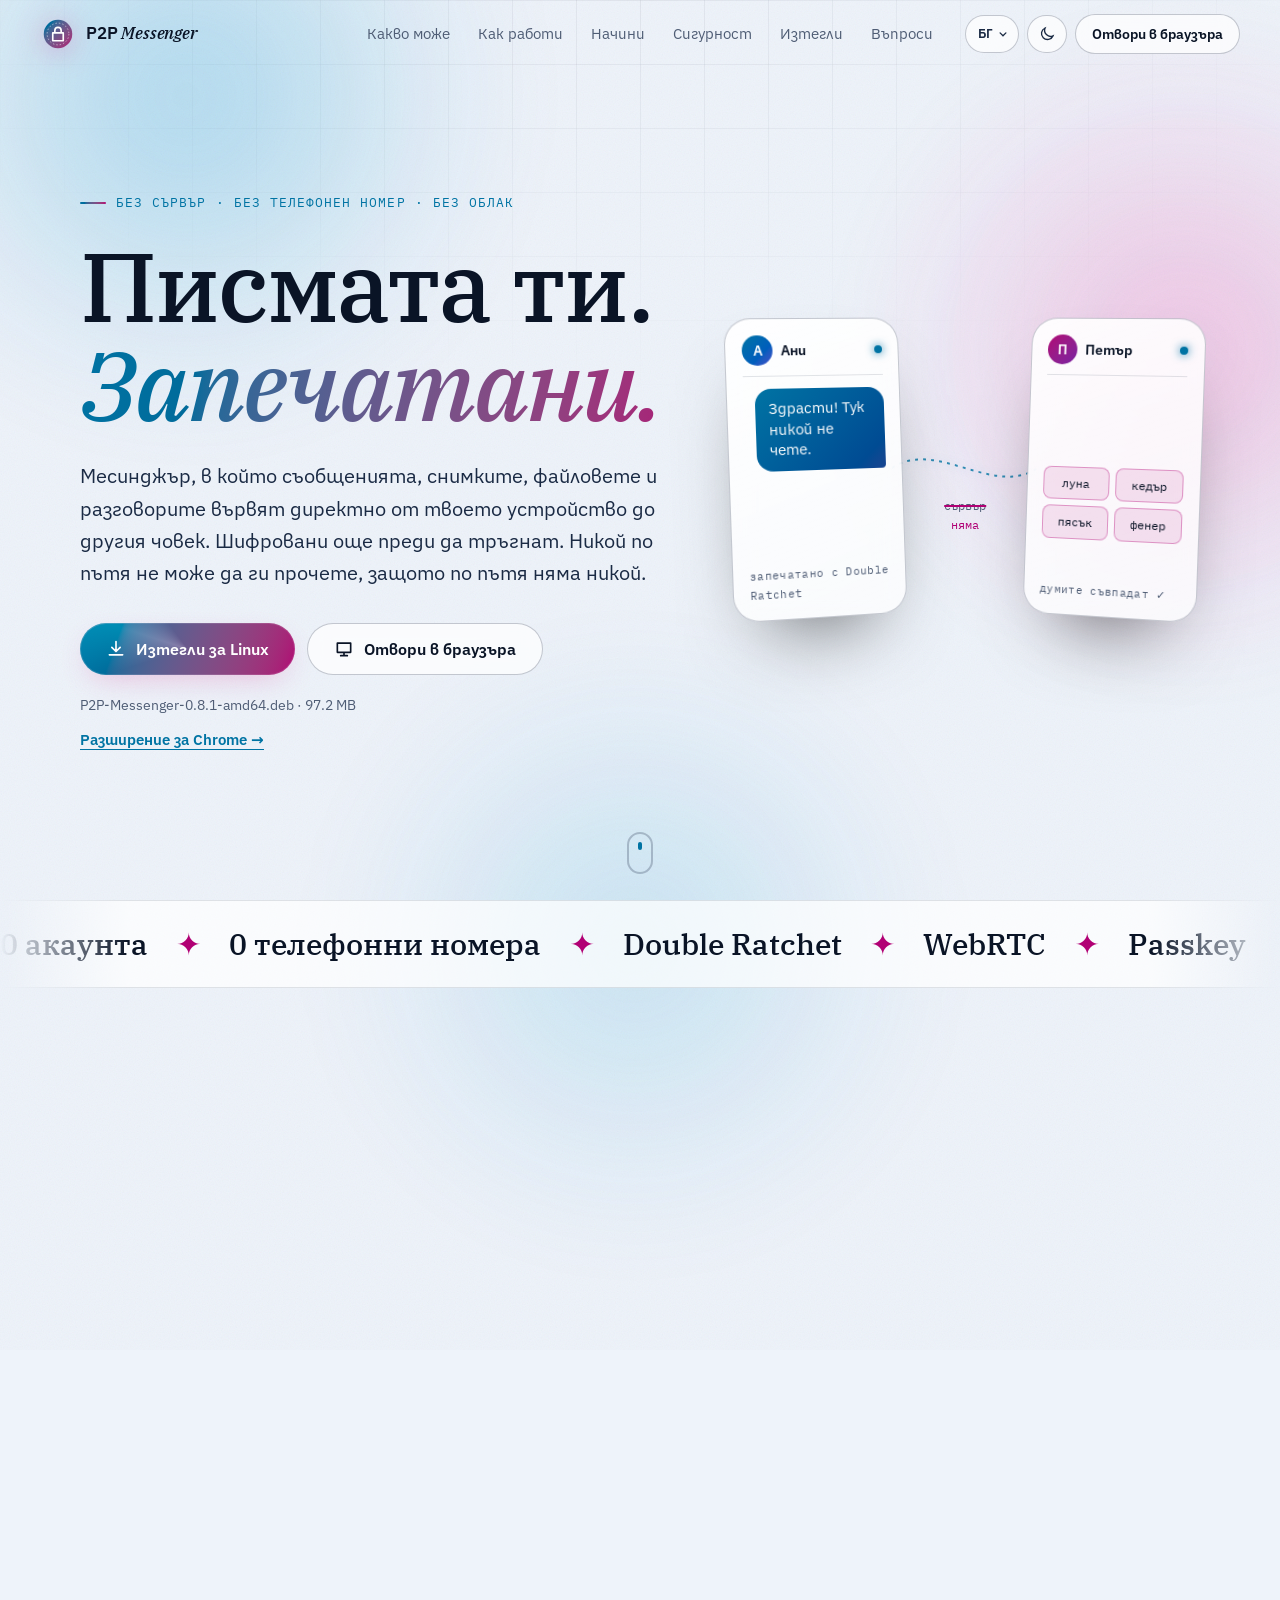
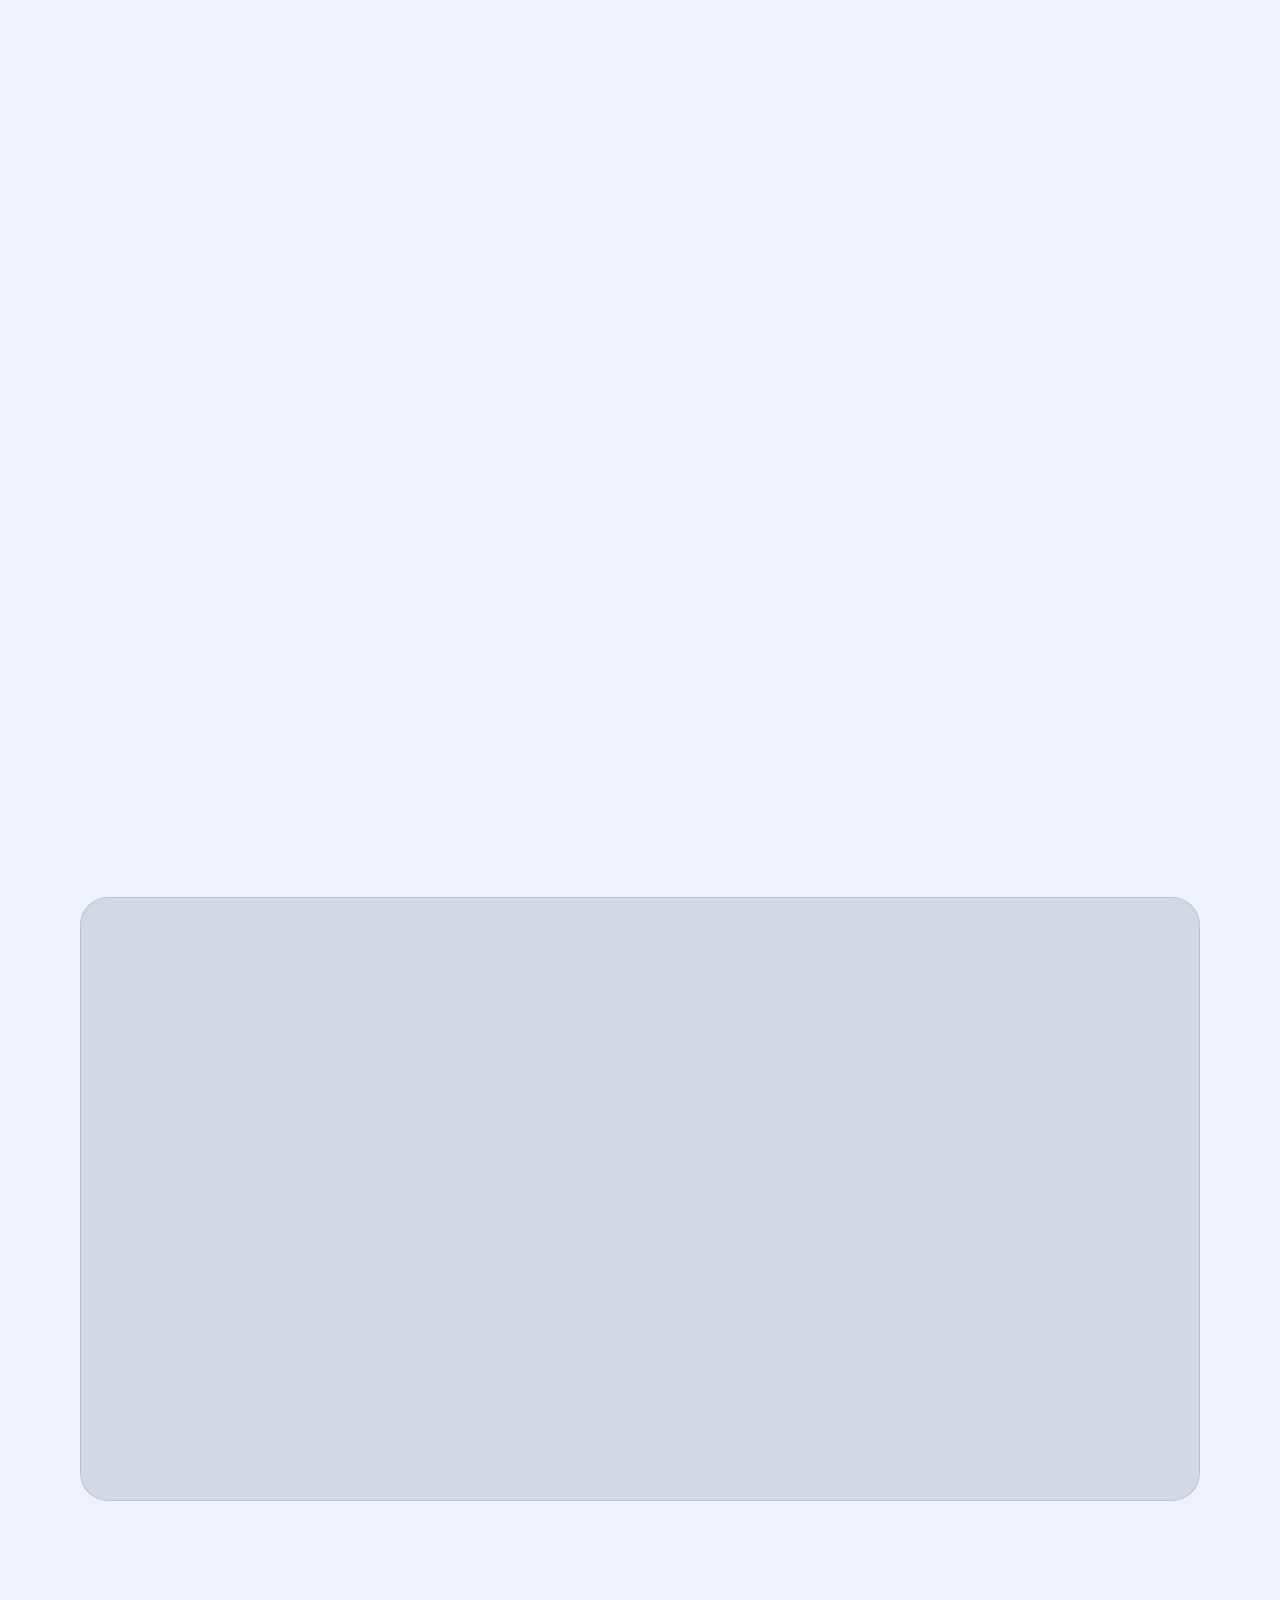
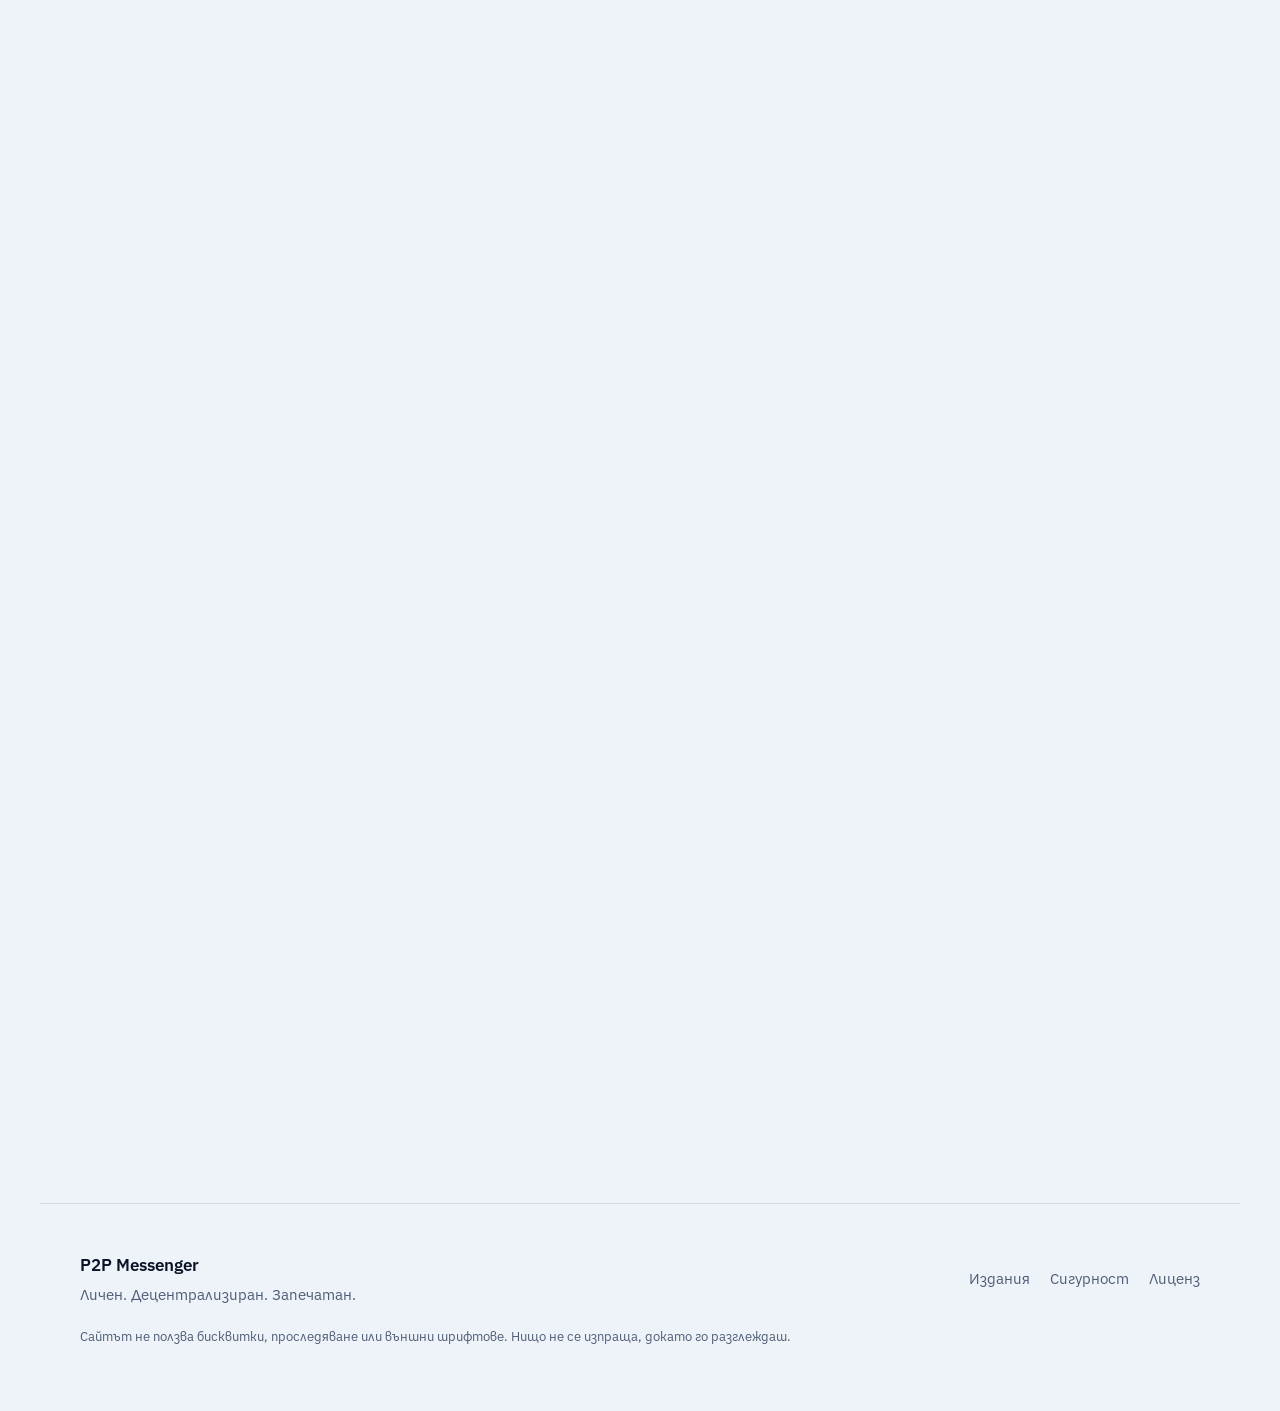
<file: index.html>
<!DOCTYPE html><html lang="bg" data-theme="auto" data-root="" data-lang="bg" data-langs="bg en es pt fr de ru zh"><head>
    <meta charset="utf-8">
    <meta name="viewport" content="width=device-width, initial-scale=1, viewport-fit=cover">
    <meta http-equiv="Content-Security-Policy" content="default-src 'self'; script-src 'self'; style-src 'self'; img-src 'self' data:; font-src 'self'; connect-src 'self'; object-src 'none'; base-uri 'self'; form-action 'none'; frame-src 'none'; worker-src 'self'; manifest-src 'self'">
    <meta name="referrer" content="strict-origin-when-cross-origin">
    <title>Месинджър без телефонен номер и без сървър · P2P Messenger</title>
    <meta name="description" content="Пиши, говори и пращай файлове без номер, имейл и облак. Директно и шифровано. Windows, Linux, Android, iPhone и браузър.">
    <meta name="theme-color" content="#0b1220">
    <meta property="og:title" content="P2P Messenger · Писмата ти. Запечатани.">
    <meta property="og:description" content="Без сървър, без телефон, без облак. Директно и шифровано от край до край.">
    <meta property="og:type" content="website">
    <meta property="og:site_name" content="P2P Messenger">
    <meta property="og:locale" content="bg_BG">
    <meta name="twitter:card" content="summary_large_image">
    <link rel="icon" type="image/png" href="icons/icon-192.png">
    <link rel="apple-touch-icon" href="icons/icon-192.png">
    <link rel="preload" href="fonts/ibm-plex-serif-cyrillic-500-italic.woff2" as="font" type="font/woff2" crossorigin="">
    <link rel="stylesheet" href="site.css">
    <!-- Installed app or an old link to the app: straight to the messenger, before anything is drawn. -->
    <script src="boot.js"></script>
    <script type="module" src="site.js"></script>
  <link rel="canonical" href="https://dyrakarmy.online/"><link rel="alternate" hreflang="bg" href="https://dyrakarmy.online/"><link rel="alternate" hreflang="en" href="https://dyrakarmy.online/en/"><link rel="alternate" hreflang="es" href="https://dyrakarmy.online/es/"><link rel="alternate" hreflang="pt-BR" href="https://dyrakarmy.online/pt/"><link rel="alternate" hreflang="fr" href="https://dyrakarmy.online/fr/"><link rel="alternate" hreflang="de" href="https://dyrakarmy.online/de/"><link rel="alternate" hreflang="ru" href="https://dyrakarmy.online/ru/"><link rel="alternate" hreflang="zh-Hans" href="https://dyrakarmy.online/zh/"><link rel="alternate" hreflang="x-default" href="https://dyrakarmy.online/"><meta property="og:url" content="https://dyrakarmy.online/"><meta property="og:image" content="https://dyrakarmy.online/og-bg.png"><meta property="og:image:width" content="1200"><meta property="og:image:height" content="630"><meta property="og:image:alt" content="P2P Messenger · Писмата ти. Запечатани."><meta property="og:locale:alternate" content="en_US"><meta property="og:locale:alternate" content="es_ES"><meta property="og:locale:alternate" content="pt_BR"><meta property="og:locale:alternate" content="fr_FR"><meta property="og:locale:alternate" content="de_DE"><meta property="og:locale:alternate" content="ru_RU"><meta property="og:locale:alternate" content="zh_CN"><script type="application/ld+json">[{"@context":"https://schema.org","@type":"SoftwareApplication","name":"P2P Messenger","applicationCategory":"CommunicationApplication","operatingSystem":"Windows, Linux, Android, iOS, Web","description":"Пиши, говори и пращай файлове без номер, имейл и облак. Директно и шифровано. Windows, Linux, Android, iPhone и браузър.","inLanguage":"bg","offers":{"@type":"Offer","price":"0","priceCurrency":"EUR"},"url":"https://dyrakarmy.online/","image":"https://dyrakarmy.online/og-bg.png"},{"@context":"https://schema.org","@type":"FAQPage","inLanguage":"bg","mainEntity":[{"@type":"Question","name":"Наистина ли няма сървър?","acceptedAnswer":{"@type":"Answer","text":"За съобщенията и файловете – няма. Те вървят директно. Малък сървър се ползва само за „стая“, когато сте далеч и не можете да сканирате QR: за 10 минути той препраща шифровани кадри, които не може да прочете. Публични STUN сървъри помагат на двете устройства да се намерят, без да виждат съдържание."}},{"@type":"Question","name":"Какво става, ако загубя телефона?","acceptedAnswer":{"@type":"Answer","text":"С 12-те думи възстановяваш профила на ново устройство. Затова ги запиши на хартия. Без тях никой не може да го възстанови, включително ние."}},{"@type":"Question","name":"Трябва ли двамата да сме онлайн?","acceptedAnswer":{"@type":"Answer","text":"Да. Понеже няма сървър, който да пази съобщенията, те се доставят, когато и двамата сте свързани. Това е цената на това никой да не ги пази вместо вас."}},{"@type":"Question","name":"Защо понякога не се свързва?","acceptedAnswer":{"@type":"Answer","text":"Някои мобилни мрежи блокират директните връзки. Пробвайте една Wi‑Fi мрежа за първото свързване или добавете свой TURN сървър в настройките. Чужд сървър по подразбиране не ползваме."}},{"@type":"Question","name":"Колко струва?","acceptedAnswer":{"@type":"Answer","text":"Нищо. Няма реклами, няма абонамент, няма акаунт, който да се продава."}},{"@type":"Question","name":"Безопасно ли е да сваля .exe или .apk отвън?","acceptedAnswer":{"@type":"Answer","text":"Файловете се правят автоматично в GitHub от изходния код. До всеки има SHA-256 сума, а изданията имат подписан SBOM. Ако сумата съвпада, файлът е точно този, който е билднат."}}]}]</script></head>
  <body>
    <a class="skip" href="#main" data-i18n="skip">Към съдържанието</a>

    <!-- living background: two aurora fields that follow the palette, a star grid and film grain -->
    <div class="aurora" aria-hidden="true">
      <span class="blob b1"></span><span class="blob b2"></span><span class="blob b3"></span>
    </div>
    <div class="grid-bg" aria-hidden="true"></div>
    <div class="grain" aria-hidden="true"></div>
    <div class="progress" aria-hidden="true"><span></span></div>

    <header class="bar" id="top">
      <a class="brand" href="#top" aria-label="P2P Messenger">
        <span class="seal" aria-hidden="true">
          <svg viewBox="0 0 48 48"><defs><linearGradient id="sealg" x1="0" y1="0" x2="1" y2="1"><stop offset="0" stop-color="var(--a)"></stop><stop offset="1" stop-color="var(--b)"></stop></linearGradient></defs><circle cx="24" cy="24" r="19" fill="url(#sealg)"></circle><circle cx="24" cy="24" r="14.5" fill="none" stroke="rgba(255,255,255,.55)" stroke-width="1.2" stroke-dasharray="2 2.6"></circle><path d="M17 22.5h14v10.5H17z M19.8 22.5v-3.2a4.2 4.2 0 0 1 8.4 0v3.2" fill="none" stroke="#fff" stroke-width="2.2" stroke-linejoin="round"></path></svg>
        </span>
        <span class="brand-name">P2P <em>Messenger</em></span>
      </a>
      <nav class="nav" aria-label="Основно меню" data-i18n-aria="navLabel">
        <a href="#features" data-i18n="navFeatures">Какво може</a>
        <a href="#how" data-i18n="navHow">Как работи</a>
        <a href="#connect" data-i18n="navConnect">Начини</a>
        <a href="#security" data-i18n="navSecurity">Сигурност</a>
        <a href="#download" data-i18n="navDownload">Изтегли</a>
        <a href="#faq" data-i18n="navFaq">Въпроси</a>
      </nav>
      <div class="bar-tools">
        <details class="langs" data-langs-menu="">
          <summary class="chip lang" aria-label="Език" data-i18n-aria="langLabel"><span data-lang-current="">БГ</span><svg viewBox="0 0 24 24" aria-hidden="true"><path d="m7 10 5 5 5-5"></path></svg></summary>
          <!-- written again for every page by scripts/site/build.mjs from site/locales.js -->
          <ul class="lang-list" data-lang-list="">
            <li><a href="./" hreflang="bg" lang="bg" data-code="bg" aria-current="page">Български</a></li>
            <li><a href="en/" hreflang="en" lang="en" data-code="en">English</a></li>
            <li><a href="es/" hreflang="es" lang="es" data-code="es">Español</a></li>
            <li><a href="pt/" hreflang="pt-BR" lang="pt-BR" data-code="pt">Português (Brasil)</a></li>
            <li><a href="fr/" hreflang="fr" lang="fr" data-code="fr">Français</a></li>
            <li><a href="de/" hreflang="de" lang="de" data-code="de">Deutsch</a></li>
            <li><a href="ru/" hreflang="ru" lang="ru" data-code="ru">Русский</a></li>
            <li><a href="zh/" hreflang="zh-Hans" lang="zh-Hans" data-code="zh">简体中文</a></li>
          </ul>
        </details>
        <button class="chip theme" type="button" data-theme-toggle="" aria-label="Светла или тъмна тема" data-i18n-aria="themeLabel">
          <svg viewBox="0 0 24 24" aria-hidden="true"><path class="sun" d="M12 4V2m0 20v-2m8-8h2M2 12h2m13.7-5.7 1.4-1.4M4.9 19.1l1.4-1.4m11.4 0 1.4 1.4M4.9 4.9l1.4 1.4M12 7a5 5 0 1 0 0 10 5 5 0 0 0 0-10z"></path><path class="moon" d="M20 14.5A8 8 0 0 1 9.5 4a8 8 0 1 0 10.5 10.5z"></path></svg>
        </button>
        <a class="btn btn-ghost bar-open" href="app/" data-i18n="openApp">Отвори в браузъра</a>
        <button class="burger" type="button" aria-expanded="false" aria-controls="menu" data-menu-toggle="" aria-label="Меню" data-i18n-aria="menuLabel">
          <span></span><span></span><span></span>
        </button>
      </div>
    </header>

    <!-- full-screen menu (phones, and the "Меню" button on any size) -->
    <div class="menu" id="menu" hidden="">
      <nav aria-label="Меню" data-i18n-aria="menuLabel">
        <a href="#features"><small>01</small><span data-i18n="navFeatures">Какво може</span></a>
        <a href="#how"><small>02</small><span data-i18n="navHow">Как работи</span></a>
        <a href="#connect"><small>03</small><span data-i18n="navConnect">Начини</span></a>
        <a href="#security"><small>04</small><span data-i18n="navSecurity">Сигурност</span></a>
        <a href="#download"><small>05</small><span data-i18n="navDownload">Изтегли</span></a>
        <a href="#faq"><small>06</small><span data-i18n="navFaq">Въпроси</span></a>
      </nav>
      <div class="menu-quick">
        <p data-i18n="menuQuick">Направо към файла за</p>
        <div class="menu-os">
          <a href="#dl-windows" data-os-jump="windows">Windows</a>
          <a href="#dl-linux" data-os-jump="linux">Linux</a>
          <a href="#dl-android" data-os-jump="android">Android</a>
          <a href="#dl-ios" data-os-jump="ios">iPhone</a>
          <a href="app/" data-i18n="osWeb">Браузър</a>
        </div>
      </div>
    </div>

    <main id="main">
      <!-- ================= HERO ================= -->
      <section class="hero" data-palette="0">
        <div class="hero-copy">
          <p class="kicker reveal" data-i18n="heroKicker">Без сървър · без телефонен номер · без облак</p>
          <h1 class="reveal" data-i18n-html="heroTitle">Писмата ти.<br><em>Запечатани.</em></h1>
          <p class="lead reveal" data-i18n="heroLead">Месинджър, в който съобщенията, снимките, файловете и разговорите вървят директно от твоето устройство до другия човек. Шифровани още преди да тръгнат. Никой по пътя не може да ги прочете, защото по пътя няма никой.</p>
          <div class="cta reveal">
            <a class="btn btn-main magnet" href="#download" data-primary-download="">
              <span class="btn-glow" aria-hidden="true"></span>
              <svg viewBox="0 0 24 24" aria-hidden="true"><path d="M12 3v12m0 0-5-5m5 5 5-5M4 19h16"></path></svg>
              <span data-primary-label="" data-i18n="ctaDownload">Изтегли безплатно</span>
            </a>
            <a class="btn btn-ghost" href="app/">
              <svg viewBox="0 0 24 24" aria-hidden="true"><path d="M4 5h16v11H4zM8 20h8M12 16v4"></path></svg>
              <span data-i18n="openApp">Отвори в браузъра</span>
            </a>
          </div>
          <p class="cta-note reveal" data-primary-note="" data-i18n="ctaNote">Без акаунт · Windows, Linux, Android, iPhone и браузър</p>
          <p class="ext-link reveal"><a href="#download" data-open-tab="extension" data-i18n="extHeroLink">Разширение за Chrome →</a></p>
        </div>

        <!-- the live demo: a message is sealed, travels with nobody in between, and is opened -->
        <div class="demo reveal" aria-label="Демонстрация: съобщение се шифрова, пътува директно и се разшифрова" data-i18n-aria="demoLabel" role="img">
          <div class="device left">
            <div class="device-top"><span class="avatar a1" data-i18n="demoInitA">А</span><b data-i18n="demoA">Ани</b><i class="dot"></i></div>
            <div class="bubble out" data-demo-out="">Здрасти! Тук никой не чете. 🔒</div>
            <div class="cipher" data-demo-cipher="" aria-hidden="true"></div>
            <div class="device-foot mono" data-i18n="demoSealed">запечатано с Double Ratchet</div>
          </div>
          <div class="wire" aria-hidden="true">
            <svg viewBox="0 0 200 60" preserveAspectRatio="none"><path id="wirepath" d="M0 30 C 60 0, 140 60, 200 30"></path></svg>
            <span class="packet" data-demo-packet=""></span>
            <span class="no-server"><s data-i18n="demoServer">сървър</s><b data-i18n="demoNone">няма</b></span>
          </div>
          <div class="device right">
            <div class="device-top"><span class="avatar a2" data-i18n="demoInitB">П</span><b data-i18n="demoB">Петър</b><i class="dot"></i></div>
            <div class="bubble in" data-demo-in="" aria-live="off"></div>
            <div class="words mono" aria-hidden="true" data-i18n-html="demoWords"><span>луна</span><span>кедър</span><span>пясък</span><span>фенер</span></div>
            <div class="device-foot mono" data-i18n="demoVerified">думите съвпадат ✓</div>
          </div>
        </div>
        <a class="scroll-hint" href="#numbers" aria-label="Надолу" data-i18n-aria="scrollDown"><span></span></a>
      </section>

      <!-- ================= MARQUEE ================= -->
      <div class="marquee" aria-hidden="true">
        <div class="track" data-marquee="" data-i18n-html="marquee">
          <span>0 акаунта</span><span>✦</span><span>0 телефонни номера</span><span>✦</span><span>Double Ratchet</span><span>✦</span><span>WebRTC</span><span>✦</span><span>Passkey</span><span>✦</span><span>12 думи за възстановяване</span><span>✦</span><span>AES-GCM на устройството</span><span>✦</span><span>SHA-256 + SBOM</span><span>✦</span>
        </div>
      </div>

      <!-- ================= NUMBERS ================= -->
      <section class="numbers" id="numbers" data-palette="1" aria-label="С числа" data-i18n-aria="numbersLabel">
        <div class="stat reveal"><b data-count="0">0</b><span data-i18n="stat0">сървъра, които пазят съобщенията ти</span></div>
        <div class="stat reveal"><b data-count="100" data-suffix=" MB">100 MB</b><span data-i18n="stat1">файл директно, без облак</span></div>
        <div class="stat reveal"><b data-count="9">9</b><span data-i18n="stat2">души в шифрована група</span></div>
        <div class="stat reveal"><b data-count="12">12</b><span data-i18n="stat3">думи пазят целия ти профил</span></div>
      </section>

      <!-- ================= FEATURES ================= -->
      <section class="features" id="features" data-palette="2">
        <header class="sec-head reveal">
          <p class="kicker" data-i18n="featKicker">Какво може</p>
          <h2 data-i18n-html="featTitle">Всичко от един месинджър.<br><em>Без посредника.</em></h2>
        </header>
        <div class="bento">
          <article class="card big reveal" data-tilt="">
            <div class="card-ico"><svg viewBox="0 0 24 24"><path d="M12 2l8 4v6c0 5-3.5 8.5-8 10-4.5-1.5-8-5-8-10V6z"></path><path d="M8.5 12l2.5 2.5 4.5-5"></path></svg></div>
            <h3 data-i18n="f1t">Шифровано от край до край</h3>
            <p data-i18n="f1p">Всяко съобщение получава нов ключ (Double Ratchet). Дори някой да вземе един ключ, старите и следващите съобщения остават заключени.</p>
            <div class="card-art ratchet" aria-hidden="true"><i></i><i></i><i></i><i></i><i></i><i></i></div>
          </article>
          <article class="card reveal" data-tilt="">
            <div class="card-ico"><svg viewBox="0 0 24 24"><circle cx="8" cy="8" r="4"></circle><path d="M11 11l9 9m-4-4 2-2m-5-1 2-2"></path></svg></div>
            <h3 data-i18n="f2t">Профил без регистрация</h3>
            <p data-i18n="f2p">Passkey или парола на устройството. Без имейл, без телефон, без SMS код.</p>
          </article>
          <article class="card reveal" data-tilt="">
            <div class="card-ico"><svg viewBox="0 0 24 24"><path d="M3 3h7v7H3zM14 3h7v7h-7zM3 14h7v7H3z"></path><path d="M14 14h3v3h-3zM18 18h3v3h-3z"></path></svg></div>
            <h3 data-i18n="f3t">Седем начина да се свържете</h3>
            <p data-i18n="f3p">QR на живо, код отдалеч, Bluetooth, звук, светлина, общ приятел или покана през месинджър. Думите от кода не стигат до сървъра.</p>
          </article>
          <article class="card reveal" data-tilt="">
            <div class="card-ico"><svg viewBox="0 0 24 24"><path d="M14 3H6v18h12V7z"></path><path d="M14 3v4h4M12 10v6m-3-3 3 3 3-3"></path></svg></div>
            <h3 data-i18n="f4t">Файлове до 100 MB</h3>
            <p data-i18n="f4p">Видео, документи, музика с вграден плеър. Ако връзката прекъсне, файлът продължава оттам, докъдето е стигнал. Снимка се поставя с Ctrl+V.</p>
          </article>
          <article class="card reveal" data-tilt="">
            <div class="card-ico"><svg viewBox="0 0 24 24"><path d="M5 4h4l2 5-2.5 1.5a11 11 0 0 0 5 5L15 13l5 2v4a2 2 0 0 1-2 2A16 16 0 0 1 3 6a2 2 0 0 1 2-2"></path></svg></div>
            <h3 data-i18n="f5t">Аудио и видео разговори</h3>
            <p data-i18n="f5p">По същата директна връзка, шифровано (DTLS-SRTP). Смяна на камерата, споделяне на екрана, показател за качеството. При смяна на мрежата разговорът продължава.</p>
          </article>
          <article class="card wide reveal" data-tilt="">
            <div class="card-ico"><svg viewBox="0 0 24 24"><circle cx="9" cy="8" r="3.2"></circle><circle cx="17" cy="9" r="2.6"></circle><path d="M3 20a6 6 0 0 1 12 0M14.5 20a4.5 4.5 0 0 1 7-3.8"></path></svg></div>
            <h3 data-i18n="f6t">Групи до 9 души</h3>
            <p data-i18n="f6p">Админ, име и снимка на групата, GIF-ове. Новият член не вижда старата история, а махнатият губи достъп, дори да е офлайн.</p>
            <div class="card-art orbit" aria-hidden="true"><i></i><i></i><i></i><i></i><i></i></div>
          </article>
          <article class="card reveal" data-tilt="">
            <div class="card-ico"><svg viewBox="0 0 24 24"><path d="M4 7h16M4 12h16M4 17h10"></path></svg></div>
            <h3 data-i18n="f7t">12 думи и си обратно</h3>
            <p data-i18n="f7p">Записваш ги веднъж. На ново устройство профилът се връща с тях.</p>
          </article>
          <article class="card reveal" data-tilt="">
            <div class="card-ico"><svg viewBox="0 0 24 24"><rect x="3" y="4" width="11" height="16" rx="2"></rect><rect x="15" y="8" width="6" height="12" rx="1.5"></rect><path d="M8 17h1"></path></svg></div>
            <h3 data-i18n="f8t">Местене на ново устройство</h3>
            <p data-i18n="f8p">Сканираш QR от стария телефон и профилът ти се пренася шифровано.</p>
          </article>
          <article class="card wide reveal" data-tilt="">
            <div class="card-ico"><svg viewBox="0 0 24 24"><circle cx="12" cy="13" r="8"></circle><path d="M12 9v4l2.5 2.5M9.5 2.5h5"></path></svg></div>
            <h3 data-i18n="f9t">Изчезващи съобщения</h3>
            <p data-i18n="f9p">Таймер за всеки чат: 5 минути, час, ден или седмица. Съобщенията и файловете изчезват и от двата телефона.</p>
          </article>
          <article class="card wide reveal" data-tilt="">
            <div class="card-ico"><svg viewBox="0 0 24 24"><rect x="5" y="10" width="14" height="11" rx="2"></rect><path d="M8 10V7a4 4 0 0 1 8 0v3M12 14v3"></path></svg></div>
            <h3 data-i18n="f10t">Заключване и бутон за паника</h3>
            <p data-i18n="f10p">Приложението се заключва само след избрано време или във фона. Едно потвърждение изтрива профила, контактите и историята от устройството.</p>
          </article>
          <article class="card wide reveal" data-tilt="">
            <div class="card-ico"><svg viewBox="0 0 24 24"><circle cx="11" cy="11" r="6.5"></circle><path d="M16 16l5 5M8.5 11h5M11 8.5v5"></path></svg></div>
            <h3 data-i18n="f11t">Намирате се отново</h3>
            <p data-i18n="f11p">По избор: познат контакт се свързва без нов QR. Публични Nostr релета пренасят само шифрован текст под тема, сменяна на 15 минути. Изключено по подразбиране.</p>
          </article>
          <article class="card wide reveal" data-tilt="">
            <div class="card-ico"><svg viewBox="0 0 24 24"><path d="M6 3h9l4 4v14H6z"></path><path d="M15 3v4h4M9 12h7M9 16h7"></path></svg></div>
            <h3 data-i18n="f12t">Отворен протокол</h3>
            <p data-i18n="f12p">Публична спецификация на протокола и модел на заплахите, с това от какво не пазим. Уязвимости се докладват поверително, с разкриване до 90 дни.</p>
          </article>
        </div>
      </section>

      <!-- ================= HOW ================= -->
      <section class="how" id="how" data-palette="3">
        <header class="sec-head reveal">
          <p class="kicker" data-i18n="howKicker">Как работи</p>
          <h2 data-i18n-html="howTitle">Три стъпки.<br><em>Нула акаунти.</em></h2>
        </header>
        <ol class="steps">
          <li class="step reveal">
            <span class="step-n">1</span>
            <h3 data-i18n="s1t">Създай профил</h3>
            <p data-i18n="s1p">Едно натискане. Ключовете се правят на твоето устройство и не го напускат. Записваш 12-те думи.</p>
          </li>
          <li class="step reveal">
            <span class="step-n">2</span>
            <h3 data-i18n="s2t">Свържи се</h3>
            <p data-i18n="s2p">Свържи се по един от седем начина: QR, код, Bluetooth, звук, светлина, общ приятел или покана. Връзката между двете устройства е директна (WebRTC).</p>
          </li>
          <li class="step reveal">
            <span class="step-n">3</span>
            <h3 data-i18n="s3t">Сравнете думите</h3>
            <p data-i18n="s3p">Двамата виждате едни и същи думи. Ако съвпадат, никой не стои по средата. Готово, пишете си.</p>
          </li>
        </ol>
        <div class="versus reveal">
          <div class="vs-col old">
            <p class="vs-h" data-i18n="vsOld">Обикновен месинджър</p>
            <div class="vs-diagram" aria-hidden="true"><span class="node">📱</span><span class="line"></span><span class="node srv">🗄️</span><span class="line"></span><span class="node">📱</span></div>
            <ul>
              <li data-i18n="vsOld1">акаунт с телефонен номер</li>
              <li data-i18n="vsOld2">съобщенията минават през сървъра им</li>
              <li data-i18n="vsOld3">кой с кого и кога остава при тях</li>
            </ul>
          </div>
          <div class="vs-col new">
            <p class="vs-h" data-i18n="vsNew">P2P Messenger</p>
            <div class="vs-diagram" aria-hidden="true"><span class="node">📱</span><span class="line live"></span><span class="node">📱</span></div>
            <ul>
              <li data-i18n="vsNew1">без номер и без имейл</li>
              <li data-i18n="vsNew2">директно от устройство до устройство</li>
              <li data-i18n="vsNew3">историята е само при вас, шифрована</li>
            </ul>
          </div>
        </div>
      </section>

      <!-- ================= CONNECT: seven ways ================= -->
      <section class="connect" id="connect" data-palette="8">
        <header class="sec-head reveal">
          <p class="kicker" data-i18n="connKicker">Начини за свързване</p>
          <h2 data-i18n-html="connTitle">Седем начина да се свържете.<br><em>Изберете своя.</em></h2>
          <p class="sec-lead" data-i18n="connLead">Всеки начин носи поканата по различен път. След свързването, и при седемте, сравнявате едни и същи 12 думи за сигурност: ако съвпадат, никой не стои по средата.</p>
        </header>
        <div class="ways">
          <article class="card way reveal" data-tilt="" data-way="qr">
            <div class="way-art" aria-hidden="true">
              <svg class="art" viewBox="0 0 240 120" focusable="false">
                <g class="ph"><rect x="52" y="14" width="44" height="88" rx="9"></rect><rect class="scr" x="57" y="24" width="34" height="68" rx="4"></rect></g>
                <g class="ph"><rect x="144" y="14" width="44" height="88" rx="9"></rect><rect class="scr" x="149" y="24" width="34" height="68" rx="4"></rect></g>
                <g class="qr an qr-l"><rect x="63" y="46" width="8" height="8"></rect><rect x="73" y="46" width="8" height="8"></rect><rect x="63" y="56" width="8" height="8"></rect><rect x="73" y="66" width="8" height="8"></rect><rect x="63" y="66" width="8" height="8"></rect><rect x="73" y="56" width="8" height="8" class="dim"></rect></g>
                <g class="qr an qr-r"><rect x="155" y="46" width="8" height="8"></rect><rect x="165" y="56" width="8" height="8"></rect><rect x="155" y="56" width="8" height="8" class="dim"></rect><rect x="165" y="46" width="8" height="8"></rect><rect x="155" y="66" width="8" height="8"></rect><rect x="165" y="66" width="8" height="8" class="dim"></rect></g>
                <rect class="scan an" x="60" y="40" width="28" height="2.5" rx="1.2"></rect>
                <rect class="scan scan-r an" x="152" y="40" width="28" height="2.5" rx="1.2"></rect>
                <g class="ok an"><circle cx="120" cy="58" r="12"></circle><path d="M114 58.5l4.2 4.2 7.8-8.4"></path></g>
              </svg>
            </div>
            <span class="way-n mono" aria-hidden="true">01</span>
            <h3 data-i18n="w1t">QR лице в лице</h3>
            <p data-i18n="w1p">Двата телефона си показват и сканират QR кодове. Поканата е подписан текст в самия код, затова изобщо няма сървър (локален режим).</p>
            <p class="way-when"><b data-i18n="wayWhen">Подходящо, когато</b> <span data-i18n="w1w">сте на едно място.</span></p>
          </article>

          <article class="card way reveal" data-tilt="" data-way="code">
            <div class="way-art" aria-hidden="true">
              <svg class="art" viewBox="0 0 240 120" focusable="false">
                <path class="arc" d="M38 104 Q120 124 202 104"></path>
                <circle class="say an" cx="79" cy="111.5" r="3.6"></circle><circle class="say an" cx="120" cy="114" r="3.6"></circle><circle class="say an" cx="161" cy="111.5" r="3.6"></circle>
                <g class="ph"><rect x="16" y="10" width="44" height="86" rx="9"></rect><rect class="scr" x="21" y="20" width="34" height="66" rx="4"></rect></g>
                <g class="ph"><rect x="180" y="10" width="44" height="86" rx="9"></rect><rect class="scr" x="185" y="20" width="34" height="66" rx="4"></rect></g>
                <g class="chips"><rect class="cd an" x="92" y="12" width="8" height="11" rx="2"></rect><rect class="cd an" x="104" y="12" width="8" height="11" rx="2"></rect><rect class="cd an" x="116" y="12" width="8" height="11" rx="2"></rect><rect class="cd an" x="128" y="12" width="8" height="11" rx="2"></rect><rect class="cd an" x="140" y="12" width="8" height="11" rx="2"></rect></g>
                <g class="box"><rect x="102" y="38" width="36" height="34" rx="7"></rect><path d="M110 50h20M110 58h20M110 66h12"></path></g>
                <rect class="pkt an" x="64" y="49" width="15" height="11" rx="3"></rect>
              </svg>
            </div>
            <span class="way-n mono" aria-hidden="true">02</span>
            <h3 data-i18n="w2t">Кратък код от разстояние</h3>
            <p data-i18n="w2p">Единият отваря стая и по телефона казва код от 5 знака и 3 думи. Сървърът вижда само номера на стаята и шифрован текст; ключът идва от думите (CPace PAKE).</p>
            <p class="way-when"><b data-i18n="wayWhen">Подходящо, когато</b> <span data-i18n="w2w">сте далеч, но можете да си говорите.</span></p>
          </article>

          <article class="card way reveal" data-tilt="" data-way="ble">
            <div class="way-art" aria-hidden="true">
              <svg class="art" viewBox="0 0 240 120" focusable="false">
                <circle class="ring an" cx="120" cy="58" r="14"></circle><circle class="ring r2 an" cx="120" cy="58" r="14"></circle><circle class="ring r3 an" cx="120" cy="58" r="14"></circle>
                <g class="ph"><rect x="52" y="14" width="44" height="88" rx="9"></rect><rect class="scr" x="57" y="24" width="34" height="68" rx="4"></rect></g>
                <g class="ph"><rect x="144" y="14" width="44" height="88" rx="9"></rect><rect class="scr" x="149" y="24" width="34" height="68" rx="4"></rect></g>
                <g class="bt an"><circle cx="120" cy="58" r="15"></circle><path d="M114 52l12 12-6 5V47l6 5-12 12"></path></g>
                <circle class="blip an" cx="74" cy="58" r="4"></circle><circle class="blip b2 an" cx="166" cy="58" r="4"></circle>
              </svg>
            </div>
            <span class="way-n mono" aria-hidden="true">03</span>
            <h3 data-i18n="w3t">Bluetooth</h3>
            <p data-i18n="w3p">Телефоните един до друг си подават поканата по Bluetooth Low Energy. Само в приложението за Android и iPhone, не в браузъра.</p>
            <p class="way-when"><b data-i18n="wayWhen">Подходящо, когато</b> <span data-i18n="w3w">сте близо един до друг и не искате да сканирате.</span></p>
          </article>

          <article class="card way reveal" data-tilt="" data-way="sound">
            <div class="way-art" aria-hidden="true">
              <svg class="art" viewBox="0 0 240 120" focusable="false">
                <g class="ph"><rect x="30" y="14" width="44" height="88" rx="9"></rect><rect class="scr" x="35" y="24" width="34" height="68" rx="4"></rect></g>
                <g class="ph"><rect x="166" y="14" width="44" height="88" rx="9"></rect><rect class="scr" x="171" y="24" width="34" height="68" rx="4"></rect></g>
                <g class="qr"><rect x="41" y="44" width="8" height="8"></rect><rect x="51" y="44" width="8" height="8"></rect><rect x="41" y="54" width="8" height="8"></rect><rect x="51" y="64" width="8" height="8"></rect><rect x="41" y="64" width="8" height="8"></rect><rect x="51" y="54" width="8" height="8" class="dim"></rect></g>
                <circle class="mic an" cx="52" cy="82" r="3.2"></circle>
                <g class="eq"><rect class="eqb an" x="175" y="54" width="3.4" height="14" rx="1.7"></rect><rect class="eqb b2 an" x="181" y="54" width="3.4" height="14" rx="1.7"></rect><rect class="eqb b3 an" x="187" y="54" width="3.4" height="14" rx="1.7"></rect><rect class="eqb b4 an" x="193" y="54" width="3.4" height="14" rx="1.7"></rect><rect class="eqb b5 an" x="199" y="54" width="3.4" height="14" rx="1.7"></rect></g>
                <path class="wave an" d="M156 46q-9 12 0 24"></path><path class="wave w2 an" d="M156 46q-9 12 0 24"></path><path class="wave w3 an" d="M156 46q-9 12 0 24"></path>
              </svg>
            </div>
            <span class="way-n mono" aria-hidden="true">04</span>
            <span class="way-new" data-i18n="wayNew">Ново</span>
            <h3 data-i18n="w4t">QR + звук</h3>
            <p data-i18n="w4p">Единият телефон показва QR, другият отговаря с кратък звук (около 15 секунди) през говорителя, а първият го слуша с микрофона. Няма втори код за сканиране.</p>
            <p class="way-when"><b data-i18n="wayWhen">Подходящо, когато</b> <span data-i18n="w4w">сте заедно на сравнително тихо място.</span></p>
          </article>

          <article class="card way reveal" data-tilt="" data-way="light">
            <div class="way-art" aria-hidden="true">
              <svg class="art" viewBox="0 0 240 120" focusable="false">
                <g class="ph"><rect x="30" y="14" width="44" height="88" rx="9"></rect><rect class="scr" x="35" y="24" width="34" height="68" rx="4"></rect></g>
                <g class="ph"><rect x="166" y="14" width="44" height="88" rx="9"></rect><rect class="scr" x="171" y="24" width="34" height="68" rx="4"></rect></g>
                <g class="cells"><rect class="lc c1 an" x="36.4" y="45" width="6" height="6" rx="1.4"></rect><rect class="lc c2 an" x="44.8" y="45" width="6" height="6" rx="1.4"></rect><rect class="lc c3 an" x="53.2" y="45" width="6" height="6" rx="1.4"></rect><rect class="lc c2 an" x="61.6" y="45" width="6" height="6" rx="1.4"></rect><rect class="lc c3 an" x="36.4" y="53.4" width="6" height="6" rx="1.4"></rect><rect class="lc c1 an" x="44.8" y="53.4" width="6" height="6" rx="1.4"></rect><rect class="lc c2 an" x="53.2" y="53.4" width="6" height="6" rx="1.4"></rect><rect class="lc c1 an" x="61.6" y="53.4" width="6" height="6" rx="1.4"></rect><rect class="lc c2 an" x="36.4" y="61.8" width="6" height="6" rx="1.4"></rect><rect class="lc c3 an" x="44.8" y="61.8" width="6" height="6" rx="1.4"></rect><rect class="lc c1 an" x="53.2" y="61.8" width="6" height="6" rx="1.4"></rect><rect class="lc c3 an" x="61.6" y="61.8" width="6" height="6" rx="1.4"></rect><rect class="lc c1 an" x="36.4" y="70.2" width="6" height="6" rx="1.4"></rect><rect class="lc c2 an" x="44.8" y="70.2" width="6" height="6" rx="1.4"></rect><rect class="lc c3 an" x="53.2" y="70.2" width="6" height="6" rx="1.4"></rect><rect class="lc c2 an" x="61.6" y="70.2" width="6" height="6" rx="1.4"></rect></g>
                <path class="ray an" d="M80 48L158 38"></path><path class="ray r2 an" d="M80 58H158"></path><path class="ray r3 an" d="M80 68L158 78"></path>
                <g class="vf an"><path d="M176 40v-6h6M200 34h6v6M206 78v6h-6M182 84h-6v-6"></path><circle cx="191" cy="59" r="3.4"></circle></g>
                <circle class="lens" cx="188" cy="19" r="1.8"></circle>
              </svg>
            </div>
            <span class="way-n mono" aria-hidden="true">05</span>
            <span class="way-new" data-i18n="wayNew">Ново</span>
            <h3 data-i18n="w7t">QR + светлина</h3>
            <p data-i18n="w7p">Единият телефон показва QR, другият го сканира и в отговор показва на екрана си бавна анимация от цветни квадратчета (5–8 секунди), която първият чете с камерата. Най-много 3 смени в секунда, без червено, с предупреждение преди началото.</p>
            <p class="way-when"><b data-i18n="wayWhen">Подходящо, когато</b> <span data-i18n="w7w">сте заедно, но е шумно.</span></p>
          </article>

          <article class="card way reveal" data-tilt="" data-way="friend">
            <div class="way-art" aria-hidden="true">
              <svg class="art" viewBox="0 0 240 120" focusable="false">
                <path class="ln l1 an" d="M120 36L58 86"></path><path class="ln l2 an" d="M120 36L182 86"></path>
                <path class="ln dash l3 an" d="M70 92H170"></path>
                <circle class="pdot d1 an" cx="120" cy="36" r="4.5"></circle><circle class="pdot d2 an" cx="120" cy="36" r="4.5"></circle>
                <g class="who"><circle cx="120" cy="26" r="15"></circle><circle class="hd" cx="120" cy="22" r="4.6"></circle><path class="sh" d="M111 35a9 8 0 0 1 18 0"></path></g>
                <g class="who"><circle cx="50" cy="92" r="15"></circle><circle class="hd" cx="50" cy="88" r="4.6"></circle><path class="sh" d="M41 101a9 8 0 0 1 18 0"></path></g>
                <g class="who"><circle cx="190" cy="92" r="15"></circle><circle class="hd" cx="190" cy="88" r="4.6"></circle><path class="sh" d="M181 101a9 8 0 0 1 18 0"></path></g>
                <g class="ok an"><circle cx="120" cy="92" r="9"></circle><path d="M115.5 92.2l3.1 3.1 5.9-6.3"></path></g>
              </svg>
            </div>
            <span class="way-n mono" aria-hidden="true">06</span>
            <span class="way-new" data-i18n="wayNew">Ново</span>
            <h3 data-i18n="w5t">Чрез общ приятел</h3>
            <p data-i18n="w5p">Контакт, когото и двамата познавате, ви запознава. Всичко е директно между вас, и двамата трябва да приемете, а приятелят не може да се представи за друг.</p>
            <p class="way-when"><b data-i18n="wayWhen">Подходящо, когато</b> <span data-i18n="w5w">имате общ приятел, на когото вече вярвате.</span></p>
          </article>

          <article class="card way reveal" data-tilt="" data-way="relay">
            <div class="way-art" aria-hidden="true">
              <svg class="art" viewBox="0 0 240 120" focusable="false">
                <path class="arc" d="M40 62Q120 8 200 62"></path>
                <g class="ph"><rect x="16" y="14" width="44" height="88" rx="9"></rect><rect class="scr" x="21" y="24" width="34" height="68" rx="4"></rect></g>
                <g class="ph"><rect x="180" y="14" width="44" height="88" rx="9"></rect><rect class="scr" x="185" y="24" width="34" height="68" rx="4"></rect></g>
                <g class="bub an"><path d="M90 42h60a8 8 0 0 1 8 8v22a8 8 0 0 1-8 8h-44l-10 9v-9h-6a8 8 0 0 1-8-8V50a8 8 0 0 1 8-8z"></path><path class="tx" d="M98 54h44M98 62h30M98 70h38"></path></g>
                <path class="plane an" d="M54 52l18 7-18 7 4-7z"></path>
              </svg>
            </div>
            <span class="way-n mono" aria-hidden="true">07</span>
            <h3 data-i18n="w6t">Telegram бот или копирана покана</h3>
            <p data-i18n="w6p">Подписаната покана минава през Telegram бота или я копирате и поставяте във всеки месинджър. Каналът вижда поканата, но подмяна се издава при сравняването на думите.</p>
            <p class="way-when"><b data-i18n="wayWhen">Подходящо, когато</b> <span data-i18n="w6w">сте далеч и не можете да си говорите.</span></p>
          </article>
        </div>
      </section>

      <!-- ================= VIDEO TUTORIALS ================= -->
      <section class="videos" id="videos" data-palette="8">
        <header class="sec-head reveal">
          <p class="kicker" data-i18n="vidKicker">Видео уроци</p>
          <h2 data-i18n-html="vidTitle">Всеки начин за свързване,<br><em>стъпка по стъпка.</em></h2>
          <p class="sec-lead" data-i18n="vidLead">Седем кратки клипа, около половин минута всеки. Без звук: текстът е в самия кадър.</p>
        </header>
        <div class="vids">
          <figure class="card vid reveal">
            <video controls="" preload="none" playsinline="" width="720" height="616" poster="assets/tutorial-qr-bg.jpg" src="assets/tutorial-qr-bg.mp4" data-tutorial="qr"></video>
            <figcaption><span class="way-n mono" aria-hidden="true">01</span> <span data-i18n="w1t">QR лице в лице</span></figcaption>
          </figure>
          <figure class="card vid reveal">
            <video controls="" preload="none" playsinline="" width="720" height="616" poster="assets/tutorial-short-code-bg.jpg" src="assets/tutorial-short-code-bg.mp4" data-tutorial="short-code"></video>
            <figcaption><span class="way-n mono" aria-hidden="true">02</span> <span data-i18n="w2t">Кратък код от разстояние</span></figcaption>
          </figure>
          <figure class="card vid reveal">
            <video controls="" preload="none" playsinline="" width="720" height="616" poster="assets/tutorial-bluetooth-bg.jpg" src="assets/tutorial-bluetooth-bg.mp4" data-tutorial="bluetooth"></video>
            <figcaption><span class="way-n mono" aria-hidden="true">03</span> <span data-i18n="w3t">Bluetooth</span></figcaption>
          </figure>
          <figure class="card vid reveal">
            <video controls="" preload="none" playsinline="" width="720" height="616" poster="assets/tutorial-sound-bg.jpg" src="assets/tutorial-sound-bg.mp4" data-tutorial="sound"></video>
            <figcaption><span class="way-n mono" aria-hidden="true">04</span> <span data-i18n="w4t">QR + звук</span></figcaption>
          </figure>
          <figure class="card vid reveal">
            <video controls="" preload="none" playsinline="" width="720" height="616" poster="assets/tutorial-light-bg.jpg" src="assets/tutorial-light-bg.mp4" data-tutorial="light"></video>
            <figcaption><span class="way-n mono" aria-hidden="true">05</span> <span data-i18n="w7t">QR + светлина</span></figcaption>
          </figure>
          <figure class="card vid reveal">
            <video controls="" preload="none" playsinline="" width="720" height="616" poster="assets/tutorial-introduction-bg.jpg" src="assets/tutorial-introduction-bg.mp4" data-tutorial="introduction"></video>
            <figcaption><span class="way-n mono" aria-hidden="true">06</span> <span data-i18n="w5t">Чрез общ приятел</span></figcaption>
          </figure>
          <figure class="card vid reveal">
            <video controls="" preload="none" playsinline="" width="720" height="616" poster="assets/tutorial-telegram-bg.jpg" src="assets/tutorial-telegram-bg.mp4" data-tutorial="telegram"></video>
            <figcaption><span class="way-n mono" aria-hidden="true">07</span> <span data-i18n="w6t">Telegram бот или копирана покана</span></figcaption>
          </figure>
        </div>
      </section>

      <!-- ================= EXPERIMENTS ================= -->
      <section class="experiments" id="experiments" data-palette="2">
        <header class="sec-head reveal">
          <p class="kicker" data-i18n="expKicker">Експерименти</p>
          <h2 data-i18n-html="expTitle">Когато мрежата не помага.<br><em>Изключени по подразбиране.</em></h2>
          <p class="sec-lead" data-i18n="expLead">Нови пътища за съобщенията, още в проба. Включват се ръчно в настолното приложение или в Android, а шифроването остава същото.</p>
        </header>
        <div class="exps">
          <article class="card exp reveal"><h3 data-i18n="x1t">Собствено пробиване на NAT</h3><p data-i18n="x1p">Когато WebRTC не успее (два симетрични NAT), приложението пробва със свои UDP сокети, порт от рутера (UPnP, NAT-PMP, PCP) и „рожденно“ пробиване с до 256 сокета.</p></article>
          <article class="card exp reveal"><h3 data-i18n="x2t">Само през Tor</h3><p data-i18n="x2p">В настолното приложение с Tor: връзка само между две onion услуги. В поканата няма нито един IP адрес.</p></article>
          <article class="card exp reveal"><h3 data-i18n="x3t">Mesh без интернет</h3><p data-i18n="x3p">Телефони наблизо препращат шифровани пакети през Bluetooth и Wi-Fi Aware, най-много 7 скока. Кратки текстове и през LoRa (Meshtastic).</p></article>
          <article class="card exp reveal"><h3 data-i18n="x4t">NAT лаборатория</h3><p data-i18n="x4p">Всяка промяна в мрежовия код минава през истински NAT-ове в Linux: cone, restricted, symmetric, със загуба на пакети. Грешката казва защо не става.</p></article>
        </div>
      </section>

      <!-- ================= SECURITY ================= -->
      <section class="security" id="security" data-palette="4">
        <header class="sec-head reveal">
          <p class="kicker" data-i18n="secKicker">Сигурност без хвалби</p>
          <h2 data-i18n-html="secTitle">Казваме какво правим.<br><em>И какво още не.</em></h2>
        </header>
        <div class="sec-grid">
          <div class="sec-item reveal"><b data-i18n="sec1t">Подписани издания</b><p data-i18n="sec1p">Всяко издание има подписан списък на зависимостите (SBOM) и контролни суми.</p></div>
          <div class="sec-item reveal"><b data-i18n="sec2t">Повторими билдове</b><p data-i18n="sec2p">Два чисти билда от един и същи код дават еднакви файлове. Проверява се автоматично.</p></div>
          <div class="sec-item reveal"><b data-i18n="sec3t">Проверен спрямо еталон</b><p data-i18n="sec3p">Double Ratchet минава тестове срещу независима еталонна реализация. Платен външен одит още няма и ние го казваме.</p></div>
          <div class="sec-item reveal"><b data-i18n="sec4t">Сигналният сървър е сляп</b><p data-i18n="sec4p">В режим „стая“ малък Worker препраща само шифровани кадри за 10 минути. Ключът идва от трите думи (PAKE), затова той не вижда поканата, ключовете и адресите ви. Режимът с QR не ползва сървър изобщо.</p></div>
          <div class="sec-item reveal"><b data-i18n="sec5t">Шифровано и на диска</b><p data-i18n="sec5p">Историята и контактите се пазят на устройството, шифровани с AES-GCM. Ключът не излиза от него.</p></div>
          <div class="sec-item reveal"><b data-i18n="sec7t">Ако някой вземе телефона</b><p data-i18n="sec7p">Без отключване няма достъп до нищо. Бутонът за паника работи и от заключения екран. Не пази от снимка на екрана или от копие при другия човек, и не изтрива 12-те думи, ако са записани някъде.</p></div>
          <div class="sec-item reveal warn"><b data-i18n="sec6t">Честно предупреждение</b><p data-i18n="sec6p">Връзката е директна, затова някои мобилни мрежи я блокират. Тогава първото свързване мини през една Wi‑Fi мрежа или през твой собствен TURN сървър.</p></div>
        </div>
      </section>

      <!-- ================= DOWNLOAD ================= -->
      <section class="download" id="download" data-palette="5">
        <header class="sec-head reveal">
          <p class="kicker" data-i18n="dlKicker">Изтегли</p>
          <h2 data-i18n-html="dlTitle">Избери устройството.<br><em>Файлът е директно тук.</em></h2>
          <p class="sec-lead" data-i18n="dlLead">Файловете идват от изданията в GitHub. До всеки има контролна сума SHA-256.</p>
        </header>
        <div class="os-tabs reveal" role="tablist" aria-label="Система" data-i18n-aria="osLabel">
          <button role="tab" type="button" data-tab="windows" id="tab-windows" aria-controls="dl-windows">Windows</button>
          <button role="tab" type="button" data-tab="linux" id="tab-linux" aria-controls="dl-linux">Linux</button>
          <button role="tab" type="button" data-tab="android" id="tab-android" aria-controls="dl-android">Android</button>
          <button role="tab" type="button" data-tab="ios" id="tab-ios" aria-controls="dl-ios">iPhone · iPad</button>
          <button role="tab" type="button" data-tab="web" id="tab-web" aria-controls="dl-web" data-i18n="osWeb">Браузър</button>
          <button role="tab" type="button" data-tab="extension" id="tab-extension" aria-controls="dl-extension" data-i18n="osExtension">Разширение</button>
          <span class="tab-ink" aria-hidden="true"></span>
        </div>

        <div class="panels reveal">
          <div class="panel" role="tabpanel" id="dl-windows" aria-labelledby="tab-windows" data-panel="windows">
            <div class="panel-head"><h3>Windows 10 · 11</h3><span class="badge" data-badge="windows"></span></div>
            <div class="files">
              <a class="file main" data-kind="windowsSetup" data-fallback=""><b data-i18n="winSetup">Инсталатор</b><small data-i18n="winSetupNote">без админ права · .exe</small><span class="meta"></span></a>
              <a class="file" data-kind="windowsPortable" data-fallback=""><b data-i18n="winPortable">Portable</b><small data-i18n="winPortableNote">разархивираш и пускаш · .zip</small><span class="meta"></span></a>
              <a class="file" data-kind="windowsSums" data-fallback=""><b>SHA256SUMS.txt</b><small data-i18n="sums">контролни суми</small><span class="meta"></span></a>
            </div>
            <p class="hint" data-i18n="winHint">Windows SmartScreen може да попита веднъж, защото програмата е нова. Избери „Още информация“ → „Изпълни въпреки това“.</p>
          </div>

          <div class="panel" role="tabpanel" id="dl-linux" aria-labelledby="tab-linux" data-panel="linux" hidden="">
            <div class="panel-head"><h3>Linux x86_64</h3><span class="badge" data-badge="linux"></span></div>
            <div class="files">
              <a class="file main" data-kind="deb" data-fallback=""><b>.deb</b><small>Debian · Ubuntu · Mint</small><span class="meta"></span></a>
              <a class="file" data-kind="rpm" data-fallback=""><b>.rpm</b><small>Fedora · openSUSE</small><span class="meta"></span></a>
              <a class="file" data-kind="appimage" data-fallback=""><b>AppImage</b><small data-i18n="appimageNote">навсякъде, без инсталация</small><span class="meta"></span></a>
              <a class="file" data-kind="flatpak" data-fallback=""><b>Flatpak</b><small data-i18n="flatpakNote">в изолирана среда</small><span class="meta"></span></a>
            </div>
            <div class="code-line" data-install-line="" hidden=""><span class="mono" data-install-cmd="">curl -fsSLO …/install.sh &amp;&amp; bash install.sh</span><button class="copy" type="button" data-copy-from="[data-install-cmd]" data-i18n="copy">Копирай</button></div>
            <p class="hint" data-i18n="linuxHint">install.sh проверява контролните суми преди да инсталира.</p>
          </div>

          <div class="panel" role="tabpanel" id="dl-android" aria-labelledby="tab-android" data-panel="android" hidden="">
            <div class="panel-head"><h3>Android 7+</h3><span class="badge" data-badge="android"></span></div>
            <div class="files">
              <a class="file main" data-kind="apk" data-fallback=""><b>APK</b><small data-i18n="apkNote">директна инсталация</small><span class="meta"></span></a>
              <a class="file" data-kind="androidSums" data-fallback=""><b>SHA256SUMS-android.txt</b><small data-i18n="sums">контролни суми</small><span class="meta"></span></a>
            </div>
            <ol class="mini-steps">
              <li data-i18n="apk1">Изтегли файла на телефона.</li>
              <li data-i18n="apk2">Отвори го и разреши „Инсталиране от този източник“.</li>
              <li data-i18n="apk3">Готово. Или ползвай браузъра: Chrome → ⋮ → „Инсталиране на приложението“.</li>
            </ol>
          </div>

          <div class="panel" role="tabpanel" id="dl-ios" aria-labelledby="tab-ios" data-panel="ios" hidden="">
            <div class="panel-head"><h3>iPhone · iPad</h3><span class="badge soft" data-i18n="iosBadge">през Safari</span></div>
            <ol class="mini-steps big">
              <li data-i18n-html="ios1">Отвори <a href="app/">приложението</a> в Safari.</li>
              <li data-i18n="ios2">Натисни „Сподели“ (квадратчето със стрелка).</li>
              <li data-i18n="ios3">Избери „Към началния екран“. Работи на цял екран, като истинско приложение.</li>
            </ol>
            <p class="hint" data-i18n="iosHint">Приложение в App Store още няма. Уеб версията е същият код и има всичко.</p>
          </div>

          <div class="panel" role="tabpanel" id="dl-web" aria-labelledby="tab-web" data-panel="web" hidden="">
            <div class="panel-head"><h3 data-i18n="webTitle">Направо в браузъра</h3><span class="badge soft" data-i18n="webBadge">без инсталация</span></div>
            <p class="panel-lead" data-i18n="webLead">Chrome, Edge, Firefox или Safari, на компютър или телефон. След първото отваряне работи и без интернет за заредените части.</p>
            <a class="btn btn-main" href="app/"><span data-i18n="openApp">Отвори в браузъра</span></a>
          </div>

          <div class="panel" role="tabpanel" id="dl-extension" aria-labelledby="tab-extension" data-panel="extension" hidden="">
            <div class="panel-head"><h3 data-i18n="extTitle">Разширение за Chrome</h3><span class="badge" data-ext-badge=""></span></div>
            <div class="ext-grid">
              <div class="ext-demo" role="img" aria-label="Как изглежда прозорчето на разширението" data-i18n-aria="extMockLabel">
                <div class="ext-bar" aria-hidden="true"><i></i><i></i><i></i><span class="ext-addr">dyrakarmy.online/app/</span><span class="ext-pin"></span></div>
                <div class="ext-popup" aria-hidden="true" data-ext-mock="" lang="bg">
                  <div class="ext-brand"><span class="ext-ico"></span><div><div class="ext-h1" data-ext-msg="popupTitle">P2P Messenger</div><div class="ext-sub" data-ext-msg="popupSubtitle">Личен, директен, без сървъри.</div></div></div>
                  <div class="ext-status" data-ext-msg="statusClosed">Още не е отворен.</div>
                  <div class="ext-btn primary" data-ext-msg="openMessenger">Отвори месинджъра</div>
                  <div class="ext-btn" data-ext-msg="openWindow">Отвори в малък прозорец</div>
                  <div class="ext-foot"><p data-ext-msg="shortcutHint">Клавиши: Ctrl+Shift+M (Command+Shift+M на Mac)</p><p data-ext-msg="privacyNote">Разширението само отваря приложението. Не събира данни и няма собствени сървъри.</p></div>
                </div>
              </div>
              <div class="ext-info">
                <p class="panel-lead" data-i18n-html="extLead">Малък бутон до адресната лента, който отваря месинджъра с един клик или с <code>Ctrl+Shift+M</code>. Ако вече е отворен в раздел, го връща напред. Не събира данни и няма свои сървъри.</p>
                <div class="files">
                  <a class="file main" href="downloads/p2p-messenger-quick-launch.zip" download="p2p-messenger-quick-launch.zip" data-ext-file=""><b data-i18n="extFile">Свали разширението</b><small>.zip · Chromium</small><span class="meta" data-ext-meta=""></span></a>
                </div>
                <div class="code-line" data-ext-sha-line="" hidden=""><span class="mono"><span class="sha-label">SHA-256</span> <span data-ext-sha=""></span></span><button class="copy" type="button" data-copy-from="[data-ext-sha]" data-i18n="copy">Копирай</button></div>
                <p class="hint" data-i18n="extBrowsers">Работи в Chrome, Edge, Brave и други браузъри на Chromium. Във Firefox и Safari ползвай приложението директно.</p>
                <p class="hint ext-store" data-i18n="extStore">Не е в Chrome Web Store, затова се добавя ръчно като „разархивирано разширение“. Chrome може да покаже предупреждение за режим за разработчици: това е нормално.</p>
              </div>
            </div>
            <ol class="mini-steps ext-steps">
              <li data-i18n="ext1">Свали файла и го разархивирай в папка, която няма да триеш: Chrome чете разширението оттам.</li>
              <li data-i18n-html="ext2">Отвори <code>chrome://extensions</code> (в Edge: <code>edge://extensions</code>) и включи „Режим за разработчици“ горе вдясно.</li>
              <li data-i18n="ext3">Натисни „Зареди неопакован“ (Load unpacked) и избери разархивираната папка, в която е manifest.json.</li>
              <li data-i18n-html="ext4">Готово. Закачи иконата от пъзела до адресната лента и натисни <code>Ctrl+Shift+M</code> (на Mac: <code>Command+Shift+M</code>).</li>
            </ol>
          </div>
        </div>
        <p class="all-releases reveal"><a href="https://github.com/biramentv-ux/p2p-pure-releases/releases" rel="noopener" data-i18n="allReleases">Всички издания и бележки в GitHub →</a></p>
      </section>

      <!-- ================= FAQ ================= -->
      <section class="faq" id="faq" data-palette="6">
        <header class="sec-head reveal">
          <p class="kicker" data-i18n="faqKicker">Въпроси</p>
          <h2 data-i18n-html="faqTitle">Питат ни.<br><em>Отговаряме направо.</em></h2>
        </header>
        <div class="qa">
          <details class="reveal"><summary data-i18n="q1">Наистина ли няма сървър?</summary><p data-i18n="a1">За съобщенията и файловете – няма. Те вървят директно. Малък сървър се ползва само за „стая“, когато сте далеч и не можете да сканирате QR: за 10 минути той препраща шифровани кадри, които не може да прочете. Публични STUN сървъри помагат на двете устройства да се намерят, без да виждат съдържание.</p></details>
          <details class="reveal"><summary data-i18n="q2">Какво става, ако загубя телефона?</summary><p data-i18n="a2">С 12-те думи възстановяваш профила на ново устройство. Затова ги запиши на хартия. Без тях никой не може да го възстанови, включително ние.</p></details>
          <details class="reveal"><summary data-i18n="q3">Трябва ли двамата да сме онлайн?</summary><p data-i18n="a3">Да. Понеже няма сървър, който да пази съобщенията, те се доставят, когато и двамата сте свързани. Това е цената на това никой да не ги пази вместо вас.</p></details>
          <details class="reveal"><summary data-i18n="q4">Защо понякога не се свързва?</summary><p data-i18n="a4">Някои мобилни мрежи блокират директните връзки. Пробвайте една Wi‑Fi мрежа за първото свързване или добавете свой TURN сървър в настройките. Чужд сървър по подразбиране не ползваме.</p></details>
          <details class="reveal"><summary data-i18n="q5">Колко струва?</summary><p data-i18n="a5">Нищо. Няма реклами, няма абонамент, няма акаунт, който да се продава.</p></details>
          <details class="reveal"><summary data-i18n="q6">Безопасно ли е да сваля .exe или .apk отвън?</summary><p data-i18n="a6">Файловете се правят автоматично в GitHub от изходния код. До всеки има SHA-256 сума, а изданията имат подписан SBOM. Ако сумата съвпада, файлът е точно този, който е билднат.</p></details>
        </div>
      </section>

      <!-- ================= FINAL CTA ================= -->
      <section class="final" data-palette="7">
        <div class="final-inner reveal">
          <h2 data-i18n-html="finalTitle">Следващото ти съобщение<br><em>може да е само ваше.</em></h2>
          <div class="cta">
            <a class="btn btn-main magnet" href="#download" data-primary-download=""><span class="btn-glow" aria-hidden="true"></span><span data-primary-label="" data-i18n="ctaDownload">Изтегли безплатно</span></a>
            <a class="btn btn-ghost" href="app/"><span data-i18n="openApp">Отвори в браузъра</span></a>
          </div>
        </div>
      </section>
    </main>

    <footer class="foot">
      <div class="foot-brand"><b>P2P Messenger</b><span data-i18n="footTag">Личен. Децентрализиран. Запечатан.</span></div>
      <nav class="foot-links" aria-label="Връзки" data-i18n-aria="footLabel">
        <a href="https://github.com/biramentv-ux/p2p-pure-releases/releases" rel="noopener" data-i18n="footReleases">Издания</a>
        <a href="https://github.com/biramentv-ux/p2p-pure-releases/blob/main/SECURITY.bg.md" rel="noopener" data-i18n="footSecurity">Сигурност</a>
        <a href="https://github.com/biramentv-ux/p2p-pure-releases/blob/main/LICENSE.bg.md" rel="noopener" data-i18n="footLicense">Лиценз</a>
      </nav>
      <p class="foot-small" data-i18n="footSmall">Сайтът не ползва бисквитки, проследяване или външни шрифтове. Нищо не се изпраща, докато го разглеждаш.</p>
    </footer>

    <!-- Filled in by the build (scripts/site/build.mjs) from the GitHub releases. -->
    <script type="application/json" id="releases">{"windowsSetup":{"name":"P2P-Messenger-Setup-x64.exe","url":"https://github.com/biramentv-ux/p2p-pure-releases/releases/download/desktop-v0.8.1/P2P-Messenger-Setup-x64.exe","size":4288798,"tag":"desktop-v0.8.1","version":"0.8.1","preview":false,"published":"2026-11-05T10:36:54Z"},"windowsPortable":{"name":"P2P-Messenger-portable-x64.zip","url":"https://github.com/biramentv-ux/p2p-pure-releases/releases/download/desktop-v0.8.1/P2P-Messenger-portable-x64.zip","size":2711761,"tag":"desktop-v0.8.1","version":"0.8.1","preview":false,"published":"2026-11-05T10:36:54Z"},"windowsWinget":{"name":"P2P-Messenger-winget-manifests.zip","url":"https://github.com/biramentv-ux/p2p-pure-releases/releases/download/desktop-v0.8.1/P2P-Messenger-winget-manifests.zip","size":2875,"tag":"desktop-v0.8.1","version":"0.8.1","preview":false,"published":"2026-11-05T10:36:54Z"},"windowsSums":{"name":"SHA256SUMS.txt","url":"https://github.com/biramentv-ux/p2p-pure-releases/releases/download/desktop-v0.8.1/SHA256SUMS.txt","size":193,"tag":"desktop-v0.8.1","version":"0.8.1","preview":false,"published":"2026-11-05T10:36:54Z"},"deb":{"name":"P2P-Messenger-0.8.1-amd64.deb","url":"https://github.com/biramentv-ux/p2p-pure-releases/releases/download/desktop-v0.8.1/P2P-Messenger-0.8.1-amd64.deb","size":101917524,"tag":"desktop-v0.8.1","version":"0.8.1","preview":false,"published":"2026-11-05T10:36:54Z"},"rpm":{"name":"P2P-Messenger-0.8.1-x86_64.rpm","url":"https://github.com/biramentv-ux/p2p-pure-releases/releases/download/desktop-v0.8.1/P2P-Messenger-0.8.1-x86_64.rpm","size":91385981,"tag":"desktop-v0.8.1","version":"0.8.1","preview":false,"published":"2026-11-05T10:36:54Z"},"appimage":{"name":"P2P-Messenger-0.8.1-x86_64.AppImage","url":"https://github.com/biramentv-ux/p2p-pure-releases/releases/download/desktop-v0.8.1/P2P-Messenger-0.8.1-x86_64.AppImage","size":127034925,"tag":"desktop-v0.8.1","version":"0.8.1","preview":false,"published":"2026-11-05T10:36:54Z"},"flatpak":{"name":"P2P-Messenger-0.8.1-x86_64.flatpak","url":"https://github.com/biramentv-ux/p2p-pure-releases/releases/download/desktop-v0.8.1/P2P-Messenger-0.8.1-x86_64.flatpak","size":94339728,"tag":"desktop-v0.8.1","version":"0.8.1","preview":false,"published":"2026-11-05T10:36:54Z"},"linuxInstall":{"name":"install.sh","url":"https://github.com/biramentv-ux/p2p-pure-releases/releases/download/desktop-v0.8.1/install.sh","size":16800,"tag":"desktop-v0.8.1","version":"0.8.1","preview":false,"published":"2026-11-05T10:36:54Z"},"linuxSums":{"name":"SHA256SUMS-linux.txt","url":"https://github.com/biramentv-ux/p2p-pure-releases/releases/download/desktop-v0.8.1/SHA256SUMS-linux.txt","size":473,"tag":"desktop-v0.8.1","version":"0.8.1","preview":false,"published":"2026-11-05T10:36:54Z"},"apk":{"name":"P2P-Messenger-0.8.0-android.apk","url":"https://github.com/biramentv-ux/p2p-pure-releases/releases/download/android-v0.8.0/P2P-Messenger-0.8.0-android.apk","size":5607245,"tag":"android-v0.8.0","version":"0.8.0","preview":false,"published":"2026-11-05T03:46:18Z"},"androidSums":{"name":"SHA256SUMS-android.txt","url":"https://github.com/biramentv-ux/p2p-pure-releases/releases/download/android-v0.8.0/SHA256SUMS-android.txt","size":98,"tag":"android-v0.8.0","version":"0.8.0","preview":false,"published":"2026-11-05T03:46:18Z"}}</script>
    <!-- Version, size and SHA-256 of downloads/p2p-messenger-quick-launch.zip, filled in by the build. -->
    <script type="application/json" id="extension-info">{"version":"1.0.0","size":13524,"sha256":"70275520e9c1addf811cdecf3bb54c10b4f0afe1a540a91b978579d4c0860fd7","file":"p2p-messenger-quick-launch-1.0.0.zip"}</script>
  

</body></html>
</file>
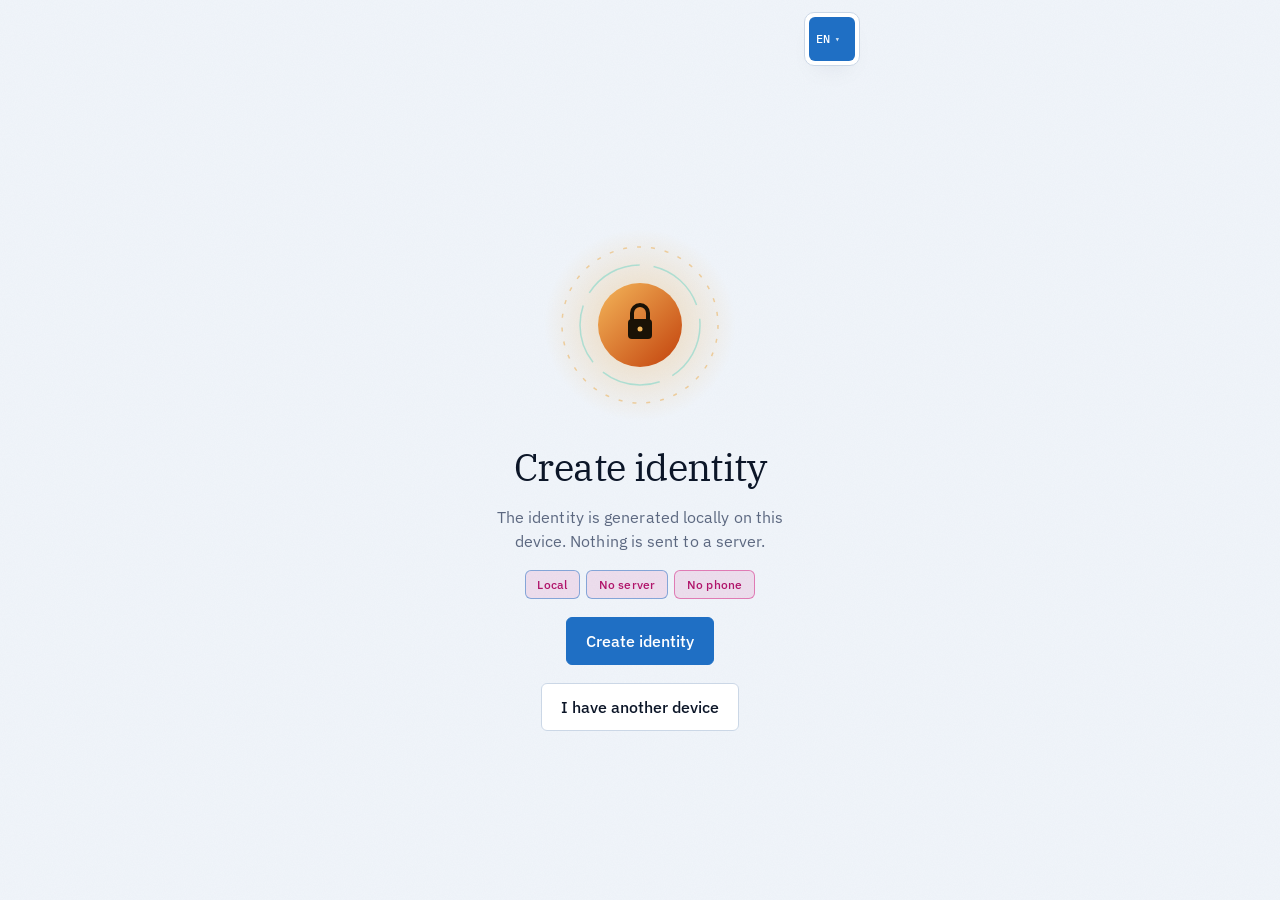
<file: app/index.html>
<!doctype html>
<html lang="en">
  <head>
    <meta http-equiv="Content-Security-Policy" content="default-src 'self'; script-src 'self'; style-src 'self' 'unsafe-inline'; img-src 'self' data: blob: https://media.giphy.com https://*.giphy.com; font-src 'self' data:; connect-src 'self' https://tg.dyrakarmy.online wss://tg.dyrakarmy.online https://api.giphy.com https://*.giphy.com wss://relay.damus.io wss://nos.lol wss://relay.primal.net wss://relay.snort.social; worker-src 'self'; manifest-src 'self'; media-src 'self' blob:; object-src 'none'; base-uri 'self'; form-action 'self'" />
    <meta charset="UTF-8" />
    <link rel="icon" type="image/png" href="/app/icons/icon-192.png" />
    <meta name="viewport" content="width=device-width, initial-scale=1.0" />
    <meta name="theme-color" content="#f1f5fa" media="(prefers-color-scheme: light)" />
    <meta name="theme-color" content="#0b1220" media="(prefers-color-scheme: dark)" />
    <title>P2P Secure Messenger</title>
    <script type="module" crossorigin src="/app/assets/index-C03N0Ti-.js"></script>
    <link rel="stylesheet" crossorigin href="/app/assets/index-jBC5r5DY.css">
  <link rel="manifest" href="/app/manifest.webmanifest"><script id="vite-plugin-pwa:register-sw" src="/app/registerSW.js"></script></head>
  <body>
    <div id="root"></div>
  </body>
</html>
</file>
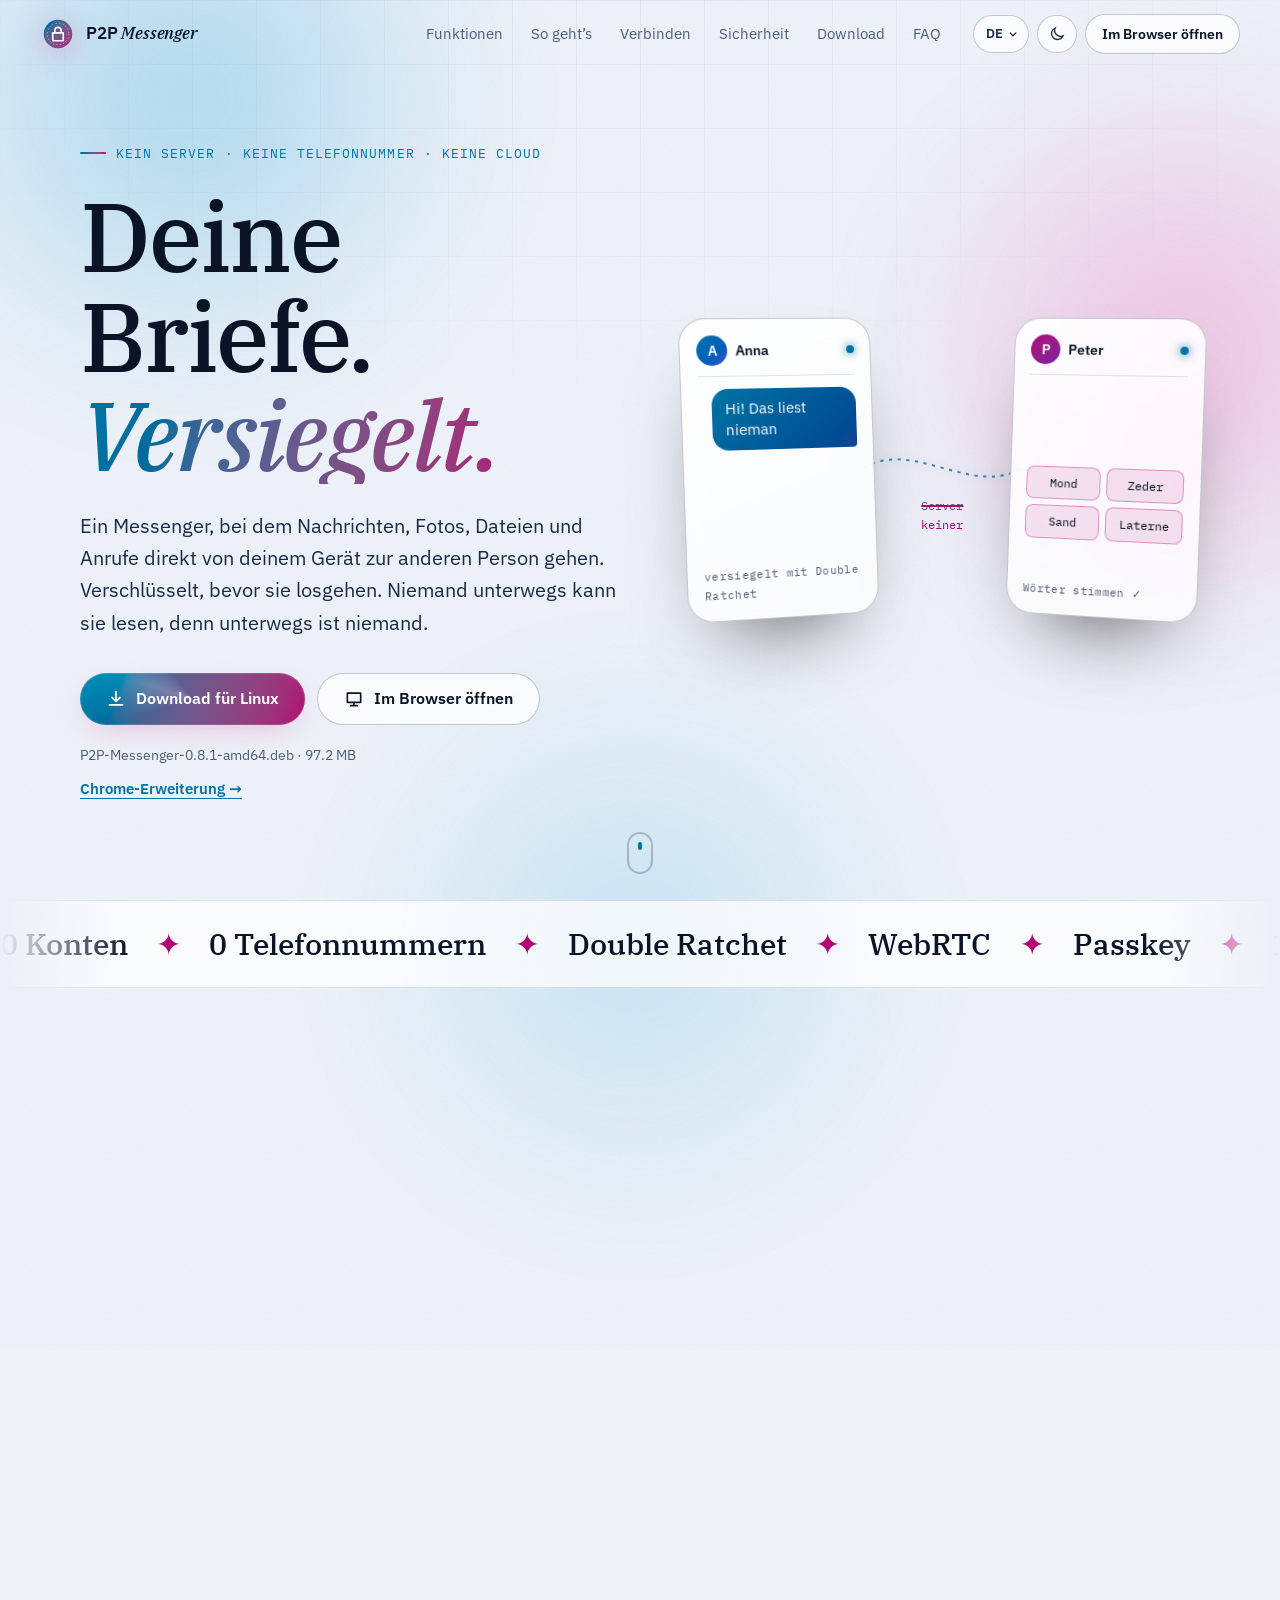
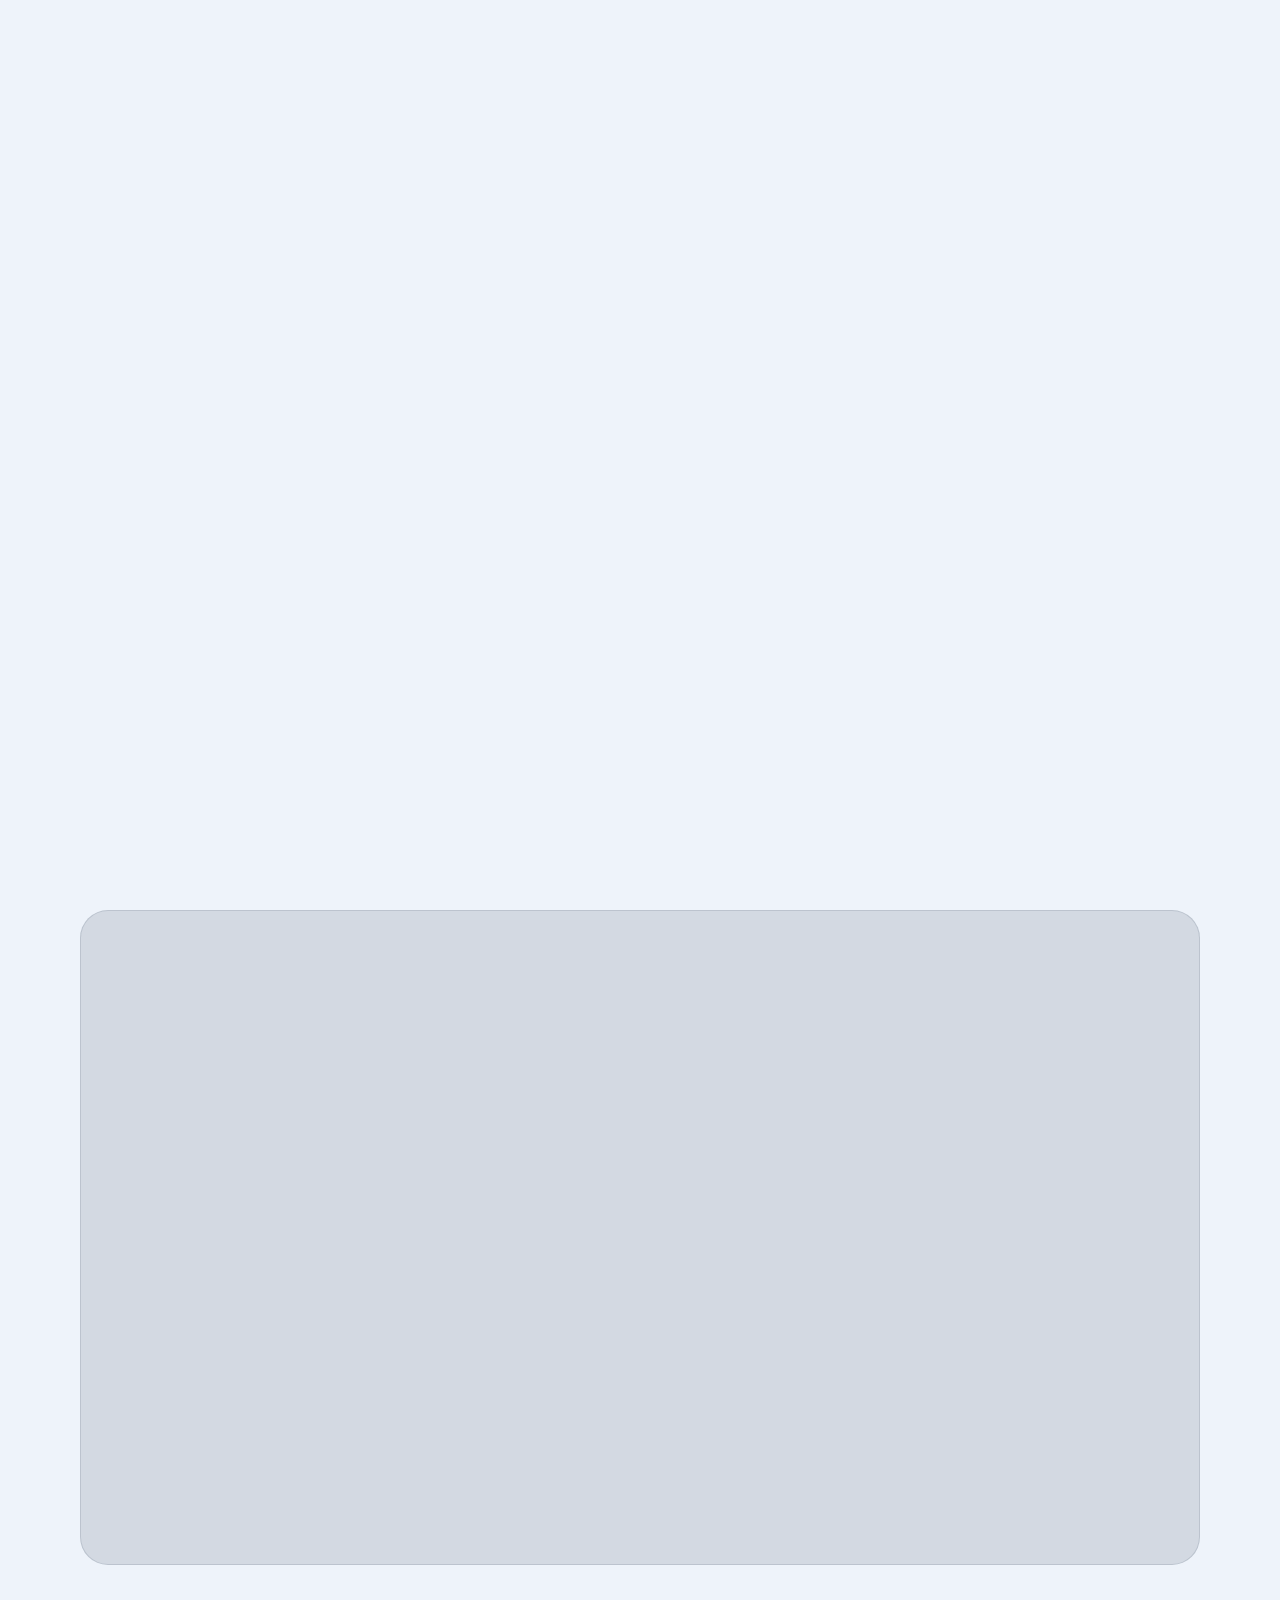
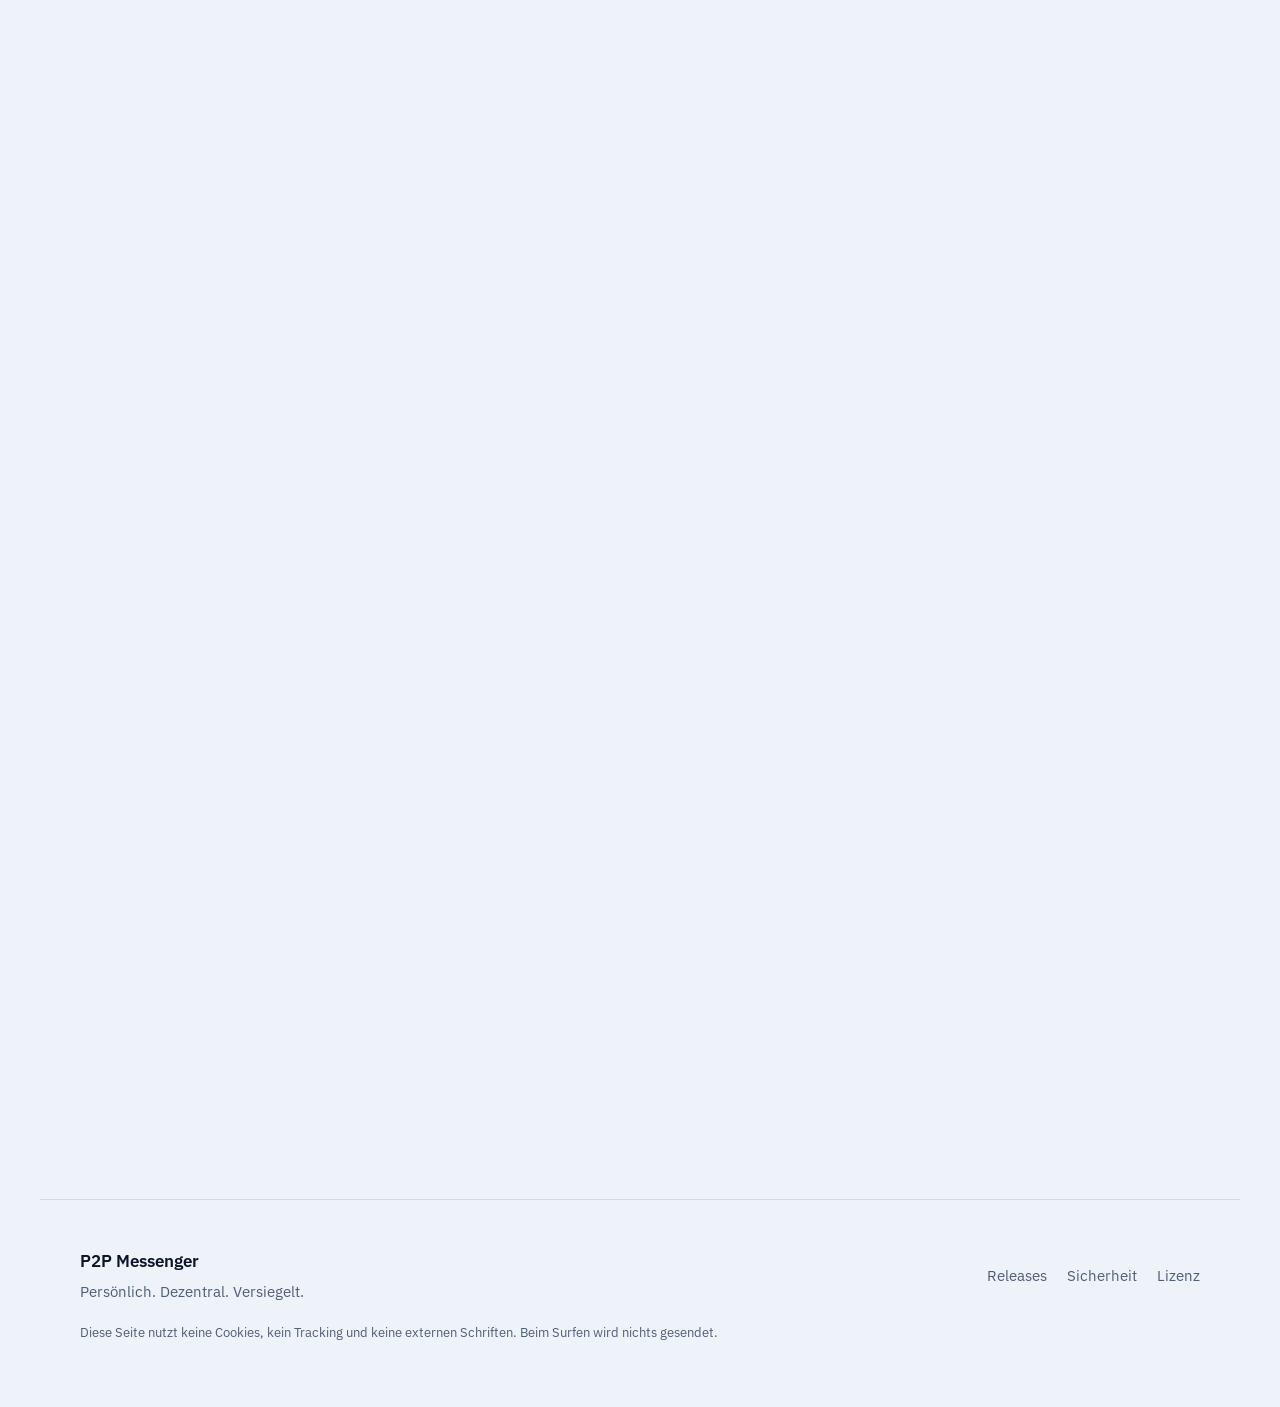
<file: de/index.html>
<!DOCTYPE html><html lang="de" data-theme="auto" data-root="../" data-lang="de" data-langs="bg en es pt fr de ru zh"><head>
    <meta charset="utf-8">
    <meta name="viewport" content="width=device-width, initial-scale=1, viewport-fit=cover">
    <meta http-equiv="Content-Security-Policy" content="default-src 'self'; script-src 'self'; style-src 'self'; img-src 'self' data:; font-src 'self'; connect-src 'self'; object-src 'none'; base-uri 'self'; form-action 'none'; frame-src 'none'; worker-src 'self'; manifest-src 'self'">
    <meta name="referrer" content="strict-origin-when-cross-origin">
    <title>Messenger ohne Telefonnummer und Server · P2P Messenger</title>
    <meta name="description" content="Chatten, telefonieren und Dateien senden – ohne Nummer, E-Mail oder Cloud. Direkt und Ende-zu-Ende-verschlüsselt. Windows, Linux, Android, iPhone und Browser.">
    <meta name="theme-color" content="#0b1220">
    <meta property="og:title" content="P2P Messenger · Deine Briefe. Versiegelt.">
    <meta property="og:description" content="Kein Server, keine Telefonnummer, keine Cloud. Direkt und Ende-zu-Ende-verschlüsselt.">
    <meta property="og:type" content="website">
    <meta property="og:site_name" content="P2P Messenger">
    <meta property="og:locale" content="de_DE">
    <meta name="twitter:card" content="summary_large_image">
    <link rel="icon" type="image/png" href="../icons/icon-192.png">
    <link rel="apple-touch-icon" href="../icons/icon-192.png">
    <link rel="preload" href="../fonts/ibm-plex-serif-cyrillic-500-italic.woff2" as="font" type="font/woff2" crossorigin="">
    <link rel="stylesheet" href="../site.css">
    <!-- Installed app or an old link to the app: straight to the messenger, before anything is drawn. -->
    <script src="../boot.js"></script>
    <script type="module" src="../site.js"></script>
  <link rel="canonical" href="https://dyrakarmy.online/de/"><link rel="alternate" hreflang="bg" href="https://dyrakarmy.online/"><link rel="alternate" hreflang="en" href="https://dyrakarmy.online/en/"><link rel="alternate" hreflang="es" href="https://dyrakarmy.online/es/"><link rel="alternate" hreflang="pt-BR" href="https://dyrakarmy.online/pt/"><link rel="alternate" hreflang="fr" href="https://dyrakarmy.online/fr/"><link rel="alternate" hreflang="de" href="https://dyrakarmy.online/de/"><link rel="alternate" hreflang="ru" href="https://dyrakarmy.online/ru/"><link rel="alternate" hreflang="zh-Hans" href="https://dyrakarmy.online/zh/"><link rel="alternate" hreflang="x-default" href="https://dyrakarmy.online/"><meta property="og:url" content="https://dyrakarmy.online/de/"><meta property="og:image" content="https://dyrakarmy.online/og-en.png"><meta property="og:image:width" content="1200"><meta property="og:image:height" content="630"><meta property="og:image:alt" content="P2P Messenger · Deine Briefe. Versiegelt."><meta property="og:locale:alternate" content="bg_BG"><meta property="og:locale:alternate" content="en_US"><meta property="og:locale:alternate" content="es_ES"><meta property="og:locale:alternate" content="pt_BR"><meta property="og:locale:alternate" content="fr_FR"><meta property="og:locale:alternate" content="ru_RU"><meta property="og:locale:alternate" content="zh_CN"><script type="application/ld+json">[{"@context":"https://schema.org","@type":"SoftwareApplication","name":"P2P Messenger","applicationCategory":"CommunicationApplication","operatingSystem":"Windows, Linux, Android, iOS, Web","description":"Chatten, telefonieren und Dateien senden – ohne Nummer, E-Mail oder Cloud. Direkt und Ende-zu-Ende-verschlüsselt. Windows, Linux, Android, iPhone und Browser.","inLanguage":"de","offers":{"@type":"Offer","price":"0","priceCurrency":"EUR"},"url":"https://dyrakarmy.online/de/","image":"https://dyrakarmy.online/og-en.png"},{"@context":"https://schema.org","@type":"FAQPage","inLanguage":"de","mainEntity":[{"@type":"Question","name":"Gibt es wirklich keinen Server?","acceptedAnswer":{"@type":"Answer","text":"Nicht für Nachrichten und Dateien – die gehen direkt. Ein kleiner Server wird nur für „Räume“ genutzt, wenn ihr weit voneinander entfernt seid und keinen QR-Code scannen könnt: 10 Minuten lang leitet er verschlüsselte Datenpakete weiter, die er nicht lesen kann. Öffentliche STUN-Server helfen den beiden Geräten, sich zu finden, ohne Inhalte zu sehen."}},{"@type":"Question","name":"Handy verloren – und jetzt?","acceptedAnswer":{"@type":"Answer","text":"Die 12 Wörter stellen dein Profil auf einem neuen Gerät wieder her. Schreib sie also auf Papier. Ohne sie kann es niemand wiederherstellen, auch wir nicht."}},{"@type":"Question","name":"Müssen wir beide online sein?","acceptedAnswer":{"@type":"Answer","text":"Ja. Ohne Server, der Nachrichten aufbewahrt, kommen sie an, solange ihr beide verbunden seid. Das ist der Preis dafür, dass niemand sie für dich speichert."}},{"@type":"Question","name":"Warum klappt die Verbindung manchmal nicht?","acceptedAnswer":{"@type":"Answer","text":"Manche Mobilfunknetze blockieren direkte Verbindungen. Nutze für die erste Verbindung dasselbe Wi‑Fi oder trag in den Einstellungen deinen eigenen TURN-Server ein. Standardmäßig nutzen wir keine fremden Server."}},{"@type":"Question","name":"Was kostet das?","acceptedAnswer":{"@type":"Answer","text":"Nichts. Keine Werbung, kein Abo, kein Konto zum Verkaufen."}},{"@type":"Question","name":"Ist es sicher, hier eine .exe oder .apk zu laden?","acceptedAnswer":{"@type":"Answer","text":"Die Dateien werden automatisch auf GitHub aus dem Quellcode gebaut. Jede hat eine SHA-256-Prüfsumme, und Releases tragen eine signierte SBOM. Stimmt die Prüfsumme, ist die Datei genau das, was gebaut wurde."}}]}]</script></head>
  <body>
    <a class="skip" href="#main" data-i18n="skip">Zum Inhalt springen</a>

    <!-- living background: two aurora fields that follow the palette, a star grid and film grain -->
    <div class="aurora" aria-hidden="true">
      <span class="blob b1"></span><span class="blob b2"></span><span class="blob b3"></span>
    </div>
    <div class="grid-bg" aria-hidden="true"></div>
    <div class="grain" aria-hidden="true"></div>
    <div class="progress" aria-hidden="true"><span></span></div>

    <header class="bar" id="top">
      <a class="brand" href="#top" aria-label="P2P Messenger">
        <span class="seal" aria-hidden="true">
          <svg viewBox="0 0 48 48"><defs><linearGradient id="sealg" x1="0" y1="0" x2="1" y2="1"><stop offset="0" stop-color="var(--a)"></stop><stop offset="1" stop-color="var(--b)"></stop></linearGradient></defs><circle cx="24" cy="24" r="19" fill="url(#sealg)"></circle><circle cx="24" cy="24" r="14.5" fill="none" stroke="rgba(255,255,255,.55)" stroke-width="1.2" stroke-dasharray="2 2.6"></circle><path d="M17 22.5h14v10.5H17z M19.8 22.5v-3.2a4.2 4.2 0 0 1 8.4 0v3.2" fill="none" stroke="#fff" stroke-width="2.2" stroke-linejoin="round"></path></svg>
        </span>
        <span class="brand-name">P2P <em>Messenger</em></span>
      </a>
      <nav class="nav" aria-label="Hauptmenü" data-i18n-aria="navLabel">
        <a href="#features" data-i18n="navFeatures">Funktionen</a>
        <a href="#how" data-i18n="navHow">So geht’s</a>
        <a href="#connect" data-i18n="navConnect">Verbinden</a>
        <a href="#security" data-i18n="navSecurity">Sicherheit</a>
        <a href="#download" data-i18n="navDownload">Download</a>
        <a href="#faq" data-i18n="navFaq">FAQ</a>
      </nav>
      <div class="bar-tools">
        <details class="langs" data-langs-menu="">
          <summary class="chip lang" aria-label="Sprache" data-i18n-aria="langLabel"><span data-lang-current="">DE</span><svg viewBox="0 0 24 24" aria-hidden="true"><path d="m7 10 5 5 5-5"></path></svg></summary>
          <!-- written again for every page by scripts/site/build.mjs from site/locales.js -->
          <ul class="lang-list" data-lang-list="">
            <li><a href="../" hreflang="bg" lang="bg" data-code="bg">Български</a></li>
            <li><a href="../en/" hreflang="en" lang="en" data-code="en">English</a></li>
            <li><a href="../es/" hreflang="es" lang="es" data-code="es">Español</a></li>
            <li><a href="../pt/" hreflang="pt-BR" lang="pt-BR" data-code="pt">Português (Brasil)</a></li>
            <li><a href="../fr/" hreflang="fr" lang="fr" data-code="fr">Français</a></li>
            <li><a href="./" hreflang="de" lang="de" data-code="de" aria-current="page">Deutsch</a></li>
            <li><a href="../ru/" hreflang="ru" lang="ru" data-code="ru">Русский</a></li>
            <li><a href="../zh/" hreflang="zh-Hans" lang="zh-Hans" data-code="zh">简体中文</a></li>
          </ul>
        </details>
        <button class="chip theme" type="button" data-theme-toggle="" aria-label="Helles oder dunkles Design" data-i18n-aria="themeLabel">
          <svg viewBox="0 0 24 24" aria-hidden="true"><path class="sun" d="M12 4V2m0 20v-2m8-8h2M2 12h2m13.7-5.7 1.4-1.4M4.9 19.1l1.4-1.4m11.4 0 1.4 1.4M4.9 4.9l1.4 1.4M12 7a5 5 0 1 0 0 10 5 5 0 0 0 0-10z"></path><path class="moon" d="M20 14.5A8 8 0 0 1 9.5 4a8 8 0 1 0 10.5 10.5z"></path></svg>
        </button>
        <a class="btn btn-ghost bar-open" href="../app/" data-i18n="openApp">Im Browser öffnen</a>
        <button class="burger" type="button" aria-expanded="false" aria-controls="menu" data-menu-toggle="" aria-label="Menü" data-i18n-aria="menuLabel">
          <span></span><span></span><span></span>
        </button>
      </div>
    </header>

    <!-- full-screen menu (phones, and the "Меню" button on any size) -->
    <div class="menu" id="menu" hidden="">
      <nav aria-label="Menü" data-i18n-aria="menuLabel">
        <a href="#features"><small>01</small><span data-i18n="navFeatures">Funktionen</span></a>
        <a href="#how"><small>02</small><span data-i18n="navHow">So geht’s</span></a>
        <a href="#connect"><small>03</small><span data-i18n="navConnect">Verbinden</span></a>
        <a href="#security"><small>04</small><span data-i18n="navSecurity">Sicherheit</span></a>
        <a href="#download"><small>05</small><span data-i18n="navDownload">Download</span></a>
        <a href="#faq"><small>06</small><span data-i18n="navFaq">FAQ</span></a>
      </nav>
      <div class="menu-quick">
        <p data-i18n="menuQuick">Direkt zur Datei für</p>
        <div class="menu-os">
          <a href="#dl-windows" data-os-jump="windows">Windows</a>
          <a href="#dl-linux" data-os-jump="linux">Linux</a>
          <a href="#dl-android" data-os-jump="android">Android</a>
          <a href="#dl-ios" data-os-jump="ios">iPhone</a>
          <a href="../app/" data-i18n="osWeb">Browser</a>
        </div>
      </div>
    </div>

    <main id="main">
      <!-- ================= HERO ================= -->
      <section class="hero" data-palette="0">
        <div class="hero-copy">
          <p class="kicker reveal" data-i18n="heroKicker">Kein Server · keine Telefonnummer · keine Cloud</p>
          <h1 class="reveal" data-i18n-html="heroTitle">Deine Briefe.<br><em>Versiegelt.</em></h1>
          <p class="lead reveal" data-i18n="heroLead">Ein Messenger, bei dem Nachrichten, Fotos, Dateien und Anrufe direkt von deinem Gerät zur anderen Person gehen. Verschlüsselt, bevor sie losgehen. Niemand unterwegs kann sie lesen, denn unterwegs ist niemand.</p>
          <div class="cta reveal">
            <a class="btn btn-main magnet" href="#download" data-primary-download="">
              <span class="btn-glow" aria-hidden="true"></span>
              <svg viewBox="0 0 24 24" aria-hidden="true"><path d="M12 3v12m0 0-5-5m5 5 5-5M4 19h16"></path></svg>
              <span data-primary-label="" data-i18n="ctaDownload">Kostenlos laden</span>
            </a>
            <a class="btn btn-ghost" href="../app/">
              <svg viewBox="0 0 24 24" aria-hidden="true"><path d="M4 5h16v11H4zM8 20h8M12 16v4"></path></svg>
              <span data-i18n="openApp">Im Browser öffnen</span>
            </a>
          </div>
          <p class="cta-note reveal" data-primary-note="" data-i18n="ctaNote">Kein Konto · Windows, Linux, Android, iPhone und Browser</p>
          <p class="ext-link reveal"><a href="#download" data-open-tab="extension" data-i18n="extHeroLink">Chrome-Erweiterung →</a></p>
        </div>

        <!-- the live demo: a message is sealed, travels with nobody in between, and is opened -->
        <div class="demo reveal" aria-label="Demo: Eine Nachricht wird verschlüsselt, direkt übertragen und entschlüsselt" data-i18n-aria="demoLabel" role="img">
          <div class="device left">
            <div class="device-top"><span class="avatar a1" data-i18n="demoInitA">A</span><b data-i18n="demoA">Anna</b><i class="dot"></i></div>
            <div class="bubble out" data-demo-out="">Здрасти! Тук никой не чете. 🔒</div>
            <div class="cipher" data-demo-cipher="" aria-hidden="true"></div>
            <div class="device-foot mono" data-i18n="demoSealed">versiegelt mit Double Ratchet</div>
          </div>
          <div class="wire" aria-hidden="true">
            <svg viewBox="0 0 200 60" preserveAspectRatio="none"><path id="wirepath" d="M0 30 C 60 0, 140 60, 200 30"></path></svg>
            <span class="packet" data-demo-packet=""></span>
            <span class="no-server"><s data-i18n="demoServer">Server</s><b data-i18n="demoNone">keiner</b></span>
          </div>
          <div class="device right">
            <div class="device-top"><span class="avatar a2" data-i18n="demoInitB">P</span><b data-i18n="demoB">Peter</b><i class="dot"></i></div>
            <div class="bubble in" data-demo-in="" aria-live="off"></div>
            <div class="words mono" aria-hidden="true" data-i18n-html="demoWords"><span>Mond</span><span>Zeder</span><span>Sand</span><span>Laterne</span></div>
            <div class="device-foot mono" data-i18n="demoVerified">Wörter stimmen ✓</div>
          </div>
        </div>
        <a class="scroll-hint" href="#numbers" aria-label="Nach unten" data-i18n-aria="scrollDown"><span></span></a>
      </section>

      <!-- ================= MARQUEE ================= -->
      <div class="marquee" aria-hidden="true">
        <div class="track" data-marquee="" data-i18n-html="marquee"><span>0 Konten</span><span>✦</span><span>0 Telefonnummern</span><span>✦</span><span>Double Ratchet</span><span>✦</span><span>WebRTC</span><span>✦</span><span>Passkey</span><span>✦</span><span>12 Wiederherstellungswörter</span><span>✦</span><span>AES-GCM auf deinem Gerät</span><span>✦</span><span>SHA-256 + SBOM</span><span>✦</span></div>
      </div>

      <!-- ================= NUMBERS ================= -->
      <section class="numbers" id="numbers" data-palette="1" aria-label="In Zahlen" data-i18n-aria="numbersLabel">
        <div class="stat reveal"><b data-count="0">0</b><span data-i18n="stat0">Server speichern deine Nachrichten</span></div>
        <div class="stat reveal"><b data-count="100" data-suffix=" MB">100 MB</b><span data-i18n="stat1">Datei, direkt rüber, ohne Cloud</span></div>
        <div class="stat reveal"><b data-count="9">9</b><span data-i18n="stat2">Personen in verschlüsselter Gruppe</span></div>
        <div class="stat reveal"><b data-count="12">12</b><span data-i18n="stat3">Wörter schützen dein ganzes Profil</span></div>
      </section>

      <!-- ================= FEATURES ================= -->
      <section class="features" id="features" data-palette="2">
        <header class="sec-head reveal">
          <p class="kicker" data-i18n="featKicker">Funktionen</p>
          <h2 data-i18n-html="featTitle">Alles, was ein Messenger kann.<br><em>Ohne Mittelsmann.</em></h2>
        </header>
        <div class="bento">
          <article class="card big reveal" data-tilt="">
            <div class="card-ico"><svg viewBox="0 0 24 24"><path d="M12 2l8 4v6c0 5-3.5 8.5-8 10-4.5-1.5-8-5-8-10V6z"></path><path d="M8.5 12l2.5 2.5 4.5-5"></path></svg></div>
            <h3 data-i18n="f1t">Ende-zu-Ende-verschlüsselt</h3>
            <p data-i18n="f1p">Jede Nachricht bekommt einen neuen Schlüssel (Double Ratchet). Selbst wenn jemand einen Schlüssel erbeutet, bleiben frühere und spätere Nachrichten verschlossen.</p>
            <div class="card-art ratchet" aria-hidden="true"><i></i><i></i><i></i><i></i><i></i><i></i></div>
          </article>
          <article class="card reveal" data-tilt="">
            <div class="card-ico"><svg viewBox="0 0 24 24"><circle cx="8" cy="8" r="4"></circle><path d="M11 11l9 9m-4-4 2-2m-5-1 2-2"></path></svg></div>
            <h3 data-i18n="f2t">Ohne Anmeldung</h3>
            <p data-i18n="f2p">Ein Passkey oder Passwort auf deinem Gerät. Keine E-Mail, keine Nummer, kein SMS-Code.</p>
          </article>
          <article class="card reveal" data-tilt="">
            <div class="card-ico"><svg viewBox="0 0 24 24"><path d="M3 3h7v7H3zM14 3h7v7h-7zM3 14h7v7H3z"></path><path d="M14 14h3v3h-3zM18 18h3v3h-3z"></path></svg></div>
            <h3 data-i18n="f3t">Sieben Wege zur Verbindung</h3>
            <p data-i18n="f3p">Ein QR-Code live, ein Code aus der Ferne, Bluetooth, Ton, Licht, ein gemeinsamer Freund oder eine Einladung über einen beliebigen Messenger. Die Wörter des Codes erreichen nie den Server.</p>
          </article>
          <article class="card reveal" data-tilt="">
            <div class="card-ico"><svg viewBox="0 0 24 24"><path d="M14 3H6v18h12V7z"></path><path d="M14 3v4h4M12 10v6m-3-3 3 3 3-3"></path></svg></div>
            <h3 data-i18n="f4t">Dateien bis 100 MB</h3>
            <p data-i18n="f4p">Videos, Dokumente, Musik mit eingebautem Player. Bricht die Verbindung ab, geht die Datei dort weiter, wo sie war. Bilder fügst du mit Strg+V ein.</p>
          </article>
          <article class="card reveal" data-tilt="">
            <div class="card-ico"><svg viewBox="0 0 24 24"><path d="M5 4h4l2 5-2.5 1.5a11 11 0 0 0 5 5L15 13l5 2v4a2 2 0 0 1-2 2A16 16 0 0 1 3 6a2 2 0 0 1 2-2"></path></svg></div>
            <h3 data-i18n="f5t">Audio- und Videoanrufe</h3>
            <p data-i18n="f5p">Über dieselbe direkte Verbindung, verschlüsselt (DTLS-SRTP). Kamera wechseln, Bildschirm teilen, Verbindungsqualität sehen. Wechselt das Netz, läuft das Gespräch weiter.</p>
          </article>
          <article class="card wide reveal" data-tilt="">
            <div class="card-ico"><svg viewBox="0 0 24 24"><circle cx="9" cy="8" r="3.2"></circle><circle cx="17" cy="9" r="2.6"></circle><path d="M3 20a6 6 0 0 1 12 0M14.5 20a4.5 4.5 0 0 1 7-3.8"></path></svg></div>
            <h3 data-i18n="f6t">Gruppen bis 9</h3>
            <p data-i18n="f6p">Admin, Gruppenname und -foto, GIFs. Neue Mitglieder sehen keinen alten Verlauf, entfernte verlieren den Zugriff – sogar offline.</p>
            <div class="card-art orbit" aria-hidden="true"><i></i><i></i><i></i><i></i><i></i></div>
          </article>
          <article class="card reveal" data-tilt="">
            <div class="card-ico"><svg viewBox="0 0 24 24"><path d="M4 7h16M4 12h16M4 17h10"></path></svg></div>
            <h3 data-i18n="f7t">12 Wörter und du bist zurück</h3>
            <p data-i18n="f7p">Einmal aufschreiben. Auf einem neuen Gerät holen sie dein Profil zurück.</p>
          </article>
          <article class="card reveal" data-tilt="">
            <div class="card-ico"><svg viewBox="0 0 24 24"><rect x="3" y="4" width="11" height="16" rx="2"></rect><rect x="15" y="8" width="6" height="12" rx="1.5"></rect><path d="M8 17h1"></path></svg></div>
            <h3 data-i18n="f8t">Aufs neue Gerät umziehen</h3>
            <p data-i18n="f8p">Scanne einen QR vom alten Handy und dein Profil zieht verschlüsselt um.</p>
          </article>
          <article class="card wide reveal" data-tilt="">
            <div class="card-ico"><svg viewBox="0 0 24 24"><circle cx="12" cy="13" r="8"></circle><path d="M12 9v4l2.5 2.5M9.5 2.5h5"></path></svg></div>
            <h3 data-i18n="f9t">Verschwindende Nachrichten</h3>
            <p data-i18n="f9p">Ein Timer für jeden Chat: 5 Minuten, eine Stunde, ein Tag oder eine Woche. Nachrichten und Dateien verschwinden von beiden Handys.</p>
          </article>
          <article class="card wide reveal" data-tilt="">
            <div class="card-ico"><svg viewBox="0 0 24 24"><rect x="5" y="10" width="14" height="11" rx="2"></rect><path d="M8 10V7a4 4 0 0 1 8 0v3M12 14v3"></path></svg></div>
            <h3 data-i18n="f10t">Sperre und Panikknopf</h3>
            <p data-i18n="f10p">Die App sperrt sich nach der gewählten Zeit oder im Hintergrund. Eine Bestätigung löscht Profil, Kontakte und Verlauf vom Gerät.</p>
          </article>
          <article class="card wide reveal" data-tilt="">
            <div class="card-ico"><svg viewBox="0 0 24 24"><circle cx="11" cy="11" r="6.5"></circle><path d="M16 16l5 5M8.5 11h5M11 8.5v5"></path></svg></div>
            <h3 data-i18n="f11t">Wieder zueinanderfinden</h3>
            <p data-i18n="f11p">Optional: Ein bekannter Kontakt verbindet sich ohne neuen QR. Öffentliche Nostr-Relays tragen nur verschlüsselten Text unter einem Thema, das alle 15 Minuten wechselt. Standardmäßig aus.</p>
          </article>
          <article class="card wide reveal" data-tilt="">
            <div class="card-ico"><svg viewBox="0 0 24 24"><path d="M6 3h9l4 4v14H6z"></path><path d="M15 3v4h4M9 12h7M9 16h7"></path></svg></div>
            <h3 data-i18n="f12t">Offenes Protokoll</h3>
            <p data-i18n="f12p">Öffentliche Protokollspezifikation und Bedrohungsmodell, auch mit dem, wovor es nicht schützt. Schwachstellen werden vertraulich gemeldet, Offenlegung binnen 90 Tagen.</p>
          </article>
        </div>
      </section>

      <!-- ================= HOW ================= -->
      <section class="how" id="how" data-palette="3">
        <header class="sec-head reveal">
          <p class="kicker" data-i18n="howKicker">So geht’s</p>
          <h2 data-i18n-html="howTitle">Drei Schritte.<br><em>Null Konten.</em></h2>
        </header>
        <ol class="steps">
          <li class="step reveal">
            <span class="step-n">1</span>
            <h3 data-i18n="s1t">Profil erstellen</h3>
            <p data-i18n="s1p">Ein Tipp. Die Schlüssel entstehen auf deinem Gerät und verlassen es nie. Du notierst die 12 Wörter.</p>
          </li>
          <li class="step reveal">
            <span class="step-n">2</span>
            <h3 data-i18n="s2t">Verbinden</h3>
            <p data-i18n="s2p">Verbinde dich auf einem von sieben Wegen: QR, Code, Bluetooth, Ton, Licht, gemeinsamer Freund oder Einladung. Die Verbindung zwischen den beiden Geräten ist direkt (WebRTC).</p>
          </li>
          <li class="step reveal">
            <span class="step-n">3</span>
            <h3 data-i18n="s3t">Wörter vergleichen</h3>
            <p data-i18n="s3p">Ihr seht beide dieselben Wörter. Stimmen sie, sitzt niemand dazwischen. Fertig, legt los.</p>
          </li>
        </ol>
        <div class="versus reveal">
          <div class="vs-col old">
            <p class="vs-h" data-i18n="vsOld">Ein typischer Messenger</p>
            <div class="vs-diagram" aria-hidden="true"><span class="node">📱</span><span class="line"></span><span class="node srv">🗄️</span><span class="line"></span><span class="node">📱</span></div>
            <ul>
              <li data-i18n="vsOld1">ein Konto an eine Telefonnummer gebunden</li>
              <li data-i18n="vsOld2">Nachrichten laufen über ihre Server</li>
              <li data-i18n="vsOld3">wer wann mit wem spricht, bleibt bei ihnen</li>
            </ul>
          </div>
          <div class="vs-col new">
            <p class="vs-h" data-i18n="vsNew">P2P Messenger</p>
            <div class="vs-diagram" aria-hidden="true"><span class="node">📱</span><span class="line live"></span><span class="node">📱</span></div>
            <ul>
              <li data-i18n="vsNew1">keine Nummer, keine E-Mail</li>
              <li data-i18n="vsNew2">direkt von Gerät zu Gerät</li>
              <li data-i18n="vsNew3">der Verlauf bleibt bei dir, verschlüsselt</li>
            </ul>
          </div>
        </div>
      </section>

      <!-- ================= CONNECT: seven ways ================= -->
      <section class="connect" id="connect" data-palette="8">
        <header class="sec-head reveal">
          <p class="kicker" data-i18n="connKicker">Wege zur Verbindung</p>
          <h2 data-i18n-html="connTitle">Sieben Wege, sich zu verbinden.<br><em>Such dir deinen aus.</em></h2>
          <p class="sec-lead" data-i18n="connLead">Jeder Weg bringt die Einladung anders ans Ziel. Danach vergleicht ihr bei allen sieben dieselben 12 Sicherheitswörter: Stimmen sie überein, steht niemand dazwischen.</p>
        </header>
        <div class="ways">
          <article class="card way reveal" data-tilt="" data-way="qr">
            <div class="way-art" aria-hidden="true">
              <svg class="art" viewBox="0 0 240 120" focusable="false">
                <g class="ph"><rect x="52" y="14" width="44" height="88" rx="9"></rect><rect class="scr" x="57" y="24" width="34" height="68" rx="4"></rect></g>
                <g class="ph"><rect x="144" y="14" width="44" height="88" rx="9"></rect><rect class="scr" x="149" y="24" width="34" height="68" rx="4"></rect></g>
                <g class="qr an qr-l"><rect x="63" y="46" width="8" height="8"></rect><rect x="73" y="46" width="8" height="8"></rect><rect x="63" y="56" width="8" height="8"></rect><rect x="73" y="66" width="8" height="8"></rect><rect x="63" y="66" width="8" height="8"></rect><rect x="73" y="56" width="8" height="8" class="dim"></rect></g>
                <g class="qr an qr-r"><rect x="155" y="46" width="8" height="8"></rect><rect x="165" y="56" width="8" height="8"></rect><rect x="155" y="56" width="8" height="8" class="dim"></rect><rect x="165" y="46" width="8" height="8"></rect><rect x="155" y="66" width="8" height="8"></rect><rect x="165" y="66" width="8" height="8" class="dim"></rect></g>
                <rect class="scan an" x="60" y="40" width="28" height="2.5" rx="1.2"></rect>
                <rect class="scan scan-r an" x="152" y="40" width="28" height="2.5" rx="1.2"></rect>
                <g class="ok an"><circle cx="120" cy="58" r="12"></circle><path d="M114 58.5l4.2 4.2 7.8-8.4"></path></g>
              </svg>
            </div>
            <span class="way-n mono" aria-hidden="true">01</span>
            <h3 data-i18n="w1t">QR, von Angesicht zu Angesicht</h3>
            <p data-i18n="w1p">Zwei Handys zeigen und scannen gegenseitig ihre QR-Codes. Die Einladung ist signierter Text im Code, deshalb ist kein Server beteiligt (lokaler Modus).</p>
            <p class="way-when"><b data-i18n="wayWhen">Passt, wenn</b> <span data-i18n="w1w">ihr am selben Ort seid.</span></p>
          </article>

          <article class="card way reveal" data-tilt="" data-way="code">
            <div class="way-art" aria-hidden="true">
              <svg class="art" viewBox="0 0 240 120" focusable="false">
                <path class="arc" d="M38 104 Q120 124 202 104"></path>
                <circle class="say an" cx="79" cy="111.5" r="3.6"></circle><circle class="say an" cx="120" cy="114" r="3.6"></circle><circle class="say an" cx="161" cy="111.5" r="3.6"></circle>
                <g class="ph"><rect x="16" y="10" width="44" height="86" rx="9"></rect><rect class="scr" x="21" y="20" width="34" height="66" rx="4"></rect></g>
                <g class="ph"><rect x="180" y="10" width="44" height="86" rx="9"></rect><rect class="scr" x="185" y="20" width="34" height="66" rx="4"></rect></g>
                <g class="chips"><rect class="cd an" x="92" y="12" width="8" height="11" rx="2"></rect><rect class="cd an" x="104" y="12" width="8" height="11" rx="2"></rect><rect class="cd an" x="116" y="12" width="8" height="11" rx="2"></rect><rect class="cd an" x="128" y="12" width="8" height="11" rx="2"></rect><rect class="cd an" x="140" y="12" width="8" height="11" rx="2"></rect></g>
                <g class="box"><rect x="102" y="38" width="36" height="34" rx="7"></rect><path d="M110 50h20M110 58h20M110 66h12"></path></g>
                <rect class="pkt an" x="64" y="49" width="15" height="11" rx="3"></rect>
              </svg>
            </div>
            <span class="way-n mono" aria-hidden="true">02</span>
            <h3 data-i18n="w2t">Kurzcode aus der Ferne</h3>
            <p data-i18n="w2p">Einer öffnet einen Raum und sagt am Telefon einen Code aus 5 Zeichen und 3 Wörtern. Der Server sieht nur die Raumnummer und Geheimtext; der Schlüssel entsteht aus den Wörtern (CPace PAKE).</p>
            <p class="way-when"><b data-i18n="wayWhen">Passt, wenn</b> <span data-i18n="w2w">ihr weit auseinander seid, aber sprechen könnt.</span></p>
          </article>

          <article class="card way reveal" data-tilt="" data-way="ble">
            <div class="way-art" aria-hidden="true">
              <svg class="art" viewBox="0 0 240 120" focusable="false">
                <circle class="ring an" cx="120" cy="58" r="14"></circle><circle class="ring r2 an" cx="120" cy="58" r="14"></circle><circle class="ring r3 an" cx="120" cy="58" r="14"></circle>
                <g class="ph"><rect x="52" y="14" width="44" height="88" rx="9"></rect><rect class="scr" x="57" y="24" width="34" height="68" rx="4"></rect></g>
                <g class="ph"><rect x="144" y="14" width="44" height="88" rx="9"></rect><rect class="scr" x="149" y="24" width="34" height="68" rx="4"></rect></g>
                <g class="bt an"><circle cx="120" cy="58" r="15"></circle><path d="M114 52l12 12-6 5V47l6 5-12 12"></path></g>
                <circle class="blip an" cx="74" cy="58" r="4"></circle><circle class="blip b2 an" cx="166" cy="58" r="4"></circle>
              </svg>
            </div>
            <span class="way-n mono" aria-hidden="true">03</span>
            <h3 data-i18n="w3t">Bluetooth</h3>
            <p data-i18n="w3p">Handys nebeneinander reichen die Einladung per Bluetooth Low Energy weiter. Nur in der App für Android und iPhone, nicht im Browser.</p>
            <p class="way-when"><b data-i18n="wayWhen">Passt, wenn</b> <span data-i18n="w3w">ihr nah beieinander seid und nicht scannen wollt.</span></p>
          </article>

          <article class="card way reveal" data-tilt="" data-way="sound">
            <div class="way-art" aria-hidden="true">
              <svg class="art" viewBox="0 0 240 120" focusable="false">
                <g class="ph"><rect x="30" y="14" width="44" height="88" rx="9"></rect><rect class="scr" x="35" y="24" width="34" height="68" rx="4"></rect></g>
                <g class="ph"><rect x="166" y="14" width="44" height="88" rx="9"></rect><rect class="scr" x="171" y="24" width="34" height="68" rx="4"></rect></g>
                <g class="qr"><rect x="41" y="44" width="8" height="8"></rect><rect x="51" y="44" width="8" height="8"></rect><rect x="41" y="54" width="8" height="8"></rect><rect x="51" y="64" width="8" height="8"></rect><rect x="41" y="64" width="8" height="8"></rect><rect x="51" y="54" width="8" height="8" class="dim"></rect></g>
                <circle class="mic an" cx="52" cy="82" r="3.2"></circle>
                <g class="eq"><rect class="eqb an" x="175" y="54" width="3.4" height="14" rx="1.7"></rect><rect class="eqb b2 an" x="181" y="54" width="3.4" height="14" rx="1.7"></rect><rect class="eqb b3 an" x="187" y="54" width="3.4" height="14" rx="1.7"></rect><rect class="eqb b4 an" x="193" y="54" width="3.4" height="14" rx="1.7"></rect><rect class="eqb b5 an" x="199" y="54" width="3.4" height="14" rx="1.7"></rect></g>
                <path class="wave an" d="M156 46q-9 12 0 24"></path><path class="wave w2 an" d="M156 46q-9 12 0 24"></path><path class="wave w3 an" d="M156 46q-9 12 0 24"></path>
              </svg>
            </div>
            <span class="way-n mono" aria-hidden="true">04</span>
            <span class="way-new" data-i18n="wayNew">Neu</span>
            <h3 data-i18n="w4t">QR + Ton</h3>
            <p data-i18n="w4p">Ein Handy zeigt einen QR-Code, das andere antwortet mit einem kurzen Ton von etwa 15 Sekunden über den Lautsprecher, und das erste hört ihn mit dem Mikrofon. Kein zweiter Code zum Scannen.</p>
            <p class="way-when"><b data-i18n="wayWhen">Passt, wenn</b> <span data-i18n="w4w">ihr zusammen an einem eher ruhigen Ort seid.</span></p>
          </article>

          <article class="card way reveal" data-tilt="" data-way="light">
            <div class="way-art" aria-hidden="true">
              <svg class="art" viewBox="0 0 240 120" focusable="false">
                <g class="ph"><rect x="30" y="14" width="44" height="88" rx="9"></rect><rect class="scr" x="35" y="24" width="34" height="68" rx="4"></rect></g>
                <g class="ph"><rect x="166" y="14" width="44" height="88" rx="9"></rect><rect class="scr" x="171" y="24" width="34" height="68" rx="4"></rect></g>
                <g class="cells"><rect class="lc c1 an" x="36.4" y="45" width="6" height="6" rx="1.4"></rect><rect class="lc c2 an" x="44.8" y="45" width="6" height="6" rx="1.4"></rect><rect class="lc c3 an" x="53.2" y="45" width="6" height="6" rx="1.4"></rect><rect class="lc c2 an" x="61.6" y="45" width="6" height="6" rx="1.4"></rect><rect class="lc c3 an" x="36.4" y="53.4" width="6" height="6" rx="1.4"></rect><rect class="lc c1 an" x="44.8" y="53.4" width="6" height="6" rx="1.4"></rect><rect class="lc c2 an" x="53.2" y="53.4" width="6" height="6" rx="1.4"></rect><rect class="lc c1 an" x="61.6" y="53.4" width="6" height="6" rx="1.4"></rect><rect class="lc c2 an" x="36.4" y="61.8" width="6" height="6" rx="1.4"></rect><rect class="lc c3 an" x="44.8" y="61.8" width="6" height="6" rx="1.4"></rect><rect class="lc c1 an" x="53.2" y="61.8" width="6" height="6" rx="1.4"></rect><rect class="lc c3 an" x="61.6" y="61.8" width="6" height="6" rx="1.4"></rect><rect class="lc c1 an" x="36.4" y="70.2" width="6" height="6" rx="1.4"></rect><rect class="lc c2 an" x="44.8" y="70.2" width="6" height="6" rx="1.4"></rect><rect class="lc c3 an" x="53.2" y="70.2" width="6" height="6" rx="1.4"></rect><rect class="lc c2 an" x="61.6" y="70.2" width="6" height="6" rx="1.4"></rect></g>
                <path class="ray an" d="M80 48L158 38"></path><path class="ray r2 an" d="M80 58H158"></path><path class="ray r3 an" d="M80 68L158 78"></path>
                <g class="vf an"><path d="M176 40v-6h6M200 34h6v6M206 78v6h-6M182 84h-6v-6"></path><circle cx="191" cy="59" r="3.4"></circle></g>
                <circle class="lens" cx="188" cy="19" r="1.8"></circle>
              </svg>
            </div>
            <span class="way-n mono" aria-hidden="true">05</span>
            <span class="way-new" data-i18n="wayNew">Neu</span>
            <h3 data-i18n="w7t">QR + Licht</h3>
            <p data-i18n="w7p">Ein Handy zeigt einen QR-Code, das andere scannt ihn und antwortet mit einer langsamen Animation bunter Quadrate auf dem Bildschirm (5–8 Sekunden), die das erste mit der Kamera liest. Höchstens 3 Wechsel pro Sekunde, kein Rot und eine Warnung vor dem Start.</p>
            <p class="way-when"><b data-i18n="wayWhen">Passt, wenn</b> <span data-i18n="w7w">ihr zusammen seid, es aber laut ist.</span></p>
          </article>

          <article class="card way reveal" data-tilt="" data-way="friend">
            <div class="way-art" aria-hidden="true">
              <svg class="art" viewBox="0 0 240 120" focusable="false">
                <path class="ln l1 an" d="M120 36L58 86"></path><path class="ln l2 an" d="M120 36L182 86"></path>
                <path class="ln dash l3 an" d="M70 92H170"></path>
                <circle class="pdot d1 an" cx="120" cy="36" r="4.5"></circle><circle class="pdot d2 an" cx="120" cy="36" r="4.5"></circle>
                <g class="who"><circle cx="120" cy="26" r="15"></circle><circle class="hd" cx="120" cy="22" r="4.6"></circle><path class="sh" d="M111 35a9 8 0 0 1 18 0"></path></g>
                <g class="who"><circle cx="50" cy="92" r="15"></circle><circle class="hd" cx="50" cy="88" r="4.6"></circle><path class="sh" d="M41 101a9 8 0 0 1 18 0"></path></g>
                <g class="who"><circle cx="190" cy="92" r="15"></circle><circle class="hd" cx="190" cy="88" r="4.6"></circle><path class="sh" d="M181 101a9 8 0 0 1 18 0"></path></g>
                <g class="ok an"><circle cx="120" cy="92" r="9"></circle><path d="M115.5 92.2l3.1 3.1 5.9-6.3"></path></g>
              </svg>
            </div>
            <span class="way-n mono" aria-hidden="true">06</span>
            <span class="way-new" data-i18n="wayNew">Neu</span>
            <h3 data-i18n="w5t">Über einen gemeinsamen Freund</h3>
            <p data-i18n="w5p">Ein Kontakt, den ihr beide kennt, stellt euch einander vor. Das läuft rein Peer-to-Peer, ihr müsst beide zustimmen, und der Freund kann sich nicht als jemand anderes ausgeben.</p>
            <p class="way-when"><b data-i18n="wayWhen">Passt, wenn</b> <span data-i18n="w5w">ihr einen gemeinsamen Freund habt, dem ihr schon vertraut.</span></p>
          </article>

          <article class="card way reveal" data-tilt="" data-way="relay">
            <div class="way-art" aria-hidden="true">
              <svg class="art" viewBox="0 0 240 120" focusable="false">
                <path class="arc" d="M40 62Q120 8 200 62"></path>
                <g class="ph"><rect x="16" y="14" width="44" height="88" rx="9"></rect><rect class="scr" x="21" y="24" width="34" height="68" rx="4"></rect></g>
                <g class="ph"><rect x="180" y="14" width="44" height="88" rx="9"></rect><rect class="scr" x="185" y="24" width="34" height="68" rx="4"></rect></g>
                <g class="bub an"><path d="M90 42h60a8 8 0 0 1 8 8v22a8 8 0 0 1-8 8h-44l-10 9v-9h-6a8 8 0 0 1-8-8V50a8 8 0 0 1 8-8z"></path><path class="tx" d="M98 54h44M98 62h30M98 70h38"></path></g>
                <path class="plane an" d="M54 52l18 7-18 7 4-7z"></path>
              </svg>
            </div>
            <span class="way-n mono" aria-hidden="true">07</span>
            <h3 data-i18n="w6t">Telegram-Bot oder kopierte Einladung</h3>
            <p data-i18n="w6p">Die signierte Einladung läuft über den Telegram-Bot, oder ihr kopiert sie und fügt sie in einen beliebigen Messenger ein. Der Kanal kann die Einladung sehen, aber ein Austausch fällt beim Vergleich der Wörter auf.</p>
            <p class="way-when"><b data-i18n="wayWhen">Passt, wenn</b> <span data-i18n="w6w">ihr weit weg seid und nicht sprechen könnt.</span></p>
          </article>
        </div>
      </section>

      <!-- ================= VIDEO TUTORIALS ================= -->
      <section class="videos" id="videos" data-palette="8">
        <header class="sec-head reveal">
          <p class="kicker" data-i18n="vidKicker">Video-Anleitungen</p>
          <h2 data-i18n-html="vidTitle">Jeder Weg zur Verbindung,<br><em>Schritt für Schritt.</em></h2>
          <p class="sec-lead" data-i18n="vidLead">Sieben kurze Clips, je etwa eine halbe Minute. Ohne Ton: der Text steht im Bild.</p>
        </header>
        <div class="vids">
          <figure class="card vid reveal">
            <video controls="" preload="none" playsinline="" width="720" height="616" poster="../assets/tutorial-qr-en.jpg" src="../assets/tutorial-qr-en.mp4" data-tutorial="qr"></video>
            <figcaption><span class="way-n mono" aria-hidden="true">01</span> <span data-i18n="w1t">QR, von Angesicht zu Angesicht</span></figcaption>
          </figure>
          <figure class="card vid reveal">
            <video controls="" preload="none" playsinline="" width="720" height="616" poster="../assets/tutorial-short-code-en.jpg" src="../assets/tutorial-short-code-en.mp4" data-tutorial="short-code"></video>
            <figcaption><span class="way-n mono" aria-hidden="true">02</span> <span data-i18n="w2t">Kurzcode aus der Ferne</span></figcaption>
          </figure>
          <figure class="card vid reveal">
            <video controls="" preload="none" playsinline="" width="720" height="616" poster="../assets/tutorial-bluetooth-en.jpg" src="../assets/tutorial-bluetooth-en.mp4" data-tutorial="bluetooth"></video>
            <figcaption><span class="way-n mono" aria-hidden="true">03</span> <span data-i18n="w3t">Bluetooth</span></figcaption>
          </figure>
          <figure class="card vid reveal">
            <video controls="" preload="none" playsinline="" width="720" height="616" poster="../assets/tutorial-sound-en.jpg" src="../assets/tutorial-sound-en.mp4" data-tutorial="sound"></video>
            <figcaption><span class="way-n mono" aria-hidden="true">04</span> <span data-i18n="w4t">QR + Ton</span></figcaption>
          </figure>
          <figure class="card vid reveal">
            <video controls="" preload="none" playsinline="" width="720" height="616" poster="../assets/tutorial-light-en.jpg" src="../assets/tutorial-light-en.mp4" data-tutorial="light"></video>
            <figcaption><span class="way-n mono" aria-hidden="true">05</span> <span data-i18n="w7t">QR + Licht</span></figcaption>
          </figure>
          <figure class="card vid reveal">
            <video controls="" preload="none" playsinline="" width="720" height="616" poster="../assets/tutorial-introduction-en.jpg" src="../assets/tutorial-introduction-en.mp4" data-tutorial="introduction"></video>
            <figcaption><span class="way-n mono" aria-hidden="true">06</span> <span data-i18n="w5t">Über einen gemeinsamen Freund</span></figcaption>
          </figure>
          <figure class="card vid reveal">
            <video controls="" preload="none" playsinline="" width="720" height="616" poster="../assets/tutorial-telegram-en.jpg" src="../assets/tutorial-telegram-en.mp4" data-tutorial="telegram"></video>
            <figcaption><span class="way-n mono" aria-hidden="true">07</span> <span data-i18n="w6t">Telegram-Bot oder kopierte Einladung</span></figcaption>
          </figure>
        </div>
      </section>

      <!-- ================= EXPERIMENTS ================= -->
      <section class="experiments" id="experiments" data-palette="2">
        <header class="sec-head reveal">
          <p class="kicker" data-i18n="expKicker">Experimente</p>
          <h2 data-i18n-html="expTitle">Wenn das Netz nicht hilft.<br><em>Standardmäßig aus.</em></h2>
          <p class="sec-lead" data-i18n="expLead">Neue Wege für deine Nachrichten, noch in Erprobung. Du schaltest sie selbst in der Desktop-App oder unter Android ein; die Verschlüsselung bleibt dieselbe.</p>
        </header>
        <div class="exps">
          <article class="card exp reveal"><h3 data-i18n="x1t">Eigenes NAT-Durchbrechen</h3><p data-i18n="x1p">Wenn WebRTC scheitert (zwei symmetrische NATs), versucht es die App mit eigenen UDP-Sockets, einem Port vom Router (UPnP, NAT-PMP, PCP) und „Geburtstags“-Durchbrechen mit bis zu 256 Sockets.</p></article>
          <article class="card exp reveal"><h3 data-i18n="x2t">Nur über Tor</h3><p data-i18n="x2p">In der Desktop-App mit Tor: eine Verbindung nur zwischen zwei Onion-Diensten. Keine einzige IP-Adresse in der Einladung.</p></article>
          <article class="card exp reveal"><h3 data-i18n="x3t">Mesh ohne Internet</h3><p data-i18n="x3p">Telefone in der Nähe reichen verschlüsselte Pakete über Bluetooth und Wi‑Fi Aware weiter, höchstens 7 Sprünge. Kurze Texte auch über LoRa (Meshtastic).</p></article>
          <article class="card exp reveal"><h3 data-i18n="x4t">NAT-Labor</h3><p data-i18n="x4p">Jede Änderung am Netzwerkcode läuft durch echte NATs unter Linux: Cone, Restricted, Symmetric, mit Paketverlust. Die Fehlermeldung sagt, warum es nicht geklappt hat.</p></article>
        </div>
      </section>

      <!-- ================= SECURITY ================= -->
      <section class="security" id="security" data-palette="4">
        <header class="sec-head reveal">
          <p class="kicker" data-i18n="secKicker">Sicherheit, ohne Angeberei</p>
          <h2 data-i18n-html="secTitle">Wir sagen, was wir tun.<br><em>Und was noch nicht.</em></h2>
        </header>
        <div class="sec-grid">
          <div class="sec-item reveal"><b data-i18n="sec1t">Signierte Releases</b><p data-i18n="sec1p">Jedes Release hat eine signierte Liste der Abhängigkeiten (SBOM) und Prüfsummen.</p></div>
          <div class="sec-item reveal"><b data-i18n="sec2t">Reproduzierbare Builds</b><p data-i18n="sec2p">Zwei saubere Builds aus demselben Code ergeben identische Dateien. Das wird automatisch geprüft.</p></div>
          <div class="sec-item reveal"><b data-i18n="sec3t">Gegen eine Referenz geprüft</b><p data-i18n="sec3p">Der Double Ratchet besteht Tests gegen eine unabhängige Referenzimplementierung. Ein bezahltes externes Audit gibt es noch nicht – und das sagen wir.</p></div>
          <div class="sec-item reveal"><b data-i18n="sec4t">Der Signalserver ist blind</b><p data-i18n="sec4p">Im „Raum“-Modus leitet ein kleiner Worker 10 Minuten lang nur verschlüsselte Datenpakete weiter. Der Schlüssel entsteht aus den drei Wörtern (PAKE), daher sieht er weder die Einladung noch eure Schlüssel oder Adressen. Der QR-Modus nutzt gar keinen Server.</p></div>
          <div class="sec-item reveal"><b data-i18n="sec5t">Auch lokal verschlüsselt</b><p data-i18n="sec5p">Verlauf und Kontakte liegen auf dem Gerät, verschlüsselt mit AES-GCM. Der Schlüssel verlässt es nie.</p></div>
          <div class="sec-item reveal"><b data-i18n="sec7t">Wenn jemand dein Handy nimmt</b><p data-i18n="sec7p">Ohne Entsperren gibt es keinen Zugriff. Der Panikknopf funktioniert auch auf dem Sperrbildschirm. Er schützt nicht vor einem Screenshot oder einer Kopie bei der anderen Person und löscht nicht die 12 Wörter, falls sie irgendwo notiert sind.</p></div>
          <div class="sec-item reveal warn"><b data-i18n="sec6t">Eine ehrliche Warnung</b><p data-i18n="sec6p">Die Verbindung ist direkt, daher blockieren manche Mobilfunknetze sie. Dann die erste Verbindung im selben Wi‑Fi aufbauen oder über deinen eigenen TURN-Server.</p></div>
        </div>
      </section>

      <!-- ================= DOWNLOAD ================= -->
      <section class="download" id="download" data-palette="5">
        <header class="sec-head reveal">
          <p class="kicker" data-i18n="dlKicker">Download</p>
          <h2 data-i18n-html="dlTitle">Wähl dein Gerät.<br><em>Die Datei ist gleich hier.</em></h2>
          <p class="sec-lead" data-i18n="dlLead">Die Dateien stammen aus den GitHub-Releases. Jede hat eine SHA-256-Prüfsumme daneben.</p>
        </header>
        <div class="os-tabs reveal" role="tablist" aria-label="System" data-i18n-aria="osLabel">
          <button role="tab" type="button" data-tab="windows" id="tab-windows" aria-controls="dl-windows">Windows</button>
          <button role="tab" type="button" data-tab="linux" id="tab-linux" aria-controls="dl-linux">Linux</button>
          <button role="tab" type="button" data-tab="android" id="tab-android" aria-controls="dl-android">Android</button>
          <button role="tab" type="button" data-tab="ios" id="tab-ios" aria-controls="dl-ios">iPhone · iPad</button>
          <button role="tab" type="button" data-tab="web" id="tab-web" aria-controls="dl-web" data-i18n="osWeb">Browser</button>
          <button role="tab" type="button" data-tab="extension" id="tab-extension" aria-controls="dl-extension" data-i18n="osExtension">Erweiterung</button>
          <span class="tab-ink" aria-hidden="true"></span>
        </div>

        <div class="panels reveal">
          <div class="panel" role="tabpanel" id="dl-windows" aria-labelledby="tab-windows" data-panel="windows">
            <div class="panel-head"><h3>Windows 10 · 11</h3><span class="badge" data-badge="windows"></span></div>
            <div class="files">
              <a class="file main" data-kind="windowsSetup" data-fallback=""><b data-i18n="winSetup">Installer</b><small data-i18n="winSetupNote">ohne Adminrechte · .exe</small><span class="meta"></span></a>
              <a class="file" data-kind="windowsPortable" data-fallback=""><b data-i18n="winPortable">Portabel</b><small data-i18n="winPortableNote">entpacken, starten · .zip</small><span class="meta"></span></a>
              <a class="file" data-kind="windowsSums" data-fallback=""><b>SHA256SUMS.txt</b><small data-i18n="sums">Prüfsummen</small><span class="meta"></span></a>
            </div>
            <p class="hint" data-i18n="winHint">Windows SmartScreen fragt evtl. einmal nach, weil das Programm neu ist. Wähle „Weitere Informationen“ → „Trotzdem ausführen“.</p>
          </div>

          <div class="panel" role="tabpanel" id="dl-linux" aria-labelledby="tab-linux" data-panel="linux" hidden="">
            <div class="panel-head"><h3>Linux x86_64</h3><span class="badge" data-badge="linux"></span></div>
            <div class="files">
              <a class="file main" data-kind="deb" data-fallback=""><b>.deb</b><small>Debian · Ubuntu · Mint</small><span class="meta"></span></a>
              <a class="file" data-kind="rpm" data-fallback=""><b>.rpm</b><small>Fedora · openSUSE</small><span class="meta"></span></a>
              <a class="file" data-kind="appimage" data-fallback=""><b>AppImage</b><small data-i18n="appimageNote">läuft überall, ohne Installation</small><span class="meta"></span></a>
              <a class="file" data-kind="flatpak" data-fallback=""><b>Flatpak</b><small data-i18n="flatpakNote">Sandbox</small><span class="meta"></span></a>
            </div>
            <div class="code-line" data-install-line="" hidden=""><span class="mono" data-install-cmd="">curl -fsSLO …/install.sh &amp;&amp; bash install.sh</span><button class="copy" type="button" data-copy-from="[data-install-cmd]" data-i18n="copy">Kopieren</button></div>
            <p class="hint" data-i18n="linuxHint">install.sh prüft die Prüfsummen, bevor es etwas installiert.</p>
          </div>

          <div class="panel" role="tabpanel" id="dl-android" aria-labelledby="tab-android" data-panel="android" hidden="">
            <div class="panel-head"><h3>Android 7+</h3><span class="badge" data-badge="android"></span></div>
            <div class="files">
              <a class="file main" data-kind="apk" data-fallback=""><b>APK</b><small data-i18n="apkNote">direkt installieren</small><span class="meta"></span></a>
              <a class="file" data-kind="androidSums" data-fallback=""><b>SHA256SUMS-android.txt</b><small data-i18n="sums">Prüfsummen</small><span class="meta"></span></a>
            </div>
            <ol class="mini-steps">
              <li data-i18n="apk1">Lade die Datei auf dein Handy.</li>
              <li data-i18n="apk2">Öffne sie und erlaube „Von dieser Quelle zulassen“.</li>
              <li data-i18n="apk3">Fertig. Oder per Browser: Chrome → ⋮ → „App installieren“.</li>
            </ol>
          </div>

          <div class="panel" role="tabpanel" id="dl-ios" aria-labelledby="tab-ios" data-panel="ios" hidden="">
            <div class="panel-head"><h3>iPhone · iPad</h3><span class="badge soft" data-i18n="iosBadge">über Safari</span></div>
            <ol class="mini-steps big">
              <li data-i18n-html="ios1">Öffne die <a href="../app/">App</a> in Safari.</li>
              <li data-i18n="ios2">Tippe auf „Teilen“ (das Quadrat mit Pfeil).</li>
              <li data-i18n="ios3">Wähle „Zum Home-Bildschirm“. Sie läuft im Vollbild, wie eine echte App.</li>
            </ol>
            <p class="hint" data-i18n="iosHint">Im App Store gibt es noch keine App. Die Web-Version ist derselbe Code und kann alles.</p>
          </div>

          <div class="panel" role="tabpanel" id="dl-web" aria-labelledby="tab-web" data-panel="web" hidden="">
            <div class="panel-head"><h3 data-i18n="webTitle">Direkt im Browser</h3><span class="badge soft" data-i18n="webBadge">kein Setup</span></div>
            <p class="panel-lead" data-i18n="webLead">Chrome, Edge, Firefox oder Safari, am Computer oder Handy. Nach dem ersten Besuch funktionieren die geladenen Teile auch offline.</p>
            <a class="btn btn-main" href="../app/"><span data-i18n="openApp">Im Browser öffnen</span></a>
          </div>

          <div class="panel" role="tabpanel" id="dl-extension" aria-labelledby="tab-extension" data-panel="extension" hidden="">
            <div class="panel-head"><h3 data-i18n="extTitle">Chrome-Erweiterung</h3><span class="badge" data-ext-badge=""></span></div>
            <div class="ext-grid">
              <div class="ext-demo" role="img" aria-label="So sieht das Fenster der Erweiterung aus" data-i18n-aria="extMockLabel">
                <div class="ext-bar" aria-hidden="true"><i></i><i></i><i></i><span class="ext-addr">dyrakarmy.online/app/</span><span class="ext-pin"></span></div>
                <div class="ext-popup" aria-hidden="true" data-ext-mock="" lang="en">
                  <div class="ext-brand"><span class="ext-ico"></span><div><div class="ext-h1" data-ext-msg="popupTitle">P2P Messenger</div><div class="ext-sub" data-ext-msg="popupSubtitle">Private, direct, no servers.</div></div></div>
                  <div class="ext-status" data-ext-msg="statusClosed">Not open yet.</div>
                  <div class="ext-btn primary" data-ext-msg="openMessenger">Open messenger</div>
                  <div class="ext-btn" data-ext-msg="openWindow">Open in a small window</div>
                  <div class="ext-foot"><p data-ext-msg="shortcutHint">Shortcut: Ctrl+Shift+M (Command+Shift+M on Mac)</p><p data-ext-msg="privacyNote">The extension only opens the app. It collects no data and runs no servers of its own.</p></div>
                </div>
              </div>
              <div class="ext-info">
                <p class="panel-lead" data-i18n-html="extLead">Ein kleiner Button neben der Adressleiste, der den Messenger mit einem Klick oder mit <code>Ctrl+Shift+M</code> öffnet. Ist er schon in einem Tab offen, holt er diesen nach vorn. Er sammelt keine Daten und hat keine eigenen Server.</p>
                <div class="files">
                  <a class="file main" href="../downloads/p2p-messenger-quick-launch.zip" download="p2p-messenger-quick-launch.zip" data-ext-file=""><b data-i18n="extFile">Erweiterung herunterladen</b><small>.zip · Chromium</small><span class="meta" data-ext-meta=""></span></a>
                </div>
                <div class="code-line" data-ext-sha-line="" hidden=""><span class="mono"><span class="sha-label">SHA-256</span> <span data-ext-sha=""></span></span><button class="copy" type="button" data-copy-from="[data-ext-sha]" data-i18n="copy">Kopieren</button></div>
                <p class="hint" data-i18n="extBrowsers">Läuft in Chrome, Edge, Brave und anderen Chromium-Browsern. In Firefox und Safari nutze die App direkt.</p>
                <p class="hint ext-store" data-i18n="extStore">Sie ist nicht im Chrome Web Store, du fügst sie also von Hand als „entpackte Erweiterung“ hinzu. Chrome zeigt eventuell eine Warnung zum Entwicklermodus: Das ist normal.</p>
              </div>
            </div>
            <ol class="mini-steps ext-steps">
              <li data-i18n="ext1">Lade die Datei herunter und entpacke sie in einen Ordner, den du behältst: Chrome liest die Erweiterung von dort.</li>
              <li data-i18n-html="ext2">Öffne <code>chrome://extensions</code> (in Edge: <code>edge://extensions</code>) und schalte oben rechts den „Entwicklermodus“ ein.</li>
              <li data-i18n="ext3">Klicke auf „Entpackte Erweiterung laden“ (Load unpacked) und wähle den entpackten Ordner, in dem manifest.json liegt.</li>
              <li data-i18n-html="ext4">Fertig. Hefte das Symbol über das Puzzle-Menü neben der Adressleiste an und drücke <code>Ctrl+Shift+M</code> (am Mac: <code>Command+Shift+M</code>).</li>
            </ol>
          </div>
        </div>
        <p class="all-releases reveal"><a href="https://github.com/biramentv-ux/p2p-pure-releases/releases" rel="noopener" data-i18n="allReleases">Alle Releases und Hinweise auf GitHub →</a></p>
      </section>

      <!-- ================= FAQ ================= -->
      <section class="faq" id="faq" data-palette="6">
        <header class="sec-head reveal">
          <p class="kicker" data-i18n="faqKicker">FAQ</p>
          <h2 data-i18n-html="faqTitle">Ihr fragt.<br><em>Wir antworten klar.</em></h2>
        </header>
        <div class="qa">
          <details class="reveal"><summary data-i18n="q1">Gibt es wirklich keinen Server?</summary><p data-i18n="a1">Nicht für Nachrichten und Dateien – die gehen direkt. Ein kleiner Server wird nur für „Räume“ genutzt, wenn ihr weit voneinander entfernt seid und keinen QR-Code scannen könnt: 10 Minuten lang leitet er verschlüsselte Datenpakete weiter, die er nicht lesen kann. Öffentliche STUN-Server helfen den beiden Geräten, sich zu finden, ohne Inhalte zu sehen.</p></details>
          <details class="reveal"><summary data-i18n="q2">Handy verloren – und jetzt?</summary><p data-i18n="a2">Die 12 Wörter stellen dein Profil auf einem neuen Gerät wieder her. Schreib sie also auf Papier. Ohne sie kann es niemand wiederherstellen, auch wir nicht.</p></details>
          <details class="reveal"><summary data-i18n="q3">Müssen wir beide online sein?</summary><p data-i18n="a3">Ja. Ohne Server, der Nachrichten aufbewahrt, kommen sie an, solange ihr beide verbunden seid. Das ist der Preis dafür, dass niemand sie für dich speichert.</p></details>
          <details class="reveal"><summary data-i18n="q4">Warum klappt die Verbindung manchmal nicht?</summary><p data-i18n="a4">Manche Mobilfunknetze blockieren direkte Verbindungen. Nutze für die erste Verbindung dasselbe Wi‑Fi oder trag in den Einstellungen deinen eigenen TURN-Server ein. Standardmäßig nutzen wir keine fremden Server.</p></details>
          <details class="reveal"><summary data-i18n="q5">Was kostet das?</summary><p data-i18n="a5">Nichts. Keine Werbung, kein Abo, kein Konto zum Verkaufen.</p></details>
          <details class="reveal"><summary data-i18n="q6">Ist es sicher, hier eine .exe oder .apk zu laden?</summary><p data-i18n="a6">Die Dateien werden automatisch auf GitHub aus dem Quellcode gebaut. Jede hat eine SHA-256-Prüfsumme, und Releases tragen eine signierte SBOM. Stimmt die Prüfsumme, ist die Datei genau das, was gebaut wurde.</p></details>
        </div>
      </section>

      <!-- ================= FINAL CTA ================= -->
      <section class="final" data-palette="7">
        <div class="final-inner reveal">
          <h2 data-i18n-html="finalTitle">Deine nächste Nachricht<br><em>kann nur dir gehören.</em></h2>
          <div class="cta">
            <a class="btn btn-main magnet" href="#download" data-primary-download=""><span class="btn-glow" aria-hidden="true"></span><span data-primary-label="" data-i18n="ctaDownload">Kostenlos laden</span></a>
            <a class="btn btn-ghost" href="../app/"><span data-i18n="openApp">Im Browser öffnen</span></a>
          </div>
        </div>
      </section>
    </main>

    <footer class="foot">
      <div class="foot-brand"><b>P2P Messenger</b><span data-i18n="footTag">Persönlich. Dezentral. Versiegelt.</span></div>
      <nav class="foot-links" aria-label="Links" data-i18n-aria="footLabel">
        <a href="https://github.com/biramentv-ux/p2p-pure-releases/releases" rel="noopener" data-i18n="footReleases">Releases</a>
        <a href="https://github.com/biramentv-ux/p2p-pure-releases/blob/main/SECURITY.md" rel="noopener" data-i18n="footSecurity">Sicherheit</a>
        <a href="https://github.com/biramentv-ux/p2p-pure-releases/blob/main/LICENSE" rel="noopener" data-i18n="footLicense">Lizenz</a>
      </nav>
      <p class="foot-small" data-i18n="footSmall">Diese Seite nutzt keine Cookies, kein Tracking und keine externen Schriften. Beim Surfen wird nichts gesendet.</p>
    </footer>

    <!-- Filled in by the build (scripts/site/build.mjs) from the GitHub releases. -->
    <script type="application/json" id="releases">{"windowsSetup":{"name":"P2P-Messenger-Setup-x64.exe","url":"https://github.com/biramentv-ux/p2p-pure-releases/releases/download/desktop-v0.8.1/P2P-Messenger-Setup-x64.exe","size":4288798,"tag":"desktop-v0.8.1","version":"0.8.1","preview":false,"published":"2026-11-05T10:36:54Z"},"windowsPortable":{"name":"P2P-Messenger-portable-x64.zip","url":"https://github.com/biramentv-ux/p2p-pure-releases/releases/download/desktop-v0.8.1/P2P-Messenger-portable-x64.zip","size":2711761,"tag":"desktop-v0.8.1","version":"0.8.1","preview":false,"published":"2026-11-05T10:36:54Z"},"windowsWinget":{"name":"P2P-Messenger-winget-manifests.zip","url":"https://github.com/biramentv-ux/p2p-pure-releases/releases/download/desktop-v0.8.1/P2P-Messenger-winget-manifests.zip","size":2875,"tag":"desktop-v0.8.1","version":"0.8.1","preview":false,"published":"2026-11-05T10:36:54Z"},"windowsSums":{"name":"SHA256SUMS.txt","url":"https://github.com/biramentv-ux/p2p-pure-releases/releases/download/desktop-v0.8.1/SHA256SUMS.txt","size":193,"tag":"desktop-v0.8.1","version":"0.8.1","preview":false,"published":"2026-11-05T10:36:54Z"},"deb":{"name":"P2P-Messenger-0.8.1-amd64.deb","url":"https://github.com/biramentv-ux/p2p-pure-releases/releases/download/desktop-v0.8.1/P2P-Messenger-0.8.1-amd64.deb","size":101917524,"tag":"desktop-v0.8.1","version":"0.8.1","preview":false,"published":"2026-11-05T10:36:54Z"},"rpm":{"name":"P2P-Messenger-0.8.1-x86_64.rpm","url":"https://github.com/biramentv-ux/p2p-pure-releases/releases/download/desktop-v0.8.1/P2P-Messenger-0.8.1-x86_64.rpm","size":91385981,"tag":"desktop-v0.8.1","version":"0.8.1","preview":false,"published":"2026-11-05T10:36:54Z"},"appimage":{"name":"P2P-Messenger-0.8.1-x86_64.AppImage","url":"https://github.com/biramentv-ux/p2p-pure-releases/releases/download/desktop-v0.8.1/P2P-Messenger-0.8.1-x86_64.AppImage","size":127034925,"tag":"desktop-v0.8.1","version":"0.8.1","preview":false,"published":"2026-11-05T10:36:54Z"},"flatpak":{"name":"P2P-Messenger-0.8.1-x86_64.flatpak","url":"https://github.com/biramentv-ux/p2p-pure-releases/releases/download/desktop-v0.8.1/P2P-Messenger-0.8.1-x86_64.flatpak","size":94339728,"tag":"desktop-v0.8.1","version":"0.8.1","preview":false,"published":"2026-11-05T10:36:54Z"},"linuxInstall":{"name":"install.sh","url":"https://github.com/biramentv-ux/p2p-pure-releases/releases/download/desktop-v0.8.1/install.sh","size":16800,"tag":"desktop-v0.8.1","version":"0.8.1","preview":false,"published":"2026-11-05T10:36:54Z"},"linuxSums":{"name":"SHA256SUMS-linux.txt","url":"https://github.com/biramentv-ux/p2p-pure-releases/releases/download/desktop-v0.8.1/SHA256SUMS-linux.txt","size":473,"tag":"desktop-v0.8.1","version":"0.8.1","preview":false,"published":"2026-11-05T10:36:54Z"},"apk":{"name":"P2P-Messenger-0.8.0-android.apk","url":"https://github.com/biramentv-ux/p2p-pure-releases/releases/download/android-v0.8.0/P2P-Messenger-0.8.0-android.apk","size":5607245,"tag":"android-v0.8.0","version":"0.8.0","preview":false,"published":"2026-11-05T03:46:18Z"},"androidSums":{"name":"SHA256SUMS-android.txt","url":"https://github.com/biramentv-ux/p2p-pure-releases/releases/download/android-v0.8.0/SHA256SUMS-android.txt","size":98,"tag":"android-v0.8.0","version":"0.8.0","preview":false,"published":"2026-11-05T03:46:18Z"}}</script>
    <!-- Version, size and SHA-256 of downloads/p2p-messenger-quick-launch.zip, filled in by the build. -->
    <script type="application/json" id="extension-info">{"version":"1.0.0","size":13524,"sha256":"70275520e9c1addf811cdecf3bb54c10b4f0afe1a540a91b978579d4c0860fd7","file":"p2p-messenger-quick-launch-1.0.0.zip"}</script>
  

</body></html>
</file>
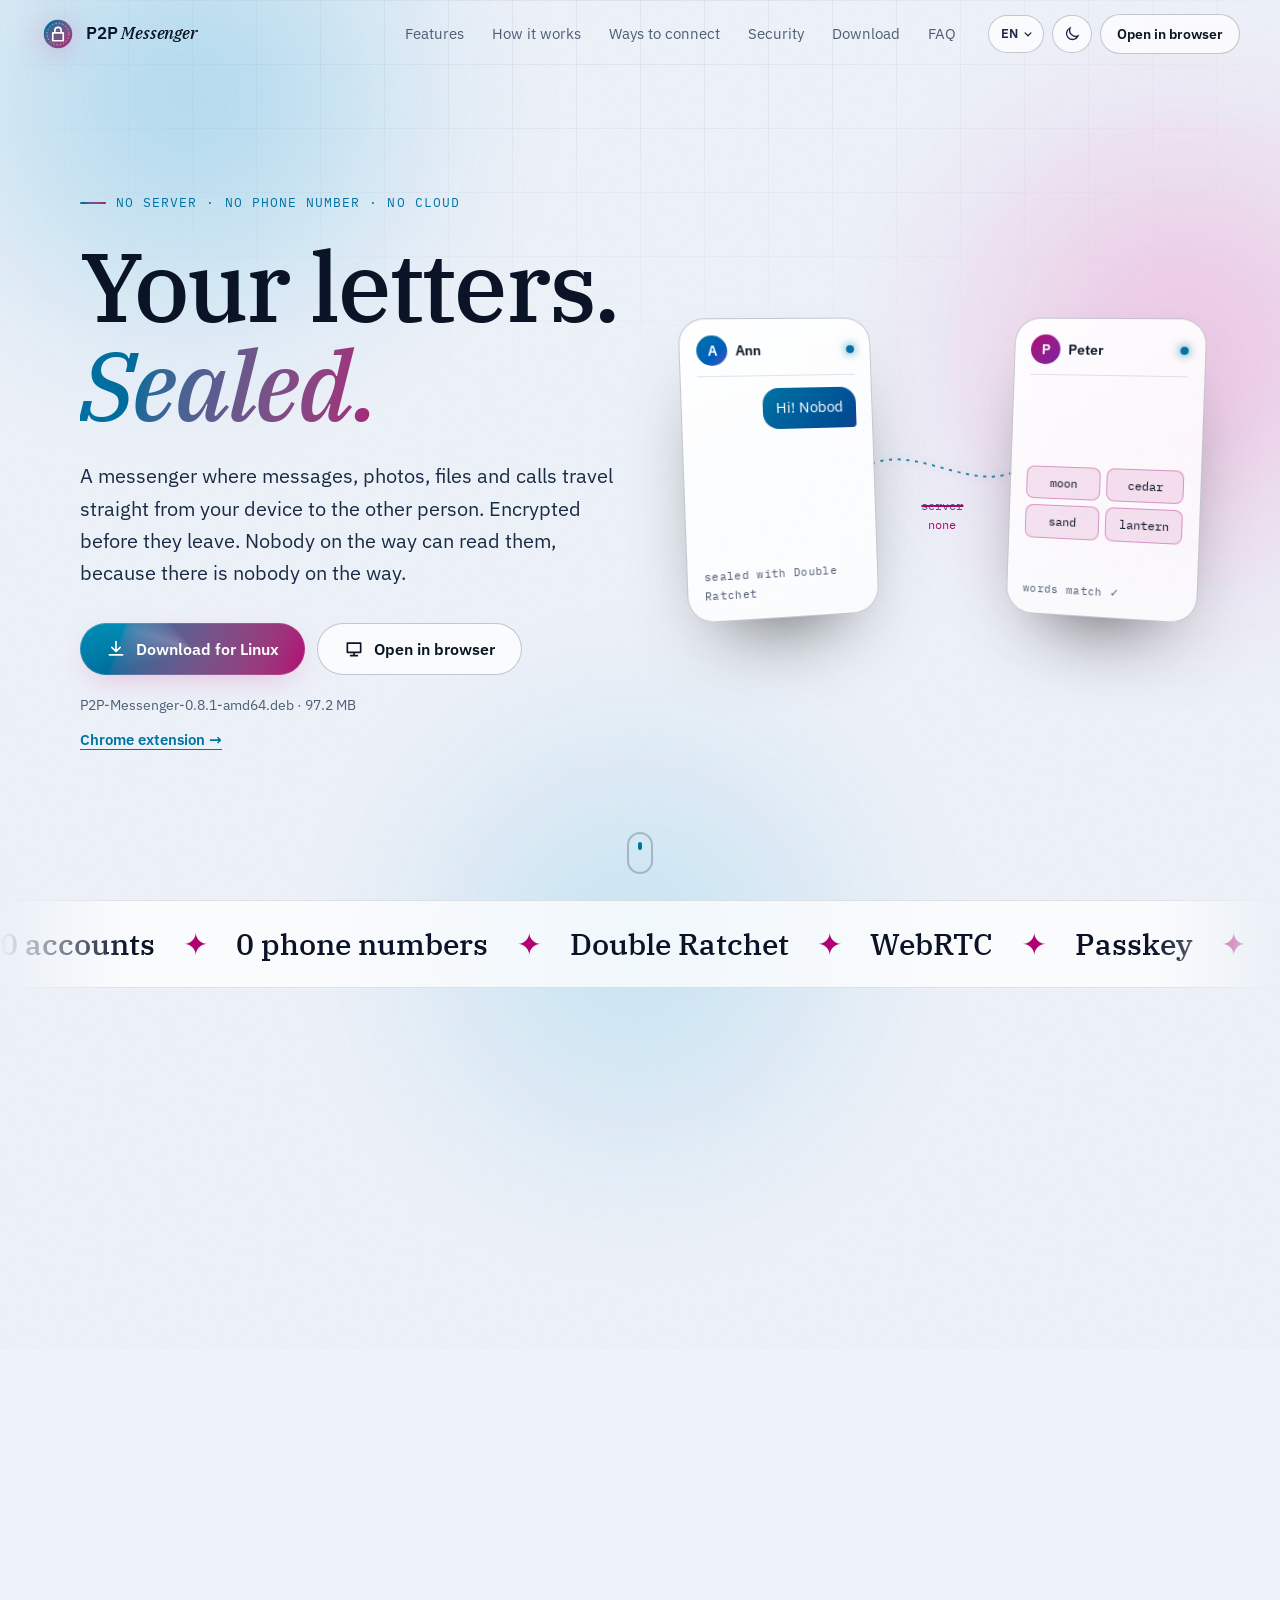
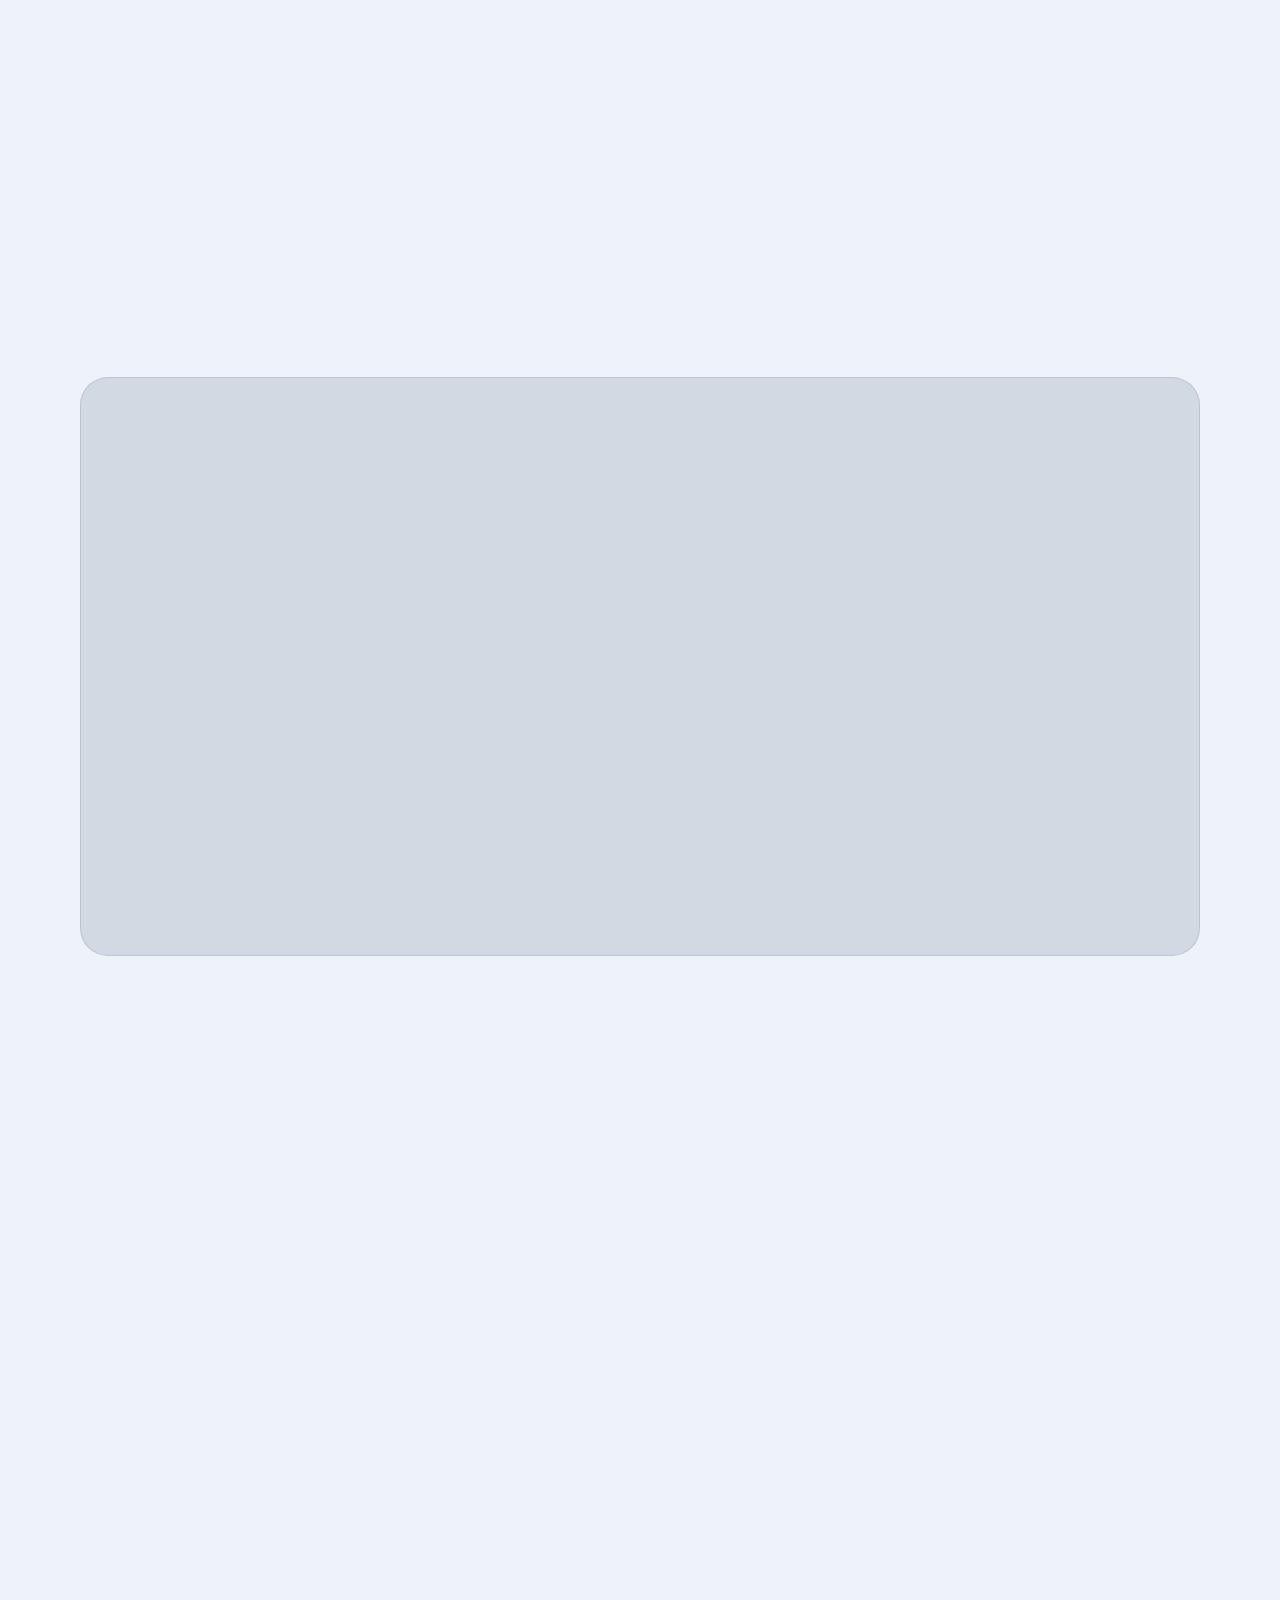
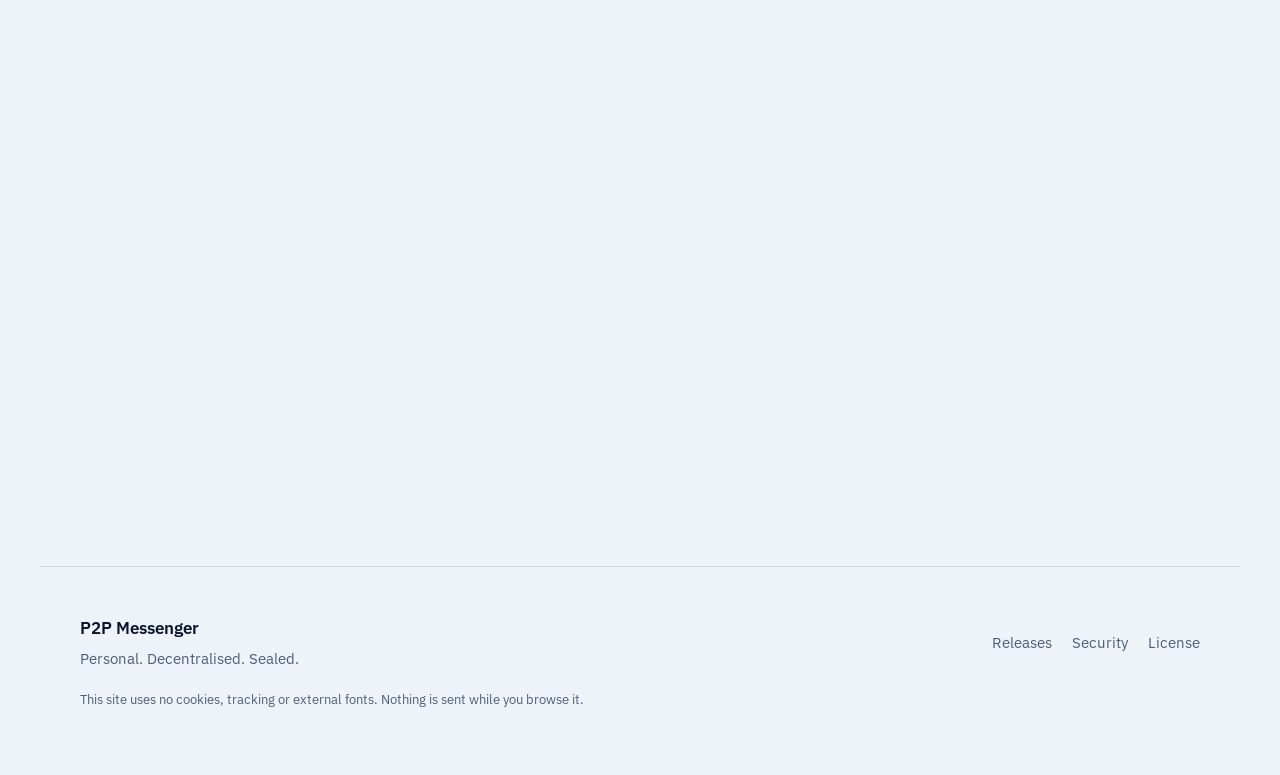
<file: en/index.html>
<!DOCTYPE html><html lang="en" data-theme="auto" data-root="../" data-lang="en" data-langs="bg en es pt fr de ru zh"><head>
    <meta charset="utf-8">
    <meta name="viewport" content="width=device-width, initial-scale=1, viewport-fit=cover">
    <meta http-equiv="Content-Security-Policy" content="default-src 'self'; script-src 'self'; style-src 'self'; img-src 'self' data:; font-src 'self'; connect-src 'self'; object-src 'none'; base-uri 'self'; form-action 'none'; frame-src 'none'; worker-src 'self'; manifest-src 'self'">
    <meta name="referrer" content="strict-origin-when-cross-origin">
    <title>Messenger without a phone number or server · P2P Messenger</title>
    <meta name="description" content="Chat, call and send files with no number, email or cloud. Direct and end-to-end encrypted. Windows, Linux, Android, iPhone and browser.">
    <meta name="theme-color" content="#0b1220">
    <meta property="og:title" content="P2P Messenger · Your letters. Sealed.">
    <meta property="og:description" content="No server, no phone number, no cloud. Direct and end-to-end encrypted.">
    <meta property="og:type" content="website">
    <meta property="og:site_name" content="P2P Messenger">
    <meta property="og:locale" content="en_US">
    <meta name="twitter:card" content="summary_large_image">
    <link rel="icon" type="image/png" href="../icons/icon-192.png">
    <link rel="apple-touch-icon" href="../icons/icon-192.png">
    <link rel="preload" href="../fonts/ibm-plex-serif-cyrillic-500-italic.woff2" as="font" type="font/woff2" crossorigin="">
    <link rel="stylesheet" href="../site.css">
    <!-- Installed app or an old link to the app: straight to the messenger, before anything is drawn. -->
    <script src="../boot.js"></script>
    <script type="module" src="../site.js"></script>
  <link rel="canonical" href="https://dyrakarmy.online/en/"><link rel="alternate" hreflang="bg" href="https://dyrakarmy.online/"><link rel="alternate" hreflang="en" href="https://dyrakarmy.online/en/"><link rel="alternate" hreflang="es" href="https://dyrakarmy.online/es/"><link rel="alternate" hreflang="pt-BR" href="https://dyrakarmy.online/pt/"><link rel="alternate" hreflang="fr" href="https://dyrakarmy.online/fr/"><link rel="alternate" hreflang="de" href="https://dyrakarmy.online/de/"><link rel="alternate" hreflang="ru" href="https://dyrakarmy.online/ru/"><link rel="alternate" hreflang="zh-Hans" href="https://dyrakarmy.online/zh/"><link rel="alternate" hreflang="x-default" href="https://dyrakarmy.online/"><meta property="og:url" content="https://dyrakarmy.online/en/"><meta property="og:image" content="https://dyrakarmy.online/og-en.png"><meta property="og:image:width" content="1200"><meta property="og:image:height" content="630"><meta property="og:image:alt" content="P2P Messenger · Your letters. Sealed."><meta property="og:locale:alternate" content="bg_BG"><meta property="og:locale:alternate" content="es_ES"><meta property="og:locale:alternate" content="pt_BR"><meta property="og:locale:alternate" content="fr_FR"><meta property="og:locale:alternate" content="de_DE"><meta property="og:locale:alternate" content="ru_RU"><meta property="og:locale:alternate" content="zh_CN"><script type="application/ld+json">[{"@context":"https://schema.org","@type":"SoftwareApplication","name":"P2P Messenger","applicationCategory":"CommunicationApplication","operatingSystem":"Windows, Linux, Android, iOS, Web","description":"Chat, call and send files with no number, email or cloud. Direct and end-to-end encrypted. Windows, Linux, Android, iPhone and browser.","inLanguage":"en","offers":{"@type":"Offer","price":"0","priceCurrency":"EUR"},"url":"https://dyrakarmy.online/en/","image":"https://dyrakarmy.online/og-en.png"},{"@context":"https://schema.org","@type":"FAQPage","inLanguage":"en","mainEntity":[{"@type":"Question","name":"Is there really no server?","acceptedAnswer":{"@type":"Answer","text":"Not for messages and files. They travel directly. A small server is used only for “rooms”, when you are far apart and cannot scan a QR: for 10 minutes it relays encrypted frames it cannot read. Public STUN servers help the two devices find each other without seeing any content."}},{"@type":"Question","name":"What if I lose my phone?","acceptedAnswer":{"@type":"Answer","text":"The 12 words restore your profile on a new device. So write them on paper. Without them nobody can restore it, including us."}},{"@type":"Question","name":"Do we both need to be online?","acceptedAnswer":{"@type":"Answer","text":"Yes. With no server to hold messages, they are delivered while you are both connected. That is the price of nobody keeping them for you."}},{"@type":"Question","name":"Why does it sometimes not connect?","acceptedAnswer":{"@type":"Answer","text":"Some mobile networks block direct links. Try one Wi‑Fi network for the first connection, or add your own TURN server in the settings. We use nobody else's server by default."}},{"@type":"Question","name":"How much does it cost?","acceptedAnswer":{"@type":"Answer","text":"Nothing. No ads, no subscription, no account to sell."}},{"@type":"Question","name":"Is it safe to download an .exe or .apk from here?","acceptedAnswer":{"@type":"Answer","text":"The files are built automatically on GitHub from the source code. Each has a SHA-256 checksum, and releases carry a signed SBOM. If the checksum matches, the file is exactly what was built."}}]}]</script></head>
  <body>
    <a class="skip" href="#main" data-i18n="skip">Skip to content</a>

    <!-- living background: two aurora fields that follow the palette, a star grid and film grain -->
    <div class="aurora" aria-hidden="true">
      <span class="blob b1"></span><span class="blob b2"></span><span class="blob b3"></span>
    </div>
    <div class="grid-bg" aria-hidden="true"></div>
    <div class="grain" aria-hidden="true"></div>
    <div class="progress" aria-hidden="true"><span></span></div>

    <header class="bar" id="top">
      <a class="brand" href="#top" aria-label="P2P Messenger">
        <span class="seal" aria-hidden="true">
          <svg viewBox="0 0 48 48"><defs><linearGradient id="sealg" x1="0" y1="0" x2="1" y2="1"><stop offset="0" stop-color="var(--a)"></stop><stop offset="1" stop-color="var(--b)"></stop></linearGradient></defs><circle cx="24" cy="24" r="19" fill="url(#sealg)"></circle><circle cx="24" cy="24" r="14.5" fill="none" stroke="rgba(255,255,255,.55)" stroke-width="1.2" stroke-dasharray="2 2.6"></circle><path d="M17 22.5h14v10.5H17z M19.8 22.5v-3.2a4.2 4.2 0 0 1 8.4 0v3.2" fill="none" stroke="#fff" stroke-width="2.2" stroke-linejoin="round"></path></svg>
        </span>
        <span class="brand-name">P2P <em>Messenger</em></span>
      </a>
      <nav class="nav" aria-label="Main menu" data-i18n-aria="navLabel">
        <a href="#features" data-i18n="navFeatures">Features</a>
        <a href="#how" data-i18n="navHow">How it works</a>
        <a href="#connect" data-i18n="navConnect">Ways to connect</a>
        <a href="#security" data-i18n="navSecurity">Security</a>
        <a href="#download" data-i18n="navDownload">Download</a>
        <a href="#faq" data-i18n="navFaq">FAQ</a>
      </nav>
      <div class="bar-tools">
        <details class="langs" data-langs-menu="">
          <summary class="chip lang" aria-label="Language" data-i18n-aria="langLabel"><span data-lang-current="">EN</span><svg viewBox="0 0 24 24" aria-hidden="true"><path d="m7 10 5 5 5-5"></path></svg></summary>
          <!-- written again for every page by scripts/site/build.mjs from site/locales.js -->
          <ul class="lang-list" data-lang-list="">
            <li><a href="../" hreflang="bg" lang="bg" data-code="bg">Български</a></li>
            <li><a href="./" hreflang="en" lang="en" data-code="en" aria-current="page">English</a></li>
            <li><a href="../es/" hreflang="es" lang="es" data-code="es">Español</a></li>
            <li><a href="../pt/" hreflang="pt-BR" lang="pt-BR" data-code="pt">Português (Brasil)</a></li>
            <li><a href="../fr/" hreflang="fr" lang="fr" data-code="fr">Français</a></li>
            <li><a href="../de/" hreflang="de" lang="de" data-code="de">Deutsch</a></li>
            <li><a href="../ru/" hreflang="ru" lang="ru" data-code="ru">Русский</a></li>
            <li><a href="../zh/" hreflang="zh-Hans" lang="zh-Hans" data-code="zh">简体中文</a></li>
          </ul>
        </details>
        <button class="chip theme" type="button" data-theme-toggle="" aria-label="Light or dark theme" data-i18n-aria="themeLabel">
          <svg viewBox="0 0 24 24" aria-hidden="true"><path class="sun" d="M12 4V2m0 20v-2m8-8h2M2 12h2m13.7-5.7 1.4-1.4M4.9 19.1l1.4-1.4m11.4 0 1.4 1.4M4.9 4.9l1.4 1.4M12 7a5 5 0 1 0 0 10 5 5 0 0 0 0-10z"></path><path class="moon" d="M20 14.5A8 8 0 0 1 9.5 4a8 8 0 1 0 10.5 10.5z"></path></svg>
        </button>
        <a class="btn btn-ghost bar-open" href="../app/" data-i18n="openApp">Open in browser</a>
        <button class="burger" type="button" aria-expanded="false" aria-controls="menu" data-menu-toggle="" aria-label="Menu" data-i18n-aria="menuLabel">
          <span></span><span></span><span></span>
        </button>
      </div>
    </header>

    <!-- full-screen menu (phones, and the "Меню" button on any size) -->
    <div class="menu" id="menu" hidden="">
      <nav aria-label="Menu" data-i18n-aria="menuLabel">
        <a href="#features"><small>01</small><span data-i18n="navFeatures">Features</span></a>
        <a href="#how"><small>02</small><span data-i18n="navHow">How it works</span></a>
        <a href="#connect"><small>03</small><span data-i18n="navConnect">Ways to connect</span></a>
        <a href="#security"><small>04</small><span data-i18n="navSecurity">Security</span></a>
        <a href="#download"><small>05</small><span data-i18n="navDownload">Download</span></a>
        <a href="#faq"><small>06</small><span data-i18n="navFaq">FAQ</span></a>
      </nav>
      <div class="menu-quick">
        <p data-i18n="menuQuick">Straight to the file for</p>
        <div class="menu-os">
          <a href="#dl-windows" data-os-jump="windows">Windows</a>
          <a href="#dl-linux" data-os-jump="linux">Linux</a>
          <a href="#dl-android" data-os-jump="android">Android</a>
          <a href="#dl-ios" data-os-jump="ios">iPhone</a>
          <a href="../app/" data-i18n="osWeb">Browser</a>
        </div>
      </div>
    </div>

    <main id="main">
      <!-- ================= HERO ================= -->
      <section class="hero" data-palette="0">
        <div class="hero-copy">
          <p class="kicker reveal" data-i18n="heroKicker">No server · no phone number · no cloud</p>
          <h1 class="reveal" data-i18n-html="heroTitle">Your letters.<br><em>Sealed.</em></h1>
          <p class="lead reveal" data-i18n="heroLead">A messenger where messages, photos, files and calls travel straight from your device to the other person. Encrypted before they leave. Nobody on the way can read them, because there is nobody on the way.</p>
          <div class="cta reveal">
            <a class="btn btn-main magnet" href="#download" data-primary-download="">
              <span class="btn-glow" aria-hidden="true"></span>
              <svg viewBox="0 0 24 24" aria-hidden="true"><path d="M12 3v12m0 0-5-5m5 5 5-5M4 19h16"></path></svg>
              <span data-primary-label="" data-i18n="ctaDownload">Download free</span>
            </a>
            <a class="btn btn-ghost" href="../app/">
              <svg viewBox="0 0 24 24" aria-hidden="true"><path d="M4 5h16v11H4zM8 20h8M12 16v4"></path></svg>
              <span data-i18n="openApp">Open in browser</span>
            </a>
          </div>
          <p class="cta-note reveal" data-primary-note="" data-i18n="ctaNote">No account · Windows, Linux, Android, iPhone and browser</p>
          <p class="ext-link reveal"><a href="#download" data-open-tab="extension" data-i18n="extHeroLink">Chrome extension →</a></p>
        </div>

        <!-- the live demo: a message is sealed, travels with nobody in between, and is opened -->
        <div class="demo reveal" aria-label="Demo: a message is encrypted, travels directly and is decrypted" data-i18n-aria="demoLabel" role="img">
          <div class="device left">
            <div class="device-top"><span class="avatar a1" data-i18n="demoInitA">A</span><b data-i18n="demoA">Ann</b><i class="dot"></i></div>
            <div class="bubble out" data-demo-out="">Здрасти! Тук никой не чете. 🔒</div>
            <div class="cipher" data-demo-cipher="" aria-hidden="true"></div>
            <div class="device-foot mono" data-i18n="demoSealed">sealed with Double Ratchet</div>
          </div>
          <div class="wire" aria-hidden="true">
            <svg viewBox="0 0 200 60" preserveAspectRatio="none"><path id="wirepath" d="M0 30 C 60 0, 140 60, 200 30"></path></svg>
            <span class="packet" data-demo-packet=""></span>
            <span class="no-server"><s data-i18n="demoServer">server</s><b data-i18n="demoNone">none</b></span>
          </div>
          <div class="device right">
            <div class="device-top"><span class="avatar a2" data-i18n="demoInitB">P</span><b data-i18n="demoB">Peter</b><i class="dot"></i></div>
            <div class="bubble in" data-demo-in="" aria-live="off"></div>
            <div class="words mono" aria-hidden="true" data-i18n-html="demoWords"><span>moon</span><span>cedar</span><span>sand</span><span>lantern</span></div>
            <div class="device-foot mono" data-i18n="demoVerified">words match ✓</div>
          </div>
        </div>
        <a class="scroll-hint" href="#numbers" aria-label="Scroll down" data-i18n-aria="scrollDown"><span></span></a>
      </section>

      <!-- ================= MARQUEE ================= -->
      <div class="marquee" aria-hidden="true">
        <div class="track" data-marquee="" data-i18n-html="marquee"><span>0 accounts</span><span>✦</span><span>0 phone numbers</span><span>✦</span><span>Double Ratchet</span><span>✦</span><span>WebRTC</span><span>✦</span><span>Passkey</span><span>✦</span><span>12 recovery words</span><span>✦</span><span>AES-GCM on your device</span><span>✦</span><span>SHA-256 + SBOM</span><span>✦</span></div>
      </div>

      <!-- ================= NUMBERS ================= -->
      <section class="numbers" id="numbers" data-palette="1" aria-label="In numbers" data-i18n-aria="numbersLabel">
        <div class="stat reveal"><b data-count="0">0</b><span data-i18n="stat0">servers keeping your messages</span></div>
        <div class="stat reveal"><b data-count="100" data-suffix=" MB">100 MB</b><span data-i18n="stat1">file, straight across, no cloud</span></div>
        <div class="stat reveal"><b data-count="9">9</b><span data-i18n="stat2">people in an encrypted group</span></div>
        <div class="stat reveal"><b data-count="12">12</b><span data-i18n="stat3">words protect your whole profile</span></div>
      </section>

      <!-- ================= FEATURES ================= -->
      <section class="features" id="features" data-palette="2">
        <header class="sec-head reveal">
          <p class="kicker" data-i18n="featKicker">Features</p>
          <h2 data-i18n-html="featTitle">Everything a messenger does.<br><em>Minus the middleman.</em></h2>
        </header>
        <div class="bento">
          <article class="card big reveal" data-tilt="">
            <div class="card-ico"><svg viewBox="0 0 24 24"><path d="M12 2l8 4v6c0 5-3.5 8.5-8 10-4.5-1.5-8-5-8-10V6z"></path><path d="M8.5 12l2.5 2.5 4.5-5"></path></svg></div>
            <h3 data-i18n="f1t">End-to-end encrypted</h3>
            <p data-i18n="f1p">Every message gets a fresh key (Double Ratchet). Even if someone gets hold of one key, older and later messages stay locked.</p>
            <div class="card-art ratchet" aria-hidden="true"><i></i><i></i><i></i><i></i><i></i><i></i></div>
          </article>
          <article class="card reveal" data-tilt="">
            <div class="card-ico"><svg viewBox="0 0 24 24"><circle cx="8" cy="8" r="4"></circle><path d="M11 11l9 9m-4-4 2-2m-5-1 2-2"></path></svg></div>
            <h3 data-i18n="f2t">No sign-up</h3>
            <p data-i18n="f2p">A passkey or password on your device. No email, no phone, no SMS code.</p>
          </article>
          <article class="card reveal" data-tilt="">
            <div class="card-ico"><svg viewBox="0 0 24 24"><path d="M3 3h7v7H3zM14 3h7v7h-7zM3 14h7v7H3z"></path><path d="M14 14h3v3h-3zM18 18h3v3h-3z"></path></svg></div>
            <h3 data-i18n="f3t">Seven ways to connect</h3>
            <p data-i18n="f3p">A live QR, a code from afar, Bluetooth, sound, light, a mutual friend or an invitation through any messenger. The code’s words never reach the server.</p>
          </article>
          <article class="card reveal" data-tilt="">
            <div class="card-ico"><svg viewBox="0 0 24 24"><path d="M14 3H6v18h12V7z"></path><path d="M14 3v4h4M12 10v6m-3-3 3 3 3-3"></path></svg></div>
            <h3 data-i18n="f4t">Files up to 100 MB</h3>
            <p data-i18n="f4p">Video, documents, music with a built-in player. If the link drops, the file continues from where it stopped. Paste a picture with Ctrl+V.</p>
          </article>
          <article class="card reveal" data-tilt="">
            <div class="card-ico"><svg viewBox="0 0 24 24"><path d="M5 4h4l2 5-2.5 1.5a11 11 0 0 0 5 5L15 13l5 2v4a2 2 0 0 1-2 2A16 16 0 0 1 3 6a2 2 0 0 1 2-2"></path></svg></div>
            <h3 data-i18n="f5t">Audio and video calls</h3>
            <p data-i18n="f5p">Over the same direct link, encrypted (DTLS-SRTP). Switch cameras, share your screen, see the connection quality. When the network changes, the call carries on.</p>
          </article>
          <article class="card wide reveal" data-tilt="">
            <div class="card-ico"><svg viewBox="0 0 24 24"><circle cx="9" cy="8" r="3.2"></circle><circle cx="17" cy="9" r="2.6"></circle><path d="M3 20a6 6 0 0 1 12 0M14.5 20a4.5 4.5 0 0 1 7-3.8"></path></svg></div>
            <h3 data-i18n="f6t">Groups of up to 9</h3>
            <p data-i18n="f6p">Admin, group name and photo, GIFs. A new member does not see old history, and a removed one loses access even while offline.</p>
            <div class="card-art orbit" aria-hidden="true"><i></i><i></i><i></i><i></i><i></i></div>
          </article>
          <article class="card reveal" data-tilt="">
            <div class="card-ico"><svg viewBox="0 0 24 24"><path d="M4 7h16M4 12h16M4 17h10"></path></svg></div>
            <h3 data-i18n="f7t">12 words and you are back</h3>
            <p data-i18n="f7p">Write them down once. On a new device they bring your profile back.</p>
          </article>
          <article class="card reveal" data-tilt="">
            <div class="card-ico"><svg viewBox="0 0 24 24"><rect x="3" y="4" width="11" height="16" rx="2"></rect><rect x="15" y="8" width="6" height="12" rx="1.5"></rect><path d="M8 17h1"></path></svg></div>
            <h3 data-i18n="f8t">Move to a new device</h3>
            <p data-i18n="f8p">Scan a QR from the old phone and your profile moves over, encrypted.</p>
          </article>
          <article class="card wide reveal" data-tilt="">
            <div class="card-ico"><svg viewBox="0 0 24 24"><circle cx="12" cy="13" r="8"></circle><path d="M12 9v4l2.5 2.5M9.5 2.5h5"></path></svg></div>
            <h3 data-i18n="f9t">Disappearing messages</h3>
            <p data-i18n="f9p">A timer for each chat: 5 minutes, an hour, a day or a week. Messages and files disappear from both phones.</p>
          </article>
          <article class="card wide reveal" data-tilt="">
            <div class="card-ico"><svg viewBox="0 0 24 24"><rect x="5" y="10" width="14" height="11" rx="2"></rect><path d="M8 10V7a4 4 0 0 1 8 0v3M12 14v3"></path></svg></div>
            <h3 data-i18n="f10t">Lock and panic button</h3>
            <p data-i18n="f10p">The app locks itself after the time you choose, or in the background. One confirmation deletes the profile, contacts and history from the device.</p>
          </article>
          <article class="card wide reveal" data-tilt="">
            <div class="card-ico"><svg viewBox="0 0 24 24"><circle cx="11" cy="11" r="6.5"></circle><path d="M16 16l5 5M8.5 11h5M11 8.5v5"></path></svg></div>
            <h3 data-i18n="f11t">Find each other again</h3>
            <p data-i18n="f11p">Optional: a known contact connects without a new QR. Public Nostr relays carry only encrypted text under a topic that changes every 15 minutes. Off by default.</p>
          </article>
          <article class="card wide reveal" data-tilt="">
            <div class="card-ico"><svg viewBox="0 0 24 24"><path d="M6 3h9l4 4v14H6z"></path><path d="M15 3v4h4M9 12h7M9 16h7"></path></svg></div>
            <h3 data-i18n="f12t">Open protocol</h3>
            <p data-i18n="f12p">A public protocol specification and threat model, including what it does not protect against. Vulnerabilities are reported privately, with disclosure within 90 days.</p>
          </article>
        </div>
      </section>

      <!-- ================= HOW ================= -->
      <section class="how" id="how" data-palette="3">
        <header class="sec-head reveal">
          <p class="kicker" data-i18n="howKicker">How it works</p>
          <h2 data-i18n-html="howTitle">Three steps.<br><em>Zero accounts.</em></h2>
        </header>
        <ol class="steps">
          <li class="step reveal">
            <span class="step-n">1</span>
            <h3 data-i18n="s1t">Create a profile</h3>
            <p data-i18n="s1p">One tap. Keys are made on your device and never leave it. You write down the 12 words.</p>
          </li>
          <li class="step reveal">
            <span class="step-n">2</span>
            <h3 data-i18n="s2t">Connect</h3>
            <p data-i18n="s2p">Connect in any of seven ways: QR, code, Bluetooth, sound, light, a mutual friend or an invitation. The link between the two devices is direct (WebRTC).</p>
          </li>
          <li class="step reveal">
            <span class="step-n">3</span>
            <h3 data-i18n="s3t">Compare the words</h3>
            <p data-i18n="s3p">You both see the same words. If they match, nobody is in the middle. Done, start talking.</p>
          </li>
        </ol>
        <div class="versus reveal">
          <div class="vs-col old">
            <p class="vs-h" data-i18n="vsOld">A typical messenger</p>
            <div class="vs-diagram" aria-hidden="true"><span class="node">📱</span><span class="line"></span><span class="node srv">🗄️</span><span class="line"></span><span class="node">📱</span></div>
            <ul>
              <li data-i18n="vsOld1">an account tied to a phone number</li>
              <li data-i18n="vsOld2">messages pass through their servers</li>
              <li data-i18n="vsOld3">who talks to whom and when stays with them</li>
            </ul>
          </div>
          <div class="vs-col new">
            <p class="vs-h" data-i18n="vsNew">P2P Messenger</p>
            <div class="vs-diagram" aria-hidden="true"><span class="node">📱</span><span class="line live"></span><span class="node">📱</span></div>
            <ul>
              <li data-i18n="vsNew1">no number and no email</li>
              <li data-i18n="vsNew2">straight from device to device</li>
              <li data-i18n="vsNew3">history stays with you, encrypted</li>
            </ul>
          </div>
        </div>
      </section>

      <!-- ================= CONNECT: seven ways ================= -->
      <section class="connect" id="connect" data-palette="8">
        <header class="sec-head reveal">
          <p class="kicker" data-i18n="connKicker">Ways to connect</p>
          <h2 data-i18n-html="connTitle">Seven ways to connect.<br><em>Pick the one that fits.</em></h2>
          <p class="sec-lead" data-i18n="connLead">Each way carries the invitation differently. After connecting, with all seven, you compare the same 12 safety words: if they match, nobody is in the middle.</p>
        </header>
        <div class="ways">
          <article class="card way reveal" data-tilt="" data-way="qr">
            <div class="way-art" aria-hidden="true">
              <svg class="art" viewBox="0 0 240 120" focusable="false">
                <g class="ph"><rect x="52" y="14" width="44" height="88" rx="9"></rect><rect class="scr" x="57" y="24" width="34" height="68" rx="4"></rect></g>
                <g class="ph"><rect x="144" y="14" width="44" height="88" rx="9"></rect><rect class="scr" x="149" y="24" width="34" height="68" rx="4"></rect></g>
                <g class="qr an qr-l"><rect x="63" y="46" width="8" height="8"></rect><rect x="73" y="46" width="8" height="8"></rect><rect x="63" y="56" width="8" height="8"></rect><rect x="73" y="66" width="8" height="8"></rect><rect x="63" y="66" width="8" height="8"></rect><rect x="73" y="56" width="8" height="8" class="dim"></rect></g>
                <g class="qr an qr-r"><rect x="155" y="46" width="8" height="8"></rect><rect x="165" y="56" width="8" height="8"></rect><rect x="155" y="56" width="8" height="8" class="dim"></rect><rect x="165" y="46" width="8" height="8"></rect><rect x="155" y="66" width="8" height="8"></rect><rect x="165" y="66" width="8" height="8" class="dim"></rect></g>
                <rect class="scan an" x="60" y="40" width="28" height="2.5" rx="1.2"></rect>
                <rect class="scan scan-r an" x="152" y="40" width="28" height="2.5" rx="1.2"></rect>
                <g class="ok an"><circle cx="120" cy="58" r="12"></circle><path d="M114 58.5l4.2 4.2 7.8-8.4"></path></g>
              </svg>
            </div>
            <span class="way-n mono" aria-hidden="true">01</span>
            <h3 data-i18n="w1t">QR, face to face</h3>
            <p data-i18n="w1p">Two phones show and scan each other’s QR codes. The invitation is signed text inside the code, so no server is involved at all (local mode).</p>
            <p class="way-when"><b data-i18n="wayWhen">Best when</b> <span data-i18n="w1w">you are in the same place.</span></p>
          </article>

          <article class="card way reveal" data-tilt="" data-way="code">
            <div class="way-art" aria-hidden="true">
              <svg class="art" viewBox="0 0 240 120" focusable="false">
                <path class="arc" d="M38 104 Q120 124 202 104"></path>
                <circle class="say an" cx="79" cy="111.5" r="3.6"></circle><circle class="say an" cx="120" cy="114" r="3.6"></circle><circle class="say an" cx="161" cy="111.5" r="3.6"></circle>
                <g class="ph"><rect x="16" y="10" width="44" height="86" rx="9"></rect><rect class="scr" x="21" y="20" width="34" height="66" rx="4"></rect></g>
                <g class="ph"><rect x="180" y="10" width="44" height="86" rx="9"></rect><rect class="scr" x="185" y="20" width="34" height="66" rx="4"></rect></g>
                <g class="chips"><rect class="cd an" x="92" y="12" width="8" height="11" rx="2"></rect><rect class="cd an" x="104" y="12" width="8" height="11" rx="2"></rect><rect class="cd an" x="116" y="12" width="8" height="11" rx="2"></rect><rect class="cd an" x="128" y="12" width="8" height="11" rx="2"></rect><rect class="cd an" x="140" y="12" width="8" height="11" rx="2"></rect></g>
                <g class="box"><rect x="102" y="38" width="36" height="34" rx="7"></rect><path d="M110 50h20M110 58h20M110 66h12"></path></g>
                <rect class="pkt an" x="64" y="49" width="15" height="11" rx="3"></rect>
              </svg>
            </div>
            <span class="way-n mono" aria-hidden="true">02</span>
            <h3 data-i18n="w2t">Short code, from afar</h3>
            <p data-i18n="w2p">One of you opens a room and says a 5-character code and 3 words over the phone. The server sees only the room number and ciphertext; the key comes from the words (CPace PAKE).</p>
            <p class="way-when"><b data-i18n="wayWhen">Best when</b> <span data-i18n="w2w">you are far apart but can talk.</span></p>
          </article>

          <article class="card way reveal" data-tilt="" data-way="ble">
            <div class="way-art" aria-hidden="true">
              <svg class="art" viewBox="0 0 240 120" focusable="false">
                <circle class="ring an" cx="120" cy="58" r="14"></circle><circle class="ring r2 an" cx="120" cy="58" r="14"></circle><circle class="ring r3 an" cx="120" cy="58" r="14"></circle>
                <g class="ph"><rect x="52" y="14" width="44" height="88" rx="9"></rect><rect class="scr" x="57" y="24" width="34" height="68" rx="4"></rect></g>
                <g class="ph"><rect x="144" y="14" width="44" height="88" rx="9"></rect><rect class="scr" x="149" y="24" width="34" height="68" rx="4"></rect></g>
                <g class="bt an"><circle cx="120" cy="58" r="15"></circle><path d="M114 52l12 12-6 5V47l6 5-12 12"></path></g>
                <circle class="blip an" cx="74" cy="58" r="4"></circle><circle class="blip b2 an" cx="166" cy="58" r="4"></circle>
              </svg>
            </div>
            <span class="way-n mono" aria-hidden="true">03</span>
            <h3 data-i18n="w3t">Bluetooth</h3>
            <p data-i18n="w3p">Phones next to each other pass the invitation over Bluetooth Low Energy. Only in the Android and iPhone app, not in the browser.</p>
            <p class="way-when"><b data-i18n="wayWhen">Best when</b> <span data-i18n="w3w">you are close and would rather not scan.</span></p>
          </article>

          <article class="card way reveal" data-tilt="" data-way="sound">
            <div class="way-art" aria-hidden="true">
              <svg class="art" viewBox="0 0 240 120" focusable="false">
                <g class="ph"><rect x="30" y="14" width="44" height="88" rx="9"></rect><rect class="scr" x="35" y="24" width="34" height="68" rx="4"></rect></g>
                <g class="ph"><rect x="166" y="14" width="44" height="88" rx="9"></rect><rect class="scr" x="171" y="24" width="34" height="68" rx="4"></rect></g>
                <g class="qr"><rect x="41" y="44" width="8" height="8"></rect><rect x="51" y="44" width="8" height="8"></rect><rect x="41" y="54" width="8" height="8"></rect><rect x="51" y="64" width="8" height="8"></rect><rect x="41" y="64" width="8" height="8"></rect><rect x="51" y="54" width="8" height="8" class="dim"></rect></g>
                <circle class="mic an" cx="52" cy="82" r="3.2"></circle>
                <g class="eq"><rect class="eqb an" x="175" y="54" width="3.4" height="14" rx="1.7"></rect><rect class="eqb b2 an" x="181" y="54" width="3.4" height="14" rx="1.7"></rect><rect class="eqb b3 an" x="187" y="54" width="3.4" height="14" rx="1.7"></rect><rect class="eqb b4 an" x="193" y="54" width="3.4" height="14" rx="1.7"></rect><rect class="eqb b5 an" x="199" y="54" width="3.4" height="14" rx="1.7"></rect></g>
                <path class="wave an" d="M156 46q-9 12 0 24"></path><path class="wave w2 an" d="M156 46q-9 12 0 24"></path><path class="wave w3 an" d="M156 46q-9 12 0 24"></path>
              </svg>
            </div>
            <span class="way-n mono" aria-hidden="true">04</span>
            <span class="way-new" data-i18n="wayNew">New</span>
            <h3 data-i18n="w4t">QR + sound</h3>
            <p data-i18n="w4p">One phone shows a QR; the other answers with a short sound, about 15 seconds, from its speaker, and the first one listens with its microphone. No second code to scan.</p>
            <p class="way-when"><b data-i18n="wayWhen">Best when</b> <span data-i18n="w4w">you are together in a fairly quiet place.</span></p>
          </article>

          <article class="card way reveal" data-tilt="" data-way="light">
            <div class="way-art" aria-hidden="true">
              <svg class="art" viewBox="0 0 240 120" focusable="false">
                <g class="ph"><rect x="30" y="14" width="44" height="88" rx="9"></rect><rect class="scr" x="35" y="24" width="34" height="68" rx="4"></rect></g>
                <g class="ph"><rect x="166" y="14" width="44" height="88" rx="9"></rect><rect class="scr" x="171" y="24" width="34" height="68" rx="4"></rect></g>
                <g class="cells"><rect class="lc c1 an" x="36.4" y="45" width="6" height="6" rx="1.4"></rect><rect class="lc c2 an" x="44.8" y="45" width="6" height="6" rx="1.4"></rect><rect class="lc c3 an" x="53.2" y="45" width="6" height="6" rx="1.4"></rect><rect class="lc c2 an" x="61.6" y="45" width="6" height="6" rx="1.4"></rect><rect class="lc c3 an" x="36.4" y="53.4" width="6" height="6" rx="1.4"></rect><rect class="lc c1 an" x="44.8" y="53.4" width="6" height="6" rx="1.4"></rect><rect class="lc c2 an" x="53.2" y="53.4" width="6" height="6" rx="1.4"></rect><rect class="lc c1 an" x="61.6" y="53.4" width="6" height="6" rx="1.4"></rect><rect class="lc c2 an" x="36.4" y="61.8" width="6" height="6" rx="1.4"></rect><rect class="lc c3 an" x="44.8" y="61.8" width="6" height="6" rx="1.4"></rect><rect class="lc c1 an" x="53.2" y="61.8" width="6" height="6" rx="1.4"></rect><rect class="lc c3 an" x="61.6" y="61.8" width="6" height="6" rx="1.4"></rect><rect class="lc c1 an" x="36.4" y="70.2" width="6" height="6" rx="1.4"></rect><rect class="lc c2 an" x="44.8" y="70.2" width="6" height="6" rx="1.4"></rect><rect class="lc c3 an" x="53.2" y="70.2" width="6" height="6" rx="1.4"></rect><rect class="lc c2 an" x="61.6" y="70.2" width="6" height="6" rx="1.4"></rect></g>
                <path class="ray an" d="M80 48L158 38"></path><path class="ray r2 an" d="M80 58H158"></path><path class="ray r3 an" d="M80 68L158 78"></path>
                <g class="vf an"><path d="M176 40v-6h6M200 34h6v6M206 78v6h-6M182 84h-6v-6"></path><circle cx="191" cy="59" r="3.4"></circle></g>
                <circle class="lens" cx="188" cy="19" r="1.8"></circle>
              </svg>
            </div>
            <span class="way-n mono" aria-hidden="true">05</span>
            <span class="way-new" data-i18n="wayNew">New</span>
            <h3 data-i18n="w7t">QR + light</h3>
            <p data-i18n="w7p">One phone shows a QR; the other scans it and answers with a slow animation of coloured squares on its screen (5–8 seconds), which the first one reads with its camera. At most 3 changes per second, no red, and a warning before it starts.</p>
            <p class="way-when"><b data-i18n="wayWhen">Best when</b> <span data-i18n="w7w">you are together, but it is noisy.</span></p>
          </article>

          <article class="card way reveal" data-tilt="" data-way="friend">
            <div class="way-art" aria-hidden="true">
              <svg class="art" viewBox="0 0 240 120" focusable="false">
                <path class="ln l1 an" d="M120 36L58 86"></path><path class="ln l2 an" d="M120 36L182 86"></path>
                <path class="ln dash l3 an" d="M70 92H170"></path>
                <circle class="pdot d1 an" cx="120" cy="36" r="4.5"></circle><circle class="pdot d2 an" cx="120" cy="36" r="4.5"></circle>
                <g class="who"><circle cx="120" cy="26" r="15"></circle><circle class="hd" cx="120" cy="22" r="4.6"></circle><path class="sh" d="M111 35a9 8 0 0 1 18 0"></path></g>
                <g class="who"><circle cx="50" cy="92" r="15"></circle><circle class="hd" cx="50" cy="88" r="4.6"></circle><path class="sh" d="M41 101a9 8 0 0 1 18 0"></path></g>
                <g class="who"><circle cx="190" cy="92" r="15"></circle><circle class="hd" cx="190" cy="88" r="4.6"></circle><path class="sh" d="M181 101a9 8 0 0 1 18 0"></path></g>
                <g class="ok an"><circle cx="120" cy="92" r="9"></circle><path d="M115.5 92.2l3.1 3.1 5.9-6.3"></path></g>
              </svg>
            </div>
            <span class="way-n mono" aria-hidden="true">06</span>
            <span class="way-new" data-i18n="wayNew">New</span>
            <h3 data-i18n="w5t">Through a mutual friend</h3>
            <p data-i18n="w5p">A contact you both know introduces you. It is fully peer to peer, you both have to accept, and the friend cannot pretend to be someone else.</p>
            <p class="way-when"><b data-i18n="wayWhen">Best when</b> <span data-i18n="w5w">you have a friend in common you already trust.</span></p>
          </article>

          <article class="card way reveal" data-tilt="" data-way="relay">
            <div class="way-art" aria-hidden="true">
              <svg class="art" viewBox="0 0 240 120" focusable="false">
                <path class="arc" d="M40 62Q120 8 200 62"></path>
                <g class="ph"><rect x="16" y="14" width="44" height="88" rx="9"></rect><rect class="scr" x="21" y="24" width="34" height="68" rx="4"></rect></g>
                <g class="ph"><rect x="180" y="14" width="44" height="88" rx="9"></rect><rect class="scr" x="185" y="24" width="34" height="68" rx="4"></rect></g>
                <g class="bub an"><path d="M90 42h60a8 8 0 0 1 8 8v22a8 8 0 0 1-8 8h-44l-10 9v-9h-6a8 8 0 0 1-8-8V50a8 8 0 0 1 8-8z"></path><path class="tx" d="M98 54h44M98 62h30M98 70h38"></path></g>
                <path class="plane an" d="M54 52l18 7-18 7 4-7z"></path>
              </svg>
            </div>
            <span class="way-n mono" aria-hidden="true">07</span>
            <h3 data-i18n="w6t">Telegram bot or a copied invitation</h3>
            <p data-i18n="w6p">The signed invitation travels through the Telegram bot, or you copy it and paste it into any messenger. The channel can see the invitation, but a swap shows up when you compare the words.</p>
            <p class="way-when"><b data-i18n="wayWhen">Best when</b> <span data-i18n="w6w">you are far apart and cannot talk.</span></p>
          </article>
        </div>
      </section>

      <!-- ================= VIDEO TUTORIALS ================= -->
      <section class="videos" id="videos" data-palette="8">
        <header class="sec-head reveal">
          <p class="kicker" data-i18n="vidKicker">Video tutorials</p>
          <h2 data-i18n-html="vidTitle">Every way to connect,<br><em>step by step.</em></h2>
          <p class="sec-lead" data-i18n="vidLead">Seven short clips, about half a minute each. No sound: the text is in the picture.</p>
        </header>
        <div class="vids">
          <figure class="card vid reveal">
            <video controls="" preload="none" playsinline="" width="720" height="616" poster="../assets/tutorial-qr-en.jpg" src="../assets/tutorial-qr-en.mp4" data-tutorial="qr"></video>
            <figcaption><span class="way-n mono" aria-hidden="true">01</span> <span data-i18n="w1t">QR, face to face</span></figcaption>
          </figure>
          <figure class="card vid reveal">
            <video controls="" preload="none" playsinline="" width="720" height="616" poster="../assets/tutorial-short-code-en.jpg" src="../assets/tutorial-short-code-en.mp4" data-tutorial="short-code"></video>
            <figcaption><span class="way-n mono" aria-hidden="true">02</span> <span data-i18n="w2t">Short code, from afar</span></figcaption>
          </figure>
          <figure class="card vid reveal">
            <video controls="" preload="none" playsinline="" width="720" height="616" poster="../assets/tutorial-bluetooth-en.jpg" src="../assets/tutorial-bluetooth-en.mp4" data-tutorial="bluetooth"></video>
            <figcaption><span class="way-n mono" aria-hidden="true">03</span> <span data-i18n="w3t">Bluetooth</span></figcaption>
          </figure>
          <figure class="card vid reveal">
            <video controls="" preload="none" playsinline="" width="720" height="616" poster="../assets/tutorial-sound-en.jpg" src="../assets/tutorial-sound-en.mp4" data-tutorial="sound"></video>
            <figcaption><span class="way-n mono" aria-hidden="true">04</span> <span data-i18n="w4t">QR + sound</span></figcaption>
          </figure>
          <figure class="card vid reveal">
            <video controls="" preload="none" playsinline="" width="720" height="616" poster="../assets/tutorial-light-en.jpg" src="../assets/tutorial-light-en.mp4" data-tutorial="light"></video>
            <figcaption><span class="way-n mono" aria-hidden="true">05</span> <span data-i18n="w7t">QR + light</span></figcaption>
          </figure>
          <figure class="card vid reveal">
            <video controls="" preload="none" playsinline="" width="720" height="616" poster="../assets/tutorial-introduction-en.jpg" src="../assets/tutorial-introduction-en.mp4" data-tutorial="introduction"></video>
            <figcaption><span class="way-n mono" aria-hidden="true">06</span> <span data-i18n="w5t">Through a mutual friend</span></figcaption>
          </figure>
          <figure class="card vid reveal">
            <video controls="" preload="none" playsinline="" width="720" height="616" poster="../assets/tutorial-telegram-en.jpg" src="../assets/tutorial-telegram-en.mp4" data-tutorial="telegram"></video>
            <figcaption><span class="way-n mono" aria-hidden="true">07</span> <span data-i18n="w6t">Telegram bot or a copied invitation</span></figcaption>
          </figure>
        </div>
      </section>

      <!-- ================= EXPERIMENTS ================= -->
      <section class="experiments" id="experiments" data-palette="2">
        <header class="sec-head reveal">
          <p class="kicker" data-i18n="expKicker">Experiments</p>
          <h2 data-i18n-html="expTitle">When the network won't help.<br><em>Off by default.</em></h2>
          <p class="sec-lead" data-i18n="expLead">New paths for your messages, still being tried out. You turn them on yourself in the desktop app or on Android; the encryption stays the same.</p>
        </header>
        <div class="exps">
          <article class="card exp reveal"><h3 data-i18n="x1t">Our own NAT punching</h3><p data-i18n="x1p">When WebRTC fails (two symmetric NATs), the app tries with its own UDP sockets, a port from the router (UPnP, NAT-PMP, PCP) and “birthday” punching with up to 256 sockets.</p></article>
          <article class="card exp reveal"><h3 data-i18n="x2t">Tor only</h3><p data-i18n="x2p">In the desktop app with Tor: a link only between two onion services. Not a single IP address in the invitation.</p></article>
          <article class="card exp reveal"><h3 data-i18n="x3t">Mesh without internet</h3><p data-i18n="x3p">Phones nearby pass encrypted packets on over Bluetooth and Wi‑Fi Aware, 7 hops at most. Short texts over LoRa (Meshtastic) too.</p></article>
          <article class="card exp reveal"><h3 data-i18n="x4t">NAT lab</h3><p data-i18n="x4p">Every change to the network code runs through real NATs on Linux: cone, restricted, symmetric, with packet loss. The error tells you why it didn't connect.</p></article>
        </div>
      </section>

      <!-- ================= SECURITY ================= -->
      <section class="security" id="security" data-palette="4">
        <header class="sec-head reveal">
          <p class="kicker" data-i18n="secKicker">Security, without the boasting</p>
          <h2 data-i18n-html="secTitle">We say what we do.<br><em>And what we do not yet.</em></h2>
        </header>
        <div class="sec-grid">
          <div class="sec-item reveal"><b data-i18n="sec1t">Signed releases</b><p data-i18n="sec1p">Each release has a signed list of dependencies (SBOM) and checksums.</p></div>
          <div class="sec-item reveal"><b data-i18n="sec2t">Reproducible builds</b><p data-i18n="sec2p">Two clean builds from the same code give identical files. It is checked automatically.</p></div>
          <div class="sec-item reveal"><b data-i18n="sec3t">Checked against a reference</b><p data-i18n="sec3p">The Double Ratchet passes tests against an independent reference implementation. A paid external audit does not exist yet, and we say so.</p></div>
          <div class="sec-item reveal"><b data-i18n="sec4t">The signalling server is blind</b><p data-i18n="sec4p">In “room” mode a small Worker relays only encrypted frames for 10 minutes. The key comes from the three words (PAKE), so it cannot see the invitation, your keys or your addresses. QR mode uses no server at all.</p></div>
          <div class="sec-item reveal"><b data-i18n="sec5t">Encrypted on disk too</b><p data-i18n="sec5p">History and contacts are stored on the device, encrypted with AES-GCM. The key never leaves it.</p></div>
          <div class="sec-item reveal"><b data-i18n="sec7t">If someone takes your phone</b><p data-i18n="sec7p">Without unlocking there is no access to anything. The panic button works from the lock screen too. It does not protect against a screenshot or a copy on the other person’s side, and it does not erase the 12 words if they are written down somewhere.</p></div>
          <div class="sec-item reveal warn"><b data-i18n="sec6t">An honest warning</b><p data-i18n="sec6p">The link is direct, so some mobile networks block it. Then make the first connection over one Wi‑Fi network, or through your own TURN server.</p></div>
        </div>
      </section>

      <!-- ================= DOWNLOAD ================= -->
      <section class="download" id="download" data-palette="5">
        <header class="sec-head reveal">
          <p class="kicker" data-i18n="dlKicker">Download</p>
          <h2 data-i18n-html="dlTitle">Pick your device.<br><em>The file is right here.</em></h2>
          <p class="sec-lead" data-i18n="dlLead">Files come from the GitHub releases. Each has a SHA-256 checksum next to it.</p>
        </header>
        <div class="os-tabs reveal" role="tablist" aria-label="System" data-i18n-aria="osLabel">
          <button role="tab" type="button" data-tab="windows" id="tab-windows" aria-controls="dl-windows">Windows</button>
          <button role="tab" type="button" data-tab="linux" id="tab-linux" aria-controls="dl-linux">Linux</button>
          <button role="tab" type="button" data-tab="android" id="tab-android" aria-controls="dl-android">Android</button>
          <button role="tab" type="button" data-tab="ios" id="tab-ios" aria-controls="dl-ios">iPhone · iPad</button>
          <button role="tab" type="button" data-tab="web" id="tab-web" aria-controls="dl-web" data-i18n="osWeb">Browser</button>
          <button role="tab" type="button" data-tab="extension" id="tab-extension" aria-controls="dl-extension" data-i18n="osExtension">Extension</button>
          <span class="tab-ink" aria-hidden="true"></span>
        </div>

        <div class="panels reveal">
          <div class="panel" role="tabpanel" id="dl-windows" aria-labelledby="tab-windows" data-panel="windows">
            <div class="panel-head"><h3>Windows 10 · 11</h3><span class="badge" data-badge="windows"></span></div>
            <div class="files">
              <a class="file main" data-kind="windowsSetup" data-fallback=""><b data-i18n="winSetup">Installer</b><small data-i18n="winSetupNote">no admin rights · .exe</small><span class="meta"></span></a>
              <a class="file" data-kind="windowsPortable" data-fallback=""><b data-i18n="winPortable">Portable</b><small data-i18n="winPortableNote">unzip and run · .zip</small><span class="meta"></span></a>
              <a class="file" data-kind="windowsSums" data-fallback=""><b>SHA256SUMS.txt</b><small data-i18n="sums">checksums</small><span class="meta"></span></a>
            </div>
            <p class="hint" data-i18n="winHint">Windows SmartScreen may ask once because the program is new. Choose “More info” → “Run anyway”.</p>
          </div>

          <div class="panel" role="tabpanel" id="dl-linux" aria-labelledby="tab-linux" data-panel="linux" hidden="">
            <div class="panel-head"><h3>Linux x86_64</h3><span class="badge" data-badge="linux"></span></div>
            <div class="files">
              <a class="file main" data-kind="deb" data-fallback=""><b>.deb</b><small>Debian · Ubuntu · Mint</small><span class="meta"></span></a>
              <a class="file" data-kind="rpm" data-fallback=""><b>.rpm</b><small>Fedora · openSUSE</small><span class="meta"></span></a>
              <a class="file" data-kind="appimage" data-fallback=""><b>AppImage</b><small data-i18n="appimageNote">runs anywhere, no install</small><span class="meta"></span></a>
              <a class="file" data-kind="flatpak" data-fallback=""><b>Flatpak</b><small data-i18n="flatpakNote">sandboxed</small><span class="meta"></span></a>
            </div>
            <div class="code-line" data-install-line="" hidden=""><span class="mono" data-install-cmd="">curl -fsSLO …/install.sh &amp;&amp; bash install.sh</span><button class="copy" type="button" data-copy-from="[data-install-cmd]" data-i18n="copy">Copy</button></div>
            <p class="hint" data-i18n="linuxHint">install.sh checks the checksums before it installs anything.</p>
          </div>

          <div class="panel" role="tabpanel" id="dl-android" aria-labelledby="tab-android" data-panel="android" hidden="">
            <div class="panel-head"><h3>Android 7+</h3><span class="badge" data-badge="android"></span></div>
            <div class="files">
              <a class="file main" data-kind="apk" data-fallback=""><b>APK</b><small data-i18n="apkNote">direct install</small><span class="meta"></span></a>
              <a class="file" data-kind="androidSums" data-fallback=""><b>SHA256SUMS-android.txt</b><small data-i18n="sums">checksums</small><span class="meta"></span></a>
            </div>
            <ol class="mini-steps">
              <li data-i18n="apk1">Download the file on your phone.</li>
              <li data-i18n="apk2">Open it and allow “Install from this source”.</li>
              <li data-i18n="apk3">Done. Or use the browser: Chrome → ⋮ → “Install app”.</li>
            </ol>
          </div>

          <div class="panel" role="tabpanel" id="dl-ios" aria-labelledby="tab-ios" data-panel="ios" hidden="">
            <div class="panel-head"><h3>iPhone · iPad</h3><span class="badge soft" data-i18n="iosBadge">via Safari</span></div>
            <ol class="mini-steps big">
              <li data-i18n-html="ios1">Open the <a href="../app/">app</a> in Safari.</li>
              <li data-i18n="ios2">Tap “Share” (the square with an arrow).</li>
              <li data-i18n="ios3">Choose “Add to Home Screen”. It runs full screen, like a real app.</li>
            </ol>
            <p class="hint" data-i18n="iosHint">There is no App Store app yet. The web version is the same code and has everything.</p>
          </div>

          <div class="panel" role="tabpanel" id="dl-web" aria-labelledby="tab-web" data-panel="web" hidden="">
            <div class="panel-head"><h3 data-i18n="webTitle">Right in the browser</h3><span class="badge soft" data-i18n="webBadge">no install</span></div>
            <p class="panel-lead" data-i18n="webLead">Chrome, Edge, Firefox or Safari, on a computer or phone. After the first visit the parts already loaded work offline.</p>
            <a class="btn btn-main" href="../app/"><span data-i18n="openApp">Open in browser</span></a>
          </div>

          <div class="panel" role="tabpanel" id="dl-extension" aria-labelledby="tab-extension" data-panel="extension" hidden="">
            <div class="panel-head"><h3 data-i18n="extTitle">Chrome extension</h3><span class="badge" data-ext-badge=""></span></div>
            <div class="ext-grid">
              <div class="ext-demo" role="img" aria-label="What the extension’s popup looks like" data-i18n-aria="extMockLabel">
                <div class="ext-bar" aria-hidden="true"><i></i><i></i><i></i><span class="ext-addr">dyrakarmy.online/app/</span><span class="ext-pin"></span></div>
                <div class="ext-popup" aria-hidden="true" data-ext-mock="" lang="en">
                  <div class="ext-brand"><span class="ext-ico"></span><div><div class="ext-h1" data-ext-msg="popupTitle">P2P Messenger</div><div class="ext-sub" data-ext-msg="popupSubtitle">Private, direct, no servers.</div></div></div>
                  <div class="ext-status" data-ext-msg="statusClosed">Not open yet.</div>
                  <div class="ext-btn primary" data-ext-msg="openMessenger">Open messenger</div>
                  <div class="ext-btn" data-ext-msg="openWindow">Open in a small window</div>
                  <div class="ext-foot"><p data-ext-msg="shortcutHint">Shortcut: Ctrl+Shift+M (Command+Shift+M on Mac)</p><p data-ext-msg="privacyNote">The extension only opens the app. It collects no data and runs no servers of its own.</p></div>
                </div>
              </div>
              <div class="ext-info">
                <p class="panel-lead" data-i18n-html="extLead">A small button next to the address bar that opens the messenger in one click or with <code>Ctrl+Shift+M</code>. If it is already open in a tab, it brings that tab forward. It collects no data and has no servers of its own.</p>
                <div class="files">
                  <a class="file main" href="../downloads/p2p-messenger-quick-launch.zip" download="p2p-messenger-quick-launch.zip" data-ext-file=""><b data-i18n="extFile">Download the extension</b><small>.zip · Chromium</small><span class="meta" data-ext-meta=""></span></a>
                </div>
                <div class="code-line" data-ext-sha-line="" hidden=""><span class="mono"><span class="sha-label">SHA-256</span> <span data-ext-sha=""></span></span><button class="copy" type="button" data-copy-from="[data-ext-sha]" data-i18n="copy">Copy</button></div>
                <p class="hint" data-i18n="extBrowsers">Works in Chrome, Edge, Brave and other Chromium browsers. In Firefox and Safari, use the app directly.</p>
                <p class="hint ext-store" data-i18n="extStore">It is not in the Chrome Web Store, so you add it by hand as an “unpacked extension”. Chrome may show a developer-mode warning: that is normal.</p>
              </div>
            </div>
            <ol class="mini-steps ext-steps">
              <li data-i18n="ext1">Download the file and unzip it into a folder you will keep: Chrome reads the extension from there.</li>
              <li data-i18n-html="ext2">Open <code>chrome://extensions</code> (in Edge: <code>edge://extensions</code>) and turn on “Developer mode” at the top right.</li>
              <li data-i18n="ext3">Click “Load unpacked” and choose the unzipped folder, the one that contains manifest.json.</li>
              <li data-i18n-html="ext4">Done. Pin the icon from the puzzle menu next to the address bar and press <code>Ctrl+Shift+M</code> (on Mac: <code>Command+Shift+M</code>).</li>
            </ol>
          </div>
        </div>
        <p class="all-releases reveal"><a href="https://github.com/biramentv-ux/p2p-pure-releases/releases" rel="noopener" data-i18n="allReleases">All releases and notes on GitHub →</a></p>
      </section>

      <!-- ================= FAQ ================= -->
      <section class="faq" id="faq" data-palette="6">
        <header class="sec-head reveal">
          <p class="kicker" data-i18n="faqKicker">FAQ</p>
          <h2 data-i18n-html="faqTitle">People ask.<br><em>We answer plainly.</em></h2>
        </header>
        <div class="qa">
          <details class="reveal"><summary data-i18n="q1">Is there really no server?</summary><p data-i18n="a1">Not for messages and files. They travel directly. A small server is used only for “rooms”, when you are far apart and cannot scan a QR: for 10 minutes it relays encrypted frames it cannot read. Public STUN servers help the two devices find each other without seeing any content.</p></details>
          <details class="reveal"><summary data-i18n="q2">What if I lose my phone?</summary><p data-i18n="a2">The 12 words restore your profile on a new device. So write them on paper. Without them nobody can restore it, including us.</p></details>
          <details class="reveal"><summary data-i18n="q3">Do we both need to be online?</summary><p data-i18n="a3">Yes. With no server to hold messages, they are delivered while you are both connected. That is the price of nobody keeping them for you.</p></details>
          <details class="reveal"><summary data-i18n="q4">Why does it sometimes not connect?</summary><p data-i18n="a4">Some mobile networks block direct links. Try one Wi‑Fi network for the first connection, or add your own TURN server in the settings. We use nobody else's server by default.</p></details>
          <details class="reveal"><summary data-i18n="q5">How much does it cost?</summary><p data-i18n="a5">Nothing. No ads, no subscription, no account to sell.</p></details>
          <details class="reveal"><summary data-i18n="q6">Is it safe to download an .exe or .apk from here?</summary><p data-i18n="a6">The files are built automatically on GitHub from the source code. Each has a SHA-256 checksum, and releases carry a signed SBOM. If the checksum matches, the file is exactly what was built.</p></details>
        </div>
      </section>

      <!-- ================= FINAL CTA ================= -->
      <section class="final" data-palette="7">
        <div class="final-inner reveal">
          <h2 data-i18n-html="finalTitle">Your next message<br><em>can be just yours.</em></h2>
          <div class="cta">
            <a class="btn btn-main magnet" href="#download" data-primary-download=""><span class="btn-glow" aria-hidden="true"></span><span data-primary-label="" data-i18n="ctaDownload">Download free</span></a>
            <a class="btn btn-ghost" href="../app/"><span data-i18n="openApp">Open in browser</span></a>
          </div>
        </div>
      </section>
    </main>

    <footer class="foot">
      <div class="foot-brand"><b>P2P Messenger</b><span data-i18n="footTag">Personal. Decentralised. Sealed.</span></div>
      <nav class="foot-links" aria-label="Links" data-i18n-aria="footLabel">
        <a href="https://github.com/biramentv-ux/p2p-pure-releases/releases" rel="noopener" data-i18n="footReleases">Releases</a>
        <a href="https://github.com/biramentv-ux/p2p-pure-releases/blob/main/SECURITY.md" rel="noopener" data-i18n="footSecurity">Security</a>
        <a href="https://github.com/biramentv-ux/p2p-pure-releases/blob/main/LICENSE" rel="noopener" data-i18n="footLicense">License</a>
      </nav>
      <p class="foot-small" data-i18n="footSmall">This site uses no cookies, tracking or external fonts. Nothing is sent while you browse it.</p>
    </footer>

    <!-- Filled in by the build (scripts/site/build.mjs) from the GitHub releases. -->
    <script type="application/json" id="releases">{"windowsSetup":{"name":"P2P-Messenger-Setup-x64.exe","url":"https://github.com/biramentv-ux/p2p-pure-releases/releases/download/desktop-v0.8.1/P2P-Messenger-Setup-x64.exe","size":4288798,"tag":"desktop-v0.8.1","version":"0.8.1","preview":false,"published":"2026-11-05T10:36:54Z"},"windowsPortable":{"name":"P2P-Messenger-portable-x64.zip","url":"https://github.com/biramentv-ux/p2p-pure-releases/releases/download/desktop-v0.8.1/P2P-Messenger-portable-x64.zip","size":2711761,"tag":"desktop-v0.8.1","version":"0.8.1","preview":false,"published":"2026-11-05T10:36:54Z"},"windowsWinget":{"name":"P2P-Messenger-winget-manifests.zip","url":"https://github.com/biramentv-ux/p2p-pure-releases/releases/download/desktop-v0.8.1/P2P-Messenger-winget-manifests.zip","size":2875,"tag":"desktop-v0.8.1","version":"0.8.1","preview":false,"published":"2026-11-05T10:36:54Z"},"windowsSums":{"name":"SHA256SUMS.txt","url":"https://github.com/biramentv-ux/p2p-pure-releases/releases/download/desktop-v0.8.1/SHA256SUMS.txt","size":193,"tag":"desktop-v0.8.1","version":"0.8.1","preview":false,"published":"2026-11-05T10:36:54Z"},"deb":{"name":"P2P-Messenger-0.8.1-amd64.deb","url":"https://github.com/biramentv-ux/p2p-pure-releases/releases/download/desktop-v0.8.1/P2P-Messenger-0.8.1-amd64.deb","size":101917524,"tag":"desktop-v0.8.1","version":"0.8.1","preview":false,"published":"2026-11-05T10:36:54Z"},"rpm":{"name":"P2P-Messenger-0.8.1-x86_64.rpm","url":"https://github.com/biramentv-ux/p2p-pure-releases/releases/download/desktop-v0.8.1/P2P-Messenger-0.8.1-x86_64.rpm","size":91385981,"tag":"desktop-v0.8.1","version":"0.8.1","preview":false,"published":"2026-11-05T10:36:54Z"},"appimage":{"name":"P2P-Messenger-0.8.1-x86_64.AppImage","url":"https://github.com/biramentv-ux/p2p-pure-releases/releases/download/desktop-v0.8.1/P2P-Messenger-0.8.1-x86_64.AppImage","size":127034925,"tag":"desktop-v0.8.1","version":"0.8.1","preview":false,"published":"2026-11-05T10:36:54Z"},"flatpak":{"name":"P2P-Messenger-0.8.1-x86_64.flatpak","url":"https://github.com/biramentv-ux/p2p-pure-releases/releases/download/desktop-v0.8.1/P2P-Messenger-0.8.1-x86_64.flatpak","size":94339728,"tag":"desktop-v0.8.1","version":"0.8.1","preview":false,"published":"2026-11-05T10:36:54Z"},"linuxInstall":{"name":"install.sh","url":"https://github.com/biramentv-ux/p2p-pure-releases/releases/download/desktop-v0.8.1/install.sh","size":16800,"tag":"desktop-v0.8.1","version":"0.8.1","preview":false,"published":"2026-11-05T10:36:54Z"},"linuxSums":{"name":"SHA256SUMS-linux.txt","url":"https://github.com/biramentv-ux/p2p-pure-releases/releases/download/desktop-v0.8.1/SHA256SUMS-linux.txt","size":473,"tag":"desktop-v0.8.1","version":"0.8.1","preview":false,"published":"2026-11-05T10:36:54Z"},"apk":{"name":"P2P-Messenger-0.8.0-android.apk","url":"https://github.com/biramentv-ux/p2p-pure-releases/releases/download/android-v0.8.0/P2P-Messenger-0.8.0-android.apk","size":5607245,"tag":"android-v0.8.0","version":"0.8.0","preview":false,"published":"2026-11-05T03:46:18Z"},"androidSums":{"name":"SHA256SUMS-android.txt","url":"https://github.com/biramentv-ux/p2p-pure-releases/releases/download/android-v0.8.0/SHA256SUMS-android.txt","size":98,"tag":"android-v0.8.0","version":"0.8.0","preview":false,"published":"2026-11-05T03:46:18Z"}}</script>
    <!-- Version, size and SHA-256 of downloads/p2p-messenger-quick-launch.zip, filled in by the build. -->
    <script type="application/json" id="extension-info">{"version":"1.0.0","size":13524,"sha256":"70275520e9c1addf811cdecf3bb54c10b4f0afe1a540a91b978579d4c0860fd7","file":"p2p-messenger-quick-launch-1.0.0.zip"}</script>
  

</body></html>
</file>
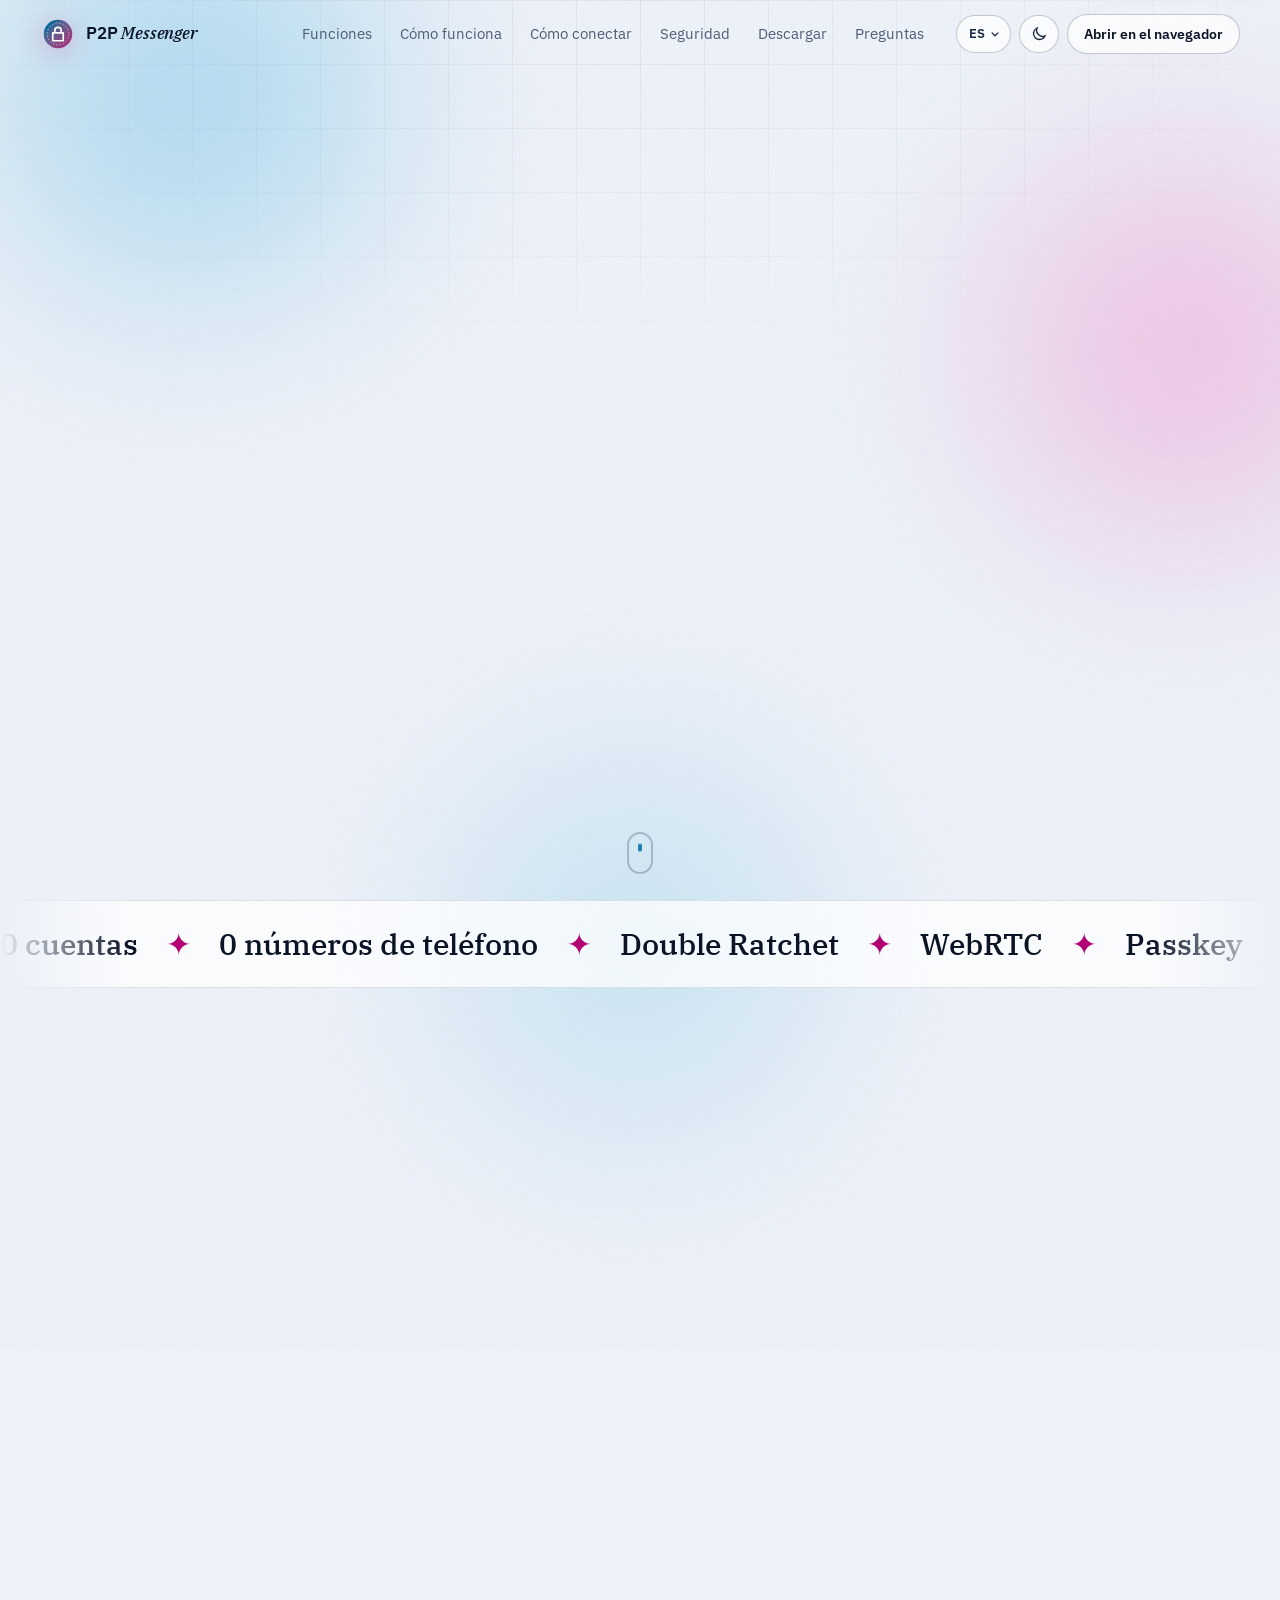
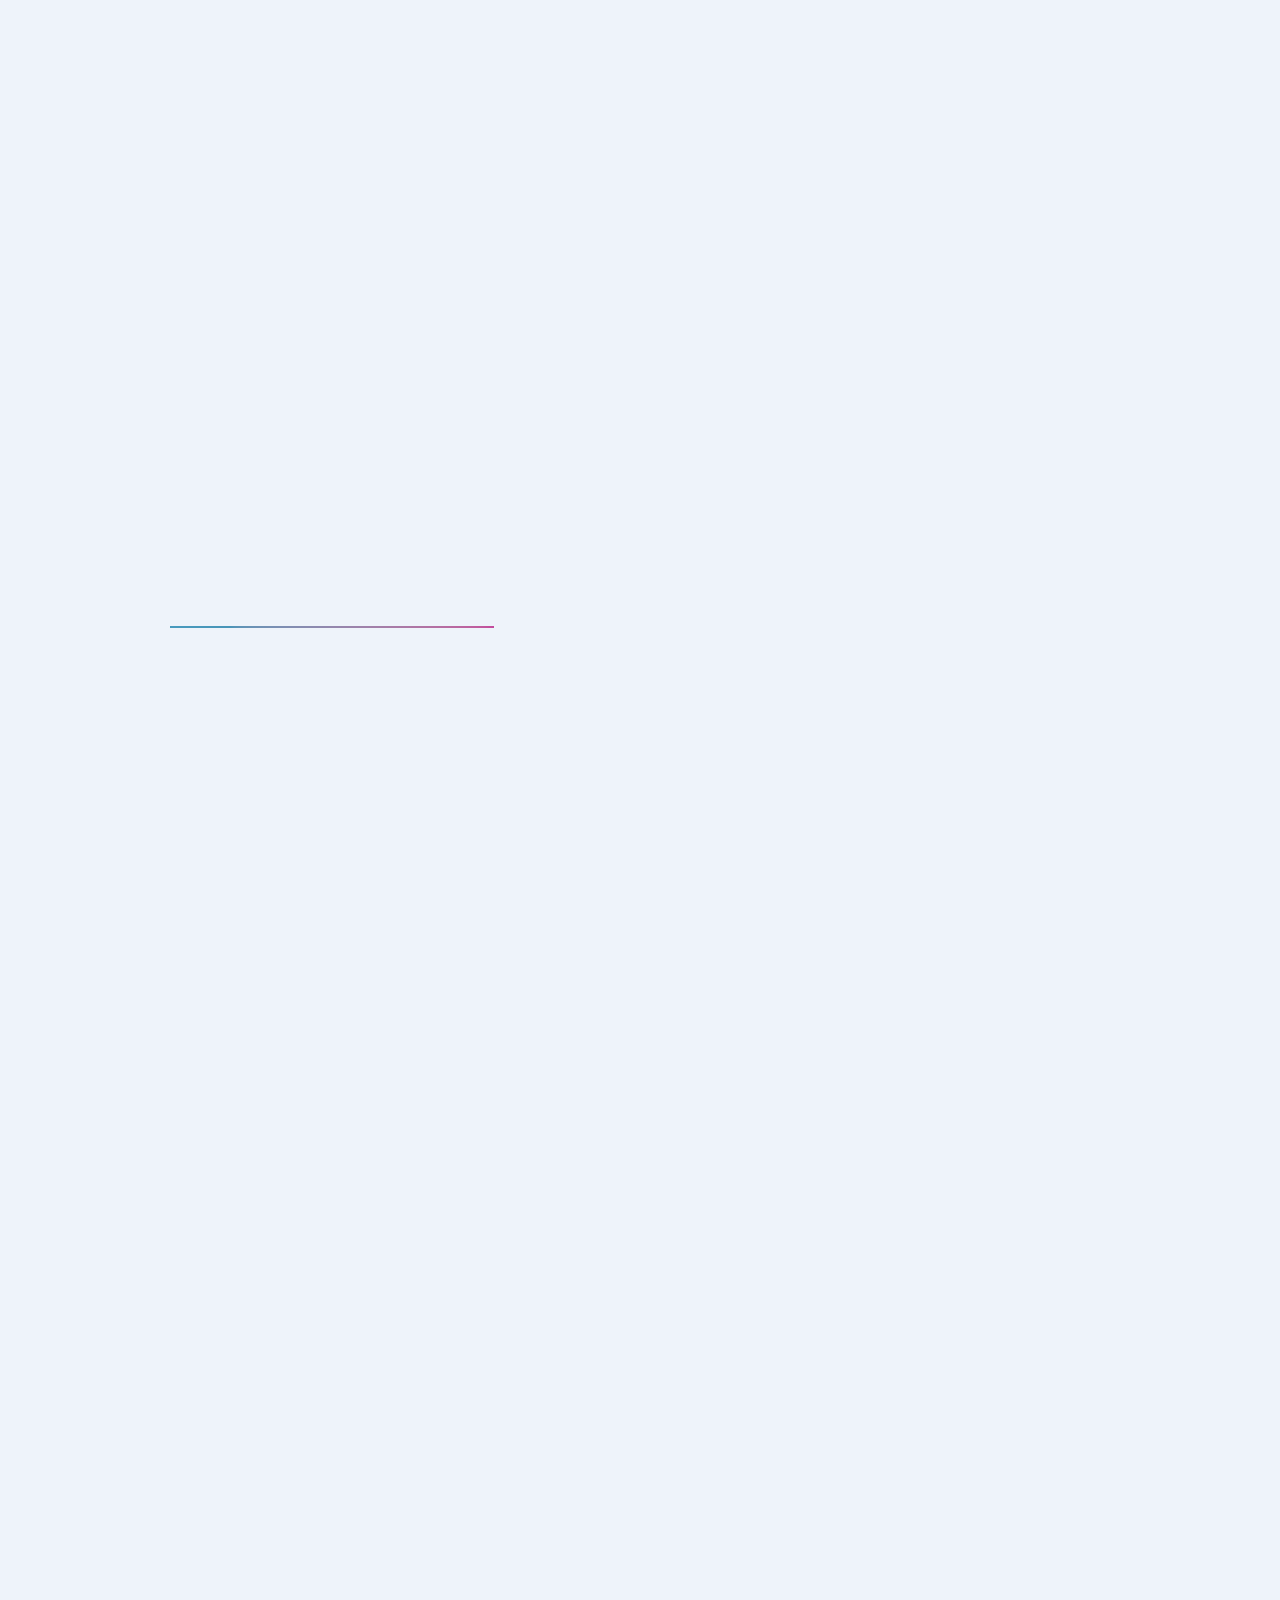
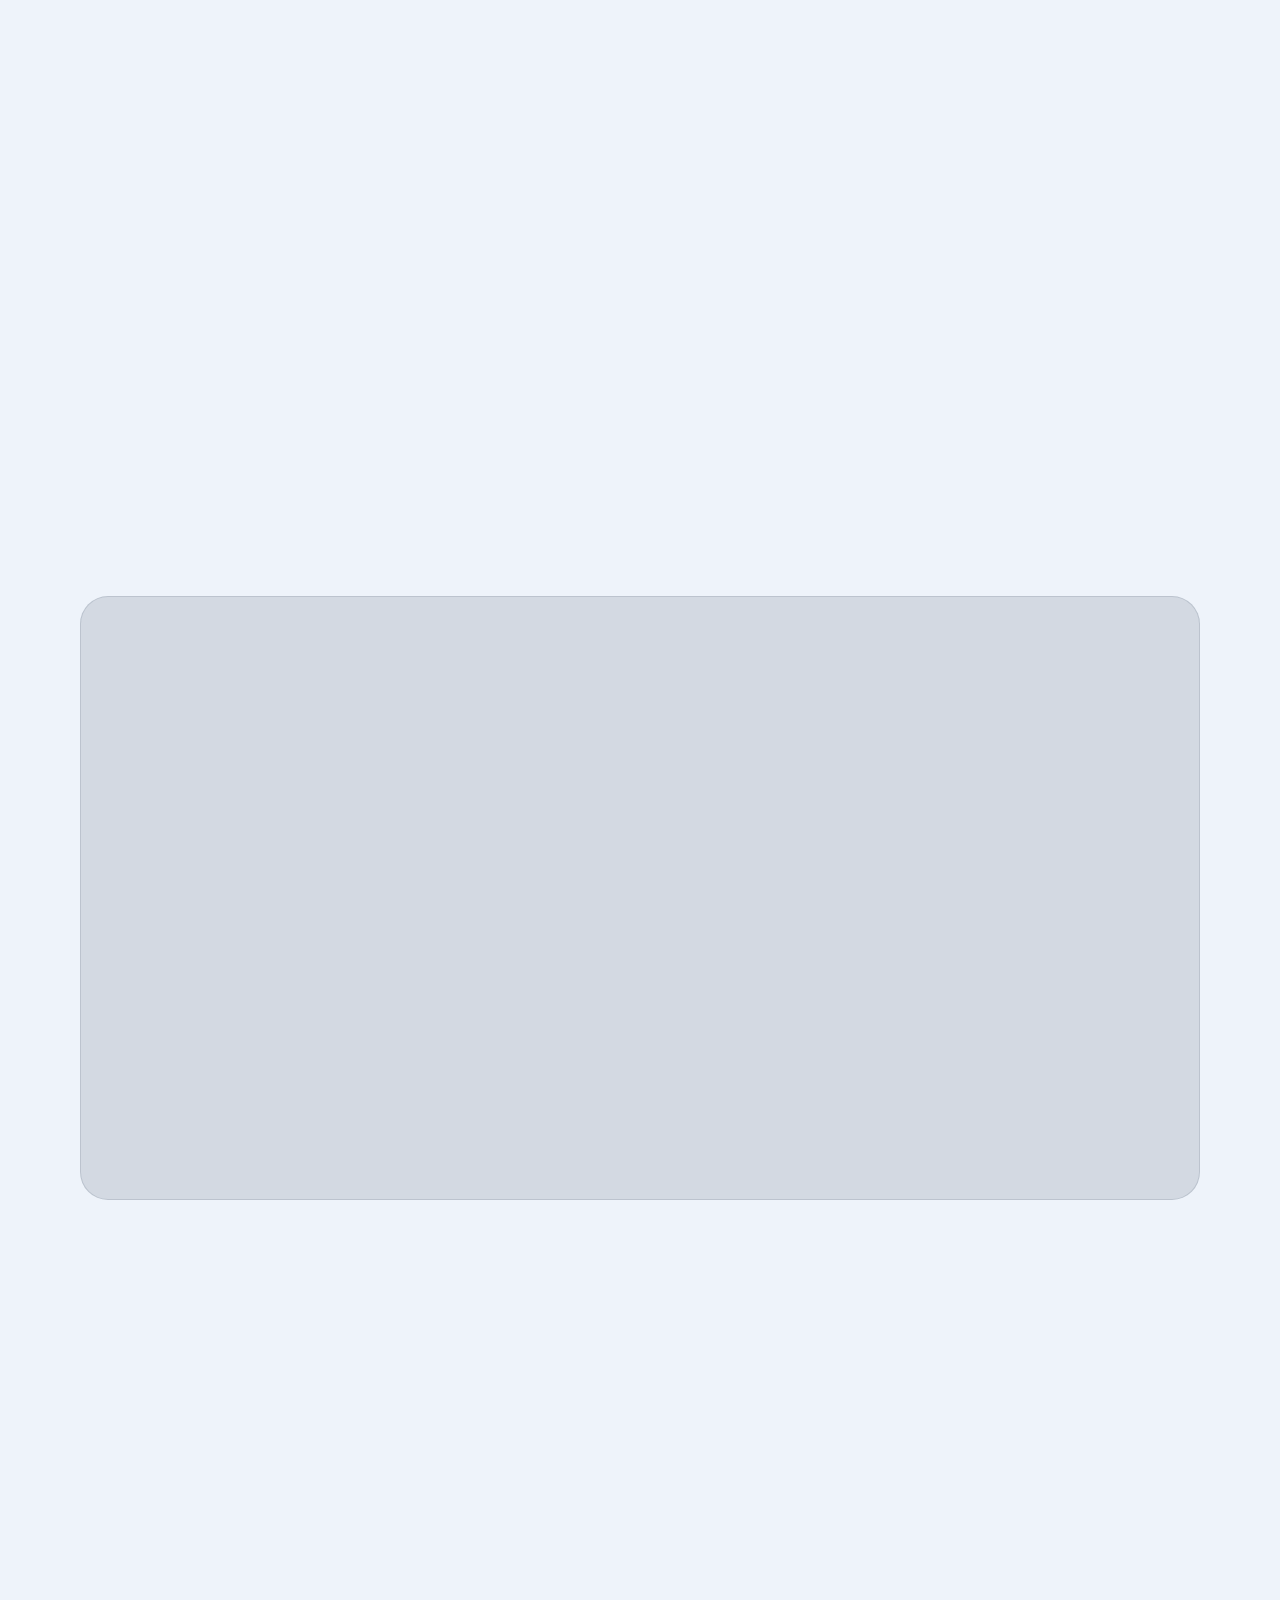
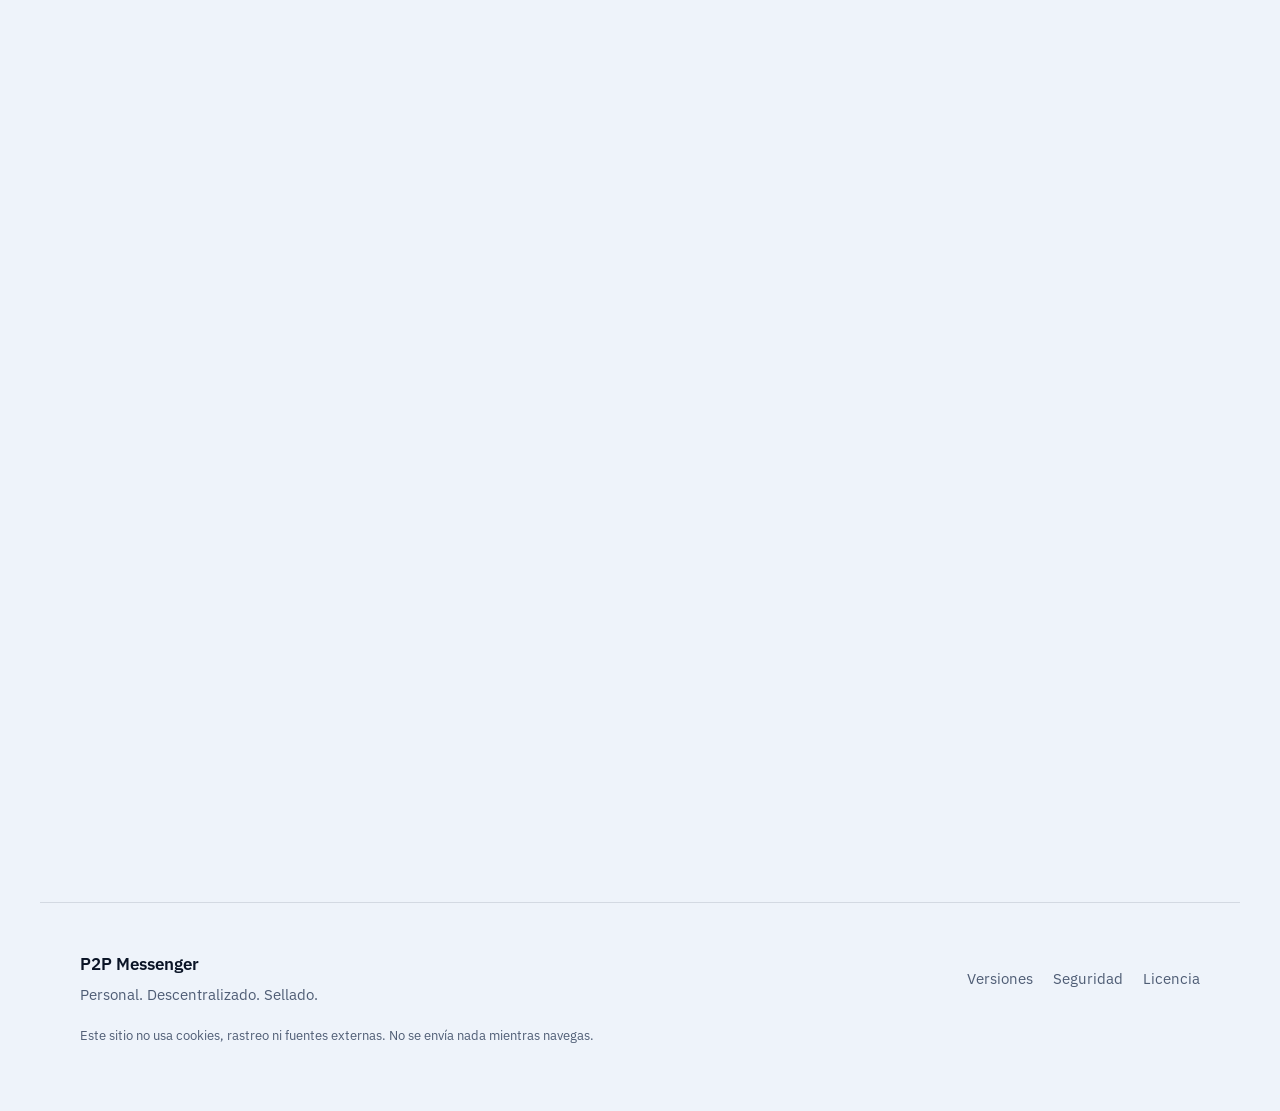
<file: es/index.html>
<!DOCTYPE html><html lang="es" data-theme="auto" data-root="../" data-lang="es" data-langs="bg en es pt fr de ru zh"><head>
    <meta charset="utf-8">
    <meta name="viewport" content="width=device-width, initial-scale=1, viewport-fit=cover">
    <meta http-equiv="Content-Security-Policy" content="default-src 'self'; script-src 'self'; style-src 'self'; img-src 'self' data:; font-src 'self'; connect-src 'self'; object-src 'none'; base-uri 'self'; form-action 'none'; frame-src 'none'; worker-src 'self'; manifest-src 'self'">
    <meta name="referrer" content="strict-origin-when-cross-origin">
    <title>Mensajería sin número de teléfono ni servidor · P2P Messenger</title>
    <meta name="description" content="Chatea, llama y envía archivos sin número, correo ni nube. Directo y cifrado de extremo a extremo. Windows, Linux, Android, iPhone y navegador.">
    <meta name="theme-color" content="#0b1220">
    <meta property="og:title" content="P2P Messenger · Tus cartas. Selladas.">
    <meta property="og:description" content="Sin servidor, sin número de teléfono, sin nube. Directo y cifrado de extremo a extremo.">
    <meta property="og:type" content="website">
    <meta property="og:site_name" content="P2P Messenger">
    <meta property="og:locale" content="es_ES">
    <meta name="twitter:card" content="summary_large_image">
    <link rel="icon" type="image/png" href="../icons/icon-192.png">
    <link rel="apple-touch-icon" href="../icons/icon-192.png">
    <link rel="preload" href="../fonts/ibm-plex-serif-cyrillic-500-italic.woff2" as="font" type="font/woff2" crossorigin="">
    <link rel="stylesheet" href="../site.css">
    <!-- Installed app or an old link to the app: straight to the messenger, before anything is drawn. -->
    <script src="../boot.js"></script>
    <script type="module" src="../site.js"></script>
  <link rel="canonical" href="https://dyrakarmy.online/es/"><link rel="alternate" hreflang="bg" href="https://dyrakarmy.online/"><link rel="alternate" hreflang="en" href="https://dyrakarmy.online/en/"><link rel="alternate" hreflang="es" href="https://dyrakarmy.online/es/"><link rel="alternate" hreflang="pt-BR" href="https://dyrakarmy.online/pt/"><link rel="alternate" hreflang="fr" href="https://dyrakarmy.online/fr/"><link rel="alternate" hreflang="de" href="https://dyrakarmy.online/de/"><link rel="alternate" hreflang="ru" href="https://dyrakarmy.online/ru/"><link rel="alternate" hreflang="zh-Hans" href="https://dyrakarmy.online/zh/"><link rel="alternate" hreflang="x-default" href="https://dyrakarmy.online/"><meta property="og:url" content="https://dyrakarmy.online/es/"><meta property="og:image" content="https://dyrakarmy.online/og-en.png"><meta property="og:image:width" content="1200"><meta property="og:image:height" content="630"><meta property="og:image:alt" content="P2P Messenger · Tus cartas. Selladas."><meta property="og:locale:alternate" content="bg_BG"><meta property="og:locale:alternate" content="en_US"><meta property="og:locale:alternate" content="pt_BR"><meta property="og:locale:alternate" content="fr_FR"><meta property="og:locale:alternate" content="de_DE"><meta property="og:locale:alternate" content="ru_RU"><meta property="og:locale:alternate" content="zh_CN"><script type="application/ld+json">[{"@context":"https://schema.org","@type":"SoftwareApplication","name":"P2P Messenger","applicationCategory":"CommunicationApplication","operatingSystem":"Windows, Linux, Android, iOS, Web","description":"Chatea, llama y envía archivos sin número, correo ni nube. Directo y cifrado de extremo a extremo. Windows, Linux, Android, iPhone y navegador.","inLanguage":"es","offers":{"@type":"Offer","price":"0","priceCurrency":"EUR"},"url":"https://dyrakarmy.online/es/","image":"https://dyrakarmy.online/og-en.png"},{"@context":"https://schema.org","@type":"FAQPage","inLanguage":"es","mainEntity":[{"@type":"Question","name":"¿De verdad no hay servidor?","acceptedAnswer":{"@type":"Answer","text":"No para los mensajes ni los archivos: viajan directos. Solo se usa un pequeño servidor para las «salas», cuando están lejos y no pueden escanear un QR: durante 10 minutos retransmite tramas cifradas que no puede leer. Los servidores STUN públicos ayudan a los dos dispositivos a encontrarse sin ver ningún contenido."}},{"@type":"Question","name":"¿Y si pierdo el teléfono?","acceptedAnswer":{"@type":"Answer","text":"Las 12 palabras restauran tu perfil en un dispositivo nuevo. Así que escríbelas en papel. Sin ellas nadie puede restaurarlo, ni siquiera nosotros."}},{"@type":"Question","name":"¿Tenemos que estar los dos conectados?","acceptedAnswer":{"@type":"Answer","text":"Sí. Sin un servidor que guarde los mensajes, se entregan mientras ambos están conectados. Es el precio de que nadie los guarde por ti."}},{"@type":"Question","name":"¿Por qué a veces no conecta?","acceptedAnswer":{"@type":"Answer","text":"Algunas redes móviles bloquean los enlaces directos. Prueba la misma red Wi‑Fi para la primera conexión o añade tu propio servidor TURN en los ajustes. Por defecto no usamos servidores de nadie más."}},{"@type":"Question","name":"¿Cuánto cuesta?","acceptedAnswer":{"@type":"Answer","text":"Nada. Sin anuncios, sin suscripción, sin cuenta que vender."}},{"@type":"Question","name":"¿Es seguro descargar un .exe o .apk desde aquí?","acceptedAnswer":{"@type":"Answer","text":"Los archivos se compilan automáticamente en GitHub a partir del código fuente. Cada uno tiene su suma SHA-256 y las versiones incluyen un SBOM firmado. Si la suma coincide, el archivo es exactamente lo que se compiló."}}]}]</script></head>
  <body>
    <a class="skip" href="#main" data-i18n="skip">Saltar al contenido</a>

    <!-- living background: two aurora fields that follow the palette, a star grid and film grain -->
    <div class="aurora" aria-hidden="true">
      <span class="blob b1"></span><span class="blob b2"></span><span class="blob b3"></span>
    </div>
    <div class="grid-bg" aria-hidden="true"></div>
    <div class="grain" aria-hidden="true"></div>
    <div class="progress" aria-hidden="true"><span></span></div>

    <header class="bar" id="top">
      <a class="brand" href="#top" aria-label="P2P Messenger">
        <span class="seal" aria-hidden="true">
          <svg viewBox="0 0 48 48"><defs><linearGradient id="sealg" x1="0" y1="0" x2="1" y2="1"><stop offset="0" stop-color="var(--a)"></stop><stop offset="1" stop-color="var(--b)"></stop></linearGradient></defs><circle cx="24" cy="24" r="19" fill="url(#sealg)"></circle><circle cx="24" cy="24" r="14.5" fill="none" stroke="rgba(255,255,255,.55)" stroke-width="1.2" stroke-dasharray="2 2.6"></circle><path d="M17 22.5h14v10.5H17z M19.8 22.5v-3.2a4.2 4.2 0 0 1 8.4 0v3.2" fill="none" stroke="#fff" stroke-width="2.2" stroke-linejoin="round"></path></svg>
        </span>
        <span class="brand-name">P2P <em>Messenger</em></span>
      </a>
      <nav class="nav" aria-label="Menú principal" data-i18n-aria="navLabel">
        <a href="#features" data-i18n="navFeatures">Funciones</a>
        <a href="#how" data-i18n="navHow">Cómo funciona</a>
        <a href="#connect" data-i18n="navConnect">Cómo conectar</a>
        <a href="#security" data-i18n="navSecurity">Seguridad</a>
        <a href="#download" data-i18n="navDownload">Descargar</a>
        <a href="#faq" data-i18n="navFaq">Preguntas</a>
      </nav>
      <div class="bar-tools">
        <details class="langs" data-langs-menu="">
          <summary class="chip lang" aria-label="Idioma" data-i18n-aria="langLabel"><span data-lang-current="">ES</span><svg viewBox="0 0 24 24" aria-hidden="true"><path d="m7 10 5 5 5-5"></path></svg></summary>
          <!-- written again for every page by scripts/site/build.mjs from site/locales.js -->
          <ul class="lang-list" data-lang-list="">
            <li><a href="../" hreflang="bg" lang="bg" data-code="bg">Български</a></li>
            <li><a href="../en/" hreflang="en" lang="en" data-code="en">English</a></li>
            <li><a href="./" hreflang="es" lang="es" data-code="es" aria-current="page">Español</a></li>
            <li><a href="../pt/" hreflang="pt-BR" lang="pt-BR" data-code="pt">Português (Brasil)</a></li>
            <li><a href="../fr/" hreflang="fr" lang="fr" data-code="fr">Français</a></li>
            <li><a href="../de/" hreflang="de" lang="de" data-code="de">Deutsch</a></li>
            <li><a href="../ru/" hreflang="ru" lang="ru" data-code="ru">Русский</a></li>
            <li><a href="../zh/" hreflang="zh-Hans" lang="zh-Hans" data-code="zh">简体中文</a></li>
          </ul>
        </details>
        <button class="chip theme" type="button" data-theme-toggle="" aria-label="Tema claro u oscuro" data-i18n-aria="themeLabel">
          <svg viewBox="0 0 24 24" aria-hidden="true"><path class="sun" d="M12 4V2m0 20v-2m8-8h2M2 12h2m13.7-5.7 1.4-1.4M4.9 19.1l1.4-1.4m11.4 0 1.4 1.4M4.9 4.9l1.4 1.4M12 7a5 5 0 1 0 0 10 5 5 0 0 0 0-10z"></path><path class="moon" d="M20 14.5A8 8 0 0 1 9.5 4a8 8 0 1 0 10.5 10.5z"></path></svg>
        </button>
        <a class="btn btn-ghost bar-open" href="../app/" data-i18n="openApp">Abrir en el navegador</a>
        <button class="burger" type="button" aria-expanded="false" aria-controls="menu" data-menu-toggle="" aria-label="Menú" data-i18n-aria="menuLabel">
          <span></span><span></span><span></span>
        </button>
      </div>
    </header>

    <!-- full-screen menu (phones, and the "Меню" button on any size) -->
    <div class="menu" id="menu" hidden="">
      <nav aria-label="Menú" data-i18n-aria="menuLabel">
        <a href="#features"><small>01</small><span data-i18n="navFeatures">Funciones</span></a>
        <a href="#how"><small>02</small><span data-i18n="navHow">Cómo funciona</span></a>
        <a href="#connect"><small>03</small><span data-i18n="navConnect">Cómo conectar</span></a>
        <a href="#security"><small>04</small><span data-i18n="navSecurity">Seguridad</span></a>
        <a href="#download"><small>05</small><span data-i18n="navDownload">Descargar</span></a>
        <a href="#faq"><small>06</small><span data-i18n="navFaq">Preguntas</span></a>
      </nav>
      <div class="menu-quick">
        <p data-i18n="menuQuick">Directo al archivo para</p>
        <div class="menu-os">
          <a href="#dl-windows" data-os-jump="windows">Windows</a>
          <a href="#dl-linux" data-os-jump="linux">Linux</a>
          <a href="#dl-android" data-os-jump="android">Android</a>
          <a href="#dl-ios" data-os-jump="ios">iPhone</a>
          <a href="../app/" data-i18n="osWeb">Navegador</a>
        </div>
      </div>
    </div>

    <main id="main">
      <!-- ================= HERO ================= -->
      <section class="hero" data-palette="0">
        <div class="hero-copy">
          <p class="kicker reveal" data-i18n="heroKicker">Sin servidor · sin número de teléfono · sin nube</p>
          <h1 class="reveal" data-i18n-html="heroTitle">Tus cartas.<br><em>Selladas.</em></h1>
          <p class="lead reveal" data-i18n="heroLead">Una app de mensajería donde los mensajes, fotos, archivos y llamadas van directo de tu dispositivo al de la otra persona. Cifrados antes de salir. Nadie en el camino puede leerlos, porque no hay nadie en el camino.</p>
          <div class="cta reveal">
            <a class="btn btn-main magnet" href="#download" data-primary-download="">
              <span class="btn-glow" aria-hidden="true"></span>
              <svg viewBox="0 0 24 24" aria-hidden="true"><path d="M12 3v12m0 0-5-5m5 5 5-5M4 19h16"></path></svg>
              <span data-primary-label="" data-i18n="ctaDownload">Descargar gratis</span>
            </a>
            <a class="btn btn-ghost" href="../app/">
              <svg viewBox="0 0 24 24" aria-hidden="true"><path d="M4 5h16v11H4zM8 20h8M12 16v4"></path></svg>
              <span data-i18n="openApp">Abrir en el navegador</span>
            </a>
          </div>
          <p class="cta-note reveal" data-primary-note="" data-i18n="ctaNote">Sin cuenta · Windows, Linux, Android, iPhone y navegador</p>
          <p class="ext-link reveal"><a href="#download" data-open-tab="extension" data-i18n="extHeroLink">Extensión de Chrome →</a></p>
        </div>

        <!-- the live demo: a message is sealed, travels with nobody in between, and is opened -->
        <div class="demo reveal" aria-label="Demostración: un mensaje se cifra, viaja directo y se descifra" data-i18n-aria="demoLabel" role="img">
          <div class="device left">
            <div class="device-top"><span class="avatar a1" data-i18n="demoInitA">A</span><b data-i18n="demoA">Ana</b><i class="dot"></i></div>
            <div class="bubble out" data-demo-out="">Здрасти! Тук никой не чете. 🔒</div>
            <div class="cipher" data-demo-cipher="" aria-hidden="true"></div>
            <div class="device-foot mono" data-i18n="demoSealed">sellado con Double Ratchet</div>
          </div>
          <div class="wire" aria-hidden="true">
            <svg viewBox="0 0 200 60" preserveAspectRatio="none"><path id="wirepath" d="M0 30 C 60 0, 140 60, 200 30"></path></svg>
            <span class="packet" data-demo-packet=""></span>
            <span class="no-server"><s data-i18n="demoServer">servidor</s><b data-i18n="demoNone">ninguno</b></span>
          </div>
          <div class="device right">
            <div class="device-top"><span class="avatar a2" data-i18n="demoInitB">P</span><b data-i18n="demoB">Pedro</b><i class="dot"></i></div>
            <div class="bubble in" data-demo-in="" aria-live="off"></div>
            <div class="words mono" aria-hidden="true" data-i18n-html="demoWords"><span>luna</span><span>cedro</span><span>arena</span><span>farol</span></div>
            <div class="device-foot mono" data-i18n="demoVerified">las palabras coinciden ✓</div>
          </div>
        </div>
        <a class="scroll-hint" href="#numbers" aria-label="Desplázate hacia abajo" data-i18n-aria="scrollDown"><span></span></a>
      </section>

      <!-- ================= MARQUEE ================= -->
      <div class="marquee" aria-hidden="true">
        <div class="track" data-marquee="" data-i18n-html="marquee"><span>0 cuentas</span><span>✦</span><span>0 números de teléfono</span><span>✦</span><span>Double Ratchet</span><span>✦</span><span>WebRTC</span><span>✦</span><span>Passkey</span><span>✦</span><span>12 palabras de recuperación</span><span>✦</span><span>AES-GCM en tu dispositivo</span><span>✦</span><span>SHA-256 + SBOM</span><span>✦</span></div>
      </div>

      <!-- ================= NUMBERS ================= -->
      <section class="numbers" id="numbers" data-palette="1" aria-label="En cifras" data-i18n-aria="numbersLabel">
        <div class="stat reveal"><b data-count="0">0</b><span data-i18n="stat0">servidores que guardan tus mensajes</span></div>
        <div class="stat reveal"><b data-count="100" data-suffix=" MB">100 MB</b><span data-i18n="stat1">por archivo, directo, sin nube</span></div>
        <div class="stat reveal"><b data-count="9">9</b><span data-i18n="stat2">personas en un grupo cifrado</span></div>
        <div class="stat reveal"><b data-count="12">12</b><span data-i18n="stat3">palabras protegen todo tu perfil</span></div>
      </section>

      <!-- ================= FEATURES ================= -->
      <section class="features" id="features" data-palette="2">
        <header class="sec-head reveal">
          <p class="kicker" data-i18n="featKicker">Funciones</p>
          <h2 data-i18n-html="featTitle">Todo lo que hace una app de mensajería.<br><em>Sin intermediarios.</em></h2>
        </header>
        <div class="bento">
          <article class="card big reveal" data-tilt="">
            <div class="card-ico"><svg viewBox="0 0 24 24"><path d="M12 2l8 4v6c0 5-3.5 8.5-8 10-4.5-1.5-8-5-8-10V6z"></path><path d="M8.5 12l2.5 2.5 4.5-5"></path></svg></div>
            <h3 data-i18n="f1t">Cifrado de extremo a extremo</h3>
            <p data-i18n="f1p">Cada mensaje recibe una clave nueva (Double Ratchet). Aunque alguien consiga una clave, los mensajes anteriores y posteriores siguen cerrados.</p>
            <div class="card-art ratchet" aria-hidden="true"><i></i><i></i><i></i><i></i><i></i><i></i></div>
          </article>
          <article class="card reveal" data-tilt="">
            <div class="card-ico"><svg viewBox="0 0 24 24"><circle cx="8" cy="8" r="4"></circle><path d="M11 11l9 9m-4-4 2-2m-5-1 2-2"></path></svg></div>
            <h3 data-i18n="f2t">Sin registro</h3>
            <p data-i18n="f2p">Una passkey o una contraseña en tu dispositivo. Sin correo, sin teléfono, sin código por SMS.</p>
          </article>
          <article class="card reveal" data-tilt="">
            <div class="card-ico"><svg viewBox="0 0 24 24"><path d="M3 3h7v7H3zM14 3h7v7h-7zM3 14h7v7H3z"></path><path d="M14 14h3v3h-3zM18 18h3v3h-3z"></path></svg></div>
            <h3 data-i18n="f3t">Siete formas de conectar</h3>
            <p data-i18n="f3p">Un QR en directo, un código a distancia, Bluetooth, sonido, luz, un amigo en común o una invitación por cualquier mensajero. Las palabras del código nunca llegan al servidor.</p>
          </article>
          <article class="card reveal" data-tilt="">
            <div class="card-ico"><svg viewBox="0 0 24 24"><path d="M14 3H6v18h12V7z"></path><path d="M14 3v4h4M12 10v6m-3-3 3 3 3-3"></path></svg></div>
            <h3 data-i18n="f4t">Archivos de hasta 100 MB</h3>
            <p data-i18n="f4p">Video, documentos, música con reproductor integrado. Si la conexión se corta, el archivo sigue desde donde se quedó. Pega una imagen con Ctrl+V.</p>
          </article>
          <article class="card reveal" data-tilt="">
            <div class="card-ico"><svg viewBox="0 0 24 24"><path d="M5 4h4l2 5-2.5 1.5a11 11 0 0 0 5 5L15 13l5 2v4a2 2 0 0 1-2 2A16 16 0 0 1 3 6a2 2 0 0 1 2-2"></path></svg></div>
            <h3 data-i18n="f5t">Llamadas de audio y video</h3>
            <p data-i18n="f5p">Por el mismo enlace directo, cifrado (DTLS-SRTP). Cambia de cámara, comparte la pantalla, ve la calidad de la conexión. Si cambia la red, la llamada sigue.</p>
          </article>
          <article class="card wide reveal" data-tilt="">
            <div class="card-ico"><svg viewBox="0 0 24 24"><circle cx="9" cy="8" r="3.2"></circle><circle cx="17" cy="9" r="2.6"></circle><path d="M3 20a6 6 0 0 1 12 0M14.5 20a4.5 4.5 0 0 1 7-3.8"></path></svg></div>
            <h3 data-i18n="f6t">Grupos de hasta 9</h3>
            <p data-i18n="f6p">Administrador, nombre y foto del grupo, GIFs. Un miembro nuevo no ve el historial anterior, y quien sale pierde el acceso aunque esté desconectado.</p>
            <div class="card-art orbit" aria-hidden="true"><i></i><i></i><i></i><i></i><i></i></div>
          </article>
          <article class="card reveal" data-tilt="">
            <div class="card-ico"><svg viewBox="0 0 24 24"><path d="M4 7h16M4 12h16M4 17h10"></path></svg></div>
            <h3 data-i18n="f7t">12 palabras y vuelves</h3>
            <p data-i18n="f7p">Anótalas una vez. En un dispositivo nuevo recuperan tu perfil.</p>
          </article>
          <article class="card reveal" data-tilt="">
            <div class="card-ico"><svg viewBox="0 0 24 24"><rect x="3" y="4" width="11" height="16" rx="2"></rect><rect x="15" y="8" width="6" height="12" rx="1.5"></rect><path d="M8 17h1"></path></svg></div>
            <h3 data-i18n="f8t">Cambia de dispositivo</h3>
            <p data-i18n="f8p">Escanea un QR desde el teléfono antiguo y tu perfil se traslada, cifrado.</p>
          </article>
          <article class="card wide reveal" data-tilt="">
            <div class="card-ico"><svg viewBox="0 0 24 24"><circle cx="12" cy="13" r="8"></circle><path d="M12 9v4l2.5 2.5M9.5 2.5h5"></path></svg></div>
            <h3 data-i18n="f9t">Mensajes temporales</h3>
            <p data-i18n="f9p">Un temporizador para cada chat: 5 minutos, una hora, un día o una semana. Los mensajes y archivos desaparecen de los dos teléfonos.</p>
          </article>
          <article class="card wide reveal" data-tilt="">
            <div class="card-ico"><svg viewBox="0 0 24 24"><rect x="5" y="10" width="14" height="11" rx="2"></rect><path d="M8 10V7a4 4 0 0 1 8 0v3M12 14v3"></path></svg></div>
            <h3 data-i18n="f10t">Bloqueo y botón de pánico</h3>
            <p data-i18n="f10p">La app se bloquea sola tras el tiempo que elijas o en segundo plano. Una confirmación borra del dispositivo el perfil, los contactos y el historial.</p>
          </article>
          <article class="card wide reveal" data-tilt="">
            <div class="card-ico"><svg viewBox="0 0 24 24"><circle cx="11" cy="11" r="6.5"></circle><path d="M16 16l5 5M8.5 11h5M11 8.5v5"></path></svg></div>
            <h3 data-i18n="f11t">Volver a encontrarse</h3>
            <p data-i18n="f11p">Opcional: un contacto conocido se conecta sin un QR nuevo. Relés públicos de Nostr llevan solo texto cifrado bajo un tema que cambia cada 15 minutos. Desactivado por defecto.</p>
          </article>
          <article class="card wide reveal" data-tilt="">
            <div class="card-ico"><svg viewBox="0 0 24 24"><path d="M6 3h9l4 4v14H6z"></path><path d="M15 3v4h4M9 12h7M9 16h7"></path></svg></div>
            <h3 data-i18n="f12t">Protocolo abierto</h3>
            <p data-i18n="f12p">Especificación pública del protocolo y modelo de amenazas, incluido lo que no protege. Las vulnerabilidades se reportan en privado, con divulgación en 90 días.</p>
          </article>
        </div>
      </section>

      <!-- ================= HOW ================= -->
      <section class="how" id="how" data-palette="3">
        <header class="sec-head reveal">
          <p class="kicker" data-i18n="howKicker">Cómo funciona</p>
          <h2 data-i18n-html="howTitle">Tres pasos.<br><em>Cero cuentas.</em></h2>
        </header>
        <ol class="steps">
          <li class="step reveal">
            <span class="step-n">1</span>
            <h3 data-i18n="s1t">Crea un perfil</h3>
            <p data-i18n="s1p">Un toque. Las claves se generan en tu dispositivo y nunca salen de él. Tú anotas las 12 palabras.</p>
          </li>
          <li class="step reveal">
            <span class="step-n">2</span>
            <h3 data-i18n="s2t">Conecta</h3>
            <p data-i18n="s2p">Conecta de una de siete formas: QR, código, Bluetooth, sonido, luz, un amigo en común o una invitación. El enlace entre los dos dispositivos es directo (WebRTC).</p>
          </li>
          <li class="step reveal">
            <span class="step-n">3</span>
            <h3 data-i18n="s3t">Compara las palabras</h3>
            <p data-i18n="s3p">Ambos ven las mismas palabras. Si coinciden, no hay nadie en medio. Listo, a hablar.</p>
          </li>
        </ol>
        <div class="versus reveal">
          <div class="vs-col old">
            <p class="vs-h" data-i18n="vsOld">Una app de mensajería típica</p>
            <div class="vs-diagram" aria-hidden="true"><span class="node">📱</span><span class="line"></span><span class="node srv">🗄️</span><span class="line"></span><span class="node">📱</span></div>
            <ul>
              <li data-i18n="vsOld1">una cuenta ligada a un número de teléfono</li>
              <li data-i18n="vsOld2">los mensajes pasan por sus servidores</li>
              <li data-i18n="vsOld3">quién habla con quién y cuándo se queda con ellos</li>
            </ul>
          </div>
          <div class="vs-col new">
            <p class="vs-h" data-i18n="vsNew">P2P Messenger</p>
            <div class="vs-diagram" aria-hidden="true"><span class="node">📱</span><span class="line live"></span><span class="node">📱</span></div>
            <ul>
              <li data-i18n="vsNew1">sin número y sin correo</li>
              <li data-i18n="vsNew2">directo de dispositivo a dispositivo</li>
              <li data-i18n="vsNew3">el historial se queda contigo, cifrado</li>
            </ul>
          </div>
        </div>
      </section>

      <!-- ================= CONNECT: seven ways ================= -->
      <section class="connect" id="connect" data-palette="8">
        <header class="sec-head reveal">
          <p class="kicker" data-i18n="connKicker">Formas de conectar</p>
          <h2 data-i18n-html="connTitle">Siete formas de conectar.<br><em>Elige la que te venga bien.</em></h2>
          <p class="sec-lead" data-i18n="connLead">Cada forma lleva la invitación por un camino distinto. Al conectar, en las siete, comparáis las mismas 12 palabras de seguridad: si coinciden, nadie está en medio.</p>
        </header>
        <div class="ways">
          <article class="card way reveal" data-tilt="" data-way="qr">
            <div class="way-art" aria-hidden="true">
              <svg class="art" viewBox="0 0 240 120" focusable="false">
                <g class="ph"><rect x="52" y="14" width="44" height="88" rx="9"></rect><rect class="scr" x="57" y="24" width="34" height="68" rx="4"></rect></g>
                <g class="ph"><rect x="144" y="14" width="44" height="88" rx="9"></rect><rect class="scr" x="149" y="24" width="34" height="68" rx="4"></rect></g>
                <g class="qr an qr-l"><rect x="63" y="46" width="8" height="8"></rect><rect x="73" y="46" width="8" height="8"></rect><rect x="63" y="56" width="8" height="8"></rect><rect x="73" y="66" width="8" height="8"></rect><rect x="63" y="66" width="8" height="8"></rect><rect x="73" y="56" width="8" height="8" class="dim"></rect></g>
                <g class="qr an qr-r"><rect x="155" y="46" width="8" height="8"></rect><rect x="165" y="56" width="8" height="8"></rect><rect x="155" y="56" width="8" height="8" class="dim"></rect><rect x="165" y="46" width="8" height="8"></rect><rect x="155" y="66" width="8" height="8"></rect><rect x="165" y="66" width="8" height="8" class="dim"></rect></g>
                <rect class="scan an" x="60" y="40" width="28" height="2.5" rx="1.2"></rect>
                <rect class="scan scan-r an" x="152" y="40" width="28" height="2.5" rx="1.2"></rect>
                <g class="ok an"><circle cx="120" cy="58" r="12"></circle><path d="M114 58.5l4.2 4.2 7.8-8.4"></path></g>
              </svg>
            </div>
            <span class="way-n mono" aria-hidden="true">01</span>
            <h3 data-i18n="w1t">QR, cara a cara</h3>
            <p data-i18n="w1p">Dos móviles se muestran y escanean sus códigos QR. La invitación es texto firmado dentro del código, así que no interviene ningún servidor (modo local).</p>
            <p class="way-when"><b data-i18n="wayWhen">Ideal cuando</b> <span data-i18n="w1w">estáis en el mismo sitio.</span></p>
          </article>

          <article class="card way reveal" data-tilt="" data-way="code">
            <div class="way-art" aria-hidden="true">
              <svg class="art" viewBox="0 0 240 120" focusable="false">
                <path class="arc" d="M38 104 Q120 124 202 104"></path>
                <circle class="say an" cx="79" cy="111.5" r="3.6"></circle><circle class="say an" cx="120" cy="114" r="3.6"></circle><circle class="say an" cx="161" cy="111.5" r="3.6"></circle>
                <g class="ph"><rect x="16" y="10" width="44" height="86" rx="9"></rect><rect class="scr" x="21" y="20" width="34" height="66" rx="4"></rect></g>
                <g class="ph"><rect x="180" y="10" width="44" height="86" rx="9"></rect><rect class="scr" x="185" y="20" width="34" height="66" rx="4"></rect></g>
                <g class="chips"><rect class="cd an" x="92" y="12" width="8" height="11" rx="2"></rect><rect class="cd an" x="104" y="12" width="8" height="11" rx="2"></rect><rect class="cd an" x="116" y="12" width="8" height="11" rx="2"></rect><rect class="cd an" x="128" y="12" width="8" height="11" rx="2"></rect><rect class="cd an" x="140" y="12" width="8" height="11" rx="2"></rect></g>
                <g class="box"><rect x="102" y="38" width="36" height="34" rx="7"></rect><path d="M110 50h20M110 58h20M110 66h12"></path></g>
                <rect class="pkt an" x="64" y="49" width="15" height="11" rx="3"></rect>
              </svg>
            </div>
            <span class="way-n mono" aria-hidden="true">02</span>
            <h3 data-i18n="w2t">Código corto, a distancia</h3>
            <p data-i18n="w2p">Uno abre una sala y dice por teléfono un código de 5 caracteres y 3 palabras. El servidor solo ve el número de la sala y texto cifrado; la clave sale de las palabras (CPace PAKE).</p>
            <p class="way-when"><b data-i18n="wayWhen">Ideal cuando</b> <span data-i18n="w2w">estáis lejos pero podéis hablar.</span></p>
          </article>

          <article class="card way reveal" data-tilt="" data-way="ble">
            <div class="way-art" aria-hidden="true">
              <svg class="art" viewBox="0 0 240 120" focusable="false">
                <circle class="ring an" cx="120" cy="58" r="14"></circle><circle class="ring r2 an" cx="120" cy="58" r="14"></circle><circle class="ring r3 an" cx="120" cy="58" r="14"></circle>
                <g class="ph"><rect x="52" y="14" width="44" height="88" rx="9"></rect><rect class="scr" x="57" y="24" width="34" height="68" rx="4"></rect></g>
                <g class="ph"><rect x="144" y="14" width="44" height="88" rx="9"></rect><rect class="scr" x="149" y="24" width="34" height="68" rx="4"></rect></g>
                <g class="bt an"><circle cx="120" cy="58" r="15"></circle><path d="M114 52l12 12-6 5V47l6 5-12 12"></path></g>
                <circle class="blip an" cx="74" cy="58" r="4"></circle><circle class="blip b2 an" cx="166" cy="58" r="4"></circle>
              </svg>
            </div>
            <span class="way-n mono" aria-hidden="true">03</span>
            <h3 data-i18n="w3t">Bluetooth</h3>
            <p data-i18n="w3p">Los móviles, uno junto al otro, pasan la invitación por Bluetooth de baja energía. Solo en la app de Android y iPhone, no en el navegador.</p>
            <p class="way-when"><b data-i18n="wayWhen">Ideal cuando</b> <span data-i18n="w3w">estáis cerca y preferís no escanear.</span></p>
          </article>

          <article class="card way reveal" data-tilt="" data-way="sound">
            <div class="way-art" aria-hidden="true">
              <svg class="art" viewBox="0 0 240 120" focusable="false">
                <g class="ph"><rect x="30" y="14" width="44" height="88" rx="9"></rect><rect class="scr" x="35" y="24" width="34" height="68" rx="4"></rect></g>
                <g class="ph"><rect x="166" y="14" width="44" height="88" rx="9"></rect><rect class="scr" x="171" y="24" width="34" height="68" rx="4"></rect></g>
                <g class="qr"><rect x="41" y="44" width="8" height="8"></rect><rect x="51" y="44" width="8" height="8"></rect><rect x="41" y="54" width="8" height="8"></rect><rect x="51" y="64" width="8" height="8"></rect><rect x="41" y="64" width="8" height="8"></rect><rect x="51" y="54" width="8" height="8" class="dim"></rect></g>
                <circle class="mic an" cx="52" cy="82" r="3.2"></circle>
                <g class="eq"><rect class="eqb an" x="175" y="54" width="3.4" height="14" rx="1.7"></rect><rect class="eqb b2 an" x="181" y="54" width="3.4" height="14" rx="1.7"></rect><rect class="eqb b3 an" x="187" y="54" width="3.4" height="14" rx="1.7"></rect><rect class="eqb b4 an" x="193" y="54" width="3.4" height="14" rx="1.7"></rect><rect class="eqb b5 an" x="199" y="54" width="3.4" height="14" rx="1.7"></rect></g>
                <path class="wave an" d="M156 46q-9 12 0 24"></path><path class="wave w2 an" d="M156 46q-9 12 0 24"></path><path class="wave w3 an" d="M156 46q-9 12 0 24"></path>
              </svg>
            </div>
            <span class="way-n mono" aria-hidden="true">04</span>
            <span class="way-new" data-i18n="wayNew">Nuevo</span>
            <h3 data-i18n="w4t">QR + sonido</h3>
            <p data-i18n="w4p">Un móvil muestra un QR; el otro responde con un sonido corto, de unos 15 segundos, por el altavoz, y el primero lo escucha con el micrófono. Sin segundo código que escanear.</p>
            <p class="way-when"><b data-i18n="wayWhen">Ideal cuando</b> <span data-i18n="w4w">estáis juntos en un lugar bastante tranquilo.</span></p>
          </article>

          <article class="card way reveal" data-tilt="" data-way="light">
            <div class="way-art" aria-hidden="true">
              <svg class="art" viewBox="0 0 240 120" focusable="false">
                <g class="ph"><rect x="30" y="14" width="44" height="88" rx="9"></rect><rect class="scr" x="35" y="24" width="34" height="68" rx="4"></rect></g>
                <g class="ph"><rect x="166" y="14" width="44" height="88" rx="9"></rect><rect class="scr" x="171" y="24" width="34" height="68" rx="4"></rect></g>
                <g class="cells"><rect class="lc c1 an" x="36.4" y="45" width="6" height="6" rx="1.4"></rect><rect class="lc c2 an" x="44.8" y="45" width="6" height="6" rx="1.4"></rect><rect class="lc c3 an" x="53.2" y="45" width="6" height="6" rx="1.4"></rect><rect class="lc c2 an" x="61.6" y="45" width="6" height="6" rx="1.4"></rect><rect class="lc c3 an" x="36.4" y="53.4" width="6" height="6" rx="1.4"></rect><rect class="lc c1 an" x="44.8" y="53.4" width="6" height="6" rx="1.4"></rect><rect class="lc c2 an" x="53.2" y="53.4" width="6" height="6" rx="1.4"></rect><rect class="lc c1 an" x="61.6" y="53.4" width="6" height="6" rx="1.4"></rect><rect class="lc c2 an" x="36.4" y="61.8" width="6" height="6" rx="1.4"></rect><rect class="lc c3 an" x="44.8" y="61.8" width="6" height="6" rx="1.4"></rect><rect class="lc c1 an" x="53.2" y="61.8" width="6" height="6" rx="1.4"></rect><rect class="lc c3 an" x="61.6" y="61.8" width="6" height="6" rx="1.4"></rect><rect class="lc c1 an" x="36.4" y="70.2" width="6" height="6" rx="1.4"></rect><rect class="lc c2 an" x="44.8" y="70.2" width="6" height="6" rx="1.4"></rect><rect class="lc c3 an" x="53.2" y="70.2" width="6" height="6" rx="1.4"></rect><rect class="lc c2 an" x="61.6" y="70.2" width="6" height="6" rx="1.4"></rect></g>
                <path class="ray an" d="M80 48L158 38"></path><path class="ray r2 an" d="M80 58H158"></path><path class="ray r3 an" d="M80 68L158 78"></path>
                <g class="vf an"><path d="M176 40v-6h6M200 34h6v6M206 78v6h-6M182 84h-6v-6"></path><circle cx="191" cy="59" r="3.4"></circle></g>
                <circle class="lens" cx="188" cy="19" r="1.8"></circle>
              </svg>
            </div>
            <span class="way-n mono" aria-hidden="true">05</span>
            <span class="way-new" data-i18n="wayNew">Nuevo</span>
            <h3 data-i18n="w7t">QR + luz</h3>
            <p data-i18n="w7p">Un móvil muestra un QR; el otro lo escanea y responde con una animación lenta de cuadrados de colores en su pantalla (5–8 segundos), que el primero lee con la cámara. Como máximo 3 cambios por segundo, sin rojo y con un aviso antes de empezar.</p>
            <p class="way-when"><b data-i18n="wayWhen">Ideal cuando</b> <span data-i18n="w7w">estáis juntos, pero hay ruido.</span></p>
          </article>

          <article class="card way reveal" data-tilt="" data-way="friend">
            <div class="way-art" aria-hidden="true">
              <svg class="art" viewBox="0 0 240 120" focusable="false">
                <path class="ln l1 an" d="M120 36L58 86"></path><path class="ln l2 an" d="M120 36L182 86"></path>
                <path class="ln dash l3 an" d="M70 92H170"></path>
                <circle class="pdot d1 an" cx="120" cy="36" r="4.5"></circle><circle class="pdot d2 an" cx="120" cy="36" r="4.5"></circle>
                <g class="who"><circle cx="120" cy="26" r="15"></circle><circle class="hd" cx="120" cy="22" r="4.6"></circle><path class="sh" d="M111 35a9 8 0 0 1 18 0"></path></g>
                <g class="who"><circle cx="50" cy="92" r="15"></circle><circle class="hd" cx="50" cy="88" r="4.6"></circle><path class="sh" d="M41 101a9 8 0 0 1 18 0"></path></g>
                <g class="who"><circle cx="190" cy="92" r="15"></circle><circle class="hd" cx="190" cy="88" r="4.6"></circle><path class="sh" d="M181 101a9 8 0 0 1 18 0"></path></g>
                <g class="ok an"><circle cx="120" cy="92" r="9"></circle><path d="M115.5 92.2l3.1 3.1 5.9-6.3"></path></g>
              </svg>
            </div>
            <span class="way-n mono" aria-hidden="true">06</span>
            <span class="way-new" data-i18n="wayNew">Nuevo</span>
            <h3 data-i18n="w5t">Por un amigo en común</h3>
            <p data-i18n="w5p">Un contacto que ambos conocéis os presenta. Es totalmente de igual a igual, los dos tenéis que aceptar y el amigo no puede hacerse pasar por otra persona.</p>
            <p class="way-when"><b data-i18n="wayWhen">Ideal cuando</b> <span data-i18n="w5w">tenéis un amigo en común en quien ya confiáis.</span></p>
          </article>

          <article class="card way reveal" data-tilt="" data-way="relay">
            <div class="way-art" aria-hidden="true">
              <svg class="art" viewBox="0 0 240 120" focusable="false">
                <path class="arc" d="M40 62Q120 8 200 62"></path>
                <g class="ph"><rect x="16" y="14" width="44" height="88" rx="9"></rect><rect class="scr" x="21" y="24" width="34" height="68" rx="4"></rect></g>
                <g class="ph"><rect x="180" y="14" width="44" height="88" rx="9"></rect><rect class="scr" x="185" y="24" width="34" height="68" rx="4"></rect></g>
                <g class="bub an"><path d="M90 42h60a8 8 0 0 1 8 8v22a8 8 0 0 1-8 8h-44l-10 9v-9h-6a8 8 0 0 1-8-8V50a8 8 0 0 1 8-8z"></path><path class="tx" d="M98 54h44M98 62h30M98 70h38"></path></g>
                <path class="plane an" d="M54 52l18 7-18 7 4-7z"></path>
              </svg>
            </div>
            <span class="way-n mono" aria-hidden="true">07</span>
            <h3 data-i18n="w6t">Bot de Telegram o invitación copiada</h3>
            <p data-i18n="w6p">La invitación firmada viaja por el bot de Telegram, o la copiáis y la pegáis en cualquier mensajero. El canal puede ver la invitación, pero una sustitución se descubre al comparar las palabras.</p>
            <p class="way-when"><b data-i18n="wayWhen">Ideal cuando</b> <span data-i18n="w6w">estáis lejos y no podéis hablar.</span></p>
          </article>
        </div>
      </section>

      <!-- ================= VIDEO TUTORIALS ================= -->
      <section class="videos" id="videos" data-palette="8">
        <header class="sec-head reveal">
          <p class="kicker" data-i18n="vidKicker">Vídeos tutoriales</p>
          <h2 data-i18n-html="vidTitle">Cada forma de conectar,<br><em>paso a paso.</em></h2>
          <p class="sec-lead" data-i18n="vidLead">Siete clips cortos, de medio minuto cada uno. Sin sonido: el texto está en la imagen.</p>
        </header>
        <div class="vids">
          <figure class="card vid reveal">
            <video controls="" preload="none" playsinline="" width="720" height="616" poster="../assets/tutorial-qr-en.jpg" src="../assets/tutorial-qr-en.mp4" data-tutorial="qr"></video>
            <figcaption><span class="way-n mono" aria-hidden="true">01</span> <span data-i18n="w1t">QR, cara a cara</span></figcaption>
          </figure>
          <figure class="card vid reveal">
            <video controls="" preload="none" playsinline="" width="720" height="616" poster="../assets/tutorial-short-code-en.jpg" src="../assets/tutorial-short-code-en.mp4" data-tutorial="short-code"></video>
            <figcaption><span class="way-n mono" aria-hidden="true">02</span> <span data-i18n="w2t">Código corto, a distancia</span></figcaption>
          </figure>
          <figure class="card vid reveal">
            <video controls="" preload="none" playsinline="" width="720" height="616" poster="../assets/tutorial-bluetooth-en.jpg" src="../assets/tutorial-bluetooth-en.mp4" data-tutorial="bluetooth"></video>
            <figcaption><span class="way-n mono" aria-hidden="true">03</span> <span data-i18n="w3t">Bluetooth</span></figcaption>
          </figure>
          <figure class="card vid reveal">
            <video controls="" preload="none" playsinline="" width="720" height="616" poster="../assets/tutorial-sound-en.jpg" src="../assets/tutorial-sound-en.mp4" data-tutorial="sound"></video>
            <figcaption><span class="way-n mono" aria-hidden="true">04</span> <span data-i18n="w4t">QR + sonido</span></figcaption>
          </figure>
          <figure class="card vid reveal">
            <video controls="" preload="none" playsinline="" width="720" height="616" poster="../assets/tutorial-light-en.jpg" src="../assets/tutorial-light-en.mp4" data-tutorial="light"></video>
            <figcaption><span class="way-n mono" aria-hidden="true">05</span> <span data-i18n="w7t">QR + luz</span></figcaption>
          </figure>
          <figure class="card vid reveal">
            <video controls="" preload="none" playsinline="" width="720" height="616" poster="../assets/tutorial-introduction-en.jpg" src="../assets/tutorial-introduction-en.mp4" data-tutorial="introduction"></video>
            <figcaption><span class="way-n mono" aria-hidden="true">06</span> <span data-i18n="w5t">Por un amigo en común</span></figcaption>
          </figure>
          <figure class="card vid reveal">
            <video controls="" preload="none" playsinline="" width="720" height="616" poster="../assets/tutorial-telegram-en.jpg" src="../assets/tutorial-telegram-en.mp4" data-tutorial="telegram"></video>
            <figcaption><span class="way-n mono" aria-hidden="true">07</span> <span data-i18n="w6t">Bot de Telegram o invitación copiada</span></figcaption>
          </figure>
        </div>
      </section>

      <!-- ================= EXPERIMENTS ================= -->
      <section class="experiments" id="experiments" data-palette="2">
        <header class="sec-head reveal">
          <p class="kicker" data-i18n="expKicker">Experimentos</p>
          <h2 data-i18n-html="expTitle">Cuando la red no ayuda.<br><em>Desactivados por defecto.</em></h2>
          <p class="sec-lead" data-i18n="expLead">Nuevos caminos para tus mensajes, aún en pruebas. Los activas tú en la app de escritorio o en Android; el cifrado sigue igual.</p>
        </header>
        <div class="exps">
          <article class="card exp reveal"><h3 data-i18n="x1t">Atravesar el NAT por nuestra cuenta</h3><p data-i18n="x1p">Cuando WebRTC falla (dos NAT simétricos), la app lo intenta con sus propios sockets UDP, un puerto del router (UPnP, NAT-PMP, PCP) y la técnica del «cumpleaños» con hasta 256 sockets.</p></article>
          <article class="card exp reveal"><h3 data-i18n="x2t">Solo por Tor</h3><p data-i18n="x2p">En la app de escritorio con Tor: una conexión solo entre dos servicios onion. Ni una sola dirección IP en la invitación.</p></article>
          <article class="card exp reveal"><h3 data-i18n="x3t">Mesh sin internet</h3><p data-i18n="x3p">Los teléfonos cercanos se pasan paquetes cifrados por Bluetooth y Wi‑Fi Aware, 7 saltos como máximo. También textos cortos por LoRa (Meshtastic).</p></article>
          <article class="card exp reveal"><h3 data-i18n="x4t">Laboratorio NAT</h3><p data-i18n="x4p">Cada cambio en el código de red pasa por NAT reales en Linux: cone, restricted, symmetric, con pérdida de paquetes. El error te dice por qué no conectó.</p></article>
        </div>
      </section>

      <!-- ================= SECURITY ================= -->
      <section class="security" id="security" data-palette="4">
        <header class="sec-head reveal">
          <p class="kicker" data-i18n="secKicker">Seguridad, sin presumir</p>
          <h2 data-i18n-html="secTitle">Decimos lo que hacemos.<br><em>Y lo que aún no.</em></h2>
        </header>
        <div class="sec-grid">
          <div class="sec-item reveal"><b data-i18n="sec1t">Versiones firmadas</b><p data-i18n="sec1p">Cada versión trae una lista firmada de dependencias (SBOM) y sumas de verificación.</p></div>
          <div class="sec-item reveal"><b data-i18n="sec2t">Compilaciones reproducibles</b><p data-i18n="sec2p">Dos compilaciones limpias del mismo código dan archivos idénticos. Se comprueba automáticamente.</p></div>
          <div class="sec-item reveal"><b data-i18n="sec3t">Comprobado con una referencia</b><p data-i18n="sec3p">El Double Ratchet supera pruebas contra una implementación de referencia independiente. Aún no hay una auditoría externa de pago, y lo decimos.</p></div>
          <div class="sec-item reveal"><b data-i18n="sec4t">El servidor de señalización es ciego</b><p data-i18n="sec4p">En el modo «sala», un pequeño Worker solo retransmite tramas cifradas durante 10 minutos. La clave sale de las tres palabras (PAKE), así que no ve la invitación, tus claves ni tus direcciones. El modo QR no usa ningún servidor.</p></div>
          <div class="sec-item reveal"><b data-i18n="sec5t">Cifrado también en el disco</b><p data-i18n="sec5p">El historial y los contactos se guardan en el dispositivo, cifrados con AES-GCM. La clave nunca sale de él.</p></div>
          <div class="sec-item reveal"><b data-i18n="sec7t">Si alguien coge tu teléfono</b><p data-i18n="sec7p">Sin desbloquear no hay acceso a nada. El botón de pánico funciona también desde la pantalla de bloqueo. No protege de una captura de pantalla ni de una copia en el otro lado, y no borra las 12 palabras si están anotadas en algún sitio.</p></div>
          <div class="sec-item reveal warn"><b data-i18n="sec6t">Una advertencia honesta</b><p data-i18n="sec6p">El enlace es directo, así que algunas redes móviles lo bloquean. En ese caso, haz la primera conexión en la misma red Wi‑Fi o a través de tu propio servidor TURN.</p></div>
        </div>
      </section>

      <!-- ================= DOWNLOAD ================= -->
      <section class="download" id="download" data-palette="5">
        <header class="sec-head reveal">
          <p class="kicker" data-i18n="dlKicker">Descargar</p>
          <h2 data-i18n-html="dlTitle">Elige tu dispositivo.<br><em>El archivo está aquí mismo.</em></h2>
          <p class="sec-lead" data-i18n="dlLead">Los archivos vienen de las versiones publicadas en GitHub. Cada uno tiene al lado su suma SHA-256.</p>
        </header>
        <div class="os-tabs reveal" role="tablist" aria-label="Sistema" data-i18n-aria="osLabel">
          <button role="tab" type="button" data-tab="windows" id="tab-windows" aria-controls="dl-windows">Windows</button>
          <button role="tab" type="button" data-tab="linux" id="tab-linux" aria-controls="dl-linux">Linux</button>
          <button role="tab" type="button" data-tab="android" id="tab-android" aria-controls="dl-android">Android</button>
          <button role="tab" type="button" data-tab="ios" id="tab-ios" aria-controls="dl-ios">iPhone · iPad</button>
          <button role="tab" type="button" data-tab="web" id="tab-web" aria-controls="dl-web" data-i18n="osWeb">Navegador</button>
          <button role="tab" type="button" data-tab="extension" id="tab-extension" aria-controls="dl-extension" data-i18n="osExtension">Extensión</button>
          <span class="tab-ink" aria-hidden="true"></span>
        </div>

        <div class="panels reveal">
          <div class="panel" role="tabpanel" id="dl-windows" aria-labelledby="tab-windows" data-panel="windows">
            <div class="panel-head"><h3>Windows 10 · 11</h3><span class="badge" data-badge="windows"></span></div>
            <div class="files">
              <a class="file main" data-kind="windowsSetup" data-fallback=""><b data-i18n="winSetup">Instalador</b><small data-i18n="winSetupNote">sin permisos de administrador · .exe</small><span class="meta"></span></a>
              <a class="file" data-kind="windowsPortable" data-fallback=""><b data-i18n="winPortable">Portable</b><small data-i18n="winPortableNote">descomprime y ejecuta · .zip</small><span class="meta"></span></a>
              <a class="file" data-kind="windowsSums" data-fallback=""><b>SHA256SUMS.txt</b><small data-i18n="sums">sumas de verificación</small><span class="meta"></span></a>
            </div>
            <p class="hint" data-i18n="winHint">Windows SmartScreen puede avisarte una vez porque el programa es nuevo. Elige «Más información» → «Ejecutar de todas formas».</p>
          </div>

          <div class="panel" role="tabpanel" id="dl-linux" aria-labelledby="tab-linux" data-panel="linux" hidden="">
            <div class="panel-head"><h3>Linux x86_64</h3><span class="badge" data-badge="linux"></span></div>
            <div class="files">
              <a class="file main" data-kind="deb" data-fallback=""><b>.deb</b><small>Debian · Ubuntu · Mint</small><span class="meta"></span></a>
              <a class="file" data-kind="rpm" data-fallback=""><b>.rpm</b><small>Fedora · openSUSE</small><span class="meta"></span></a>
              <a class="file" data-kind="appimage" data-fallback=""><b>AppImage</b><small data-i18n="appimageNote">funciona en cualquier sitio, sin instalar</small><span class="meta"></span></a>
              <a class="file" data-kind="flatpak" data-fallback=""><b>Flatpak</b><small data-i18n="flatpakNote">aislado (sandbox)</small><span class="meta"></span></a>
            </div>
            <div class="code-line" data-install-line="" hidden=""><span class="mono" data-install-cmd="">curl -fsSLO …/install.sh &amp;&amp; bash install.sh</span><button class="copy" type="button" data-copy-from="[data-install-cmd]" data-i18n="copy">Copiar</button></div>
            <p class="hint" data-i18n="linuxHint">install.sh comprueba las sumas de verificación antes de instalar nada.</p>
          </div>

          <div class="panel" role="tabpanel" id="dl-android" aria-labelledby="tab-android" data-panel="android" hidden="">
            <div class="panel-head"><h3>Android 7+</h3><span class="badge" data-badge="android"></span></div>
            <div class="files">
              <a class="file main" data-kind="apk" data-fallback=""><b>APK</b><small data-i18n="apkNote">instalación directa</small><span class="meta"></span></a>
              <a class="file" data-kind="androidSums" data-fallback=""><b>SHA256SUMS-android.txt</b><small data-i18n="sums">sumas de verificación</small><span class="meta"></span></a>
            </div>
            <ol class="mini-steps">
              <li data-i18n="apk1">Descarga el archivo en tu teléfono.</li>
              <li data-i18n="apk2">Ábrelo y activa «Permitir de esta fuente».</li>
              <li data-i18n="apk3">Listo. O usa el navegador: Chrome → ⋮ → «Instalar aplicación».</li>
            </ol>
          </div>

          <div class="panel" role="tabpanel" id="dl-ios" aria-labelledby="tab-ios" data-panel="ios" hidden="">
            <div class="panel-head"><h3>iPhone · iPad</h3><span class="badge soft" data-i18n="iosBadge">con Safari</span></div>
            <ol class="mini-steps big">
              <li data-i18n-html="ios1">Abre la <a href="../app/">app</a> en Safari.</li>
              <li data-i18n="ios2">Toca «Compartir» (el cuadrado con una flecha).</li>
              <li data-i18n="ios3">Elige «Añadir a pantalla de inicio». Se abre a pantalla completa, como una app de verdad.</li>
            </ol>
            <p class="hint" data-i18n="iosHint">Todavía no hay app en el App Store. La versión web es el mismo código y lo tiene todo.</p>
          </div>

          <div class="panel" role="tabpanel" id="dl-web" aria-labelledby="tab-web" data-panel="web" hidden="">
            <div class="panel-head"><h3 data-i18n="webTitle">Directamente en el navegador</h3><span class="badge soft" data-i18n="webBadge">sin instalar</span></div>
            <p class="panel-lead" data-i18n="webLead">Chrome, Edge, Firefox o Safari, en computadora o teléfono. Tras la primera visita, lo que ya se cargó funciona sin conexión.</p>
            <a class="btn btn-main" href="../app/"><span data-i18n="openApp">Abrir en el navegador</span></a>
          </div>

          <div class="panel" role="tabpanel" id="dl-extension" aria-labelledby="tab-extension" data-panel="extension" hidden="">
            <div class="panel-head"><h3 data-i18n="extTitle">Extensión de Chrome</h3><span class="badge" data-ext-badge=""></span></div>
            <div class="ext-grid">
              <div class="ext-demo" role="img" aria-label="Así se ve la ventana emergente de la extensión" data-i18n-aria="extMockLabel">
                <div class="ext-bar" aria-hidden="true"><i></i><i></i><i></i><span class="ext-addr">dyrakarmy.online/app/</span><span class="ext-pin"></span></div>
                <div class="ext-popup" aria-hidden="true" data-ext-mock="" lang="en">
                  <div class="ext-brand"><span class="ext-ico"></span><div><div class="ext-h1" data-ext-msg="popupTitle">P2P Messenger</div><div class="ext-sub" data-ext-msg="popupSubtitle">Private, direct, no servers.</div></div></div>
                  <div class="ext-status" data-ext-msg="statusClosed">Not open yet.</div>
                  <div class="ext-btn primary" data-ext-msg="openMessenger">Open messenger</div>
                  <div class="ext-btn" data-ext-msg="openWindow">Open in a small window</div>
                  <div class="ext-foot"><p data-ext-msg="shortcutHint">Shortcut: Ctrl+Shift+M (Command+Shift+M on Mac)</p><p data-ext-msg="privacyNote">The extension only opens the app. It collects no data and runs no servers of its own.</p></div>
                </div>
              </div>
              <div class="ext-info">
                <p class="panel-lead" data-i18n-html="extLead">Un botón junto a la barra de direcciones que abre el mensajero con un clic o con <code>Ctrl+Shift+M</code>. Si ya está abierto en una pestaña, la trae al frente. No recopila datos y no tiene servidores propios.</p>
                <div class="files">
                  <a class="file main" href="../downloads/p2p-messenger-quick-launch.zip" download="p2p-messenger-quick-launch.zip" data-ext-file=""><b data-i18n="extFile">Descargar la extensión</b><small>.zip · Chromium</small><span class="meta" data-ext-meta=""></span></a>
                </div>
                <div class="code-line" data-ext-sha-line="" hidden=""><span class="mono"><span class="sha-label">SHA-256</span> <span data-ext-sha=""></span></span><button class="copy" type="button" data-copy-from="[data-ext-sha]" data-i18n="copy">Copiar</button></div>
                <p class="hint" data-i18n="extBrowsers">Funciona en Chrome, Edge, Brave y otros navegadores basados en Chromium. En Firefox y Safari, usa la aplicación directamente.</p>
                <p class="hint ext-store" data-i18n="extStore">No está en la Chrome Web Store, así que se añade a mano como “extensión sin empaquetar”. Chrome puede mostrar un aviso del modo desarrollador: es normal.</p>
              </div>
            </div>
            <ol class="mini-steps ext-steps">
              <li data-i18n="ext1">Descarga el archivo y descomprímelo en una carpeta que no vayas a borrar: Chrome lee la extensión desde ahí.</li>
              <li data-i18n-html="ext2">Abre <code>chrome://extensions</code> (en Edge: <code>edge://extensions</code>) y activa el “Modo de desarrollador” arriba a la derecha.</li>
              <li data-i18n="ext3">Pulsa “Cargar descomprimida” (Load unpacked) y elige la carpeta descomprimida, la que contiene manifest.json.</li>
              <li data-i18n-html="ext4">Listo. Fija el icono desde el menú de piezas junto a la barra de direcciones y pulsa <code>Ctrl+Shift+M</code> (en Mac: <code>Command+Shift+M</code>).</li>
            </ol>
          </div>
        </div>
        <p class="all-releases reveal"><a href="https://github.com/biramentv-ux/p2p-pure-releases/releases" rel="noopener" data-i18n="allReleases">Todas las versiones y notas en GitHub →</a></p>
      </section>

      <!-- ================= FAQ ================= -->
      <section class="faq" id="faq" data-palette="6">
        <header class="sec-head reveal">
          <p class="kicker" data-i18n="faqKicker">Preguntas</p>
          <h2 data-i18n-html="faqTitle">Nos preguntan.<br><em>Respondemos claro.</em></h2>
        </header>
        <div class="qa">
          <details class="reveal"><summary data-i18n="q1">¿De verdad no hay servidor?</summary><p data-i18n="a1">No para los mensajes ni los archivos: viajan directos. Solo se usa un pequeño servidor para las «salas», cuando están lejos y no pueden escanear un QR: durante 10 minutos retransmite tramas cifradas que no puede leer. Los servidores STUN públicos ayudan a los dos dispositivos a encontrarse sin ver ningún contenido.</p></details>
          <details class="reveal"><summary data-i18n="q2">¿Y si pierdo el teléfono?</summary><p data-i18n="a2">Las 12 palabras restauran tu perfil en un dispositivo nuevo. Así que escríbelas en papel. Sin ellas nadie puede restaurarlo, ni siquiera nosotros.</p></details>
          <details class="reveal"><summary data-i18n="q3">¿Tenemos que estar los dos conectados?</summary><p data-i18n="a3">Sí. Sin un servidor que guarde los mensajes, se entregan mientras ambos están conectados. Es el precio de que nadie los guarde por ti.</p></details>
          <details class="reveal"><summary data-i18n="q4">¿Por qué a veces no conecta?</summary><p data-i18n="a4">Algunas redes móviles bloquean los enlaces directos. Prueba la misma red Wi‑Fi para la primera conexión o añade tu propio servidor TURN en los ajustes. Por defecto no usamos servidores de nadie más.</p></details>
          <details class="reveal"><summary data-i18n="q5">¿Cuánto cuesta?</summary><p data-i18n="a5">Nada. Sin anuncios, sin suscripción, sin cuenta que vender.</p></details>
          <details class="reveal"><summary data-i18n="q6">¿Es seguro descargar un .exe o .apk desde aquí?</summary><p data-i18n="a6">Los archivos se compilan automáticamente en GitHub a partir del código fuente. Cada uno tiene su suma SHA-256 y las versiones incluyen un SBOM firmado. Si la suma coincide, el archivo es exactamente lo que se compiló.</p></details>
        </div>
      </section>

      <!-- ================= FINAL CTA ================= -->
      <section class="final" data-palette="7">
        <div class="final-inner reveal">
          <h2 data-i18n-html="finalTitle">Tu próximo mensaje<br><em>puede ser solo tuyo.</em></h2>
          <div class="cta">
            <a class="btn btn-main magnet" href="#download" data-primary-download=""><span class="btn-glow" aria-hidden="true"></span><span data-primary-label="" data-i18n="ctaDownload">Descargar gratis</span></a>
            <a class="btn btn-ghost" href="../app/"><span data-i18n="openApp">Abrir en el navegador</span></a>
          </div>
        </div>
      </section>
    </main>

    <footer class="foot">
      <div class="foot-brand"><b>P2P Messenger</b><span data-i18n="footTag">Personal. Descentralizado. Sellado.</span></div>
      <nav class="foot-links" aria-label="Enlaces" data-i18n-aria="footLabel">
        <a href="https://github.com/biramentv-ux/p2p-pure-releases/releases" rel="noopener" data-i18n="footReleases">Versiones</a>
        <a href="https://github.com/biramentv-ux/p2p-pure-releases/blob/main/SECURITY.md" rel="noopener" data-i18n="footSecurity">Seguridad</a>
        <a href="https://github.com/biramentv-ux/p2p-pure-releases/blob/main/LICENSE" rel="noopener" data-i18n="footLicense">Licencia</a>
      </nav>
      <p class="foot-small" data-i18n="footSmall">Este sitio no usa cookies, rastreo ni fuentes externas. No se envía nada mientras navegas.</p>
    </footer>

    <!-- Filled in by the build (scripts/site/build.mjs) from the GitHub releases. -->
    <script type="application/json" id="releases">{"windowsSetup":{"name":"P2P-Messenger-Setup-x64.exe","url":"https://github.com/biramentv-ux/p2p-pure-releases/releases/download/desktop-v0.8.1/P2P-Messenger-Setup-x64.exe","size":4288798,"tag":"desktop-v0.8.1","version":"0.8.1","preview":false,"published":"2026-11-05T10:36:54Z"},"windowsPortable":{"name":"P2P-Messenger-portable-x64.zip","url":"https://github.com/biramentv-ux/p2p-pure-releases/releases/download/desktop-v0.8.1/P2P-Messenger-portable-x64.zip","size":2711761,"tag":"desktop-v0.8.1","version":"0.8.1","preview":false,"published":"2026-11-05T10:36:54Z"},"windowsWinget":{"name":"P2P-Messenger-winget-manifests.zip","url":"https://github.com/biramentv-ux/p2p-pure-releases/releases/download/desktop-v0.8.1/P2P-Messenger-winget-manifests.zip","size":2875,"tag":"desktop-v0.8.1","version":"0.8.1","preview":false,"published":"2026-11-05T10:36:54Z"},"windowsSums":{"name":"SHA256SUMS.txt","url":"https://github.com/biramentv-ux/p2p-pure-releases/releases/download/desktop-v0.8.1/SHA256SUMS.txt","size":193,"tag":"desktop-v0.8.1","version":"0.8.1","preview":false,"published":"2026-11-05T10:36:54Z"},"deb":{"name":"P2P-Messenger-0.8.1-amd64.deb","url":"https://github.com/biramentv-ux/p2p-pure-releases/releases/download/desktop-v0.8.1/P2P-Messenger-0.8.1-amd64.deb","size":101917524,"tag":"desktop-v0.8.1","version":"0.8.1","preview":false,"published":"2026-11-05T10:36:54Z"},"rpm":{"name":"P2P-Messenger-0.8.1-x86_64.rpm","url":"https://github.com/biramentv-ux/p2p-pure-releases/releases/download/desktop-v0.8.1/P2P-Messenger-0.8.1-x86_64.rpm","size":91385981,"tag":"desktop-v0.8.1","version":"0.8.1","preview":false,"published":"2026-11-05T10:36:54Z"},"appimage":{"name":"P2P-Messenger-0.8.1-x86_64.AppImage","url":"https://github.com/biramentv-ux/p2p-pure-releases/releases/download/desktop-v0.8.1/P2P-Messenger-0.8.1-x86_64.AppImage","size":127034925,"tag":"desktop-v0.8.1","version":"0.8.1","preview":false,"published":"2026-11-05T10:36:54Z"},"flatpak":{"name":"P2P-Messenger-0.8.1-x86_64.flatpak","url":"https://github.com/biramentv-ux/p2p-pure-releases/releases/download/desktop-v0.8.1/P2P-Messenger-0.8.1-x86_64.flatpak","size":94339728,"tag":"desktop-v0.8.1","version":"0.8.1","preview":false,"published":"2026-11-05T10:36:54Z"},"linuxInstall":{"name":"install.sh","url":"https://github.com/biramentv-ux/p2p-pure-releases/releases/download/desktop-v0.8.1/install.sh","size":16800,"tag":"desktop-v0.8.1","version":"0.8.1","preview":false,"published":"2026-11-05T10:36:54Z"},"linuxSums":{"name":"SHA256SUMS-linux.txt","url":"https://github.com/biramentv-ux/p2p-pure-releases/releases/download/desktop-v0.8.1/SHA256SUMS-linux.txt","size":473,"tag":"desktop-v0.8.1","version":"0.8.1","preview":false,"published":"2026-11-05T10:36:54Z"},"apk":{"name":"P2P-Messenger-0.8.0-android.apk","url":"https://github.com/biramentv-ux/p2p-pure-releases/releases/download/android-v0.8.0/P2P-Messenger-0.8.0-android.apk","size":5607245,"tag":"android-v0.8.0","version":"0.8.0","preview":false,"published":"2026-11-05T03:46:18Z"},"androidSums":{"name":"SHA256SUMS-android.txt","url":"https://github.com/biramentv-ux/p2p-pure-releases/releases/download/android-v0.8.0/SHA256SUMS-android.txt","size":98,"tag":"android-v0.8.0","version":"0.8.0","preview":false,"published":"2026-11-05T03:46:18Z"}}</script>
    <!-- Version, size and SHA-256 of downloads/p2p-messenger-quick-launch.zip, filled in by the build. -->
    <script type="application/json" id="extension-info">{"version":"1.0.0","size":13524,"sha256":"70275520e9c1addf811cdecf3bb54c10b4f0afe1a540a91b978579d4c0860fd7","file":"p2p-messenger-quick-launch-1.0.0.zip"}</script>
  

</body></html>
</file>
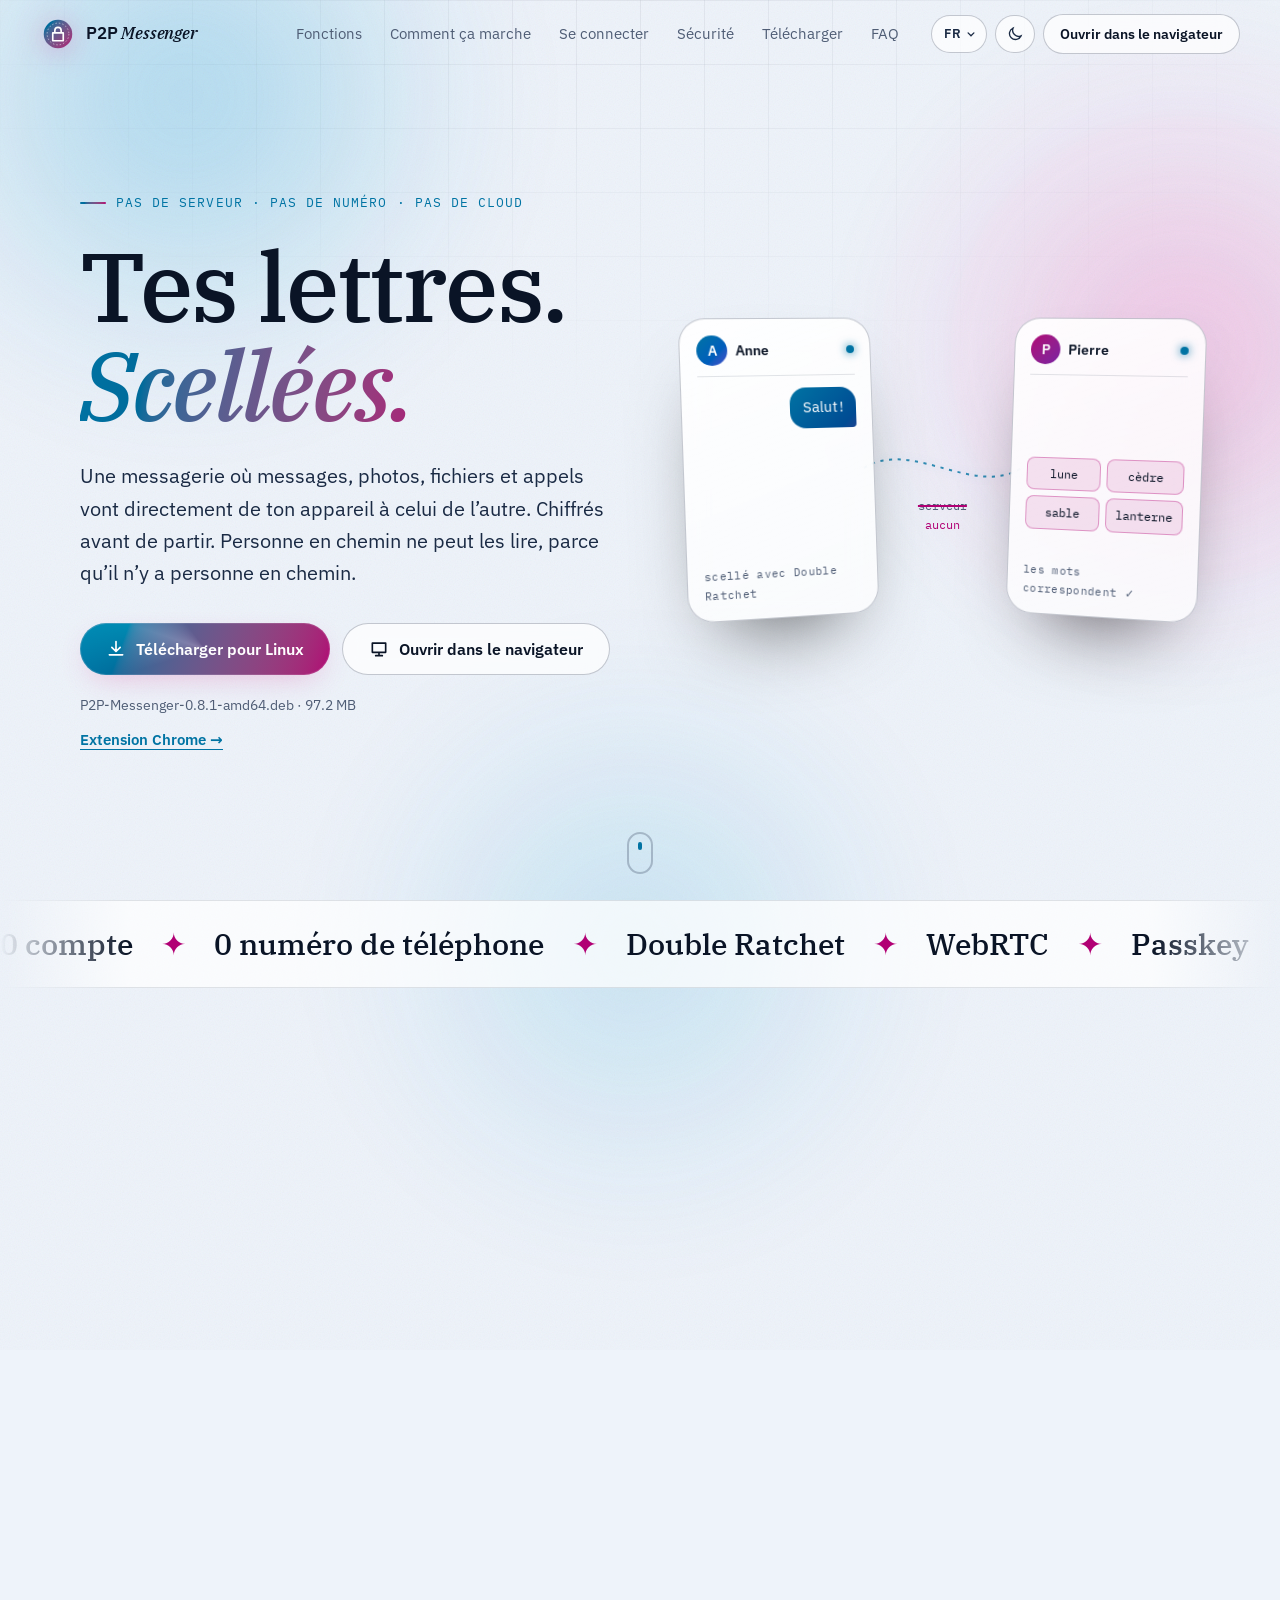
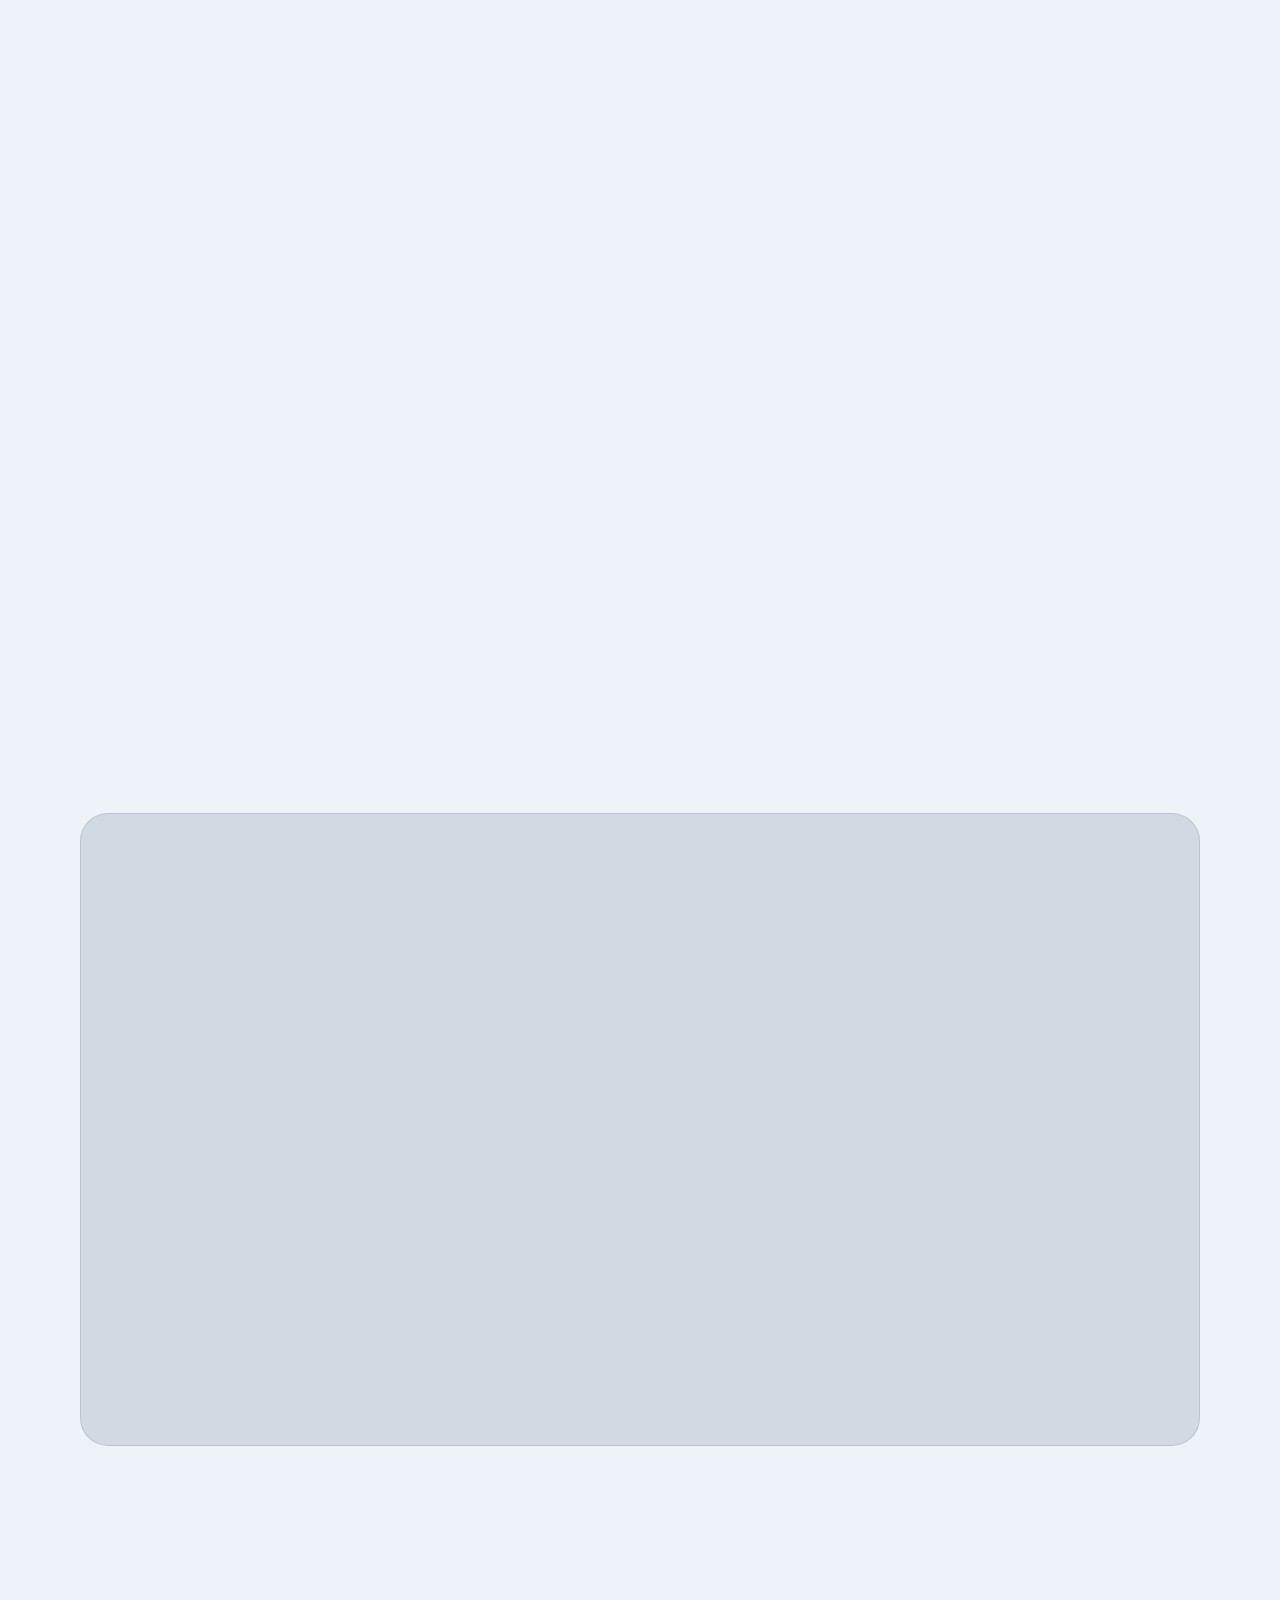
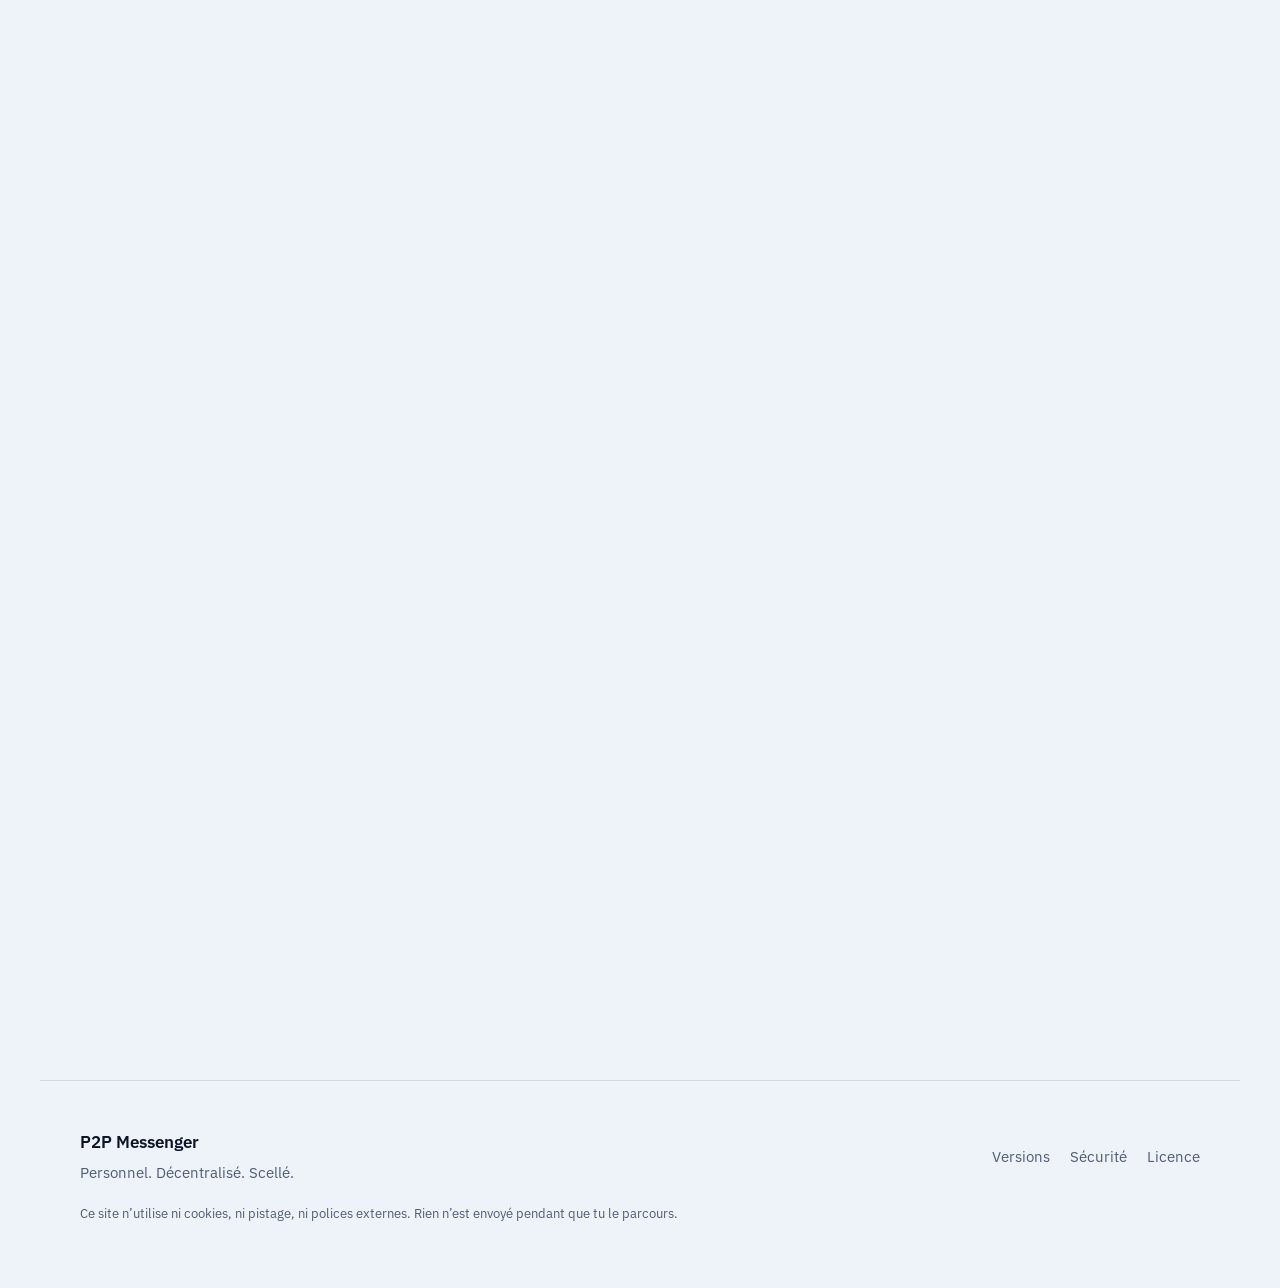
<file: fr/index.html>
<!DOCTYPE html><html lang="fr" data-theme="auto" data-root="../" data-lang="fr" data-langs="bg en es pt fr de ru zh"><head>
    <meta charset="utf-8">
    <meta name="viewport" content="width=device-width, initial-scale=1, viewport-fit=cover">
    <meta http-equiv="Content-Security-Policy" content="default-src 'self'; script-src 'self'; style-src 'self'; img-src 'self' data:; font-src 'self'; connect-src 'self'; object-src 'none'; base-uri 'self'; form-action 'none'; frame-src 'none'; worker-src 'self'; manifest-src 'self'">
    <meta name="referrer" content="strict-origin-when-cross-origin">
    <title>Messagerie sans numéro de téléphone ni serveur · P2P Messenger</title>
    <meta name="description" content="Discute, appelle et envoie des fichiers sans numéro, sans e-mail, sans cloud. En direct et chiffré de bout en bout. Windows, Linux, Android, iPhone et navigateur.">
    <meta name="theme-color" content="#0b1220">
    <meta property="og:title" content="P2P Messenger · Tes lettres. Scellées.">
    <meta property="og:description" content="Pas de serveur, pas de numéro, pas de cloud. En direct et chiffré de bout en bout.">
    <meta property="og:type" content="website">
    <meta property="og:site_name" content="P2P Messenger">
    <meta property="og:locale" content="fr_FR">
    <meta name="twitter:card" content="summary_large_image">
    <link rel="icon" type="image/png" href="../icons/icon-192.png">
    <link rel="apple-touch-icon" href="../icons/icon-192.png">
    <link rel="preload" href="../fonts/ibm-plex-serif-cyrillic-500-italic.woff2" as="font" type="font/woff2" crossorigin="">
    <link rel="stylesheet" href="../site.css">
    <!-- Installed app or an old link to the app: straight to the messenger, before anything is drawn. -->
    <script src="../boot.js"></script>
    <script type="module" src="../site.js"></script>
  <link rel="canonical" href="https://dyrakarmy.online/fr/"><link rel="alternate" hreflang="bg" href="https://dyrakarmy.online/"><link rel="alternate" hreflang="en" href="https://dyrakarmy.online/en/"><link rel="alternate" hreflang="es" href="https://dyrakarmy.online/es/"><link rel="alternate" hreflang="pt-BR" href="https://dyrakarmy.online/pt/"><link rel="alternate" hreflang="fr" href="https://dyrakarmy.online/fr/"><link rel="alternate" hreflang="de" href="https://dyrakarmy.online/de/"><link rel="alternate" hreflang="ru" href="https://dyrakarmy.online/ru/"><link rel="alternate" hreflang="zh-Hans" href="https://dyrakarmy.online/zh/"><link rel="alternate" hreflang="x-default" href="https://dyrakarmy.online/"><meta property="og:url" content="https://dyrakarmy.online/fr/"><meta property="og:image" content="https://dyrakarmy.online/og-en.png"><meta property="og:image:width" content="1200"><meta property="og:image:height" content="630"><meta property="og:image:alt" content="P2P Messenger · Tes lettres. Scellées."><meta property="og:locale:alternate" content="bg_BG"><meta property="og:locale:alternate" content="en_US"><meta property="og:locale:alternate" content="es_ES"><meta property="og:locale:alternate" content="pt_BR"><meta property="og:locale:alternate" content="de_DE"><meta property="og:locale:alternate" content="ru_RU"><meta property="og:locale:alternate" content="zh_CN"><script type="application/ld+json">[{"@context":"https://schema.org","@type":"SoftwareApplication","name":"P2P Messenger","applicationCategory":"CommunicationApplication","operatingSystem":"Windows, Linux, Android, iOS, Web","description":"Discute, appelle et envoie des fichiers sans numéro, sans e-mail, sans cloud. En direct et chiffré de bout en bout. Windows, Linux, Android, iPhone et navigateur.","inLanguage":"fr","offers":{"@type":"Offer","price":"0","priceCurrency":"EUR"},"url":"https://dyrakarmy.online/fr/","image":"https://dyrakarmy.online/og-en.png"},{"@context":"https://schema.org","@type":"FAQPage","inLanguage":"fr","mainEntity":[{"@type":"Question","name":"Il n’y a vraiment pas de serveur ?","acceptedAnswer":{"@type":"Answer","text":"Pas pour les messages et les fichiers : ils passent en direct. Un petit serveur sert seulement aux « salons », quand vous êtes loin et ne pouvez pas scanner de QR : pendant 10 minutes, il relaie des trames chiffrées qu’il ne peut pas lire. Des serveurs STUN publics aident les deux appareils à se trouver sans voir aucun contenu."}},{"@type":"Question","name":"Et si je perds mon téléphone ?","acceptedAnswer":{"@type":"Answer","text":"Les 12 mots restaurent ton profil sur un nouvel appareil. Alors note-les sur papier. Sans eux, personne ne peut le restaurer, nous compris."}},{"@type":"Question","name":"Faut-il être en ligne tous les deux ?","acceptedAnswer":{"@type":"Answer","text":"Oui. Sans serveur pour garder les messages, ils sont livrés quand vous êtes connectés tous les deux. C’est le prix pour que personne ne les garde à ta place."}},{"@type":"Question","name":"Pourquoi ça ne se connecte pas toujours ?","acceptedAnswer":{"@type":"Answer","text":"Certains réseaux mobiles bloquent les liens directs. Essaie un même réseau Wi‑Fi pour la première connexion, ou ajoute ton propre serveur TURN dans les réglages. Par défaut, on n’utilise le serveur de personne d’autre."}},{"@type":"Question","name":"Combien ça coûte ?","acceptedAnswer":{"@type":"Answer","text":"Rien. Pas de pub, pas d’abonnement, pas de compte à revendre."}},{"@type":"Question","name":"Télécharger un .exe ou un .apk ici, c’est sûr ?","acceptedAnswer":{"@type":"Answer","text":"Les fichiers sont compilés automatiquement sur GitHub à partir du code source. Chacun a une somme de contrôle SHA-256, et les versions ont un SBOM signé. Si la somme correspond, le fichier est exactement celui qui a été compilé."}}]}]</script></head>
  <body>
    <a class="skip" href="#main" data-i18n="skip">Aller au contenu</a>

    <!-- living background: two aurora fields that follow the palette, a star grid and film grain -->
    <div class="aurora" aria-hidden="true">
      <span class="blob b1"></span><span class="blob b2"></span><span class="blob b3"></span>
    </div>
    <div class="grid-bg" aria-hidden="true"></div>
    <div class="grain" aria-hidden="true"></div>
    <div class="progress" aria-hidden="true"><span></span></div>

    <header class="bar" id="top">
      <a class="brand" href="#top" aria-label="P2P Messenger">
        <span class="seal" aria-hidden="true">
          <svg viewBox="0 0 48 48"><defs><linearGradient id="sealg" x1="0" y1="0" x2="1" y2="1"><stop offset="0" stop-color="var(--a)"></stop><stop offset="1" stop-color="var(--b)"></stop></linearGradient></defs><circle cx="24" cy="24" r="19" fill="url(#sealg)"></circle><circle cx="24" cy="24" r="14.5" fill="none" stroke="rgba(255,255,255,.55)" stroke-width="1.2" stroke-dasharray="2 2.6"></circle><path d="M17 22.5h14v10.5H17z M19.8 22.5v-3.2a4.2 4.2 0 0 1 8.4 0v3.2" fill="none" stroke="#fff" stroke-width="2.2" stroke-linejoin="round"></path></svg>
        </span>
        <span class="brand-name">P2P <em>Messenger</em></span>
      </a>
      <nav class="nav" aria-label="Menu principal" data-i18n-aria="navLabel">
        <a href="#features" data-i18n="navFeatures">Fonctions</a>
        <a href="#how" data-i18n="navHow">Comment ça marche</a>
        <a href="#connect" data-i18n="navConnect">Se connecter</a>
        <a href="#security" data-i18n="navSecurity">Sécurité</a>
        <a href="#download" data-i18n="navDownload">Télécharger</a>
        <a href="#faq" data-i18n="navFaq">FAQ</a>
      </nav>
      <div class="bar-tools">
        <details class="langs" data-langs-menu="">
          <summary class="chip lang" aria-label="Langue" data-i18n-aria="langLabel"><span data-lang-current="">FR</span><svg viewBox="0 0 24 24" aria-hidden="true"><path d="m7 10 5 5 5-5"></path></svg></summary>
          <!-- written again for every page by scripts/site/build.mjs from site/locales.js -->
          <ul class="lang-list" data-lang-list="">
            <li><a href="../" hreflang="bg" lang="bg" data-code="bg">Български</a></li>
            <li><a href="../en/" hreflang="en" lang="en" data-code="en">English</a></li>
            <li><a href="../es/" hreflang="es" lang="es" data-code="es">Español</a></li>
            <li><a href="../pt/" hreflang="pt-BR" lang="pt-BR" data-code="pt">Português (Brasil)</a></li>
            <li><a href="./" hreflang="fr" lang="fr" data-code="fr" aria-current="page">Français</a></li>
            <li><a href="../de/" hreflang="de" lang="de" data-code="de">Deutsch</a></li>
            <li><a href="../ru/" hreflang="ru" lang="ru" data-code="ru">Русский</a></li>
            <li><a href="../zh/" hreflang="zh-Hans" lang="zh-Hans" data-code="zh">简体中文</a></li>
          </ul>
        </details>
        <button class="chip theme" type="button" data-theme-toggle="" aria-label="Thème clair ou sombre" data-i18n-aria="themeLabel">
          <svg viewBox="0 0 24 24" aria-hidden="true"><path class="sun" d="M12 4V2m0 20v-2m8-8h2M2 12h2m13.7-5.7 1.4-1.4M4.9 19.1l1.4-1.4m11.4 0 1.4 1.4M4.9 4.9l1.4 1.4M12 7a5 5 0 1 0 0 10 5 5 0 0 0 0-10z"></path><path class="moon" d="M20 14.5A8 8 0 0 1 9.5 4a8 8 0 1 0 10.5 10.5z"></path></svg>
        </button>
        <a class="btn btn-ghost bar-open" href="../app/" data-i18n="openApp">Ouvrir dans le navigateur</a>
        <button class="burger" type="button" aria-expanded="false" aria-controls="menu" data-menu-toggle="" aria-label="Menu" data-i18n-aria="menuLabel">
          <span></span><span></span><span></span>
        </button>
      </div>
    </header>

    <!-- full-screen menu (phones, and the "Меню" button on any size) -->
    <div class="menu" id="menu" hidden="">
      <nav aria-label="Menu" data-i18n-aria="menuLabel">
        <a href="#features"><small>01</small><span data-i18n="navFeatures">Fonctions</span></a>
        <a href="#how"><small>02</small><span data-i18n="navHow">Comment ça marche</span></a>
        <a href="#connect"><small>03</small><span data-i18n="navConnect">Se connecter</span></a>
        <a href="#security"><small>04</small><span data-i18n="navSecurity">Sécurité</span></a>
        <a href="#download"><small>05</small><span data-i18n="navDownload">Télécharger</span></a>
        <a href="#faq"><small>06</small><span data-i18n="navFaq">FAQ</span></a>
      </nav>
      <div class="menu-quick">
        <p data-i18n="menuQuick">Directement le fichier pour</p>
        <div class="menu-os">
          <a href="#dl-windows" data-os-jump="windows">Windows</a>
          <a href="#dl-linux" data-os-jump="linux">Linux</a>
          <a href="#dl-android" data-os-jump="android">Android</a>
          <a href="#dl-ios" data-os-jump="ios">iPhone</a>
          <a href="../app/" data-i18n="osWeb">Navigateur</a>
        </div>
      </div>
    </div>

    <main id="main">
      <!-- ================= HERO ================= -->
      <section class="hero" data-palette="0">
        <div class="hero-copy">
          <p class="kicker reveal" data-i18n="heroKicker">Pas de serveur · pas de numéro · pas de cloud</p>
          <h1 class="reveal" data-i18n-html="heroTitle">Tes lettres.<br><em>Scellées.</em></h1>
          <p class="lead reveal" data-i18n="heroLead">Une messagerie où messages, photos, fichiers et appels vont directement de ton appareil à celui de l’autre. Chiffrés avant de partir. Personne en chemin ne peut les lire, parce qu’il n’y a personne en chemin.</p>
          <div class="cta reveal">
            <a class="btn btn-main magnet" href="#download" data-primary-download="">
              <span class="btn-glow" aria-hidden="true"></span>
              <svg viewBox="0 0 24 24" aria-hidden="true"><path d="M12 3v12m0 0-5-5m5 5 5-5M4 19h16"></path></svg>
              <span data-primary-label="" data-i18n="ctaDownload">Télécharger gratuitement</span>
            </a>
            <a class="btn btn-ghost" href="../app/">
              <svg viewBox="0 0 24 24" aria-hidden="true"><path d="M4 5h16v11H4zM8 20h8M12 16v4"></path></svg>
              <span data-i18n="openApp">Ouvrir dans le navigateur</span>
            </a>
          </div>
          <p class="cta-note reveal" data-primary-note="" data-i18n="ctaNote">Sans compte · Windows, Linux, Android, iPhone et navigateur</p>
          <p class="ext-link reveal"><a href="#download" data-open-tab="extension" data-i18n="extHeroLink">Extension Chrome →</a></p>
        </div>

        <!-- the live demo: a message is sealed, travels with nobody in between, and is opened -->
        <div class="demo reveal" aria-label="Démo : un message est chiffré, voyage en direct et est déchiffré" data-i18n-aria="demoLabel" role="img">
          <div class="device left">
            <div class="device-top"><span class="avatar a1" data-i18n="demoInitA">A</span><b data-i18n="demoA">Anne</b><i class="dot"></i></div>
            <div class="bubble out" data-demo-out="">Здрасти! Тук никой не чете. 🔒</div>
            <div class="cipher" data-demo-cipher="" aria-hidden="true"></div>
            <div class="device-foot mono" data-i18n="demoSealed">scellé avec Double Ratchet</div>
          </div>
          <div class="wire" aria-hidden="true">
            <svg viewBox="0 0 200 60" preserveAspectRatio="none"><path id="wirepath" d="M0 30 C 60 0, 140 60, 200 30"></path></svg>
            <span class="packet" data-demo-packet=""></span>
            <span class="no-server"><s data-i18n="demoServer">serveur</s><b data-i18n="demoNone">aucun</b></span>
          </div>
          <div class="device right">
            <div class="device-top"><span class="avatar a2" data-i18n="demoInitB">P</span><b data-i18n="demoB">Pierre</b><i class="dot"></i></div>
            <div class="bubble in" data-demo-in="" aria-live="off"></div>
            <div class="words mono" aria-hidden="true" data-i18n-html="demoWords"><span>lune</span><span>cèdre</span><span>sable</span><span>lanterne</span></div>
            <div class="device-foot mono" data-i18n="demoVerified">les mots correspondent ✓</div>
          </div>
        </div>
        <a class="scroll-hint" href="#numbers" aria-label="Faire défiler" data-i18n-aria="scrollDown"><span></span></a>
      </section>

      <!-- ================= MARQUEE ================= -->
      <div class="marquee" aria-hidden="true">
        <div class="track" data-marquee="" data-i18n-html="marquee"><span>0 compte</span><span>✦</span><span>0 numéro de téléphone</span><span>✦</span><span>Double Ratchet</span><span>✦</span><span>WebRTC</span><span>✦</span><span>Passkey</span><span>✦</span><span>12 mots de récupération</span><span>✦</span><span>AES-GCM sur ton appareil</span><span>✦</span><span>SHA-256 + SBOM</span><span>✦</span></div>
      </div>

      <!-- ================= NUMBERS ================= -->
      <section class="numbers" id="numbers" data-palette="1" aria-label="En chiffres" data-i18n-aria="numbersLabel">
        <div class="stat reveal"><b data-count="0">0</b><span data-i18n="stat0">serveur pour garder tes messages</span></div>
        <div class="stat reveal"><b data-count="100" data-suffix=" MB">100 MB</b><span data-i18n="stat1">par fichier, en direct, sans cloud</span></div>
        <div class="stat reveal"><b data-count="9">9</b><span data-i18n="stat2">personnes dans un groupe chiffré</span></div>
        <div class="stat reveal"><b data-count="12">12</b><span data-i18n="stat3">mots protègent tout ton profil</span></div>
      </section>

      <!-- ================= FEATURES ================= -->
      <section class="features" id="features" data-palette="2">
        <header class="sec-head reveal">
          <p class="kicker" data-i18n="featKicker">Fonctions</p>
          <h2 data-i18n-html="featTitle">Tout ce que fait une messagerie.<br><em>Sans intermédiaire.</em></h2>
        </header>
        <div class="bento">
          <article class="card big reveal" data-tilt="">
            <div class="card-ico"><svg viewBox="0 0 24 24"><path d="M12 2l8 4v6c0 5-3.5 8.5-8 10-4.5-1.5-8-5-8-10V6z"></path><path d="M8.5 12l2.5 2.5 4.5-5"></path></svg></div>
            <h3 data-i18n="f1t">Chiffré de bout en bout</h3>
            <p data-i18n="f1p">Chaque message reçoit une nouvelle clé (Double Ratchet). Même si quelqu’un met la main sur une clé, les messages d’avant et d’après restent verrouillés.</p>
            <div class="card-art ratchet" aria-hidden="true"><i></i><i></i><i></i><i></i><i></i><i></i></div>
          </article>
          <article class="card reveal" data-tilt="">
            <div class="card-ico"><svg viewBox="0 0 24 24"><circle cx="8" cy="8" r="4"></circle><path d="M11 11l9 9m-4-4 2-2m-5-1 2-2"></path></svg></div>
            <h3 data-i18n="f2t">Sans inscription</h3>
            <p data-i18n="f2p">Une passkey ou un mot de passe sur ton appareil. Pas d’e-mail, pas de téléphone, pas de code SMS.</p>
          </article>
          <article class="card reveal" data-tilt="">
            <div class="card-ico"><svg viewBox="0 0 24 24"><path d="M3 3h7v7H3zM14 3h7v7h-7zM3 14h7v7H3z"></path><path d="M14 14h3v3h-3zM18 18h3v3h-3z"></path></svg></div>
            <h3 data-i18n="f3t">Sept façons de se connecter</h3>
            <p data-i18n="f3p">Un QR en direct, un code à distance, Bluetooth, du son, de la lumière, un ami commun ou une invitation par n’importe quelle messagerie. Les mots du code n’atteignent jamais le serveur.</p>
          </article>
          <article class="card reveal" data-tilt="">
            <div class="card-ico"><svg viewBox="0 0 24 24"><path d="M14 3H6v18h12V7z"></path><path d="M14 3v4h4M12 10v6m-3-3 3 3 3-3"></path></svg></div>
            <h3 data-i18n="f4t">Fichiers jusqu’à 100 Mo</h3>
            <p data-i18n="f4p">Vidéos, documents, musique avec lecteur intégré. Si le lien coupe, le fichier reprend là où il s’était arrêté. Colle une image avec Ctrl+V.</p>
          </article>
          <article class="card reveal" data-tilt="">
            <div class="card-ico"><svg viewBox="0 0 24 24"><path d="M5 4h4l2 5-2.5 1.5a11 11 0 0 0 5 5L15 13l5 2v4a2 2 0 0 1-2 2A16 16 0 0 1 3 6a2 2 0 0 1 2-2"></path></svg></div>
            <h3 data-i18n="f5t">Appels audio et vidéo</h3>
            <p data-i18n="f5p">Sur le même lien direct, chiffré (DTLS-SRTP). Change de caméra, partage ton écran, vois la qualité de la connexion. Si le réseau change, l’appel continue.</p>
          </article>
          <article class="card wide reveal" data-tilt="">
            <div class="card-ico"><svg viewBox="0 0 24 24"><circle cx="9" cy="8" r="3.2"></circle><circle cx="17" cy="9" r="2.6"></circle><path d="M3 20a6 6 0 0 1 12 0M14.5 20a4.5 4.5 0 0 1 7-3.8"></path></svg></div>
            <h3 data-i18n="f6t">Groupes jusqu’à 9</h3>
            <p data-i18n="f6p">Admin, nom et photo du groupe, GIF. Un nouveau membre ne voit pas l’historique, et un membre retiré perd l’accès même hors ligne.</p>
            <div class="card-art orbit" aria-hidden="true"><i></i><i></i><i></i><i></i><i></i></div>
          </article>
          <article class="card reveal" data-tilt="">
            <div class="card-ico"><svg viewBox="0 0 24 24"><path d="M4 7h16M4 12h16M4 17h10"></path></svg></div>
            <h3 data-i18n="f7t">12 mots et te revoilà</h3>
            <p data-i18n="f7p">Note-les une fois. Sur un nouvel appareil, ils te rendent ton profil.</p>
          </article>
          <article class="card reveal" data-tilt="">
            <div class="card-ico"><svg viewBox="0 0 24 24"><rect x="3" y="4" width="11" height="16" rx="2"></rect><rect x="15" y="8" width="6" height="12" rx="1.5"></rect><path d="M8 17h1"></path></svg></div>
            <h3 data-i18n="f8t">Passe à un nouvel appareil</h3>
            <p data-i18n="f8p">Scanne un QR depuis l’ancien téléphone et ton profil est transféré, chiffré.</p>
          </article>
          <article class="card wide reveal" data-tilt="">
            <div class="card-ico"><svg viewBox="0 0 24 24"><circle cx="12" cy="13" r="8"></circle><path d="M12 9v4l2.5 2.5M9.5 2.5h5"></path></svg></div>
            <h3 data-i18n="f9t">Messages éphémères</h3>
            <p data-i18n="f9p">Un minuteur pour chaque discussion : 5 minutes, une heure, un jour ou une semaine. Messages et fichiers disparaissent des deux téléphones.</p>
          </article>
          <article class="card wide reveal" data-tilt="">
            <div class="card-ico"><svg viewBox="0 0 24 24"><rect x="5" y="10" width="14" height="11" rx="2"></rect><path d="M8 10V7a4 4 0 0 1 8 0v3M12 14v3"></path></svg></div>
            <h3 data-i18n="f10t">Verrouillage et bouton panique</h3>
            <p data-i18n="f10p">L’appli se verrouille seule après le délai choisi ou en arrière-plan. Une confirmation efface de l’appareil le profil, les contacts et l’historique.</p>
          </article>
          <article class="card wide reveal" data-tilt="">
            <div class="card-ico"><svg viewBox="0 0 24 24"><circle cx="11" cy="11" r="6.5"></circle><path d="M16 16l5 5M8.5 11h5M11 8.5v5"></path></svg></div>
            <h3 data-i18n="f11t">Se retrouver</h3>
            <p data-i18n="f11p">En option : un contact connu se connecte sans nouveau QR. Des relais Nostr publics ne transportent que du texte chiffré sous un sujet qui change toutes les 15 minutes. Désactivé par défaut.</p>
          </article>
          <article class="card wide reveal" data-tilt="">
            <div class="card-ico"><svg viewBox="0 0 24 24"><path d="M6 3h9l4 4v14H6z"></path><path d="M15 3v4h4M9 12h7M9 16h7"></path></svg></div>
            <h3 data-i18n="f12t">Protocole ouvert</h3>
            <p data-i18n="f12p">Spécification publique du protocole et modèle de menaces, y compris ce dont il ne protège pas. Les vulnérabilités se signalent en privé, divulgation sous 90 jours.</p>
          </article>
        </div>
      </section>

      <!-- ================= HOW ================= -->
      <section class="how" id="how" data-palette="3">
        <header class="sec-head reveal">
          <p class="kicker" data-i18n="howKicker">Comment ça marche</p>
          <h2 data-i18n-html="howTitle">Trois étapes.<br><em>Zéro compte.</em></h2>
        </header>
        <ol class="steps">
          <li class="step reveal">
            <span class="step-n">1</span>
            <h3 data-i18n="s1t">Crée un profil</h3>
            <p data-i18n="s1p">Un seul geste. Les clés sont créées sur ton appareil et n’en sortent jamais. Tu notes les 12 mots.</p>
          </li>
          <li class="step reveal">
            <span class="step-n">2</span>
            <h3 data-i18n="s2t">Connecte-toi</h3>
            <p data-i18n="s2p">Connectez-vous de l’une des sept façons : QR, code, Bluetooth, son, lumière, ami commun ou invitation. Le lien entre les deux appareils est direct (WebRTC).</p>
          </li>
          <li class="step reveal">
            <span class="step-n">3</span>
            <h3 data-i18n="s3t">Compare les mots</h3>
            <p data-i18n="s3p">Vous voyez tous les deux les mêmes mots. S’ils correspondent, personne n’est au milieu. C’est bon, discutez.</p>
          </li>
        </ol>
        <div class="versus reveal">
          <div class="vs-col old">
            <p class="vs-h" data-i18n="vsOld">Une messagerie classique</p>
            <div class="vs-diagram" aria-hidden="true"><span class="node">📱</span><span class="line"></span><span class="node srv">🗄️</span><span class="line"></span><span class="node">📱</span></div>
            <ul>
              <li data-i18n="vsOld1">un compte lié à un numéro de téléphone</li>
              <li data-i18n="vsOld2">les messages passent par leurs serveurs</li>
              <li data-i18n="vsOld3">qui parle à qui et quand, ça reste chez eux</li>
            </ul>
          </div>
          <div class="vs-col new">
            <p class="vs-h" data-i18n="vsNew">P2P Messenger</p>
            <div class="vs-diagram" aria-hidden="true"><span class="node">📱</span><span class="line live"></span><span class="node">📱</span></div>
            <ul>
              <li data-i18n="vsNew1">ni numéro ni e-mail</li>
              <li data-i18n="vsNew2">directement d’appareil à appareil</li>
              <li data-i18n="vsNew3">l’historique reste chez toi, chiffré</li>
            </ul>
          </div>
        </div>
      </section>

      <!-- ================= CONNECT: seven ways ================= -->
      <section class="connect" id="connect" data-palette="8">
        <header class="sec-head reveal">
          <p class="kicker" data-i18n="connKicker">Façons de se connecter</p>
          <h2 data-i18n-html="connTitle">Sept façons de se connecter.<br><em>Choisissez la vôtre.</em></h2>
          <p class="sec-lead" data-i18n="connLead">Chaque façon fait passer l’invitation par un chemin différent. Une fois connectés, avec les sept, vous comparez les mêmes 12 mots de sécurité : s’ils correspondent, personne n’est au milieu.</p>
        </header>
        <div class="ways">
          <article class="card way reveal" data-tilt="" data-way="qr">
            <div class="way-art" aria-hidden="true">
              <svg class="art" viewBox="0 0 240 120" focusable="false">
                <g class="ph"><rect x="52" y="14" width="44" height="88" rx="9"></rect><rect class="scr" x="57" y="24" width="34" height="68" rx="4"></rect></g>
                <g class="ph"><rect x="144" y="14" width="44" height="88" rx="9"></rect><rect class="scr" x="149" y="24" width="34" height="68" rx="4"></rect></g>
                <g class="qr an qr-l"><rect x="63" y="46" width="8" height="8"></rect><rect x="73" y="46" width="8" height="8"></rect><rect x="63" y="56" width="8" height="8"></rect><rect x="73" y="66" width="8" height="8"></rect><rect x="63" y="66" width="8" height="8"></rect><rect x="73" y="56" width="8" height="8" class="dim"></rect></g>
                <g class="qr an qr-r"><rect x="155" y="46" width="8" height="8"></rect><rect x="165" y="56" width="8" height="8"></rect><rect x="155" y="56" width="8" height="8" class="dim"></rect><rect x="165" y="46" width="8" height="8"></rect><rect x="155" y="66" width="8" height="8"></rect><rect x="165" y="66" width="8" height="8" class="dim"></rect></g>
                <rect class="scan an" x="60" y="40" width="28" height="2.5" rx="1.2"></rect>
                <rect class="scan scan-r an" x="152" y="40" width="28" height="2.5" rx="1.2"></rect>
                <g class="ok an"><circle cx="120" cy="58" r="12"></circle><path d="M114 58.5l4.2 4.2 7.8-8.4"></path></g>
              </svg>
            </div>
            <span class="way-n mono" aria-hidden="true">01</span>
            <h3 data-i18n="w1t">QR, face à face</h3>
            <p data-i18n="w1p">Deux téléphones s’affichent et se scannent mutuellement leurs codes QR. L’invitation est un texte signé dans le code : aucun serveur n’intervient (mode local).</p>
            <p class="way-when"><b data-i18n="wayWhen">Idéal quand</b> <span data-i18n="w1w">vous êtes au même endroit.</span></p>
          </article>

          <article class="card way reveal" data-tilt="" data-way="code">
            <div class="way-art" aria-hidden="true">
              <svg class="art" viewBox="0 0 240 120" focusable="false">
                <path class="arc" d="M38 104 Q120 124 202 104"></path>
                <circle class="say an" cx="79" cy="111.5" r="3.6"></circle><circle class="say an" cx="120" cy="114" r="3.6"></circle><circle class="say an" cx="161" cy="111.5" r="3.6"></circle>
                <g class="ph"><rect x="16" y="10" width="44" height="86" rx="9"></rect><rect class="scr" x="21" y="20" width="34" height="66" rx="4"></rect></g>
                <g class="ph"><rect x="180" y="10" width="44" height="86" rx="9"></rect><rect class="scr" x="185" y="20" width="34" height="66" rx="4"></rect></g>
                <g class="chips"><rect class="cd an" x="92" y="12" width="8" height="11" rx="2"></rect><rect class="cd an" x="104" y="12" width="8" height="11" rx="2"></rect><rect class="cd an" x="116" y="12" width="8" height="11" rx="2"></rect><rect class="cd an" x="128" y="12" width="8" height="11" rx="2"></rect><rect class="cd an" x="140" y="12" width="8" height="11" rx="2"></rect></g>
                <g class="box"><rect x="102" y="38" width="36" height="34" rx="7"></rect><path d="M110 50h20M110 58h20M110 66h12"></path></g>
                <rect class="pkt an" x="64" y="49" width="15" height="11" rx="3"></rect>
              </svg>
            </div>
            <span class="way-n mono" aria-hidden="true">02</span>
            <h3 data-i18n="w2t">Code court, à distance</h3>
            <p data-i18n="w2p">L’un de vous ouvre un salon et dicte par téléphone un code de 5 caractères et 3 mots. Le serveur ne voit que le numéro du salon et du texte chiffré ; la clé vient des mots (CPace PAKE).</p>
            <p class="way-when"><b data-i18n="wayWhen">Idéal quand</b> <span data-i18n="w2w">vous êtes loin mais pouvez vous parler.</span></p>
          </article>

          <article class="card way reveal" data-tilt="" data-way="ble">
            <div class="way-art" aria-hidden="true">
              <svg class="art" viewBox="0 0 240 120" focusable="false">
                <circle class="ring an" cx="120" cy="58" r="14"></circle><circle class="ring r2 an" cx="120" cy="58" r="14"></circle><circle class="ring r3 an" cx="120" cy="58" r="14"></circle>
                <g class="ph"><rect x="52" y="14" width="44" height="88" rx="9"></rect><rect class="scr" x="57" y="24" width="34" height="68" rx="4"></rect></g>
                <g class="ph"><rect x="144" y="14" width="44" height="88" rx="9"></rect><rect class="scr" x="149" y="24" width="34" height="68" rx="4"></rect></g>
                <g class="bt an"><circle cx="120" cy="58" r="15"></circle><path d="M114 52l12 12-6 5V47l6 5-12 12"></path></g>
                <circle class="blip an" cx="74" cy="58" r="4"></circle><circle class="blip b2 an" cx="166" cy="58" r="4"></circle>
              </svg>
            </div>
            <span class="way-n mono" aria-hidden="true">03</span>
            <h3 data-i18n="w3t">Bluetooth</h3>
            <p data-i18n="w3p">Les téléphones, côte à côte, s’échangent l’invitation en Bluetooth basse consommation. Uniquement dans l’appli Android et iPhone, pas dans le navigateur.</p>
            <p class="way-when"><b data-i18n="wayWhen">Idéal quand</b> <span data-i18n="w3w">vous êtes proches et préférez ne rien scanner.</span></p>
          </article>

          <article class="card way reveal" data-tilt="" data-way="sound">
            <div class="way-art" aria-hidden="true">
              <svg class="art" viewBox="0 0 240 120" focusable="false">
                <g class="ph"><rect x="30" y="14" width="44" height="88" rx="9"></rect><rect class="scr" x="35" y="24" width="34" height="68" rx="4"></rect></g>
                <g class="ph"><rect x="166" y="14" width="44" height="88" rx="9"></rect><rect class="scr" x="171" y="24" width="34" height="68" rx="4"></rect></g>
                <g class="qr"><rect x="41" y="44" width="8" height="8"></rect><rect x="51" y="44" width="8" height="8"></rect><rect x="41" y="54" width="8" height="8"></rect><rect x="51" y="64" width="8" height="8"></rect><rect x="41" y="64" width="8" height="8"></rect><rect x="51" y="54" width="8" height="8" class="dim"></rect></g>
                <circle class="mic an" cx="52" cy="82" r="3.2"></circle>
                <g class="eq"><rect class="eqb an" x="175" y="54" width="3.4" height="14" rx="1.7"></rect><rect class="eqb b2 an" x="181" y="54" width="3.4" height="14" rx="1.7"></rect><rect class="eqb b3 an" x="187" y="54" width="3.4" height="14" rx="1.7"></rect><rect class="eqb b4 an" x="193" y="54" width="3.4" height="14" rx="1.7"></rect><rect class="eqb b5 an" x="199" y="54" width="3.4" height="14" rx="1.7"></rect></g>
                <path class="wave an" d="M156 46q-9 12 0 24"></path><path class="wave w2 an" d="M156 46q-9 12 0 24"></path><path class="wave w3 an" d="M156 46q-9 12 0 24"></path>
              </svg>
            </div>
            <span class="way-n mono" aria-hidden="true">04</span>
            <span class="way-new" data-i18n="wayNew">Nouveau</span>
            <h3 data-i18n="w4t">QR + son</h3>
            <p data-i18n="w4p">Un téléphone affiche un QR ; l’autre répond par un court son, d’environ 15 secondes, via son haut-parleur, et le premier l’écoute avec son micro. Pas de second code à scanner.</p>
            <p class="way-when"><b data-i18n="wayWhen">Idéal quand</b> <span data-i18n="w4w">vous êtes ensemble dans un endroit plutôt calme.</span></p>
          </article>

          <article class="card way reveal" data-tilt="" data-way="light">
            <div class="way-art" aria-hidden="true">
              <svg class="art" viewBox="0 0 240 120" focusable="false">
                <g class="ph"><rect x="30" y="14" width="44" height="88" rx="9"></rect><rect class="scr" x="35" y="24" width="34" height="68" rx="4"></rect></g>
                <g class="ph"><rect x="166" y="14" width="44" height="88" rx="9"></rect><rect class="scr" x="171" y="24" width="34" height="68" rx="4"></rect></g>
                <g class="cells"><rect class="lc c1 an" x="36.4" y="45" width="6" height="6" rx="1.4"></rect><rect class="lc c2 an" x="44.8" y="45" width="6" height="6" rx="1.4"></rect><rect class="lc c3 an" x="53.2" y="45" width="6" height="6" rx="1.4"></rect><rect class="lc c2 an" x="61.6" y="45" width="6" height="6" rx="1.4"></rect><rect class="lc c3 an" x="36.4" y="53.4" width="6" height="6" rx="1.4"></rect><rect class="lc c1 an" x="44.8" y="53.4" width="6" height="6" rx="1.4"></rect><rect class="lc c2 an" x="53.2" y="53.4" width="6" height="6" rx="1.4"></rect><rect class="lc c1 an" x="61.6" y="53.4" width="6" height="6" rx="1.4"></rect><rect class="lc c2 an" x="36.4" y="61.8" width="6" height="6" rx="1.4"></rect><rect class="lc c3 an" x="44.8" y="61.8" width="6" height="6" rx="1.4"></rect><rect class="lc c1 an" x="53.2" y="61.8" width="6" height="6" rx="1.4"></rect><rect class="lc c3 an" x="61.6" y="61.8" width="6" height="6" rx="1.4"></rect><rect class="lc c1 an" x="36.4" y="70.2" width="6" height="6" rx="1.4"></rect><rect class="lc c2 an" x="44.8" y="70.2" width="6" height="6" rx="1.4"></rect><rect class="lc c3 an" x="53.2" y="70.2" width="6" height="6" rx="1.4"></rect><rect class="lc c2 an" x="61.6" y="70.2" width="6" height="6" rx="1.4"></rect></g>
                <path class="ray an" d="M80 48L158 38"></path><path class="ray r2 an" d="M80 58H158"></path><path class="ray r3 an" d="M80 68L158 78"></path>
                <g class="vf an"><path d="M176 40v-6h6M200 34h6v6M206 78v6h-6M182 84h-6v-6"></path><circle cx="191" cy="59" r="3.4"></circle></g>
                <circle class="lens" cx="188" cy="19" r="1.8"></circle>
              </svg>
            </div>
            <span class="way-n mono" aria-hidden="true">05</span>
            <span class="way-new" data-i18n="wayNew">Nouveau</span>
            <h3 data-i18n="w7t">QR + lumière</h3>
            <p data-i18n="w7p">Un téléphone affiche un QR ; l’autre le scanne et répond par une animation lente de carrés colorés sur son écran (5 à 8 secondes), que le premier lit avec sa caméra. Au plus 3 changements par seconde, pas de rouge, et un avertissement avant le début.</p>
            <p class="way-when"><b data-i18n="wayWhen">Idéal quand</b> <span data-i18n="w7w">vous êtes ensemble, mais il y a du bruit.</span></p>
          </article>

          <article class="card way reveal" data-tilt="" data-way="friend">
            <div class="way-art" aria-hidden="true">
              <svg class="art" viewBox="0 0 240 120" focusable="false">
                <path class="ln l1 an" d="M120 36L58 86"></path><path class="ln l2 an" d="M120 36L182 86"></path>
                <path class="ln dash l3 an" d="M70 92H170"></path>
                <circle class="pdot d1 an" cx="120" cy="36" r="4.5"></circle><circle class="pdot d2 an" cx="120" cy="36" r="4.5"></circle>
                <g class="who"><circle cx="120" cy="26" r="15"></circle><circle class="hd" cx="120" cy="22" r="4.6"></circle><path class="sh" d="M111 35a9 8 0 0 1 18 0"></path></g>
                <g class="who"><circle cx="50" cy="92" r="15"></circle><circle class="hd" cx="50" cy="88" r="4.6"></circle><path class="sh" d="M41 101a9 8 0 0 1 18 0"></path></g>
                <g class="who"><circle cx="190" cy="92" r="15"></circle><circle class="hd" cx="190" cy="88" r="4.6"></circle><path class="sh" d="M181 101a9 8 0 0 1 18 0"></path></g>
                <g class="ok an"><circle cx="120" cy="92" r="9"></circle><path d="M115.5 92.2l3.1 3.1 5.9-6.3"></path></g>
              </svg>
            </div>
            <span class="way-n mono" aria-hidden="true">06</span>
            <span class="way-new" data-i18n="wayNew">Nouveau</span>
            <h3 data-i18n="w5t">Par un ami commun</h3>
            <p data-i18n="w5p">Un contact que vous connaissez tous les deux vous présente. C’est entièrement de pair à pair, vous devez accepter tous les deux, et l’ami ne peut pas se faire passer pour quelqu’un d’autre.</p>
            <p class="way-when"><b data-i18n="wayWhen">Idéal quand</b> <span data-i18n="w5w">vous avez un ami commun en qui vous avez déjà confiance.</span></p>
          </article>

          <article class="card way reveal" data-tilt="" data-way="relay">
            <div class="way-art" aria-hidden="true">
              <svg class="art" viewBox="0 0 240 120" focusable="false">
                <path class="arc" d="M40 62Q120 8 200 62"></path>
                <g class="ph"><rect x="16" y="14" width="44" height="88" rx="9"></rect><rect class="scr" x="21" y="24" width="34" height="68" rx="4"></rect></g>
                <g class="ph"><rect x="180" y="14" width="44" height="88" rx="9"></rect><rect class="scr" x="185" y="24" width="34" height="68" rx="4"></rect></g>
                <g class="bub an"><path d="M90 42h60a8 8 0 0 1 8 8v22a8 8 0 0 1-8 8h-44l-10 9v-9h-6a8 8 0 0 1-8-8V50a8 8 0 0 1 8-8z"></path><path class="tx" d="M98 54h44M98 62h30M98 70h38"></path></g>
                <path class="plane an" d="M54 52l18 7-18 7 4-7z"></path>
              </svg>
            </div>
            <span class="way-n mono" aria-hidden="true">07</span>
            <h3 data-i18n="w6t">Bot Telegram ou invitation copiée</h3>
            <p data-i18n="w6p">L’invitation signée passe par le bot Telegram, ou bien vous la copiez et la collez dans n’importe quelle messagerie. Le canal peut voir l’invitation, mais un remplacement se voit en comparant les mots.</p>
            <p class="way-when"><b data-i18n="wayWhen">Idéal quand</b> <span data-i18n="w6w">vous êtes loin et ne pouvez pas vous parler.</span></p>
          </article>
        </div>
      </section>

      <!-- ================= VIDEO TUTORIALS ================= -->
      <section class="videos" id="videos" data-palette="8">
        <header class="sec-head reveal">
          <p class="kicker" data-i18n="vidKicker">Tutoriels vidéo</p>
          <h2 data-i18n-html="vidTitle">Chaque façon de se connecter,<br><em>étape par étape.</em></h2>
          <p class="sec-lead" data-i18n="vidLead">Sept courts clips, une demi-minute chacun. Sans son : le texte est dans l’image.</p>
        </header>
        <div class="vids">
          <figure class="card vid reveal">
            <video controls="" preload="none" playsinline="" width="720" height="616" poster="../assets/tutorial-qr-en.jpg" src="../assets/tutorial-qr-en.mp4" data-tutorial="qr"></video>
            <figcaption><span class="way-n mono" aria-hidden="true">01</span> <span data-i18n="w1t">QR, face à face</span></figcaption>
          </figure>
          <figure class="card vid reveal">
            <video controls="" preload="none" playsinline="" width="720" height="616" poster="../assets/tutorial-short-code-en.jpg" src="../assets/tutorial-short-code-en.mp4" data-tutorial="short-code"></video>
            <figcaption><span class="way-n mono" aria-hidden="true">02</span> <span data-i18n="w2t">Code court, à distance</span></figcaption>
          </figure>
          <figure class="card vid reveal">
            <video controls="" preload="none" playsinline="" width="720" height="616" poster="../assets/tutorial-bluetooth-en.jpg" src="../assets/tutorial-bluetooth-en.mp4" data-tutorial="bluetooth"></video>
            <figcaption><span class="way-n mono" aria-hidden="true">03</span> <span data-i18n="w3t">Bluetooth</span></figcaption>
          </figure>
          <figure class="card vid reveal">
            <video controls="" preload="none" playsinline="" width="720" height="616" poster="../assets/tutorial-sound-en.jpg" src="../assets/tutorial-sound-en.mp4" data-tutorial="sound"></video>
            <figcaption><span class="way-n mono" aria-hidden="true">04</span> <span data-i18n="w4t">QR + son</span></figcaption>
          </figure>
          <figure class="card vid reveal">
            <video controls="" preload="none" playsinline="" width="720" height="616" poster="../assets/tutorial-light-en.jpg" src="../assets/tutorial-light-en.mp4" data-tutorial="light"></video>
            <figcaption><span class="way-n mono" aria-hidden="true">05</span> <span data-i18n="w7t">QR + lumière</span></figcaption>
          </figure>
          <figure class="card vid reveal">
            <video controls="" preload="none" playsinline="" width="720" height="616" poster="../assets/tutorial-introduction-en.jpg" src="../assets/tutorial-introduction-en.mp4" data-tutorial="introduction"></video>
            <figcaption><span class="way-n mono" aria-hidden="true">06</span> <span data-i18n="w5t">Par un ami commun</span></figcaption>
          </figure>
          <figure class="card vid reveal">
            <video controls="" preload="none" playsinline="" width="720" height="616" poster="../assets/tutorial-telegram-en.jpg" src="../assets/tutorial-telegram-en.mp4" data-tutorial="telegram"></video>
            <figcaption><span class="way-n mono" aria-hidden="true">07</span> <span data-i18n="w6t">Bot Telegram ou invitation copiée</span></figcaption>
          </figure>
        </div>
      </section>

      <!-- ================= EXPERIMENTS ================= -->
      <section class="experiments" id="experiments" data-palette="2">
        <header class="sec-head reveal">
          <p class="kicker" data-i18n="expKicker">Expériences</p>
          <h2 data-i18n-html="expTitle">Quand le réseau n’aide pas.<br><em>Désactivées par défaut.</em></h2>
          <p class="sec-lead" data-i18n="expLead">De nouveaux chemins pour vos messages, encore à l’essai. Vous les activez vous-même dans l’app de bureau ou sur Android ; le chiffrement reste le même.</p>
        </header>
        <div class="exps">
          <article class="card exp reveal"><h3 data-i18n="x1t">Notre propre traversée du NAT</h3><p data-i18n="x1p">Quand WebRTC échoue (deux NAT symétriques), l’app essaie avec ses propres sockets UDP, un port du routeur (UPnP, NAT-PMP, PCP) et la méthode « anniversaire » avec jusqu’à 256 sockets.</p></article>
          <article class="card exp reveal"><h3 data-i18n="x2t">Uniquement par Tor</h3><p data-i18n="x2p">Dans l’app de bureau avec Tor : une liaison seulement entre deux services onion. Aucune adresse IP dans l’invitation.</p></article>
          <article class="card exp reveal"><h3 data-i18n="x3t">Mesh sans internet</h3><p data-i18n="x3p">Les téléphones proches se relaient des paquets chiffrés par Bluetooth et Wi‑Fi Aware, 7 sauts au plus. Aussi des textes courts par LoRa (Meshtastic).</p></article>
          <article class="card exp reveal"><h3 data-i18n="x4t">Labo NAT</h3><p data-i18n="x4p">Chaque changement du code réseau passe par de vrais NAT sous Linux : cone, restricted, symmetric, avec perte de paquets. L’erreur dit pourquoi la connexion a échoué.</p></article>
        </div>
      </section>

      <!-- ================= SECURITY ================= -->
      <section class="security" id="security" data-palette="4">
        <header class="sec-head reveal">
          <p class="kicker" data-i18n="secKicker">La sécurité, sans fanfaronner</p>
          <h2 data-i18n-html="secTitle">On dit ce qu’on fait.<br><em>Et ce qu’on ne fait pas encore.</em></h2>
        </header>
        <div class="sec-grid">
          <div class="sec-item reveal"><b data-i18n="sec1t">Versions signées</b><p data-i18n="sec1p">Chaque version a une liste signée des dépendances (SBOM) et des sommes de contrôle.</p></div>
          <div class="sec-item reveal"><b data-i18n="sec2t">Builds reproductibles</b><p data-i18n="sec2p">Deux builds propres du même code donnent des fichiers identiques. C’est vérifié automatiquement.</p></div>
          <div class="sec-item reveal"><b data-i18n="sec3t">Vérifié face à une référence</b><p data-i18n="sec3p">Le Double Ratchet passe des tests face à une implémentation de référence indépendante. Il n’y a pas encore d’audit externe payant, et on le dit.</p></div>
          <div class="sec-item reveal"><b data-i18n="sec4t">Le serveur de signalisation est aveugle</b><p data-i18n="sec4p">En mode « salon », un petit Worker relaie seulement des trames chiffrées pendant 10 minutes. La clé vient des trois mots (PAKE) : il ne voit ni l’invitation, ni tes clés, ni tes adresses. Le mode QR n’utilise aucun serveur.</p></div>
          <div class="sec-item reveal"><b data-i18n="sec5t">Chiffré sur le disque aussi</b><p data-i18n="sec5p">L’historique et les contacts sont stockés sur l’appareil, chiffrés en AES-GCM. La clé n’en sort jamais.</p></div>
          <div class="sec-item reveal"><b data-i18n="sec7t">Si quelqu’un prend ton téléphone</b><p data-i18n="sec7p">Sans déverrouillage, aucun accès. Le bouton panique marche aussi depuis l’écran verrouillé. Il ne protège pas d’une capture d’écran ni d’une copie chez l’autre personne, et n’efface pas les 12 mots s’ils sont notés quelque part.</p></div>
          <div class="sec-item reveal warn"><b data-i18n="sec6t">Un avertissement honnête</b><p data-i18n="sec6p">Le lien est direct, donc certains réseaux mobiles le bloquent. Fais alors la première connexion sur un même réseau Wi‑Fi, ou via ton propre serveur TURN.</p></div>
        </div>
      </section>

      <!-- ================= DOWNLOAD ================= -->
      <section class="download" id="download" data-palette="5">
        <header class="sec-head reveal">
          <p class="kicker" data-i18n="dlKicker">Télécharger</p>
          <h2 data-i18n-html="dlTitle">Choisis ton appareil.<br><em>Le fichier est juste là.</em></h2>
          <p class="sec-lead" data-i18n="dlLead">Les fichiers viennent des versions publiées sur GitHub. Chacun a sa somme de contrôle SHA-256 à côté.</p>
        </header>
        <div class="os-tabs reveal" role="tablist" aria-label="Système" data-i18n-aria="osLabel">
          <button role="tab" type="button" data-tab="windows" id="tab-windows" aria-controls="dl-windows">Windows</button>
          <button role="tab" type="button" data-tab="linux" id="tab-linux" aria-controls="dl-linux">Linux</button>
          <button role="tab" type="button" data-tab="android" id="tab-android" aria-controls="dl-android">Android</button>
          <button role="tab" type="button" data-tab="ios" id="tab-ios" aria-controls="dl-ios">iPhone · iPad</button>
          <button role="tab" type="button" data-tab="web" id="tab-web" aria-controls="dl-web" data-i18n="osWeb">Navigateur</button>
          <button role="tab" type="button" data-tab="extension" id="tab-extension" aria-controls="dl-extension" data-i18n="osExtension">Extension</button>
          <span class="tab-ink" aria-hidden="true"></span>
        </div>

        <div class="panels reveal">
          <div class="panel" role="tabpanel" id="dl-windows" aria-labelledby="tab-windows" data-panel="windows">
            <div class="panel-head"><h3>Windows 10 · 11</h3><span class="badge" data-badge="windows"></span></div>
            <div class="files">
              <a class="file main" data-kind="windowsSetup" data-fallback=""><b data-i18n="winSetup">Installateur</b><small data-i18n="winSetupNote">sans droits admin · .exe</small><span class="meta"></span></a>
              <a class="file" data-kind="windowsPortable" data-fallback=""><b data-i18n="winPortable">Portable</b><small data-i18n="winPortableNote">décompresse et lance · .zip</small><span class="meta"></span></a>
              <a class="file" data-kind="windowsSums" data-fallback=""><b>SHA256SUMS.txt</b><small data-i18n="sums">sommes de contrôle</small><span class="meta"></span></a>
            </div>
            <p class="hint" data-i18n="winHint">Windows SmartScreen peut demander une fois, car le programme est nouveau. Choisis « Informations complémentaires » → « Exécuter quand même ».</p>
          </div>

          <div class="panel" role="tabpanel" id="dl-linux" aria-labelledby="tab-linux" data-panel="linux" hidden="">
            <div class="panel-head"><h3>Linux x86_64</h3><span class="badge" data-badge="linux"></span></div>
            <div class="files">
              <a class="file main" data-kind="deb" data-fallback=""><b>.deb</b><small>Debian · Ubuntu · Mint</small><span class="meta"></span></a>
              <a class="file" data-kind="rpm" data-fallback=""><b>.rpm</b><small>Fedora · openSUSE</small><span class="meta"></span></a>
              <a class="file" data-kind="appimage" data-fallback=""><b>AppImage</b><small data-i18n="appimageNote">tourne partout, sans installation</small><span class="meta"></span></a>
              <a class="file" data-kind="flatpak" data-fallback=""><b>Flatpak</b><small data-i18n="flatpakNote">isolé (sandbox)</small><span class="meta"></span></a>
            </div>
            <div class="code-line" data-install-line="" hidden=""><span class="mono" data-install-cmd="">curl -fsSLO …/install.sh &amp;&amp; bash install.sh</span><button class="copy" type="button" data-copy-from="[data-install-cmd]" data-i18n="copy">Copier</button></div>
            <p class="hint" data-i18n="linuxHint">install.sh vérifie les sommes de contrôle avant d’installer quoi que ce soit.</p>
          </div>

          <div class="panel" role="tabpanel" id="dl-android" aria-labelledby="tab-android" data-panel="android" hidden="">
            <div class="panel-head"><h3>Android 7+</h3><span class="badge" data-badge="android"></span></div>
            <div class="files">
              <a class="file main" data-kind="apk" data-fallback=""><b>APK</b><small data-i18n="apkNote">installation directe</small><span class="meta"></span></a>
              <a class="file" data-kind="androidSums" data-fallback=""><b>SHA256SUMS-android.txt</b><small data-i18n="sums">sommes de contrôle</small><span class="meta"></span></a>
            </div>
            <ol class="mini-steps">
              <li data-i18n="apk1">Télécharge le fichier sur ton téléphone.</li>
              <li data-i18n="apk2">Ouvre-le et active « Autoriser cette source ».</li>
              <li data-i18n="apk3">C’est fait. Ou passe par le navigateur : Chrome → ⋮ → « Installer l’application ».</li>
            </ol>
          </div>

          <div class="panel" role="tabpanel" id="dl-ios" aria-labelledby="tab-ios" data-panel="ios" hidden="">
            <div class="panel-head"><h3>iPhone · iPad</h3><span class="badge soft" data-i18n="iosBadge">via Safari</span></div>
            <ol class="mini-steps big">
              <li data-i18n-html="ios1">Ouvre l’<a href="../app/">appli</a> dans Safari.</li>
              <li data-i18n="ios2">Touche « Partager » (le carré avec une flèche).</li>
              <li data-i18n="ios3">Choisis « Sur l’écran d’accueil ». Elle s’ouvre en plein écran, comme une vraie appli.</li>
            </ol>
            <p class="hint" data-i18n="iosHint">Il n’y a pas encore d’appli sur l’App Store. La version web, c’est le même code, avec tout dedans.</p>
          </div>

          <div class="panel" role="tabpanel" id="dl-web" aria-labelledby="tab-web" data-panel="web" hidden="">
            <div class="panel-head"><h3 data-i18n="webTitle">Directement dans le navigateur</h3><span class="badge soft" data-i18n="webBadge">sans installation</span></div>
            <p class="panel-lead" data-i18n="webLead">Chrome, Edge, Firefox ou Safari, sur ordinateur ou téléphone. Après la première visite, ce qui est déjà chargé marche hors ligne.</p>
            <a class="btn btn-main" href="../app/"><span data-i18n="openApp">Ouvrir dans le navigateur</span></a>
          </div>

          <div class="panel" role="tabpanel" id="dl-extension" aria-labelledby="tab-extension" data-panel="extension" hidden="">
            <div class="panel-head"><h3 data-i18n="extTitle">Extension Chrome</h3><span class="badge" data-ext-badge=""></span></div>
            <div class="ext-grid">
              <div class="ext-demo" role="img" aria-label="Aspect de la fenêtre de l’extension" data-i18n-aria="extMockLabel">
                <div class="ext-bar" aria-hidden="true"><i></i><i></i><i></i><span class="ext-addr">dyrakarmy.online/app/</span><span class="ext-pin"></span></div>
                <div class="ext-popup" aria-hidden="true" data-ext-mock="" lang="en">
                  <div class="ext-brand"><span class="ext-ico"></span><div><div class="ext-h1" data-ext-msg="popupTitle">P2P Messenger</div><div class="ext-sub" data-ext-msg="popupSubtitle">Private, direct, no servers.</div></div></div>
                  <div class="ext-status" data-ext-msg="statusClosed">Not open yet.</div>
                  <div class="ext-btn primary" data-ext-msg="openMessenger">Open messenger</div>
                  <div class="ext-btn" data-ext-msg="openWindow">Open in a small window</div>
                  <div class="ext-foot"><p data-ext-msg="shortcutHint">Shortcut: Ctrl+Shift+M (Command+Shift+M on Mac)</p><p data-ext-msg="privacyNote">The extension only opens the app. It collects no data and runs no servers of its own.</p></div>
                </div>
              </div>
              <div class="ext-info">
                <p class="panel-lead" data-i18n-html="extLead">Un petit bouton à côté de la barre d’adresse qui ouvre la messagerie en un clic ou avec <code>Ctrl+Shift+M</code>. Si elle est déjà ouverte dans un onglet, il passe au premier plan. Elle ne collecte aucune donnée et n’a pas de serveur à elle.</p>
                <div class="files">
                  <a class="file main" href="../downloads/p2p-messenger-quick-launch.zip" download="p2p-messenger-quick-launch.zip" data-ext-file=""><b data-i18n="extFile">Télécharger l’extension</b><small>.zip · Chromium</small><span class="meta" data-ext-meta=""></span></a>
                </div>
                <div class="code-line" data-ext-sha-line="" hidden=""><span class="mono"><span class="sha-label">SHA-256</span> <span data-ext-sha=""></span></span><button class="copy" type="button" data-copy-from="[data-ext-sha]" data-i18n="copy">Copier</button></div>
                <p class="hint" data-i18n="extBrowsers">Fonctionne dans Chrome, Edge, Brave et d’autres navigateurs Chromium. Dans Firefox et Safari, utilisez directement l’application.</p>
                <p class="hint ext-store" data-i18n="extStore">Elle n’est pas dans le Chrome Web Store : on l’ajoute à la main comme « extension non empaquetée ». Chrome peut afficher un avertissement du mode développeur : c’est normal.</p>
              </div>
            </div>
            <ol class="mini-steps ext-steps">
              <li data-i18n="ext1">Téléchargez le fichier et décompressez-le dans un dossier que vous ne supprimerez pas : Chrome lit l’extension à cet endroit.</li>
              <li data-i18n-html="ext2">Ouvrez <code>chrome://extensions</code> (dans Edge : <code>edge://extensions</code>) et activez le « Mode développeur » en haut à droite.</li>
              <li data-i18n="ext3">Cliquez sur « Charger l’extension non empaquetée » (Load unpacked) et choisissez le dossier décompressé, celui qui contient manifest.json.</li>
              <li data-i18n-html="ext4">C’est fait. Épinglez l’icône depuis le menu en forme de puzzle à côté de la barre d’adresse et appuyez sur <code>Ctrl+Shift+M</code> (sur Mac : <code>Command+Shift+M</code>).</li>
            </ol>
          </div>
        </div>
        <p class="all-releases reveal"><a href="https://github.com/biramentv-ux/p2p-pure-releases/releases" rel="noopener" data-i18n="allReleases">Toutes les versions et notes sur GitHub →</a></p>
      </section>

      <!-- ================= FAQ ================= -->
      <section class="faq" id="faq" data-palette="6">
        <header class="sec-head reveal">
          <p class="kicker" data-i18n="faqKicker">FAQ</p>
          <h2 data-i18n-html="faqTitle">On nous demande.<br><em>On répond franchement.</em></h2>
        </header>
        <div class="qa">
          <details class="reveal"><summary data-i18n="q1">Il n’y a vraiment pas de serveur ?</summary><p data-i18n="a1">Pas pour les messages et les fichiers : ils passent en direct. Un petit serveur sert seulement aux « salons », quand vous êtes loin et ne pouvez pas scanner de QR : pendant 10 minutes, il relaie des trames chiffrées qu’il ne peut pas lire. Des serveurs STUN publics aident les deux appareils à se trouver sans voir aucun contenu.</p></details>
          <details class="reveal"><summary data-i18n="q2">Et si je perds mon téléphone ?</summary><p data-i18n="a2">Les 12 mots restaurent ton profil sur un nouvel appareil. Alors note-les sur papier. Sans eux, personne ne peut le restaurer, nous compris.</p></details>
          <details class="reveal"><summary data-i18n="q3">Faut-il être en ligne tous les deux ?</summary><p data-i18n="a3">Oui. Sans serveur pour garder les messages, ils sont livrés quand vous êtes connectés tous les deux. C’est le prix pour que personne ne les garde à ta place.</p></details>
          <details class="reveal"><summary data-i18n="q4">Pourquoi ça ne se connecte pas toujours ?</summary><p data-i18n="a4">Certains réseaux mobiles bloquent les liens directs. Essaie un même réseau Wi‑Fi pour la première connexion, ou ajoute ton propre serveur TURN dans les réglages. Par défaut, on n’utilise le serveur de personne d’autre.</p></details>
          <details class="reveal"><summary data-i18n="q5">Combien ça coûte ?</summary><p data-i18n="a5">Rien. Pas de pub, pas d’abonnement, pas de compte à revendre.</p></details>
          <details class="reveal"><summary data-i18n="q6">Télécharger un .exe ou un .apk ici, c’est sûr ?</summary><p data-i18n="a6">Les fichiers sont compilés automatiquement sur GitHub à partir du code source. Chacun a une somme de contrôle SHA-256, et les versions ont un SBOM signé. Si la somme correspond, le fichier est exactement celui qui a été compilé.</p></details>
        </div>
      </section>

      <!-- ================= FINAL CTA ================= -->
      <section class="final" data-palette="7">
        <div class="final-inner reveal">
          <h2 data-i18n-html="finalTitle">Ton prochain message<br><em>peut rester rien qu’à toi.</em></h2>
          <div class="cta">
            <a class="btn btn-main magnet" href="#download" data-primary-download=""><span class="btn-glow" aria-hidden="true"></span><span data-primary-label="" data-i18n="ctaDownload">Télécharger gratuitement</span></a>
            <a class="btn btn-ghost" href="../app/"><span data-i18n="openApp">Ouvrir dans le navigateur</span></a>
          </div>
        </div>
      </section>
    </main>

    <footer class="foot">
      <div class="foot-brand"><b>P2P Messenger</b><span data-i18n="footTag">Personnel. Décentralisé. Scellé.</span></div>
      <nav class="foot-links" aria-label="Liens" data-i18n-aria="footLabel">
        <a href="https://github.com/biramentv-ux/p2p-pure-releases/releases" rel="noopener" data-i18n="footReleases">Versions</a>
        <a href="https://github.com/biramentv-ux/p2p-pure-releases/blob/main/SECURITY.md" rel="noopener" data-i18n="footSecurity">Sécurité</a>
        <a href="https://github.com/biramentv-ux/p2p-pure-releases/blob/main/LICENSE" rel="noopener" data-i18n="footLicense">Licence</a>
      </nav>
      <p class="foot-small" data-i18n="footSmall">Ce site n’utilise ni cookies, ni pistage, ni polices externes. Rien n’est envoyé pendant que tu le parcours.</p>
    </footer>

    <!-- Filled in by the build (scripts/site/build.mjs) from the GitHub releases. -->
    <script type="application/json" id="releases">{"windowsSetup":{"name":"P2P-Messenger-Setup-x64.exe","url":"https://github.com/biramentv-ux/p2p-pure-releases/releases/download/desktop-v0.8.1/P2P-Messenger-Setup-x64.exe","size":4288798,"tag":"desktop-v0.8.1","version":"0.8.1","preview":false,"published":"2026-11-05T10:36:54Z"},"windowsPortable":{"name":"P2P-Messenger-portable-x64.zip","url":"https://github.com/biramentv-ux/p2p-pure-releases/releases/download/desktop-v0.8.1/P2P-Messenger-portable-x64.zip","size":2711761,"tag":"desktop-v0.8.1","version":"0.8.1","preview":false,"published":"2026-11-05T10:36:54Z"},"windowsWinget":{"name":"P2P-Messenger-winget-manifests.zip","url":"https://github.com/biramentv-ux/p2p-pure-releases/releases/download/desktop-v0.8.1/P2P-Messenger-winget-manifests.zip","size":2875,"tag":"desktop-v0.8.1","version":"0.8.1","preview":false,"published":"2026-11-05T10:36:54Z"},"windowsSums":{"name":"SHA256SUMS.txt","url":"https://github.com/biramentv-ux/p2p-pure-releases/releases/download/desktop-v0.8.1/SHA256SUMS.txt","size":193,"tag":"desktop-v0.8.1","version":"0.8.1","preview":false,"published":"2026-11-05T10:36:54Z"},"deb":{"name":"P2P-Messenger-0.8.1-amd64.deb","url":"https://github.com/biramentv-ux/p2p-pure-releases/releases/download/desktop-v0.8.1/P2P-Messenger-0.8.1-amd64.deb","size":101917524,"tag":"desktop-v0.8.1","version":"0.8.1","preview":false,"published":"2026-11-05T10:36:54Z"},"rpm":{"name":"P2P-Messenger-0.8.1-x86_64.rpm","url":"https://github.com/biramentv-ux/p2p-pure-releases/releases/download/desktop-v0.8.1/P2P-Messenger-0.8.1-x86_64.rpm","size":91385981,"tag":"desktop-v0.8.1","version":"0.8.1","preview":false,"published":"2026-11-05T10:36:54Z"},"appimage":{"name":"P2P-Messenger-0.8.1-x86_64.AppImage","url":"https://github.com/biramentv-ux/p2p-pure-releases/releases/download/desktop-v0.8.1/P2P-Messenger-0.8.1-x86_64.AppImage","size":127034925,"tag":"desktop-v0.8.1","version":"0.8.1","preview":false,"published":"2026-11-05T10:36:54Z"},"flatpak":{"name":"P2P-Messenger-0.8.1-x86_64.flatpak","url":"https://github.com/biramentv-ux/p2p-pure-releases/releases/download/desktop-v0.8.1/P2P-Messenger-0.8.1-x86_64.flatpak","size":94339728,"tag":"desktop-v0.8.1","version":"0.8.1","preview":false,"published":"2026-11-05T10:36:54Z"},"linuxInstall":{"name":"install.sh","url":"https://github.com/biramentv-ux/p2p-pure-releases/releases/download/desktop-v0.8.1/install.sh","size":16800,"tag":"desktop-v0.8.1","version":"0.8.1","preview":false,"published":"2026-11-05T10:36:54Z"},"linuxSums":{"name":"SHA256SUMS-linux.txt","url":"https://github.com/biramentv-ux/p2p-pure-releases/releases/download/desktop-v0.8.1/SHA256SUMS-linux.txt","size":473,"tag":"desktop-v0.8.1","version":"0.8.1","preview":false,"published":"2026-11-05T10:36:54Z"},"apk":{"name":"P2P-Messenger-0.8.0-android.apk","url":"https://github.com/biramentv-ux/p2p-pure-releases/releases/download/android-v0.8.0/P2P-Messenger-0.8.0-android.apk","size":5607245,"tag":"android-v0.8.0","version":"0.8.0","preview":false,"published":"2026-11-05T03:46:18Z"},"androidSums":{"name":"SHA256SUMS-android.txt","url":"https://github.com/biramentv-ux/p2p-pure-releases/releases/download/android-v0.8.0/SHA256SUMS-android.txt","size":98,"tag":"android-v0.8.0","version":"0.8.0","preview":false,"published":"2026-11-05T03:46:18Z"}}</script>
    <!-- Version, size and SHA-256 of downloads/p2p-messenger-quick-launch.zip, filled in by the build. -->
    <script type="application/json" id="extension-info">{"version":"1.0.0","size":13524,"sha256":"70275520e9c1addf811cdecf3bb54c10b4f0afe1a540a91b978579d4c0860fd7","file":"p2p-messenger-quick-launch-1.0.0.zip"}</script>
  

</body></html>
</file>
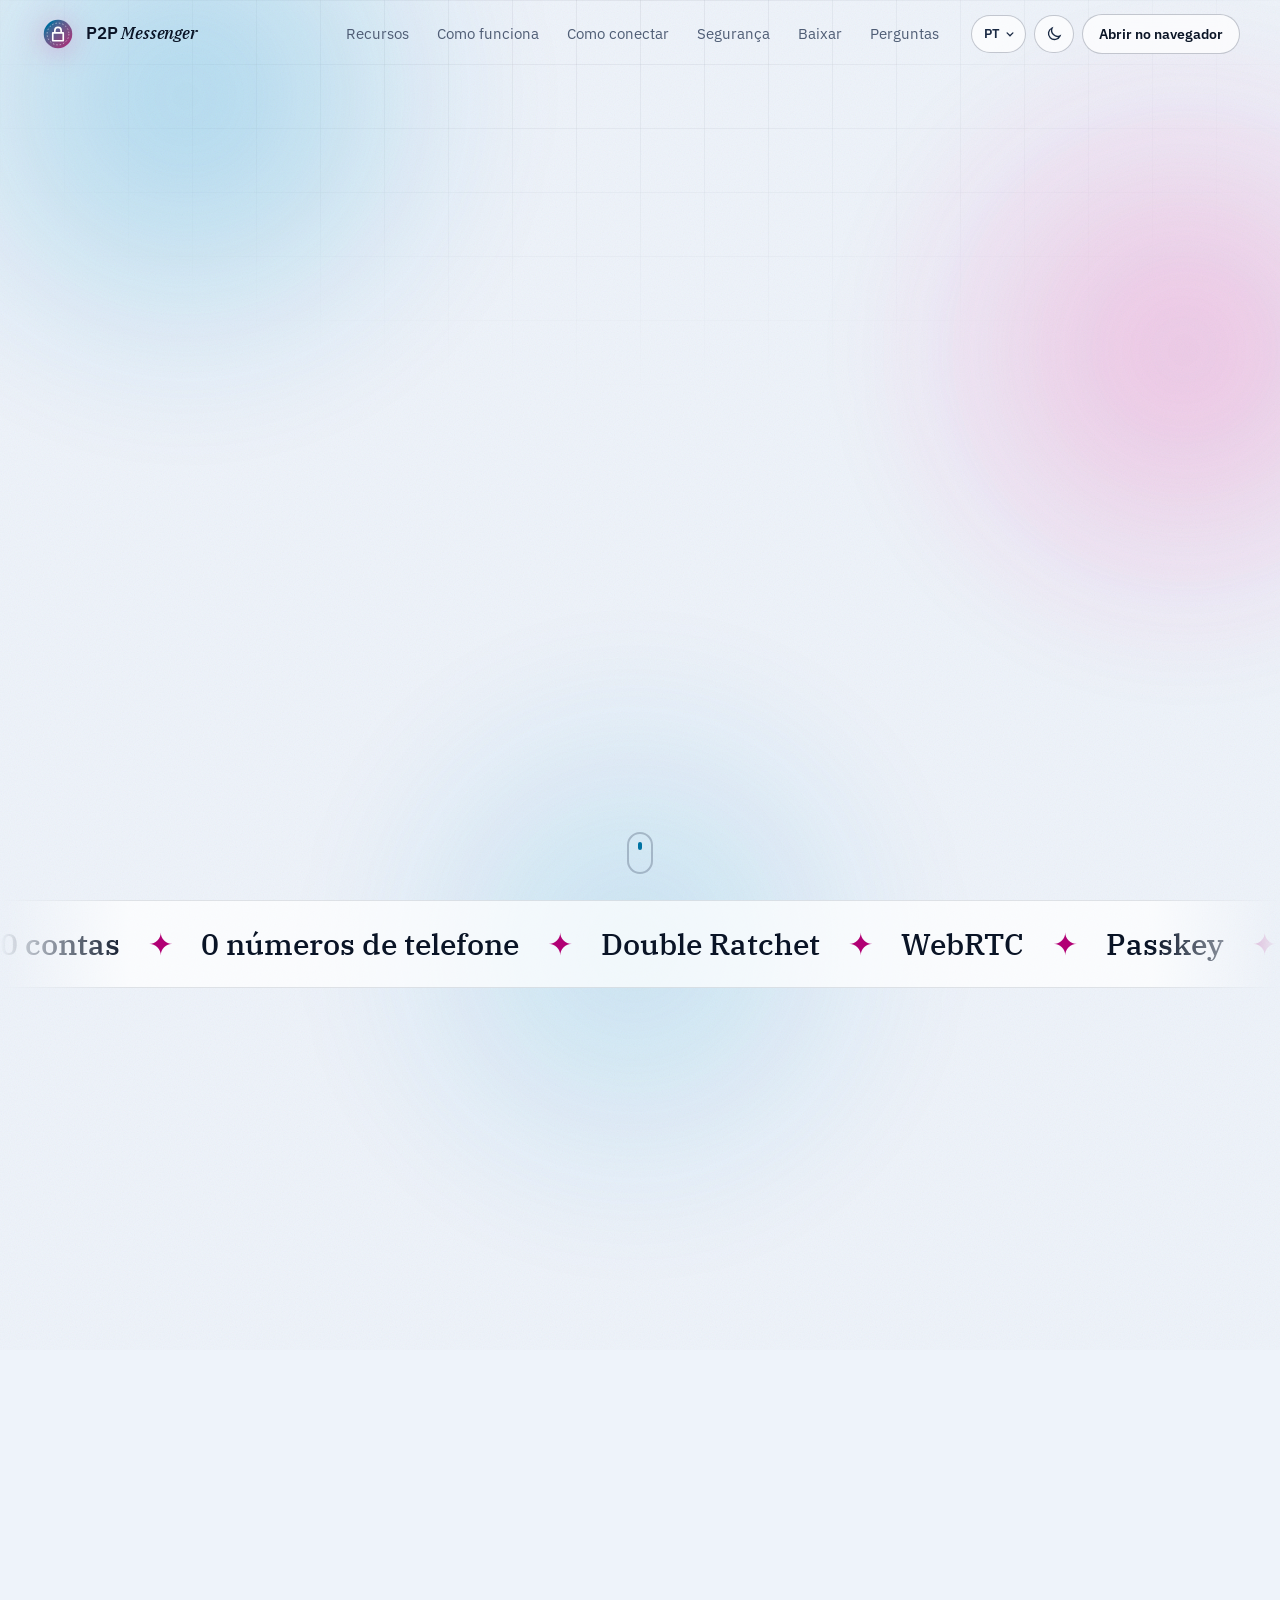
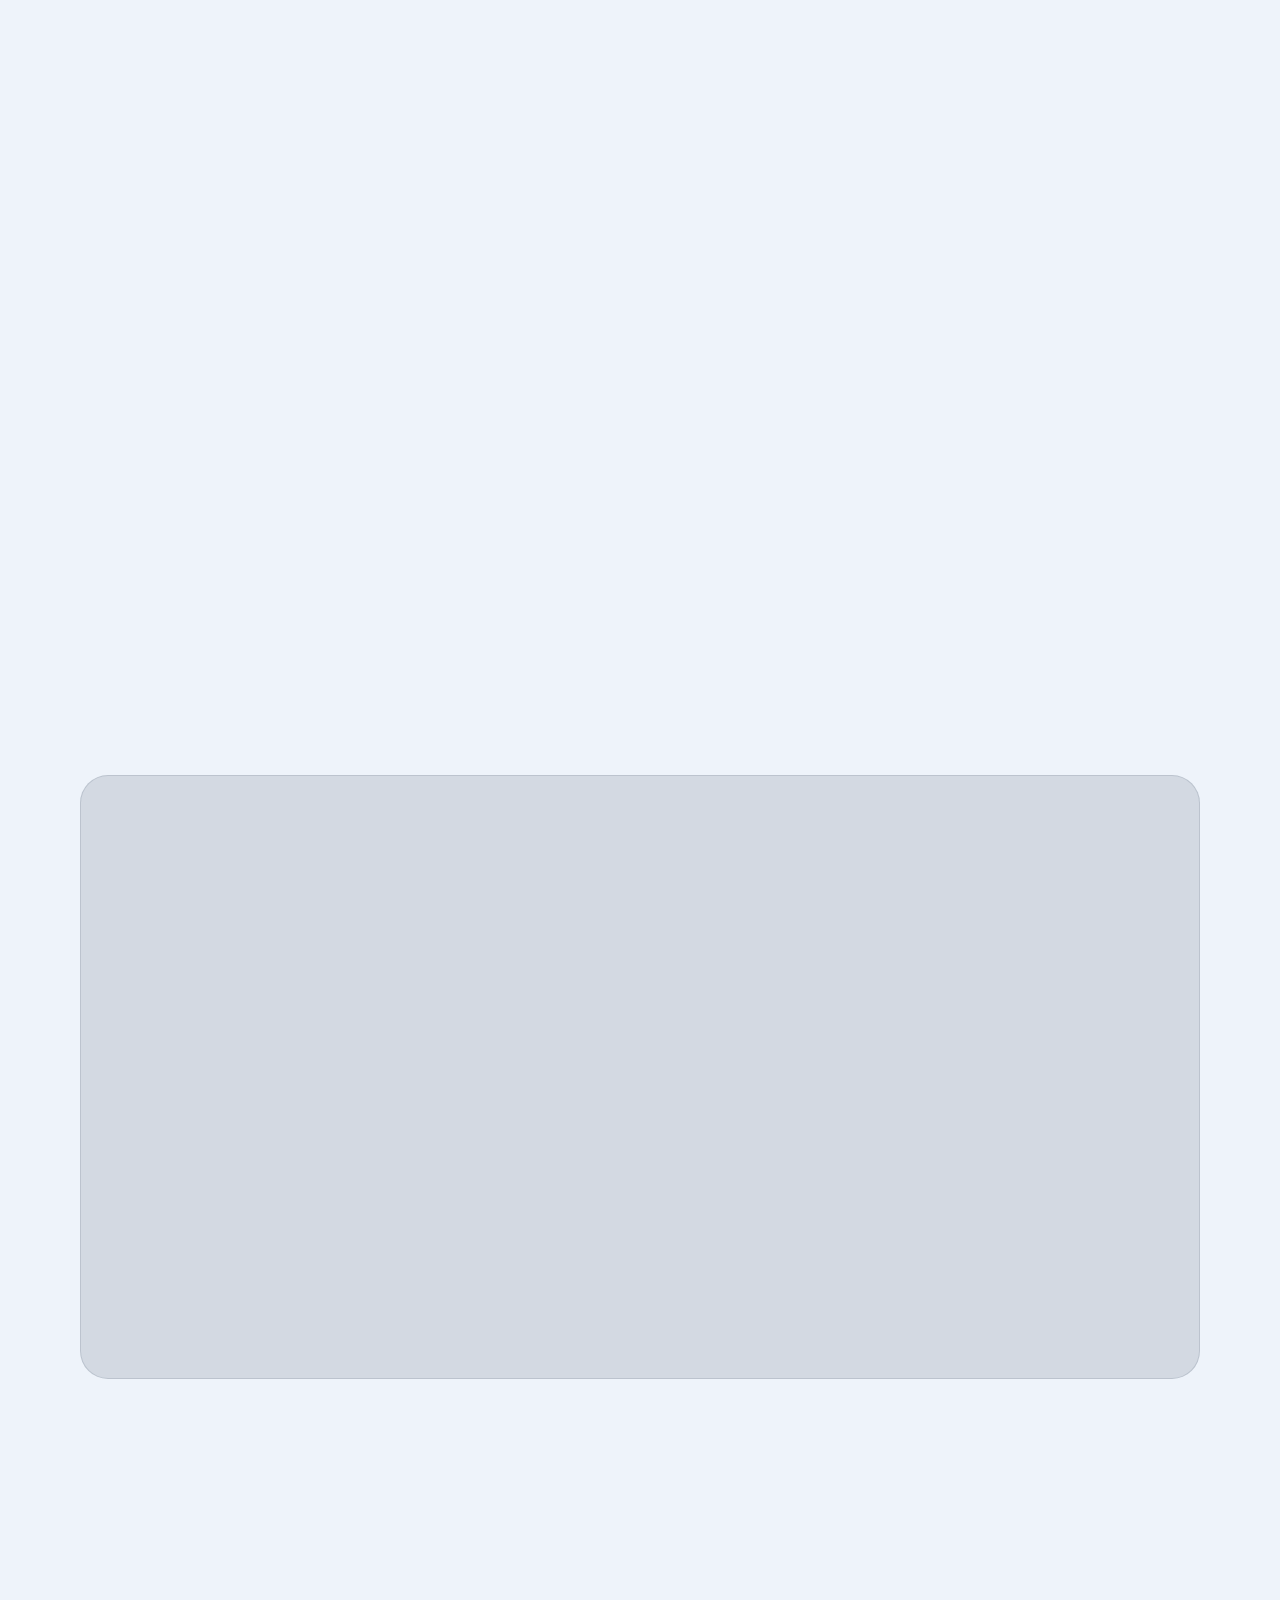
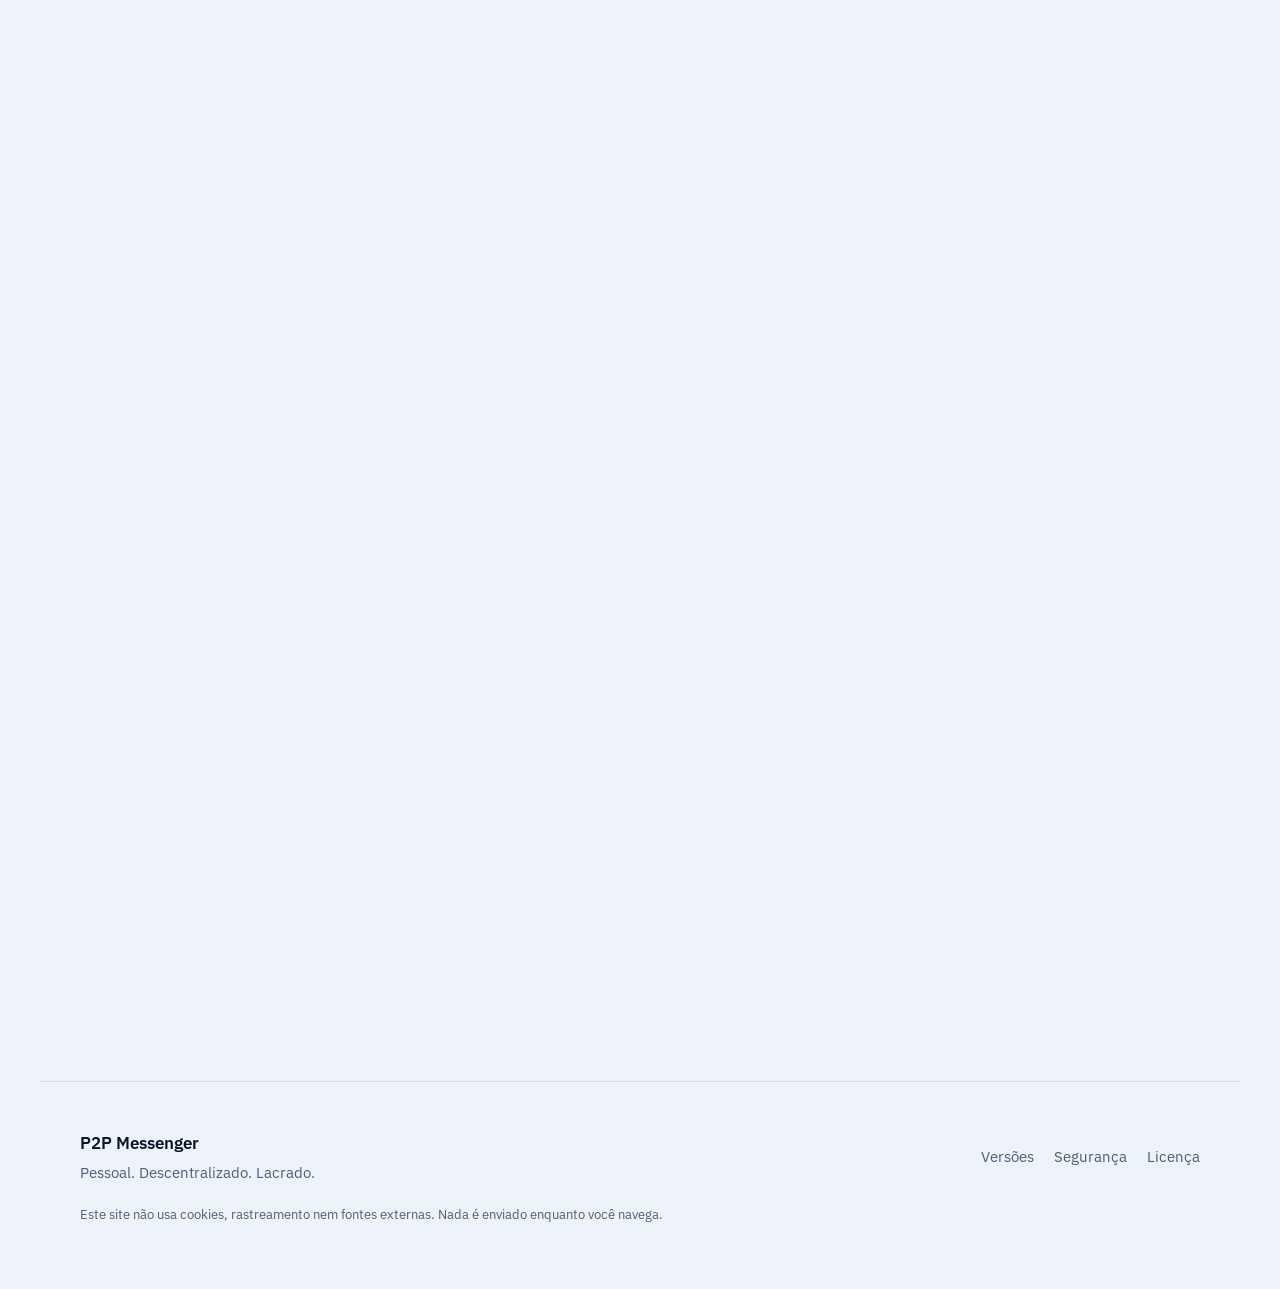
<file: pt/index.html>
<!DOCTYPE html><html lang="pt-BR" data-theme="auto" data-root="../" data-lang="pt" data-langs="bg en es pt fr de ru zh"><head>
    <meta charset="utf-8">
    <meta name="viewport" content="width=device-width, initial-scale=1, viewport-fit=cover">
    <meta http-equiv="Content-Security-Policy" content="default-src 'self'; script-src 'self'; style-src 'self'; img-src 'self' data:; font-src 'self'; connect-src 'self'; object-src 'none'; base-uri 'self'; form-action 'none'; frame-src 'none'; worker-src 'self'; manifest-src 'self'">
    <meta name="referrer" content="strict-origin-when-cross-origin">
    <title>Mensageiro sem número de telefone e sem servidor · P2P Messenger</title>
    <meta name="description" content="Converse, ligue e envie arquivos sem número, e-mail ou nuvem. Direto e com criptografia de ponta a ponta. Windows, Linux, Android, iPhone e navegador.">
    <meta name="theme-color" content="#0b1220">
    <meta property="og:title" content="P2P Messenger · Suas cartas. Lacradas.">
    <meta property="og:description" content="Sem servidor, sem número de telefone, sem nuvem. Direto e com criptografia de ponta a ponta.">
    <meta property="og:type" content="website">
    <meta property="og:site_name" content="P2P Messenger">
    <meta property="og:locale" content="pt_BR">
    <meta name="twitter:card" content="summary_large_image">
    <link rel="icon" type="image/png" href="../icons/icon-192.png">
    <link rel="apple-touch-icon" href="../icons/icon-192.png">
    <link rel="preload" href="../fonts/ibm-plex-serif-cyrillic-500-italic.woff2" as="font" type="font/woff2" crossorigin="">
    <link rel="stylesheet" href="../site.css">
    <!-- Installed app or an old link to the app: straight to the messenger, before anything is drawn. -->
    <script src="../boot.js"></script>
    <script type="module" src="../site.js"></script>
  <link rel="canonical" href="https://dyrakarmy.online/pt/"><link rel="alternate" hreflang="bg" href="https://dyrakarmy.online/"><link rel="alternate" hreflang="en" href="https://dyrakarmy.online/en/"><link rel="alternate" hreflang="es" href="https://dyrakarmy.online/es/"><link rel="alternate" hreflang="pt-BR" href="https://dyrakarmy.online/pt/"><link rel="alternate" hreflang="fr" href="https://dyrakarmy.online/fr/"><link rel="alternate" hreflang="de" href="https://dyrakarmy.online/de/"><link rel="alternate" hreflang="ru" href="https://dyrakarmy.online/ru/"><link rel="alternate" hreflang="zh-Hans" href="https://dyrakarmy.online/zh/"><link rel="alternate" hreflang="x-default" href="https://dyrakarmy.online/"><meta property="og:url" content="https://dyrakarmy.online/pt/"><meta property="og:image" content="https://dyrakarmy.online/og-en.png"><meta property="og:image:width" content="1200"><meta property="og:image:height" content="630"><meta property="og:image:alt" content="P2P Messenger · Suas cartas. Lacradas."><meta property="og:locale:alternate" content="bg_BG"><meta property="og:locale:alternate" content="en_US"><meta property="og:locale:alternate" content="es_ES"><meta property="og:locale:alternate" content="fr_FR"><meta property="og:locale:alternate" content="de_DE"><meta property="og:locale:alternate" content="ru_RU"><meta property="og:locale:alternate" content="zh_CN"><script type="application/ld+json">[{"@context":"https://schema.org","@type":"SoftwareApplication","name":"P2P Messenger","applicationCategory":"CommunicationApplication","operatingSystem":"Windows, Linux, Android, iOS, Web","description":"Converse, ligue e envie arquivos sem número, e-mail ou nuvem. Direto e com criptografia de ponta a ponta. Windows, Linux, Android, iPhone e navegador.","inLanguage":"pt-BR","offers":{"@type":"Offer","price":"0","priceCurrency":"EUR"},"url":"https://dyrakarmy.online/pt/","image":"https://dyrakarmy.online/og-en.png"},{"@context":"https://schema.org","@type":"FAQPage","inLanguage":"pt-BR","mainEntity":[{"@type":"Question","name":"Não tem mesmo nenhum servidor?","acceptedAnswer":{"@type":"Answer","text":"Não para mensagens e arquivos: eles vão direto. Um pequeno servidor só é usado nas “salas”, quando vocês estão longe e não dá para escanear um QR: por 10 minutos ele repassa quadros cifrados que não consegue ler. Servidores STUN públicos ajudam os dois aparelhos a se encontrarem sem ver nenhum conteúdo."}},{"@type":"Question","name":"E se eu perder o celular?","acceptedAnswer":{"@type":"Answer","text":"As 12 palavras restauram seu perfil num aparelho novo. Por isso, anote no papel. Sem elas, ninguém consegue restaurar, nem nós."}},{"@type":"Question","name":"Nós dois precisamos estar online?","acceptedAnswer":{"@type":"Answer","text":"Sim. Sem servidor para guardar as mensagens, elas são entregues enquanto vocês dois estão conectados. É o preço de ninguém guardá-las por você."}},{"@type":"Question","name":"Por que às vezes não conecta?","acceptedAnswer":{"@type":"Answer","text":"Algumas redes móveis bloqueiam conexões diretas. Tente a mesma rede Wi‑Fi na primeira conexão ou adicione seu próprio servidor TURN nas configurações. Por padrão, não usamos o servidor de mais ninguém."}},{"@type":"Question","name":"Quanto custa?","acceptedAnswer":{"@type":"Answer","text":"Nada. Sem anúncios, sem assinatura, sem conta para vender."}},{"@type":"Question","name":"É seguro baixar um .exe ou .apk daqui?","acceptedAnswer":{"@type":"Answer","text":"Os arquivos são gerados automaticamente no GitHub a partir do código-fonte. Cada um tem um checksum SHA-256, e as versões trazem um SBOM assinado. Se o checksum confere, o arquivo é exatamente o que foi gerado."}}]}]</script></head>
  <body>
    <a class="skip" href="#main" data-i18n="skip">Pular para o conteúdo</a>

    <!-- living background: two aurora fields that follow the palette, a star grid and film grain -->
    <div class="aurora" aria-hidden="true">
      <span class="blob b1"></span><span class="blob b2"></span><span class="blob b3"></span>
    </div>
    <div class="grid-bg" aria-hidden="true"></div>
    <div class="grain" aria-hidden="true"></div>
    <div class="progress" aria-hidden="true"><span></span></div>

    <header class="bar" id="top">
      <a class="brand" href="#top" aria-label="P2P Messenger">
        <span class="seal" aria-hidden="true">
          <svg viewBox="0 0 48 48"><defs><linearGradient id="sealg" x1="0" y1="0" x2="1" y2="1"><stop offset="0" stop-color="var(--a)"></stop><stop offset="1" stop-color="var(--b)"></stop></linearGradient></defs><circle cx="24" cy="24" r="19" fill="url(#sealg)"></circle><circle cx="24" cy="24" r="14.5" fill="none" stroke="rgba(255,255,255,.55)" stroke-width="1.2" stroke-dasharray="2 2.6"></circle><path d="M17 22.5h14v10.5H17z M19.8 22.5v-3.2a4.2 4.2 0 0 1 8.4 0v3.2" fill="none" stroke="#fff" stroke-width="2.2" stroke-linejoin="round"></path></svg>
        </span>
        <span class="brand-name">P2P <em>Messenger</em></span>
      </a>
      <nav class="nav" aria-label="Menu principal" data-i18n-aria="navLabel">
        <a href="#features" data-i18n="navFeatures">Recursos</a>
        <a href="#how" data-i18n="navHow">Como funciona</a>
        <a href="#connect" data-i18n="navConnect">Como conectar</a>
        <a href="#security" data-i18n="navSecurity">Segurança</a>
        <a href="#download" data-i18n="navDownload">Baixar</a>
        <a href="#faq" data-i18n="navFaq">Perguntas</a>
      </nav>
      <div class="bar-tools">
        <details class="langs" data-langs-menu="">
          <summary class="chip lang" aria-label="Idioma" data-i18n-aria="langLabel"><span data-lang-current="">PT</span><svg viewBox="0 0 24 24" aria-hidden="true"><path d="m7 10 5 5 5-5"></path></svg></summary>
          <!-- written again for every page by scripts/site/build.mjs from site/locales.js -->
          <ul class="lang-list" data-lang-list="">
            <li><a href="../" hreflang="bg" lang="bg" data-code="bg">Български</a></li>
            <li><a href="../en/" hreflang="en" lang="en" data-code="en">English</a></li>
            <li><a href="../es/" hreflang="es" lang="es" data-code="es">Español</a></li>
            <li><a href="./" hreflang="pt-BR" lang="pt-BR" data-code="pt" aria-current="page">Português (Brasil)</a></li>
            <li><a href="../fr/" hreflang="fr" lang="fr" data-code="fr">Français</a></li>
            <li><a href="../de/" hreflang="de" lang="de" data-code="de">Deutsch</a></li>
            <li><a href="../ru/" hreflang="ru" lang="ru" data-code="ru">Русский</a></li>
            <li><a href="../zh/" hreflang="zh-Hans" lang="zh-Hans" data-code="zh">简体中文</a></li>
          </ul>
        </details>
        <button class="chip theme" type="button" data-theme-toggle="" aria-label="Tema claro ou escuro" data-i18n-aria="themeLabel">
          <svg viewBox="0 0 24 24" aria-hidden="true"><path class="sun" d="M12 4V2m0 20v-2m8-8h2M2 12h2m13.7-5.7 1.4-1.4M4.9 19.1l1.4-1.4m11.4 0 1.4 1.4M4.9 4.9l1.4 1.4M12 7a5 5 0 1 0 0 10 5 5 0 0 0 0-10z"></path><path class="moon" d="M20 14.5A8 8 0 0 1 9.5 4a8 8 0 1 0 10.5 10.5z"></path></svg>
        </button>
        <a class="btn btn-ghost bar-open" href="../app/" data-i18n="openApp">Abrir no navegador</a>
        <button class="burger" type="button" aria-expanded="false" aria-controls="menu" data-menu-toggle="" aria-label="Menu" data-i18n-aria="menuLabel">
          <span></span><span></span><span></span>
        </button>
      </div>
    </header>

    <!-- full-screen menu (phones, and the "Меню" button on any size) -->
    <div class="menu" id="menu" hidden="">
      <nav aria-label="Menu" data-i18n-aria="menuLabel">
        <a href="#features"><small>01</small><span data-i18n="navFeatures">Recursos</span></a>
        <a href="#how"><small>02</small><span data-i18n="navHow">Como funciona</span></a>
        <a href="#connect"><small>03</small><span data-i18n="navConnect">Como conectar</span></a>
        <a href="#security"><small>04</small><span data-i18n="navSecurity">Segurança</span></a>
        <a href="#download"><small>05</small><span data-i18n="navDownload">Baixar</span></a>
        <a href="#faq"><small>06</small><span data-i18n="navFaq">Perguntas</span></a>
      </nav>
      <div class="menu-quick">
        <p data-i18n="menuQuick">Direto ao arquivo para</p>
        <div class="menu-os">
          <a href="#dl-windows" data-os-jump="windows">Windows</a>
          <a href="#dl-linux" data-os-jump="linux">Linux</a>
          <a href="#dl-android" data-os-jump="android">Android</a>
          <a href="#dl-ios" data-os-jump="ios">iPhone</a>
          <a href="../app/" data-i18n="osWeb">Navegador</a>
        </div>
      </div>
    </div>

    <main id="main">
      <!-- ================= HERO ================= -->
      <section class="hero" data-palette="0">
        <div class="hero-copy">
          <p class="kicker reveal" data-i18n="heroKicker">Sem servidor · sem número de telefone · sem nuvem</p>
          <h1 class="reveal" data-i18n-html="heroTitle">Suas cartas.<br><em>Lacradas.</em></h1>
          <p class="lead reveal" data-i18n="heroLead">Um mensageiro em que mensagens, fotos, arquivos e chamadas vão direto do seu aparelho para a outra pessoa. Criptografados antes de sair. Ninguém no caminho consegue ler, porque não tem ninguém no caminho.</p>
          <div class="cta reveal">
            <a class="btn btn-main magnet" href="#download" data-primary-download="">
              <span class="btn-glow" aria-hidden="true"></span>
              <svg viewBox="0 0 24 24" aria-hidden="true"><path d="M12 3v12m0 0-5-5m5 5 5-5M4 19h16"></path></svg>
              <span data-primary-label="" data-i18n="ctaDownload">Baixar grátis</span>
            </a>
            <a class="btn btn-ghost" href="../app/">
              <svg viewBox="0 0 24 24" aria-hidden="true"><path d="M4 5h16v11H4zM8 20h8M12 16v4"></path></svg>
              <span data-i18n="openApp">Abrir no navegador</span>
            </a>
          </div>
          <p class="cta-note reveal" data-primary-note="" data-i18n="ctaNote">Sem conta · Windows, Linux, Android, iPhone e navegador</p>
          <p class="ext-link reveal"><a href="#download" data-open-tab="extension" data-i18n="extHeroLink">Extensão do Chrome →</a></p>
        </div>

        <!-- the live demo: a message is sealed, travels with nobody in between, and is opened -->
        <div class="demo reveal" aria-label="Demonstração: uma mensagem é criptografada, viaja direto e é descriptografada" data-i18n-aria="demoLabel" role="img">
          <div class="device left">
            <div class="device-top"><span class="avatar a1" data-i18n="demoInitA">A</span><b data-i18n="demoA">Ana</b><i class="dot"></i></div>
            <div class="bubble out" data-demo-out="">Здрасти! Тук никой не чете. 🔒</div>
            <div class="cipher" data-demo-cipher="" aria-hidden="true"></div>
            <div class="device-foot mono" data-i18n="demoSealed">lacrada com Double Ratchet</div>
          </div>
          <div class="wire" aria-hidden="true">
            <svg viewBox="0 0 200 60" preserveAspectRatio="none"><path id="wirepath" d="M0 30 C 60 0, 140 60, 200 30"></path></svg>
            <span class="packet" data-demo-packet=""></span>
            <span class="no-server"><s data-i18n="demoServer">servidor</s><b data-i18n="demoNone">nenhum</b></span>
          </div>
          <div class="device right">
            <div class="device-top"><span class="avatar a2" data-i18n="demoInitB">P</span><b data-i18n="demoB">Pedro</b><i class="dot"></i></div>
            <div class="bubble in" data-demo-in="" aria-live="off"></div>
            <div class="words mono" aria-hidden="true" data-i18n-html="demoWords"><span>lua</span><span>cedro</span><span>areia</span><span>lanterna</span></div>
            <div class="device-foot mono" data-i18n="demoVerified">palavras conferem ✓</div>
          </div>
        </div>
        <a class="scroll-hint" href="#numbers" aria-label="Role para baixo" data-i18n-aria="scrollDown"><span></span></a>
      </section>

      <!-- ================= MARQUEE ================= -->
      <div class="marquee" aria-hidden="true">
        <div class="track" data-marquee="" data-i18n-html="marquee"><span>0 contas</span><span>✦</span><span>0 números de telefone</span><span>✦</span><span>Double Ratchet</span><span>✦</span><span>WebRTC</span><span>✦</span><span>Passkey</span><span>✦</span><span>12 palavras de recuperação</span><span>✦</span><span>AES-GCM no seu aparelho</span><span>✦</span><span>SHA-256 + SBOM</span><span>✦</span></div>
      </div>

      <!-- ================= NUMBERS ================= -->
      <section class="numbers" id="numbers" data-palette="1" aria-label="Em números" data-i18n-aria="numbersLabel">
        <div class="stat reveal"><b data-count="0">0</b><span data-i18n="stat0">servidores guardando suas mensagens</span></div>
        <div class="stat reveal"><b data-count="100" data-suffix=" MB">100 MB</b><span data-i18n="stat1">por arquivo, direto, sem nuvem</span></div>
        <div class="stat reveal"><b data-count="9">9</b><span data-i18n="stat2">pessoas num grupo criptografado</span></div>
        <div class="stat reveal"><b data-count="12">12</b><span data-i18n="stat3">palavras protegem todo o seu perfil</span></div>
      </section>

      <!-- ================= FEATURES ================= -->
      <section class="features" id="features" data-palette="2">
        <header class="sec-head reveal">
          <p class="kicker" data-i18n="featKicker">Recursos</p>
          <h2 data-i18n-html="featTitle">Tudo o que um mensageiro faz.<br><em>Sem o intermediário.</em></h2>
        </header>
        <div class="bento">
          <article class="card big reveal" data-tilt="">
            <div class="card-ico"><svg viewBox="0 0 24 24"><path d="M12 2l8 4v6c0 5-3.5 8.5-8 10-4.5-1.5-8-5-8-10V6z"></path><path d="M8.5 12l2.5 2.5 4.5-5"></path></svg></div>
            <h3 data-i18n="f1t">Criptografia de ponta a ponta</h3>
            <p data-i18n="f1p">Cada mensagem ganha uma chave nova (Double Ratchet). Mesmo que alguém pegue uma chave, as mensagens anteriores e as seguintes continuam trancadas.</p>
            <div class="card-art ratchet" aria-hidden="true"><i></i><i></i><i></i><i></i><i></i><i></i></div>
          </article>
          <article class="card reveal" data-tilt="">
            <div class="card-ico"><svg viewBox="0 0 24 24"><circle cx="8" cy="8" r="4"></circle><path d="M11 11l9 9m-4-4 2-2m-5-1 2-2"></path></svg></div>
            <h3 data-i18n="f2t">Sem cadastro</h3>
            <p data-i18n="f2p">Uma passkey ou senha no seu aparelho. Sem e-mail, sem telefone, sem código por SMS.</p>
          </article>
          <article class="card reveal" data-tilt="">
            <div class="card-ico"><svg viewBox="0 0 24 24"><path d="M3 3h7v7H3zM14 3h7v7h-7zM3 14h7v7H3z"></path><path d="M14 14h3v3h-3zM18 18h3v3h-3z"></path></svg></div>
            <h3 data-i18n="f3t">Sete formas de conectar</h3>
            <p data-i18n="f3p">Um QR ao vivo, um código à distância, Bluetooth, som, luz, um amigo em comum ou um convite por qualquer mensageiro. As palavras do código nunca chegam ao servidor.</p>
          </article>
          <article class="card reveal" data-tilt="">
            <div class="card-ico"><svg viewBox="0 0 24 24"><path d="M14 3H6v18h12V7z"></path><path d="M14 3v4h4M12 10v6m-3-3 3 3 3-3"></path></svg></div>
            <h3 data-i18n="f4t">Arquivos de até 100 MB</h3>
            <p data-i18n="f4p">Vídeos, documentos, músicas com player embutido. Se a conexão cair, o arquivo continua de onde parou. Cole uma imagem com Ctrl+V.</p>
          </article>
          <article class="card reveal" data-tilt="">
            <div class="card-ico"><svg viewBox="0 0 24 24"><path d="M5 4h4l2 5-2.5 1.5a11 11 0 0 0 5 5L15 13l5 2v4a2 2 0 0 1-2 2A16 16 0 0 1 3 6a2 2 0 0 1 2-2"></path></svg></div>
            <h3 data-i18n="f5t">Chamadas de áudio e vídeo</h3>
            <p data-i18n="f5p">Pela mesma conexão direta, criptografado (DTLS-SRTP). Troque de câmera, compartilhe a tela, veja a qualidade da conexão. Se a rede mudar, a chamada continua.</p>
          </article>
          <article class="card wide reveal" data-tilt="">
            <div class="card-ico"><svg viewBox="0 0 24 24"><circle cx="9" cy="8" r="3.2"></circle><circle cx="17" cy="9" r="2.6"></circle><path d="M3 20a6 6 0 0 1 12 0M14.5 20a4.5 4.5 0 0 1 7-3.8"></path></svg></div>
            <h3 data-i18n="f6t">Grupos de até 9</h3>
            <p data-i18n="f6p">Admin, nome e foto do grupo, GIFs. Quem entra não vê o histórico antigo, e quem sai perde o acesso mesmo estando offline.</p>
            <div class="card-art orbit" aria-hidden="true"><i></i><i></i><i></i><i></i><i></i></div>
          </article>
          <article class="card reveal" data-tilt="">
            <div class="card-ico"><svg viewBox="0 0 24 24"><path d="M4 7h16M4 12h16M4 17h10"></path></svg></div>
            <h3 data-i18n="f7t">12 palavras e você está de volta</h3>
            <p data-i18n="f7p">Anote uma vez. Num aparelho novo, elas trazem seu perfil de volta.</p>
          </article>
          <article class="card reveal" data-tilt="">
            <div class="card-ico"><svg viewBox="0 0 24 24"><rect x="3" y="4" width="11" height="16" rx="2"></rect><rect x="15" y="8" width="6" height="12" rx="1.5"></rect><path d="M8 17h1"></path></svg></div>
            <h3 data-i18n="f8t">Mude para um aparelho novo</h3>
            <p data-i18n="f8p">Escaneie um QR do celular antigo e seu perfil é transferido, criptografado.</p>
          </article>
          <article class="card wide reveal" data-tilt="">
            <div class="card-ico"><svg viewBox="0 0 24 24"><circle cx="12" cy="13" r="8"></circle><path d="M12 9v4l2.5 2.5M9.5 2.5h5"></path></svg></div>
            <h3 data-i18n="f9t">Mensagens temporárias</h3>
            <p data-i18n="f9p">Um temporizador para cada conversa: 5 minutos, uma hora, um dia ou uma semana. Mensagens e arquivos somem dos dois celulares.</p>
          </article>
          <article class="card wide reveal" data-tilt="">
            <div class="card-ico"><svg viewBox="0 0 24 24"><rect x="5" y="10" width="14" height="11" rx="2"></rect><path d="M8 10V7a4 4 0 0 1 8 0v3M12 14v3"></path></svg></div>
            <h3 data-i18n="f10t">Bloqueio e botão de pânico</h3>
            <p data-i18n="f10p">O app se bloqueia sozinho após o tempo escolhido ou em segundo plano. Uma confirmação apaga do aparelho o perfil, os contatos e o histórico.</p>
          </article>
          <article class="card wide reveal" data-tilt="">
            <div class="card-ico"><svg viewBox="0 0 24 24"><circle cx="11" cy="11" r="6.5"></circle><path d="M16 16l5 5M8.5 11h5M11 8.5v5"></path></svg></div>
            <h3 data-i18n="f11t">Encontrar-se de novo</h3>
            <p data-i18n="f11p">Opcional: um contato conhecido se conecta sem um QR novo. Relays públicos do Nostr levam só texto criptografado sob um tópico que muda a cada 15 minutos. Desligado por padrão.</p>
          </article>
          <article class="card wide reveal" data-tilt="">
            <div class="card-ico"><svg viewBox="0 0 24 24"><path d="M6 3h9l4 4v14H6z"></path><path d="M15 3v4h4M9 12h7M9 16h7"></path></svg></div>
            <h3 data-i18n="f12t">Protocolo aberto</h3>
            <p data-i18n="f12p">Especificação pública do protocolo e modelo de ameaças, incluindo do que ele não protege. Vulnerabilidades são relatadas em particular, com divulgação em até 90 dias.</p>
          </article>
        </div>
      </section>

      <!-- ================= HOW ================= -->
      <section class="how" id="how" data-palette="3">
        <header class="sec-head reveal">
          <p class="kicker" data-i18n="howKicker">Como funciona</p>
          <h2 data-i18n-html="howTitle">Três passos.<br><em>Zero contas.</em></h2>
        </header>
        <ol class="steps">
          <li class="step reveal">
            <span class="step-n">1</span>
            <h3 data-i18n="s1t">Crie um perfil</h3>
            <p data-i18n="s1p">Um toque. As chaves são criadas no seu aparelho e nunca saem dele. Você anota as 12 palavras.</p>
          </li>
          <li class="step reveal">
            <span class="step-n">2</span>
            <h3 data-i18n="s2t">Conecte</h3>
            <p data-i18n="s2p">Conecte de um entre sete jeitos: QR, código, Bluetooth, som, luz, amigo em comum ou convite. O link entre os dois dispositivos é direto (WebRTC).</p>
          </li>
          <li class="step reveal">
            <span class="step-n">3</span>
            <h3 data-i18n="s3t">Compare as palavras</h3>
            <p data-i18n="s3p">Vocês dois veem as mesmas palavras. Se conferem, não tem ninguém no meio. Pronto, podem conversar.</p>
          </li>
        </ol>
        <div class="versus reveal">
          <div class="vs-col old">
            <p class="vs-h" data-i18n="vsOld">Um mensageiro comum</p>
            <div class="vs-diagram" aria-hidden="true"><span class="node">📱</span><span class="line"></span><span class="node srv">🗄️</span><span class="line"></span><span class="node">📱</span></div>
            <ul>
              <li data-i18n="vsOld1">conta vinculada a um número de telefone</li>
              <li data-i18n="vsOld2">as mensagens passam pelos servidores deles</li>
              <li data-i18n="vsOld3">quem fala com quem e quando fica com eles</li>
            </ul>
          </div>
          <div class="vs-col new">
            <p class="vs-h" data-i18n="vsNew">P2P Messenger</p>
            <div class="vs-diagram" aria-hidden="true"><span class="node">📱</span><span class="line live"></span><span class="node">📱</span></div>
            <ul>
              <li data-i18n="vsNew1">sem número e sem e-mail</li>
              <li data-i18n="vsNew2">direto de aparelho para aparelho</li>
              <li data-i18n="vsNew3">o histórico fica com você, criptografado</li>
            </ul>
          </div>
        </div>
      </section>

      <!-- ================= CONNECT: seven ways ================= -->
      <section class="connect" id="connect" data-palette="8">
        <header class="sec-head reveal">
          <p class="kicker" data-i18n="connKicker">Formas de conectar</p>
          <h2 data-i18n-html="connTitle">Sete formas de conectar.<br><em>Escolha a sua.</em></h2>
          <p class="sec-lead" data-i18n="connLead">Cada forma leva o convite por um caminho diferente. Depois de conectar, nas sete, vocês comparam as mesmas 12 palavras de segurança: se forem iguais, ninguém está no meio.</p>
        </header>
        <div class="ways">
          <article class="card way reveal" data-tilt="" data-way="qr">
            <div class="way-art" aria-hidden="true">
              <svg class="art" viewBox="0 0 240 120" focusable="false">
                <g class="ph"><rect x="52" y="14" width="44" height="88" rx="9"></rect><rect class="scr" x="57" y="24" width="34" height="68" rx="4"></rect></g>
                <g class="ph"><rect x="144" y="14" width="44" height="88" rx="9"></rect><rect class="scr" x="149" y="24" width="34" height="68" rx="4"></rect></g>
                <g class="qr an qr-l"><rect x="63" y="46" width="8" height="8"></rect><rect x="73" y="46" width="8" height="8"></rect><rect x="63" y="56" width="8" height="8"></rect><rect x="73" y="66" width="8" height="8"></rect><rect x="63" y="66" width="8" height="8"></rect><rect x="73" y="56" width="8" height="8" class="dim"></rect></g>
                <g class="qr an qr-r"><rect x="155" y="46" width="8" height="8"></rect><rect x="165" y="56" width="8" height="8"></rect><rect x="155" y="56" width="8" height="8" class="dim"></rect><rect x="165" y="46" width="8" height="8"></rect><rect x="155" y="66" width="8" height="8"></rect><rect x="165" y="66" width="8" height="8" class="dim"></rect></g>
                <rect class="scan an" x="60" y="40" width="28" height="2.5" rx="1.2"></rect>
                <rect class="scan scan-r an" x="152" y="40" width="28" height="2.5" rx="1.2"></rect>
                <g class="ok an"><circle cx="120" cy="58" r="12"></circle><path d="M114 58.5l4.2 4.2 7.8-8.4"></path></g>
              </svg>
            </div>
            <span class="way-n mono" aria-hidden="true">01</span>
            <h3 data-i18n="w1t">QR, pessoalmente</h3>
            <p data-i18n="w1p">Dois celulares mostram e escaneiam os códigos QR um do outro. O convite é um texto assinado dentro do código, então nenhum servidor participa (modo local).</p>
            <p class="way-when"><b data-i18n="wayWhen">Melhor quando</b> <span data-i18n="w1w">vocês estão no mesmo lugar.</span></p>
          </article>

          <article class="card way reveal" data-tilt="" data-way="code">
            <div class="way-art" aria-hidden="true">
              <svg class="art" viewBox="0 0 240 120" focusable="false">
                <path class="arc" d="M38 104 Q120 124 202 104"></path>
                <circle class="say an" cx="79" cy="111.5" r="3.6"></circle><circle class="say an" cx="120" cy="114" r="3.6"></circle><circle class="say an" cx="161" cy="111.5" r="3.6"></circle>
                <g class="ph"><rect x="16" y="10" width="44" height="86" rx="9"></rect><rect class="scr" x="21" y="20" width="34" height="66" rx="4"></rect></g>
                <g class="ph"><rect x="180" y="10" width="44" height="86" rx="9"></rect><rect class="scr" x="185" y="20" width="34" height="66" rx="4"></rect></g>
                <g class="chips"><rect class="cd an" x="92" y="12" width="8" height="11" rx="2"></rect><rect class="cd an" x="104" y="12" width="8" height="11" rx="2"></rect><rect class="cd an" x="116" y="12" width="8" height="11" rx="2"></rect><rect class="cd an" x="128" y="12" width="8" height="11" rx="2"></rect><rect class="cd an" x="140" y="12" width="8" height="11" rx="2"></rect></g>
                <g class="box"><rect x="102" y="38" width="36" height="34" rx="7"></rect><path d="M110 50h20M110 58h20M110 66h12"></path></g>
                <rect class="pkt an" x="64" y="49" width="15" height="11" rx="3"></rect>
              </svg>
            </div>
            <span class="way-n mono" aria-hidden="true">02</span>
            <h3 data-i18n="w2t">Código curto, à distância</h3>
            <p data-i18n="w2p">Um de vocês abre uma sala e diz por telefone um código de 5 caracteres e 3 palavras. O servidor vê só o número da sala e texto cifrado; a chave vem das palavras (CPace PAKE).</p>
            <p class="way-when"><b data-i18n="wayWhen">Melhor quando</b> <span data-i18n="w2w">vocês estão longe, mas podem conversar.</span></p>
          </article>

          <article class="card way reveal" data-tilt="" data-way="ble">
            <div class="way-art" aria-hidden="true">
              <svg class="art" viewBox="0 0 240 120" focusable="false">
                <circle class="ring an" cx="120" cy="58" r="14"></circle><circle class="ring r2 an" cx="120" cy="58" r="14"></circle><circle class="ring r3 an" cx="120" cy="58" r="14"></circle>
                <g class="ph"><rect x="52" y="14" width="44" height="88" rx="9"></rect><rect class="scr" x="57" y="24" width="34" height="68" rx="4"></rect></g>
                <g class="ph"><rect x="144" y="14" width="44" height="88" rx="9"></rect><rect class="scr" x="149" y="24" width="34" height="68" rx="4"></rect></g>
                <g class="bt an"><circle cx="120" cy="58" r="15"></circle><path d="M114 52l12 12-6 5V47l6 5-12 12"></path></g>
                <circle class="blip an" cx="74" cy="58" r="4"></circle><circle class="blip b2 an" cx="166" cy="58" r="4"></circle>
              </svg>
            </div>
            <span class="way-n mono" aria-hidden="true">03</span>
            <h3 data-i18n="w3t">Bluetooth</h3>
            <p data-i18n="w3p">Os celulares, lado a lado, passam o convite por Bluetooth de baixa energia. Só no app para Android e iPhone, não no navegador.</p>
            <p class="way-when"><b data-i18n="wayWhen">Melhor quando</b> <span data-i18n="w3w">vocês estão perto e preferem não escanear.</span></p>
          </article>

          <article class="card way reveal" data-tilt="" data-way="sound">
            <div class="way-art" aria-hidden="true">
              <svg class="art" viewBox="0 0 240 120" focusable="false">
                <g class="ph"><rect x="30" y="14" width="44" height="88" rx="9"></rect><rect class="scr" x="35" y="24" width="34" height="68" rx="4"></rect></g>
                <g class="ph"><rect x="166" y="14" width="44" height="88" rx="9"></rect><rect class="scr" x="171" y="24" width="34" height="68" rx="4"></rect></g>
                <g class="qr"><rect x="41" y="44" width="8" height="8"></rect><rect x="51" y="44" width="8" height="8"></rect><rect x="41" y="54" width="8" height="8"></rect><rect x="51" y="64" width="8" height="8"></rect><rect x="41" y="64" width="8" height="8"></rect><rect x="51" y="54" width="8" height="8" class="dim"></rect></g>
                <circle class="mic an" cx="52" cy="82" r="3.2"></circle>
                <g class="eq"><rect class="eqb an" x="175" y="54" width="3.4" height="14" rx="1.7"></rect><rect class="eqb b2 an" x="181" y="54" width="3.4" height="14" rx="1.7"></rect><rect class="eqb b3 an" x="187" y="54" width="3.4" height="14" rx="1.7"></rect><rect class="eqb b4 an" x="193" y="54" width="3.4" height="14" rx="1.7"></rect><rect class="eqb b5 an" x="199" y="54" width="3.4" height="14" rx="1.7"></rect></g>
                <path class="wave an" d="M156 46q-9 12 0 24"></path><path class="wave w2 an" d="M156 46q-9 12 0 24"></path><path class="wave w3 an" d="M156 46q-9 12 0 24"></path>
              </svg>
            </div>
            <span class="way-n mono" aria-hidden="true">04</span>
            <span class="way-new" data-i18n="wayNew">Novo</span>
            <h3 data-i18n="w4t">QR + som</h3>
            <p data-i18n="w4p">Um celular mostra um QR; o outro responde com um som curto, de uns 15 segundos, pelo alto-falante, e o primeiro escuta pelo microfone. Sem segundo código para escanear.</p>
            <p class="way-when"><b data-i18n="wayWhen">Melhor quando</b> <span data-i18n="w4w">vocês estão juntos em um lugar razoavelmente silencioso.</span></p>
          </article>

          <article class="card way reveal" data-tilt="" data-way="light">
            <div class="way-art" aria-hidden="true">
              <svg class="art" viewBox="0 0 240 120" focusable="false">
                <g class="ph"><rect x="30" y="14" width="44" height="88" rx="9"></rect><rect class="scr" x="35" y="24" width="34" height="68" rx="4"></rect></g>
                <g class="ph"><rect x="166" y="14" width="44" height="88" rx="9"></rect><rect class="scr" x="171" y="24" width="34" height="68" rx="4"></rect></g>
                <g class="cells"><rect class="lc c1 an" x="36.4" y="45" width="6" height="6" rx="1.4"></rect><rect class="lc c2 an" x="44.8" y="45" width="6" height="6" rx="1.4"></rect><rect class="lc c3 an" x="53.2" y="45" width="6" height="6" rx="1.4"></rect><rect class="lc c2 an" x="61.6" y="45" width="6" height="6" rx="1.4"></rect><rect class="lc c3 an" x="36.4" y="53.4" width="6" height="6" rx="1.4"></rect><rect class="lc c1 an" x="44.8" y="53.4" width="6" height="6" rx="1.4"></rect><rect class="lc c2 an" x="53.2" y="53.4" width="6" height="6" rx="1.4"></rect><rect class="lc c1 an" x="61.6" y="53.4" width="6" height="6" rx="1.4"></rect><rect class="lc c2 an" x="36.4" y="61.8" width="6" height="6" rx="1.4"></rect><rect class="lc c3 an" x="44.8" y="61.8" width="6" height="6" rx="1.4"></rect><rect class="lc c1 an" x="53.2" y="61.8" width="6" height="6" rx="1.4"></rect><rect class="lc c3 an" x="61.6" y="61.8" width="6" height="6" rx="1.4"></rect><rect class="lc c1 an" x="36.4" y="70.2" width="6" height="6" rx="1.4"></rect><rect class="lc c2 an" x="44.8" y="70.2" width="6" height="6" rx="1.4"></rect><rect class="lc c3 an" x="53.2" y="70.2" width="6" height="6" rx="1.4"></rect><rect class="lc c2 an" x="61.6" y="70.2" width="6" height="6" rx="1.4"></rect></g>
                <path class="ray an" d="M80 48L158 38"></path><path class="ray r2 an" d="M80 58H158"></path><path class="ray r3 an" d="M80 68L158 78"></path>
                <g class="vf an"><path d="M176 40v-6h6M200 34h6v6M206 78v6h-6M182 84h-6v-6"></path><circle cx="191" cy="59" r="3.4"></circle></g>
                <circle class="lens" cx="188" cy="19" r="1.8"></circle>
              </svg>
            </div>
            <span class="way-n mono" aria-hidden="true">05</span>
            <span class="way-new" data-i18n="wayNew">Novo</span>
            <h3 data-i18n="w7t">QR + luz</h3>
            <p data-i18n="w7p">Um celular mostra um QR; o outro o escaneia e responde com uma animação lenta de quadrados coloridos na tela (5–8 segundos), que o primeiro lê com a câmera. No máximo 3 trocas por segundo, sem vermelho e com um aviso antes de começar.</p>
            <p class="way-when"><b data-i18n="wayWhen">Melhor quando</b> <span data-i18n="w7w">vocês estão juntos, mas o lugar é barulhento.</span></p>
          </article>

          <article class="card way reveal" data-tilt="" data-way="friend">
            <div class="way-art" aria-hidden="true">
              <svg class="art" viewBox="0 0 240 120" focusable="false">
                <path class="ln l1 an" d="M120 36L58 86"></path><path class="ln l2 an" d="M120 36L182 86"></path>
                <path class="ln dash l3 an" d="M70 92H170"></path>
                <circle class="pdot d1 an" cx="120" cy="36" r="4.5"></circle><circle class="pdot d2 an" cx="120" cy="36" r="4.5"></circle>
                <g class="who"><circle cx="120" cy="26" r="15"></circle><circle class="hd" cx="120" cy="22" r="4.6"></circle><path class="sh" d="M111 35a9 8 0 0 1 18 0"></path></g>
                <g class="who"><circle cx="50" cy="92" r="15"></circle><circle class="hd" cx="50" cy="88" r="4.6"></circle><path class="sh" d="M41 101a9 8 0 0 1 18 0"></path></g>
                <g class="who"><circle cx="190" cy="92" r="15"></circle><circle class="hd" cx="190" cy="88" r="4.6"></circle><path class="sh" d="M181 101a9 8 0 0 1 18 0"></path></g>
                <g class="ok an"><circle cx="120" cy="92" r="9"></circle><path d="M115.5 92.2l3.1 3.1 5.9-6.3"></path></g>
              </svg>
            </div>
            <span class="way-n mono" aria-hidden="true">06</span>
            <span class="way-new" data-i18n="wayNew">Novo</span>
            <h3 data-i18n="w5t">Por um amigo em comum</h3>
            <p data-i18n="w5p">Um contato que vocês dois conhecem apresenta vocês. É totalmente ponto a ponto, os dois precisam aceitar e o amigo não consegue se passar por outra pessoa.</p>
            <p class="way-when"><b data-i18n="wayWhen">Melhor quando</b> <span data-i18n="w5w">vocês têm um amigo em comum em quem já confiam.</span></p>
          </article>

          <article class="card way reveal" data-tilt="" data-way="relay">
            <div class="way-art" aria-hidden="true">
              <svg class="art" viewBox="0 0 240 120" focusable="false">
                <path class="arc" d="M40 62Q120 8 200 62"></path>
                <g class="ph"><rect x="16" y="14" width="44" height="88" rx="9"></rect><rect class="scr" x="21" y="24" width="34" height="68" rx="4"></rect></g>
                <g class="ph"><rect x="180" y="14" width="44" height="88" rx="9"></rect><rect class="scr" x="185" y="24" width="34" height="68" rx="4"></rect></g>
                <g class="bub an"><path d="M90 42h60a8 8 0 0 1 8 8v22a8 8 0 0 1-8 8h-44l-10 9v-9h-6a8 8 0 0 1-8-8V50a8 8 0 0 1 8-8z"></path><path class="tx" d="M98 54h44M98 62h30M98 70h38"></path></g>
                <path class="plane an" d="M54 52l18 7-18 7 4-7z"></path>
              </svg>
            </div>
            <span class="way-n mono" aria-hidden="true">07</span>
            <h3 data-i18n="w6t">Bot do Telegram ou convite copiado</h3>
            <p data-i18n="w6p">O convite assinado viaja pelo bot do Telegram, ou você o copia e cola em qualquer mensageiro. O canal pode ver o convite, mas uma troca aparece quando vocês comparam as palavras.</p>
            <p class="way-when"><b data-i18n="wayWhen">Melhor quando</b> <span data-i18n="w6w">vocês estão longe e não podem conversar.</span></p>
          </article>
        </div>
      </section>

      <!-- ================= VIDEO TUTORIALS ================= -->
      <section class="videos" id="videos" data-palette="8">
        <header class="sec-head reveal">
          <p class="kicker" data-i18n="vidKicker">Tutoriais em vídeo</p>
          <h2 data-i18n-html="vidTitle">Cada forma de se conectar,<br><em>passo a passo.</em></h2>
          <p class="sec-lead" data-i18n="vidLead">Sete clipes curtos, cerca de meio minuto cada. Sem som: o texto está na imagem.</p>
        </header>
        <div class="vids">
          <figure class="card vid reveal">
            <video controls="" preload="none" playsinline="" width="720" height="616" poster="../assets/tutorial-qr-en.jpg" src="../assets/tutorial-qr-en.mp4" data-tutorial="qr"></video>
            <figcaption><span class="way-n mono" aria-hidden="true">01</span> <span data-i18n="w1t">QR, pessoalmente</span></figcaption>
          </figure>
          <figure class="card vid reveal">
            <video controls="" preload="none" playsinline="" width="720" height="616" poster="../assets/tutorial-short-code-en.jpg" src="../assets/tutorial-short-code-en.mp4" data-tutorial="short-code"></video>
            <figcaption><span class="way-n mono" aria-hidden="true">02</span> <span data-i18n="w2t">Código curto, à distância</span></figcaption>
          </figure>
          <figure class="card vid reveal">
            <video controls="" preload="none" playsinline="" width="720" height="616" poster="../assets/tutorial-bluetooth-en.jpg" src="../assets/tutorial-bluetooth-en.mp4" data-tutorial="bluetooth"></video>
            <figcaption><span class="way-n mono" aria-hidden="true">03</span> <span data-i18n="w3t">Bluetooth</span></figcaption>
          </figure>
          <figure class="card vid reveal">
            <video controls="" preload="none" playsinline="" width="720" height="616" poster="../assets/tutorial-sound-en.jpg" src="../assets/tutorial-sound-en.mp4" data-tutorial="sound"></video>
            <figcaption><span class="way-n mono" aria-hidden="true">04</span> <span data-i18n="w4t">QR + som</span></figcaption>
          </figure>
          <figure class="card vid reveal">
            <video controls="" preload="none" playsinline="" width="720" height="616" poster="../assets/tutorial-light-en.jpg" src="../assets/tutorial-light-en.mp4" data-tutorial="light"></video>
            <figcaption><span class="way-n mono" aria-hidden="true">05</span> <span data-i18n="w7t">QR + luz</span></figcaption>
          </figure>
          <figure class="card vid reveal">
            <video controls="" preload="none" playsinline="" width="720" height="616" poster="../assets/tutorial-introduction-en.jpg" src="../assets/tutorial-introduction-en.mp4" data-tutorial="introduction"></video>
            <figcaption><span class="way-n mono" aria-hidden="true">06</span> <span data-i18n="w5t">Por um amigo em comum</span></figcaption>
          </figure>
          <figure class="card vid reveal">
            <video controls="" preload="none" playsinline="" width="720" height="616" poster="../assets/tutorial-telegram-en.jpg" src="../assets/tutorial-telegram-en.mp4" data-tutorial="telegram"></video>
            <figcaption><span class="way-n mono" aria-hidden="true">07</span> <span data-i18n="w6t">Bot do Telegram ou convite copiado</span></figcaption>
          </figure>
        </div>
      </section>

      <!-- ================= EXPERIMENTS ================= -->
      <section class="experiments" id="experiments" data-palette="2">
        <header class="sec-head reveal">
          <p class="kicker" data-i18n="expKicker">Experimentos</p>
          <h2 data-i18n-html="expTitle">Quando a rede não ajuda.<br><em>Desligados por padrão.</em></h2>
          <p class="sec-lead" data-i18n="expLead">Novos caminhos para suas mensagens, ainda em teste. Você mesmo os liga no app de desktop ou no Android; a criptografia continua a mesma.</p>
        </header>
        <div class="exps">
          <article class="card exp reveal"><h3 data-i18n="x1t">Nossa própria travessia de NAT</h3><p data-i18n="x1p">Quando o WebRTC falha (dois NATs simétricos), o app tenta com seus próprios sockets UDP, uma porta do roteador (UPnP, NAT-PMP, PCP) e a técnica do “aniversário” com até 256 sockets.</p></article>
          <article class="card exp reveal"><h3 data-i18n="x2t">Só pelo Tor</h3><p data-i18n="x2p">No app de desktop com Tor: uma conexão só entre dois serviços onion. Nenhum endereço IP no convite.</p></article>
          <article class="card exp reveal"><h3 data-i18n="x3t">Mesh sem internet</h3><p data-i18n="x3p">Celulares próximos repassam pacotes criptografados por Bluetooth e Wi‑Fi Aware, no máximo 7 saltos. Textos curtos também por LoRa (Meshtastic).</p></article>
          <article class="card exp reveal"><h3 data-i18n="x4t">Laboratório de NAT</h3><p data-i18n="x4p">Cada mudança no código de rede passa por NATs reais no Linux: cone, restricted, symmetric, com perda de pacotes. O erro diz por que não conectou.</p></article>
        </div>
      </section>

      <!-- ================= SECURITY ================= -->
      <section class="security" id="security" data-palette="4">
        <header class="sec-head reveal">
          <p class="kicker" data-i18n="secKicker">Segurança, sem se gabar</p>
          <h2 data-i18n-html="secTitle">Dizemos o que fazemos.<br><em>E o que ainda não fazemos.</em></h2>
        </header>
        <div class="sec-grid">
          <div class="sec-item reveal"><b data-i18n="sec1t">Versões assinadas</b><p data-i18n="sec1p">Cada versão traz uma lista assinada de dependências (SBOM) e checksums.</p></div>
          <div class="sec-item reveal"><b data-i18n="sec2t">Builds reproduzíveis</b><p data-i18n="sec2p">Dois builds limpos do mesmo código geram arquivos idênticos. Isso é verificado automaticamente.</p></div>
          <div class="sec-item reveal"><b data-i18n="sec3t">Testado contra uma referência</b><p data-i18n="sec3p">O Double Ratchet passa em testes contra uma implementação de referência independente. Uma auditoria externa paga ainda não existe, e deixamos isso claro.</p></div>
          <div class="sec-item reveal"><b data-i18n="sec4t">O servidor de sinalização é cego</b><p data-i18n="sec4p">No modo “sala”, um pequeno Worker só repassa quadros cifrados por 10 minutos. A chave vem das três palavras (PAKE), então ele não vê o convite, suas chaves nem seus endereços. O modo QR não usa servidor nenhum.</p></div>
          <div class="sec-item reveal"><b data-i18n="sec5t">Criptografado no disco também</b><p data-i18n="sec5p">Histórico e contatos ficam no aparelho, criptografados com AES-GCM. A chave nunca sai dele.</p></div>
          <div class="sec-item reveal"><b data-i18n="sec7t">Se alguém pegar seu celular</b><p data-i18n="sec7p">Sem desbloquear não há acesso a nada. O botão de pânico funciona também na tela de bloqueio. Ele não protege contra uma captura de tela ou uma cópia do outro lado, e não apaga as 12 palavras se estiverem anotadas em algum lugar.</p></div>
          <div class="sec-item reveal warn"><b data-i18n="sec6t">Um aviso honesto</b><p data-i18n="sec6p">A conexão é direta, então algumas redes móveis a bloqueiam. Nesse caso, faça a primeira conexão na mesma rede Wi‑Fi ou pelo seu próprio servidor TURN.</p></div>
        </div>
      </section>

      <!-- ================= DOWNLOAD ================= -->
      <section class="download" id="download" data-palette="5">
        <header class="sec-head reveal">
          <p class="kicker" data-i18n="dlKicker">Baixar</p>
          <h2 data-i18n-html="dlTitle">Escolha seu aparelho.<br><em>O arquivo está aqui.</em></h2>
          <p class="sec-lead" data-i18n="dlLead">Os arquivos vêm das versões no GitHub. Cada um tem um checksum SHA-256 ao lado.</p>
        </header>
        <div class="os-tabs reveal" role="tablist" aria-label="Sistema" data-i18n-aria="osLabel">
          <button role="tab" type="button" data-tab="windows" id="tab-windows" aria-controls="dl-windows">Windows</button>
          <button role="tab" type="button" data-tab="linux" id="tab-linux" aria-controls="dl-linux">Linux</button>
          <button role="tab" type="button" data-tab="android" id="tab-android" aria-controls="dl-android">Android</button>
          <button role="tab" type="button" data-tab="ios" id="tab-ios" aria-controls="dl-ios">iPhone · iPad</button>
          <button role="tab" type="button" data-tab="web" id="tab-web" aria-controls="dl-web" data-i18n="osWeb">Navegador</button>
          <button role="tab" type="button" data-tab="extension" id="tab-extension" aria-controls="dl-extension" data-i18n="osExtension">Extensão</button>
          <span class="tab-ink" aria-hidden="true"></span>
        </div>

        <div class="panels reveal">
          <div class="panel" role="tabpanel" id="dl-windows" aria-labelledby="tab-windows" data-panel="windows">
            <div class="panel-head"><h3>Windows 10 · 11</h3><span class="badge" data-badge="windows"></span></div>
            <div class="files">
              <a class="file main" data-kind="windowsSetup" data-fallback=""><b data-i18n="winSetup">Instalador</b><small data-i18n="winSetupNote">sem direitos de admin · .exe</small><span class="meta"></span></a>
              <a class="file" data-kind="windowsPortable" data-fallback=""><b data-i18n="winPortable">Portátil</b><small data-i18n="winPortableNote">descompacte e execute · .zip</small><span class="meta"></span></a>
              <a class="file" data-kind="windowsSums" data-fallback=""><b>SHA256SUMS.txt</b><small data-i18n="sums">checksums</small><span class="meta"></span></a>
            </div>
            <p class="hint" data-i18n="winHint">O Windows SmartScreen pode perguntar uma vez porque o programa é novo. Clique em “Mais informações” → “Executar assim mesmo”.</p>
          </div>

          <div class="panel" role="tabpanel" id="dl-linux" aria-labelledby="tab-linux" data-panel="linux" hidden="">
            <div class="panel-head"><h3>Linux x86_64</h3><span class="badge" data-badge="linux"></span></div>
            <div class="files">
              <a class="file main" data-kind="deb" data-fallback=""><b>.deb</b><small>Debian · Ubuntu · Mint</small><span class="meta"></span></a>
              <a class="file" data-kind="rpm" data-fallback=""><b>.rpm</b><small>Fedora · openSUSE</small><span class="meta"></span></a>
              <a class="file" data-kind="appimage" data-fallback=""><b>AppImage</b><small data-i18n="appimageNote">roda em qualquer lugar, sem instalar</small><span class="meta"></span></a>
              <a class="file" data-kind="flatpak" data-fallback=""><b>Flatpak</b><small data-i18n="flatpakNote">em sandbox</small><span class="meta"></span></a>
            </div>
            <div class="code-line" data-install-line="" hidden=""><span class="mono" data-install-cmd="">curl -fsSLO …/install.sh &amp;&amp; bash install.sh</span><button class="copy" type="button" data-copy-from="[data-install-cmd]" data-i18n="copy">Copiar</button></div>
            <p class="hint" data-i18n="linuxHint">O install.sh confere os checksums antes de instalar qualquer coisa.</p>
          </div>

          <div class="panel" role="tabpanel" id="dl-android" aria-labelledby="tab-android" data-panel="android" hidden="">
            <div class="panel-head"><h3>Android 7+</h3><span class="badge" data-badge="android"></span></div>
            <div class="files">
              <a class="file main" data-kind="apk" data-fallback=""><b>APK</b><small data-i18n="apkNote">instalação direta</small><span class="meta"></span></a>
              <a class="file" data-kind="androidSums" data-fallback=""><b>SHA256SUMS-android.txt</b><small data-i18n="sums">checksums</small><span class="meta"></span></a>
            </div>
            <ol class="mini-steps">
              <li data-i18n="apk1">Baixe o arquivo no celular.</li>
              <li data-i18n="apk2">Abra e ative “Permitir desta fonte”.</li>
              <li data-i18n="apk3">Pronto. Ou use o navegador: Chrome → ⋮ → “Instalar app”.</li>
            </ol>
          </div>

          <div class="panel" role="tabpanel" id="dl-ios" aria-labelledby="tab-ios" data-panel="ios" hidden="">
            <div class="panel-head"><h3>iPhone · iPad</h3><span class="badge soft" data-i18n="iosBadge">pelo Safari</span></div>
            <ol class="mini-steps big">
              <li data-i18n-html="ios1">Abra o <a href="../app/">app</a> no Safari.</li>
              <li data-i18n="ios2">Toque em “Compartilhar” (o quadrado com uma seta).</li>
              <li data-i18n="ios3">Escolha “Adicionar à Tela de Início”. Ele abre em tela cheia, como um app de verdade.</li>
            </ol>
            <p class="hint" data-i18n="iosHint">Ainda não há app na App Store. A versão web é o mesmo código e tem tudo.</p>
          </div>

          <div class="panel" role="tabpanel" id="dl-web" aria-labelledby="tab-web" data-panel="web" hidden="">
            <div class="panel-head"><h3 data-i18n="webTitle">Direto no navegador</h3><span class="badge soft" data-i18n="webBadge">sem instalar</span></div>
            <p class="panel-lead" data-i18n="webLead">Chrome, Edge, Firefox ou Safari, no computador ou no celular. Depois da primeira visita, as partes já carregadas funcionam offline.</p>
            <a class="btn btn-main" href="../app/"><span data-i18n="openApp">Abrir no navegador</span></a>
          </div>

          <div class="panel" role="tabpanel" id="dl-extension" aria-labelledby="tab-extension" data-panel="extension" hidden="">
            <div class="panel-head"><h3 data-i18n="extTitle">Extensão do Chrome</h3><span class="badge" data-ext-badge=""></span></div>
            <div class="ext-grid">
              <div class="ext-demo" role="img" aria-label="Como é a janelinha da extensão" data-i18n-aria="extMockLabel">
                <div class="ext-bar" aria-hidden="true"><i></i><i></i><i></i><span class="ext-addr">dyrakarmy.online/app/</span><span class="ext-pin"></span></div>
                <div class="ext-popup" aria-hidden="true" data-ext-mock="" lang="en">
                  <div class="ext-brand"><span class="ext-ico"></span><div><div class="ext-h1" data-ext-msg="popupTitle">P2P Messenger</div><div class="ext-sub" data-ext-msg="popupSubtitle">Private, direct, no servers.</div></div></div>
                  <div class="ext-status" data-ext-msg="statusClosed">Not open yet.</div>
                  <div class="ext-btn primary" data-ext-msg="openMessenger">Open messenger</div>
                  <div class="ext-btn" data-ext-msg="openWindow">Open in a small window</div>
                  <div class="ext-foot"><p data-ext-msg="shortcutHint">Shortcut: Ctrl+Shift+M (Command+Shift+M on Mac)</p><p data-ext-msg="privacyNote">The extension only opens the app. It collects no data and runs no servers of its own.</p></div>
                </div>
              </div>
              <div class="ext-info">
                <p class="panel-lead" data-i18n-html="extLead">Um botão ao lado da barra de endereços que abre o mensageiro com um clique ou com <code>Ctrl+Shift+M</code>. Se já estiver aberto em uma aba, ela vem para a frente. Não coleta dados e não tem servidores próprios.</p>
                <div class="files">
                  <a class="file main" href="../downloads/p2p-messenger-quick-launch.zip" download="p2p-messenger-quick-launch.zip" data-ext-file=""><b data-i18n="extFile">Baixar a extensão</b><small>.zip · Chromium</small><span class="meta" data-ext-meta=""></span></a>
                </div>
                <div class="code-line" data-ext-sha-line="" hidden=""><span class="mono"><span class="sha-label">SHA-256</span> <span data-ext-sha=""></span></span><button class="copy" type="button" data-copy-from="[data-ext-sha]" data-i18n="copy">Copiar</button></div>
                <p class="hint" data-i18n="extBrowsers">Funciona no Chrome, Edge, Brave e em outros navegadores baseados em Chromium. No Firefox e no Safari, use o aplicativo diretamente.</p>
                <p class="hint ext-store" data-i18n="extStore">Ela não está na Chrome Web Store, então você a adiciona manualmente como “extensão sem compactação”. O Chrome pode mostrar um aviso do modo desenvolvedor: é normal.</p>
              </div>
            </div>
            <ol class="mini-steps ext-steps">
              <li data-i18n="ext1">Baixe o arquivo e descompacte em uma pasta que você não vá apagar: o Chrome lê a extensão de lá.</li>
              <li data-i18n-html="ext2">Abra <code>chrome://extensions</code> (no Edge: <code>edge://extensions</code>) e ative o “Modo do desenvolvedor” no canto superior direito.</li>
              <li data-i18n="ext3">Clique em “Carregar sem compactação” (Load unpacked) e escolha a pasta descompactada, a que contém o manifest.json.</li>
              <li data-i18n-html="ext4">Pronto. Fixe o ícone no menu de quebra-cabeça ao lado da barra de endereços e pressione <code>Ctrl+Shift+M</code> (no Mac: <code>Command+Shift+M</code>).</li>
            </ol>
          </div>
        </div>
        <p class="all-releases reveal"><a href="https://github.com/biramentv-ux/p2p-pure-releases/releases" rel="noopener" data-i18n="allReleases">Todas as versões e notas no GitHub →</a></p>
      </section>

      <!-- ================= FAQ ================= -->
      <section class="faq" id="faq" data-palette="6">
        <header class="sec-head reveal">
          <p class="kicker" data-i18n="faqKicker">Perguntas</p>
          <h2 data-i18n-html="faqTitle">Vocês perguntam.<br><em>A gente responde sem rodeios.</em></h2>
        </header>
        <div class="qa">
          <details class="reveal"><summary data-i18n="q1">Não tem mesmo nenhum servidor?</summary><p data-i18n="a1">Não para mensagens e arquivos: eles vão direto. Um pequeno servidor só é usado nas “salas”, quando vocês estão longe e não dá para escanear um QR: por 10 minutos ele repassa quadros cifrados que não consegue ler. Servidores STUN públicos ajudam os dois aparelhos a se encontrarem sem ver nenhum conteúdo.</p></details>
          <details class="reveal"><summary data-i18n="q2">E se eu perder o celular?</summary><p data-i18n="a2">As 12 palavras restauram seu perfil num aparelho novo. Por isso, anote no papel. Sem elas, ninguém consegue restaurar, nem nós.</p></details>
          <details class="reveal"><summary data-i18n="q3">Nós dois precisamos estar online?</summary><p data-i18n="a3">Sim. Sem servidor para guardar as mensagens, elas são entregues enquanto vocês dois estão conectados. É o preço de ninguém guardá-las por você.</p></details>
          <details class="reveal"><summary data-i18n="q4">Por que às vezes não conecta?</summary><p data-i18n="a4">Algumas redes móveis bloqueiam conexões diretas. Tente a mesma rede Wi‑Fi na primeira conexão ou adicione seu próprio servidor TURN nas configurações. Por padrão, não usamos o servidor de mais ninguém.</p></details>
          <details class="reveal"><summary data-i18n="q5">Quanto custa?</summary><p data-i18n="a5">Nada. Sem anúncios, sem assinatura, sem conta para vender.</p></details>
          <details class="reveal"><summary data-i18n="q6">É seguro baixar um .exe ou .apk daqui?</summary><p data-i18n="a6">Os arquivos são gerados automaticamente no GitHub a partir do código-fonte. Cada um tem um checksum SHA-256, e as versões trazem um SBOM assinado. Se o checksum confere, o arquivo é exatamente o que foi gerado.</p></details>
        </div>
      </section>

      <!-- ================= FINAL CTA ================= -->
      <section class="final" data-palette="7">
        <div class="final-inner reveal">
          <h2 data-i18n-html="finalTitle">Sua próxima mensagem<br><em>pode ser só sua.</em></h2>
          <div class="cta">
            <a class="btn btn-main magnet" href="#download" data-primary-download=""><span class="btn-glow" aria-hidden="true"></span><span data-primary-label="" data-i18n="ctaDownload">Baixar grátis</span></a>
            <a class="btn btn-ghost" href="../app/"><span data-i18n="openApp">Abrir no navegador</span></a>
          </div>
        </div>
      </section>
    </main>

    <footer class="foot">
      <div class="foot-brand"><b>P2P Messenger</b><span data-i18n="footTag">Pessoal. Descentralizado. Lacrado.</span></div>
      <nav class="foot-links" aria-label="Links" data-i18n-aria="footLabel">
        <a href="https://github.com/biramentv-ux/p2p-pure-releases/releases" rel="noopener" data-i18n="footReleases">Versões</a>
        <a href="https://github.com/biramentv-ux/p2p-pure-releases/blob/main/SECURITY.md" rel="noopener" data-i18n="footSecurity">Segurança</a>
        <a href="https://github.com/biramentv-ux/p2p-pure-releases/blob/main/LICENSE" rel="noopener" data-i18n="footLicense">Licença</a>
      </nav>
      <p class="foot-small" data-i18n="footSmall">Este site não usa cookies, rastreamento nem fontes externas. Nada é enviado enquanto você navega.</p>
    </footer>

    <!-- Filled in by the build (scripts/site/build.mjs) from the GitHub releases. -->
    <script type="application/json" id="releases">{"windowsSetup":{"name":"P2P-Messenger-Setup-x64.exe","url":"https://github.com/biramentv-ux/p2p-pure-releases/releases/download/desktop-v0.8.1/P2P-Messenger-Setup-x64.exe","size":4288798,"tag":"desktop-v0.8.1","version":"0.8.1","preview":false,"published":"2026-11-05T10:36:54Z"},"windowsPortable":{"name":"P2P-Messenger-portable-x64.zip","url":"https://github.com/biramentv-ux/p2p-pure-releases/releases/download/desktop-v0.8.1/P2P-Messenger-portable-x64.zip","size":2711761,"tag":"desktop-v0.8.1","version":"0.8.1","preview":false,"published":"2026-11-05T10:36:54Z"},"windowsWinget":{"name":"P2P-Messenger-winget-manifests.zip","url":"https://github.com/biramentv-ux/p2p-pure-releases/releases/download/desktop-v0.8.1/P2P-Messenger-winget-manifests.zip","size":2875,"tag":"desktop-v0.8.1","version":"0.8.1","preview":false,"published":"2026-11-05T10:36:54Z"},"windowsSums":{"name":"SHA256SUMS.txt","url":"https://github.com/biramentv-ux/p2p-pure-releases/releases/download/desktop-v0.8.1/SHA256SUMS.txt","size":193,"tag":"desktop-v0.8.1","version":"0.8.1","preview":false,"published":"2026-11-05T10:36:54Z"},"deb":{"name":"P2P-Messenger-0.8.1-amd64.deb","url":"https://github.com/biramentv-ux/p2p-pure-releases/releases/download/desktop-v0.8.1/P2P-Messenger-0.8.1-amd64.deb","size":101917524,"tag":"desktop-v0.8.1","version":"0.8.1","preview":false,"published":"2026-11-05T10:36:54Z"},"rpm":{"name":"P2P-Messenger-0.8.1-x86_64.rpm","url":"https://github.com/biramentv-ux/p2p-pure-releases/releases/download/desktop-v0.8.1/P2P-Messenger-0.8.1-x86_64.rpm","size":91385981,"tag":"desktop-v0.8.1","version":"0.8.1","preview":false,"published":"2026-11-05T10:36:54Z"},"appimage":{"name":"P2P-Messenger-0.8.1-x86_64.AppImage","url":"https://github.com/biramentv-ux/p2p-pure-releases/releases/download/desktop-v0.8.1/P2P-Messenger-0.8.1-x86_64.AppImage","size":127034925,"tag":"desktop-v0.8.1","version":"0.8.1","preview":false,"published":"2026-11-05T10:36:54Z"},"flatpak":{"name":"P2P-Messenger-0.8.1-x86_64.flatpak","url":"https://github.com/biramentv-ux/p2p-pure-releases/releases/download/desktop-v0.8.1/P2P-Messenger-0.8.1-x86_64.flatpak","size":94339728,"tag":"desktop-v0.8.1","version":"0.8.1","preview":false,"published":"2026-11-05T10:36:54Z"},"linuxInstall":{"name":"install.sh","url":"https://github.com/biramentv-ux/p2p-pure-releases/releases/download/desktop-v0.8.1/install.sh","size":16800,"tag":"desktop-v0.8.1","version":"0.8.1","preview":false,"published":"2026-11-05T10:36:54Z"},"linuxSums":{"name":"SHA256SUMS-linux.txt","url":"https://github.com/biramentv-ux/p2p-pure-releases/releases/download/desktop-v0.8.1/SHA256SUMS-linux.txt","size":473,"tag":"desktop-v0.8.1","version":"0.8.1","preview":false,"published":"2026-11-05T10:36:54Z"},"apk":{"name":"P2P-Messenger-0.8.0-android.apk","url":"https://github.com/biramentv-ux/p2p-pure-releases/releases/download/android-v0.8.0/P2P-Messenger-0.8.0-android.apk","size":5607245,"tag":"android-v0.8.0","version":"0.8.0","preview":false,"published":"2026-11-05T03:46:18Z"},"androidSums":{"name":"SHA256SUMS-android.txt","url":"https://github.com/biramentv-ux/p2p-pure-releases/releases/download/android-v0.8.0/SHA256SUMS-android.txt","size":98,"tag":"android-v0.8.0","version":"0.8.0","preview":false,"published":"2026-11-05T03:46:18Z"}}</script>
    <!-- Version, size and SHA-256 of downloads/p2p-messenger-quick-launch.zip, filled in by the build. -->
    <script type="application/json" id="extension-info">{"version":"1.0.0","size":13524,"sha256":"70275520e9c1addf811cdecf3bb54c10b4f0afe1a540a91b978579d4c0860fd7","file":"p2p-messenger-quick-launch-1.0.0.zip"}</script>
  

</body></html>
</file>
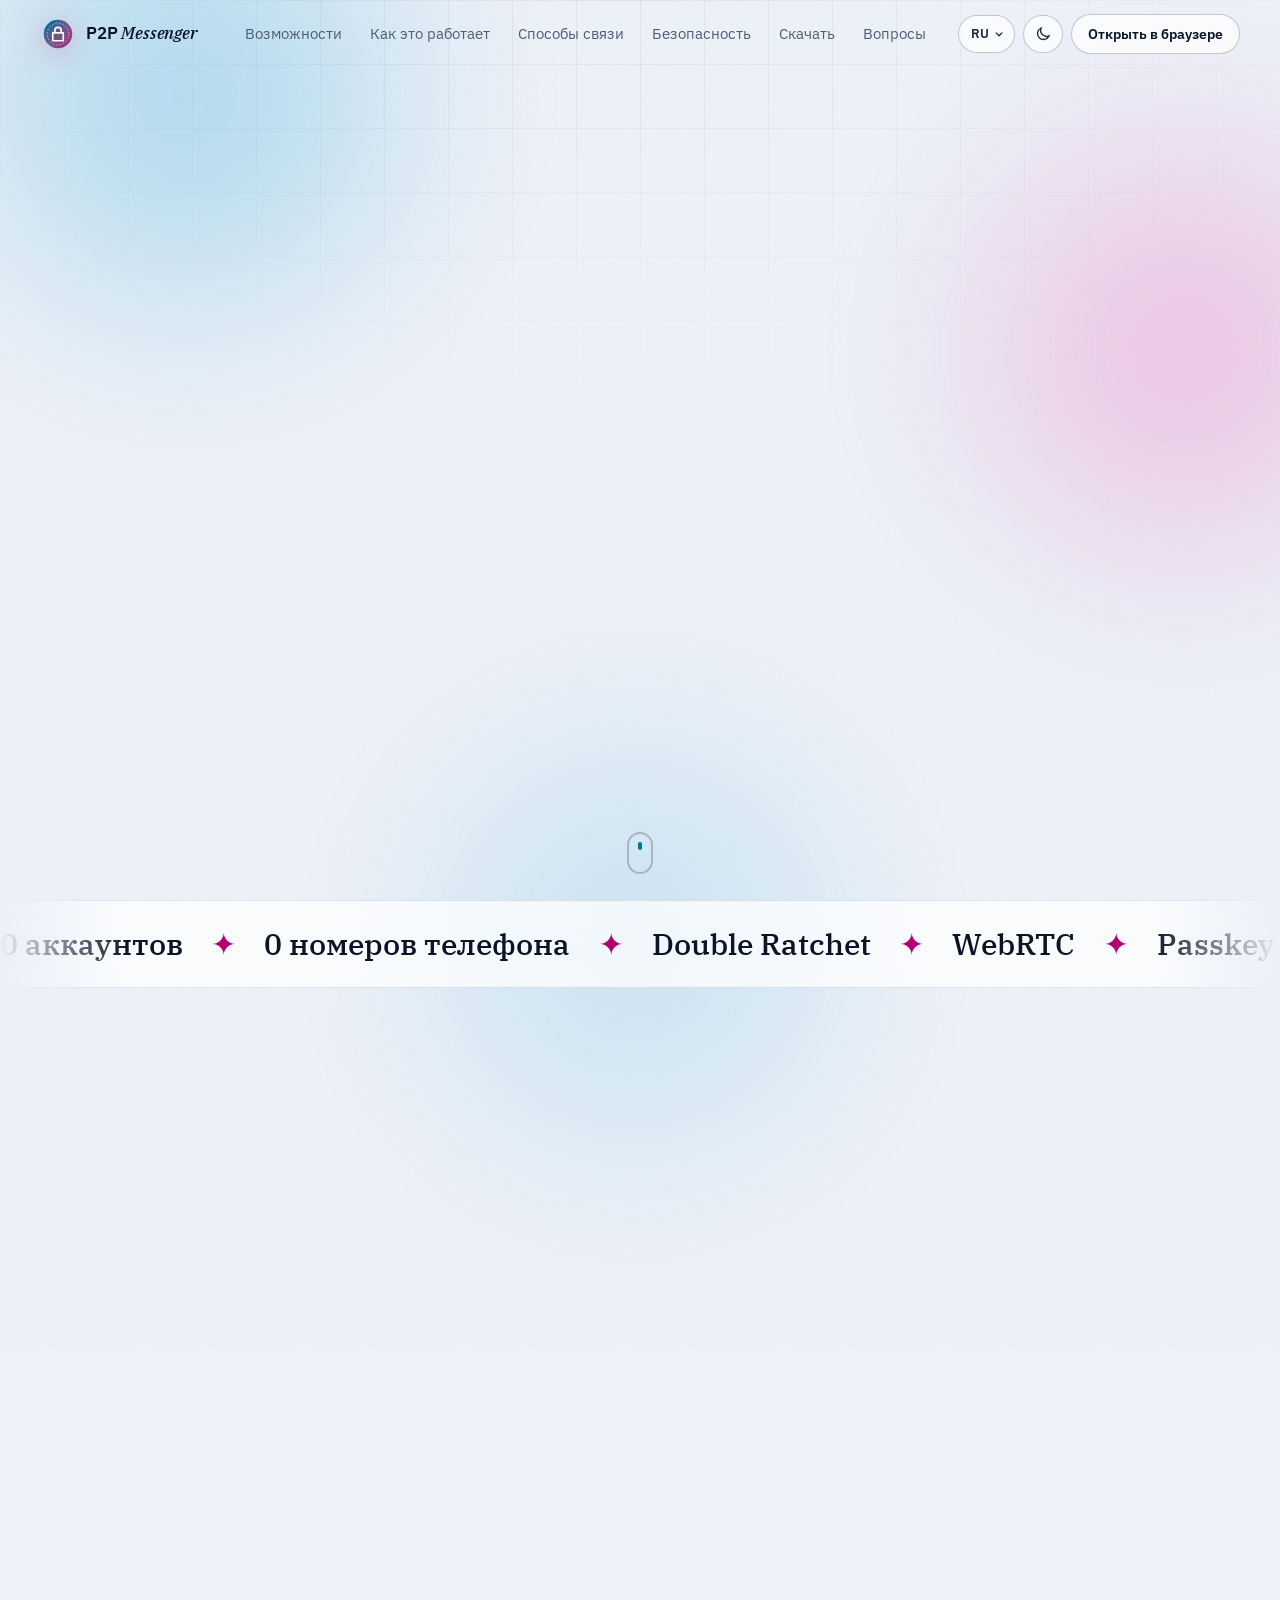
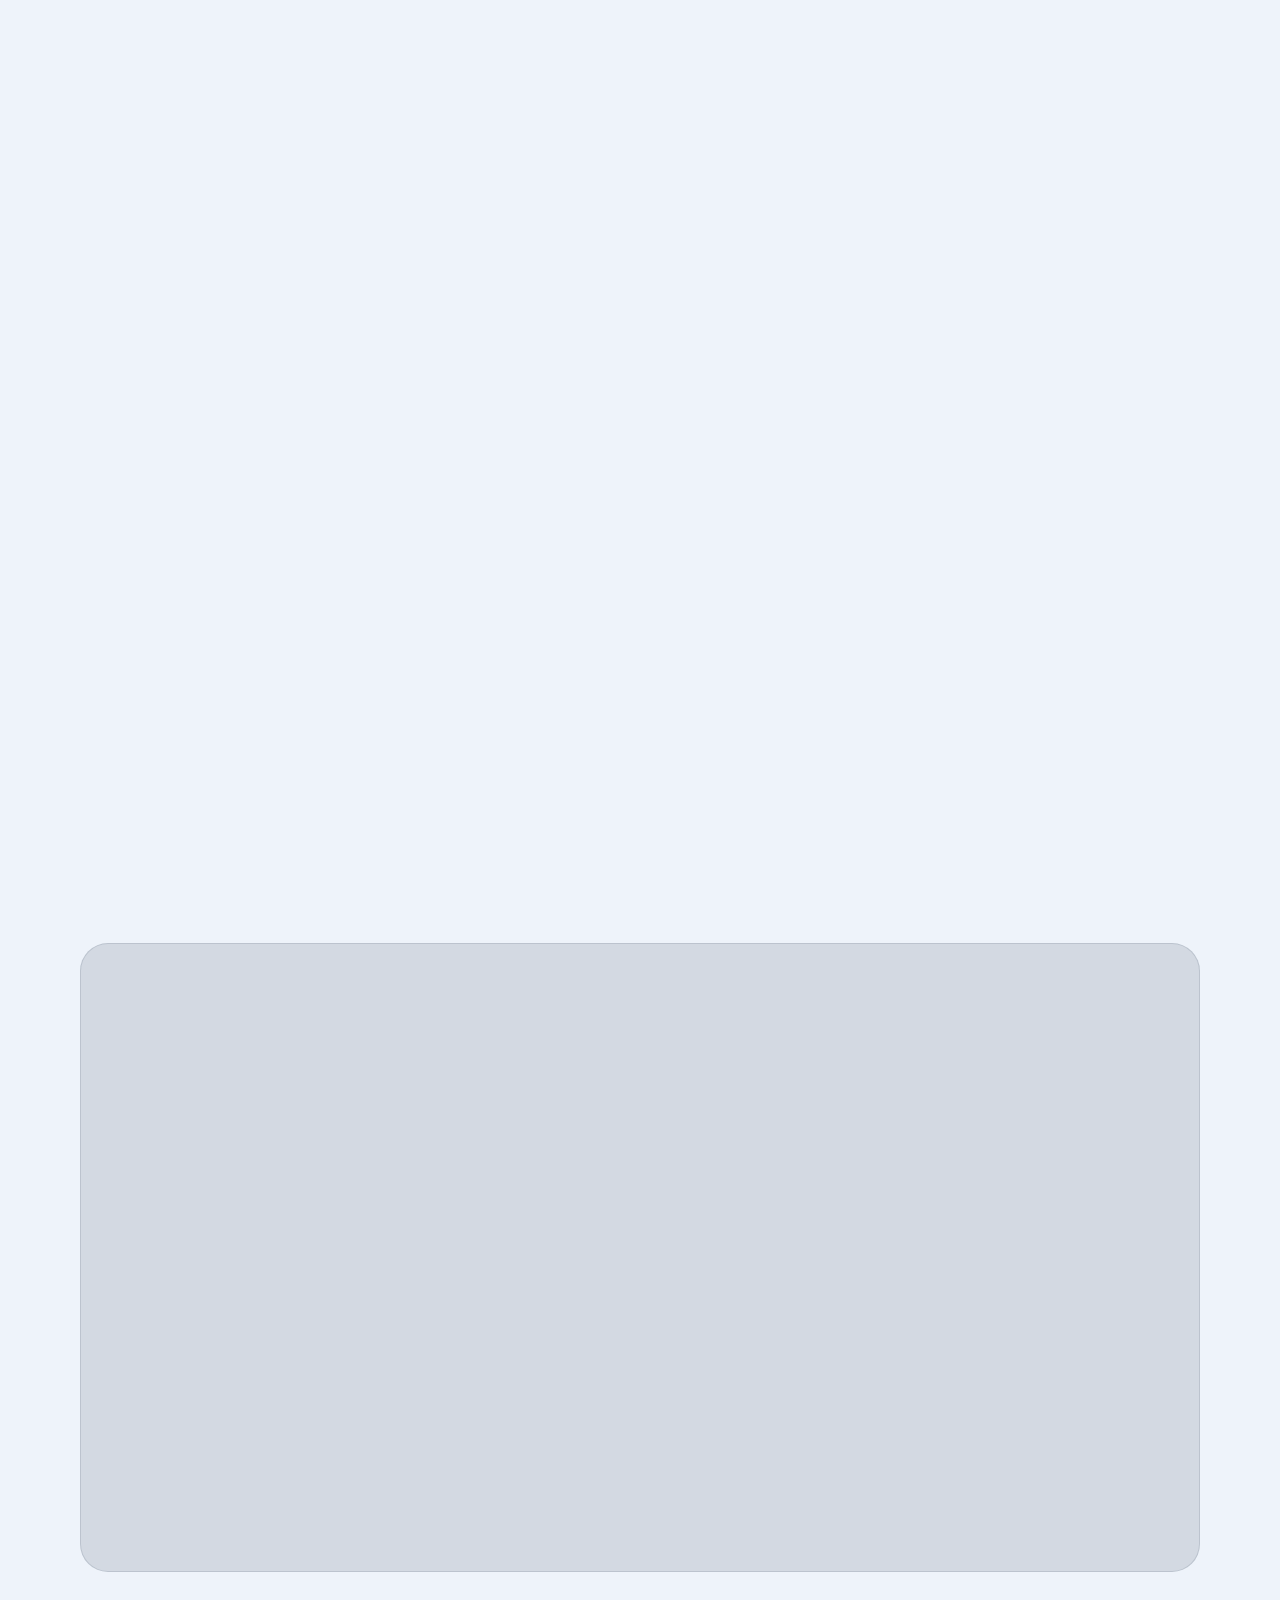
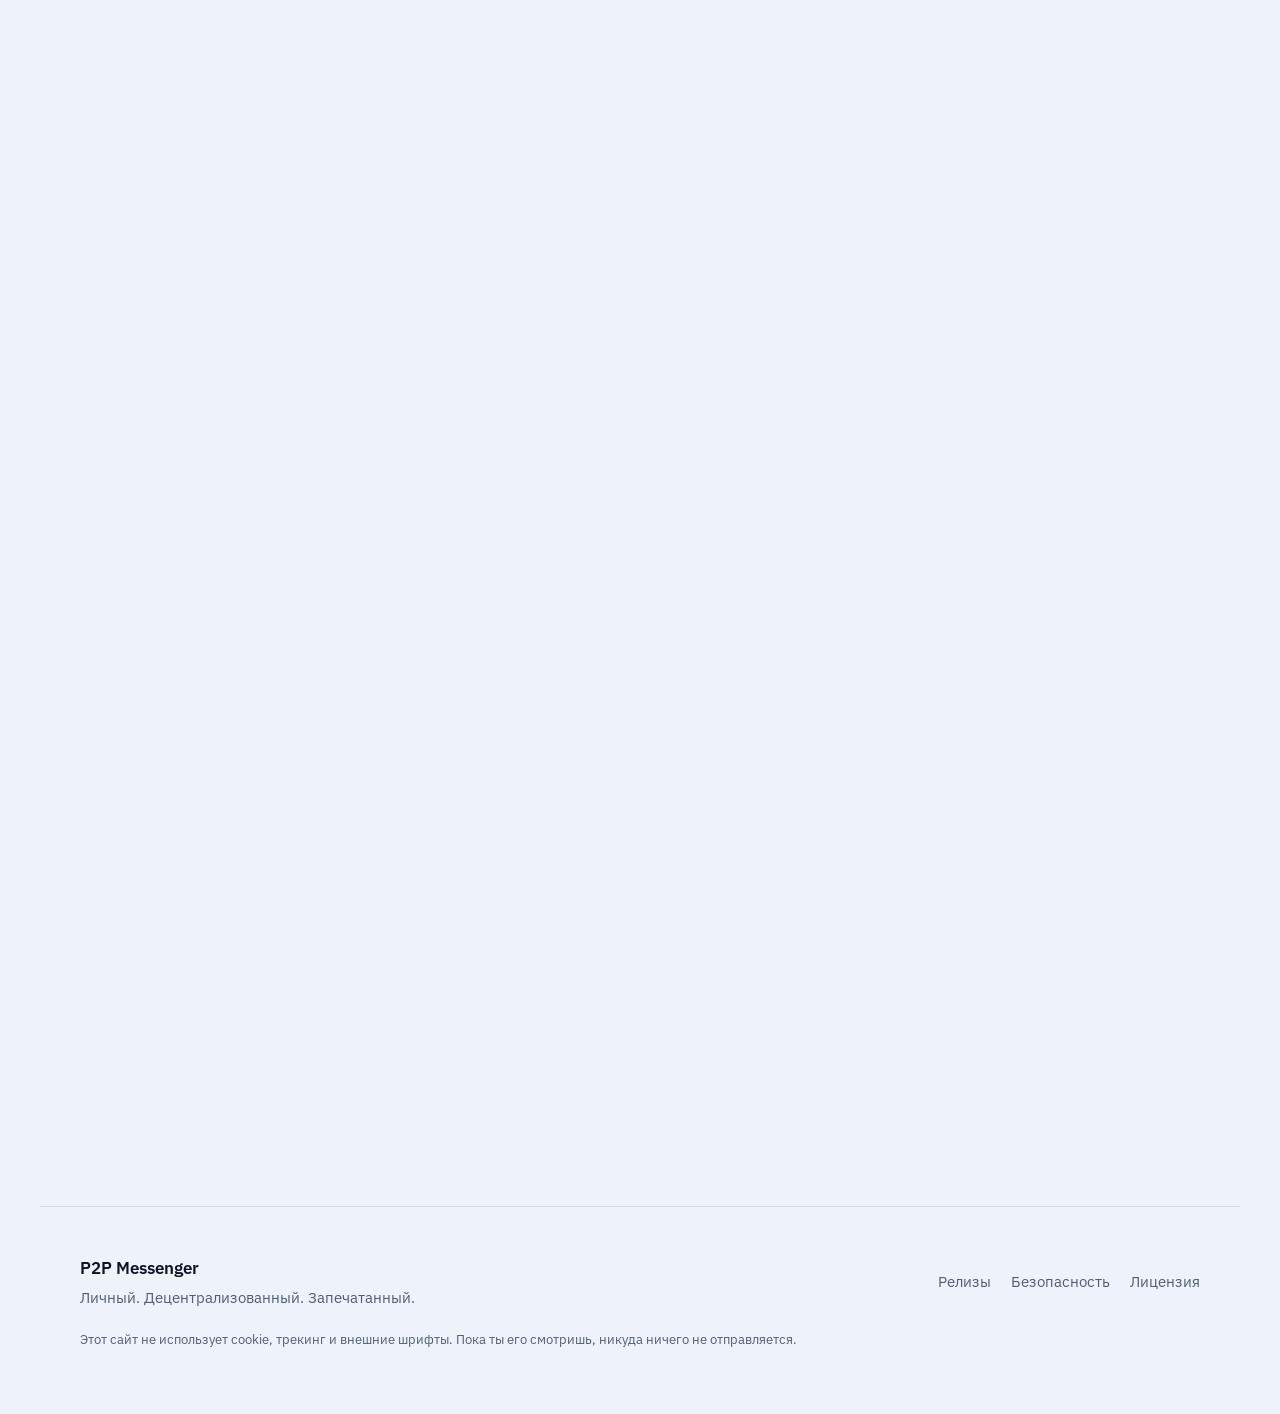
<file: ru/index.html>
<!DOCTYPE html><html lang="ru" data-theme="auto" data-root="../" data-lang="ru" data-langs="bg en es pt fr de ru zh"><head>
    <meta charset="utf-8">
    <meta name="viewport" content="width=device-width, initial-scale=1, viewport-fit=cover">
    <meta http-equiv="Content-Security-Policy" content="default-src 'self'; script-src 'self'; style-src 'self'; img-src 'self' data:; font-src 'self'; connect-src 'self'; object-src 'none'; base-uri 'self'; form-action 'none'; frame-src 'none'; worker-src 'self'; manifest-src 'self'">
    <meta name="referrer" content="strict-origin-when-cross-origin">
    <title>Мессенджер без номера телефона и без сервера · P2P Messenger</title>
    <meta name="description" content="Переписка, звонки и файлы без номера, почты и облака. Напрямую и со сквозным шифрованием. Windows, Linux, Android, iPhone и браузер.">
    <meta name="theme-color" content="#0b1220">
    <meta property="og:title" content="P2P Messenger · Твои письма. Запечатаны.">
    <meta property="og:description" content="Без сервера, без номера телефона, без облака. Напрямую и со сквозным шифрованием.">
    <meta property="og:type" content="website">
    <meta property="og:site_name" content="P2P Messenger">
    <meta property="og:locale" content="ru_RU">
    <meta name="twitter:card" content="summary_large_image">
    <link rel="icon" type="image/png" href="../icons/icon-192.png">
    <link rel="apple-touch-icon" href="../icons/icon-192.png">
    <link rel="preload" href="../fonts/ibm-plex-serif-cyrillic-500-italic.woff2" as="font" type="font/woff2" crossorigin="">
    <link rel="stylesheet" href="../site.css">
    <!-- Installed app or an old link to the app: straight to the messenger, before anything is drawn. -->
    <script src="../boot.js"></script>
    <script type="module" src="../site.js"></script>
  <link rel="canonical" href="https://dyrakarmy.online/ru/"><link rel="alternate" hreflang="bg" href="https://dyrakarmy.online/"><link rel="alternate" hreflang="en" href="https://dyrakarmy.online/en/"><link rel="alternate" hreflang="es" href="https://dyrakarmy.online/es/"><link rel="alternate" hreflang="pt-BR" href="https://dyrakarmy.online/pt/"><link rel="alternate" hreflang="fr" href="https://dyrakarmy.online/fr/"><link rel="alternate" hreflang="de" href="https://dyrakarmy.online/de/"><link rel="alternate" hreflang="ru" href="https://dyrakarmy.online/ru/"><link rel="alternate" hreflang="zh-Hans" href="https://dyrakarmy.online/zh/"><link rel="alternate" hreflang="x-default" href="https://dyrakarmy.online/"><meta property="og:url" content="https://dyrakarmy.online/ru/"><meta property="og:image" content="https://dyrakarmy.online/og-en.png"><meta property="og:image:width" content="1200"><meta property="og:image:height" content="630"><meta property="og:image:alt" content="P2P Messenger · Твои письма. Запечатаны."><meta property="og:locale:alternate" content="bg_BG"><meta property="og:locale:alternate" content="en_US"><meta property="og:locale:alternate" content="es_ES"><meta property="og:locale:alternate" content="pt_BR"><meta property="og:locale:alternate" content="fr_FR"><meta property="og:locale:alternate" content="de_DE"><meta property="og:locale:alternate" content="zh_CN"><script type="application/ld+json">[{"@context":"https://schema.org","@type":"SoftwareApplication","name":"P2P Messenger","applicationCategory":"CommunicationApplication","operatingSystem":"Windows, Linux, Android, iOS, Web","description":"Переписка, звонки и файлы без номера, почты и облака. Напрямую и со сквозным шифрованием. Windows, Linux, Android, iPhone и браузер.","inLanguage":"ru","offers":{"@type":"Offer","price":"0","priceCurrency":"EUR"},"url":"https://dyrakarmy.online/ru/","image":"https://dyrakarmy.online/og-en.png"},{"@context":"https://schema.org","@type":"FAQPage","inLanguage":"ru","mainEntity":[{"@type":"Question","name":"Сервера правда нет?","acceptedAnswer":{"@type":"Answer","text":"Для сообщений и файлов — нет. Они идут напрямую. Небольшой сервер нужен только для «комнаты», когда вы далеко и не можете отсканировать QR: 10 минут он передаёт зашифрованные кадры, которые не может прочитать. Публичные STUN-серверы помогают устройствам найти друг друга, не видя содержимого."}},{"@type":"Question","name":"А если я потеряю телефон?","acceptedAnswer":{"@type":"Answer","text":"12 слов восстановят профиль на новом устройстве. Поэтому запиши их на бумаге. Без них восстановить профиль не сможет никто, включая нас."}},{"@type":"Question","name":"Нам обоим нужно быть онлайн?","acceptedAnswer":{"@type":"Answer","text":"Да. Раз нет сервера, который хранит сообщения, они доставляются, пока вы оба на связи. Такова цена того, что их никто за тебя не хранит."}},{"@type":"Question","name":"Почему иногда не подключается?","acceptedAnswer":{"@type":"Answer","text":"Некоторые мобильные сети блокируют прямые соединения. Для первого подключения попробуй одну сеть Wi‑Fi или добавь свой TURN-сервер в настройках. Чужие серверы по умолчанию мы не используем."}},{"@type":"Question","name":"Сколько это стоит?","acceptedAnswer":{"@type":"Answer","text":"Нисколько. Ни рекламы, ни подписки, ни аккаунта на продажу."}},{"@type":"Question","name":"Безопасно ли скачивать отсюда .exe или .apk?","acceptedAnswer":{"@type":"Answer","text":"Файлы собираются автоматически на GitHub из исходного кода. У каждого есть контрольная сумма SHA-256, а к релизам прилагается подписанный SBOM. Если сумма совпадает, файл ровно тот, что был собран."}}]}]</script></head>
  <body>
    <a class="skip" href="#main" data-i18n="skip">Перейти к содержимому</a>

    <!-- living background: two aurora fields that follow the palette, a star grid and film grain -->
    <div class="aurora" aria-hidden="true">
      <span class="blob b1"></span><span class="blob b2"></span><span class="blob b3"></span>
    </div>
    <div class="grid-bg" aria-hidden="true"></div>
    <div class="grain" aria-hidden="true"></div>
    <div class="progress" aria-hidden="true"><span></span></div>

    <header class="bar" id="top">
      <a class="brand" href="#top" aria-label="P2P Messenger">
        <span class="seal" aria-hidden="true">
          <svg viewBox="0 0 48 48"><defs><linearGradient id="sealg" x1="0" y1="0" x2="1" y2="1"><stop offset="0" stop-color="var(--a)"></stop><stop offset="1" stop-color="var(--b)"></stop></linearGradient></defs><circle cx="24" cy="24" r="19" fill="url(#sealg)"></circle><circle cx="24" cy="24" r="14.5" fill="none" stroke="rgba(255,255,255,.55)" stroke-width="1.2" stroke-dasharray="2 2.6"></circle><path d="M17 22.5h14v10.5H17z M19.8 22.5v-3.2a4.2 4.2 0 0 1 8.4 0v3.2" fill="none" stroke="#fff" stroke-width="2.2" stroke-linejoin="round"></path></svg>
        </span>
        <span class="brand-name">P2P <em>Messenger</em></span>
      </a>
      <nav class="nav" aria-label="Главное меню" data-i18n-aria="navLabel">
        <a href="#features" data-i18n="navFeatures">Возможности</a>
        <a href="#how" data-i18n="navHow">Как это работает</a>
        <a href="#connect" data-i18n="navConnect">Способы связи</a>
        <a href="#security" data-i18n="navSecurity">Безопасность</a>
        <a href="#download" data-i18n="navDownload">Скачать</a>
        <a href="#faq" data-i18n="navFaq">Вопросы</a>
      </nav>
      <div class="bar-tools">
        <details class="langs" data-langs-menu="">
          <summary class="chip lang" aria-label="Язык" data-i18n-aria="langLabel"><span data-lang-current="">RU</span><svg viewBox="0 0 24 24" aria-hidden="true"><path d="m7 10 5 5 5-5"></path></svg></summary>
          <!-- written again for every page by scripts/site/build.mjs from site/locales.js -->
          <ul class="lang-list" data-lang-list="">
            <li><a href="../" hreflang="bg" lang="bg" data-code="bg">Български</a></li>
            <li><a href="../en/" hreflang="en" lang="en" data-code="en">English</a></li>
            <li><a href="../es/" hreflang="es" lang="es" data-code="es">Español</a></li>
            <li><a href="../pt/" hreflang="pt-BR" lang="pt-BR" data-code="pt">Português (Brasil)</a></li>
            <li><a href="../fr/" hreflang="fr" lang="fr" data-code="fr">Français</a></li>
            <li><a href="../de/" hreflang="de" lang="de" data-code="de">Deutsch</a></li>
            <li><a href="./" hreflang="ru" lang="ru" data-code="ru" aria-current="page">Русский</a></li>
            <li><a href="../zh/" hreflang="zh-Hans" lang="zh-Hans" data-code="zh">简体中文</a></li>
          </ul>
        </details>
        <button class="chip theme" type="button" data-theme-toggle="" aria-label="Светлая или тёмная тема" data-i18n-aria="themeLabel">
          <svg viewBox="0 0 24 24" aria-hidden="true"><path class="sun" d="M12 4V2m0 20v-2m8-8h2M2 12h2m13.7-5.7 1.4-1.4M4.9 19.1l1.4-1.4m11.4 0 1.4 1.4M4.9 4.9l1.4 1.4M12 7a5 5 0 1 0 0 10 5 5 0 0 0 0-10z"></path><path class="moon" d="M20 14.5A8 8 0 0 1 9.5 4a8 8 0 1 0 10.5 10.5z"></path></svg>
        </button>
        <a class="btn btn-ghost bar-open" href="../app/" data-i18n="openApp">Открыть в браузере</a>
        <button class="burger" type="button" aria-expanded="false" aria-controls="menu" data-menu-toggle="" aria-label="Меню" data-i18n-aria="menuLabel">
          <span></span><span></span><span></span>
        </button>
      </div>
    </header>

    <!-- full-screen menu (phones, and the "Меню" button on any size) -->
    <div class="menu" id="menu" hidden="">
      <nav aria-label="Меню" data-i18n-aria="menuLabel">
        <a href="#features"><small>01</small><span data-i18n="navFeatures">Возможности</span></a>
        <a href="#how"><small>02</small><span data-i18n="navHow">Как это работает</span></a>
        <a href="#connect"><small>03</small><span data-i18n="navConnect">Способы связи</span></a>
        <a href="#security"><small>04</small><span data-i18n="navSecurity">Безопасность</span></a>
        <a href="#download"><small>05</small><span data-i18n="navDownload">Скачать</span></a>
        <a href="#faq"><small>06</small><span data-i18n="navFaq">Вопросы</span></a>
      </nav>
      <div class="menu-quick">
        <p data-i18n="menuQuick">Сразу к файлу для</p>
        <div class="menu-os">
          <a href="#dl-windows" data-os-jump="windows">Windows</a>
          <a href="#dl-linux" data-os-jump="linux">Linux</a>
          <a href="#dl-android" data-os-jump="android">Android</a>
          <a href="#dl-ios" data-os-jump="ios">iPhone</a>
          <a href="../app/" data-i18n="osWeb">Браузер</a>
        </div>
      </div>
    </div>

    <main id="main">
      <!-- ================= HERO ================= -->
      <section class="hero" data-palette="0">
        <div class="hero-copy">
          <p class="kicker reveal" data-i18n="heroKicker">Без сервера · без номера телефона · без облака</p>
          <h1 class="reveal" data-i18n-html="heroTitle">Твои письма.<br><em>Запечатаны.</em></h1>
          <p class="lead reveal" data-i18n="heroLead">Мессенджер, в котором сообщения, фото, файлы и звонки идут прямо с твоего устройства к собеседнику. Шифруются ещё до отправки. Никто по пути их не прочитает, потому что по пути никого нет.</p>
          <div class="cta reveal">
            <a class="btn btn-main magnet" href="#download" data-primary-download="">
              <span class="btn-glow" aria-hidden="true"></span>
              <svg viewBox="0 0 24 24" aria-hidden="true"><path d="M12 3v12m0 0-5-5m5 5 5-5M4 19h16"></path></svg>
              <span data-primary-label="" data-i18n="ctaDownload">Скачать бесплатно</span>
            </a>
            <a class="btn btn-ghost" href="../app/">
              <svg viewBox="0 0 24 24" aria-hidden="true"><path d="M4 5h16v11H4zM8 20h8M12 16v4"></path></svg>
              <span data-i18n="openApp">Открыть в браузере</span>
            </a>
          </div>
          <p class="cta-note reveal" data-primary-note="" data-i18n="ctaNote">Без аккаунта · Windows, Linux, Android, iPhone и браузер</p>
          <p class="ext-link reveal"><a href="#download" data-open-tab="extension" data-i18n="extHeroLink">Расширение для Chrome →</a></p>
        </div>

        <!-- the live demo: a message is sealed, travels with nobody in between, and is opened -->
        <div class="demo reveal" aria-label="Демо: сообщение шифруется, идёт напрямую и расшифровывается" data-i18n-aria="demoLabel" role="img">
          <div class="device left">
            <div class="device-top"><span class="avatar a1" data-i18n="demoInitA">А</span><b data-i18n="demoA">Аня</b><i class="dot"></i></div>
            <div class="bubble out" data-demo-out="">Здрасти! Тук никой не чете. 🔒</div>
            <div class="cipher" data-demo-cipher="" aria-hidden="true"></div>
            <div class="device-foot mono" data-i18n="demoSealed">запечатано Double Ratchet</div>
          </div>
          <div class="wire" aria-hidden="true">
            <svg viewBox="0 0 200 60" preserveAspectRatio="none"><path id="wirepath" d="M0 30 C 60 0, 140 60, 200 30"></path></svg>
            <span class="packet" data-demo-packet=""></span>
            <span class="no-server"><s data-i18n="demoServer">сервер</s><b data-i18n="demoNone">нет</b></span>
          </div>
          <div class="device right">
            <div class="device-top"><span class="avatar a2" data-i18n="demoInitB">П</span><b data-i18n="demoB">Пётр</b><i class="dot"></i></div>
            <div class="bubble in" data-demo-in="" aria-live="off"></div>
            <div class="words mono" aria-hidden="true" data-i18n-html="demoWords"><span>луна</span><span>кедр</span><span>песок</span><span>фонарь</span></div>
            <div class="device-foot mono" data-i18n="demoVerified">слова совпадают ✓</div>
          </div>
        </div>
        <a class="scroll-hint" href="#numbers" aria-label="Листай вниз" data-i18n-aria="scrollDown"><span></span></a>
      </section>

      <!-- ================= MARQUEE ================= -->
      <div class="marquee" aria-hidden="true">
        <div class="track" data-marquee="" data-i18n-html="marquee"><span>0 аккаунтов</span><span>✦</span><span>0 номеров телефона</span><span>✦</span><span>Double Ratchet</span><span>✦</span><span>WebRTC</span><span>✦</span><span>Passkey</span><span>✦</span><span>12 слов для восстановления</span><span>✦</span><span>AES-GCM на твоём устройстве</span><span>✦</span><span>SHA-256 + SBOM</span><span>✦</span></div>
      </div>

      <!-- ================= NUMBERS ================= -->
      <section class="numbers" id="numbers" data-palette="1" aria-label="В цифрах" data-i18n-aria="numbersLabel">
        <div class="stat reveal"><b data-count="0">0</b><span data-i18n="stat0">серверов хранят твои сообщения</span></div>
        <div class="stat reveal"><b data-count="100" data-suffix=" MB">100 MB</b><span data-i18n="stat1">файл, напрямую, без облака</span></div>
        <div class="stat reveal"><b data-count="9">9</b><span data-i18n="stat2">человек в зашифрованной группе</span></div>
        <div class="stat reveal"><b data-count="12">12</b><span data-i18n="stat3">слов защищают весь твой профиль</span></div>
      </section>

      <!-- ================= FEATURES ================= -->
      <section class="features" id="features" data-palette="2">
        <header class="sec-head reveal">
          <p class="kicker" data-i18n="featKicker">Возможности</p>
          <h2 data-i18n-html="featTitle">Всё, что умеет мессенджер.<br><em>Минус посредник.</em></h2>
        </header>
        <div class="bento">
          <article class="card big reveal" data-tilt="">
            <div class="card-ico"><svg viewBox="0 0 24 24"><path d="M12 2l8 4v6c0 5-3.5 8.5-8 10-4.5-1.5-8-5-8-10V6z"></path><path d="M8.5 12l2.5 2.5 4.5-5"></path></svg></div>
            <h3 data-i18n="f1t">Сквозное шифрование</h3>
            <p data-i18n="f1p">Каждое сообщение получает новый ключ (Double Ratchet). Даже если кто-то добудет один ключ, прошлые и будущие сообщения останутся закрытыми.</p>
            <div class="card-art ratchet" aria-hidden="true"><i></i><i></i><i></i><i></i><i></i><i></i></div>
          </article>
          <article class="card reveal" data-tilt="">
            <div class="card-ico"><svg viewBox="0 0 24 24"><circle cx="8" cy="8" r="4"></circle><path d="M11 11l9 9m-4-4 2-2m-5-1 2-2"></path></svg></div>
            <h3 data-i18n="f2t">Без регистрации</h3>
            <p data-i18n="f2p">Passkey или пароль на твоём устройстве. Ни почты, ни телефона, ни СМС-кода.</p>
          </article>
          <article class="card reveal" data-tilt="">
            <div class="card-ico"><svg viewBox="0 0 24 24"><path d="M3 3h7v7H3zM14 3h7v7h-7zM3 14h7v7H3z"></path><path d="M14 14h3v3h-3zM18 18h3v3h-3z"></path></svg></div>
            <h3 data-i18n="f3t">Семь способов связаться</h3>
            <p data-i18n="f3p">QR вживую, код на расстоянии, Bluetooth, звук, свет, общий друг или приглашение через любой мессенджер. Слова из кода никогда не попадают на сервер.</p>
          </article>
          <article class="card reveal" data-tilt="">
            <div class="card-ico"><svg viewBox="0 0 24 24"><path d="M14 3H6v18h12V7z"></path><path d="M14 3v4h4M12 10v6m-3-3 3 3 3-3"></path></svg></div>
            <h3 data-i18n="f4t">Файлы до 100 МБ</h3>
            <p data-i18n="f4p">Видео, документы, музыка со встроенным плеером. Если связь прервётся, файл продолжится с того места, где остановился. Картинку можно вставить через Ctrl+V.</p>
          </article>
          <article class="card reveal" data-tilt="">
            <div class="card-ico"><svg viewBox="0 0 24 24"><path d="M5 4h4l2 5-2.5 1.5a11 11 0 0 0 5 5L15 13l5 2v4a2 2 0 0 1-2 2A16 16 0 0 1 3 6a2 2 0 0 1 2-2"></path></svg></div>
            <h3 data-i18n="f5t">Аудио- и видеозвонки</h3>
            <p data-i18n="f5p">По той же прямой связи, в зашифрованном виде (DTLS-SRTP). Смена камеры, показ экрана, индикатор качества. При смене сети звонок продолжается.</p>
          </article>
          <article class="card wide reveal" data-tilt="">
            <div class="card-ico"><svg viewBox="0 0 24 24"><circle cx="9" cy="8" r="3.2"></circle><circle cx="17" cy="9" r="2.6"></circle><path d="M3 20a6 6 0 0 1 12 0M14.5 20a4.5 4.5 0 0 1 7-3.8"></path></svg></div>
            <h3 data-i18n="f6t">Группы до 9 человек</h3>
            <p data-i18n="f6p">Админ, название и фото группы, GIF. Новый участник не видит старую историю, а удалённый теряет доступ, даже будучи офлайн.</p>
            <div class="card-art orbit" aria-hidden="true"><i></i><i></i><i></i><i></i><i></i></div>
          </article>
          <article class="card reveal" data-tilt="">
            <div class="card-ico"><svg viewBox="0 0 24 24"><path d="M4 7h16M4 12h16M4 17h10"></path></svg></div>
            <h3 data-i18n="f7t">12 слов — и ты снова здесь</h3>
            <p data-i18n="f7p">Запиши их один раз. На новом устройстве они вернут твой профиль.</p>
          </article>
          <article class="card reveal" data-tilt="">
            <div class="card-ico"><svg viewBox="0 0 24 24"><rect x="3" y="4" width="11" height="16" rx="2"></rect><rect x="15" y="8" width="6" height="12" rx="1.5"></rect><path d="M8 17h1"></path></svg></div>
            <h3 data-i18n="f8t">Переезд на новое устройство</h3>
            <p data-i18n="f8p">Отсканируй QR со старого телефона, и профиль переедет в зашифрованном виде.</p>
          </article>
          <article class="card wide reveal" data-tilt="">
            <div class="card-ico"><svg viewBox="0 0 24 24"><circle cx="12" cy="13" r="8"></circle><path d="M12 9v4l2.5 2.5M9.5 2.5h5"></path></svg></div>
            <h3 data-i18n="f9t">Исчезающие сообщения</h3>
            <p data-i18n="f9p">Таймер для каждого чата: 5 минут, час, день или неделя. Сообщения и файлы исчезают с обоих телефонов.</p>
          </article>
          <article class="card wide reveal" data-tilt="">
            <div class="card-ico"><svg viewBox="0 0 24 24"><rect x="5" y="10" width="14" height="11" rx="2"></rect><path d="M8 10V7a4 4 0 0 1 8 0v3M12 14v3"></path></svg></div>
            <h3 data-i18n="f10t">Блокировка и тревожная кнопка</h3>
            <p data-i18n="f10p">Приложение блокируется само через выбранное время или в фоне. Одно подтверждение удаляет с устройства профиль, контакты и историю.</p>
          </article>
          <article class="card wide reveal" data-tilt="">
            <div class="card-ico"><svg viewBox="0 0 24 24"><circle cx="11" cy="11" r="6.5"></circle><path d="M16 16l5 5M8.5 11h5M11 8.5v5"></path></svg></div>
            <h3 data-i18n="f11t">Снова находите друг друга</h3>
            <p data-i18n="f11p">По желанию: знакомый контакт подключается без нового QR. Публичные реле Nostr передают только зашифрованный текст под темой, которая меняется каждые 15 минут. По умолчанию выключено.</p>
          </article>
          <article class="card wide reveal" data-tilt="">
            <div class="card-ico"><svg viewBox="0 0 24 24"><path d="M6 3h9l4 4v14H6z"></path><path d="M15 3v4h4M9 12h7M9 16h7"></path></svg></div>
            <h3 data-i18n="f12t">Открытый протокол</h3>
            <p data-i18n="f12p">Публичная спецификация протокола и модель угроз, включая то, от чего он не защищает. Об уязвимостях сообщают конфиденциально, раскрытие в течение 90 дней.</p>
          </article>
        </div>
      </section>

      <!-- ================= HOW ================= -->
      <section class="how" id="how" data-palette="3">
        <header class="sec-head reveal">
          <p class="kicker" data-i18n="howKicker">Как это работает</p>
          <h2 data-i18n-html="howTitle">Три шага.<br><em>Ноль аккаунтов.</em></h2>
        </header>
        <ol class="steps">
          <li class="step reveal">
            <span class="step-n">1</span>
            <h3 data-i18n="s1t">Создай профиль</h3>
            <p data-i18n="s1p">Одно касание. Ключи создаются на твоём устройстве и никогда его не покидают. Ты записываешь 12 слов.</p>
          </li>
          <li class="step reveal">
            <span class="step-n">2</span>
            <h3 data-i18n="s2t">Подключись</h3>
            <p data-i18n="s2p">Соединитесь одним из семи способов: QR, код, Bluetooth, звук, свет, общий друг или приглашение. Связь между двумя устройствами прямая (WebRTC).</p>
          </li>
          <li class="step reveal">
            <span class="step-n">3</span>
            <h3 data-i18n="s3t">Сверьте слова</h3>
            <p data-i18n="s3p">Вы оба видите одни и те же слова. Если совпадают, посередине никого нет. Готово, общайтесь.</p>
          </li>
        </ol>
        <div class="versus reveal">
          <div class="vs-col old">
            <p class="vs-h" data-i18n="vsOld">Обычный мессенджер</p>
            <div class="vs-diagram" aria-hidden="true"><span class="node">📱</span><span class="line"></span><span class="node srv">🗄️</span><span class="line"></span><span class="node">📱</span></div>
            <ul>
              <li data-i18n="vsOld1">аккаунт привязан к номеру телефона</li>
              <li data-i18n="vsOld2">сообщения идут через их серверы</li>
              <li data-i18n="vsOld3">кто, с кем и когда общается, остаётся у них</li>
            </ul>
          </div>
          <div class="vs-col new">
            <p class="vs-h" data-i18n="vsNew">P2P Messenger</p>
            <div class="vs-diagram" aria-hidden="true"><span class="node">📱</span><span class="line live"></span><span class="node">📱</span></div>
            <ul>
              <li data-i18n="vsNew1">ни номера, ни почты</li>
              <li data-i18n="vsNew2">напрямую с устройства на устройство</li>
              <li data-i18n="vsNew3">история остаётся у тебя, зашифрованной</li>
            </ul>
          </div>
        </div>
      </section>

      <!-- ================= CONNECT: seven ways ================= -->
      <section class="connect" id="connect" data-palette="8">
        <header class="sec-head reveal">
          <p class="kicker" data-i18n="connKicker">Способы связи</p>
          <h2 data-i18n-html="connTitle">Семь способов связаться.<br><em>Выберите свой.</em></h2>
          <p class="sec-lead" data-i18n="connLead">Каждый способ передаёт приглашение по-своему. После соединения, при всех семи, вы сверяете одни и те же 12 слов безопасности: если они совпали, посередине никого нет.</p>
        </header>
        <div class="ways">
          <article class="card way reveal" data-tilt="" data-way="qr">
            <div class="way-art" aria-hidden="true">
              <svg class="art" viewBox="0 0 240 120" focusable="false">
                <g class="ph"><rect x="52" y="14" width="44" height="88" rx="9"></rect><rect class="scr" x="57" y="24" width="34" height="68" rx="4"></rect></g>
                <g class="ph"><rect x="144" y="14" width="44" height="88" rx="9"></rect><rect class="scr" x="149" y="24" width="34" height="68" rx="4"></rect></g>
                <g class="qr an qr-l"><rect x="63" y="46" width="8" height="8"></rect><rect x="73" y="46" width="8" height="8"></rect><rect x="63" y="56" width="8" height="8"></rect><rect x="73" y="66" width="8" height="8"></rect><rect x="63" y="66" width="8" height="8"></rect><rect x="73" y="56" width="8" height="8" class="dim"></rect></g>
                <g class="qr an qr-r"><rect x="155" y="46" width="8" height="8"></rect><rect x="165" y="56" width="8" height="8"></rect><rect x="155" y="56" width="8" height="8" class="dim"></rect><rect x="165" y="46" width="8" height="8"></rect><rect x="155" y="66" width="8" height="8"></rect><rect x="165" y="66" width="8" height="8" class="dim"></rect></g>
                <rect class="scan an" x="60" y="40" width="28" height="2.5" rx="1.2"></rect>
                <rect class="scan scan-r an" x="152" y="40" width="28" height="2.5" rx="1.2"></rect>
                <g class="ok an"><circle cx="120" cy="58" r="12"></circle><path d="M114 58.5l4.2 4.2 7.8-8.4"></path></g>
              </svg>
            </div>
            <span class="way-n mono" aria-hidden="true">01</span>
            <h3 data-i18n="w1t">QR лицом к лицу</h3>
            <p data-i18n="w1p">Два телефона показывают и сканируют QR-коды друг друга. Приглашение — подписанный текст внутри кода, поэтому сервер не участвует вовсе (локальный режим).</p>
            <p class="way-when"><b data-i18n="wayWhen">Подходит, когда</b> <span data-i18n="w1w">вы находитесь в одном месте.</span></p>
          </article>

          <article class="card way reveal" data-tilt="" data-way="code">
            <div class="way-art" aria-hidden="true">
              <svg class="art" viewBox="0 0 240 120" focusable="false">
                <path class="arc" d="M38 104 Q120 124 202 104"></path>
                <circle class="say an" cx="79" cy="111.5" r="3.6"></circle><circle class="say an" cx="120" cy="114" r="3.6"></circle><circle class="say an" cx="161" cy="111.5" r="3.6"></circle>
                <g class="ph"><rect x="16" y="10" width="44" height="86" rx="9"></rect><rect class="scr" x="21" y="20" width="34" height="66" rx="4"></rect></g>
                <g class="ph"><rect x="180" y="10" width="44" height="86" rx="9"></rect><rect class="scr" x="185" y="20" width="34" height="66" rx="4"></rect></g>
                <g class="chips"><rect class="cd an" x="92" y="12" width="8" height="11" rx="2"></rect><rect class="cd an" x="104" y="12" width="8" height="11" rx="2"></rect><rect class="cd an" x="116" y="12" width="8" height="11" rx="2"></rect><rect class="cd an" x="128" y="12" width="8" height="11" rx="2"></rect><rect class="cd an" x="140" y="12" width="8" height="11" rx="2"></rect></g>
                <g class="box"><rect x="102" y="38" width="36" height="34" rx="7"></rect><path d="M110 50h20M110 58h20M110 66h12"></path></g>
                <rect class="pkt an" x="64" y="49" width="15" height="11" rx="3"></rect>
              </svg>
            </div>
            <span class="way-n mono" aria-hidden="true">02</span>
            <h3 data-i18n="w2t">Короткий код на расстоянии</h3>
            <p data-i18n="w2p">Один открывает комнату и по телефону называет код из 5 символов и 3 слова. Сервер видит только номер комнаты и шифртекст; ключ получается из слов (CPace PAKE).</p>
            <p class="way-when"><b data-i18n="wayWhen">Подходит, когда</b> <span data-i18n="w2w">вы далеко, но можете поговорить.</span></p>
          </article>

          <article class="card way reveal" data-tilt="" data-way="ble">
            <div class="way-art" aria-hidden="true">
              <svg class="art" viewBox="0 0 240 120" focusable="false">
                <circle class="ring an" cx="120" cy="58" r="14"></circle><circle class="ring r2 an" cx="120" cy="58" r="14"></circle><circle class="ring r3 an" cx="120" cy="58" r="14"></circle>
                <g class="ph"><rect x="52" y="14" width="44" height="88" rx="9"></rect><rect class="scr" x="57" y="24" width="34" height="68" rx="4"></rect></g>
                <g class="ph"><rect x="144" y="14" width="44" height="88" rx="9"></rect><rect class="scr" x="149" y="24" width="34" height="68" rx="4"></rect></g>
                <g class="bt an"><circle cx="120" cy="58" r="15"></circle><path d="M114 52l12 12-6 5V47l6 5-12 12"></path></g>
                <circle class="blip an" cx="74" cy="58" r="4"></circle><circle class="blip b2 an" cx="166" cy="58" r="4"></circle>
              </svg>
            </div>
            <span class="way-n mono" aria-hidden="true">03</span>
            <h3 data-i18n="w3t">Bluetooth</h3>
            <p data-i18n="w3p">Телефоны рядом передают приглашение по Bluetooth Low Energy. Только в приложении для Android и iPhone, не в браузере.</p>
            <p class="way-when"><b data-i18n="wayWhen">Подходит, когда</b> <span data-i18n="w3w">вы рядом и не хотите ничего сканировать.</span></p>
          </article>

          <article class="card way reveal" data-tilt="" data-way="sound">
            <div class="way-art" aria-hidden="true">
              <svg class="art" viewBox="0 0 240 120" focusable="false">
                <g class="ph"><rect x="30" y="14" width="44" height="88" rx="9"></rect><rect class="scr" x="35" y="24" width="34" height="68" rx="4"></rect></g>
                <g class="ph"><rect x="166" y="14" width="44" height="88" rx="9"></rect><rect class="scr" x="171" y="24" width="34" height="68" rx="4"></rect></g>
                <g class="qr"><rect x="41" y="44" width="8" height="8"></rect><rect x="51" y="44" width="8" height="8"></rect><rect x="41" y="54" width="8" height="8"></rect><rect x="51" y="64" width="8" height="8"></rect><rect x="41" y="64" width="8" height="8"></rect><rect x="51" y="54" width="8" height="8" class="dim"></rect></g>
                <circle class="mic an" cx="52" cy="82" r="3.2"></circle>
                <g class="eq"><rect class="eqb an" x="175" y="54" width="3.4" height="14" rx="1.7"></rect><rect class="eqb b2 an" x="181" y="54" width="3.4" height="14" rx="1.7"></rect><rect class="eqb b3 an" x="187" y="54" width="3.4" height="14" rx="1.7"></rect><rect class="eqb b4 an" x="193" y="54" width="3.4" height="14" rx="1.7"></rect><rect class="eqb b5 an" x="199" y="54" width="3.4" height="14" rx="1.7"></rect></g>
                <path class="wave an" d="M156 46q-9 12 0 24"></path><path class="wave w2 an" d="M156 46q-9 12 0 24"></path><path class="wave w3 an" d="M156 46q-9 12 0 24"></path>
              </svg>
            </div>
            <span class="way-n mono" aria-hidden="true">04</span>
            <span class="way-new" data-i18n="wayNew">Новое</span>
            <h3 data-i18n="w4t">QR + звук</h3>
            <p data-i18n="w4p">Один телефон показывает QR, другой отвечает коротким звуком, около 15 секунд, из динамика, а первый слушает его микрофоном. Второй код сканировать не нужно.</p>
            <p class="way-when"><b data-i18n="wayWhen">Подходит, когда</b> <span data-i18n="w4w">вы вместе в достаточно тихом месте.</span></p>
          </article>

          <article class="card way reveal" data-tilt="" data-way="light">
            <div class="way-art" aria-hidden="true">
              <svg class="art" viewBox="0 0 240 120" focusable="false">
                <g class="ph"><rect x="30" y="14" width="44" height="88" rx="9"></rect><rect class="scr" x="35" y="24" width="34" height="68" rx="4"></rect></g>
                <g class="ph"><rect x="166" y="14" width="44" height="88" rx="9"></rect><rect class="scr" x="171" y="24" width="34" height="68" rx="4"></rect></g>
                <g class="cells"><rect class="lc c1 an" x="36.4" y="45" width="6" height="6" rx="1.4"></rect><rect class="lc c2 an" x="44.8" y="45" width="6" height="6" rx="1.4"></rect><rect class="lc c3 an" x="53.2" y="45" width="6" height="6" rx="1.4"></rect><rect class="lc c2 an" x="61.6" y="45" width="6" height="6" rx="1.4"></rect><rect class="lc c3 an" x="36.4" y="53.4" width="6" height="6" rx="1.4"></rect><rect class="lc c1 an" x="44.8" y="53.4" width="6" height="6" rx="1.4"></rect><rect class="lc c2 an" x="53.2" y="53.4" width="6" height="6" rx="1.4"></rect><rect class="lc c1 an" x="61.6" y="53.4" width="6" height="6" rx="1.4"></rect><rect class="lc c2 an" x="36.4" y="61.8" width="6" height="6" rx="1.4"></rect><rect class="lc c3 an" x="44.8" y="61.8" width="6" height="6" rx="1.4"></rect><rect class="lc c1 an" x="53.2" y="61.8" width="6" height="6" rx="1.4"></rect><rect class="lc c3 an" x="61.6" y="61.8" width="6" height="6" rx="1.4"></rect><rect class="lc c1 an" x="36.4" y="70.2" width="6" height="6" rx="1.4"></rect><rect class="lc c2 an" x="44.8" y="70.2" width="6" height="6" rx="1.4"></rect><rect class="lc c3 an" x="53.2" y="70.2" width="6" height="6" rx="1.4"></rect><rect class="lc c2 an" x="61.6" y="70.2" width="6" height="6" rx="1.4"></rect></g>
                <path class="ray an" d="M80 48L158 38"></path><path class="ray r2 an" d="M80 58H158"></path><path class="ray r3 an" d="M80 68L158 78"></path>
                <g class="vf an"><path d="M176 40v-6h6M200 34h6v6M206 78v6h-6M182 84h-6v-6"></path><circle cx="191" cy="59" r="3.4"></circle></g>
                <circle class="lens" cx="188" cy="19" r="1.8"></circle>
              </svg>
            </div>
            <span class="way-n mono" aria-hidden="true">05</span>
            <span class="way-new" data-i18n="wayNew">Новое</span>
            <h3 data-i18n="w7t">QR + свет</h3>
            <p data-i18n="w7p">Один телефон показывает QR, другой сканирует его и в ответ показывает на экране медленную анимацию из цветных квадратов (5–8 секунд), которую первый считывает камерой. Не более 3 смен в секунду, без красного и с предупреждением перед началом.</p>
            <p class="way-when"><b data-i18n="wayWhen">Подходит, когда</b> <span data-i18n="w7w">вы вместе, но вокруг шумно.</span></p>
          </article>

          <article class="card way reveal" data-tilt="" data-way="friend">
            <div class="way-art" aria-hidden="true">
              <svg class="art" viewBox="0 0 240 120" focusable="false">
                <path class="ln l1 an" d="M120 36L58 86"></path><path class="ln l2 an" d="M120 36L182 86"></path>
                <path class="ln dash l3 an" d="M70 92H170"></path>
                <circle class="pdot d1 an" cx="120" cy="36" r="4.5"></circle><circle class="pdot d2 an" cx="120" cy="36" r="4.5"></circle>
                <g class="who"><circle cx="120" cy="26" r="15"></circle><circle class="hd" cx="120" cy="22" r="4.6"></circle><path class="sh" d="M111 35a9 8 0 0 1 18 0"></path></g>
                <g class="who"><circle cx="50" cy="92" r="15"></circle><circle class="hd" cx="50" cy="88" r="4.6"></circle><path class="sh" d="M41 101a9 8 0 0 1 18 0"></path></g>
                <g class="who"><circle cx="190" cy="92" r="15"></circle><circle class="hd" cx="190" cy="88" r="4.6"></circle><path class="sh" d="M181 101a9 8 0 0 1 18 0"></path></g>
                <g class="ok an"><circle cx="120" cy="92" r="9"></circle><path d="M115.5 92.2l3.1 3.1 5.9-6.3"></path></g>
              </svg>
            </div>
            <span class="way-n mono" aria-hidden="true">06</span>
            <span class="way-new" data-i18n="wayNew">Новое</span>
            <h3 data-i18n="w5t">Через общего друга</h3>
            <p data-i18n="w5p">Контакт, которого знаете вы оба, знакомит вас. Это полностью peer-to-peer, принять нужно обоим, а друг не может выдать себя за другого человека.</p>
            <p class="way-when"><b data-i18n="wayWhen">Подходит, когда</b> <span data-i18n="w5w">у вас есть общий друг, которому вы уже доверяете.</span></p>
          </article>

          <article class="card way reveal" data-tilt="" data-way="relay">
            <div class="way-art" aria-hidden="true">
              <svg class="art" viewBox="0 0 240 120" focusable="false">
                <path class="arc" d="M40 62Q120 8 200 62"></path>
                <g class="ph"><rect x="16" y="14" width="44" height="88" rx="9"></rect><rect class="scr" x="21" y="24" width="34" height="68" rx="4"></rect></g>
                <g class="ph"><rect x="180" y="14" width="44" height="88" rx="9"></rect><rect class="scr" x="185" y="24" width="34" height="68" rx="4"></rect></g>
                <g class="bub an"><path d="M90 42h60a8 8 0 0 1 8 8v22a8 8 0 0 1-8 8h-44l-10 9v-9h-6a8 8 0 0 1-8-8V50a8 8 0 0 1 8-8z"></path><path class="tx" d="M98 54h44M98 62h30M98 70h38"></path></g>
                <path class="plane an" d="M54 52l18 7-18 7 4-7z"></path>
              </svg>
            </div>
            <span class="way-n mono" aria-hidden="true">07</span>
            <h3 data-i18n="w6t">Бот Telegram или скопированное приглашение</h3>
            <p data-i18n="w6p">Подписанное приглашение идёт через бота Telegram, либо вы копируете его и вставляете в любой мессенджер. Канал видит приглашение, но подмена обнаружится при сверке слов.</p>
            <p class="way-when"><b data-i18n="wayWhen">Подходит, когда</b> <span data-i18n="w6w">вы далеко и не можете поговорить.</span></p>
          </article>
        </div>
      </section>

      <!-- ================= VIDEO TUTORIALS ================= -->
      <section class="videos" id="videos" data-palette="8">
        <header class="sec-head reveal">
          <p class="kicker" data-i18n="vidKicker">Видеоуроки</p>
          <h2 data-i18n-html="vidTitle">Каждый способ соединиться,<br><em>шаг за шагом.</em></h2>
          <p class="sec-lead" data-i18n="vidLead">Семь коротких роликов, примерно по полминуты. Без звука: текст прямо в кадре.</p>
        </header>
        <div class="vids">
          <figure class="card vid reveal">
            <video controls="" preload="none" playsinline="" width="720" height="616" poster="../assets/tutorial-qr-en.jpg" src="../assets/tutorial-qr-en.mp4" data-tutorial="qr"></video>
            <figcaption><span class="way-n mono" aria-hidden="true">01</span> <span data-i18n="w1t">QR лицом к лицу</span></figcaption>
          </figure>
          <figure class="card vid reveal">
            <video controls="" preload="none" playsinline="" width="720" height="616" poster="../assets/tutorial-short-code-en.jpg" src="../assets/tutorial-short-code-en.mp4" data-tutorial="short-code"></video>
            <figcaption><span class="way-n mono" aria-hidden="true">02</span> <span data-i18n="w2t">Короткий код на расстоянии</span></figcaption>
          </figure>
          <figure class="card vid reveal">
            <video controls="" preload="none" playsinline="" width="720" height="616" poster="../assets/tutorial-bluetooth-en.jpg" src="../assets/tutorial-bluetooth-en.mp4" data-tutorial="bluetooth"></video>
            <figcaption><span class="way-n mono" aria-hidden="true">03</span> <span data-i18n="w3t">Bluetooth</span></figcaption>
          </figure>
          <figure class="card vid reveal">
            <video controls="" preload="none" playsinline="" width="720" height="616" poster="../assets/tutorial-sound-en.jpg" src="../assets/tutorial-sound-en.mp4" data-tutorial="sound"></video>
            <figcaption><span class="way-n mono" aria-hidden="true">04</span> <span data-i18n="w4t">QR + звук</span></figcaption>
          </figure>
          <figure class="card vid reveal">
            <video controls="" preload="none" playsinline="" width="720" height="616" poster="../assets/tutorial-light-en.jpg" src="../assets/tutorial-light-en.mp4" data-tutorial="light"></video>
            <figcaption><span class="way-n mono" aria-hidden="true">05</span> <span data-i18n="w7t">QR + свет</span></figcaption>
          </figure>
          <figure class="card vid reveal">
            <video controls="" preload="none" playsinline="" width="720" height="616" poster="../assets/tutorial-introduction-en.jpg" src="../assets/tutorial-introduction-en.mp4" data-tutorial="introduction"></video>
            <figcaption><span class="way-n mono" aria-hidden="true">06</span> <span data-i18n="w5t">Через общего друга</span></figcaption>
          </figure>
          <figure class="card vid reveal">
            <video controls="" preload="none" playsinline="" width="720" height="616" poster="../assets/tutorial-telegram-en.jpg" src="../assets/tutorial-telegram-en.mp4" data-tutorial="telegram"></video>
            <figcaption><span class="way-n mono" aria-hidden="true">07</span> <span data-i18n="w6t">Бот Telegram или скопированное приглашение</span></figcaption>
          </figure>
        </div>
      </section>

      <!-- ================= EXPERIMENTS ================= -->
      <section class="experiments" id="experiments" data-palette="2">
        <header class="sec-head reveal">
          <p class="kicker" data-i18n="expKicker">Эксперименты</p>
          <h2 data-i18n-html="expTitle">Когда сеть не помогает.<br><em>По умолчанию выключены.</em></h2>
          <p class="sec-lead" data-i18n="expLead">Новые пути для сообщений, пока в испытании. Вы включаете их сами в настольном приложении или на Android; шифрование то же.</p>
        </header>
        <div class="exps">
          <article class="card exp reveal"><h3 data-i18n="x1t">Собственный пробой NAT</h3><p data-i18n="x1p">Когда WebRTC не справляется (два симметричных NAT), приложение пробует своими UDP-сокетами, портом от роутера (UPnP, NAT-PMP, PCP) и методом «дней рождения» с 256 сокетами.</p></article>
          <article class="card exp reveal"><h3 data-i18n="x2t">Только через Tor</h3><p data-i18n="x2p">В настольном приложении с Tor: связь только между двумя onion-сервисами. В приглашении нет ни одного IP-адреса.</p></article>
          <article class="card exp reveal"><h3 data-i18n="x3t">Mesh без интернета</h3><p data-i18n="x3p">Телефоны рядом передают зашифрованные пакеты по Bluetooth и Wi‑Fi Aware, не более 7 прыжков. Короткие тексты — и через LoRa (Meshtastic).</p></article>
          <article class="card exp reveal"><h3 data-i18n="x4t">NAT-лаборатория</h3><p data-i18n="x4p">Каждое изменение сетевого кода проходит через настоящие NAT в Linux: cone, restricted, symmetric, с потерей пакетов. Ошибка говорит, почему не соединилось.</p></article>
        </div>
      </section>

      <!-- ================= SECURITY ================= -->
      <section class="security" id="security" data-palette="4">
        <header class="sec-head reveal">
          <p class="kicker" data-i18n="secKicker">Безопасность, без хвастовства</p>
          <h2 data-i18n-html="secTitle">Говорим, что делаем.<br><em>И чего пока не делаем.</em></h2>
        </header>
        <div class="sec-grid">
          <div class="sec-item reveal"><b data-i18n="sec1t">Подписанные релизы</b><p data-i18n="sec1p">К каждому релизу прилагаются подписанный список зависимостей (SBOM) и контрольные суммы.</p></div>
          <div class="sec-item reveal"><b data-i18n="sec2t">Воспроизводимые сборки</b><p data-i18n="sec2p">Две чистые сборки из одного кода дают одинаковые файлы. Это проверяется автоматически.</p></div>
          <div class="sec-item reveal"><b data-i18n="sec3t">Сверено с эталоном</b><p data-i18n="sec3p">Double Ratchet проходит тесты против независимой эталонной реализации. Платного внешнего аудита пока нет, и мы об этом прямо говорим.</p></div>
          <div class="sec-item reveal"><b data-i18n="sec4t">Сигнальный сервер слеп</b><p data-i18n="sec4p">В режиме «комнаты» маленький Worker 10 минут передаёт только зашифрованные кадры. Ключ получается из трёх слов (PAKE), поэтому он не видит ни приглашения, ни ваших ключей и адресов. В режиме QR сервер не нужен вовсе.</p></div>
          <div class="sec-item reveal"><b data-i18n="sec5t">Зашифровано и на диске</b><p data-i18n="sec5p">История и контакты хранятся на устройстве, зашифрованные AES-GCM. Ключ его никогда не покидает.</p></div>
          <div class="sec-item reveal"><b data-i18n="sec7t">Если кто-то возьмёт телефон</b><p data-i18n="sec7p">Без разблокировки доступа нет ни к чему. Тревожная кнопка работает и с экрана блокировки. Она не защищает от снимка экрана или копии у собеседника и не стирает 12 слов, если они где-то записаны.</p></div>
          <div class="sec-item reveal warn"><b data-i18n="sec6t">Честное предупреждение</b><p data-i18n="sec6p">Связь прямая, поэтому некоторые мобильные сети её блокируют. Тогда первое подключение сделай в одной сети Wi‑Fi или через свой TURN-сервер.</p></div>
        </div>
      </section>

      <!-- ================= DOWNLOAD ================= -->
      <section class="download" id="download" data-palette="5">
        <header class="sec-head reveal">
          <p class="kicker" data-i18n="dlKicker">Скачать</p>
          <h2 data-i18n-html="dlTitle">Выбери устройство.<br><em>Файл прямо здесь.</em></h2>
          <p class="sec-lead" data-i18n="dlLead">Файлы берутся из релизов на GitHub. Рядом с каждым — контрольная сумма SHA-256.</p>
        </header>
        <div class="os-tabs reveal" role="tablist" aria-label="Система" data-i18n-aria="osLabel">
          <button role="tab" type="button" data-tab="windows" id="tab-windows" aria-controls="dl-windows">Windows</button>
          <button role="tab" type="button" data-tab="linux" id="tab-linux" aria-controls="dl-linux">Linux</button>
          <button role="tab" type="button" data-tab="android" id="tab-android" aria-controls="dl-android">Android</button>
          <button role="tab" type="button" data-tab="ios" id="tab-ios" aria-controls="dl-ios">iPhone · iPad</button>
          <button role="tab" type="button" data-tab="web" id="tab-web" aria-controls="dl-web" data-i18n="osWeb">Браузер</button>
          <button role="tab" type="button" data-tab="extension" id="tab-extension" aria-controls="dl-extension" data-i18n="osExtension">Расширение</button>
          <span class="tab-ink" aria-hidden="true"></span>
        </div>

        <div class="panels reveal">
          <div class="panel" role="tabpanel" id="dl-windows" aria-labelledby="tab-windows" data-panel="windows">
            <div class="panel-head"><h3>Windows 10 · 11</h3><span class="badge" data-badge="windows"></span></div>
            <div class="files">
              <a class="file main" data-kind="windowsSetup" data-fallback=""><b data-i18n="winSetup">Установщик</b><small data-i18n="winSetupNote">без прав администратора · .exe</small><span class="meta"></span></a>
              <a class="file" data-kind="windowsPortable" data-fallback=""><b data-i18n="winPortable">Портативная</b><small data-i18n="winPortableNote">распакуй и запусти · .zip</small><span class="meta"></span></a>
              <a class="file" data-kind="windowsSums" data-fallback=""><b>SHA256SUMS.txt</b><small data-i18n="sums">контрольные суммы</small><span class="meta"></span></a>
            </div>
            <p class="hint" data-i18n="winHint">Windows SmartScreen может один раз переспросить, потому что программа новая. Нажми «Подробнее» → «Выполнить в любом случае».</p>
          </div>

          <div class="panel" role="tabpanel" id="dl-linux" aria-labelledby="tab-linux" data-panel="linux" hidden="">
            <div class="panel-head"><h3>Linux x86_64</h3><span class="badge" data-badge="linux"></span></div>
            <div class="files">
              <a class="file main" data-kind="deb" data-fallback=""><b>.deb</b><small>Debian · Ubuntu · Mint</small><span class="meta"></span></a>
              <a class="file" data-kind="rpm" data-fallback=""><b>.rpm</b><small>Fedora · openSUSE</small><span class="meta"></span></a>
              <a class="file" data-kind="appimage" data-fallback=""><b>AppImage</b><small data-i18n="appimageNote">работает везде, без установки</small><span class="meta"></span></a>
              <a class="file" data-kind="flatpak" data-fallback=""><b>Flatpak</b><small data-i18n="flatpakNote">в песочнице</small><span class="meta"></span></a>
            </div>
            <div class="code-line" data-install-line="" hidden=""><span class="mono" data-install-cmd="">curl -fsSLO …/install.sh &amp;&amp; bash install.sh</span><button class="copy" type="button" data-copy-from="[data-install-cmd]" data-i18n="copy">Копировать</button></div>
            <p class="hint" data-i18n="linuxHint">install.sh проверяет контрольные суммы, прежде чем что-либо устанавливать.</p>
          </div>

          <div class="panel" role="tabpanel" id="dl-android" aria-labelledby="tab-android" data-panel="android" hidden="">
            <div class="panel-head"><h3>Android 7+</h3><span class="badge" data-badge="android"></span></div>
            <div class="files">
              <a class="file main" data-kind="apk" data-fallback=""><b>APK</b><small data-i18n="apkNote">прямая установка</small><span class="meta"></span></a>
              <a class="file" data-kind="androidSums" data-fallback=""><b>SHA256SUMS-android.txt</b><small data-i18n="sums">контрольные суммы</small><span class="meta"></span></a>
            </div>
            <ol class="mini-steps">
              <li data-i18n="apk1">Скачай файл на телефон.</li>
              <li data-i18n="apk2">Открой его и включи «Разрешить установку из этого источника».</li>
              <li data-i18n="apk3">Готово. Или через браузер: Chrome → ⋮ → «Установить приложение».</li>
            </ol>
          </div>

          <div class="panel" role="tabpanel" id="dl-ios" aria-labelledby="tab-ios" data-panel="ios" hidden="">
            <div class="panel-head"><h3>iPhone · iPad</h3><span class="badge soft" data-i18n="iosBadge">через Safari</span></div>
            <ol class="mini-steps big">
              <li data-i18n-html="ios1">Открой <a href="../app/">приложение</a> в Safari.</li>
              <li data-i18n="ios2">Нажми «Поделиться» (квадрат со стрелкой).</li>
              <li data-i18n="ios3">Выбери «На экран „Домой“». Оно откроется на весь экран, как настоящее приложение.</li>
            </ol>
            <p class="hint" data-i18n="iosHint">Приложения в App Store пока нет. Веб-версия — тот же код, и в ней есть всё.</p>
          </div>

          <div class="panel" role="tabpanel" id="dl-web" aria-labelledby="tab-web" data-panel="web" hidden="">
            <div class="panel-head"><h3 data-i18n="webTitle">Прямо в браузере</h3><span class="badge soft" data-i18n="webBadge">без установки</span></div>
            <p class="panel-lead" data-i18n="webLead">Chrome, Edge, Firefox или Safari, на компьютере или телефоне. После первого визита уже загруженные части работают офлайн.</p>
            <a class="btn btn-main" href="../app/"><span data-i18n="openApp">Открыть в браузере</span></a>
          </div>

          <div class="panel" role="tabpanel" id="dl-extension" aria-labelledby="tab-extension" data-panel="extension" hidden="">
            <div class="panel-head"><h3 data-i18n="extTitle">Расширение для Chrome</h3><span class="badge" data-ext-badge=""></span></div>
            <div class="ext-grid">
              <div class="ext-demo" role="img" aria-label="Как выглядит окошко расширения" data-i18n-aria="extMockLabel">
                <div class="ext-bar" aria-hidden="true"><i></i><i></i><i></i><span class="ext-addr">dyrakarmy.online/app/</span><span class="ext-pin"></span></div>
                <div class="ext-popup" aria-hidden="true" data-ext-mock="" lang="en">
                  <div class="ext-brand"><span class="ext-ico"></span><div><div class="ext-h1" data-ext-msg="popupTitle">P2P Messenger</div><div class="ext-sub" data-ext-msg="popupSubtitle">Private, direct, no servers.</div></div></div>
                  <div class="ext-status" data-ext-msg="statusClosed">Not open yet.</div>
                  <div class="ext-btn primary" data-ext-msg="openMessenger">Open messenger</div>
                  <div class="ext-btn" data-ext-msg="openWindow">Open in a small window</div>
                  <div class="ext-foot"><p data-ext-msg="shortcutHint">Shortcut: Ctrl+Shift+M (Command+Shift+M on Mac)</p><p data-ext-msg="privacyNote">The extension only opens the app. It collects no data and runs no servers of its own.</p></div>
                </div>
              </div>
              <div class="ext-info">
                <p class="panel-lead" data-i18n-html="extLead">Небольшая кнопка рядом с адресной строкой: открывает мессенджер одним щелчком или по <code>Ctrl+Shift+M</code>. Если он уже открыт во вкладке, выводит её вперёд. Расширение не собирает данные и не имеет своих серверов.</p>
                <div class="files">
                  <a class="file main" href="../downloads/p2p-messenger-quick-launch.zip" download="p2p-messenger-quick-launch.zip" data-ext-file=""><b data-i18n="extFile">Скачать расширение</b><small>.zip · Chromium</small><span class="meta" data-ext-meta=""></span></a>
                </div>
                <div class="code-line" data-ext-sha-line="" hidden=""><span class="mono"><span class="sha-label">SHA-256</span> <span data-ext-sha=""></span></span><button class="copy" type="button" data-copy-from="[data-ext-sha]" data-i18n="copy">Копировать</button></div>
                <p class="hint" data-i18n="extBrowsers">Работает в Chrome, Edge, Brave и других браузерах на Chromium. В Firefox и Safari пользуйтесь приложением напрямую.</p>
                <p class="hint ext-store" data-i18n="extStore">Его нет в Chrome Web Store, поэтому добавляется вручную как «распакованное расширение». Chrome может показать предупреждение о режиме разработчика: это нормально.</p>
              </div>
            </div>
            <ol class="mini-steps ext-steps">
              <li data-i18n="ext1">Скачайте файл и распакуйте его в папку, которую не будете удалять: Chrome читает расширение оттуда.</li>
              <li data-i18n-html="ext2">Откройте <code>chrome://extensions</code> (в Edge: <code>edge://extensions</code>) и включите «Режим разработчика» вверху справа.</li>
              <li data-i18n="ext3">Нажмите «Загрузить распакованное расширение» (Load unpacked) и выберите распакованную папку, где лежит manifest.json.</li>
              <li data-i18n-html="ext4">Готово. Закрепите значок в меню-пазле рядом с адресной строкой и нажмите <code>Ctrl+Shift+M</code> (на Mac: <code>Command+Shift+M</code>).</li>
            </ol>
          </div>
        </div>
        <p class="all-releases reveal"><a href="https://github.com/biramentv-ux/p2p-pure-releases/releases" rel="noopener" data-i18n="allReleases">Все релизы и заметки на GitHub →</a></p>
      </section>

      <!-- ================= FAQ ================= -->
      <section class="faq" id="faq" data-palette="6">
        <header class="sec-head reveal">
          <p class="kicker" data-i18n="faqKicker">Вопросы</p>
          <h2 data-i18n-html="faqTitle">Нас спрашивают.<br><em>Отвечаем прямо.</em></h2>
        </header>
        <div class="qa">
          <details class="reveal"><summary data-i18n="q1">Сервера правда нет?</summary><p data-i18n="a1">Для сообщений и файлов — нет. Они идут напрямую. Небольшой сервер нужен только для «комнаты», когда вы далеко и не можете отсканировать QR: 10 минут он передаёт зашифрованные кадры, которые не может прочитать. Публичные STUN-серверы помогают устройствам найти друг друга, не видя содержимого.</p></details>
          <details class="reveal"><summary data-i18n="q2">А если я потеряю телефон?</summary><p data-i18n="a2">12 слов восстановят профиль на новом устройстве. Поэтому запиши их на бумаге. Без них восстановить профиль не сможет никто, включая нас.</p></details>
          <details class="reveal"><summary data-i18n="q3">Нам обоим нужно быть онлайн?</summary><p data-i18n="a3">Да. Раз нет сервера, который хранит сообщения, они доставляются, пока вы оба на связи. Такова цена того, что их никто за тебя не хранит.</p></details>
          <details class="reveal"><summary data-i18n="q4">Почему иногда не подключается?</summary><p data-i18n="a4">Некоторые мобильные сети блокируют прямые соединения. Для первого подключения попробуй одну сеть Wi‑Fi или добавь свой TURN-сервер в настройках. Чужие серверы по умолчанию мы не используем.</p></details>
          <details class="reveal"><summary data-i18n="q5">Сколько это стоит?</summary><p data-i18n="a5">Нисколько. Ни рекламы, ни подписки, ни аккаунта на продажу.</p></details>
          <details class="reveal"><summary data-i18n="q6">Безопасно ли скачивать отсюда .exe или .apk?</summary><p data-i18n="a6">Файлы собираются автоматически на GitHub из исходного кода. У каждого есть контрольная сумма SHA-256, а к релизам прилагается подписанный SBOM. Если сумма совпадает, файл ровно тот, что был собран.</p></details>
        </div>
      </section>

      <!-- ================= FINAL CTA ================= -->
      <section class="final" data-palette="7">
        <div class="final-inner reveal">
          <h2 data-i18n-html="finalTitle">Твоё следующее сообщение<br><em>может быть только твоим.</em></h2>
          <div class="cta">
            <a class="btn btn-main magnet" href="#download" data-primary-download=""><span class="btn-glow" aria-hidden="true"></span><span data-primary-label="" data-i18n="ctaDownload">Скачать бесплатно</span></a>
            <a class="btn btn-ghost" href="../app/"><span data-i18n="openApp">Открыть в браузере</span></a>
          </div>
        </div>
      </section>
    </main>

    <footer class="foot">
      <div class="foot-brand"><b>P2P Messenger</b><span data-i18n="footTag">Личный. Децентрализованный. Запечатанный.</span></div>
      <nav class="foot-links" aria-label="Ссылки" data-i18n-aria="footLabel">
        <a href="https://github.com/biramentv-ux/p2p-pure-releases/releases" rel="noopener" data-i18n="footReleases">Релизы</a>
        <a href="https://github.com/biramentv-ux/p2p-pure-releases/blob/main/SECURITY.md" rel="noopener" data-i18n="footSecurity">Безопасность</a>
        <a href="https://github.com/biramentv-ux/p2p-pure-releases/blob/main/LICENSE" rel="noopener" data-i18n="footLicense">Лицензия</a>
      </nav>
      <p class="foot-small" data-i18n="footSmall">Этот сайт не использует cookie, трекинг и внешние шрифты. Пока ты его смотришь, никуда ничего не отправляется.</p>
    </footer>

    <!-- Filled in by the build (scripts/site/build.mjs) from the GitHub releases. -->
    <script type="application/json" id="releases">{"windowsSetup":{"name":"P2P-Messenger-Setup-x64.exe","url":"https://github.com/biramentv-ux/p2p-pure-releases/releases/download/desktop-v0.8.1/P2P-Messenger-Setup-x64.exe","size":4288798,"tag":"desktop-v0.8.1","version":"0.8.1","preview":false,"published":"2026-11-05T10:36:54Z"},"windowsPortable":{"name":"P2P-Messenger-portable-x64.zip","url":"https://github.com/biramentv-ux/p2p-pure-releases/releases/download/desktop-v0.8.1/P2P-Messenger-portable-x64.zip","size":2711761,"tag":"desktop-v0.8.1","version":"0.8.1","preview":false,"published":"2026-11-05T10:36:54Z"},"windowsWinget":{"name":"P2P-Messenger-winget-manifests.zip","url":"https://github.com/biramentv-ux/p2p-pure-releases/releases/download/desktop-v0.8.1/P2P-Messenger-winget-manifests.zip","size":2875,"tag":"desktop-v0.8.1","version":"0.8.1","preview":false,"published":"2026-11-05T10:36:54Z"},"windowsSums":{"name":"SHA256SUMS.txt","url":"https://github.com/biramentv-ux/p2p-pure-releases/releases/download/desktop-v0.8.1/SHA256SUMS.txt","size":193,"tag":"desktop-v0.8.1","version":"0.8.1","preview":false,"published":"2026-11-05T10:36:54Z"},"deb":{"name":"P2P-Messenger-0.8.1-amd64.deb","url":"https://github.com/biramentv-ux/p2p-pure-releases/releases/download/desktop-v0.8.1/P2P-Messenger-0.8.1-amd64.deb","size":101917524,"tag":"desktop-v0.8.1","version":"0.8.1","preview":false,"published":"2026-11-05T10:36:54Z"},"rpm":{"name":"P2P-Messenger-0.8.1-x86_64.rpm","url":"https://github.com/biramentv-ux/p2p-pure-releases/releases/download/desktop-v0.8.1/P2P-Messenger-0.8.1-x86_64.rpm","size":91385981,"tag":"desktop-v0.8.1","version":"0.8.1","preview":false,"published":"2026-11-05T10:36:54Z"},"appimage":{"name":"P2P-Messenger-0.8.1-x86_64.AppImage","url":"https://github.com/biramentv-ux/p2p-pure-releases/releases/download/desktop-v0.8.1/P2P-Messenger-0.8.1-x86_64.AppImage","size":127034925,"tag":"desktop-v0.8.1","version":"0.8.1","preview":false,"published":"2026-11-05T10:36:54Z"},"flatpak":{"name":"P2P-Messenger-0.8.1-x86_64.flatpak","url":"https://github.com/biramentv-ux/p2p-pure-releases/releases/download/desktop-v0.8.1/P2P-Messenger-0.8.1-x86_64.flatpak","size":94339728,"tag":"desktop-v0.8.1","version":"0.8.1","preview":false,"published":"2026-11-05T10:36:54Z"},"linuxInstall":{"name":"install.sh","url":"https://github.com/biramentv-ux/p2p-pure-releases/releases/download/desktop-v0.8.1/install.sh","size":16800,"tag":"desktop-v0.8.1","version":"0.8.1","preview":false,"published":"2026-11-05T10:36:54Z"},"linuxSums":{"name":"SHA256SUMS-linux.txt","url":"https://github.com/biramentv-ux/p2p-pure-releases/releases/download/desktop-v0.8.1/SHA256SUMS-linux.txt","size":473,"tag":"desktop-v0.8.1","version":"0.8.1","preview":false,"published":"2026-11-05T10:36:54Z"},"apk":{"name":"P2P-Messenger-0.8.0-android.apk","url":"https://github.com/biramentv-ux/p2p-pure-releases/releases/download/android-v0.8.0/P2P-Messenger-0.8.0-android.apk","size":5607245,"tag":"android-v0.8.0","version":"0.8.0","preview":false,"published":"2026-11-05T03:46:18Z"},"androidSums":{"name":"SHA256SUMS-android.txt","url":"https://github.com/biramentv-ux/p2p-pure-releases/releases/download/android-v0.8.0/SHA256SUMS-android.txt","size":98,"tag":"android-v0.8.0","version":"0.8.0","preview":false,"published":"2026-11-05T03:46:18Z"}}</script>
    <!-- Version, size and SHA-256 of downloads/p2p-messenger-quick-launch.zip, filled in by the build. -->
    <script type="application/json" id="extension-info">{"version":"1.0.0","size":13524,"sha256":"70275520e9c1addf811cdecf3bb54c10b4f0afe1a540a91b978579d4c0860fd7","file":"p2p-messenger-quick-launch-1.0.0.zip"}</script>
  

</body></html>
</file>
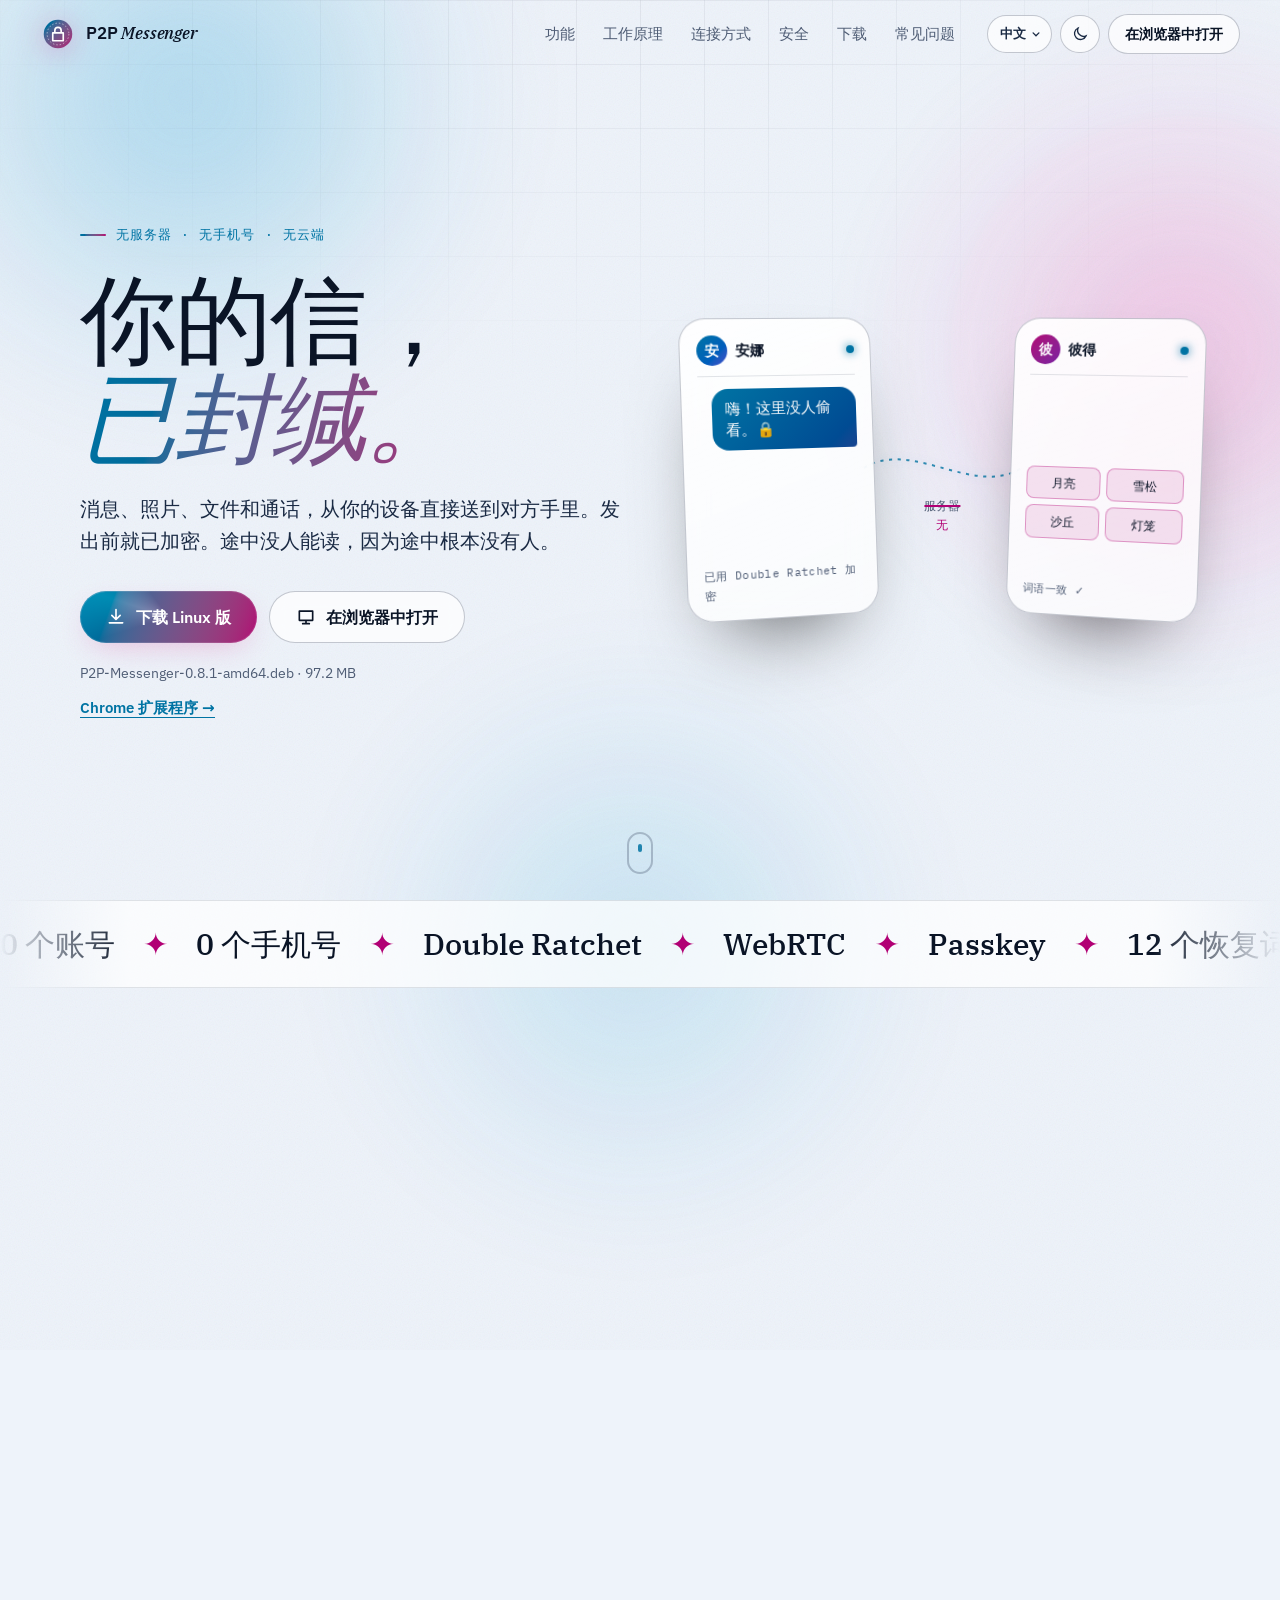
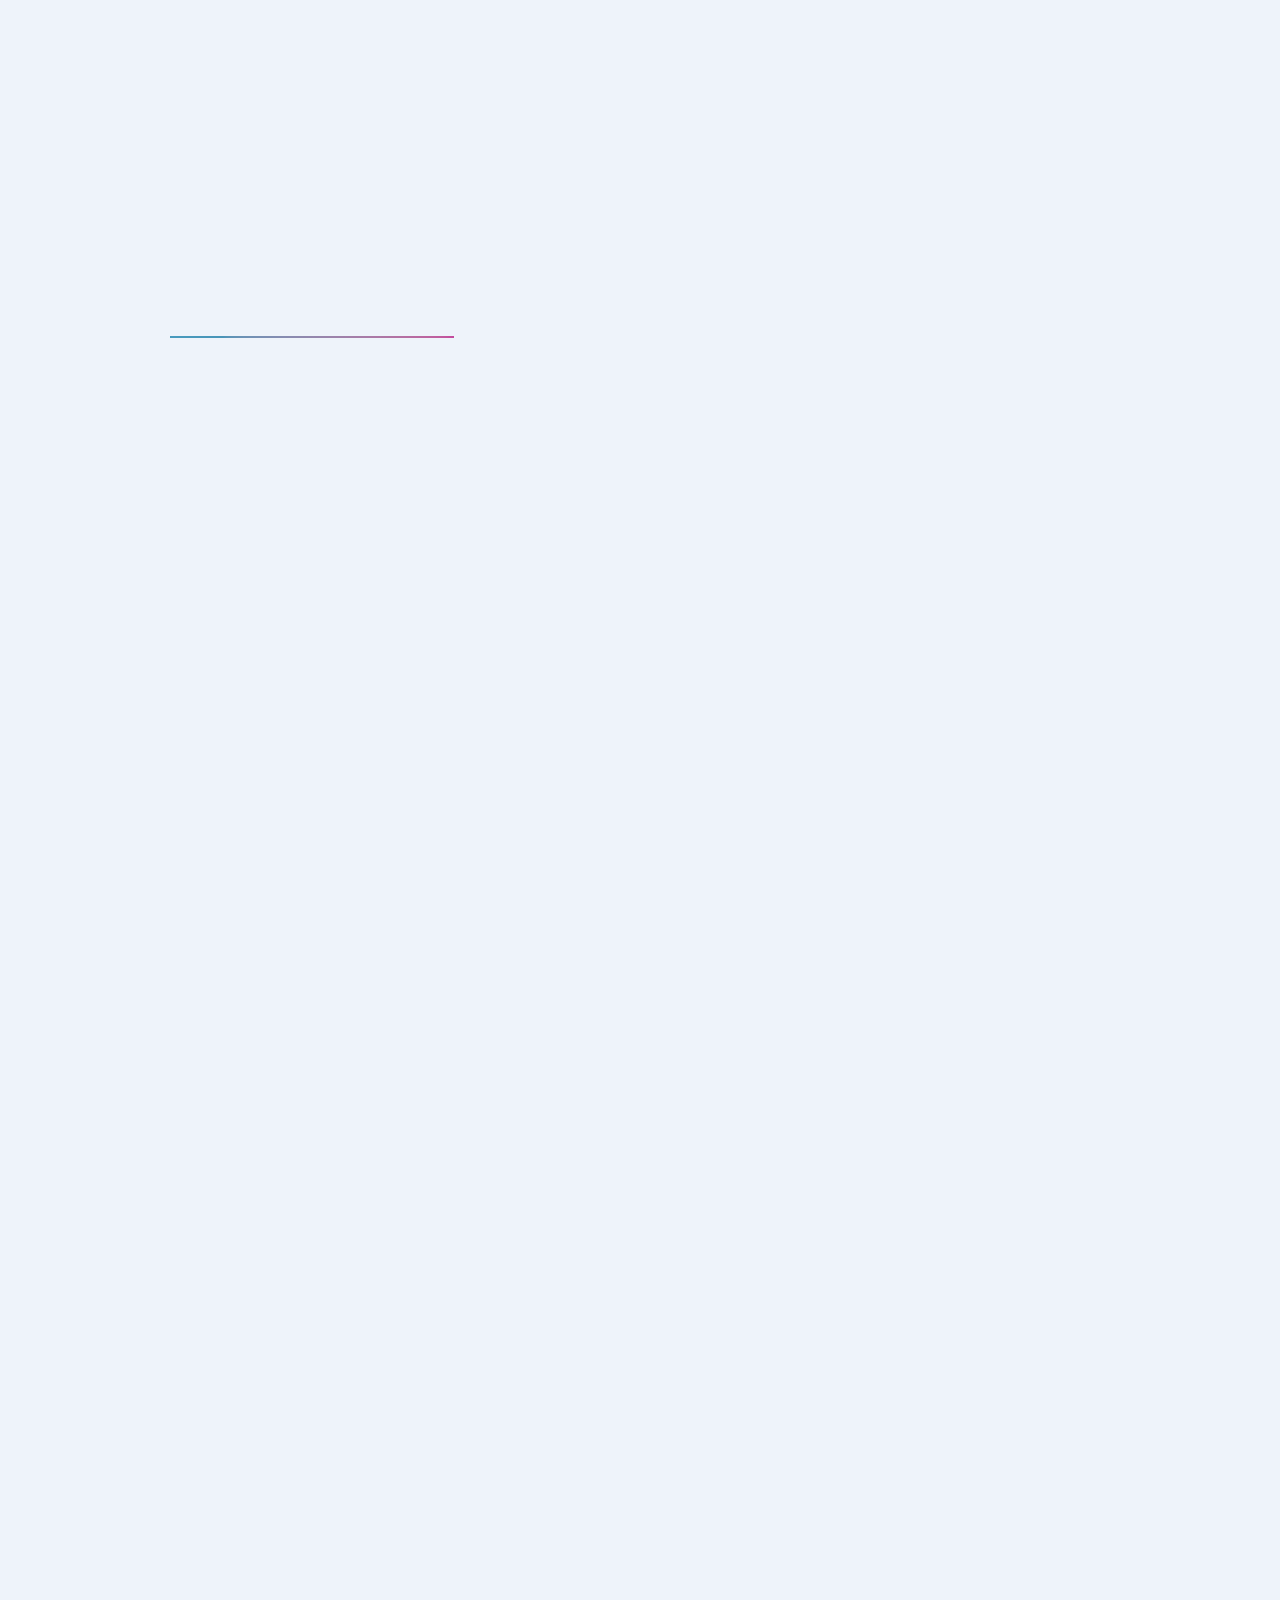
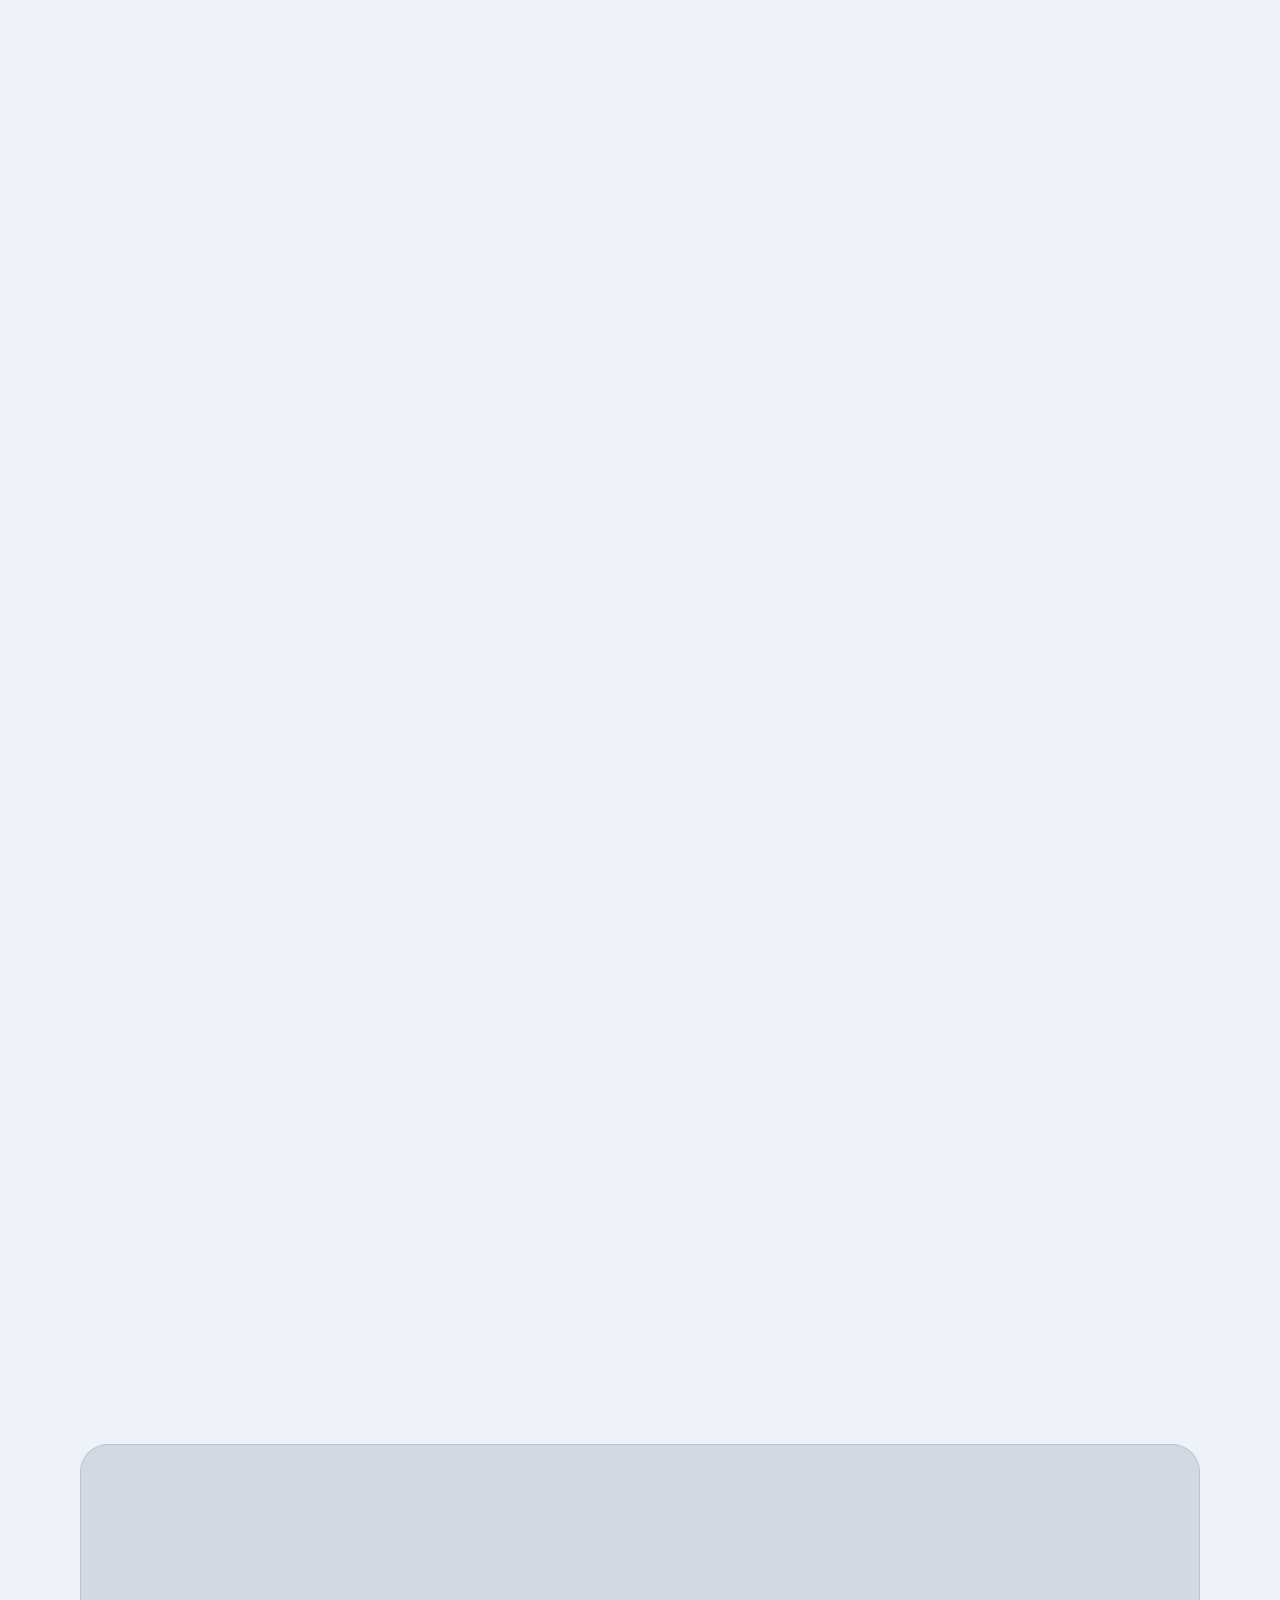
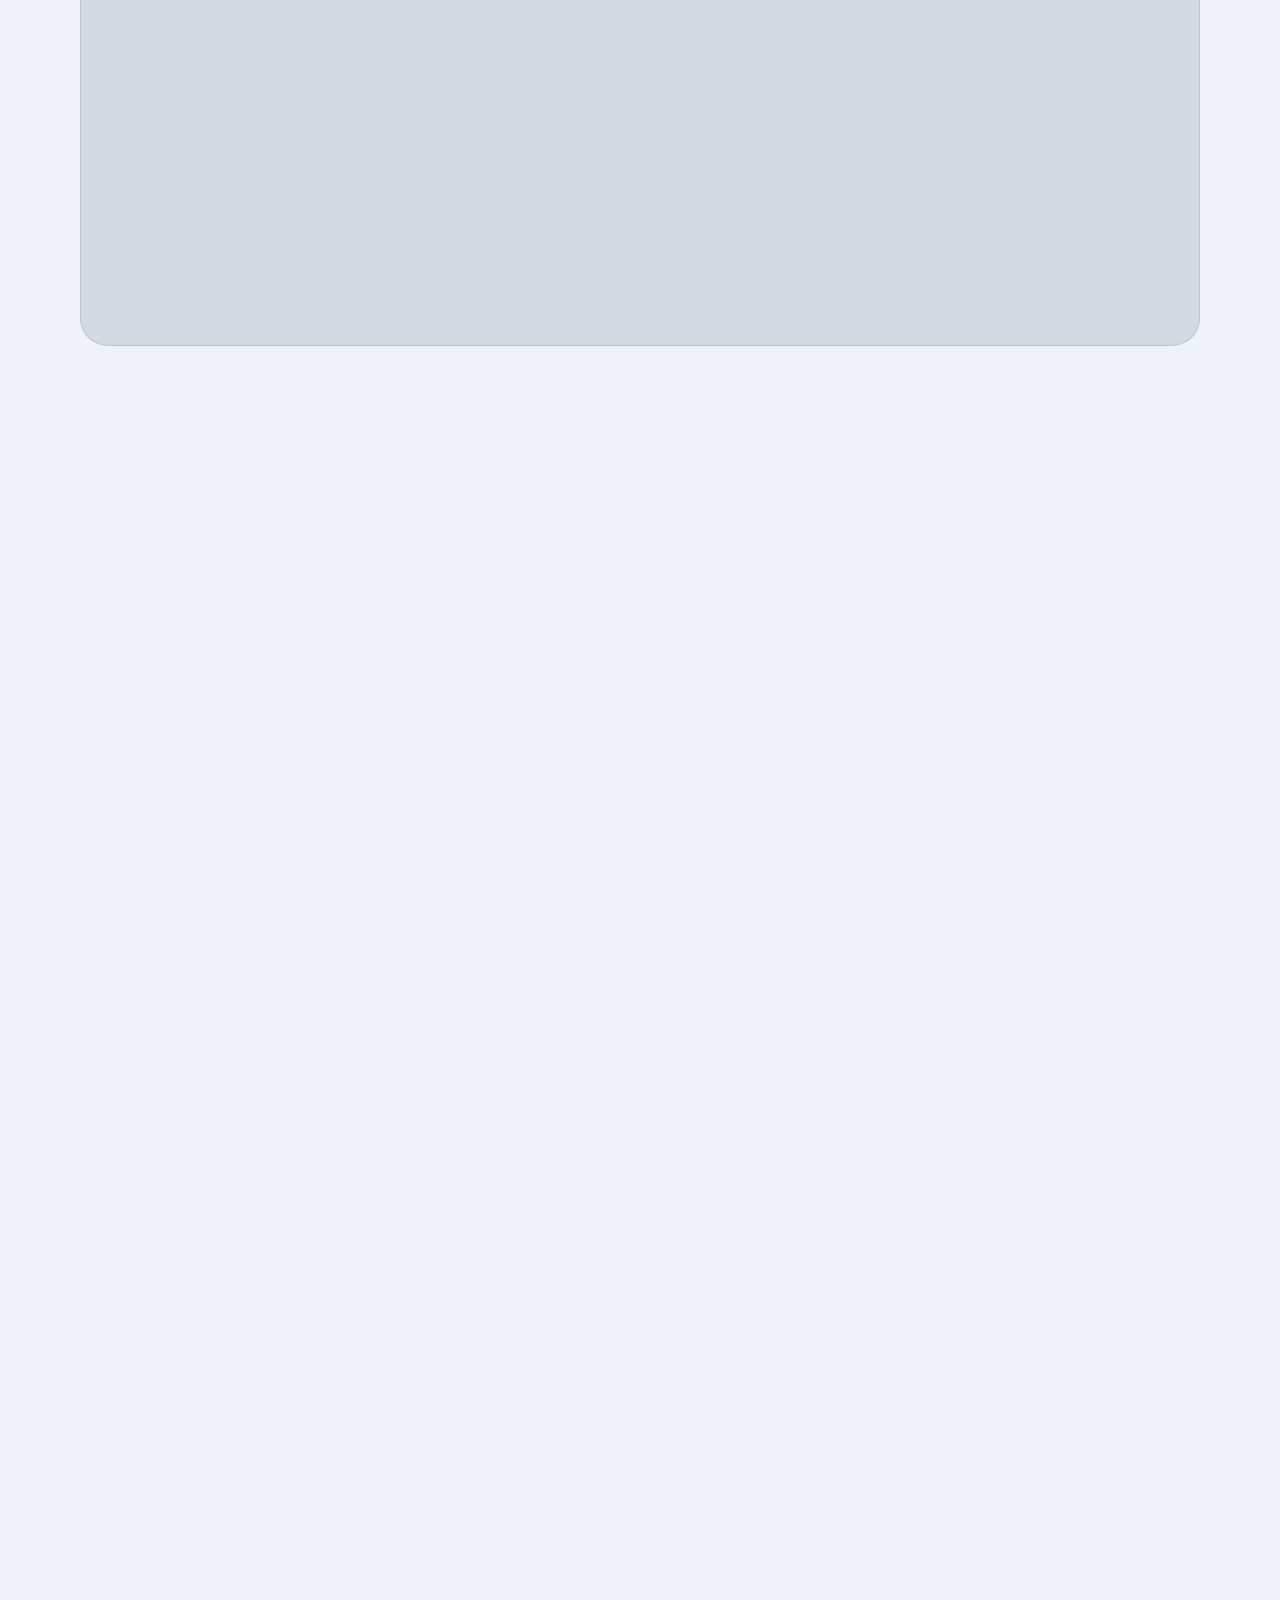
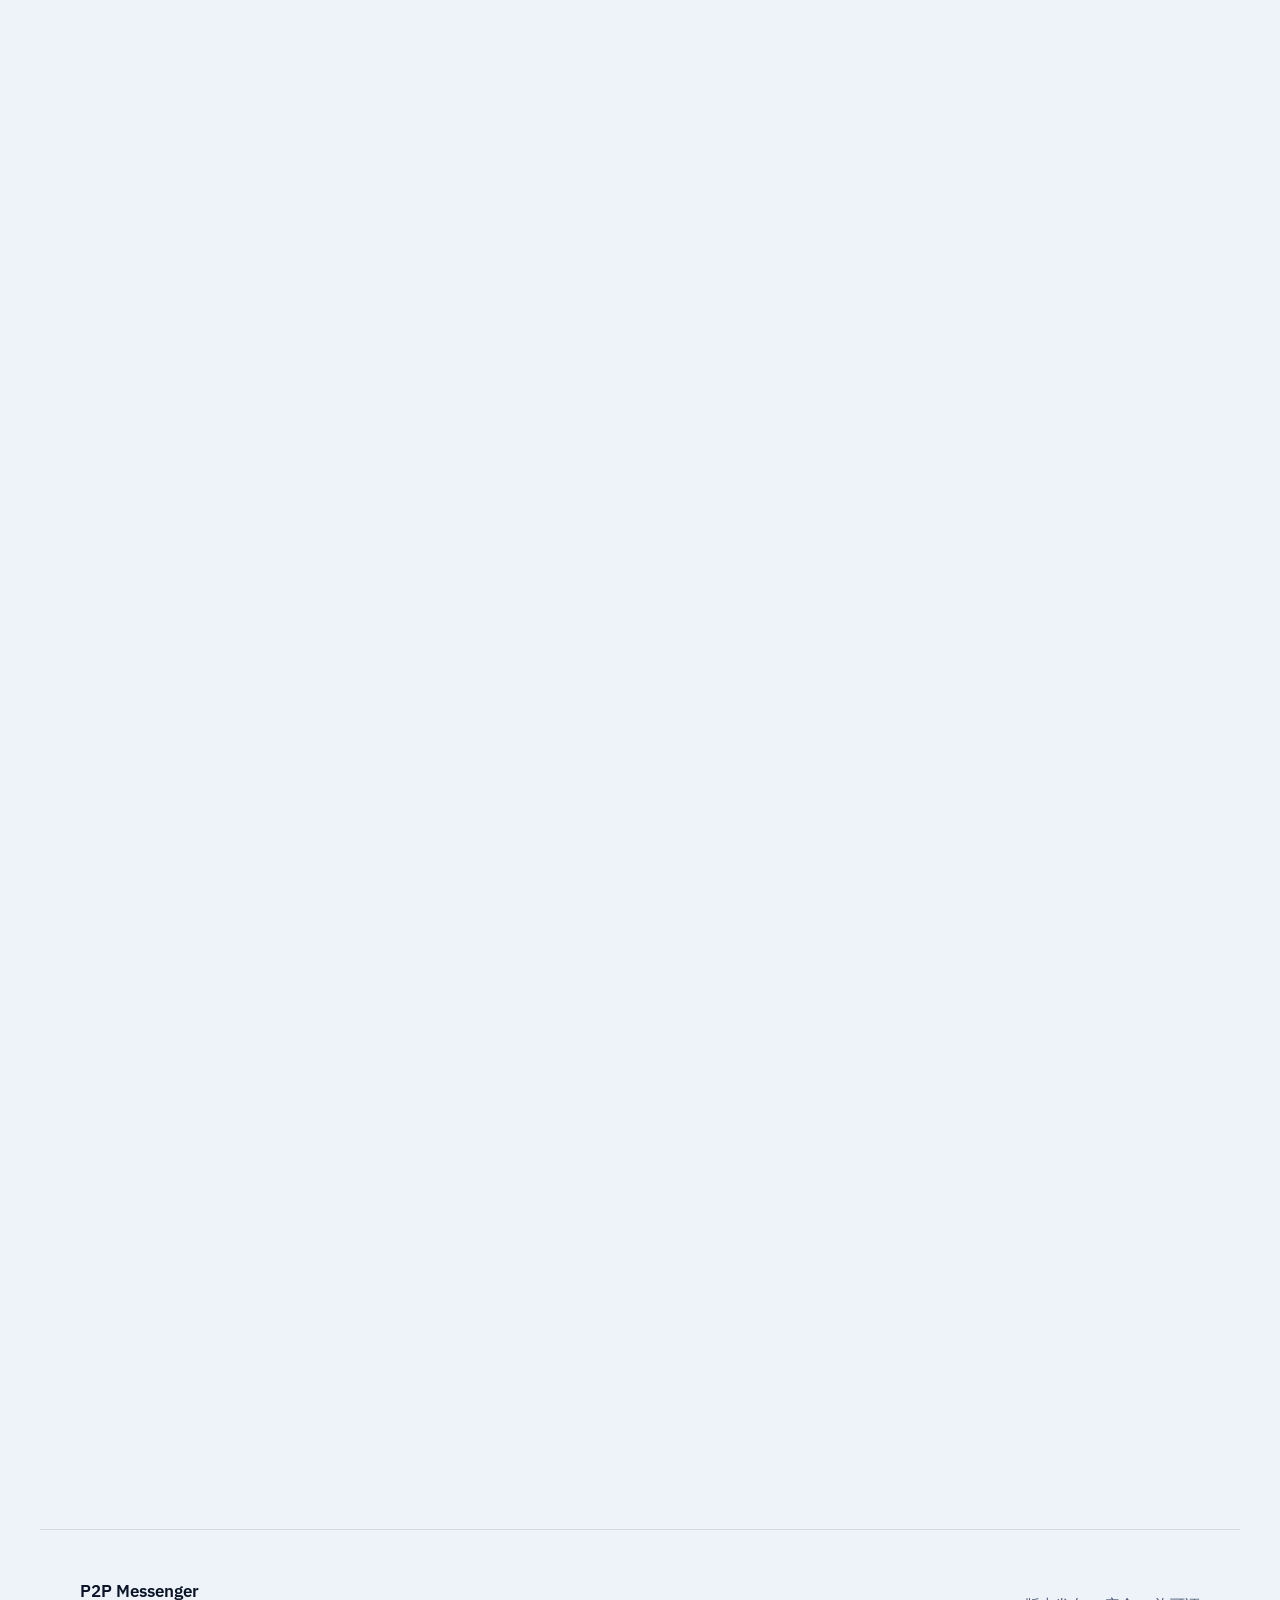
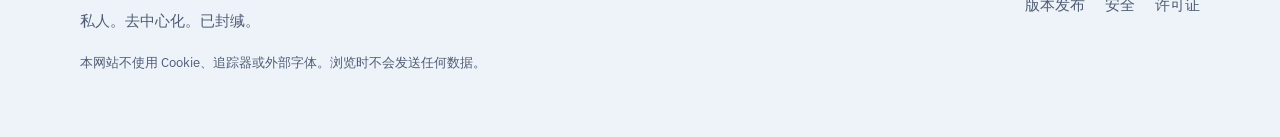
<file: zh/index.html>
<!DOCTYPE html><html lang="zh-Hans" data-theme="auto" data-root="../" data-lang="zh" data-langs="bg en es pt fr de ru zh"><head>
    <meta charset="utf-8">
    <meta name="viewport" content="width=device-width, initial-scale=1, viewport-fit=cover">
    <meta http-equiv="Content-Security-Policy" content="default-src 'self'; script-src 'self'; style-src 'self'; img-src 'self' data:; font-src 'self'; connect-src 'self'; object-src 'none'; base-uri 'self'; form-action 'none'; frame-src 'none'; worker-src 'self'; manifest-src 'self'">
    <meta name="referrer" content="strict-origin-when-cross-origin">
    <title>无需手机号、无需服务器的通讯工具 · P2P Messenger</title>
    <meta name="description" content="聊天、通话、发文件，无需手机号、邮箱或云端。点对点直连，端到端加密。支持 Windows、Linux、Android、iPhone 和浏览器。">
    <meta name="theme-color" content="#0b1220">
    <meta property="og:title" content="P2P Messenger · 你的信，已封缄。">
    <meta property="og:description" content="没有服务器，没有手机号，没有云端。点对点直连，端到端加密。">
    <meta property="og:type" content="website">
    <meta property="og:site_name" content="P2P Messenger">
    <meta property="og:locale" content="zh_CN">
    <meta name="twitter:card" content="summary_large_image">
    <link rel="icon" type="image/png" href="../icons/icon-192.png">
    <link rel="apple-touch-icon" href="../icons/icon-192.png">
    <link rel="preload" href="../fonts/ibm-plex-serif-cyrillic-500-italic.woff2" as="font" type="font/woff2" crossorigin="">
    <link rel="stylesheet" href="../site.css">
    <!-- Installed app or an old link to the app: straight to the messenger, before anything is drawn. -->
    <script src="../boot.js"></script>
    <script type="module" src="../site.js"></script>
  <link rel="canonical" href="https://dyrakarmy.online/zh/"><link rel="alternate" hreflang="bg" href="https://dyrakarmy.online/"><link rel="alternate" hreflang="en" href="https://dyrakarmy.online/en/"><link rel="alternate" hreflang="es" href="https://dyrakarmy.online/es/"><link rel="alternate" hreflang="pt-BR" href="https://dyrakarmy.online/pt/"><link rel="alternate" hreflang="fr" href="https://dyrakarmy.online/fr/"><link rel="alternate" hreflang="de" href="https://dyrakarmy.online/de/"><link rel="alternate" hreflang="ru" href="https://dyrakarmy.online/ru/"><link rel="alternate" hreflang="zh-Hans" href="https://dyrakarmy.online/zh/"><link rel="alternate" hreflang="x-default" href="https://dyrakarmy.online/"><meta property="og:url" content="https://dyrakarmy.online/zh/"><meta property="og:image" content="https://dyrakarmy.online/og-en.png"><meta property="og:image:width" content="1200"><meta property="og:image:height" content="630"><meta property="og:image:alt" content="P2P Messenger · 你的信，已封缄。"><meta property="og:locale:alternate" content="bg_BG"><meta property="og:locale:alternate" content="en_US"><meta property="og:locale:alternate" content="es_ES"><meta property="og:locale:alternate" content="pt_BR"><meta property="og:locale:alternate" content="fr_FR"><meta property="og:locale:alternate" content="de_DE"><meta property="og:locale:alternate" content="ru_RU"><script type="application/ld+json">[{"@context":"https://schema.org","@type":"SoftwareApplication","name":"P2P Messenger","applicationCategory":"CommunicationApplication","operatingSystem":"Windows, Linux, Android, iOS, Web","description":"聊天、通话、发文件，无需手机号、邮箱或云端。点对点直连，端到端加密。支持 Windows、Linux、Android、iPhone 和浏览器。","inLanguage":"zh-Hans","offers":{"@type":"Offer","price":"0","priceCurrency":"EUR"},"url":"https://dyrakarmy.online/zh/","image":"https://dyrakarmy.online/og-en.png"},{"@context":"https://schema.org","@type":"FAQPage","inLanguage":"zh-Hans","mainEntity":[{"@type":"Question","name":"真的没有服务器吗？","acceptedAnswer":{"@type":"Answer","text":"消息和文件不经过服务器，直接传输。只有在“房间”模式下才用到一台小服务器：你们相隔太远、没法扫 QR 码时，它在 10 分钟内转发它读不懂的加密数据。公共 STUN 服务器帮两台设备找到彼此，但看不到任何内容。"}},{"@type":"Question","name":"手机丢了怎么办？","acceptedAnswer":{"@type":"Answer","text":"用那 12 个词就能在新设备上恢复个人资料，所以请写在纸上。没有它们，谁都恢复不了，包括我们。"}},{"@type":"Question","name":"双方都得在线吗？","acceptedAnswer":{"@type":"Answer","text":"是的。没有服务器替你们暂存消息，所以只有双方都在线时才能送达。这就是没人替你保管消息的代价。"}},{"@type":"Question","name":"为什么有时连不上？","acceptedAnswer":{"@type":"Answer","text":"部分移动网络会拦截直连。首次连接可以试试同一个 Wi‑Fi，或在设置里添加你自己的 TURN 服务器。默认我们不使用任何第三方服务器。"}},{"@type":"Question","name":"要花钱吗？","acceptedAnswer":{"@type":"Answer","text":"完全免费。没有广告，没有订阅，也没有可以拿去卖的账号。"}},{"@type":"Question","name":"从这里下载 .exe 或 .apk 安全吗？","acceptedAnswer":{"@type":"Answer","text":"所有文件都由 GitHub 根据源代码自动构建。每个都附有 SHA-256 校验和，版本发布还附带签名的 SBOM。校验和一致，就说明文件和构建出来的一模一样。"}}]}]</script></head>
  <body>
    <a class="skip" href="#main" data-i18n="skip">跳到正文</a>

    <!-- living background: two aurora fields that follow the palette, a star grid and film grain -->
    <div class="aurora" aria-hidden="true">
      <span class="blob b1"></span><span class="blob b2"></span><span class="blob b3"></span>
    </div>
    <div class="grid-bg" aria-hidden="true"></div>
    <div class="grain" aria-hidden="true"></div>
    <div class="progress" aria-hidden="true"><span></span></div>

    <header class="bar" id="top">
      <a class="brand" href="#top" aria-label="P2P Messenger">
        <span class="seal" aria-hidden="true">
          <svg viewBox="0 0 48 48"><defs><linearGradient id="sealg" x1="0" y1="0" x2="1" y2="1"><stop offset="0" stop-color="var(--a)"></stop><stop offset="1" stop-color="var(--b)"></stop></linearGradient></defs><circle cx="24" cy="24" r="19" fill="url(#sealg)"></circle><circle cx="24" cy="24" r="14.5" fill="none" stroke="rgba(255,255,255,.55)" stroke-width="1.2" stroke-dasharray="2 2.6"></circle><path d="M17 22.5h14v10.5H17z M19.8 22.5v-3.2a4.2 4.2 0 0 1 8.4 0v3.2" fill="none" stroke="#fff" stroke-width="2.2" stroke-linejoin="round"></path></svg>
        </span>
        <span class="brand-name">P2P <em>Messenger</em></span>
      </a>
      <nav class="nav" aria-label="主菜单" data-i18n-aria="navLabel">
        <a href="#features" data-i18n="navFeatures">功能</a>
        <a href="#how" data-i18n="navHow">工作原理</a>
        <a href="#connect" data-i18n="navConnect">连接方式</a>
        <a href="#security" data-i18n="navSecurity">安全</a>
        <a href="#download" data-i18n="navDownload">下载</a>
        <a href="#faq" data-i18n="navFaq">常见问题</a>
      </nav>
      <div class="bar-tools">
        <details class="langs" data-langs-menu="">
          <summary class="chip lang" aria-label="语言" data-i18n-aria="langLabel"><span data-lang-current="">中文</span><svg viewBox="0 0 24 24" aria-hidden="true"><path d="m7 10 5 5 5-5"></path></svg></summary>
          <!-- written again for every page by scripts/site/build.mjs from site/locales.js -->
          <ul class="lang-list" data-lang-list="">
            <li><a href="../" hreflang="bg" lang="bg" data-code="bg">Български</a></li>
            <li><a href="../en/" hreflang="en" lang="en" data-code="en">English</a></li>
            <li><a href="../es/" hreflang="es" lang="es" data-code="es">Español</a></li>
            <li><a href="../pt/" hreflang="pt-BR" lang="pt-BR" data-code="pt">Português (Brasil)</a></li>
            <li><a href="../fr/" hreflang="fr" lang="fr" data-code="fr">Français</a></li>
            <li><a href="../de/" hreflang="de" lang="de" data-code="de">Deutsch</a></li>
            <li><a href="../ru/" hreflang="ru" lang="ru" data-code="ru">Русский</a></li>
            <li><a href="./" hreflang="zh-Hans" lang="zh-Hans" data-code="zh" aria-current="page">简体中文</a></li>
          </ul>
        </details>
        <button class="chip theme" type="button" data-theme-toggle="" aria-label="浅色或深色主题" data-i18n-aria="themeLabel">
          <svg viewBox="0 0 24 24" aria-hidden="true"><path class="sun" d="M12 4V2m0 20v-2m8-8h2M2 12h2m13.7-5.7 1.4-1.4M4.9 19.1l1.4-1.4m11.4 0 1.4 1.4M4.9 4.9l1.4 1.4M12 7a5 5 0 1 0 0 10 5 5 0 0 0 0-10z"></path><path class="moon" d="M20 14.5A8 8 0 0 1 9.5 4a8 8 0 1 0 10.5 10.5z"></path></svg>
        </button>
        <a class="btn btn-ghost bar-open" href="../app/" data-i18n="openApp">在浏览器中打开</a>
        <button class="burger" type="button" aria-expanded="false" aria-controls="menu" data-menu-toggle="" aria-label="菜单" data-i18n-aria="menuLabel">
          <span></span><span></span><span></span>
        </button>
      </div>
    </header>

    <!-- full-screen menu (phones, and the "Меню" button on any size) -->
    <div class="menu" id="menu" hidden="">
      <nav aria-label="菜单" data-i18n-aria="menuLabel">
        <a href="#features"><small>01</small><span data-i18n="navFeatures">功能</span></a>
        <a href="#how"><small>02</small><span data-i18n="navHow">工作原理</span></a>
        <a href="#connect"><small>03</small><span data-i18n="navConnect">连接方式</span></a>
        <a href="#security"><small>04</small><span data-i18n="navSecurity">安全</span></a>
        <a href="#download"><small>05</small><span data-i18n="navDownload">下载</span></a>
        <a href="#faq"><small>06</small><span data-i18n="navFaq">常见问题</span></a>
      </nav>
      <div class="menu-quick">
        <p data-i18n="menuQuick">直接下载：</p>
        <div class="menu-os">
          <a href="#dl-windows" data-os-jump="windows">Windows</a>
          <a href="#dl-linux" data-os-jump="linux">Linux</a>
          <a href="#dl-android" data-os-jump="android">Android</a>
          <a href="#dl-ios" data-os-jump="ios">iPhone</a>
          <a href="../app/" data-i18n="osWeb">浏览器</a>
        </div>
      </div>
    </div>

    <main id="main">
      <!-- ================= HERO ================= -->
      <section class="hero" data-palette="0">
        <div class="hero-copy">
          <p class="kicker reveal" data-i18n="heroKicker">无服务器 · 无手机号 · 无云端</p>
          <h1 class="reveal" data-i18n-html="heroTitle">你的信，<br><em>已封缄。</em></h1>
          <p class="lead reveal" data-i18n="heroLead">消息、照片、文件和通话，从你的设备直接送到对方手里。发出前就已加密。途中没人能读，因为途中根本没有人。</p>
          <div class="cta reveal">
            <a class="btn btn-main magnet" href="#download" data-primary-download="">
              <span class="btn-glow" aria-hidden="true"></span>
              <svg viewBox="0 0 24 24" aria-hidden="true"><path d="M12 3v12m0 0-5-5m5 5 5-5M4 19h16"></path></svg>
              <span data-primary-label="" data-i18n="ctaDownload">免费下载</span>
            </a>
            <a class="btn btn-ghost" href="../app/">
              <svg viewBox="0 0 24 24" aria-hidden="true"><path d="M4 5h16v11H4zM8 20h8M12 16v4"></path></svg>
              <span data-i18n="openApp">在浏览器中打开</span>
            </a>
          </div>
          <p class="cta-note reveal" data-primary-note="" data-i18n="ctaNote">无需账号 · Windows、Linux、Android、iPhone 和浏览器</p>
          <p class="ext-link reveal"><a href="#download" data-open-tab="extension" data-i18n="extHeroLink">Chrome 扩展程序 →</a></p>
        </div>

        <!-- the live demo: a message is sealed, travels with nobody in between, and is opened -->
        <div class="demo reveal" aria-label="演示：一条消息被加密、直接传送、再被解密" data-i18n-aria="demoLabel" role="img">
          <div class="device left">
            <div class="device-top"><span class="avatar a1" data-i18n="demoInitA">安</span><b data-i18n="demoA">安娜</b><i class="dot"></i></div>
            <div class="bubble out" data-demo-out="">Здрасти! Тук никой не чете. 🔒</div>
            <div class="cipher" data-demo-cipher="" aria-hidden="true"></div>
            <div class="device-foot mono" data-i18n="demoSealed">已用 Double Ratchet 加密</div>
          </div>
          <div class="wire" aria-hidden="true">
            <svg viewBox="0 0 200 60" preserveAspectRatio="none"><path id="wirepath" d="M0 30 C 60 0, 140 60, 200 30"></path></svg>
            <span class="packet" data-demo-packet=""></span>
            <span class="no-server"><s data-i18n="demoServer">服务器</s><b data-i18n="demoNone">无</b></span>
          </div>
          <div class="device right">
            <div class="device-top"><span class="avatar a2" data-i18n="demoInitB">彼</span><b data-i18n="demoB">彼得</b><i class="dot"></i></div>
            <div class="bubble in" data-demo-in="" aria-live="off"></div>
            <div class="words mono" aria-hidden="true" data-i18n-html="demoWords"><span>月亮</span><span>雪松</span><span>沙丘</span><span>灯笼</span></div>
            <div class="device-foot mono" data-i18n="demoVerified">词语一致 ✓</div>
          </div>
        </div>
        <a class="scroll-hint" href="#numbers" aria-label="向下滚动" data-i18n-aria="scrollDown"><span></span></a>
      </section>

      <!-- ================= MARQUEE ================= -->
      <div class="marquee" aria-hidden="true">
        <div class="track" data-marquee="" data-i18n-html="marquee"><span>0 个账号</span><span>✦</span><span>0 个手机号</span><span>✦</span><span>Double Ratchet</span><span>✦</span><span>WebRTC</span><span>✦</span><span>Passkey</span><span>✦</span><span>12 个恢复词</span><span>✦</span><span>AES-GCM 本地加密</span><span>✦</span><span>SHA-256 + SBOM</span><span>✦</span></div>
      </div>

      <!-- ================= NUMBERS ================= -->
      <section class="numbers" id="numbers" data-palette="1" aria-label="数字一览" data-i18n-aria="numbersLabel">
        <div class="stat reveal"><b data-count="0">0</b><span data-i18n="stat0">台服务器保存你的消息</span></div>
        <div class="stat reveal"><b data-count="100" data-suffix=" MB">100 MB</b><span data-i18n="stat1">单个文件，直接传，不经云端</span></div>
        <div class="stat reveal"><b data-count="9">9</b><span data-i18n="stat2">人的加密群聊</span></div>
        <div class="stat reveal"><b data-count="12">12</b><span data-i18n="stat3">个词守护你的全部资料</span></div>
      </section>

      <!-- ================= FEATURES ================= -->
      <section class="features" id="features" data-palette="2">
        <header class="sec-head reveal">
          <p class="kicker" data-i18n="featKicker">功能</p>
          <h2 data-i18n-html="featTitle">通讯工具该有的，都有。<br><em>只是没有中间人。</em></h2>
        </header>
        <div class="bento">
          <article class="card big reveal" data-tilt="">
            <div class="card-ico"><svg viewBox="0 0 24 24"><path d="M12 2l8 4v6c0 5-3.5 8.5-8 10-4.5-1.5-8-5-8-10V6z"></path><path d="M8.5 12l2.5 2.5 4.5-5"></path></svg></div>
            <h3 data-i18n="f1t">端到端加密</h3>
            <p data-i18n="f1p">每条消息都用新密钥（Double Ratchet）。就算有人拿到一把密钥，之前和之后的消息依然锁得好好的。</p>
            <div class="card-art ratchet" aria-hidden="true"><i></i><i></i><i></i><i></i><i></i><i></i></div>
          </article>
          <article class="card reveal" data-tilt="">
            <div class="card-ico"><svg viewBox="0 0 24 24"><circle cx="8" cy="8" r="4"></circle><path d="M11 11l9 9m-4-4 2-2m-5-1 2-2"></path></svg></div>
            <h3 data-i18n="f2t">无需注册</h3>
            <p data-i18n="f2p">在你的设备上用 passkey 或密码即可。不要邮箱，不要手机号，不要短信验证码。</p>
          </article>
          <article class="card reveal" data-tilt="">
            <div class="card-ico"><svg viewBox="0 0 24 24"><path d="M3 3h7v7H3zM14 3h7v7h-7zM3 14h7v7H3z"></path><path d="M14 14h3v3h-3zM18 18h3v3h-3z"></path></svg></div>
            <h3 data-i18n="f3t">七种连接方式</h3>
            <p data-i18n="f3p">当面二维码、远程短码、蓝牙、声音、光线、共同好友，或通过任意聊天软件发送邀请。码里的词永远不会到达服务器。</p>
          </article>
          <article class="card reveal" data-tilt="">
            <div class="card-ico"><svg viewBox="0 0 24 24"><path d="M14 3H6v18h12V7z"></path><path d="M14 3v4h4M12 10v6m-3-3 3 3 3-3"></path></svg></div>
            <h3 data-i18n="f4t">文件最大 100 MB</h3>
            <p data-i18n="f4p">视频、文档、音乐，内置播放器。连接中断后，文件会从中断处继续。按 Ctrl+V 粘贴图片。</p>
          </article>
          <article class="card reveal" data-tilt="">
            <div class="card-ico"><svg viewBox="0 0 24 24"><path d="M5 4h4l2 5-2.5 1.5a11 11 0 0 0 5 5L15 13l5 2v4a2 2 0 0 1-2 2A16 16 0 0 1 3 6a2 2 0 0 1 2-2"></path></svg></div>
            <h3 data-i18n="f5t">语音和视频通话</h3>
            <p data-i18n="f5p">走同一条直连通道，全程加密（DTLS-SRTP）。可切换摄像头、共享屏幕、查看连接质量。网络切换时通话不中断。</p>
          </article>
          <article class="card wide reveal" data-tilt="">
            <div class="card-ico"><svg viewBox="0 0 24 24"><circle cx="9" cy="8" r="3.2"></circle><circle cx="17" cy="9" r="2.6"></circle><path d="M3 20a6 6 0 0 1 12 0M14.5 20a4.5 4.5 0 0 1 7-3.8"></path></svg></div>
            <h3 data-i18n="f6t">最多 9 人群聊</h3>
            <p data-i18n="f6p">管理员、群名和群头像、GIF 都有。新成员看不到旧记录，被移出的人即使离线也会失去访问权。</p>
            <div class="card-art orbit" aria-hidden="true"><i></i><i></i><i></i><i></i><i></i></div>
          </article>
          <article class="card reveal" data-tilt="">
            <div class="card-ico"><svg viewBox="0 0 24 24"><path d="M4 7h16M4 12h16M4 17h10"></path></svg></div>
            <h3 data-i18n="f7t">12 个词，一切找回</h3>
            <p data-i18n="f7p">抄下来一次就好。换新设备时，用它们找回你的个人资料。</p>
          </article>
          <article class="card reveal" data-tilt="">
            <div class="card-ico"><svg viewBox="0 0 24 24"><rect x="3" y="4" width="11" height="16" rx="2"></rect><rect x="15" y="8" width="6" height="12" rx="1.5"></rect><path d="M8 17h1"></path></svg></div>
            <h3 data-i18n="f8t">迁移到新设备</h3>
            <p data-i18n="f8p">用新设备扫一下旧手机上的 QR 码，个人资料就会加密迁移过去。</p>
          </article>
          <article class="card wide reveal" data-tilt="">
            <div class="card-ico"><svg viewBox="0 0 24 24"><circle cx="12" cy="13" r="8"></circle><path d="M12 9v4l2.5 2.5M9.5 2.5h5"></path></svg></div>
            <h3 data-i18n="f9t">阅后即焚</h3>
            <p data-i18n="f9p">每个聊天都可设定时：5 分钟、1 小时、1 天或 1 周。消息和文件会从双方手机上消失。</p>
          </article>
          <article class="card wide reveal" data-tilt="">
            <div class="card-ico"><svg viewBox="0 0 24 24"><rect x="5" y="10" width="14" height="11" rx="2"></rect><path d="M8 10V7a4 4 0 0 1 8 0v3M12 14v3"></path></svg></div>
            <h3 data-i18n="f10t">自动锁定与紧急按钮</h3>
            <p data-i18n="f10p">应用会在你设定的时间后或转入后台时自动锁定。确认一次即可从设备上删除资料、联系人和聊天记录。</p>
          </article>
          <article class="card wide reveal" data-tilt="">
            <div class="card-ico"><svg viewBox="0 0 24 24"><circle cx="11" cy="11" r="6.5"></circle><path d="M16 16l5 5M8.5 11h5M11 8.5v5"></path></svg></div>
            <h3 data-i18n="f11t">自动重新找到对方</h3>
            <p data-i18n="f11p">可选：已认识的联系人无需新的 QR 码即可连接。公共 Nostr 中继只传输加密文本，话题每 15 分钟更换一次。默认关闭。</p>
          </article>
          <article class="card wide reveal" data-tilt="">
            <div class="card-ico"><svg viewBox="0 0 24 24"><path d="M6 3h9l4 4v14H6z"></path><path d="M15 3v4h4M9 12h7M9 16h7"></path></svg></div>
            <h3 data-i18n="f12t">开放协议</h3>
            <p data-i18n="f12p">公开的协议规范和威胁模型，也写明了它防不了什么。漏洞可私下报告，90 天内公开披露。</p>
          </article>
        </div>
      </section>

      <!-- ================= HOW ================= -->
      <section class="how" id="how" data-palette="3">
        <header class="sec-head reveal">
          <p class="kicker" data-i18n="howKicker">工作原理</p>
          <h2 data-i18n-html="howTitle">三步搞定。<br><em>零账号。</em></h2>
        </header>
        <ol class="steps">
          <li class="step reveal">
            <span class="step-n">1</span>
            <h3 data-i18n="s1t">创建个人资料</h3>
            <p data-i18n="s1p">点一下就好。密钥在你的设备上生成，永远不会离开。记得抄下那 12 个词。</p>
          </li>
          <li class="step reveal">
            <span class="step-n">2</span>
            <h3 data-i18n="s2t">建立连接</h3>
            <p data-i18n="s2p">七种方式任选其一：二维码、短码、蓝牙、声音、光线、共同好友或邀请。两台设备之间的连接是直连的（WebRTC）。</p>
          </li>
          <li class="step reveal">
            <span class="step-n">3</span>
            <h3 data-i18n="s3t">核对词语</h3>
            <p data-i18n="s3p">你们会看到同样的几个词。一致就说明中间没人。搞定，开聊吧。</p>
          </li>
        </ol>
        <div class="versus reveal">
          <div class="vs-col old">
            <p class="vs-h" data-i18n="vsOld">普通通讯工具</p>
            <div class="vs-diagram" aria-hidden="true"><span class="node">📱</span><span class="line"></span><span class="node srv">🗄️</span><span class="line"></span><span class="node">📱</span></div>
            <ul>
              <li data-i18n="vsOld1">账号绑定手机号</li>
              <li data-i18n="vsOld2">消息经过他们的服务器</li>
              <li data-i18n="vsOld3">谁在何时和谁聊天，他们都记着</li>
            </ul>
          </div>
          <div class="vs-col new">
            <p class="vs-h" data-i18n="vsNew">P2P Messenger</p>
            <div class="vs-diagram" aria-hidden="true"><span class="node">📱</span><span class="line live"></span><span class="node">📱</span></div>
            <ul>
              <li data-i18n="vsNew1">不要手机号，不要邮箱</li>
              <li data-i18n="vsNew2">设备到设备，直接送达</li>
              <li data-i18n="vsNew3">聊天记录留在你这里，加密保存</li>
            </ul>
          </div>
        </div>
      </section>

      <!-- ================= CONNECT: seven ways ================= -->
      <section class="connect" id="connect" data-palette="8">
        <header class="sec-head reveal">
          <p class="kicker" data-i18n="connKicker">连接方式</p>
          <h2 data-i18n-html="connTitle">七种连接方式。<br><em>选适合你的。</em></h2>
          <p class="sec-lead" data-i18n="connLead">每种方式传递邀请的途径不同。连接之后，七种方式都要核对同样的 12 个安全词：一致，就说明中间没有别人。</p>
        </header>
        <div class="ways">
          <article class="card way reveal" data-tilt="" data-way="qr">
            <div class="way-art" aria-hidden="true">
              <svg class="art" viewBox="0 0 240 120" focusable="false">
                <g class="ph"><rect x="52" y="14" width="44" height="88" rx="9"></rect><rect class="scr" x="57" y="24" width="34" height="68" rx="4"></rect></g>
                <g class="ph"><rect x="144" y="14" width="44" height="88" rx="9"></rect><rect class="scr" x="149" y="24" width="34" height="68" rx="4"></rect></g>
                <g class="qr an qr-l"><rect x="63" y="46" width="8" height="8"></rect><rect x="73" y="46" width="8" height="8"></rect><rect x="63" y="56" width="8" height="8"></rect><rect x="73" y="66" width="8" height="8"></rect><rect x="63" y="66" width="8" height="8"></rect><rect x="73" y="56" width="8" height="8" class="dim"></rect></g>
                <g class="qr an qr-r"><rect x="155" y="46" width="8" height="8"></rect><rect x="165" y="56" width="8" height="8"></rect><rect x="155" y="56" width="8" height="8" class="dim"></rect><rect x="165" y="46" width="8" height="8"></rect><rect x="155" y="66" width="8" height="8"></rect><rect x="165" y="66" width="8" height="8" class="dim"></rect></g>
                <rect class="scan an" x="60" y="40" width="28" height="2.5" rx="1.2"></rect>
                <rect class="scan scan-r an" x="152" y="40" width="28" height="2.5" rx="1.2"></rect>
                <g class="ok an"><circle cx="120" cy="58" r="12"></circle><path d="M114 58.5l4.2 4.2 7.8-8.4"></path></g>
              </svg>
            </div>
            <span class="way-n mono" aria-hidden="true">01</span>
            <h3 data-i18n="w1t">当面扫码</h3>
            <p data-i18n="w1p">两部手机互相展示并扫描对方的二维码。邀请是码里的签名文本，全程不经过任何服务器（本地模式）。</p>
            <p class="way-when"><b data-i18n="wayWhen">适用于：</b> <span data-i18n="w1w">你们在同一个地方时。</span></p>
          </article>

          <article class="card way reveal" data-tilt="" data-way="code">
            <div class="way-art" aria-hidden="true">
              <svg class="art" viewBox="0 0 240 120" focusable="false">
                <path class="arc" d="M38 104 Q120 124 202 104"></path>
                <circle class="say an" cx="79" cy="111.5" r="3.6"></circle><circle class="say an" cx="120" cy="114" r="3.6"></circle><circle class="say an" cx="161" cy="111.5" r="3.6"></circle>
                <g class="ph"><rect x="16" y="10" width="44" height="86" rx="9"></rect><rect class="scr" x="21" y="20" width="34" height="66" rx="4"></rect></g>
                <g class="ph"><rect x="180" y="10" width="44" height="86" rx="9"></rect><rect class="scr" x="185" y="20" width="34" height="66" rx="4"></rect></g>
                <g class="chips"><rect class="cd an" x="92" y="12" width="8" height="11" rx="2"></rect><rect class="cd an" x="104" y="12" width="8" height="11" rx="2"></rect><rect class="cd an" x="116" y="12" width="8" height="11" rx="2"></rect><rect class="cd an" x="128" y="12" width="8" height="11" rx="2"></rect><rect class="cd an" x="140" y="12" width="8" height="11" rx="2"></rect></g>
                <g class="box"><rect x="102" y="38" width="36" height="34" rx="7"></rect><path d="M110 50h20M110 58h20M110 66h12"></path></g>
                <rect class="pkt an" x="64" y="49" width="15" height="11" rx="3"></rect>
              </svg>
            </div>
            <span class="way-n mono" aria-hidden="true">02</span>
            <h3 data-i18n="w2t">远程短码</h3>
            <p data-i18n="w2p">一方开一个房间，电话里说出 5 位字符码和 3 个词。服务器只看到房间号和密文；密钥由这几个词生成（CPace PAKE）。</p>
            <p class="way-when"><b data-i18n="wayWhen">适用于：</b> <span data-i18n="w2w">你们相隔很远但能通话时。</span></p>
          </article>

          <article class="card way reveal" data-tilt="" data-way="ble">
            <div class="way-art" aria-hidden="true">
              <svg class="art" viewBox="0 0 240 120" focusable="false">
                <circle class="ring an" cx="120" cy="58" r="14"></circle><circle class="ring r2 an" cx="120" cy="58" r="14"></circle><circle class="ring r3 an" cx="120" cy="58" r="14"></circle>
                <g class="ph"><rect x="52" y="14" width="44" height="88" rx="9"></rect><rect class="scr" x="57" y="24" width="34" height="68" rx="4"></rect></g>
                <g class="ph"><rect x="144" y="14" width="44" height="88" rx="9"></rect><rect class="scr" x="149" y="24" width="34" height="68" rx="4"></rect></g>
                <g class="bt an"><circle cx="120" cy="58" r="15"></circle><path d="M114 52l12 12-6 5V47l6 5-12 12"></path></g>
                <circle class="blip an" cx="74" cy="58" r="4"></circle><circle class="blip b2 an" cx="166" cy="58" r="4"></circle>
              </svg>
            </div>
            <span class="way-n mono" aria-hidden="true">03</span>
            <h3 data-i18n="w3t">蓝牙</h3>
            <p data-i18n="w3p">两部手机靠在一起，通过低功耗蓝牙传递邀请。仅限 Android 和 iPhone 应用，浏览器不支持。</p>
            <p class="way-when"><b data-i18n="wayWhen">适用于：</b> <span data-i18n="w3w">你们离得很近、不想扫码时。</span></p>
          </article>

          <article class="card way reveal" data-tilt="" data-way="sound">
            <div class="way-art" aria-hidden="true">
              <svg class="art" viewBox="0 0 240 120" focusable="false">
                <g class="ph"><rect x="30" y="14" width="44" height="88" rx="9"></rect><rect class="scr" x="35" y="24" width="34" height="68" rx="4"></rect></g>
                <g class="ph"><rect x="166" y="14" width="44" height="88" rx="9"></rect><rect class="scr" x="171" y="24" width="34" height="68" rx="4"></rect></g>
                <g class="qr"><rect x="41" y="44" width="8" height="8"></rect><rect x="51" y="44" width="8" height="8"></rect><rect x="41" y="54" width="8" height="8"></rect><rect x="51" y="64" width="8" height="8"></rect><rect x="41" y="64" width="8" height="8"></rect><rect x="51" y="54" width="8" height="8" class="dim"></rect></g>
                <circle class="mic an" cx="52" cy="82" r="3.2"></circle>
                <g class="eq"><rect class="eqb an" x="175" y="54" width="3.4" height="14" rx="1.7"></rect><rect class="eqb b2 an" x="181" y="54" width="3.4" height="14" rx="1.7"></rect><rect class="eqb b3 an" x="187" y="54" width="3.4" height="14" rx="1.7"></rect><rect class="eqb b4 an" x="193" y="54" width="3.4" height="14" rx="1.7"></rect><rect class="eqb b5 an" x="199" y="54" width="3.4" height="14" rx="1.7"></rect></g>
                <path class="wave an" d="M156 46q-9 12 0 24"></path><path class="wave w2 an" d="M156 46q-9 12 0 24"></path><path class="wave w3 an" d="M156 46q-9 12 0 24"></path>
              </svg>
            </div>
            <span class="way-n mono" aria-hidden="true">04</span>
            <span class="way-new" data-i18n="wayNew">新</span>
            <h3 data-i18n="w4t">二维码 + 声音</h3>
            <p data-i18n="w4p">一部手机显示二维码，另一部用扬声器发出约 15 秒的短声音作答，前一部用麦克风收听。不用再扫第二个码。</p>
            <p class="way-when"><b data-i18n="wayWhen">适用于：</b> <span data-i18n="w4w">你们在一起，而且环境比较安静时。</span></p>
          </article>

          <article class="card way reveal" data-tilt="" data-way="light">
            <div class="way-art" aria-hidden="true">
              <svg class="art" viewBox="0 0 240 120" focusable="false">
                <g class="ph"><rect x="30" y="14" width="44" height="88" rx="9"></rect><rect class="scr" x="35" y="24" width="34" height="68" rx="4"></rect></g>
                <g class="ph"><rect x="166" y="14" width="44" height="88" rx="9"></rect><rect class="scr" x="171" y="24" width="34" height="68" rx="4"></rect></g>
                <g class="cells"><rect class="lc c1 an" x="36.4" y="45" width="6" height="6" rx="1.4"></rect><rect class="lc c2 an" x="44.8" y="45" width="6" height="6" rx="1.4"></rect><rect class="lc c3 an" x="53.2" y="45" width="6" height="6" rx="1.4"></rect><rect class="lc c2 an" x="61.6" y="45" width="6" height="6" rx="1.4"></rect><rect class="lc c3 an" x="36.4" y="53.4" width="6" height="6" rx="1.4"></rect><rect class="lc c1 an" x="44.8" y="53.4" width="6" height="6" rx="1.4"></rect><rect class="lc c2 an" x="53.2" y="53.4" width="6" height="6" rx="1.4"></rect><rect class="lc c1 an" x="61.6" y="53.4" width="6" height="6" rx="1.4"></rect><rect class="lc c2 an" x="36.4" y="61.8" width="6" height="6" rx="1.4"></rect><rect class="lc c3 an" x="44.8" y="61.8" width="6" height="6" rx="1.4"></rect><rect class="lc c1 an" x="53.2" y="61.8" width="6" height="6" rx="1.4"></rect><rect class="lc c3 an" x="61.6" y="61.8" width="6" height="6" rx="1.4"></rect><rect class="lc c1 an" x="36.4" y="70.2" width="6" height="6" rx="1.4"></rect><rect class="lc c2 an" x="44.8" y="70.2" width="6" height="6" rx="1.4"></rect><rect class="lc c3 an" x="53.2" y="70.2" width="6" height="6" rx="1.4"></rect><rect class="lc c2 an" x="61.6" y="70.2" width="6" height="6" rx="1.4"></rect></g>
                <path class="ray an" d="M80 48L158 38"></path><path class="ray r2 an" d="M80 58H158"></path><path class="ray r3 an" d="M80 68L158 78"></path>
                <g class="vf an"><path d="M176 40v-6h6M200 34h6v6M206 78v6h-6M182 84h-6v-6"></path><circle cx="191" cy="59" r="3.4"></circle></g>
                <circle class="lens" cx="188" cy="19" r="1.8"></circle>
              </svg>
            </div>
            <span class="way-n mono" aria-hidden="true">05</span>
            <span class="way-new" data-i18n="wayNew">新</span>
            <h3 data-i18n="w7t">二维码 + 光线</h3>
            <p data-i18n="w7p">一部手机显示二维码，另一部扫描后，在屏幕上用缓慢变化的彩色方块动画（5–8 秒）回应，第一部用摄像头读取。每秒最多变化 3 次，不含红色，开始前会有提示。</p>
            <p class="way-when"><b data-i18n="wayWhen">适用于：</b> <span data-i18n="w7w">你们在一起，但环境嘈杂。</span></p>
          </article>

          <article class="card way reveal" data-tilt="" data-way="friend">
            <div class="way-art" aria-hidden="true">
              <svg class="art" viewBox="0 0 240 120" focusable="false">
                <path class="ln l1 an" d="M120 36L58 86"></path><path class="ln l2 an" d="M120 36L182 86"></path>
                <path class="ln dash l3 an" d="M70 92H170"></path>
                <circle class="pdot d1 an" cx="120" cy="36" r="4.5"></circle><circle class="pdot d2 an" cx="120" cy="36" r="4.5"></circle>
                <g class="who"><circle cx="120" cy="26" r="15"></circle><circle class="hd" cx="120" cy="22" r="4.6"></circle><path class="sh" d="M111 35a9 8 0 0 1 18 0"></path></g>
                <g class="who"><circle cx="50" cy="92" r="15"></circle><circle class="hd" cx="50" cy="88" r="4.6"></circle><path class="sh" d="M41 101a9 8 0 0 1 18 0"></path></g>
                <g class="who"><circle cx="190" cy="92" r="15"></circle><circle class="hd" cx="190" cy="88" r="4.6"></circle><path class="sh" d="M181 101a9 8 0 0 1 18 0"></path></g>
                <g class="ok an"><circle cx="120" cy="92" r="9"></circle><path d="M115.5 92.2l3.1 3.1 5.9-6.3"></path></g>
              </svg>
            </div>
            <span class="way-n mono" aria-hidden="true">06</span>
            <span class="way-new" data-i18n="wayNew">新</span>
            <h3 data-i18n="w5t">通过共同好友</h3>
            <p data-i18n="w5p">你们都认识的联系人为你们牵线。整个过程是纯点对点的，双方都必须接受，好友无法冒充别人。</p>
            <p class="way-when"><b data-i18n="wayWhen">适用于：</b> <span data-i18n="w5w">你们有已经信任的共同好友时。</span></p>
          </article>

          <article class="card way reveal" data-tilt="" data-way="relay">
            <div class="way-art" aria-hidden="true">
              <svg class="art" viewBox="0 0 240 120" focusable="false">
                <path class="arc" d="M40 62Q120 8 200 62"></path>
                <g class="ph"><rect x="16" y="14" width="44" height="88" rx="9"></rect><rect class="scr" x="21" y="24" width="34" height="68" rx="4"></rect></g>
                <g class="ph"><rect x="180" y="14" width="44" height="88" rx="9"></rect><rect class="scr" x="185" y="24" width="34" height="68" rx="4"></rect></g>
                <g class="bub an"><path d="M90 42h60a8 8 0 0 1 8 8v22a8 8 0 0 1-8 8h-44l-10 9v-9h-6a8 8 0 0 1-8-8V50a8 8 0 0 1 8-8z"></path><path class="tx" d="M98 54h44M98 62h30M98 70h38"></path></g>
                <path class="plane an" d="M54 52l18 7-18 7 4-7z"></path>
              </svg>
            </div>
            <span class="way-n mono" aria-hidden="true">07</span>
            <h3 data-i18n="w6t">Telegram 机器人或复制邀请</h3>
            <p data-i18n="w6p">签名邀请通过 Telegram 机器人传递，或者你复制后粘贴到任意聊天软件。这个渠道看得到邀请，但如果被调包，核对安全词时就会暴露。</p>
            <p class="way-when"><b data-i18n="wayWhen">适用于：</b> <span data-i18n="w6w">你们相隔很远、也没法通话时。</span></p>
          </article>
        </div>
      </section>

      <!-- ================= VIDEO TUTORIALS ================= -->
      <section class="videos" id="videos" data-palette="8">
        <header class="sec-head reveal">
          <p class="kicker" data-i18n="vidKicker">视频教程</p>
          <h2 data-i18n-html="vidTitle">每一种连接方式，<br><em>一步一步来。</em></h2>
          <p class="sec-lead" data-i18n="vidLead">七个短片，每个约半分钟。没有声音：文字就在画面里。</p>
        </header>
        <div class="vids">
          <figure class="card vid reveal">
            <video controls="" preload="none" playsinline="" width="720" height="616" poster="../assets/tutorial-qr-en.jpg" src="../assets/tutorial-qr-en.mp4" data-tutorial="qr"></video>
            <figcaption><span class="way-n mono" aria-hidden="true">01</span> <span data-i18n="w1t">当面扫码</span></figcaption>
          </figure>
          <figure class="card vid reveal">
            <video controls="" preload="none" playsinline="" width="720" height="616" poster="../assets/tutorial-short-code-en.jpg" src="../assets/tutorial-short-code-en.mp4" data-tutorial="short-code"></video>
            <figcaption><span class="way-n mono" aria-hidden="true">02</span> <span data-i18n="w2t">远程短码</span></figcaption>
          </figure>
          <figure class="card vid reveal">
            <video controls="" preload="none" playsinline="" width="720" height="616" poster="../assets/tutorial-bluetooth-en.jpg" src="../assets/tutorial-bluetooth-en.mp4" data-tutorial="bluetooth"></video>
            <figcaption><span class="way-n mono" aria-hidden="true">03</span> <span data-i18n="w3t">蓝牙</span></figcaption>
          </figure>
          <figure class="card vid reveal">
            <video controls="" preload="none" playsinline="" width="720" height="616" poster="../assets/tutorial-sound-en.jpg" src="../assets/tutorial-sound-en.mp4" data-tutorial="sound"></video>
            <figcaption><span class="way-n mono" aria-hidden="true">04</span> <span data-i18n="w4t">二维码 + 声音</span></figcaption>
          </figure>
          <figure class="card vid reveal">
            <video controls="" preload="none" playsinline="" width="720" height="616" poster="../assets/tutorial-light-en.jpg" src="../assets/tutorial-light-en.mp4" data-tutorial="light"></video>
            <figcaption><span class="way-n mono" aria-hidden="true">05</span> <span data-i18n="w7t">二维码 + 光线</span></figcaption>
          </figure>
          <figure class="card vid reveal">
            <video controls="" preload="none" playsinline="" width="720" height="616" poster="../assets/tutorial-introduction-en.jpg" src="../assets/tutorial-introduction-en.mp4" data-tutorial="introduction"></video>
            <figcaption><span class="way-n mono" aria-hidden="true">06</span> <span data-i18n="w5t">通过共同好友</span></figcaption>
          </figure>
          <figure class="card vid reveal">
            <video controls="" preload="none" playsinline="" width="720" height="616" poster="../assets/tutorial-telegram-en.jpg" src="../assets/tutorial-telegram-en.mp4" data-tutorial="telegram"></video>
            <figcaption><span class="way-n mono" aria-hidden="true">07</span> <span data-i18n="w6t">Telegram 机器人或复制邀请</span></figcaption>
          </figure>
        </div>
      </section>

      <!-- ================= EXPERIMENTS ================= -->
      <section class="experiments" id="experiments" data-palette="2">
        <header class="sec-head reveal">
          <p class="kicker" data-i18n="expKicker">实验功能</p>
          <h2 data-i18n-html="expTitle">当网络帮不上忙时。<br><em>默认关闭。</em></h2>
          <p class="sec-lead" data-i18n="expLead">为消息开辟的新路径，仍在试验中。需要你在桌面应用或 Android 上手动开启；加密方式不变。</p>
        </header>
        <div class="exps">
          <article class="card exp reveal"><h3 data-i18n="x1t">自己穿透 NAT</h3><p data-i18n="x1p">当 WebRTC 失败（两个对称型 NAT）时，应用会用自己的 UDP 套接字、向路由器申请端口（UPnP、NAT-PMP、PCP），以及最多 256 个套接字的“生日”穿透法再试一次。</p></article>
          <article class="card exp reveal"><h3 data-i18n="x2t">仅通过 Tor</h3><p data-i18n="x2p">在带 Tor 的桌面应用中：只在两个洋葱服务之间建立连接。邀请里没有任何 IP 地址。</p></article>
          <article class="card exp reveal"><h3 data-i18n="x3t">无网络的 Mesh</h3><p data-i18n="x3p">附近的手机通过蓝牙和 Wi‑Fi Aware 转发加密数据包，最多 7 跳。短文本也可走 LoRa（Meshtastic）。</p></article>
          <article class="card exp reveal"><h3 data-i18n="x4t">NAT 实验室</h3><p data-i18n="x4p">网络代码的每次改动都要在 Linux 上经过真实的 NAT：cone、restricted、symmetric，并带丢包。出错时会告诉你为什么连不上。</p></article>
        </div>
      </section>

      <!-- ================= SECURITY ================= -->
      <section class="security" id="security" data-palette="4">
        <header class="sec-head reveal">
          <p class="kicker" data-i18n="secKicker">安全，不吹牛</p>
          <h2 data-i18n-html="secTitle">做了什么，我们直说。<br><em>还没做到的，也直说。</em></h2>
        </header>
        <div class="sec-grid">
          <div class="sec-item reveal"><b data-i18n="sec1t">签名发布</b><p data-i18n="sec1p">每个版本都附带签名的依赖清单（SBOM）和校验和。</p></div>
          <div class="sec-item reveal"><b data-i18n="sec2t">可复现构建</b><p data-i18n="sec2p">同一份代码，两次干净构建，得到完全相同的文件。全程自动校验。</p></div>
          <div class="sec-item reveal"><b data-i18n="sec3t">对照参考实现测试</b><p data-i18n="sec3p">Double Ratchet 通过了与独立参考实现的对照测试。付费的第三方审计暂时还没有，我们如实说明。</p></div>
          <div class="sec-item reveal"><b data-i18n="sec4t">信令服务器什么都看不见</b><p data-i18n="sec4p">在“房间”模式下，一个小小的 Worker 只在 10 分钟内转发加密数据。密钥由那 3 个单词生成（PAKE），所以它看不到邀请、你们的密钥和网络地址。QR 模式完全不用服务器。</p></div>
          <div class="sec-item reveal"><b data-i18n="sec5t">存储也加密</b><p data-i18n="sec5p">聊天记录和联系人保存在设备上，用 AES-GCM 加密。密钥永远不会离开设备。</p></div>
          <div class="sec-item reveal"><b data-i18n="sec7t">如果手机被别人拿走</b><p data-i18n="sec7p">不解锁就什么都看不到。紧急按钮在锁定界面也能用。它防不了截屏或对方那边的副本，也删不掉你写在别处的 12 个助记词。</p></div>
          <div class="sec-item reveal warn"><b data-i18n="sec6t">坦白提醒</b><p data-i18n="sec6p">因为是直连，部分移动网络会拦截。这时可以先在同一个 Wi‑Fi 下完成首次连接，或使用你自己的 TURN 服务器。</p></div>
        </div>
      </section>

      <!-- ================= DOWNLOAD ================= -->
      <section class="download" id="download" data-palette="5">
        <header class="sec-head reveal">
          <p class="kicker" data-i18n="dlKicker">下载</p>
          <h2 data-i18n-html="dlTitle">选择你的设备。<br><em>文件就在这里。</em></h2>
          <p class="sec-lead" data-i18n="dlLead">文件来自 GitHub 发布页，每个都附有 SHA-256 校验和。</p>
        </header>
        <div class="os-tabs reveal" role="tablist" aria-label="系统" data-i18n-aria="osLabel">
          <button role="tab" type="button" data-tab="windows" id="tab-windows" aria-controls="dl-windows">Windows</button>
          <button role="tab" type="button" data-tab="linux" id="tab-linux" aria-controls="dl-linux">Linux</button>
          <button role="tab" type="button" data-tab="android" id="tab-android" aria-controls="dl-android">Android</button>
          <button role="tab" type="button" data-tab="ios" id="tab-ios" aria-controls="dl-ios">iPhone · iPad</button>
          <button role="tab" type="button" data-tab="web" id="tab-web" aria-controls="dl-web" data-i18n="osWeb">浏览器</button>
          <button role="tab" type="button" data-tab="extension" id="tab-extension" aria-controls="dl-extension" data-i18n="osExtension">扩展程序</button>
          <span class="tab-ink" aria-hidden="true"></span>
        </div>

        <div class="panels reveal">
          <div class="panel" role="tabpanel" id="dl-windows" aria-labelledby="tab-windows" data-panel="windows">
            <div class="panel-head"><h3>Windows 10 · 11</h3><span class="badge" data-badge="windows"></span></div>
            <div class="files">
              <a class="file main" data-kind="windowsSetup" data-fallback=""><b data-i18n="winSetup">安装版</b><small data-i18n="winSetupNote">无需管理员权限 · .exe</small><span class="meta"></span></a>
              <a class="file" data-kind="windowsPortable" data-fallback=""><b data-i18n="winPortable">便携版</b><small data-i18n="winPortableNote">解压即用 · .zip</small><span class="meta"></span></a>
              <a class="file" data-kind="windowsSums" data-fallback=""><b>SHA256SUMS.txt</b><small data-i18n="sums">校验和</small><span class="meta"></span></a>
            </div>
            <p class="hint" data-i18n="winHint">因为是新程序，Windows SmartScreen 可能会提示一次。点“更多信息”→“仍要运行”即可。</p>
          </div>

          <div class="panel" role="tabpanel" id="dl-linux" aria-labelledby="tab-linux" data-panel="linux" hidden="">
            <div class="panel-head"><h3>Linux x86_64</h3><span class="badge" data-badge="linux"></span></div>
            <div class="files">
              <a class="file main" data-kind="deb" data-fallback=""><b>.deb</b><small>Debian · Ubuntu · Mint</small><span class="meta"></span></a>
              <a class="file" data-kind="rpm" data-fallback=""><b>.rpm</b><small>Fedora · openSUSE</small><span class="meta"></span></a>
              <a class="file" data-kind="appimage" data-fallback=""><b>AppImage</b><small data-i18n="appimageNote">随处运行，无需安装</small><span class="meta"></span></a>
              <a class="file" data-kind="flatpak" data-fallback=""><b>Flatpak</b><small data-i18n="flatpakNote">沙盒运行</small><span class="meta"></span></a>
            </div>
            <div class="code-line" data-install-line="" hidden=""><span class="mono" data-install-cmd="">curl -fsSLO …/install.sh &amp;&amp; bash install.sh</span><button class="copy" type="button" data-copy-from="[data-install-cmd]" data-i18n="copy">复制</button></div>
            <p class="hint" data-i18n="linuxHint">install.sh 会先核对校验和，再安装任何东西。</p>
          </div>

          <div class="panel" role="tabpanel" id="dl-android" aria-labelledby="tab-android" data-panel="android" hidden="">
            <div class="panel-head"><h3>Android 7+</h3><span class="badge" data-badge="android"></span></div>
            <div class="files">
              <a class="file main" data-kind="apk" data-fallback=""><b>APK</b><small data-i18n="apkNote">直接安装</small><span class="meta"></span></a>
              <a class="file" data-kind="androidSums" data-fallback=""><b>SHA256SUMS-android.txt</b><small data-i18n="sums">校验和</small><span class="meta"></span></a>
            </div>
            <ol class="mini-steps">
              <li data-i18n="apk1">在手机上下载文件。</li>
              <li data-i18n="apk2">打开文件，并开启“允许来自此来源的应用”。</li>
              <li data-i18n="apk3">搞定。也可以用浏览器：Chrome → ⋮ →“安装应用”。</li>
            </ol>
          </div>

          <div class="panel" role="tabpanel" id="dl-ios" aria-labelledby="tab-ios" data-panel="ios" hidden="">
            <div class="panel-head"><h3>iPhone · iPad</h3><span class="badge soft" data-i18n="iosBadge">通过 Safari</span></div>
            <ol class="mini-steps big">
              <li data-i18n-html="ios1">在 Safari 中打开 <a href="../app/">应用</a>。</li>
              <li data-i18n="ios2">轻点“分享”（带箭头的方框）。</li>
              <li data-i18n="ios3">选择“添加到主屏幕”。全屏运行，和真正的 App 一样。</li>
            </ol>
            <p class="hint" data-i18n="iosHint">App Store 上暂时还没有。网页版是同一份代码，功能一样不少。</p>
          </div>

          <div class="panel" role="tabpanel" id="dl-web" aria-labelledby="tab-web" data-panel="web" hidden="">
            <div class="panel-head"><h3 data-i18n="webTitle">直接在浏览器里用</h3><span class="badge soft" data-i18n="webBadge">无需安装</span></div>
            <p class="panel-lead" data-i18n="webLead">Chrome、Edge、Firefox 或 Safari，电脑和手机都行。首次访问后，已加载的部分可以离线使用。</p>
            <a class="btn btn-main" href="../app/"><span data-i18n="openApp">在浏览器中打开</span></a>
          </div>

          <div class="panel" role="tabpanel" id="dl-extension" aria-labelledby="tab-extension" data-panel="extension" hidden="">
            <div class="panel-head"><h3 data-i18n="extTitle">Chrome 扩展程序</h3><span class="badge" data-ext-badge=""></span></div>
            <div class="ext-grid">
              <div class="ext-demo" role="img" aria-label="扩展程序弹出窗口的样子" data-i18n-aria="extMockLabel">
                <div class="ext-bar" aria-hidden="true"><i></i><i></i><i></i><span class="ext-addr">dyrakarmy.online/app/</span><span class="ext-pin"></span></div>
                <div class="ext-popup" aria-hidden="true" data-ext-mock="" lang="en">
                  <div class="ext-brand"><span class="ext-ico"></span><div><div class="ext-h1" data-ext-msg="popupTitle">P2P Messenger</div><div class="ext-sub" data-ext-msg="popupSubtitle">Private, direct, no servers.</div></div></div>
                  <div class="ext-status" data-ext-msg="statusClosed">Not open yet.</div>
                  <div class="ext-btn primary" data-ext-msg="openMessenger">Open messenger</div>
                  <div class="ext-btn" data-ext-msg="openWindow">Open in a small window</div>
                  <div class="ext-foot"><p data-ext-msg="shortcutHint">Shortcut: Ctrl+Shift+M (Command+Shift+M on Mac)</p><p data-ext-msg="privacyNote">The extension only opens the app. It collects no data and runs no servers of its own.</p></div>
                </div>
              </div>
              <div class="ext-info">
                <p class="panel-lead" data-i18n-html="extLead">地址栏旁的一个小按钮，点一下或按 <code>Ctrl+Shift+M</code> 就能打开信使。如果已在某个标签页打开，就把它切到前面。它不收集任何数据，也没有自己的服务器。</p>
                <div class="files">
                  <a class="file main" href="../downloads/p2p-messenger-quick-launch.zip" download="p2p-messenger-quick-launch.zip" data-ext-file=""><b data-i18n="extFile">下载扩展程序</b><small>.zip · Chromium</small><span class="meta" data-ext-meta=""></span></a>
                </div>
                <div class="code-line" data-ext-sha-line="" hidden=""><span class="mono"><span class="sha-label">SHA-256</span> <span data-ext-sha=""></span></span><button class="copy" type="button" data-copy-from="[data-ext-sha]" data-i18n="copy">复制</button></div>
                <p class="hint" data-i18n="extBrowsers">适用于 Chrome、Edge、Brave 和其他基于 Chromium 的浏览器。Firefox 和 Safari 请直接使用应用。</p>
                <p class="hint ext-store" data-i18n="extStore">它不在 Chrome 应用商店（Chrome Web Store）里，所以要手动作为“已解压的扩展程序”添加。Chrome 可能会显示开发者模式的提示：这是正常的。</p>
              </div>
            </div>
            <ol class="mini-steps ext-steps">
              <li data-i18n="ext1">下载文件，并解压到一个你不会删除的文件夹：Chrome 会从那里读取扩展程序。</li>
              <li data-i18n-html="ext2">打开 <code>chrome://extensions</code>（Edge 中是 <code>edge://extensions</code>），并打开右上角的“开发者模式”。</li>
              <li data-i18n="ext3">点击“加载已解压的扩展程序”（Load unpacked），选择解压后的文件夹，也就是里面有 manifest.json 的那个。</li>
              <li data-i18n-html="ext4">完成。在地址栏旁的拼图菜单中固定图标，然后按 <code>Ctrl+Shift+M</code>（Mac 上是 <code>Command+Shift+M</code>）。</li>
            </ol>
          </div>
        </div>
        <p class="all-releases reveal"><a href="https://github.com/biramentv-ux/p2p-pure-releases/releases" rel="noopener" data-i18n="allReleases">GitHub 上的所有版本和说明 →</a></p>
      </section>

      <!-- ================= FAQ ================= -->
      <section class="faq" id="faq" data-palette="6">
        <header class="sec-head reveal">
          <p class="kicker" data-i18n="faqKicker">常见问题</p>
          <h2 data-i18n-html="faqTitle">大家常问。<br><em>我们直说。</em></h2>
        </header>
        <div class="qa">
          <details class="reveal"><summary data-i18n="q1">真的没有服务器吗？</summary><p data-i18n="a1">消息和文件不经过服务器，直接传输。只有在“房间”模式下才用到一台小服务器：你们相隔太远、没法扫 QR 码时，它在 10 分钟内转发它读不懂的加密数据。公共 STUN 服务器帮两台设备找到彼此，但看不到任何内容。</p></details>
          <details class="reveal"><summary data-i18n="q2">手机丢了怎么办？</summary><p data-i18n="a2">用那 12 个词就能在新设备上恢复个人资料，所以请写在纸上。没有它们，谁都恢复不了，包括我们。</p></details>
          <details class="reveal"><summary data-i18n="q3">双方都得在线吗？</summary><p data-i18n="a3">是的。没有服务器替你们暂存消息，所以只有双方都在线时才能送达。这就是没人替你保管消息的代价。</p></details>
          <details class="reveal"><summary data-i18n="q4">为什么有时连不上？</summary><p data-i18n="a4">部分移动网络会拦截直连。首次连接可以试试同一个 Wi‑Fi，或在设置里添加你自己的 TURN 服务器。默认我们不使用任何第三方服务器。</p></details>
          <details class="reveal"><summary data-i18n="q5">要花钱吗？</summary><p data-i18n="a5">完全免费。没有广告，没有订阅，也没有可以拿去卖的账号。</p></details>
          <details class="reveal"><summary data-i18n="q6">从这里下载 .exe 或 .apk 安全吗？</summary><p data-i18n="a6">所有文件都由 GitHub 根据源代码自动构建。每个都附有 SHA-256 校验和，版本发布还附带签名的 SBOM。校验和一致，就说明文件和构建出来的一模一样。</p></details>
        </div>
      </section>

      <!-- ================= FINAL CTA ================= -->
      <section class="final" data-palette="7">
        <div class="final-inner reveal">
          <h2 data-i18n-html="finalTitle">你的下一条消息，<br><em>可以只属于你。</em></h2>
          <div class="cta">
            <a class="btn btn-main magnet" href="#download" data-primary-download=""><span class="btn-glow" aria-hidden="true"></span><span data-primary-label="" data-i18n="ctaDownload">免费下载</span></a>
            <a class="btn btn-ghost" href="../app/"><span data-i18n="openApp">在浏览器中打开</span></a>
          </div>
        </div>
      </section>
    </main>

    <footer class="foot">
      <div class="foot-brand"><b>P2P Messenger</b><span data-i18n="footTag">私人。去中心化。已封缄。</span></div>
      <nav class="foot-links" aria-label="链接" data-i18n-aria="footLabel">
        <a href="https://github.com/biramentv-ux/p2p-pure-releases/releases" rel="noopener" data-i18n="footReleases">版本发布</a>
        <a href="https://github.com/biramentv-ux/p2p-pure-releases/blob/main/SECURITY.md" rel="noopener" data-i18n="footSecurity">安全</a>
        <a href="https://github.com/biramentv-ux/p2p-pure-releases/blob/main/LICENSE" rel="noopener" data-i18n="footLicense">许可证</a>
      </nav>
      <p class="foot-small" data-i18n="footSmall">本网站不使用 Cookie、追踪器或外部字体。浏览时不会发送任何数据。</p>
    </footer>

    <!-- Filled in by the build (scripts/site/build.mjs) from the GitHub releases. -->
    <script type="application/json" id="releases">{"windowsSetup":{"name":"P2P-Messenger-Setup-x64.exe","url":"https://github.com/biramentv-ux/p2p-pure-releases/releases/download/desktop-v0.8.1/P2P-Messenger-Setup-x64.exe","size":4288798,"tag":"desktop-v0.8.1","version":"0.8.1","preview":false,"published":"2026-11-05T10:36:54Z"},"windowsPortable":{"name":"P2P-Messenger-portable-x64.zip","url":"https://github.com/biramentv-ux/p2p-pure-releases/releases/download/desktop-v0.8.1/P2P-Messenger-portable-x64.zip","size":2711761,"tag":"desktop-v0.8.1","version":"0.8.1","preview":false,"published":"2026-11-05T10:36:54Z"},"windowsWinget":{"name":"P2P-Messenger-winget-manifests.zip","url":"https://github.com/biramentv-ux/p2p-pure-releases/releases/download/desktop-v0.8.1/P2P-Messenger-winget-manifests.zip","size":2875,"tag":"desktop-v0.8.1","version":"0.8.1","preview":false,"published":"2026-11-05T10:36:54Z"},"windowsSums":{"name":"SHA256SUMS.txt","url":"https://github.com/biramentv-ux/p2p-pure-releases/releases/download/desktop-v0.8.1/SHA256SUMS.txt","size":193,"tag":"desktop-v0.8.1","version":"0.8.1","preview":false,"published":"2026-11-05T10:36:54Z"},"deb":{"name":"P2P-Messenger-0.8.1-amd64.deb","url":"https://github.com/biramentv-ux/p2p-pure-releases/releases/download/desktop-v0.8.1/P2P-Messenger-0.8.1-amd64.deb","size":101917524,"tag":"desktop-v0.8.1","version":"0.8.1","preview":false,"published":"2026-11-05T10:36:54Z"},"rpm":{"name":"P2P-Messenger-0.8.1-x86_64.rpm","url":"https://github.com/biramentv-ux/p2p-pure-releases/releases/download/desktop-v0.8.1/P2P-Messenger-0.8.1-x86_64.rpm","size":91385981,"tag":"desktop-v0.8.1","version":"0.8.1","preview":false,"published":"2026-11-05T10:36:54Z"},"appimage":{"name":"P2P-Messenger-0.8.1-x86_64.AppImage","url":"https://github.com/biramentv-ux/p2p-pure-releases/releases/download/desktop-v0.8.1/P2P-Messenger-0.8.1-x86_64.AppImage","size":127034925,"tag":"desktop-v0.8.1","version":"0.8.1","preview":false,"published":"2026-11-05T10:36:54Z"},"flatpak":{"name":"P2P-Messenger-0.8.1-x86_64.flatpak","url":"https://github.com/biramentv-ux/p2p-pure-releases/releases/download/desktop-v0.8.1/P2P-Messenger-0.8.1-x86_64.flatpak","size":94339728,"tag":"desktop-v0.8.1","version":"0.8.1","preview":false,"published":"2026-11-05T10:36:54Z"},"linuxInstall":{"name":"install.sh","url":"https://github.com/biramentv-ux/p2p-pure-releases/releases/download/desktop-v0.8.1/install.sh","size":16800,"tag":"desktop-v0.8.1","version":"0.8.1","preview":false,"published":"2026-11-05T10:36:54Z"},"linuxSums":{"name":"SHA256SUMS-linux.txt","url":"https://github.com/biramentv-ux/p2p-pure-releases/releases/download/desktop-v0.8.1/SHA256SUMS-linux.txt","size":473,"tag":"desktop-v0.8.1","version":"0.8.1","preview":false,"published":"2026-11-05T10:36:54Z"},"apk":{"name":"P2P-Messenger-0.8.0-android.apk","url":"https://github.com/biramentv-ux/p2p-pure-releases/releases/download/android-v0.8.0/P2P-Messenger-0.8.0-android.apk","size":5607245,"tag":"android-v0.8.0","version":"0.8.0","preview":false,"published":"2026-11-05T03:46:18Z"},"androidSums":{"name":"SHA256SUMS-android.txt","url":"https://github.com/biramentv-ux/p2p-pure-releases/releases/download/android-v0.8.0/SHA256SUMS-android.txt","size":98,"tag":"android-v0.8.0","version":"0.8.0","preview":false,"published":"2026-11-05T03:46:18Z"}}</script>
    <!-- Version, size and SHA-256 of downloads/p2p-messenger-quick-launch.zip, filled in by the build. -->
    <script type="application/json" id="extension-info">{"version":"1.0.0","size":13524,"sha256":"70275520e9c1addf811cdecf3bb54c10b4f0afe1a540a91b978579d4c0860fd7","file":"p2p-messenger-quick-launch-1.0.0.zip"}</script>
  

</body></html>
</file>
<file: site.css>
/*
 * dyrakarmy.online — "Sealed Post", loud edition.
 * The app's palette (sky blue + electric magenta, IBM Plex) taken to a full-bleed night sky.
 * The two accent hues are registered custom properties, so the whole page eases from one palette
 * to the next as you scroll (each <section data-palette> sets them, see site.js).
 * Everything moves only when the visitor allows motion (prefers-reduced-motion).
 */

/* ---------- fonts (self-hosted, copied by the build; no external request) ---------- */
@font-face { font-family: "Plex Serif"; font-style: normal; font-weight: 500; font-display: swap; src: url("fonts/ibm-plex-serif-cyrillic-500-normal.woff2") format("woff2"); unicode-range: U+0301, U+0400-045F, U+0490-0491, U+04B0-04B1, U+2116; }
@font-face { font-family: "Plex Serif"; font-style: normal; font-weight: 500; font-display: swap; src: url("fonts/ibm-plex-serif-latin-500-normal.woff2") format("woff2"); unicode-range: U+0000-00FF, U+0131, U+0152-0153, U+02BB-02BC, U+02C6, U+02DA, U+02DC, U+2000-206F, U+20AC, U+2122, U+2191, U+2193, U+2212, U+2215, U+FEFF, U+FFFD; }
@font-face { font-family: "Plex Serif"; font-style: italic; font-weight: 500; font-display: swap; src: url("fonts/ibm-plex-serif-cyrillic-500-italic.woff2") format("woff2"); unicode-range: U+0301, U+0400-045F, U+0490-0491, U+04B0-04B1, U+2116; }
@font-face { font-family: "Plex Serif"; font-style: italic; font-weight: 500; font-display: swap; src: url("fonts/ibm-plex-serif-latin-500-italic.woff2") format("woff2"); unicode-range: U+0000-00FF, U+0131, U+0152-0153, U+02BB-02BC, U+02C6, U+02DA, U+02DC, U+2000-206F, U+20AC, U+2122, U+2191, U+2193, U+2212, U+2215, U+FEFF, U+FFFD; }
@font-face { font-family: "Plex Sans"; font-style: normal; font-weight: 400; font-display: swap; src: url("fonts/ibm-plex-sans-cyrillic-400-normal.woff2") format("woff2"); unicode-range: U+0301, U+0400-045F, U+0490-0491, U+04B0-04B1, U+2116; }
@font-face { font-family: "Plex Sans"; font-style: normal; font-weight: 400; font-display: swap; src: url("fonts/ibm-plex-sans-latin-400-normal.woff2") format("woff2"); unicode-range: U+0000-00FF, U+0131, U+0152-0153, U+02BB-02BC, U+02C6, U+02DA, U+02DC, U+2000-206F, U+20AC, U+2122, U+2191, U+2193, U+2212, U+2215, U+FEFF, U+FFFD; }
@font-face { font-family: "Plex Sans"; font-style: normal; font-weight: 600; font-display: swap; src: url("fonts/ibm-plex-sans-cyrillic-600-normal.woff2") format("woff2"); unicode-range: U+0301, U+0400-045F, U+0490-0491, U+04B0-04B1, U+2116; }
@font-face { font-family: "Plex Sans"; font-style: normal; font-weight: 600; font-display: swap; src: url("fonts/ibm-plex-sans-latin-600-normal.woff2") format("woff2"); unicode-range: U+0000-00FF, U+0131, U+0152-0153, U+02BB-02BC, U+02C6, U+02DA, U+02DC, U+2000-206F, U+20AC, U+2122, U+2191, U+2193, U+2212, U+2215, U+FEFF, U+FFFD; }
@font-face { font-family: "Plex Mono"; font-style: normal; font-weight: 400; font-display: swap; src: url("fonts/ibm-plex-mono-cyrillic-400-normal.woff2") format("woff2"); unicode-range: U+0301, U+0400-045F, U+0490-0491, U+04B0-04B1, U+2116; }
@font-face { font-family: "Plex Mono"; font-style: normal; font-weight: 400; font-display: swap; src: url("fonts/ibm-plex-mono-latin-400-normal.woff2") format("woff2"); unicode-range: U+0000-00FF, U+0131, U+0152-0153, U+02BB-02BC, U+02C6, U+02DA, U+02DC, U+2000-206F, U+20AC, U+2122, U+2191, U+2193, U+2212, U+2215, U+FEFF, U+FFFD; }

/* ---------- palette: two hues that travel ---------- */
@property --ha { syntax: "<number>"; inherits: true; initial-value: 222; }
@property --hb { syntax: "<number>"; inherits: true; initial-value: 350; }
@property --spin { syntax: "<angle>"; inherits: false; initial-value: 0deg; }

:root {
  --ha: 222;
  --hb: 350;
  transition: --ha 1.6s cubic-bezier(.65, 0, .35, 1), --hb 1.6s cubic-bezier(.65, 0, .35, 1);

  /* dark (default): night ink */
  --bg: #070b16;
  --bg-2: #0b1220;
  --surface: rgba(17, 26, 44, 0.62);
  --surface-solid: #111a2c;
  --line: rgba(160, 190, 230, 0.14);
  --line-strong: rgba(160, 190, 230, 0.28);
  --text: #d9e4f3;
  --text-h: #ffffff;
  --muted: #9fb0c8;
  --ink-on-accent: #070b16;

  /* accents, before oklch support is known */
  --a: #6cc4ff;
  --b: #ff4fb0;
  --a-soft: rgba(108, 196, 255, 0.14);
  --b-soft: rgba(255, 79, 176, 0.14);
  --glow-a: rgba(108, 196, 255, 0.55);
  --glow-b: rgba(255, 79, 176, 0.5);

  --serif: "Plex Serif", "IBM Plex Serif", Georgia, "Times New Roman", serif;
  --sans: "Plex Sans", "IBM Plex Sans", system-ui, -apple-system, "Segoe UI", sans-serif;
  --mono: "Plex Mono", "IBM Plex Mono", ui-monospace, Consolas, monospace;

  --r-s: 10px;
  --r: 18px;
  --r-l: 28px;
  --wrap: 1200px;
  --gut: clamp(16px, 4vw, 40px);
  --bar-h: 68px;
  --ease: cubic-bezier(.2, .8, .2, 1);
  color-scheme: dark;
}

@supports (color: oklch(0 0 0)) {
  :root {
    --a: oklch(0.8 0.14 var(--ha));
    --b: oklch(0.72 0.22 var(--hb));
    --a-soft: oklch(0.8 0.14 var(--ha) / 0.14);
    --b-soft: oklch(0.72 0.22 var(--hb) / 0.14);
    --glow-a: oklch(0.8 0.16 var(--ha) / 0.55);
    --glow-b: oklch(0.72 0.24 var(--hb) / 0.5);
  }
}

/* light: cool paper (system setting, or the toggle) */
:root[data-theme="light"] {
  --bg: #eef3fa;
  --bg-2: #f6f9fd;
  --surface: rgba(255, 255, 255, 0.72);
  --surface-solid: #ffffff;
  --line: rgba(19, 33, 58, 0.12);
  --line-strong: rgba(19, 33, 58, 0.24);
  --text: #1a2a44;
  --text-h: #0a1426;
  --muted: #4f5d75;
  --ink-on-accent: #ffffff;
  --a: #1f6fc4;
  --b: #c0136f;
  --a-soft: rgba(31, 111, 196, 0.1);
  --b-soft: rgba(192, 19, 111, 0.1);
  --glow-a: rgba(31, 111, 196, 0.35);
  --glow-b: rgba(192, 19, 111, 0.3);
  color-scheme: light;
}
@media (prefers-color-scheme: light) {
  :root[data-theme="auto"] {
    --bg: #eef3fa;
    --bg-2: #f6f9fd;
    --surface: rgba(255, 255, 255, 0.72);
    --surface-solid: #ffffff;
    --line: rgba(19, 33, 58, 0.12);
    --line-strong: rgba(19, 33, 58, 0.24);
    --text: #1a2a44;
    --text-h: #0a1426;
    --muted: #4f5d75;
    --ink-on-accent: #ffffff;
    --a: #1f6fc4;
    --b: #c0136f;
    --a-soft: rgba(31, 111, 196, 0.1);
    --b-soft: rgba(192, 19, 111, 0.1);
    --glow-a: rgba(31, 111, 196, 0.35);
    --glow-b: rgba(192, 19, 111, 0.3);
    color-scheme: light;
  }
}
@supports (color: oklch(0 0 0)) {
  :root[data-theme="light"] {
    --a: oklch(0.5 0.16 var(--ha));
    --b: oklch(0.5 0.21 var(--hb));
    --a-soft: oklch(0.5 0.16 var(--ha) / 0.1);
    --b-soft: oklch(0.5 0.21 var(--hb) / 0.1);
    --glow-a: oklch(0.6 0.16 var(--ha) / 0.35);
    --glow-b: oklch(0.6 0.22 var(--hb) / 0.3);
  }
  @media (prefers-color-scheme: light) {
    :root[data-theme="auto"] {
      --a: oklch(0.5 0.16 var(--ha));
      --b: oklch(0.5 0.21 var(--hb));
      --a-soft: oklch(0.5 0.16 var(--ha) / 0.1);
      --b-soft: oklch(0.5 0.21 var(--hb) / 0.1);
      --glow-a: oklch(0.6 0.16 var(--ha) / 0.35);
      --glow-b: oklch(0.6 0.22 var(--hb) / 0.3);
    }
  }
}

/* ---------- base ---------- */
*, *::before, *::after { box-sizing: border-box; }
html { scroll-behavior: smooth; scroll-padding-top: calc(var(--bar-h) + 12px); -webkit-text-size-adjust: 100%; }
body {
  margin: 0;
  min-height: 100vh;
  background: var(--bg);
  color: var(--text);
  font: 400 1.0625rem/1.65 var(--sans);
  overflow-x: hidden;
  -webkit-font-smoothing: antialiased;
}
img, svg { display: block; max-width: 100%; }
a { color: inherit; }
button { font: inherit; color: inherit; }
h1, h2, h3 { color: var(--text-h); margin: 0; font-weight: 500; }
h1, h2 { font-family: var(--serif); letter-spacing: -0.02em; line-height: 1.02; }
h1 em, h2 em {
  font-style: italic;
  background: linear-gradient(100deg, var(--a), var(--b), var(--a));
  background-size: 220% 100%;
  -webkit-background-clip: text;
  background-clip: text;
  color: transparent;
  animation: sheen 9s linear infinite;
  padding-right: 0.06em; /* italic overhang */
}
p { margin: 0; }
.mono { font-family: var(--mono); }
:focus-visible { outline: 2px solid var(--a); outline-offset: 3px; border-radius: 6px; }
::selection { background: var(--b); color: var(--ink-on-accent); }
.skip { position: absolute; left: 12px; top: -60px; z-index: 100; background: var(--a); color: var(--ink-on-accent); padding: 10px 16px; border-radius: 10px; text-decoration: none; font-weight: 600; }
.skip:focus { top: 12px; }

/* ---------- living background ---------- */
.aurora { position: fixed; inset: -20vmax; z-index: -3; pointer-events: none; filter: blur(70px) saturate(1.2); opacity: 0.9; }
.blob { position: absolute; width: 55vmax; height: 55vmax; border-radius: 50%; mix-blend-mode: screen; will-change: transform; }
.b1 { left: 5%; top: 0%; background: radial-gradient(circle at 50% 50%, var(--glow-a), transparent 62%); animation: drift1 26s ease-in-out infinite alternate; }
.b2 { right: 0%; top: 18%; background: radial-gradient(circle at 50% 50%, var(--glow-b), transparent 60%); animation: drift2 32s ease-in-out infinite alternate; }
.b3 { left: 30%; bottom: -10%; background: radial-gradient(circle at 50% 50%, var(--glow-a), transparent 58%); opacity: 0.6; animation: drift3 38s ease-in-out infinite alternate; }
:root[data-theme="light"] .blob { mix-blend-mode: multiply; }
@media (prefers-color-scheme: light) { :root[data-theme="auto"] .blob { mix-blend-mode: multiply; } }
.grid-bg {
  position: fixed; inset: 0; z-index: -2; pointer-events: none;
  background-image:
    linear-gradient(var(--line) 1px, transparent 1px),
    linear-gradient(90deg, var(--line) 1px, transparent 1px);
  background-size: 64px 64px;
  mask-image: radial-gradient(ellipse 80% 60% at 50% 0%, #000 0%, transparent 75%);
  -webkit-mask-image: radial-gradient(ellipse 80% 60% at 50% 0%, #000 0%, transparent 75%);
  opacity: 0.55;
}
.grain {
  position: fixed; inset: -50%; z-index: -1; pointer-events: none; opacity: 0.07;
  background-image: url("data:image/svg+xml;utf8,<svg xmlns='http://www.w3.org/2000/svg' width='160' height='160'><filter id='n'><feTurbulence type='fractalNoise' baseFrequency='.85' numOctaves='3' stitchTiles='stitch'/></filter><rect width='100%' height='100%' filter='url(%23n)'/></svg>");
  animation: grain 1.2s steps(6) infinite;
}
.progress { position: fixed; inset: 0 0 auto 0; height: 3px; z-index: 60; pointer-events: none; }
.progress span { display: block; height: 100%; width: 100%; transform-origin: 0 50%; transform: scaleX(var(--p, 0)); background: linear-gradient(90deg, var(--a), var(--b)); box-shadow: 0 0 12px var(--glow-b); }

/* ---------- top bar ---------- */
.bar {
  position: sticky; top: 0; z-index: 50;
  height: var(--bar-h);
  display: flex; align-items: center; gap: 20px;
  padding: 0 var(--gut);
  transition: background 0.4s var(--ease), border-color 0.4s var(--ease), backdrop-filter 0.4s;
  border-bottom: 1px solid transparent;
}
.bar.scrolled { background: color-mix(in srgb, var(--bg) 72%, transparent); backdrop-filter: blur(16px) saturate(1.4); -webkit-backdrop-filter: blur(16px) saturate(1.4); border-bottom-color: var(--line); }
.brand { display: flex; align-items: center; gap: 10px; text-decoration: none; color: var(--text-h); font-weight: 600; letter-spacing: -0.01em; flex: none; }
.seal { width: 36px; height: 36px; filter: drop-shadow(0 4px 14px var(--glow-b)); transition: transform 0.6s var(--ease); }
.seal svg { width: 100%; height: 100%; }
.brand:hover .seal { transform: rotate(-14deg) scale(1.06); }
.brand-name { font-size: 1.05rem; }
.brand-name em { font-family: var(--serif); font-style: italic; font-weight: 500; }
.nav { display: flex; gap: 4px; margin-left: auto; }
.nav a { position: relative; padding: 8px 12px; text-decoration: none; color: var(--muted); font-size: 0.95rem; border-radius: 999px; transition: color 0.25s; }
.nav a::after { content: ""; position: absolute; left: 12px; right: 12px; bottom: 3px; height: 2px; border-radius: 2px; background: linear-gradient(90deg, var(--a), var(--b)); transform: scaleX(0); transform-origin: 0 50%; transition: transform 0.35s var(--ease); }
.nav a:hover, .nav a.active { color: var(--text-h); }
.nav a:hover::after, .nav a.active::after { transform: scaleX(1); }
.bar-tools { display: flex; align-items: center; gap: 8px; }
.chip { height: 38px; min-width: 38px; padding: 0 10px; border-radius: 999px; border: 1px solid var(--line-strong); background: var(--surface); cursor: pointer; font-size: 0.82rem; font-weight: 600; letter-spacing: 0.04em; display: grid; place-items: center; transition: border-color 0.25s, transform 0.25s var(--ease); }
a.chip { color: inherit; text-decoration: none; }
.chip:hover { border-color: var(--a); transform: translateY(-1px); }
.chip svg { width: 18px; height: 18px; fill: none; stroke: currentColor; stroke-width: 1.8; stroke-linecap: round; }
/* language menu: a <details>, so it opens without JavaScript too */
.langs { position: relative; }
.langs > summary { list-style: none; display: inline-flex; align-items: center; gap: 2px; padding: 0 8px 0 12px; }
.langs > summary::-webkit-details-marker { display: none; }
.langs > summary svg { width: 14px; height: 14px; stroke-width: 2.2; transition: transform 0.25s var(--ease); }
.langs[open] > summary { border-color: var(--a); }
.langs[open] > summary svg { transform: rotate(180deg); }
.lang-list { position: absolute; inset-inline-end: 0; top: calc(100% + 8px); z-index: 60; margin: 0; padding: 6px; list-style: none; min-width: 200px; border-radius: 16px; border: 1px solid var(--line-strong); background: color-mix(in srgb, var(--bg-2) 94%, transparent); backdrop-filter: blur(16px) saturate(1.4); -webkit-backdrop-filter: blur(16px) saturate(1.4); box-shadow: 0 18px 50px rgba(0, 0, 0, 0.35); animation: lang-in 0.22s var(--ease); }
.lang-list a { display: flex; align-items: center; justify-content: space-between; gap: 12px; padding: 9px 12px; border-radius: 10px; color: inherit; text-decoration: none; font-size: 0.95rem; transition: background 0.2s, color 0.2s; }
.lang-list a:hover, .lang-list a:focus-visible { background: color-mix(in srgb, var(--a) 16%, transparent); }
.lang-list a[aria-current="page"] { color: var(--a); font-weight: 600; }
.lang-list a[aria-current="page"]::after { content: "✓"; }
@keyframes lang-in { from { opacity: 0; transform: translateY(-6px); } to { opacity: 1; transform: none; } }
@media (prefers-reduced-motion: reduce) { .lang-list { animation: none; } }
.theme .moon { display: none; }
:root[data-theme="light"] .theme .sun { display: none; }
:root[data-theme="light"] .theme .moon { display: inline; }
.burger { width: 44px; height: 44px; border-radius: 14px; border: 1px solid var(--line-strong); background: var(--surface); cursor: pointer; display: none; flex-direction: column; justify-content: center; align-items: center; gap: 5px; }
.burger span { width: 18px; height: 2px; border-radius: 2px; background: currentColor; transition: transform 0.4s var(--ease), opacity 0.3s; }
.burger[aria-expanded="true"] span:nth-child(1) { transform: translateY(7px) rotate(45deg); }
.burger[aria-expanded="true"] span:nth-child(2) { opacity: 0; transform: scaleX(0); }
.burger[aria-expanded="true"] span:nth-child(3) { transform: translateY(-7px) rotate(-45deg); }

/* ---------- full-screen menu ---------- */
.menu {
  position: fixed; inset: 0; z-index: 45;
  padding: calc(var(--bar-h) + 24px) var(--gut) 32px;
  background: color-mix(in srgb, var(--bg) 88%, transparent);
  backdrop-filter: blur(22px) saturate(1.5); -webkit-backdrop-filter: blur(22px) saturate(1.5);
  display: flex; flex-direction: column; justify-content: space-between; gap: 32px;
  clip-path: circle(0 at calc(100% - 44px) 34px);
  transition: clip-path 0.7s cubic-bezier(.7, 0, .2, 1);
  overflow-y: auto;
}
.menu.open { clip-path: circle(150vmax at calc(100% - 44px) 34px); }
.menu nav { display: flex; flex-direction: column; }
.menu nav a {
  display: flex; align-items: baseline; gap: 16px;
  font-family: var(--serif); font-size: clamp(2.2rem, 9vw, 4.4rem); line-height: 1.15; text-decoration: none; color: var(--text-h);
  padding: 6px 0; border-bottom: 1px solid var(--line);
  opacity: 0; transform: translateY(30px);
  transition: opacity 0.5s var(--ease), transform 0.6s var(--ease), color 0.3s;
  transition-delay: calc(0.25s + var(--i) * 0.06s);
}
.menu nav a:nth-child(1) { --i: 0; } .menu nav a:nth-child(2) { --i: 1; } .menu nav a:nth-child(3) { --i: 2; } .menu nav a:nth-child(4) { --i: 3; } .menu nav a:nth-child(5) { --i: 4; }
.menu-quick { --i: 5; }
.menu nav a small { font-family: var(--mono); font-size: 0.8rem; color: var(--muted); }
.menu nav a:hover span { background: linear-gradient(90deg, var(--a), var(--b)); -webkit-background-clip: text; background-clip: text; color: transparent; }
.menu.open nav a, .menu.open .menu-quick { opacity: 1; transform: none; }
.menu-quick { opacity: 0; transform: translateY(30px); transition: opacity 0.5s var(--ease), transform 0.6s var(--ease); transition-delay: calc(0.25s + var(--i) * 0.06s); }
.menu-quick p { color: var(--muted); font-size: 0.9rem; margin-bottom: 10px; }
.menu-os { display: flex; flex-wrap: wrap; gap: 8px; }
.menu-os a { padding: 10px 16px; border-radius: 999px; border: 1px solid var(--line-strong); text-decoration: none; background: var(--surface); font-weight: 600; transition: border-color 0.25s, background 0.25s; }
.menu-os a:hover { border-color: var(--a); background: var(--a-soft); }
body.menu-open { overflow: hidden; }

/* ---------- buttons ---------- */
.btn {
  position: relative; isolation: isolate; overflow: hidden;
  display: inline-flex; align-items: center; justify-content: center; gap: 10px;
  min-height: 52px; padding: 0 26px; border-radius: 999px;
  font-weight: 600; font-size: 1rem; text-decoration: none; cursor: pointer; border: 0;
  transition: transform 0.35s var(--ease), box-shadow 0.35s var(--ease), background 0.3s, border-color 0.3s;
}
.btn svg { width: 20px; height: 20px; fill: none; stroke: currentColor; stroke-width: 2; stroke-linecap: round; stroke-linejoin: round; flex: none; }
.btn-main { color: var(--ink-on-accent); background: linear-gradient(110deg, var(--a), var(--b)); box-shadow: 0 10px 30px -10px var(--glow-b), 0 0 0 1px rgba(255, 255, 255, 0.12) inset; }
.btn-main:hover { transform: translateY(-2px) scale(1.02); box-shadow: 0 18px 44px -12px var(--glow-b), 0 0 0 1px rgba(255, 255, 255, 0.2) inset; }
.btn-glow { position: absolute; inset: -2px; z-index: -1; background: conic-gradient(from var(--spin), transparent 0 70%, rgba(255, 255, 255, 0.55) 80%, transparent 90%); animation: spin 3.6s linear infinite; mix-blend-mode: soft-light; }
.btn-ghost { color: var(--text-h); background: var(--surface); border: 1px solid var(--line-strong); backdrop-filter: blur(10px); -webkit-backdrop-filter: blur(10px); }
.btn-ghost:hover { border-color: var(--a); transform: translateY(-2px); }
.bar-open { min-height: 40px; padding: 0 16px; font-size: 0.9rem; }

/* ---------- layout ---------- */
main > section { position: relative; max-width: var(--wrap); margin: 0 auto; padding: clamp(64px, 9vw, 108px) var(--gut); }
.sec-head { max-width: 760px; margin-bottom: clamp(36px, 6vw, 64px); }
.sec-head h2 { font-size: clamp(2.3rem, 6vw, 4.2rem); }
.sec-lead { margin-top: 18px; color: var(--muted); font-size: 1.05rem; max-width: 560px; }
.kicker { display: inline-flex; align-items: center; gap: 10px; font-family: var(--mono); font-size: 0.82rem; letter-spacing: 0.08em; text-transform: uppercase; color: var(--a); margin-bottom: 22px; }
.kicker::before { content: ""; width: 26px; height: 2px; border-radius: 2px; background: linear-gradient(90deg, var(--a), var(--b)); }

/* ---------- hero ---------- */
.hero {
  min-height: calc(100svh - var(--bar-h));
  display: grid; grid-template-columns: 1.05fr 1fr; align-items: center; gap: clamp(32px, 5vw, 72px);
  padding-top: clamp(32px, 6vw, 64px) !important; padding-bottom: 96px !important;
}
.hero h1 { font-size: clamp(3rem, 7.6vw, 6.6rem); margin-bottom: 26px; }
.hero h1 em { display: inline-block; }
.lead { font-size: clamp(1.06rem, 1.6vw, 1.22rem); color: var(--text); max-width: 34em; }
.cta { display: flex; flex-wrap: wrap; gap: 12px; margin-top: 34px; }
.cta-note { margin-top: 18px; font-size: 0.9rem; color: var(--muted); }
.scroll-hint { position: absolute; left: 50%; bottom: 26px; width: 26px; height: 42px; border: 2px solid var(--line-strong); border-radius: 14px; transform: translateX(-50%); }
.scroll-hint span { position: absolute; left: 50%; top: 8px; width: 4px; height: 8px; margin-left: -2px; border-radius: 2px; background: var(--a); animation: wheel 1.8s ease-in-out infinite; }

/* the demo */
.demo { position: relative; display: grid; grid-template-columns: 1fr 0.7fr 1fr; align-items: center; gap: 0; perspective: 1200px; }
.device {
  position: relative; z-index: 2;
  min-height: 300px; padding: 16px; border-radius: 26px;
  background: linear-gradient(160deg, color-mix(in srgb, var(--surface-solid) 92%, transparent), color-mix(in srgb, var(--surface-solid) 70%, transparent));
  border: 1px solid var(--line-strong);
  box-shadow: 0 40px 80px -40px rgba(0, 0, 0, 0.7), 0 0 0 1px rgba(255, 255, 255, 0.04) inset;
  display: flex; flex-direction: column; gap: 12px;
  backdrop-filter: blur(14px); -webkit-backdrop-filter: blur(14px);
}
.device.left { transform: rotateY(14deg) rotateZ(-2deg); animation: float 7s ease-in-out infinite; }
.device.right { transform: rotateY(-14deg) rotateZ(2deg); animation: float 7s ease-in-out -3.5s infinite; }
.device-top { display: flex; align-items: center; gap: 8px; font-size: 0.9rem; padding-bottom: 10px; border-bottom: 1px solid var(--line); }
.device-top b { color: var(--text-h); font-weight: 600; }
.device-top .dot { margin-left: auto; width: 8px; height: 8px; border-radius: 50%; background: var(--a); box-shadow: 0 0 10px var(--a); }
.avatar { width: 30px; height: 30px; border-radius: 50%; display: grid; place-items: center; font-weight: 600; color: #fff; font-size: 0.85rem; }
.a1 { background: linear-gradient(135deg, var(--a), #3b4cca); }
.a2 { background: linear-gradient(135deg, var(--b), #7a1fa2); }
.bubble { max-width: 92%; padding: 10px 13px; border-radius: 16px; font-size: 0.92rem; line-height: 1.4; min-height: 2.6em; transition: opacity 0.4s, transform 0.4s var(--ease); }
.bubble.out { align-self: flex-end; background: linear-gradient(135deg, var(--a), color-mix(in srgb, var(--a) 60%, var(--b))); color: var(--ink-on-accent); border-bottom-right-radius: 4px; }
.bubble.in { align-self: flex-start; background: var(--a-soft); border: 1px solid var(--line-strong); color: var(--text-h); border-bottom-left-radius: 4px; }
.bubble.in:empty { opacity: 0; transform: translateY(8px); }
.cipher { font-family: var(--mono); font-size: 0.72rem; line-height: 1.35; color: var(--b); word-break: break-all; min-height: 3.2em; opacity: 0.9; }
.words { display: grid; grid-template-columns: 1fr 1fr; gap: 6px; margin-top: auto; }
.words span { font-size: 0.74rem; padding: 6px 8px; border-radius: 8px; background: var(--b-soft); color: var(--text-h); text-align: center; border: 1px solid color-mix(in srgb, var(--b) 35%, transparent); }
.device-foot { font-size: 0.7rem; color: var(--muted); margin-top: auto; letter-spacing: 0.03em; }
.wire { position: relative; z-index: 1; height: 120px; margin: 0 -12px; }
.wire svg { position: absolute; inset: 30px 0; width: 100%; height: 60px; overflow: visible; }
.wire path { fill: none; stroke: url(#none); stroke: var(--a); stroke-width: 2; stroke-dasharray: 4 7; opacity: 0.8; animation: dash 1.2s linear infinite; filter: drop-shadow(0 0 6px var(--glow-a)); }
.packet { position: absolute; left: 0; top: 0; width: 16px; height: 16px; margin: -8px 0 0 -8px; border-radius: 5px; background: linear-gradient(135deg, var(--a), var(--b)); box-shadow: 0 0 16px var(--b), 0 0 34px var(--glow-b); opacity: 0; }
.no-server { position: absolute; left: 50%; bottom: -6px; transform: translateX(-50%); display: flex; flex-direction: column; align-items: center; font-size: 0.72rem; font-family: var(--mono); color: var(--muted); white-space: nowrap; }
.no-server s { text-decoration-color: var(--b); text-decoration-thickness: 2px; }
.no-server b { color: var(--b); font-weight: 500; }

/* ---------- marquee ---------- */
.marquee { overflow: hidden; border-block: 1px solid var(--line); background: var(--surface); padding: 18px 0; mask-image: linear-gradient(90deg, transparent, #000 10%, #000 90%, transparent); -webkit-mask-image: linear-gradient(90deg, transparent, #000 10%, #000 90%, transparent); }
.track { display: flex; gap: 28px; width: max-content; animation: marquee 38s linear infinite; font-family: var(--serif); font-size: clamp(1.3rem, 2.4vw, 1.9rem); color: var(--text-h); white-space: nowrap; }
.track span:nth-child(4n+2), .track span:nth-child(4n) { color: var(--b); font-family: var(--sans); }
.marquee:hover .track { animation-play-state: paused; }

/* ---------- numbers ---------- */
.numbers { display: grid; grid-template-columns: repeat(4, 1fr); gap: 16px; padding-block: clamp(56px, 9vw, 100px) !important; }
.stat { padding: 26px 22px; border-radius: var(--r); border: 1px solid var(--line); background: var(--surface); position: relative; overflow: hidden; }
.stat::before { content: ""; position: absolute; inset: 0 0 auto 0; height: 2px; background: linear-gradient(90deg, var(--a), var(--b)); transform: scaleX(0); transform-origin: 0 50%; transition: transform 1.2s var(--ease) 0.2s; }
.stat.in::before { transform: scaleX(1); }
.stat b { display: block; font-family: var(--serif); font-weight: 500; font-size: clamp(2.6rem, 5vw, 3.8rem); line-height: 1; color: var(--text-h); font-variant-numeric: tabular-nums; margin-bottom: 10px; }
.stat span { color: var(--muted); font-size: 0.95rem; }

/* ---------- features (bento) ---------- */
.bento { display: grid; grid-template-columns: repeat(4, 1fr); grid-auto-rows: minmax(210px, auto); gap: 16px; }
.card {
  --mx: 50%; --my: 50%; --rx: 0deg; --ry: 0deg;
  position: relative; overflow: hidden; isolation: isolate;
  padding: 26px; border-radius: var(--r-l);
  background: var(--surface); border: 1px solid var(--line);
  transform: perspective(900px) rotateX(var(--rx)) rotateY(var(--ry));
  transition: transform 0.5s var(--ease), border-color 0.3s, box-shadow 0.4s;
  backdrop-filter: blur(10px); -webkit-backdrop-filter: blur(10px);
}
.card::before { content: ""; position: absolute; inset: 0; z-index: -1; background: radial-gradient(420px circle at var(--mx) var(--my), var(--a-soft), transparent 45%); opacity: 0; transition: opacity 0.4s; }
.card::after { content: ""; position: absolute; inset: 0; border-radius: inherit; padding: 1px; background: radial-gradient(260px circle at var(--mx) var(--my), var(--b), transparent 60%); -webkit-mask: linear-gradient(#000 0 0) content-box, linear-gradient(#000 0 0); -webkit-mask-composite: xor; mask-composite: exclude; opacity: 0; transition: opacity 0.4s; pointer-events: none; }
.card:hover { box-shadow: 0 30px 60px -30px var(--glow-a); }
.card:hover::before, .card:hover::after { opacity: 1; }
.card.big { grid-column: span 2; grid-row: span 2; }
.card.wide { grid-column: span 2; }
.card h3 { font-size: 1.22rem; font-weight: 600; margin: 18px 0 8px; letter-spacing: -0.01em; }
.card.big h3 { font-family: var(--serif); font-weight: 500; font-size: clamp(1.8rem, 3vw, 2.5rem); line-height: 1.1; }
.card p { color: var(--muted); font-size: 0.98rem; }
.card.big p { font-size: 1.08rem; max-width: 30em; }
.card-ico { width: 48px; height: 48px; border-radius: 14px; display: grid; place-items: center; background: linear-gradient(135deg, var(--a-soft), var(--b-soft)); border: 1px solid var(--line-strong); }
.card-ico svg { width: 24px; height: 24px; fill: none; stroke: var(--a); stroke-width: 1.8; stroke-linecap: round; stroke-linejoin: round; }
.card-art { position: absolute; pointer-events: none; }
.ratchet { right: -30px; bottom: -30px; width: 280px; height: 280px; }
.ratchet i { position: absolute; inset: calc(var(--k) * 22px); border-radius: 50%; border: 1px dashed color-mix(in srgb, var(--a) 55%, transparent); animation: spin-r calc(14s + var(--k) * 4s) linear infinite; }
.ratchet i:nth-child(1) { --k: 0; } .ratchet i:nth-child(2) { --k: 1; border-color: color-mix(in srgb, var(--b) 55%, transparent); animation-direction: reverse; }
.ratchet i:nth-child(3) { --k: 2; } .ratchet i:nth-child(4) { --k: 3; border-color: color-mix(in srgb, var(--b) 55%, transparent); animation-direction: reverse; }
.ratchet i:nth-child(5) { --k: 4; } .ratchet i:nth-child(6) { --k: 5; border-style: solid; border-color: var(--b); box-shadow: 0 0 30px var(--glow-b); }
.orbit { right: 22px; top: 50%; width: 120px; height: 120px; margin-top: -60px; }
.orbit i { position: absolute; left: 50%; top: 50%; width: 14px; height: 14px; margin: -7px; border-radius: 50%; background: linear-gradient(135deg, var(--a), var(--b)); box-shadow: 0 0 12px var(--glow-b); animation: orbit 9s linear infinite; animation-delay: calc(var(--k) * -1.8s); }
.orbit i:nth-child(1) { --k: 0; } .orbit i:nth-child(2) { --k: 1; } .orbit i:nth-child(3) { --k: 2; } .orbit i:nth-child(4) { --k: 3; } .orbit i:nth-child(5) { --k: 4; }
.card.wide p { max-width: calc(100% - 140px); }

/* ---------- how ---------- */
.steps { list-style: none; margin: 0; padding: 0; display: grid; grid-template-columns: repeat(3, 1fr); gap: 16px; position: relative; counter-reset: s; }
.steps::before { content: ""; position: absolute; left: 8%; right: 8%; top: 34px; height: 2px; background: linear-gradient(90deg, var(--a), var(--b)); transform: scaleX(var(--line-p, 0)); transform-origin: 0 50%; transition: transform 1.6s var(--ease); opacity: 0.7; }
.steps.in::before { --line-p: 1; }
.step { position: relative; padding: 0 8px; }
.step-n { position: relative; z-index: 1; width: 68px; height: 68px; border-radius: 50%; display: grid; place-items: center; font-family: var(--serif); font-size: 1.9rem; color: var(--text-h); background: var(--bg-2); border: 1px solid var(--line-strong); box-shadow: 0 0 0 6px var(--bg), 0 0 30px -4px var(--glow-a); margin-bottom: 22px; }
.step h3 { font-size: 1.3rem; font-weight: 600; margin-bottom: 8px; }
.step p { color: var(--muted); }
.versus { margin-top: clamp(48px, 8vw, 88px); display: grid; grid-template-columns: 1fr 1fr; gap: 16px; }
.vs-col { padding: 28px; border-radius: var(--r-l); border: 1px solid var(--line); background: var(--surface); }
.vs-col.new { border-color: color-mix(in srgb, var(--b) 45%, transparent); background: linear-gradient(160deg, var(--b-soft), var(--a-soft)); box-shadow: 0 30px 70px -40px var(--glow-b); }
.vs-h { font-weight: 600; color: var(--text-h); margin-bottom: 18px; font-size: 1.1rem; }
.vs-col.old .vs-h { color: var(--muted); }
.vs-diagram { display: flex; align-items: center; gap: 0; margin-bottom: 20px; font-size: 1.6rem; }
.vs-diagram .node { flex: none; width: 52px; height: 52px; border-radius: 16px; display: grid; place-items: center; background: var(--surface-solid); border: 1px solid var(--line-strong); }
.vs-diagram .srv { filter: grayscale(1); opacity: 0.8; position: relative; }
.vs-diagram .srv::after { content: "👁"; position: absolute; right: -8px; top: -10px; font-size: 0.9rem; }
.vs-diagram .line { flex: 1; height: 2px; background: repeating-linear-gradient(90deg, var(--muted) 0 6px, transparent 6px 12px); opacity: 0.6; }
.vs-diagram .line.live { height: 3px; background: linear-gradient(90deg, var(--a), var(--b), var(--a)); background-size: 200% 100%; animation: sheen 2.4s linear infinite; opacity: 1; box-shadow: 0 0 12px var(--glow-b); }
.vs-col ul { margin: 0; padding: 0; list-style: none; display: grid; gap: 10px; }
.vs-col li { padding-left: 28px; position: relative; }
.vs-col.old li { color: var(--muted); }
.vs-col.old li::before { content: "✕"; position: absolute; left: 0; color: #e0686b; font-weight: 600; }
.vs-col.new li::before { content: "✓"; position: absolute; left: 0; color: var(--b); font-weight: 700; }

/* ---------- security ---------- */
.sec-grid { display: grid; grid-template-columns: repeat(3, 1fr); gap: 1px; background: var(--line); border: 1px solid var(--line); border-radius: var(--r-l); overflow: hidden; }
.sec-item { padding: 30px 28px; background: var(--bg-2); position: relative; transition: background 0.4s; }
.sec-item:hover { background: color-mix(in srgb, var(--bg-2) 88%, var(--a)); }
.sec-item b { display: block; color: var(--text-h); font-size: 1.12rem; margin-bottom: 8px; }
.sec-item b::before { content: ""; display: inline-block; width: 8px; height: 8px; border-radius: 50%; margin-right: 10px; vertical-align: 2px; background: var(--a); box-shadow: 0 0 10px var(--a); }
.sec-item.warn b::before { background: #f5b13d; box-shadow: 0 0 10px #f5b13d; }
/* The honest warning closes the grid: with an item count that leaves it alone in its row, it takes the whole row. */
.sec-item.warn:last-child:nth-child(3n + 1) { grid-column: 1 / -1; }
.sec-item p { color: var(--muted); font-size: 0.97rem; }

/* ---------- download ---------- */
.os-tabs { position: relative; display: inline-flex; flex-wrap: wrap; gap: 4px; padding: 6px; border-radius: 999px; background: var(--surface); border: 1px solid var(--line-strong); margin-bottom: 22px; }
.os-tabs button { position: relative; z-index: 1; min-height: 44px; padding: 0 18px; border-radius: 999px; border: 0; background: transparent; cursor: pointer; font-weight: 600; font-size: 0.95rem; color: var(--muted); transition: color 0.3s; }
.os-tabs button[aria-selected="true"] { color: var(--ink-on-accent); }
.os-tabs button .rec { display: inline-block; width: 7px; height: 7px; border-radius: 50%; margin-left: 7px; vertical-align: 2px; background: currentColor; }
.tab-ink { position: absolute; z-index: 0; top: 6px; left: 0; height: calc(100% - 12px); width: 0; border-radius: 999px; background: linear-gradient(110deg, var(--a), var(--b)); box-shadow: 0 8px 24px -8px var(--glow-b); transition: transform 0.5s var(--ease), width 0.5s var(--ease); }
.panels { position: relative; }
.panel { padding: clamp(22px, 4vw, 36px); border-radius: var(--r-l); border: 1px solid var(--line-strong); background: var(--surface); backdrop-filter: blur(12px); -webkit-backdrop-filter: blur(12px); animation: panel-in 0.55s var(--ease); }
.panel-head { display: flex; align-items: center; flex-wrap: wrap; gap: 12px; margin-bottom: 22px; }
.panel-head h3 { font-family: var(--serif); font-size: clamp(1.6rem, 3vw, 2.2rem); }
.badge { font-family: var(--mono); font-size: 0.78rem; padding: 5px 11px; border-radius: 999px; background: var(--a-soft); color: var(--text-h); border: 1px solid var(--line-strong); }
.badge:empty { display: none; }
.badge.preview { background: rgba(245, 177, 61, 0.14); border-color: rgba(245, 177, 61, 0.45); }
.badge.soft { background: var(--b-soft); }
.files { display: grid; grid-template-columns: repeat(auto-fill, minmax(220px, 1fr)); gap: 12px; }
.file {
  position: relative; display: flex; flex-direction: column; gap: 3px;
  padding: 18px 18px 16px 58px; min-height: 92px; border-radius: var(--r);
  border: 1px solid var(--line-strong); background: var(--bg-2);
  text-decoration: none; transition: transform 0.35s var(--ease), border-color 0.3s, box-shadow 0.35s;
}
.file::before { content: ""; position: absolute; left: 18px; top: 20px; width: 26px; height: 26px; border-radius: 9px; background: var(--a-soft) url("data:image/svg+xml;utf8,<svg xmlns='http://www.w3.org/2000/svg' viewBox='0 0 24 24' fill='none' stroke='%239fb0c8' stroke-width='2' stroke-linecap='round' stroke-linejoin='round'><path d='M12 4v11m0 0-4-4m4 4 4-4M5 20h14'/></svg>") center/16px no-repeat; border: 1px solid var(--line-strong); }
.file b { color: var(--text-h); font-size: 1.02rem; }
.file small { color: var(--muted); font-size: 0.86rem; }
.file .meta { font-family: var(--mono); font-size: 0.74rem; color: var(--muted); margin-top: 4px; }
.file:hover { transform: translateY(-3px); border-color: var(--a); box-shadow: 0 18px 40px -22px var(--glow-a); }
.file.main { border-color: color-mix(in srgb, var(--b) 55%, transparent); background: linear-gradient(150deg, var(--b-soft), var(--a-soft)), var(--bg-2); }
.file.main::before { background-color: var(--b); background-image: url("data:image/svg+xml;utf8,<svg xmlns='http://www.w3.org/2000/svg' viewBox='0 0 24 24' fill='none' stroke='white' stroke-width='2.2' stroke-linecap='round' stroke-linejoin='round'><path d='M12 4v11m0 0-4-4m4 4 4-4M5 20h14'/></svg>"); border-color: transparent; box-shadow: 0 0 16px var(--glow-b); }
.file.missing { opacity: 0.62; }
.file.missing::before { background-image: url("data:image/svg+xml;utf8,<svg xmlns='http://www.w3.org/2000/svg' viewBox='0 0 24 24' fill='none' stroke='%239fb0c8' stroke-width='2' stroke-linecap='round'><path d='M7 17 17 7M9 7h8v8'/></svg>"); }
.code-line { display: flex; align-items: center; gap: 10px; margin-top: 18px; padding: 10px 10px 10px 16px; border-radius: 14px; background: var(--bg); border: 1px solid var(--line-strong); overflow: hidden; }
.code-line .mono { flex: 1; font-size: 0.84rem; color: var(--text-h); overflow-x: auto; white-space: nowrap; scrollbar-width: none; }
.copy { flex: none; min-height: 36px; padding: 0 14px; border-radius: 10px; border: 1px solid var(--line-strong); background: var(--surface); cursor: pointer; font-size: 0.85rem; font-weight: 600; transition: border-color 0.25s, background 0.25s; }
.copy:hover { border-color: var(--a); }
.copy.done { background: var(--b); color: #fff; border-color: transparent; }
.hint { margin-top: 16px; font-size: 0.9rem; color: var(--muted); }
.panel-lead { color: var(--muted); margin-bottom: 22px; max-width: 40em; }
.mini-steps { margin: 20px 0 0; padding: 0; list-style: none; counter-reset: m; display: grid; gap: 10px; }
.mini-steps li { counter-increment: m; position: relative; padding-left: 40px; min-height: 28px; }
.mini-steps li::before { content: counter(m); position: absolute; left: 0; top: -1px; width: 28px; height: 28px; border-radius: 50%; display: grid; place-items: center; font-family: var(--mono); font-size: 0.8rem; color: var(--ink-on-accent); background: linear-gradient(135deg, var(--a), var(--b)); }
.mini-steps.big li { font-size: 1.08rem; }
.mini-steps a { color: var(--a); font-weight: 600; }
.all-releases { margin-top: 22px; }
.all-releases a { color: var(--a); text-decoration: none; font-weight: 600; border-bottom: 1px solid currentColor; }

/* ---------- faq ---------- */
.qa { display: grid; gap: 10px; max-width: 880px; }
.qa details { border-radius: var(--r); border: 1px solid var(--line); background: var(--surface); transition: border-color 0.3s, background 0.3s; overflow: hidden; }
.qa details[open] { border-color: color-mix(in srgb, var(--a) 50%, transparent); background: linear-gradient(160deg, var(--a-soft), transparent 70%), var(--surface); }
.qa summary { cursor: pointer; list-style: none; padding: 20px 60px 20px 22px; font-weight: 600; color: var(--text-h); font-size: 1.06rem; position: relative; }
.qa summary::-webkit-details-marker { display: none; }
.qa summary::after { content: ""; position: absolute; right: 22px; top: 50%; width: 22px; height: 22px; margin-top: -11px; border-radius: 50%; background: linear-gradient(var(--text-h), var(--text-h)) center/10px 2px no-repeat, linear-gradient(var(--text-h), var(--text-h)) center/2px 10px no-repeat, var(--a-soft); transition: transform 0.4s var(--ease); }
.qa details[open] summary::after { transform: rotate(135deg); }
.qa details p { padding: 0 22px 22px; color: var(--muted); animation: panel-in 0.45s var(--ease); }

/* ---------- final ---------- */
.final { text-align: center; }
.final-inner { position: relative; padding: clamp(48px, 9vw, 110px) var(--gut); border-radius: 40px; overflow: hidden; border: 1px solid var(--line-strong); background: var(--surface); isolation: isolate; }
.final-inner::before { content: ""; position: absolute; inset: -40%; z-index: -1; background: conic-gradient(from var(--spin), var(--a), var(--b), var(--a), var(--b), var(--a)); animation: spin 14s linear infinite; opacity: 0.32; filter: blur(50px); }
.final h2 { font-size: clamp(2.3rem, 6vw, 4.4rem); }
.final .cta { justify-content: center; }

/* ---------- footer ---------- */
.foot { max-width: var(--wrap); margin: 0 auto; padding: 48px var(--gut) 64px; display: grid; grid-template-columns: 1fr auto; gap: 18px 32px; border-top: 1px solid var(--line); }
.foot-brand { display: flex; flex-direction: column; gap: 4px; }
.foot-brand b { color: var(--text-h); font-size: 1.05rem; }
.foot-brand span { color: var(--muted); font-size: 0.92rem; }
.foot-links { display: flex; flex-wrap: wrap; gap: 6px 20px; align-items: center; }
.foot-links a { color: var(--muted); text-decoration: none; font-size: 0.93rem; }
.foot-links a:hover { color: var(--text-h); }
.foot-small { grid-column: 1 / -1; font-size: 0.82rem; color: var(--muted); }

/* ---------- reveal on scroll (only when the script runs) ---------- */
.js .reveal { opacity: 0; transform: translateY(28px); filter: blur(8px); transition: opacity 0.9s var(--ease), transform 0.9s var(--ease), filter 0.9s var(--ease); transition-delay: var(--d, 0s); }
.js .reveal.in { opacity: 1; transform: none; filter: none; }
.js .demo.reveal { transform: translateY(40px) scale(0.96); }
.js .demo.reveal.in { transform: none; }

/* ---------- keyframes ---------- */
@keyframes sheen { to { background-position: -220% 0; } }
@keyframes spin { to { --spin: 360deg; } }
@keyframes spin-r { to { transform: rotate(360deg); } }
@keyframes drift1 { 0% { transform: translate(0, 0) scale(1); } 100% { transform: translate(18vmax, 10vmax) scale(1.25); } }
@keyframes drift2 { 0% { transform: translate(0, 0) scale(1.1); } 100% { transform: translate(-22vmax, 14vmax) scale(0.9); } }
@keyframes drift3 { 0% { transform: translate(0, 0) scale(0.9); } 100% { transform: translate(-10vmax, -18vmax) scale(1.2); } }
@keyframes grain { 0% { transform: translate(0, 0); } 20% { transform: translate(-3%, 2%); } 40% { transform: translate(2%, -3%); } 60% { transform: translate(-2%, -1%); } 80% { transform: translate(3%, 3%); } 100% { transform: translate(0, 0); } }
@keyframes float { 0%, 100% { translate: 0 0; } 50% { translate: 0 -12px; } }
@keyframes dash { to { stroke-dashoffset: -22; } }
@keyframes wheel { 0% { transform: translateY(0); opacity: 1; } 70% { transform: translateY(14px); opacity: 0; } 100% { opacity: 0; } }
@keyframes marquee { to { transform: translateX(-50%); } }
@keyframes orbit { from { transform: rotate(0deg) translateX(52px) rotate(0deg); } to { transform: rotate(360deg) translateX(52px) rotate(-360deg); } }
@keyframes panel-in { from { opacity: 0; transform: translateY(10px); } to { opacity: 1; transform: none; } }

/* ---------- seven ways to connect ---------- */
/* 8 tracks of 2: four cards in the first row, and the last three centred under them */
.ways { display: grid; grid-template-columns: repeat(8, 1fr); gap: 16px; }
.ways > .way { grid-column: span 2; }
.ways > .way:nth-child(5) { grid-column: 2 / span 2; }
.way { padding: 18px 18px 24px; display: flex; flex-direction: column; }
.way-art { border-radius: calc(var(--r-l) - 8px); background: linear-gradient(135deg, var(--a-soft), var(--b-soft)); border: 1px solid var(--line); padding: 8px 6px; overflow: hidden; }
.way .art { display: block; width: 100%; height: auto; max-height: 150px; overflow: visible; }
.way .card-ico { display: none; }
.way h3 { margin: 18px 8px 8px; }
.way p { margin: 0 8px; }
.way-when { margin-top: auto !important; padding-top: 14px; font-size: 0.9rem !important; color: var(--text) !important; }
.way-when b { color: var(--b); font-weight: 600; }
.way-n { position: absolute; top: 24px; left: 26px; font-size: 0.72rem; letter-spacing: 0.08em; color: var(--muted); }
.way-new { position: absolute; top: 22px; right: 24px; padding: 3px 10px; border-radius: 999px; font-size: 0.72rem; font-weight: 600; letter-spacing: 0.04em; text-transform: uppercase; color: var(--ink-on-accent); background: linear-gradient(110deg, var(--a), var(--b)); }
.way-art + .way-n + .way-new { z-index: 1; }

/* the little scenes: everything is a transform or an opacity change */
.art .an { transform-box: fill-box; transform-origin: center; }
.art .ph rect:first-child { fill: var(--surface-solid); stroke: var(--line-strong); stroke-width: 1.5; }
.art .ph .scr { fill: color-mix(in srgb, var(--bg-2) 70%, var(--a)); stroke: none; opacity: 0.55; }
.art .qr rect { fill: var(--a); }
.art .qr rect.dim { fill: var(--b); }
.art .arc { fill: none; stroke: var(--line-strong); stroke-width: 1.4; stroke-dasharray: 3 5; stroke-linecap: round; }
.art .ok circle { fill: var(--surface-solid); stroke: var(--b); stroke-width: 1.8; }
.art .ok path { fill: none; stroke: var(--b); stroke-width: 2.2; stroke-linecap: round; stroke-linejoin: round; }
.art .scan { fill: var(--b); opacity: 0.9; filter: drop-shadow(0 0 3px var(--glow-b)); }
.art .say { fill: var(--b); }
.art .cd { fill: var(--a); }
.art .box rect { fill: var(--surface-solid); stroke: var(--line-strong); stroke-width: 1.5; stroke-dasharray: 3 3; }
.art .box path { fill: none; stroke: var(--muted); stroke-width: 1.6; stroke-linecap: round; opacity: 0.5; }
.art .pkt { fill: var(--b); filter: drop-shadow(0 0 4px var(--glow-b)); }
.art .ring { fill: none; stroke: var(--a); stroke-width: 1.6; opacity: 0.35; }
.art .bt circle { fill: var(--surface-solid); stroke: var(--a); stroke-width: 1.6; }
.art .bt path { fill: none; stroke: var(--a); stroke-width: 2.2; stroke-linecap: round; stroke-linejoin: round; }
.art .blip { fill: var(--b); }
.art .mic { fill: var(--b); }
.art .eqb { fill: var(--b); }
.art .wave { fill: none; stroke: var(--a); stroke-width: 2.4; stroke-linecap: round; opacity: 0.6; }
.art .who circle:first-child { fill: var(--surface-solid); stroke: var(--line-strong); stroke-width: 1.5; }
.art .who .hd { fill: var(--a); stroke: none; }
.art .who .sh { fill: none; stroke: var(--a); stroke-width: 2.4; stroke-linecap: round; }
.art .ln { fill: none; stroke: var(--a); stroke-width: 1.8; stroke-linecap: round; opacity: 0.6; }
.art .ln.dash { stroke: var(--b); stroke-dasharray: 4 5; opacity: 0.8; }
.art .pdot { fill: var(--b); filter: drop-shadow(0 0 3px var(--glow-b)); }
.art .bub path:first-child { fill: var(--surface-solid); stroke: var(--b); stroke-width: 1.6; stroke-linejoin: round; }
.art .bub .tx { fill: none; stroke: var(--muted); stroke-width: 2; stroke-linecap: round; opacity: 0.6; }
.art .plane { fill: var(--a); }
/* light: three soft colours of about the same brightness, no red; a cell only fades, slowly */
.art .lc { fill: #6cc4ff; }
.art .lc.c2 { fill: #6fe0b6; }
.art .lc.c3 { fill: #a99bff; }
.art .ray { fill: none; stroke: var(--a); stroke-width: 1.4; stroke-linecap: round; stroke-dasharray: 2 6; opacity: 0.4; }
.art .vf path { fill: none; stroke: var(--b); stroke-width: 2.2; stroke-linecap: round; stroke-linejoin: round; }
.art .vf circle { fill: none; stroke: var(--b); stroke-width: 1.6; opacity: 0.7; }
.art .lens { fill: var(--muted); }

.art .qr-l { animation: w-blink 4.8s ease-in-out infinite; }
.art .qr-r { animation: w-blink 4.8s ease-in-out 2.4s infinite; }
.art .scan { animation: w-scan 4.8s ease-in-out infinite; }
.art .scan-r { animation-delay: 2.4s; }
.art .ok { animation: w-pop 4.8s ease-in-out infinite; }
.art .say { animation: w-say 4.8s ease-in-out infinite; }
.art .say:nth-of-type(2) { animation-delay: 0.35s; }
.art .say:nth-of-type(3) { animation-delay: 0.7s; }
.art .cd { animation: w-chip 4.8s ease-in-out infinite; }
.art .cd:nth-child(2) { animation-delay: 0.15s; } .art .cd:nth-child(3) { animation-delay: 0.3s; }
.art .cd:nth-child(4) { animation-delay: 0.45s; } .art .cd:nth-child(5) { animation-delay: 0.6s; }
.art .pkt { animation: w-travel 4.8s linear infinite; }
.art .ring { animation: w-ring 3.6s ease-out infinite; }
.art .ring.r2 { animation-delay: 1.2s; } .art .ring.r3 { animation-delay: 2.4s; }
.art .bt { animation: w-glow 3.6s ease-in-out infinite; }
.art .blip { animation: w-glow 3.6s ease-in-out infinite; }
.art .blip.b2 { animation-delay: 1.8s; }
.art .mic { animation: w-mic 3.6s ease-in-out infinite; }
.art .eqb { animation: w-bar 1.1s ease-in-out infinite; }
.art .eqb.b2 { animation-delay: -0.2s; } .art .eqb.b3 { animation-delay: -0.5s; }
.art .eqb.b4 { animation-delay: -0.35s; } .art .eqb.b5 { animation-delay: -0.8s; }
.art .wave { animation: w-wave 3.6s ease-out infinite; }
.art .wave.w2 { animation-delay: 1.2s; } .art .wave.w3 { animation-delay: 2.4s; }
.art .l1 { animation: w-line 5.4s ease-in-out infinite; }
.art .l2 { animation: w-line 5.4s ease-in-out 0.3s infinite; }
.art .l3 { animation: w-line3 5.4s ease-in-out infinite; }
.art .d1 { animation: w-to-a 5.4s ease-in-out infinite; }
.art .d2 { animation: w-to-b 5.4s ease-in-out infinite; }
.art .who ~ .ok, .art .l3 ~ .ok { animation-name: w-pop-late; animation-duration: 5.4s; }
.art .bub { animation: w-bubble 4.8s ease-in-out infinite; }
.art .plane { animation: w-plane 4.8s ease-in-out infinite; }
.art .lc { animation: w-cell 6s ease-in-out infinite; }
.art .lc:nth-child(3n) { animation-duration: 7.2s; animation-delay: -1.7s; }
.art .lc:nth-child(3n+1) { animation-delay: -3.1s; }
.art .lc:nth-child(5n) { animation-duration: 8.4s; animation-delay: -5.2s; }
.art .lc:nth-child(7n) { animation-delay: -0.8s; }
.art .ray { animation: w-glow 4.2s ease-in-out infinite; }
.art .ray.r2 { animation-delay: -1.4s; } .art .ray.r3 { animation-delay: -2.8s; }
.art .vf { animation: w-glow 4.2s ease-in-out infinite; }

/* off-screen scenes stand still (site.js adds .live while a card is in view) */
.js .way:not(.live) .art * { animation-play-state: paused; }

@keyframes w-cell { 0%, 100% { opacity: 0.85; } 50% { opacity: 0.4; } }
@keyframes w-blink { 0%, 100% { opacity: 1; } 45%, 55% { opacity: 0.35; } }
@keyframes w-scan { 0% { transform: translateY(0); opacity: 0; } 8% { opacity: 0.9; } 42% { transform: translateY(34px); opacity: 0.9; } 50%, 100% { transform: translateY(34px); opacity: 0; } }
@keyframes w-pop { 0%, 55% { opacity: 0; transform: scale(0.5); } 68% { opacity: 1; transform: scale(1.12); } 76%, 92% { opacity: 1; transform: scale(1); } 100% { opacity: 0; transform: scale(1); } }
@keyframes w-pop-late { 0%, 52% { opacity: 0; transform: scale(0.5); } 62% { opacity: 1; transform: scale(1.12); } 70%, 90% { opacity: 1; transform: scale(1); } 100% { opacity: 0; transform: scale(1); } }
@keyframes w-say { 0%, 100% { opacity: 0.2; transform: scale(0.8); } 15%, 30% { opacity: 1; transform: scale(1.25); } 45% { opacity: 0.2; transform: scale(0.8); } }
@keyframes w-chip { 0%, 100% { opacity: 0.25; } 12%, 40% { opacity: 1; } 60% { opacity: 0.25; } }
@keyframes w-travel { 0%, 12% { transform: translateX(0); opacity: 0; } 20% { opacity: 1; } 80% { opacity: 1; } 92%, 100% { transform: translateX(98px); opacity: 0; } }
@keyframes w-ring { 0% { transform: scale(0.6); opacity: 0.75; } 100% { transform: scale(3.6); opacity: 0; } }
@keyframes w-glow { 0%, 100% { opacity: 1; transform: scale(1); } 50% { opacity: 0.55; transform: scale(1.08); } }
@keyframes w-mic { 0%, 100% { transform: scale(1); opacity: 0.6; } 50% { transform: scale(1.8); opacity: 1; } }
@keyframes w-bar { 0%, 100% { transform: scaleY(0.35); } 50% { transform: scaleY(1.9); } }
@keyframes w-wave { 0% { transform: translateX(0) scaleY(0.7); opacity: 0; } 20% { opacity: 0.9; } 100% { transform: translateX(-62px) scaleY(1.5); opacity: 0; } }
@keyframes w-line { 0%, 6% { opacity: 0.2; } 22%, 70% { opacity: 1; } 90%, 100% { opacity: 0.2; } }
@keyframes w-line3 { 0%, 40% { opacity: 0; } 58%, 82% { opacity: 1; } 96%, 100% { opacity: 0; } }
@keyframes w-to-a { 0%, 8% { transform: translate(0, 0); opacity: 0; } 14% { opacity: 1; } 38% { transform: translate(-62px, 56px); opacity: 1; } 44%, 100% { transform: translate(-62px, 56px); opacity: 0; } }
@keyframes w-to-b { 0%, 8% { transform: translate(0, 0); opacity: 0; } 14% { opacity: 1; } 38% { transform: translate(62px, 56px); opacity: 1; } 44%, 100% { transform: translate(62px, 56px); opacity: 0; } }
@keyframes w-bubble { 0%, 100% { transform: scale(1); } 45%, 60% { transform: scale(1.08); } }
@keyframes w-plane { 0%, 8% { transform: translate(0, 0) rotate(0deg); opacity: 0; } 18% { opacity: 1; } 45% { transform: translate(50px, -12px) rotate(-8deg); opacity: 1; } 55% { opacity: 0; } 56% { transform: translate(78px, -12px) rotate(8deg); opacity: 0; } 62% { opacity: 1; } 90% { transform: translate(128px, 0); opacity: 1; } 100% { transform: translate(128px, 0); opacity: 0; } }

/* ---------- responsive ---------- */
@media (max-width: 1080px) {
  .nav { display: none; }
  .burger { display: flex; }
  .bar-tools { margin-left: auto; }
  .bento { grid-template-columns: repeat(2, 1fr); }
  .sec-grid { grid-template-columns: repeat(2, 1fr); }
  .ways { grid-template-columns: repeat(2, 1fr); }
  .ways > .way, .ways > .way:nth-child(5) { grid-column: auto; }
  .ways > .way:last-child { grid-column: 1 / -1; justify-self: center; width: calc(50% - 8px); }
}
@media (max-width: 900px) {
  .hero { grid-template-columns: 1fr; min-height: auto; padding-bottom: 88px !important; }
  .demo { max-width: 560px; }
  .numbers { grid-template-columns: repeat(2, 1fr); }
  .steps { grid-template-columns: 1fr; gap: 28px; }
  .steps::before { left: 33px; right: auto; top: 34px; bottom: 34px; width: 2px; height: auto; transform: scaleY(var(--line-p, 0)); transform-origin: 50% 0; }
  .step { display: grid; grid-template-columns: 68px 1fr; column-gap: 20px; padding: 0; }
  .step-n { grid-row: span 2; margin: 0; }
  .versus { grid-template-columns: 1fr; }
}
@media (max-width: 640px) {
  :root { --bar-h: 62px; }
  .bar-open { display: none; }
  .brand-name { font-size: 0.98rem; }
  .bento { grid-template-columns: 1fr; }
  .card.big, .card.wide { grid-column: auto; grid-row: auto; }
  .card.wide p { max-width: none; }
  .orbit { display: none; }
  .ratchet { width: 200px; height: 200px; opacity: 0.6; }
  .sec-grid { grid-template-columns: 1fr; }
  .ways { grid-template-columns: 1fr; }
  .ways > .way:last-child { width: auto; }
  .demo { grid-template-columns: 1fr 0.5fr 1fr; }
  .device { min-height: 250px; padding: 12px; border-radius: 20px; }
  .device .words { display: none; }
  .bubble { font-size: 0.8rem; }
  .cipher { font-size: 0.62rem; }
  .os-tabs { display: flex; border-radius: 22px; }
  .os-tabs button { flex: 1 1 auto; padding: 0 12px; }
  .tab-ink { display: none; }
  .os-tabs button[aria-selected="true"] { background: linear-gradient(110deg, var(--a), var(--b)); }
  .cta .btn { flex: 1 1 100%; }
  .foot { grid-template-columns: 1fr; }
  .scroll-hint { display: none; }
}

/* ---------- Chrome extension tab: a static copy of the popup (extension/popup.css), light as Chrome shows it by default ---------- */
.ext-grid { display: grid; grid-template-columns: minmax(0, 380px) minmax(0, 1fr); gap: clamp(22px, 4vw, 44px); align-items: start; }
.ext-info .panel-lead { margin-bottom: 18px; }
.ext-info .hint { margin-top: 14px; }
.ext-info .code-line { margin-top: 12px; }
.ext-info .code-line .mono { white-space: normal; word-break: break-all; overflow: visible; line-height: 1.5; }
.sha-label { color: var(--muted); }
.ext-steps { margin-top: 28px; grid-template-columns: repeat(auto-fit, minmax(230px, 1fr)); gap: 18px 24px; }
.ext-link { margin-top: 10px; font-size: 0.95rem; }
.ext-link a { color: var(--a); text-decoration: none; font-weight: 600; border-bottom: 1px solid currentColor; }
.mini-steps code, .ext-lead code, .ext-info code { font-family: var(--mono); font-size: 0.86em; padding: 1px 6px; border-radius: 6px; background: var(--a-soft); border: 1px solid var(--line-strong); color: var(--text-h); white-space: nowrap; }

.ext-demo { width: 100%; max-width: 380px; border-radius: 16px; border: 1px solid var(--line-strong); background: var(--bg-2); overflow: hidden; box-shadow: 0 30px 60px -36px var(--glow-a); }
.ext-bar { display: flex; align-items: center; gap: 6px; padding: 10px 12px; background: var(--surface); border-bottom: 1px solid var(--line-strong); }
.ext-bar i { width: 9px; height: 9px; border-radius: 50%; background: var(--line-strong); }
.ext-addr { flex: 1; margin: 0 8px; padding: 4px 12px; border-radius: 999px; background: var(--bg); font-family: var(--mono); font-size: 0.72rem; color: var(--muted); overflow: hidden; text-overflow: ellipsis; white-space: nowrap; }
.ext-pin { width: 22px; height: 22px; border-radius: 6px; background: url("ext-icon.png") center/20px no-repeat; outline: 2px solid var(--b); outline-offset: 2px; }
.ext-popup {
  --p-ink: #f1f5fa; --p-card: #ffffff; --p-line: #cbd7e6; --p-text: #13213a; --p-h: #0c1628; --p-muted: #5c6880; --p-act: #1f6fc4; --p-seal: #d41b7f;
  width: 340px; max-width: calc(100% - 24px); margin: 14px auto 18px; display: flex; flex-direction: column; gap: 14px; padding: 20px 18px 18px;
  color: var(--p-text); font: 15px/1.5 var(--sans); letter-spacing: 0.005em;
  background: var(--p-ink); border-top: 4px solid var(--p-seal); border-image: linear-gradient(90deg, var(--p-seal), var(--p-act)) 1;
  border-radius: 0 0 10px 10px; box-shadow: 0 1px 0 #fff inset, 0 14px 30px -18px rgba(19, 33, 58, 0.5); user-select: none;
}
.ext-brand { display: flex; align-items: center; gap: 12px; }
.ext-ico { flex: none; width: 40px; height: 40px; border-radius: 6px; background: url("ext-icon.png") center/40px no-repeat; }
.ext-h1 { font-family: var(--serif); font-weight: 600; font-size: 21px; line-height: 1.15; letter-spacing: -0.01em; color: var(--p-h); }
.ext-sub { margin-top: 2px; color: var(--p-muted); font-size: 13px; }
.ext-status { padding: 11px 14px; border-radius: 6px; background: var(--p-card); color: var(--p-text); }
.ext-btn { min-height: 48px; display: grid; place-items: center; padding: 0.6rem 1rem; text-align: center; border-radius: 6px; font-weight: 600; border: 1.5px solid var(--p-line); background: var(--p-card); color: var(--p-h); }
.ext-btn.primary { border-color: transparent; background: var(--p-act); color: #fff; }
.ext-popup .ext-btn + .ext-btn { margin-top: -4px; }
.ext-foot { display: flex; flex-direction: column; gap: 4px; padding-top: 12px; border-top: 1.5px dashed var(--p-line); color: var(--p-muted); font-size: 12px; }
.ext-foot p { margin: 0; }
@media (max-width: 860px) {
  .ext-grid { grid-template-columns: minmax(0, 1fr); }
  .ext-demo { margin: 0 auto; }
}

/* ---------- motion off ---------- */
@media (prefers-reduced-motion: reduce) {
  html { scroll-behavior: auto; }
  *, *::before, *::after { animation-duration: 0.001ms !important; animation-iteration-count: 1 !important; transition-duration: 0.001ms !important; transition-delay: 0s !important; }
  .js .reveal { opacity: 1; transform: none; filter: none; }
  .grain { display: none; }
  .track { animation: none; flex-wrap: wrap; width: auto; justify-content: center; padding: 0 var(--gut); }
}

/* video tutorials (ADR-010) and experiments */
.vids { display: grid; grid-template-columns: repeat(auto-fill, minmax(260px, 1fr)); gap: 16px; }
.vid { margin: 0; padding: 10px; display: flex; flex-direction: column; gap: 10px; }
.vid video { display: block; width: 100%; height: auto; aspect-ratio: 720 / 616; border-radius: 10px; background: var(--surface-2, #e6eef8); }
.vid figcaption { font-weight: 600; display: flex; gap: 8px; align-items: baseline; padding: 0 4px 4px; }
.exps { display: grid; grid-template-columns: repeat(auto-fit, minmax(230px, 1fr)); gap: 16px; }
.exp { padding: 18px 18px 22px; }
.exp h3 { margin: 0 0 8px; }
</file>
<file: app/assets/index-jBC5r5DY.css>
@font-face{font-family:IBM Plex Sans;font-style:normal;font-display:swap;font-weight:400;src:url(/app/assets/ibm-plex-sans-cyrillic-ext-400-normal-g30qAdWV.woff2)format("woff2"),url(/app/assets/ibm-plex-sans-cyrillic-ext-400-normal-Dsrv2Tcn.woff)format("woff");unicode-range:U+460-52F,U+1C80-1C8A,U+20B4,U+2DE0-2DFF,U+A640-A69F,U+FE2E-FE2F}@font-face{font-family:IBM Plex Sans;font-style:normal;font-display:swap;font-weight:400;src:url(/app/assets/ibm-plex-sans-cyrillic-400-normal-DZqxrq2p.woff2)format("woff2"),url(/app/assets/ibm-plex-sans-cyrillic-400-normal-BTotfTJu.woff)format("woff");unicode-range:U+301,U+400-45F,U+490-491,U+4B0-4B1,U+2116}@font-face{font-family:IBM Plex Sans;font-style:normal;font-display:swap;font-weight:400;src:url(/app/assets/ibm-plex-sans-greek-400-normal-_efipK4i.woff2)format("woff2"),url(/app/assets/ibm-plex-sans-greek-400-normal-D9ESIMu3.woff)format("woff");unicode-range:U+370-377,U+37A-37F,U+384-38A,U+38C,U+38E-3A1,U+3A3-3FF}@font-face{font-family:IBM Plex Sans;font-style:normal;font-display:swap;font-weight:400;src:url(/app/assets/ibm-plex-sans-vietnamese-400-normal-DG4YqDda.woff2)format("woff2"),url(/app/assets/ibm-plex-sans-vietnamese-400-normal-fK1oJ5dG.woff)format("woff");unicode-range:U+102-103,U+110-111,U+128-129,U+168-169,U+1A0-1A1,U+1AF-1B0,U+300-301,U+303-304,U+308-309,U+323,U+329,U+1EA0-1EF9,U+20AB}@font-face{font-family:IBM Plex Sans;font-style:normal;font-display:swap;font-weight:400;src:url(/app/assets/ibm-plex-sans-latin-ext-400-normal-C5H60-Va.woff2)format("woff2"),url(/app/assets/ibm-plex-sans-latin-ext-400-normal-RBey6euL.woff)format("woff");unicode-range:U+100-2BA,U+2BD-2C5,U+2C7-2CC,U+2CE-2D7,U+2DD-2FF,U+304,U+308,U+329,U+1D00-1DBF,U+1E00-1E9F,U+1EF2-1EFF,U+2020,U+20A0-20AB,U+20AD-20C0,U+2113,U+2C60-2C7F,U+A720-A7FF}@font-face{font-family:IBM Plex Sans;font-style:normal;font-display:swap;font-weight:400;src:url(/app/assets/ibm-plex-sans-latin-400-normal-CDDApCn2.woff2)format("woff2"),url(/app/assets/ibm-plex-sans-latin-400-normal-CYLoc0-x.woff)format("woff");unicode-range:U+??,U+131,U+152-153,U+2BB-2BC,U+2C6,U+2DA,U+2DC,U+304,U+308,U+329,U+2000-206F,U+20AC,U+2122,U+2191,U+2193,U+2212,U+2215,U+FEFF,U+FFFD}@font-face{font-family:IBM Plex Sans;font-style:normal;font-display:swap;font-weight:500;src:url(/app/assets/ibm-plex-sans-cyrillic-ext-500-normal-Cs5J6C77.woff2)format("woff2"),url(/app/assets/ibm-plex-sans-cyrillic-ext-500-normal-DB5PtV2g.woff)format("woff");unicode-range:U+460-52F,U+1C80-1C8A,U+20B4,U+2DE0-2DFF,U+A640-A69F,U+FE2E-FE2F}@font-face{font-family:IBM Plex Sans;font-style:normal;font-display:swap;font-weight:500;src:url(/app/assets/ibm-plex-sans-cyrillic-500-normal-CocWQlwt.woff2)format("woff2"),url(/app/assets/ibm-plex-sans-cyrillic-500-normal-ByOcLdNv.woff)format("woff");unicode-range:U+301,U+400-45F,U+490-491,U+4B0-4B1,U+2116}@font-face{font-family:IBM Plex Sans;font-style:normal;font-display:swap;font-weight:500;src:url(/app/assets/ibm-plex-sans-greek-500-normal-JMMifIXV.woff2)format("woff2"),url(/app/assets/ibm-plex-sans-greek-500-normal-CuWXN6rf.woff)format("woff");unicode-range:U+370-377,U+37A-37F,U+384-38A,U+38C,U+38E-3A1,U+3A3-3FF}@font-face{font-family:IBM Plex Sans;font-style:normal;font-display:swap;font-weight:500;src:url(/app/assets/ibm-plex-sans-vietnamese-500-normal-e4dixQRQ.woff2)format("woff2"),url(/app/assets/ibm-plex-sans-vietnamese-500-normal-BEb3_waV.woff)format("woff");unicode-range:U+102-103,U+110-111,U+128-129,U+168-169,U+1A0-1A1,U+1AF-1B0,U+300-301,U+303-304,U+308-309,U+323,U+329,U+1EA0-1EF9,U+20AB}@font-face{font-family:IBM Plex Sans;font-style:normal;font-display:swap;font-weight:500;src:url(/app/assets/ibm-plex-sans-latin-ext-500-normal-DakdToA3.woff2)format("woff2"),url(/app/assets/ibm-plex-sans-latin-ext-500-normal-D0aIdm-b.woff)format("woff");unicode-range:U+100-2BA,U+2BD-2C5,U+2C7-2CC,U+2CE-2D7,U+2DD-2FF,U+304,U+308,U+329,U+1D00-1DBF,U+1E00-1E9F,U+1EF2-1EFF,U+2020,U+20A0-20AB,U+20AD-20C0,U+2113,U+2C60-2C7F,U+A720-A7FF}@font-face{font-family:IBM Plex Sans;font-style:normal;font-display:swap;font-weight:500;src:url(/app/assets/ibm-plex-sans-latin-500-normal-6ng42L7E.woff2)format("woff2"),url(/app/assets/ibm-plex-sans-latin-500-normal-BgVn5rGT.woff)format("woff");unicode-range:U+??,U+131,U+152-153,U+2BB-2BC,U+2C6,U+2DA,U+2DC,U+304,U+308,U+329,U+2000-206F,U+20AC,U+2122,U+2191,U+2193,U+2212,U+2215,U+FEFF,U+FFFD}@font-face{font-family:IBM Plex Sans;font-style:normal;font-display:swap;font-weight:600;src:url(/app/assets/ibm-plex-sans-cyrillic-ext-600-normal-DUMzJB7m.woff2)format("woff2"),url(/app/assets/ibm-plex-sans-cyrillic-ext-600-normal-Bz0x94Yp.woff)format("woff");unicode-range:U+460-52F,U+1C80-1C8A,U+20B4,U+2DE0-2DFF,U+A640-A69F,U+FE2E-FE2F}@font-face{font-family:IBM Plex Sans;font-style:normal;font-display:swap;font-weight:600;src:url(/app/assets/ibm-plex-sans-cyrillic-600-normal-71GNu3SW.woff2)format("woff2"),url(/app/assets/ibm-plex-sans-cyrillic-600-normal-BGq0mW3O.woff)format("woff");unicode-range:U+301,U+400-45F,U+490-491,U+4B0-4B1,U+2116}@font-face{font-family:IBM Plex Sans;font-style:normal;font-display:swap;font-weight:600;src:url(/app/assets/ibm-plex-sans-greek-600-normal-DzTrcv_p.woff2)format("woff2"),url(/app/assets/ibm-plex-sans-greek-600-normal-D-CqTdkO.woff)format("woff");unicode-range:U+370-377,U+37A-37F,U+384-38A,U+38C,U+38E-3A1,U+3A3-3FF}@font-face{font-family:IBM Plex Sans;font-style:normal;font-display:swap;font-weight:600;src:url(/app/assets/ibm-plex-sans-vietnamese-600-normal-DpPYBSTl.woff2)format("woff2"),url(/app/assets/ibm-plex-sans-vietnamese-600-normal-DgdngZtN.woff)format("woff");unicode-range:U+102-103,U+110-111,U+128-129,U+168-169,U+1A0-1A1,U+1AF-1B0,U+300-301,U+303-304,U+308-309,U+323,U+329,U+1EA0-1EF9,U+20AB}@font-face{font-family:IBM Plex Sans;font-style:normal;font-display:swap;font-weight:600;src:url(/app/assets/ibm-plex-sans-latin-ext-600-normal-DOrvGEcy.woff2)format("woff2"),url(/app/assets/ibm-plex-sans-latin-ext-600-normal-DIrixKbi.woff)format("woff");unicode-range:U+100-2BA,U+2BD-2C5,U+2C7-2CC,U+2CE-2D7,U+2DD-2FF,U+304,U+308,U+329,U+1D00-1DBF,U+1E00-1E9F,U+1EF2-1EFF,U+2020,U+20A0-20AB,U+20AD-20C0,U+2113,U+2C60-2C7F,U+A720-A7FF}@font-face{font-family:IBM Plex Sans;font-style:normal;font-display:swap;font-weight:600;src:url(/app/assets/ibm-plex-sans-latin-600-normal-CuJfVYMP.woff2)format("woff2"),url(/app/assets/ibm-plex-sans-latin-600-normal-Cu4Hd6ag.woff)format("woff");unicode-range:U+??,U+131,U+152-153,U+2BB-2BC,U+2C6,U+2DA,U+2DC,U+304,U+308,U+329,U+2000-206F,U+20AC,U+2122,U+2191,U+2193,U+2212,U+2215,U+FEFF,U+FFFD}@font-face{font-family:IBM Plex Serif;font-style:normal;font-display:swap;font-weight:400;src:url(/app/assets/ibm-plex-serif-cyrillic-ext-400-normal-CxUI4jC_.woff2)format("woff2"),url(/app/assets/ibm-plex-serif-cyrillic-ext-400-normal-BcBv-TKp.woff)format("woff");unicode-range:U+460-52F,U+1C80-1C8A,U+20B4,U+2DE0-2DFF,U+A640-A69F,U+FE2E-FE2F}@font-face{font-family:IBM Plex Serif;font-style:normal;font-display:swap;font-weight:400;src:url(/app/assets/ibm-plex-serif-cyrillic-400-normal-CPQ8oqB-.woff2)format("woff2"),url(/app/assets/ibm-plex-serif-cyrillic-400-normal-C7IY3oUc.woff)format("woff");unicode-range:U+301,U+400-45F,U+490-491,U+4B0-4B1,U+2116}@font-face{font-family:IBM Plex Serif;font-style:normal;font-display:swap;font-weight:400;src:url(/app/assets/ibm-plex-serif-vietnamese-400-normal-DGubAMUE.woff2)format("woff2"),url(/app/assets/ibm-plex-serif-vietnamese-400-normal-BY9Vij9A.woff)format("woff");unicode-range:U+102-103,U+110-111,U+128-129,U+168-169,U+1A0-1A1,U+1AF-1B0,U+300-301,U+303-304,U+308-309,U+323,U+329,U+1EA0-1EF9,U+20AB}@font-face{font-family:IBM Plex Serif;font-style:normal;font-display:swap;font-weight:400;src:url(/app/assets/ibm-plex-serif-latin-ext-400-normal-CNMooFZX.woff2)format("woff2"),url(/app/assets/ibm-plex-serif-latin-ext-400-normal-DwktX9jl.woff)format("woff");unicode-range:U+100-2BA,U+2BD-2C5,U+2C7-2CC,U+2CE-2D7,U+2DD-2FF,U+304,U+308,U+329,U+1D00-1DBF,U+1E00-1E9F,U+1EF2-1EFF,U+2020,U+20A0-20AB,U+20AD-20C0,U+2113,U+2C60-2C7F,U+A720-A7FF}@font-face{font-family:IBM Plex Serif;font-style:normal;font-display:swap;font-weight:400;src:url(/app/assets/ibm-plex-serif-latin-400-normal-BIGslYFI.woff2)format("woff2"),url(/app/assets/ibm-plex-serif-latin-400-normal-BB-zNvJB.woff)format("woff");unicode-range:U+??,U+131,U+152-153,U+2BB-2BC,U+2C6,U+2DA,U+2DC,U+304,U+308,U+329,U+2000-206F,U+20AC,U+2122,U+2191,U+2193,U+2212,U+2215,U+FEFF,U+FFFD}@font-face{font-family:IBM Plex Serif;font-style:italic;font-display:swap;font-weight:400;src:url(/app/assets/ibm-plex-serif-cyrillic-ext-400-italic-o20Cx6Xj.woff2)format("woff2"),url(/app/assets/ibm-plex-serif-cyrillic-ext-400-italic-CPw2or01.woff)format("woff");unicode-range:U+460-52F,U+1C80-1C8A,U+20B4,U+2DE0-2DFF,U+A640-A69F,U+FE2E-FE2F}@font-face{font-family:IBM Plex Serif;font-style:italic;font-display:swap;font-weight:400;src:url(/app/assets/ibm-plex-serif-cyrillic-400-italic-C_ad97oI.woff2)format("woff2"),url(/app/assets/ibm-plex-serif-cyrillic-400-italic-CygxzOWU.woff)format("woff");unicode-range:U+301,U+400-45F,U+490-491,U+4B0-4B1,U+2116}@font-face{font-family:IBM Plex Serif;font-style:italic;font-display:swap;font-weight:400;src:url(/app/assets/ibm-plex-serif-vietnamese-400-italic-BSp0Db6W.woff2)format("woff2"),url(/app/assets/ibm-plex-serif-vietnamese-400-italic-1VBVfWB7.woff)format("woff");unicode-range:U+102-103,U+110-111,U+128-129,U+168-169,U+1A0-1A1,U+1AF-1B0,U+300-301,U+303-304,U+308-309,U+323,U+329,U+1EA0-1EF9,U+20AB}@font-face{font-family:IBM Plex Serif;font-style:italic;font-display:swap;font-weight:400;src:url(/app/assets/ibm-plex-serif-latin-ext-400-italic-hOoDEQwh.woff2)format("woff2"),url(/app/assets/ibm-plex-serif-latin-ext-400-italic-4IJS-XHX.woff)format("woff");unicode-range:U+100-2BA,U+2BD-2C5,U+2C7-2CC,U+2CE-2D7,U+2DD-2FF,U+304,U+308,U+329,U+1D00-1DBF,U+1E00-1E9F,U+1EF2-1EFF,U+2020,U+20A0-20AB,U+20AD-20C0,U+2113,U+2C60-2C7F,U+A720-A7FF}@font-face{font-family:IBM Plex Serif;font-style:italic;font-display:swap;font-weight:400;src:url(/app/assets/ibm-plex-serif-latin-400-italic-BCf4TsCA.woff2)format("woff2"),url(/app/assets/ibm-plex-serif-latin-400-italic-Dd68USph.woff)format("woff");unicode-range:U+??,U+131,U+152-153,U+2BB-2BC,U+2C6,U+2DA,U+2DC,U+304,U+308,U+329,U+2000-206F,U+20AC,U+2122,U+2191,U+2193,U+2212,U+2215,U+FEFF,U+FFFD}@font-face{font-family:IBM Plex Serif;font-style:normal;font-display:swap;font-weight:500;src:url(/app/assets/ibm-plex-serif-cyrillic-ext-500-normal-DFQJzPS0.woff2)format("woff2"),url(/app/assets/ibm-plex-serif-cyrillic-ext-500-normal-BtThTb6K.woff)format("woff");unicode-range:U+460-52F,U+1C80-1C8A,U+20B4,U+2DE0-2DFF,U+A640-A69F,U+FE2E-FE2F}@font-face{font-family:IBM Plex Serif;font-style:normal;font-display:swap;font-weight:500;src:url(/app/assets/ibm-plex-serif-cyrillic-500-normal-iHfdoNSD.woff2)format("woff2"),url(/app/assets/ibm-plex-serif-cyrillic-500-normal-oG0QAu2_.woff)format("woff");unicode-range:U+301,U+400-45F,U+490-491,U+4B0-4B1,U+2116}@font-face{font-family:IBM Plex Serif;font-style:normal;font-display:swap;font-weight:500;src:url(/app/assets/ibm-plex-serif-vietnamese-500-normal-2_PwV24p.woff2)format("woff2"),url(/app/assets/ibm-plex-serif-vietnamese-500-normal-BXXzeVTF.woff)format("woff");unicode-range:U+102-103,U+110-111,U+128-129,U+168-169,U+1A0-1A1,U+1AF-1B0,U+300-301,U+303-304,U+308-309,U+323,U+329,U+1EA0-1EF9,U+20AB}@font-face{font-family:IBM Plex Serif;font-style:normal;font-display:swap;font-weight:500;src:url(/app/assets/ibm-plex-serif-latin-ext-500-normal-CmETpp4t.woff2)format("woff2"),url(/app/assets/ibm-plex-serif-latin-ext-500-normal-Czz10gBp.woff)format("woff");unicode-range:U+100-2BA,U+2BD-2C5,U+2C7-2CC,U+2CE-2D7,U+2DD-2FF,U+304,U+308,U+329,U+1D00-1DBF,U+1E00-1E9F,U+1EF2-1EFF,U+2020,U+20A0-20AB,U+20AD-20C0,U+2113,U+2C60-2C7F,U+A720-A7FF}@font-face{font-family:IBM Plex Serif;font-style:normal;font-display:swap;font-weight:500;src:url(/app/assets/ibm-plex-serif-latin-500-normal-REKAfBVG.woff2)format("woff2"),url(/app/assets/ibm-plex-serif-latin-500-normal-C3_OdgN3.woff)format("woff");unicode-range:U+??,U+131,U+152-153,U+2BB-2BC,U+2C6,U+2DA,U+2DC,U+304,U+308,U+329,U+2000-206F,U+20AC,U+2122,U+2191,U+2193,U+2212,U+2215,U+FEFF,U+FFFD}@font-face{font-family:IBM Plex Mono;font-style:normal;font-display:swap;font-weight:400;src:url(/app/assets/ibm-plex-mono-cyrillic-ext-400-normal-xuaO2J-f.woff2)format("woff2"),url(/app/assets/ibm-plex-mono-cyrillic-ext-400-normal-DMdlQ8Kv.woff)format("woff");unicode-range:U+460-52F,U+1C80-1C8A,U+20B4,U+2DE0-2DFF,U+A640-A69F,U+FE2E-FE2F}@font-face{font-family:IBM Plex Mono;font-style:normal;font-display:swap;font-weight:400;src:url(/app/assets/ibm-plex-mono-cyrillic-400-normal-BSMlKf0J.woff2)format("woff2"),url(/app/assets/ibm-plex-mono-cyrillic-400-normal-CEL4l2ZJ.woff)format("woff");unicode-range:U+301,U+400-45F,U+490-491,U+4B0-4B1,U+2116}@font-face{font-family:IBM Plex Mono;font-style:normal;font-display:swap;font-weight:400;src:url(/app/assets/ibm-plex-mono-vietnamese-400-normal-BulugwFq.woff2)format("woff2"),url(/app/assets/ibm-plex-mono-vietnamese-400-normal-DDuiU_S-.woff)format("woff");unicode-range:U+102-103,U+110-111,U+128-129,U+168-169,U+1A0-1A1,U+1AF-1B0,U+300-301,U+303-304,U+308-309,U+323,U+329,U+1EA0-1EF9,U+20AB}@font-face{font-family:IBM Plex Mono;font-style:normal;font-display:swap;font-weight:400;src:url(/app/assets/ibm-plex-mono-latin-ext-400-normal-BmRBH3aV.woff2)format("woff2"),url(/app/assets/ibm-plex-mono-latin-ext-400-normal-D3D2R8hC.woff)format("woff");unicode-range:U+100-2BA,U+2BD-2C5,U+2C7-2CC,U+2CE-2D7,U+2DD-2FF,U+304,U+308,U+329,U+1D00-1DBF,U+1E00-1E9F,U+1EF2-1EFF,U+2020,U+20A0-20AB,U+20AD-20C0,U+2113,U+2C60-2C7F,U+A720-A7FF}@font-face{font-family:IBM Plex Mono;font-style:normal;font-display:swap;font-weight:400;src:url(/app/assets/ibm-plex-mono-latin-400-normal-DMJ8VG8y.woff2)format("woff2"),url(/app/assets/ibm-plex-mono-latin-400-normal-CvHOgSBP.woff)format("woff");unicode-range:U+??,U+131,U+152-153,U+2BB-2BC,U+2C6,U+2DA,U+2DC,U+304,U+308,U+329,U+2000-206F,U+20AC,U+2122,U+2191,U+2193,U+2212,U+2215,U+FEFF,U+FFFD}@font-face{font-family:IBM Plex Mono;font-style:normal;font-display:swap;font-weight:500;src:url(/app/assets/ibm-plex-mono-cyrillic-ext-500-normal-BqneJy0T.woff2)format("woff2"),url(/app/assets/ibm-plex-mono-cyrillic-ext-500-normal-BIfNGwUT.woff)format("woff");unicode-range:U+460-52F,U+1C80-1C8A,U+20B4,U+2DE0-2DFF,U+A640-A69F,U+FE2E-FE2F}@font-face{font-family:IBM Plex Mono;font-style:normal;font-display:swap;font-weight:500;src:url(/app/assets/ibm-plex-mono-cyrillic-500-normal-Bq9vWWag.woff2)format("woff2"),url(/app/assets/ibm-plex-mono-cyrillic-500-normal-Ael50iVv.woff)format("woff");unicode-range:U+301,U+400-45F,U+490-491,U+4B0-4B1,U+2116}@font-face{font-family:IBM Plex Mono;font-style:normal;font-display:swap;font-weight:500;src:url(/app/assets/ibm-plex-mono-vietnamese-500-normal-DZ4AoWbu.woff2)format("woff2"),url(/app/assets/ibm-plex-mono-vietnamese-500-normal-C8zxqsMH.woff)format("woff");unicode-range:U+102-103,U+110-111,U+128-129,U+168-169,U+1A0-1A1,U+1AF-1B0,U+300-301,U+303-304,U+308-309,U+323,U+329,U+1EA0-1EF9,U+20AB}@font-face{font-family:IBM Plex Mono;font-style:normal;font-display:swap;font-weight:500;src:url(/app/assets/ibm-plex-mono-latin-ext-500-normal-CAhNIIs5.woff2)format("woff2"),url(/app/assets/ibm-plex-mono-latin-ext-500-normal-CZ70TYgx.woff)format("woff");unicode-range:U+100-2BA,U+2BD-2C5,U+2C7-2CC,U+2CE-2D7,U+2DD-2FF,U+304,U+308,U+329,U+1D00-1DBF,U+1E00-1E9F,U+1EF2-1EFF,U+2020,U+20A0-20AB,U+20AD-20C0,U+2113,U+2C60-2C7F,U+A720-A7FF}@font-face{font-family:IBM Plex Mono;font-style:normal;font-display:swap;font-weight:500;src:url(/app/assets/ibm-plex-mono-latin-500-normal-DSY6xOcd.woff2)format("woff2"),url(/app/assets/ibm-plex-mono-latin-500-normal-CB9ihrfo.woff)format("woff");unicode-range:U+??,U+131,U+152-153,U+2BB-2BC,U+2C6,U+2DA,U+2DC,U+304,U+308,U+329,U+2000-206F,U+20AC,U+2122,U+2191,U+2193,U+2212,U+2215,U+FEFF,U+FFFD}:root{--lightningcss-light:initial;--lightningcss-dark: ;color-scheme:light dark;--safe-top:env(safe-area-inset-top,0px);--safe-bottom:env(safe-area-inset-bottom,0px);--ink-0:#0c0d10;--ink-1:#14161c;--ink-2:#1d2029;--ink-3:#272b36;--line:#2b303b;--line-soft:#ffffff0f;--text:#b7b2a5;--text-h:#efe9db;--muted:#8b877c;--ember:#e9a23b;--ember-hi:#f4b65a;--ember-ink:#1a1206;--ember-soft:#e9a23b24;--ember-line:#e9a23b73;--sage:#8fc39a;--sage-soft:#8fc39a24;--danger:#f0786a;--danger-soft:#f0786a1f;--aqua:#6fd3c4;--rose:#f29bb0;--msg-out:#2f2614;--msg-out-text:#f6e7c4;--focus:0 0 0 3px #e9a23b59;--radius-s:8px;--radius:14px;--radius-l:22px;--shadow-lift:0 1px 0 #ffffff0a inset, 0 18px 40px -18px #000000b3;--sans:"IBM Plex Sans", system-ui, -apple-system, "Segoe UI", sans-serif;--display:"IBM Plex Serif", Georgia, "Times New Roman", serif;--mono:"IBM Plex Mono", ui-monospace, Consolas, monospace;font:16px/1.5 var(--sans);letter-spacing:.005em;color:var(--text);background:var(--ink-0);font-synthesis:none;text-rendering:optimizelegibility;-webkit-font-smoothing:antialiased;-moz-osx-font-smoothing:grayscale;-webkit-tap-highlight-color:transparent}@media (prefers-color-scheme:dark){:root{--lightningcss-light: ;--lightningcss-dark:initial}}@media (prefers-color-scheme:light){:root:not([data-theme=dark]){--ink-0:#f2eee3;--ink-1:#fbf8f0;--ink-2:#fff;--ink-3:#ebe6d9;--line:#d8d0bd;--line-soft:#0000000f;--text:#4f4a3f;--text-h:#1b1a16;--muted:#6b6558;--aqua:#0f766e;--rose:#be185d;--ember:#9a5508;--ember-hi:#b5690c;--ember-ink:#fff;--ember-soft:#9a55081a;--ember-line:#9a550866;--sage:#2f7d4a;--sage-soft:#2f7d4a1a;--danger:#b4402f;--danger-soft:#b4402f14;--msg-out:#f3e4c2;--msg-out-text:#2a1d05;--focus:0 0 0 3px #9a55084d;--shadow-lift:0 1px 0 #fff9 inset, 0 14px 30px -18px #3c2d0f59}}:root[data-theme=dark]{--lightningcss-light: ;--lightningcss-dark:initial;color-scheme:dark}body{background-color:var(--ink-0);background-image:radial-gradient(900px 480px at 85% -10%, var(--ember-soft), transparent 70%), radial-gradient(700px 500px at -10% 110%, var(--sage-soft), transparent 70%), url("data:image/svg+xml;utf8,<svg xmlns='http://www.w3.org/2000/svg' width='160' height='160'><filter id='n'><feTurbulence type='fractalNoise' baseFrequency='.9' numOctaves='2' stitchTiles='stitch'/><feColorMatrix values='0 0 0 0 0.5  0 0 0 0 0.5  0 0 0 0 0.5  0 0 0 0.05 0'/></filter><rect width='100%' height='100%' filter='url(%23n)'/></svg>");background-attachment:fixed;min-height:100svh;margin:0}#root{box-sizing:border-box;flex-direction:column;width:100%;min-height:100svh;display:flex}h1,h2{font-family:var(--display);font-variation-settings:"opsz" 72;color:var(--text-h);letter-spacing:-.01em;text-wrap:balance;font-weight:500}h1{margin:0;font-size:clamp(1.9rem,4vw,2.6rem);line-height:1.1}h2{margin:0 0 .5rem;font-size:1.35rem;line-height:1.2}p{text-wrap:pretty;margin:0}code,.counter{font-family:var(--mono);color:var(--text-h)}code{background:var(--ink-2);border:1px solid var(--line-soft);border-radius:6px;padding:.15em .4em;font-size:.85em}:focus-visible{box-shadow:var(--focus);border-radius:6px;outline:none}body{position:relative;overflow-x:hidden}body:before,body:after{content:"";z-index:-1;filter:blur(70px);opacity:.55;pointer-events:none;border-radius:50%;width:60vmax;height:60vmax;animation:26s ease-in-out infinite alternate drift;position:fixed}body:before{background:radial-gradient(circle, var(--ember-soft) 0%, transparent 65%);top:-28vmax;right:-18vmax}body:after{background:radial-gradient(circle, color-mix(in srgb, var(--aqua) 22%, transparent) 0%, transparent 65%);animation-duration:34s;animation-direction:alternate-reverse;bottom:-30vmax;left:-22vmax}@keyframes drift{0%{transform:translate(0,0)scale(1)}to{transform:translate(-6vw,5vh)scale(1.12)}}@media (prefers-reduced-motion:reduce){body:before,body:after{animation:none}}.app{min-height:100svh;padding:calc(var(--safe-top,0px) + 5rem) 1.25rem calc(var(--safe-bottom,0px) + 2rem);box-sizing:border-box;justify-content:center;align-items:center;display:flex}.screen{text-align:left;flex-direction:column;gap:1.1rem;width:100%;max-width:440px;animation:.42s cubic-bezier(.2,.7,.2,1) both rise;display:flex}.screen>:nth-child(2){animation-delay:60ms}.screen>:nth-child(3){animation-delay:.12s}.screen>:nth-child(4){animation-delay:.18s}.screen>:nth-child(n+5){animation-delay:.24s}@keyframes rise{0%{opacity:0;transform:translateY(10px)}to{opacity:1;transform:none}}@media (prefers-reduced-motion:reduce){*,:before,:after{transition:none!important;animation:none!important}}.screen h1{margin:0;font-size:clamp(1.7rem,5vw,2.1rem)}.screen>p{color:var(--muted);font-size:.97rem}.screen button{min-height:48px;font:inherit;letter-spacing:.01em;border-radius:var(--radius-s);border:1px solid var(--ember);background:var(--ember);color:var(--ember-ink);cursor:pointer;padding:.7rem 1.25rem;font-size:1rem;font-weight:600;transition:background .16s,transform .12s,border-color .16s}.screen button:hover{background:var(--ember-hi);border-color:var(--ember-hi)}.screen button:active{transform:translateY(1px)scale(.99)}.screen button:disabled{opacity:.45;cursor:not-allowed;transform:none}.screen button.secondary{border:1px solid var(--ember-line);color:var(--text-h);background:0 0}.screen button.secondary:hover{background:var(--ember-soft);border-color:var(--ember)}.screen label{letter-spacing:.02em;text-transform:uppercase;color:var(--muted);flex-direction:column;gap:.4rem;font-size:.85rem;display:flex}.screen input,.screen textarea{border-radius:var(--radius-s);border:1px solid var(--line);background:var(--ink-1);color:var(--text-h);font:inherit;text-transform:none;letter-spacing:normal;padding:.75rem .85rem;font-size:1rem;transition:border-color .16s,box-shadow .16s}.screen input:focus,.screen textarea:focus{border-color:var(--ember);box-shadow:var(--focus);outline:none}[role=alert]{color:var(--danger);background:var(--danger-soft);border-radius:var(--radius-s);padding:.6rem .8rem;font-size:.92rem}.mnemonic-grid{counter-reset:word;border-radius:var(--radius);background:var(--ink-1);border:1px solid var(--line);font-family:var(--mono);grid-template-columns:repeat(3,1fr);gap:.45rem;margin:0;padding:.9rem;font-size:.9rem;list-style:none;display:grid}.mnemonic-grid li{counter-increment:word;background:var(--ink-2);color:var(--text-h);border-radius:8px;align-items:baseline;gap:.4rem;padding:.4rem .55rem;display:flex}.mnemonic-grid li:before{content:counter(word);color:var(--muted);min-width:1.1em;font-size:.72rem}.confirm-row{color:var(--text);align-items:center;gap:.6rem;display:flex}.did-text{font-family:var(--mono);word-break:break-all;text-align:center;color:var(--muted);border-radius:var(--radius-s);background:var(--ink-1);border:1px dashed var(--line);padding:.6rem;font-size:.75rem}.safety-code{font-family:var(--mono);border-radius:var(--radius);background:var(--ember-soft);border:1px solid var(--ember-line);color:var(--text-h);text-align:center;letter-spacing:.04em;white-space:pre-line;box-shadow:var(--shadow-lift);padding:1.1rem 1rem;font-size:clamp(1rem,3.6vw,1.15rem);line-height:1.9}.short-code{font-family:var(--mono);letter-spacing:.25em;text-align:center;color:var(--text-h);border-radius:var(--radius);border:1px solid var(--line);background:var(--ink-1);padding:.8rem;font-size:1.6rem}.qr-canvas{border-radius:var(--radius-l);box-shadow:var(--shadow-lift);background:#fff;align-self:center;padding:14px}.qr-error{color:var(--danger)}.tabs{top:calc(var(--safe-top,0px) + .75rem);z-index:10;background:color-mix(in srgb, var(--ink-1) 82%, transparent);border:1px solid var(--line);-webkit-backdrop-filter:blur(14px)saturate(1.2);box-shadow:var(--shadow-lift);border-radius:999px;gap:.2rem;max-width:calc(100vw - 1.5rem);padding:.25rem;display:flex;position:fixed;left:50%;transform:translate(-50%)}.tab{min-height:40px;color:var(--muted);font:inherit;white-space:nowrap;cursor:pointer;background:0 0;border:1px solid #0000;border-radius:999px;padding:.4rem .95rem;font-size:.9rem;font-weight:500;transition:color .16s,background .16s}.tab.active{background:var(--ember);color:var(--ember-ink);font-weight:600}.scanner{flex-direction:column;gap:.75rem;display:flex}.scanner-video{border-radius:var(--radius-l);aspect-ratio:3/4;object-fit:cover;border:1px solid var(--line);background:#000;width:100%}.scanner details textarea{width:100%;font-family:var(--mono);font-size:.75rem}.app-chat{align-items:stretch;padding:0}.chat{width:100%;max-width:680px;height:100dvh;padding:calc(var(--safe-top,0px) + .75rem) .9rem calc(var(--safe-bottom,0px) + .75rem);box-sizing:border-box;flex-direction:column;gap:.6rem;margin:0 auto;display:flex}.chat-header{border-bottom:1px solid var(--line-soft);align-items:center;gap:.6rem;padding:.5rem .4rem;display:flex}.chat-header h2{text-overflow:ellipsis;white-space:nowrap;flex:1;min-width:0;margin:0;overflow:hidden}.chat-header button{min-height:40px;font:inherit;border:1px solid var(--line);background:var(--ink-1);color:var(--text-h);cursor:pointer;border-radius:999px;padding:.35rem .75rem;font-size:.85rem}.chat-header button:hover{border-color:var(--ember-line)}.status{color:var(--muted);align-items:center;gap:.4rem;font-size:.8rem;display:inline-flex}.status:before{content:"";background:currentColor;border-radius:50%;width:7px;height:7px}.status.on{color:var(--sage)}.status.off{color:var(--ember)}.chat-notice{border-radius:var(--radius-s);background:var(--ember-soft);color:var(--text-h);margin:0;padding:.5rem .75rem;font-size:.9rem}.messages{background:var(--ink-1);border:1px solid var(--line);border-radius:var(--radius-l);overscroll-behavior:contain;flex-direction:column;flex:1;gap:.45rem;min-height:0;margin:0;padding:.9rem .6rem;list-style:none;display:flex;overflow-y:auto}.msg{word-break:break-word;max-width:80%;box-shadow:var(--shadow-lift);border-radius:16px;flex-direction:column;gap:.2rem;padding:.55rem .8rem .4rem;line-height:1.4;animation:.26s both rise;display:flex}.msg.in{background:var(--ink-2);color:var(--text-h);border:1px solid var(--line-soft);border-bottom-left-radius:5px;align-self:flex-start}.msg.out{background:var(--msg-out);color:var(--msg-out-text);border:1px solid var(--ember-line);border-bottom-right-radius:5px;align-self:flex-end}.msg time{font-family:var(--mono);color:var(--muted);align-self:flex-end;font-size:.66rem}.messages .empty{color:var(--muted);font-style:italic;font-family:var(--display);margin:auto;font-size:1.05rem;list-style:none}.msg-image{object-fit:contain;border-radius:10px;max-width:min(280px,100%);max-height:340px;display:block}.msg-location{color:inherit;border-bottom:1px dashed;font-size:.92rem;text-decoration:none}.net-hint{color:var(--muted);font-size:.85rem}.composer{background:var(--ink-1);border:1px solid var(--line);border-radius:999px;align-items:center;gap:.5rem;padding:.4rem;display:flex}.composer input{min-width:0;min-height:42px;color:var(--text-h);font:inherit;background:0 0;border:none;border-radius:999px;flex:1;padding:.5rem .9rem;font-size:1rem}.composer input:focus{outline:none}.composer input:focus-visible{box-shadow:none}.composer button{min-height:42px;font:inherit;background:var(--ember);color:var(--ember-ink);cursor:pointer;border:none;border-radius:999px;flex:none;padding:.45rem 1rem;font-size:.9rem;font-weight:600}.composer button:disabled{opacity:.4;cursor:not-allowed}.composer button.secondary{color:var(--text);border:1px solid var(--line);background:0 0}.contact-list{flex-direction:column;gap:.5rem;margin:0;padding:0;list-style:none;display:flex}.contact{border-radius:var(--radius);background:var(--ink-1);border:1px solid var(--line);justify-content:space-between;align-items:center;gap:.75rem;padding:.85rem .95rem;transition:border-color .16s,transform .16s;display:flex}.contact:hover{border-color:var(--ember-line)}.contact-info{flex-direction:column;gap:.2rem;min-width:0;display:flex}.contact-info strong{color:var(--text-h);font-family:var(--display);font-size:1.05rem;font-weight:500}.contact-actions{flex-shrink:0;gap:.4rem;display:flex}.contact-actions button{min-height:40px;padding:.4rem .75rem;font-size:.88rem}.badge{letter-spacing:.04em;text-transform:uppercase;width:fit-content;color:var(--sage);background:var(--sage-soft);border-radius:999px;padding:.12rem .55rem;font-size:.72rem;display:inline-block}.call-buttons{gap:.5rem;display:flex}.call-buttons button{min-height:40px}.call-panel{border:1px solid var(--ember-line);border-radius:var(--radius);background:var(--ember-soft);-webkit-backdrop-filter:blur(6px);backdrop-filter:blur(6px);margin:.25rem 0;padding:.85rem}.call-actions{flex-wrap:wrap;gap:.5rem;margin-top:.6rem;display:flex}.call-actions button{flex:auto;min-height:44px}.call-video{aspect-ratio:4/3;border-radius:var(--radius);border:1px solid var(--line);background:#050505;width:100%;position:relative;overflow:hidden}.call-video video{object-fit:cover;width:100%;height:100%}.call-video .call-self{aspect-ratio:4/3;border:1px solid #ffffffb3;border-radius:10px;width:28%;height:auto;position:absolute;bottom:10px;right:10px;box-shadow:0 6px 16px #00000080}@media (width<=600px){.app{align-items:flex-start;padding-left:1rem;padding-right:1rem}.screen{max-width:100%}.mnemonic-grid{grid-template-columns:repeat(2,1fr)}.msg{max-width:86%}.chat-header h2{font-size:1.1rem}}.screen-center{text-align:center;align-items:center}.screen-center>p{max-width:34ch;margin:0 auto}.chips{flex-wrap:wrap;justify-content:center;gap:.4rem;margin:0;padding:0;list-style:none;display:flex}.chips li{letter-spacing:.02em;color:var(--text-h);background:var(--ink-1);border:1px solid var(--line);border-radius:999px;padding:.25rem .7rem;font-size:.78rem}.chips li:first-child{border-color:color-mix(in srgb, var(--ember) 50%, transparent)}.chips li:nth-child(2){border-color:color-mix(in srgb, var(--aqua) 50%, transparent)}.chips li:nth-child(3){border-color:color-mix(in srgb, var(--rose) 50%, transparent)}.art{place-items:center;margin:.5rem auto .25rem;animation:7s ease-in-out infinite floaty;display:grid}.art svg{width:min(200px,60vw);height:auto;overflow:visible}.art-orb .ring-1{transform-origin:100px 100px;animation:22s linear infinite spin}.art-orb .ring-2{transform-origin:100px 100px;animation:14s linear infinite spin-rev}.art-orb .dot{transform-origin:100px 104px;animation:2.4s ease-in-out infinite pulse}.art-constellation .link{stroke-dasharray:220;stroke-dashoffset:220px;animation:2.4s forwards draw}.art-constellation .link:nth-child(2){animation-delay:.3s}.art-constellation .link:nth-child(3){animation-delay:.6s}.art-constellation .link:nth-child(4){animation-delay:.9s}.art-constellation .node{transform-box:fill-box;transform-origin:50%;animation:.6s cubic-bezier(.2,1.4,.4,1) both pop,4.5s ease-in-out infinite bob}.art-constellation .node-0{animation-delay:.1s,.7s}.art-constellation .node-1{animation-delay:.2s,1s}.art-constellation .node-2{animation-delay:.3s,1.3s}.art-constellation .node-3{animation-delay:.4s,1.6s}.art-constellation .node-4{animation-delay:.5s,1.9s}.empty-block{text-align:center;flex-direction:column;align-items:center;gap:.25rem;padding:.5rem 0 1rem;display:flex}.empty-block p{color:var(--muted);max-width:30ch}.avatar{width:44px;height:44px;font-family:var(--display);color:#fff;text-shadow:0 1px 2px #00000040;box-shadow:0 0 0 3px var(--ink-1), 0 0 0 4px var(--line);border-radius:50%;flex:none;place-items:center;font-size:1.1rem;font-weight:600;display:grid}.contact{justify-content:flex-start;position:relative}.contact:hover{box-shadow:0 14px 30px -18px color-mix(in srgb, var(--ember) 45%, transparent);transform:translateY(-2px)}.contact .contact-info{flex:1}.contact .contact-actions{margin-left:auto}.screen button{box-shadow:0 8px 22px -10px color-mix(in srgb, var(--ember) 70%, transparent);position:relative;overflow:hidden}.screen button:not(:disabled):after{content:"";pointer-events:none;background:linear-gradient(105deg,#0000 35%,#ffffff59 50%,#0000 65%);transition:transform .6s;position:absolute;inset:0;transform:translate(-120%)}.screen button:not(:disabled):hover:after{transform:translate(120%)}.screen button.secondary{box-shadow:none}.screen button.secondary:after{display:none}.screen label.confirm-row{text-transform:none;letter-spacing:normal;color:var(--text-h);border-radius:var(--radius-s);background:var(--ink-1);border:1px solid var(--line);cursor:pointer;flex-direction:row;align-items:center;padding:.7rem .85rem;font-size:.97rem}.screen label.confirm-row input{width:18px;height:18px;accent-color:var(--ember);flex:none}.mnemonic-grid li{animation:.42s cubic-bezier(.2,.7,.2,1) both rise;animation-delay:calc(var(--i,0) * 45ms);transition:transform .16s,background .16s}.mnemonic-grid li:hover{background:var(--ember-soft);transform:translateY(-1px)}.safety-code{background-image:linear-gradient(100deg, var(--ember-soft) 0%, color-mix(in srgb, var(--rose) 14%, transparent) 50%, var(--ember-soft) 100%);background-size:220% 100%;animation:9s ease-in-out infinite shimmer}.msg.out{background-image:linear-gradient(160deg, color-mix(in srgb, var(--ember) 16%, var(--msg-out)), var(--msg-out))}.composer{transition:box-shadow .2s,border-color .2s}.composer:focus-within{border-color:var(--ember-line);box-shadow:0 0 0 4px var(--ember-soft), 0 14px 30px -18px color-mix(in srgb, var(--ember) 50%, transparent)}.composer button:not(:disabled):hover{filter:brightness(1.08);box-shadow:0 6px 18px -8px var(--ember)}.messages::-webkit-scrollbar{width:8px}.messages::-webkit-scrollbar-thumb{background:var(--line);border-radius:999px}.call-panel{position:relative;overflow:hidden}.call-panel:before{content:"";background:radial-gradient(circle, var(--ember-soft), transparent 60%);pointer-events:none;animation:3.6s ease-in-out infinite breathe;position:absolute;inset:-40%}.call-panel>*{position:relative}@keyframes spin{to{transform:rotate(360deg)}}@keyframes spin-rev{to{transform:rotate(-360deg)}}@keyframes floaty{0%,to{transform:translateY(0)}50%{transform:translateY(-6px)}}@keyframes pulse{0%,to{opacity:1;transform:scale(1)}50%{opacity:.6;transform:scale(1.5)}}@keyframes draw{to{stroke-dashoffset:0}}@keyframes pop{0%{opacity:0;transform:scale(0)}to{opacity:1;transform:scale(1)}}@keyframes bob{0%,to{transform:translateY(0)}50%{transform:translateY(-4px)}}@keyframes shimmer{0%,to{background-position:0%}50%{background-position:100%}}@keyframes breathe{0%,to{opacity:.4;transform:scale(.95)}50%{opacity:1;transform:scale(1.05)}}@media (width<=600px){.art svg{width:160px}}.tabs{grid-template-columns:repeat(3,minmax(0,1fr));width:min(420px,100vw - 1.5rem);padding:4px;display:grid}.tab-glider{background:linear-gradient(135deg, var(--ember-hi), var(--ember));width:calc(33.3333% - 2.66667px);box-shadow:0 6px 18px -8px var(--ember);pointer-events:none;border-radius:999px;transition:transform .42s cubic-bezier(.3,1.3,.5,1);position:absolute;top:4px;bottom:4px;left:4px}.tabs .tab{z-index:1;text-align:center;text-overflow:ellipsis;width:100%;min-height:44px;padding:.5rem .4rem;transition:color .2s;position:relative;overflow:hidden}.tab.active{color:var(--ember-ink);background:0 0}@media (width<=380px){.tabs .tab{font-size:.8rem}}.skeleton-list{flex-direction:column;gap:.5rem;margin:0;padding:0;list-style:none;display:flex}.skeleton-row{border-radius:var(--radius);border:1px solid var(--line-soft);background:linear-gradient(90deg, var(--ink-1) 0%, var(--ink-3) 50%, var(--ink-1) 100%);background-size:200% 100%;height:72px;animation:1.4s ease-in-out infinite shimmer-x}@keyframes shimmer-x{0%{background-position:100% 0}to{background-position:-100% 0}}.topbar{top:calc(var(--safe-top,0px) + .75rem);z-index:10;justify-content:flex-end;align-items:center;gap:.5rem;width:min(440px,100vw - 1.5rem);display:flex;position:fixed;left:50%;transform:translate(-50%)}.topbar .tabs{flex:auto;width:auto;min-width:0;position:relative;top:auto;left:auto;transform:none}.lang-switch{background:var(--ink-1);border:1px solid var(--line);box-shadow:var(--shadow-lift);cursor:pointer;border-radius:999px;flex:none;gap:2px;padding:3px;display:inline-flex;position:relative}.lang-code{background:var(--ember);min-width:44px;min-height:44px;color:var(--ember-ink);font:600 .8rem/1 var(--mono);letter-spacing:.04em;border-radius:999px;align-items:center;gap:.35em;padding:0 .75rem;transition:background-color .18s,color .18s;display:inline-flex}.lang-code:after{content:"▾";opacity:.8;font-size:.75em}.lang-select{opacity:0;cursor:pointer;appearance:none;border:0;width:100%;height:100%;font-size:16px;position:absolute;inset:0}.lang-switch:focus-within{outline:2px solid var(--ember);outline-offset:2px}.lang-switch:hover .lang-code{filter:brightness(1.08)}.visually-hidden{clip:rect(0 0 0 0);white-space:nowrap;border:0;width:1px;height:1px;margin:-1px;padding:0;position:absolute;overflow:hidden}.chat-header .lang-switch{margin-left:auto}@media (prefers-reduced-motion:reduce){.lang-code{transition:none}}.contact-count{color:var(--muted,#5b6b82);margin:-.4rem 0 .8rem;font-size:.85rem}.contact-count.full,.limit-note{color:var(--warn,#b45309);font-weight:600}.notify-settings .sound-list{border:0;gap:.4rem;min-width:0;margin:.6rem 0;padding:0;display:grid}.notify-settings .sound-list legend{margin-bottom:.3rem;padding:0;font-weight:600}.notify-settings .sound-row{align-items:stretch;gap:.5rem;display:flex}.notify-settings .sound-row label.confirm-row{flex:1;margin:0;padding:.5rem .75rem}.notify-settings .sound-row label.confirm-row:has(input:checked){border-color:var(--ember)}.notify-settings .sound-row button{flex:0 0 2.8rem;margin:0;padding:0}.notify-settings input[type=range]{width:100%}.screen button.danger{border:1px solid var(--danger);color:var(--danger);background:0 0}.screen button.danger:hover{background:var(--danger-soft);border-color:var(--danger)}.panic-button{margin-top:.75rem}.unlock-stack{flex-direction:column;gap:2.5rem;width:100%;max-width:440px;display:flex}.panic-locked .panic-button{align-self:flex-start}.panic-confirm{border-color:var(--danger)}.status.timer{color:var(--text)}.timer-row{flex-wrap:wrap;align-items:center;flex-direction:row!important}.call-quality{color:var(--text);align-items:center;gap:.35rem;font-size:.85em;display:inline-flex}.call-quality .bars{align-items:flex-end;gap:2px;height:.9em;display:inline-flex}.call-quality .bars i{background:var(--ember-line);border-radius:1px;width:3px}.call-quality .bars i:first-child{height:40%}.call-quality .bars i:nth-child(2){height:70%}.call-quality .bars i:nth-child(3){height:100%}.call-quality .bars i.on{background:currentColor}.call-quality.q-good{color:var(--ember)}.call-quality.q-poor{color:var(--danger)}.rv-banner{left:50%;bottom:calc(var(--safe-bottom,0px) + 1rem);z-index:40;border:1px solid var(--ember);background:var(--ink-1);border-radius:14px;width:min(440px,100% - 2rem);padding:1rem 1.1rem;position:fixed;transform:translate(-50%);box-shadow:0 12px 32px #0000002e}:root:not([data-theme=dark]){--ink-0:#f1f5fa;--ink-1:#fff;--ink-2:#fff;--ink-3:#e1eaf5;--line:#cbd7e6;--line-soft:#13213a14;--text:#13213a;--text-h:#0c1628;--muted:#5c6880;--ember:#1f6fc4;--ember-hi:#185ba3;--ember-ink:#fff;--ember-soft:#1f6fc41a;--ember-line:#1f6fc473;--seal:#d41b7f;--seal-ink:#fff;--seal-soft:#d41b7f1a;--sage:#b0146a;--sage-soft:#d41b7f1a;--danger:#b42318;--danger-soft:#b4231814;--aqua:#1f6fc4;--rose:#d41b7f;--coral:#d41b7f;--sunny:#d41b7f;--msg-out:#1f6fc4;--msg-out-text:#fff;--focus:0 0 0 2px #f1f5fa, 0 0 0 4px #1f6fc4;--radius-s:6px;--radius:10px;--radius-l:16px;--shadow-lift:0 1px 0 #fffc inset, 0 12px 28px -20px #13213a59;--display:"IBM Plex Serif", Georgia, "Times New Roman", serif;--sans:"IBM Plex Sans", system-ui, -apple-system, "Segoe UI", sans-serif;--mono:"IBM Plex Mono", ui-monospace, Consolas, monospace;--lightningcss-light:initial;--lightningcss-dark: ;color-scheme:light}@media (prefers-color-scheme:dark){:root:not([data-theme=light]){--ink-0:#0b1220;--ink-1:#111a2c;--ink-2:#152038;--ink-3:#1d2a45;--line:#24334f;--line-soft:#e6eef812;--text:#e6eef8;--text-h:#fff;--muted:#9fb0c8;--ember:#6cc4ff;--ember-hi:#9ad6ff;--ember-ink:#0b1220;--ember-soft:#6cc4ff21;--ember-line:#6cc4ff73;--seal:#ff4fb0;--seal-ink:#0b1220;--seal-soft:#ff4fb024;--sage:#ff7cc4;--sage-soft:#ff4fb024;--danger:#fda4af;--danger-soft:#fda4af1f;--aqua:#6cc4ff;--rose:#ff4fb0;--coral:#ff4fb0;--sunny:#ff4fb0;--msg-out:#6cc4ff;--msg-out-text:#0b1220;--focus:0 0 0 2px #0b1220, 0 0 0 4px #6cc4ff;--shadow-lift:0 1px 0 #ffffff0a inset, 0 16px 32px -18px #000000b3;--lightningcss-light: ;--lightningcss-dark:initial;color-scheme:dark}}:root[data-theme=dark]{--ink-0:#0b1220;--ink-1:#111a2c;--ink-2:#152038;--ink-3:#1d2a45;--line:#24334f;--text:#e6eef8;--text-h:#fff;--muted:#9fb0c8;--ember:#6cc4ff;--ember-ink:#0b1220;--seal:#ff4fb0;--seal-ink:#0b1220;--sage:#ff7cc4;--sage-soft:#ff4fb024;--msg-out:#6cc4ff;--msg-out-text:#0b1220;--lightningcss-light: ;--lightningcss-dark:initial;color-scheme:dark}html,body,button,input,textarea,select{font-feature-settings:"kern", "locl" 0}body{background-color:var(--ink-0);background-image:url("data:image/svg+xml;utf8,<svg xmlns='http://www.w3.org/2000/svg' width='160' height='160'><filter id='n'><feTurbulence type='fractalNoise' baseFrequency='.9' numOctaves='2' stitchTiles='stitch'/><feColorMatrix values='0 0 0 0 0.3  0 0 0 0 0.4  0 0 0 0 0.55  0 0 0 0.05 0'/></filter><rect width='100%' height='100%' filter='url(%23n)'/></svg>");background-attachment:fixed}body:before,body:after{display:none}h1,h2,.screen h1{font-family:var(--display);font-variation-settings:normal;letter-spacing:-.015em;color:var(--text-h);font-weight:400}.screen h1{font-size:clamp(1.8rem,1.3rem + 2vw,2.4rem);line-height:1.1}.grad-text{background:linear-gradient(100deg, var(--ember), var(--seal));color:#0000;-webkit-background-clip:text;background-clip:text}@keyframes settle{0%{opacity:0;transform:translateY(6px)}to{opacity:1;transform:none}}.screen>*{animation:.32s cubic-bezier(.2,.7,.2,1) both settle}.screen button,.call-buttons button{border-radius:var(--radius-s);min-height:48px;font-family:var(--sans);letter-spacing:0;box-shadow:none;padding:.7rem 1.2rem;font-size:1rem;font-weight:500;transition:background-color .14s,border-color .14s,transform .14s}.screen button:hover:not(:disabled){background:var(--ember-hi);transform:none}.screen button:active:not(:disabled){transform:scale(.985)}.screen button.secondary{background:var(--ink-1);color:var(--text-h);border:1px solid var(--line);box-shadow:none}.screen button.secondary:hover:not(:disabled){background:var(--ink-3);border-color:var(--ember-line)}input,textarea{border-radius:var(--radius-s);min-height:48px;font-size:1rem}:focus-visible{box-shadow:var(--focus);outline:none}.topbar{gap:.4rem}.tabs{border-radius:var(--radius);background:color-mix(in srgb, var(--ink-1) 90%, transparent);border:1px solid var(--line);box-shadow:var(--shadow-lift);padding:.25rem}.topbar .tabs .tab{border-radius:var(--radius-s);letter-spacing:-.01em;min-width:0;min-height:44px;color:var(--text);flex:auto;padding:.35rem .3rem;font-size:.78rem}.tab:hover{color:var(--text-h)}.topbar .tabs .tab.active,.tab.active{background:var(--ember);color:var(--ember-ink);font-weight:500}.tab-glider{display:none}.tabs .tab,.lang-code{transition:none}.lang-switch{border-radius:var(--radius);padding:.25rem}.lang-code{border-radius:var(--radius-s);min-width:32px;font-size:.72rem;font-family:var(--mono);padding:0 .45rem;font-weight:500}.did-text{font-family:var(--mono);letter-spacing:.02em;border:0;border-top:1px solid var(--line);background:0 0;border-radius:0;padding:.7rem 0 0}.qr-canvas{border-radius:var(--radius-l);border:1px solid var(--line)}.safety-code{font-family:var(--mono);background:var(--ink-1);border:0;border-top:2px solid var(--text-h);border-bottom:1px solid var(--line);box-shadow:none;letter-spacing:.03em;border-radius:0;font-weight:500;line-height:2.1}.short-code{border-radius:var(--radius-s);font-weight:500}.contact{border-radius:var(--radius);background:var(--ink-1);border:1px solid var(--line);flex-wrap:wrap}.contact-info{flex:10rem;min-width:10rem}.contact-info strong{font-family:var(--display);font-weight:500}.contact .did-text{text-align:left;word-break:normal;white-space:nowrap;text-overflow:ellipsis;border:0;max-width:100%;padding:0;overflow:hidden}.contact-actions button{min-height:44px}.badge{border-radius:var(--radius-s);font-family:var(--mono);color:var(--sage);background:var(--sage-soft);font-weight:500}.chips li{border-radius:var(--radius-s);background:var(--seal-soft);color:var(--sage);font-weight:500}.msg{box-shadow:none;border-radius:4px 14px 14px;padding:.6rem .9rem}.msg.in{background:var(--ink-1);border:1px solid var(--line)}.msg.out{border-radius:14px 4px 14px 14px}.msg time{font-family:var(--mono)}.composer{border-radius:var(--radius-l);background:var(--ink-1);border:1px solid var(--line);box-shadow:var(--shadow-lift);flex-wrap:wrap;gap:.4rem;padding:.4rem}.composer input{background:0 0;border:none;flex:10rem;order:-2;min-height:48px;padding-left:.8rem}.composer button[type=submit]{background:var(--seal);min-height:48px;color:var(--seal-ink);border-radius:999px;order:-1}.composer button.secondary{border-radius:var(--radius-s);min-height:40px;color:var(--text);border:1px solid var(--line);background:0 0;padding:.3rem .8rem;font-size:.85rem}.chat-header{flex-wrap:wrap;row-gap:.4rem}.chat-header>button,.chat-header .call-buttons button{white-space:nowrap;border-radius:var(--radius-s);background:var(--ink-1);min-height:44px;color:var(--text-h);border:1px solid var(--line);padding:.35rem .7rem;font-size:.85rem}.chat-header>button:hover:not(:disabled),.chat-header .call-buttons button:hover:not(:disabled){background:var(--ink-3)}.chat-header>button:disabled,.chat-header .call-buttons button:disabled,.chat-header .call-buttons button.secondary:disabled{opacity:1;color:var(--muted);background:0 0;border-style:dashed}.chat-header>button:first-child{order:-3}.chat-header>div:not(.call-buttons):not(.lang-switch){flex-direction:column;flex:1 1 0;order:-2;min-width:0;line-height:1.2;display:flex}.chat-header>div:not(.call-buttons):not(.lang-switch) strong{font-family:var(--display);color:var(--text-h);text-overflow:ellipsis;white-space:nowrap;font-size:1.2rem;font-weight:500;overflow:hidden}.chat-header>.lang-switch{order:-1}.chat-header>.call-buttons{flex-wrap:wrap;flex:auto;order:1;gap:.4rem}.chat-header>button:not(:first-child){order:2}.call-panel{border-radius:var(--radius);background:var(--ink-1);border:1px solid var(--ember-line)}.call-actions button{border-radius:var(--radius-s);background:var(--ember);min-height:48px;color:var(--ember-ink);font:500 1rem/1.2 var(--sans);cursor:pointer;border:1px solid #0000;padding:.6rem 1rem}.call-actions button.secondary{background:var(--ink-1);color:var(--text-h);border-color:var(--line)}.call-actions button.secondary[aria-pressed=true]{background:var(--ink-3);border-color:var(--ember-line)}.status.on,.status.on:before{color:var(--ember)}.status.on:before{background:var(--ember)}.msg.out time{color:inherit;opacity:.8}@media (prefers-reduced-motion:reduce){.screen>*,.screen button,.composer button{transition:none!important;animation:none!important}}@media (width<=480px){.screen{padding-left:16px;padding-right:16px}.screen h1{font-size:1.75rem}}.chat-header .lang-switch,.chat-header .lang-code{border-radius:var(--radius-s)}.msg-file{align-items:center;gap:.6rem;min-width:0;display:flex}.msg-file .file-icon{border-radius:var(--radius-s);background:var(--ember-soft);width:2.2rem;height:2.2rem;color:var(--ember);flex:none;place-items:center;font-size:1.1rem;display:grid}.msg.out .msg-file .file-icon{color:inherit;background:#fff3}.file-meta{flex-direction:column;flex:auto;min-width:0;display:flex}.file-meta strong{text-overflow:ellipsis;white-space:nowrap;font-weight:500;overflow:hidden}.file-meta small{font-family:var(--mono);opacity:.85;font-size:.75rem}.file-download{border-radius:var(--radius-s);min-height:40px;color:inherit;border:1px solid;flex:none;align-items:center;padding:0 .8rem;font-weight:500;text-decoration:none;display:inline-flex}.msg-video{border-radius:var(--radius);background:#000;max-width:min(100%,320px);max-height:360px;display:block}.transfers{flex-direction:column;gap:.4rem;margin:0;padding:0;list-style:none;display:flex}.transfer{border-radius:var(--radius);background:var(--ink-1);border:1px solid var(--line);align-items:center;gap:.6rem;padding:.55rem .7rem;display:flex}.transfer .call-actions{flex-wrap:nowrap;margin:0}.transfer button{border-radius:var(--radius-s);min-height:44px;font:500 .9rem/1.2 var(--sans);border:1px solid var(--line);background:var(--ink-1);color:var(--text-h);cursor:pointer;padding:.3rem .8rem}.transfer .call-actions button:first-child{background:var(--ember);color:var(--ember-ink);border-color:#0000}.transfer progress{width:100%;height:6px;accent-color:var(--ember);margin-top:.3rem}.gif-picker{flex-direction:column;gap:.5rem;display:flex}.gif-head{gap:.5rem;display:flex}.gif-head input{flex:auto;min-width:0}.gif-note,.gif-attribution{color:var(--muted);font-size:.8rem}.gif-attribution{font-family:var(--mono);text-align:right}.gif-grid{grid-template-columns:repeat(auto-fill,minmax(96px,1fr));gap:.4rem;max-height:40vh;margin:0;padding:0;list-style:none;display:grid;overflow-y:auto}.gif-grid button{aspect-ratio:1;border-radius:var(--radius-s);border:1px solid var(--line);background:var(--ink-3);cursor:pointer;width:100%;padding:0;overflow:hidden}.gif-grid img{object-fit:cover;width:100%;height:100%;display:block}.group-history-note{color:var(--muted);font-size:.85rem}.group-attach{margin-top:.4rem}.audio-player{flex-direction:column;gap:.35rem;min-width:min(100%,260px);display:flex}.audio-player .audio-name{overflow-wrap:anywhere}.audio-row{align-items:center;gap:.5rem;display:flex}.audio-seek{flex:auto;min-width:0}.audio-volume{justify-content:flex-start}.audio-player button{min-width:2.4rem;min-height:2.4rem}.paste-preview{border:1px solid var(--border,currentColor);border-radius:var(--radius);flex-direction:column;align-items:flex-start;gap:.4rem;padding:.6rem;display:flex}.paste-preview img{border-radius:var(--radius-s);object-fit:contain;max-width:min(100%,320px);max-height:240px}:root[data-theme=loud]{--lightningcss-light:initial;--lightningcss-dark: ;color-scheme:light;--ink-0:#ffe14d;--ink-1:#fff;--ink-2:#fff7c2;--ink-3:#ffc2e4;--line:#0a0a0a;--line-soft:#0a0a0a59;--text:#0a0a0a;--text-h:#0a0a0a;--muted:#2a2a2a;--ember:#ff2e93;--ember-hi:#ff5aa8;--ember-ink:#0a0a0a;--ember-soft:#ff2e9333;--ember-line:#0a0a0a;--sage:#1d3fd6;--sage-soft:#1d3fd61f;--danger:#a3001b;--danger-soft:#ffd6d0;--aqua:#2d5bff;--rose:#ff2e93;--msg-out:#c6ff00;--msg-out-text:#0a0a0a;--focus:0 0 0 4px #0a0a0a;--radius-s:10px;--radius:16px;--radius-l:20px;--shadow-lift:5px 5px 0 #0a0a0a;--frame:#0a0a0a;--frame-shadow:#0a0a0a;--phosphor:#c6ff00;--hard-shadow:5px 5px 0 #0a0a0a;--display:"IBM Plex Serif", Georgia, "Times New Roman", serif}:root[data-theme=loud] body{background-color:#ffe14d;background-image:radial-gradient(circle, #0a0a0a29 1.4px, transparent 1.9px) 0 0 / 12px 12px, radial-gradient(circle at 8% 14%, #2d5bff 0 7px, transparent 8px), radial-gradient(circle at 93% 64%, #ff2e93 0 6px, transparent 7px), radial-gradient(circle at 22% 90%, #c6ff00 0 9px, transparent 10px), radial-gradient(circle at 76% 34%, #0a0a0a 0 3px, transparent 4px);background-attachment:fixed}:root[data-theme=loud] body:before,:root[data-theme=loud] body:after{filter:none;opacity:1;clip-path:polygon(50% 0%,61% 35%,98% 35%,68% 57%,79% 91%,50% 70%,21% 91%,32% 57%,2% 35%,39% 35%);background:#c6ff00;border-radius:0;width:150px;height:150px;animation:5s ease-in-out infinite alternate loud-wobble;inset:-36px -40px auto auto}:root[data-theme=loud] body:after{clip-path:none;background:#2d5bff;border:4px solid #0a0a0a;border-radius:50%;width:116px;height:116px;animation:2.6s ease-in-out infinite loud-pulse;inset:auto auto 96px -46px;box-shadow:5px 5px #0a0a0a}:root[data-theme=loud] #root:after{display:none}@keyframes loud-wobble{0%{transform:rotate(-9deg)scale(1)}to{transform:rotate(8deg)scale(1.06)}}@keyframes loud-pulse{0%,to{transform:scale(1)}50%{transform:scale(1.09)}}:root[data-theme=loud] h1,:root[data-theme=loud] h2{font-family:var(--display);font-variation-settings:"opsz" 144, "SOFT" 100, "WONK" 1;color:#0a0a0a;letter-spacing:-.02em;font-weight:900}:root[data-theme=loud] .screen h1{text-shadow:3px 3px #ff2e93;font-size:clamp(2rem,9vw,2.6rem);line-height:1.02}:root[data-theme=loud] .screen h1:after{display:none}:root[data-theme=loud] h2{font-size:1.3rem}:root[data-theme=loud] body{font-weight:500}:root[data-theme=loud] .screen>p:not(.did-text):not([role=alert]){color:#0a0a0a;border-radius:var(--radius);background:#fff;border:3px solid #0a0a0a;padding:.7rem .9rem;font-size:1rem;font-weight:600;rotate:-.6deg;box-shadow:4px 4px #0a0a0a}:root[data-theme=loud] [role=alert]{color:var(--danger);background:var(--danger-soft);border-radius:var(--radius-s);border:3px solid #0a0a0a;padding:.7rem .9rem;font-weight:700;box-shadow:4px 4px #0a0a0a}:root[data-theme=loud] .screen button{letter-spacing:.02em;background:var(--ember);color:#0a0a0a;border:3px solid #0a0a0a;border-radius:14px;min-height:52px;padding:.7rem 1.3rem;font-size:1.02rem;font-weight:800;transition:transform .15s cubic-bezier(.34,1.56,.64,1),box-shadow .15s cubic-bezier(.34,1.56,.64,1),background-color .15s;position:relative;overflow:visible;transform:none;box-shadow:5px 5px #0a0a0a}:root[data-theme=loud] .screen button:after{display:none}:root[data-theme=loud] .screen button:not(:disabled):hover{background:var(--ember-hi);border-color:#0a0a0a;transform:translate(-2px,-2px);box-shadow:7px 7px #0a0a0a}:root[data-theme=loud] .screen button:not(:disabled):active{transform:translate(4px,4px);box-shadow:1px 1px #0a0a0a}:root[data-theme=loud] .screen button:disabled{opacity:.5;transform:none;box-shadow:2px 2px #0a0a0a}:root[data-theme=loud] .screen button:focus-visible{outline-offset:4px;outline:4px solid #0a0a0a}:root[data-theme=loud] .screen button.secondary{color:#0a0a0a;background:#fff;border-color:#0a0a0a;box-shadow:4px 4px #0a0a0a}:root[data-theme=loud] .screen button.secondary:not(:disabled):hover{color:#fff;background:#2d5bff;border-color:#0a0a0a}:root[data-theme=loud] .screen label{color:#0a0a0a;font-family:var(--mono);letter-spacing:.06em;text-transform:uppercase;font-size:.8rem;font-weight:700}:root[data-theme=loud] .screen input:not([type=checkbox]),:root[data-theme=loud] .screen textarea{color:#0a0a0a;background:#fff;border:3px solid #0a0a0a;border-radius:14px;min-height:50px;font-weight:600;box-shadow:4px 4px #0a0a0a}:root[data-theme=loud] .screen input:not([type=checkbox]):focus,:root[data-theme=loud] .screen textarea:focus{outline-offset:4px;background:#fff7c2;border-color:#0a0a0a;outline:4px solid #0a0a0a}:root[data-theme=loud] .screen label.confirm-row{text-transform:none;letter-spacing:normal;font-family:var(--sans);color:#0a0a0a;background:#fff;border:3px solid #0a0a0a;border-radius:14px;flex-direction:row;min-height:52px;padding:.7rem .9rem;font-size:1rem;font-weight:600;box-shadow:4px 4px #0a0a0a}:root[data-theme=loud] .screen label.confirm-row input{accent-color:#ff2e93;width:24px;height:24px}:root[data-theme=loud] .mnemonic-grid{background:#fff;border:3px solid #0a0a0a;border-radius:18px;box-shadow:5px 5px #0a0a0a}:root[data-theme=loud] .mnemonic-grid li{color:#0a0a0a;background:#fff7c2;border:2px solid #0a0a0a;border-radius:10px;font-weight:700}:root[data-theme=loud] .mnemonic-grid li:nth-child(3n+2){background:#c6ff00}:root[data-theme=loud] .mnemonic-grid li:nth-child(3n){background:#ffc2e4}:root[data-theme=loud] .mnemonic-grid li:before{color:#0a0a0a}:root[data-theme=loud] .mnemonic-grid li:hover{background:#ffe14d;rotate:-3deg}:root[data-theme=loud] .did-text{color:#0a0a0a;background:#fff;border:2px dashed #0a0a0a;border-radius:12px;font-weight:600}:root[data-theme=loud] .safety-code{color:#fff;background:#2d5bff;border:3px solid #0a0a0a;border-radius:20px;font-weight:700;animation:none;box-shadow:6px 6px #0a0a0a}:root[data-theme=loud] .short-code{color:#0a0a0a;background:#c6ff00;border:3px solid #0a0a0a;border-radius:16px;font-weight:800;box-shadow:5px 5px #0a0a0a}:root[data-theme=loud] .qr-canvas{background:#fff;border:4px solid #0a0a0a;border-radius:18px;box-shadow:6px 6px #0a0a0a}:root[data-theme=loud] .qr-error{color:var(--danger)}:root[data-theme=loud] .chips li{color:#0a0a0a;background:#fff;border:3px solid #0a0a0a;border-radius:999px;padding:.3rem .8rem;font-size:.82rem;font-weight:800;box-shadow:3px 3px #0a0a0a}:root[data-theme=loud] .chips li:first-child{background:#c6ff00;border-color:#0a0a0a;rotate:-3deg}:root[data-theme=loud] .chips li:nth-child(2){color:#fff;background:#2d5bff;border-color:#0a0a0a;rotate:2deg}:root[data-theme=loud] .chips li:nth-child(3){background:#ff2e93;border-color:#0a0a0a;rotate:-1.5deg}:root[data-theme=loud] .art svg{filter:drop-shadow(4px 4px #0a0a0a)}:root[data-theme=loud] .topbar{width:min(440px,100vw - 2rem)}:root[data-theme=loud] .tabs{-webkit-backdrop-filter:none;background:#fff;border:3px solid #0a0a0a;border-radius:16px;padding:4px;box-shadow:5px 5px #0a0a0a}:root[data-theme=loud] .tab-glider{background:#ff2e93;border-radius:10px;box-shadow:inset 0 0 0 2px #0a0a0a}:root[data-theme=loud] .tab{color:#0a0a0a;border-radius:10px;font-weight:800}:root[data-theme=loud] .tab:not(.active):hover{color:#0a0a0a;background:#ffe14d}:root[data-theme=loud] .tab.active{color:#0a0a0a}:root[data-theme=loud] .tab:focus-visible{outline-offset:2px;outline:4px solid #0a0a0a}:root[data-theme=loud] .lang-switch{background:#fff;border:3px solid #0a0a0a;border-radius:16px;padding:3px;box-shadow:4px 4px #0a0a0a}:root[data-theme=loud] .lang-code{color:#0a0a0a;background:#ff2e93;border-radius:10px;font-weight:800;box-shadow:inset 0 0 0 2px #0a0a0a}:root[data-theme=loud] .lang-switch:focus-within{outline:4px solid #0a0a0a}:root[data-theme=loud] .chat{padding-left:1rem;padding-right:1rem}:root[data-theme=loud] .chat-header{background:#fff;border:3px solid #0a0a0a;border-radius:18px;margin:0 .1rem .3rem;padding:.5rem .6rem;box-shadow:5px 5px #0a0a0a}:root[data-theme=loud] .chat-header h2{font-size:1.2rem}:root[data-theme=loud] .chat-header button{color:#0a0a0a;background:#ffe14d;border:3px solid #0a0a0a;border-radius:12px;min-height:44px;font-weight:800;transition:transform .15s cubic-bezier(.34,1.56,.64,1),box-shadow .15s;box-shadow:3px 3px #0a0a0a}:root[data-theme=loud] .chat-header button:hover{background:#ff2e93;border-color:#0a0a0a;transform:translate(-2px,-2px);box-shadow:5px 5px #0a0a0a}:root[data-theme=loud] .chat-header button:focus-visible{outline-offset:3px;outline:4px solid #0a0a0a}:root[data-theme=loud] .status{color:#0a0a0a;font-family:var(--mono);text-transform:uppercase;letter-spacing:.04em;font-size:.76rem;font-weight:800}:root[data-theme=loud] .status.on{color:#1d3fd6}:root[data-theme=loud] .status.off{color:#9c0068}:root[data-theme=loud] .status:before{content:none}:root[data-theme=loud] .chat-notice{color:#0a0a0a;border-radius:var(--radius-s);background:#fff7c2;border:3px solid #0a0a0a;font-weight:600;box-shadow:3px 3px #0a0a0a}:root[data-theme=loud] .chat-notice[role=alert]{background:var(--danger-soft);color:var(--danger)}:root[data-theme=loud] .messages{background-color:#fff;background-image:radial-gradient(circle,#0a0a0a1f 1.2px,#0000 1.7px);background-size:14px 14px;border:3px solid #0a0a0a;border-radius:18px;padding:.9rem .7rem;box-shadow:5px 5px #0a0a0a}:root[data-theme=loud] .messages::-webkit-scrollbar-thumb{background:#0a0a0a;border:2px solid #fff}:root[data-theme=loud] .msg{border:2px solid #0a0a0a;border-radius:14px;max-width:82%;padding:.55rem .8rem .45rem;font-weight:500;box-shadow:3px 3px #0a0a0a}:root[data-theme=loud] .msg.in{color:#0a0a0a;background:#ffe14d;border-bottom-left-radius:4px;rotate:-.8deg}:root[data-theme=loud] .msg.out{background:var(--msg-out);color:#0a0a0a;background-image:none;border-bottom-right-radius:4px;rotate:.8deg}:root[data-theme=loud] .msg time{color:#2a2a2a;font-weight:600}:root[data-theme=loud] .messages .empty{color:#0a0a0a;font-family:var(--display);font-variation-settings:"opsz" 36, "SOFT" 100, "WONK" 1;font-size:1.15rem;font-weight:800}:root[data-theme=loud] .composer{background:#fff;border:3px solid #0a0a0a;border-radius:22px;flex-wrap:wrap;align-items:center;gap:.4rem;padding:.4rem .5rem .5rem .8rem;display:flex;box-shadow:5px 5px #0a0a0a}:root[data-theme=loud] .composer input{flex:100%;min-width:0}:root[data-theme=loud] .composer button{white-space:nowrap;flex:auto;padding-left:.6rem;padding-right:.6rem;font-size:.85rem}:root[data-theme=loud] .composer:focus-within{outline-offset:4px;outline:4px solid #0a0a0a;box-shadow:5px 5px #0a0a0a}:root[data-theme=loud] .composer input{box-shadow:none;color:#0a0a0a;border:none;min-height:44px;font-weight:600}:root[data-theme=loud] .composer input:focus,:root[data-theme=loud] .composer input:focus-visible{box-shadow:none;outline:none}:root[data-theme=loud] .composer button{color:#0a0a0a;background:#ff2e93;border:3px solid #0a0a0a;border-radius:999px;min-height:44px;font-weight:800;transition:transform .15s cubic-bezier(.34,1.56,.64,1),box-shadow .15s;box-shadow:3px 3px #0a0a0a}:root[data-theme=loud] .composer button.secondary{color:#0a0a0a;background:#fff}:root[data-theme=loud] .composer button:not(:disabled):hover{filter:none;background:#ff5aa8;transform:translate(-2px,-2px);box-shadow:5px 5px #0a0a0a}:root[data-theme=loud] .composer button:not(:disabled):active{transform:translate(2px,2px);box-shadow:0 0 #0a0a0a}:root[data-theme=loud] .composer button:focus-visible{outline-offset:3px;outline:4px solid #0a0a0a}:root[data-theme=loud] .contact-list{gap:.85rem;padding:.3rem .2rem .4rem}:root[data-theme=loud] .contact{border-radius:var(--radius);background:#fff;border:3px solid #0a0a0a;padding:.85rem .9rem;box-shadow:5px 5px #0a0a0a}:root[data-theme=loud] .contact:nth-child(odd){rotate:-.8deg}:root[data-theme=loud] .contact:nth-child(2n){rotate:.6deg}:root[data-theme=loud] .contact:hover{background:#fff7c2;border-color:#0a0a0a;transform:translate(-2px,-2px);box-shadow:7px 7px #0a0a0a}:root[data-theme=loud] .contact-info strong{color:#0a0a0a;font-family:var(--display);font-variation-settings:"opsz" 36, "SOFT" 100, "WONK" 1;font-size:1.12rem;font-weight:900}:root[data-theme=loud] .contact-actions button{min-height:44px}:root[data-theme=loud] .badge{color:#0a0a0a;background:#c6ff00;border:2px solid #0a0a0a;border-radius:999px;padding:.12rem .55rem;font-size:.7rem;font-weight:800}:root[data-theme=loud] .avatar{text-shadow:0 2px #0a0a0a;border:3px solid #0a0a0a;box-shadow:3px 3px #0a0a0a}:root[data-theme=loud] .skeleton-row{border-radius:var(--radius);background:linear-gradient(90deg,#fff 0%,#ffc2e4 50%,#fff 100%) 0 0/200% 100%;border:3px solid #0a0a0a;box-shadow:5px 5px #0a0a0a}:root[data-theme=loud] .empty-block p{color:#0a0a0a}:root[data-theme=loud] .call-panel{background:#fff;border:3px solid #0a0a0a;border-radius:18px;box-shadow:5px 5px #0a0a0a}:root[data-theme=loud] .call-panel:before{background:radial-gradient(circle,#c6ff00d9,#0000 60%)}:root[data-theme=loud] .call-buttons button,:root[data-theme=loud] .call-actions button{min-height:44px}:root[data-theme=loud] .call-video,:root[data-theme=loud] .scanner-video{border:3px solid #0a0a0a;border-radius:18px;box-shadow:5px 5px #0a0a0a}:root[data-theme=loud] .net-hint{color:#2a2a2a;font-weight:600}:root[data-theme=loud] :focus-visible{outline-offset:3px;outline:4px solid #0a0a0a}@media (prefers-reduced-motion:reduce){:root[data-theme=loud] body:before,:root[data-theme=loud] body:after,:root[data-theme=loud] *,:root[data-theme=loud] :before,:root[data-theme=loud] :after{transition:none!important;animation:none!important}:root[data-theme=loud] .screen button:hover,:root[data-theme=loud] .screen button:active,:root[data-theme=loud] .composer button:not(:disabled):hover,:root[data-theme=loud] .composer button:not(:disabled):active,:root[data-theme=loud] .chat-header button:hover,:root[data-theme=loud] .contact:hover,:root[data-theme=loud] .mnemonic-grid li:hover{transform:none}}@media (width<=480px){:root[data-theme=loud] .topbar .tabs .tab{font-size:.85rem}:root[data-theme=loud] .chat{padding-left:1rem;padding-right:1rem}}
</file>
